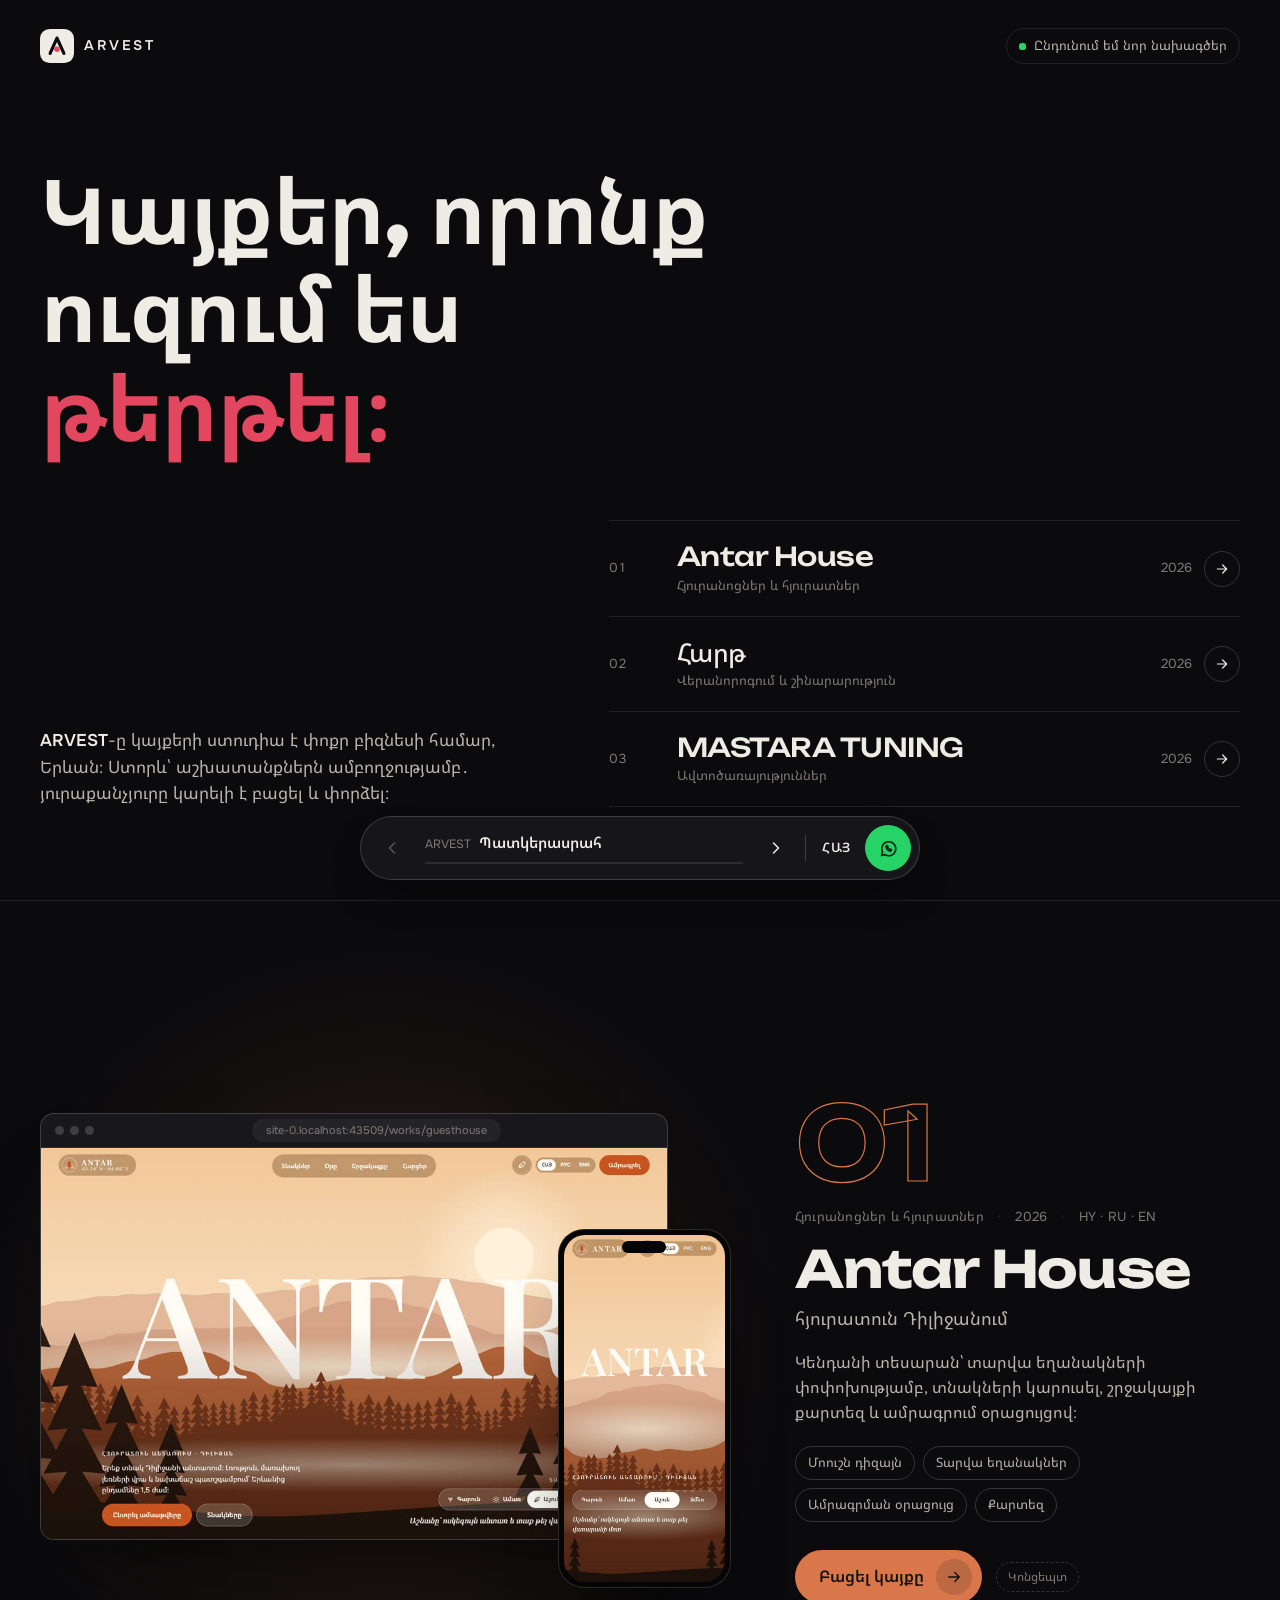
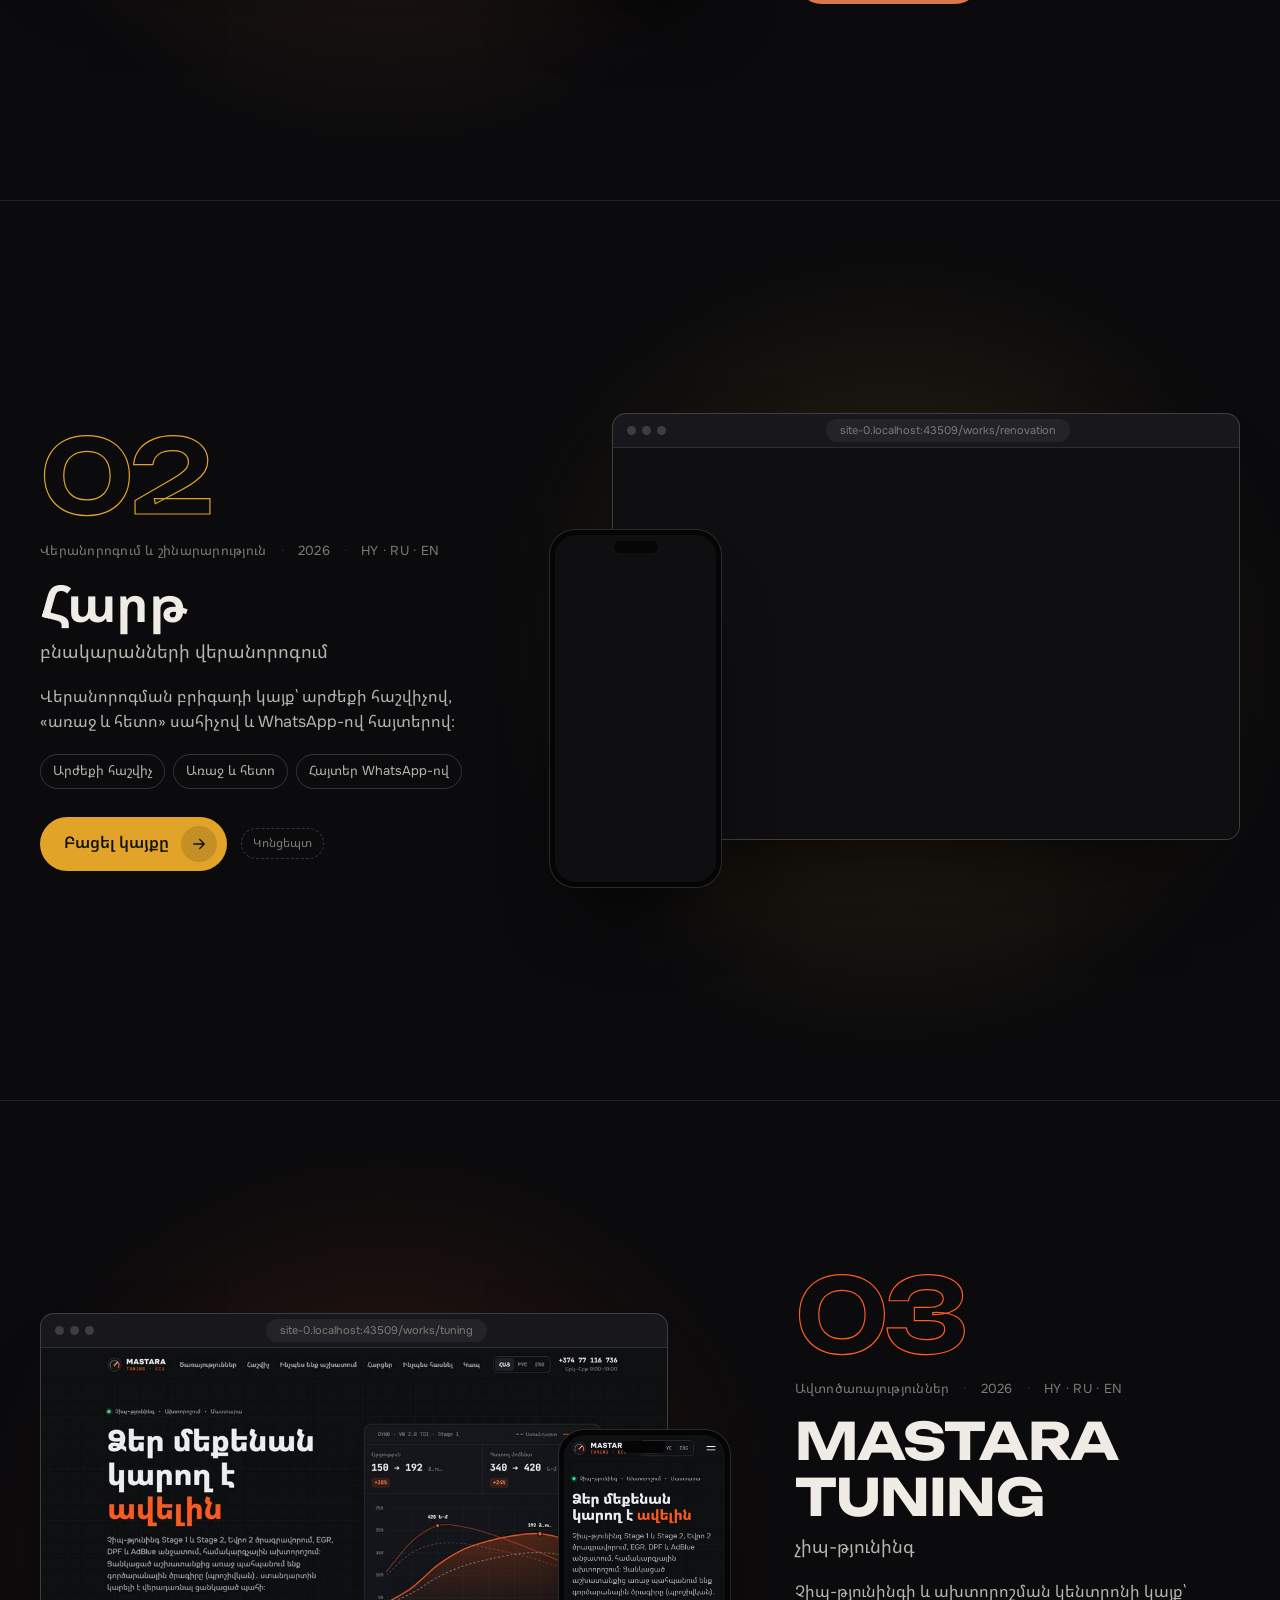
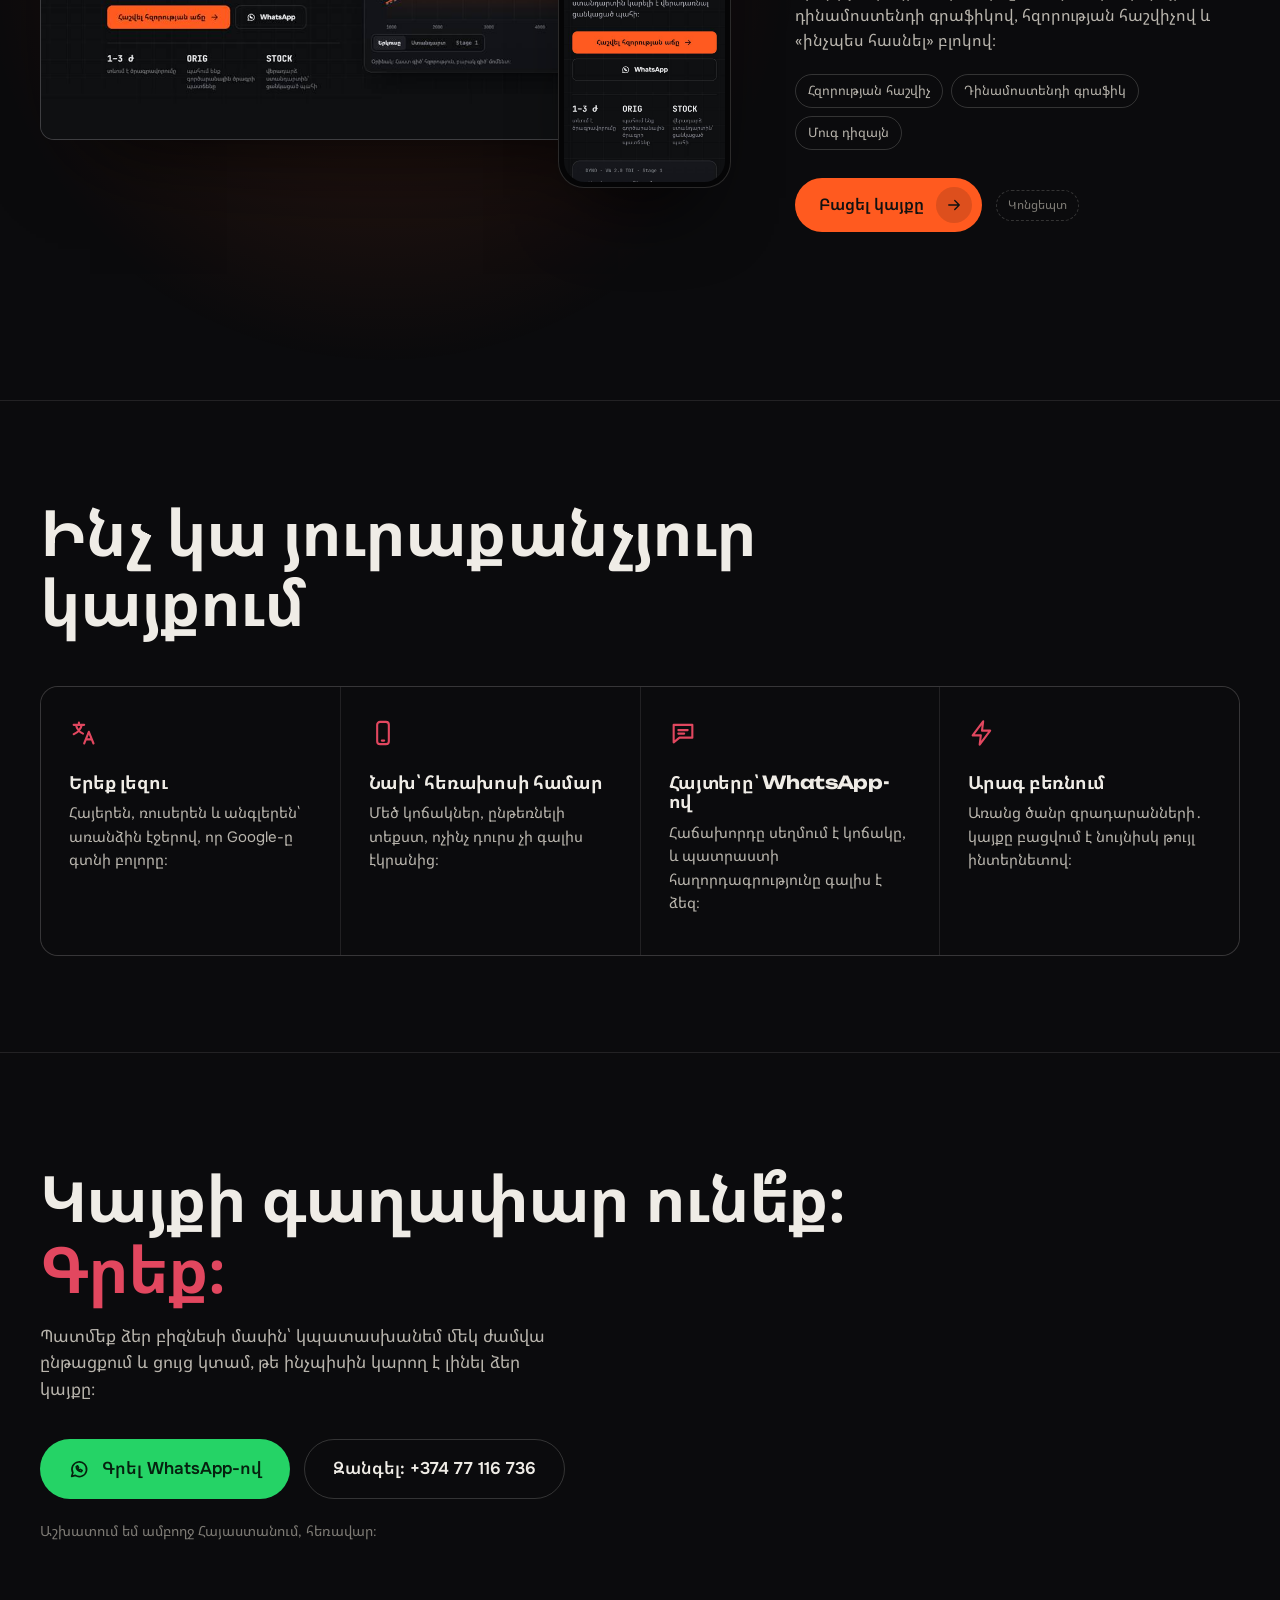
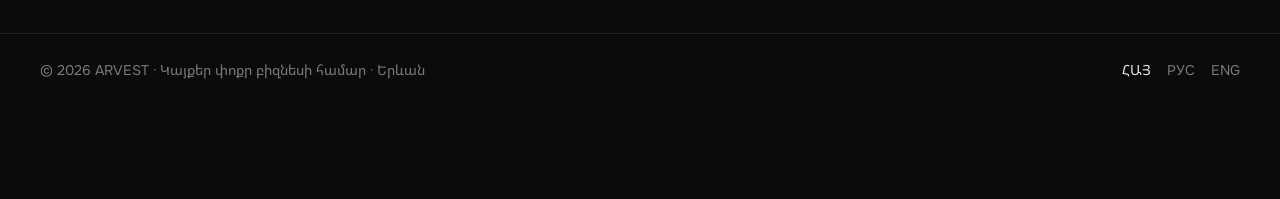
<file: index.html>
<!doctype html>
<html lang="hy">
<head>
  <meta charset="utf-8">
  <meta name="viewport" content="width=device-width, initial-scale=1, viewport-fit=cover">
  <title>ARVEST — կայքերի ստուդիա · աշխատանքներ</title>
  <meta name="description" content="ARVEST ստուդիայի աշխատանքները՝ կայքեր փոքր բիզնեսի համար Հայաստանում։ Յուրաքանչյուր նախագիծ կարելի է բացել և փորձել։">
  <meta name="theme-color" content="#0B0B0D">
  <meta property="og:title" content="ARVEST — կայքեր, որոնք ուզում ես թերթել">
  <meta property="og:description" content="Աշխատանքների պատկերասրահ՝ 3 լեզվով, հեռախոսի համար, արագ։">
  <meta property="og:type" content="website">
  <meta property="og:url" content="https://razners.github.io/">
  <meta property="og:locale" content="hy_AM">
  <meta property="og:image" content="https://razners.github.io/og.png">
  <meta property="og:image:width" content="1200">
  <meta property="og:image:height" content="630">
  <meta name="twitter:card" content="summary_large_image">
  <link rel="canonical" href="https://razners.github.io/">
  <link rel="alternate" hreflang="hy" href="https://razners.github.io/">
  <link rel="alternate" hreflang="ru" href="https://razners.github.io/ru/">
  <link rel="alternate" hreflang="en" href="https://razners.github.io/en/">
  <link rel="alternate" hreflang="x-default" href="https://razners.github.io/">
  <link rel="icon" href="favicon.svg" type="image/svg+xml">
  <link rel="preconnect" href="https://fonts.googleapis.com">
  <link rel="preconnect" href="https://fonts.gstatic.com" crossorigin>
  <link href="https://fonts.googleapis.com/css2?family=Noto+Sans+Armenian:wght@400;600;700&family=Onest:wght@400;600&family=Unbounded:wght@500;600&display=swap" rel="stylesheet">
  <link rel="stylesheet" href="css/style.css">
  <script>(function (h) { var s = location.search.indexOf('noanim') > -1, r = window.matchMedia && matchMedia('(prefers-reduced-motion: reduce)').matches; h.classList.add('js', s ? 'static' : (r || !('IntersectionObserver' in window) ? 'calm' : 'anim')); })(document.documentElement);</script>
  <script type="application/ld+json">
  {
    "@context": "https://schema.org",
    "@type": "ProfessionalService",
    "name": "ARVEST",
    "description": "Կայքեր փոքր բիզնեսի համար · Երևան",
    "telephone": "+37477116736",
    "areaServed": "AM",
    "url": "https://razners.github.io/",
    "address": { "@type": "PostalAddress", "addressLocality": "Երևան", "addressCountry": "AM" }
  }
  </script>
</head>
<body>

<main id="top">
  <section class="intro" id="intro" data-tag="intro">
    <div class="container intro__top">
      <a class="mark" href="#top" aria-label="ARVEST — գլխավոր"><svg viewBox="0 0 32 32" aria-hidden="true"><rect width="32" height="32" rx="9" fill="#EFECE6"/><path d="M9.5 23 16 8.5 22.5 23" fill="none" stroke="#0B0B0D" stroke-width="3" stroke-linecap="round" stroke-linejoin="round"/><circle cx="16" cy="19" r="2.6" fill="#E2475F"/></svg><span>ARVEST</span></a>
      <span class="status"><i aria-hidden="true"></i>Ընդունում եմ նոր նախագծեր</span>
    </div>
    <div class="container intro__body">
      <h1 aria-label="Կայքեր, որոնք ուզում ես թերթել"><span aria-hidden="true"><span class="ln"><span style="--i:0">Կայքեր, որոնք</span></span><span class="ln"><span style="--i:1">ուզում ես</span></span><span class="ln"><span style="--i:2"><em>թերթել։</em></span></span></span></h1>
      <div class="intro__foot">
        <p class="intro__lead"><b>ARVEST</b>-ը կայքերի ստուդիա է փոքր բիզնեսի համար, Երևան։ Ստորև՝ աշխատանքներն ամբողջությամբ․ յուրաքանչյուրը կարելի է բացել և փորձել։</p>
        <!-- Указатель и галерея строятся из data/projects.json (админка: app.pagescms.org) -->
        <ol class="index" id="index" aria-label="Աշխատանքների ցանկ"><li><a href="works/guesthouse/"><span class="index__n">01</span><span><span class="index__t">Antar House</span></span><span class="index__go"><svg class="i" viewBox="0 0 24 24" aria-hidden="true"><path d="M5 12h14M13 6l6 6-6 6"/></svg></span></a></li><li><a href="works/renovation/"><span class="index__n">02</span><span><span class="index__t">Հարթ</span></span><span class="index__go"><svg class="i" viewBox="0 0 24 24" aria-hidden="true"><path d="M5 12h14M13 6l6 6-6 6"/></svg></span></a></li><li><a href="works/tuning/"><span class="index__n">03</span><span><span class="index__t">MASTARA TUNING</span></span><span class="index__go"><svg class="i" viewBox="0 0 24 24" aria-hidden="true"><path d="M5 12h14M13 6l6 6-6 6"/></svg></span></a></li></ol>
      </div>
    </div>
  </section>

  <section class="gallery" id="works" aria-label="Աշխատանքներ"></section>

  <section class="basics" id="basics" data-tag="basics">
    <div class="container">
      <h2 class="rv">Ինչ կա յուրաքանչյուր կայքում</h2>
      <div class="basics__grid"><div class="basic rv" style="--i:0"><svg class="i" viewBox="0 0 24 24" aria-hidden="true"><path d="M4 5h9M8.5 3v2M6 5c.6 3.4 2.8 6 6 7.5M11 5c-.8 3.6-3.4 6.6-7 8"/><path d="M13 21l4-10 4 10M14.4 17.5h5.2"/></svg><h3>Երեք լեզու</h3><p>Հայերեն, ռուսերեն և անգլերեն՝ առանձին էջերով, որ Google-ը գտնի բոլորը։</p></div><div class="basic rv" style="--i:1"><svg class="i" viewBox="0 0 24 24" aria-hidden="true"><rect x="7" y="2.5" width="10" height="19" rx="2.5"/><path d="M11 18.5h2"/></svg><h3>Նախ՝ հեռախոսի համար</h3><p>Մեծ կոճակներ, ընթեռնելի տեքստ, ոչինչ դուրս չի գալիս էկրանից։</p></div><div class="basic rv" style="--i:2"><svg class="i" viewBox="0 0 24 24" aria-hidden="true"><path d="M4 5h16v11H9l-5 4z"/><path d="M8 9.5h8M8 12.5h5"/></svg><h3>Հայտերը՝ WhatsApp-ով</h3><p>Հաճախորդը սեղմում է կոճակը, և պատրաստի հաղորդագրությունը գալիս է ձեզ։</p></div><div class="basic rv" style="--i:3"><svg class="i" viewBox="0 0 24 24" aria-hidden="true"><path d="M13 2L4 14h7l-1 8 9-12h-7z"/></svg><h3>Արագ բեռնում</h3><p>Առանց ծանր գրադարանների․ կայքը բացվում է նույնիսկ թույլ ինտերնետով։</p></div></div>
    </div>
  </section>

  <section class="contact" id="contact" data-tag="contact">
    <div class="container">
      <h2 class="rv">Կայքի գաղափար ունե՞ք։ <em>Գրեք։</em></h2>
      <p class="contact__lead rv">Պատմեք ձեր բիզնեսի մասին՝ կպատասխանեմ մեկ ժամվա ընթացքում և ցույց կտամ, թե ինչպիսին կարող է լինել ձեր կայքը։</p>
      <div class="contact__act rv">
        <a class="cta cta--wa" href="https://wa.me/37477116736?text=%D4%B2%D5%A1%D6%80%D6%87%20%D5%81%D5%A5%D5%A6%D6%89%20%D5%8F%D5%A5%D5%BD%D5%A1%20%D5%B1%D5%A5%D6%80%20%D5%A1%D5%B7%D5%AD%D5%A1%D5%BF%D5%A1%D5%B6%D6%84%D5%B6%D5%A5%D6%80%D5%A8%2C%20%D5%B8%D6%82%D5%A6%D5%B8%D6%82%D5%B4%20%D5%A5%D5%B4%20%D5%AF%D5%A1%D5%B5%D6%84%D6%89" target="_blank" rel="noopener"><svg class="i" viewBox="0 0 24 24" aria-hidden="true"><path d="M4 20l1.3-3.9A8 8 0 1 1 8 19z"/><path d="M9 9.5c0 3 2.5 5.5 5.5 5.5l1-1.5-2-1-1 .8a4 4 0 0 1-1.8-1.8l.8-1-1-2z"/></svg>Գրել WhatsApp-ով</a>
        <a class="cta cta--line" href="tel:+37477116736">Զանգել: +374 77 116 736</a>
      </div>
      <p class="contact__note rv">Աշխատում եմ ամբողջ Հայաստանում, հեռավար։</p>
    </div>
  </section>
</main>

<footer class="footer">
  <div class="container">
    <p>© <span id="year">2026</span> ARVEST · Կայքեր փոքր բիզնեսի համար · Երևան</p>
    <nav aria-label="Լեզու"><span aria-current="true">ՀԱՅ</span><a href="ru/" hreflang="ru" lang="ru" data-lang>РУС</a><a href="en/" hreflang="en" lang="en" data-lang>ENG</a></nav>
  </div>
</footer>

<nav class="tag" id="tag" aria-label="Պատկերասրահի նավիգացիա">
  <button class="tag__btn" type="button" data-step="-1" aria-label="Նախորդ աշխատանքը"><svg class="i" viewBox="0 0 24 24" aria-hidden="true"><path d="M15 6l-6 6 6 6"/></svg></button>
  <a class="tag__now" href="#top">
    <span class="tag__txt"><span class="tag__n">ARVEST</span><span class="tag__t">Պատկերասրահ</span></span>
    <span class="tag__bar" aria-hidden="true"><b></b></span>
  </a>
  <button class="tag__btn" type="button" data-step="1" aria-label="Հաջորդ աշխատանքը"><svg class="i" viewBox="0 0 24 24" aria-hidden="true"><path d="M9 6l6 6-6 6"/></svg></button>
  <i class="tag__sep" aria-hidden="true"></i>
  <details class="tag__lang">
    <summary aria-label="Լեզու">ՀԱՅ</summary>
    <ul><li><span aria-current="true">Հայերեն <small>ՀԱՅ</small></span></li><li><a href="ru/" hreflang="ru" lang="ru" data-lang>Русский <small>РУС</small></a></li><li><a href="en/" hreflang="en" lang="en" data-lang>English <small>ENG</small></a></li></ul>
  </details>
  <a class="tag__wa" href="https://wa.me/37477116736?text=%D4%B2%D5%A1%D6%80%D6%87%20%D5%81%D5%A5%D5%A6%D6%89%20%D5%8F%D5%A5%D5%BD%D5%A1%20%D5%B1%D5%A5%D6%80%20%D5%A1%D5%B7%D5%AD%D5%A1%D5%BF%D5%A1%D5%B6%D6%84%D5%B6%D5%A5%D6%80%D5%A8%2C%20%D5%B8%D6%82%D5%A6%D5%B8%D6%82%D5%B4%20%D5%A5%D5%B4%20%D5%AF%D5%A1%D5%B5%D6%84%D6%89" target="_blank" rel="noopener" aria-label="WhatsApp"><svg class="i" viewBox="0 0 24 24" aria-hidden="true"><path d="M4 20l1.3-3.9A8 8 0 1 1 8 19z"/><path d="M9 9.5c0 3 2.5 5.5 5.5 5.5l1-1.5-2-1-1 .8a4 4 0 0 1-1.8-1.8l.8-1-1-2z"/></svg></a>
</nav>

<script src="js/main.js"></script>
</body>
</html>
</file>
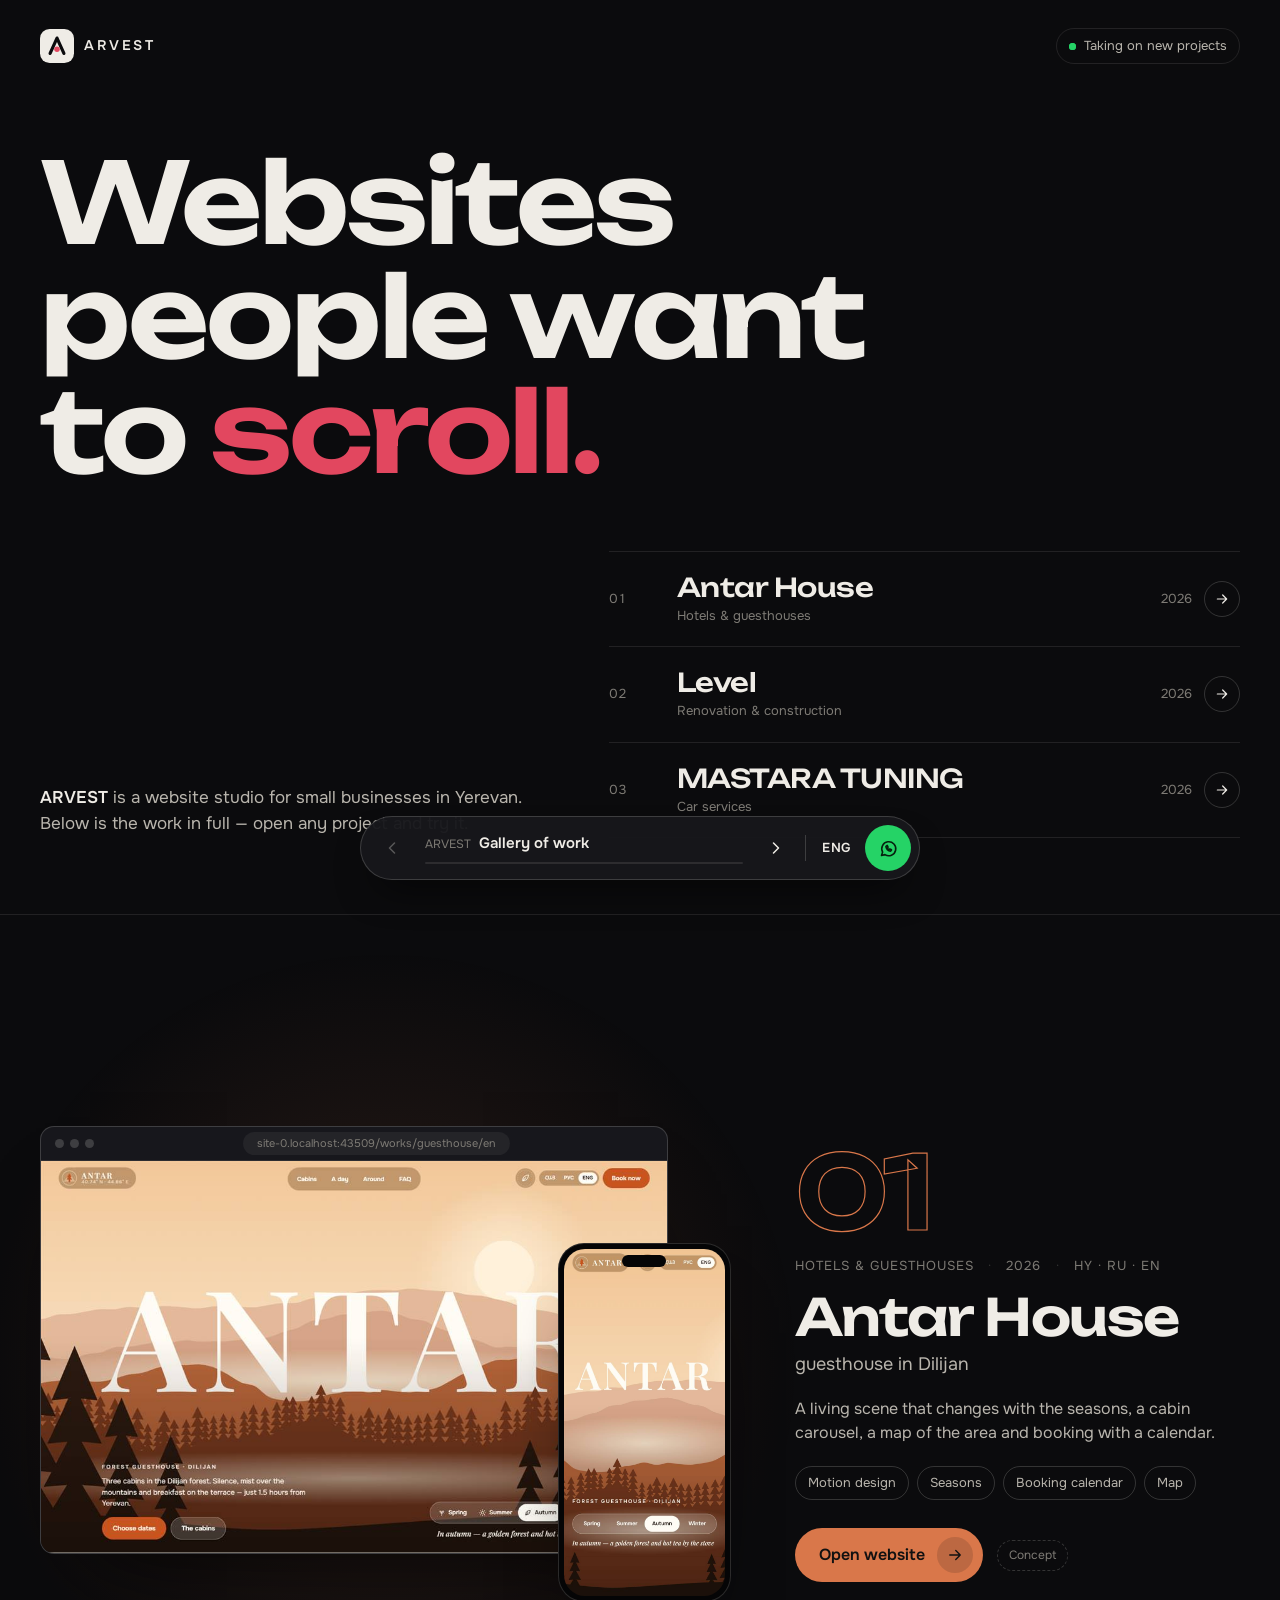
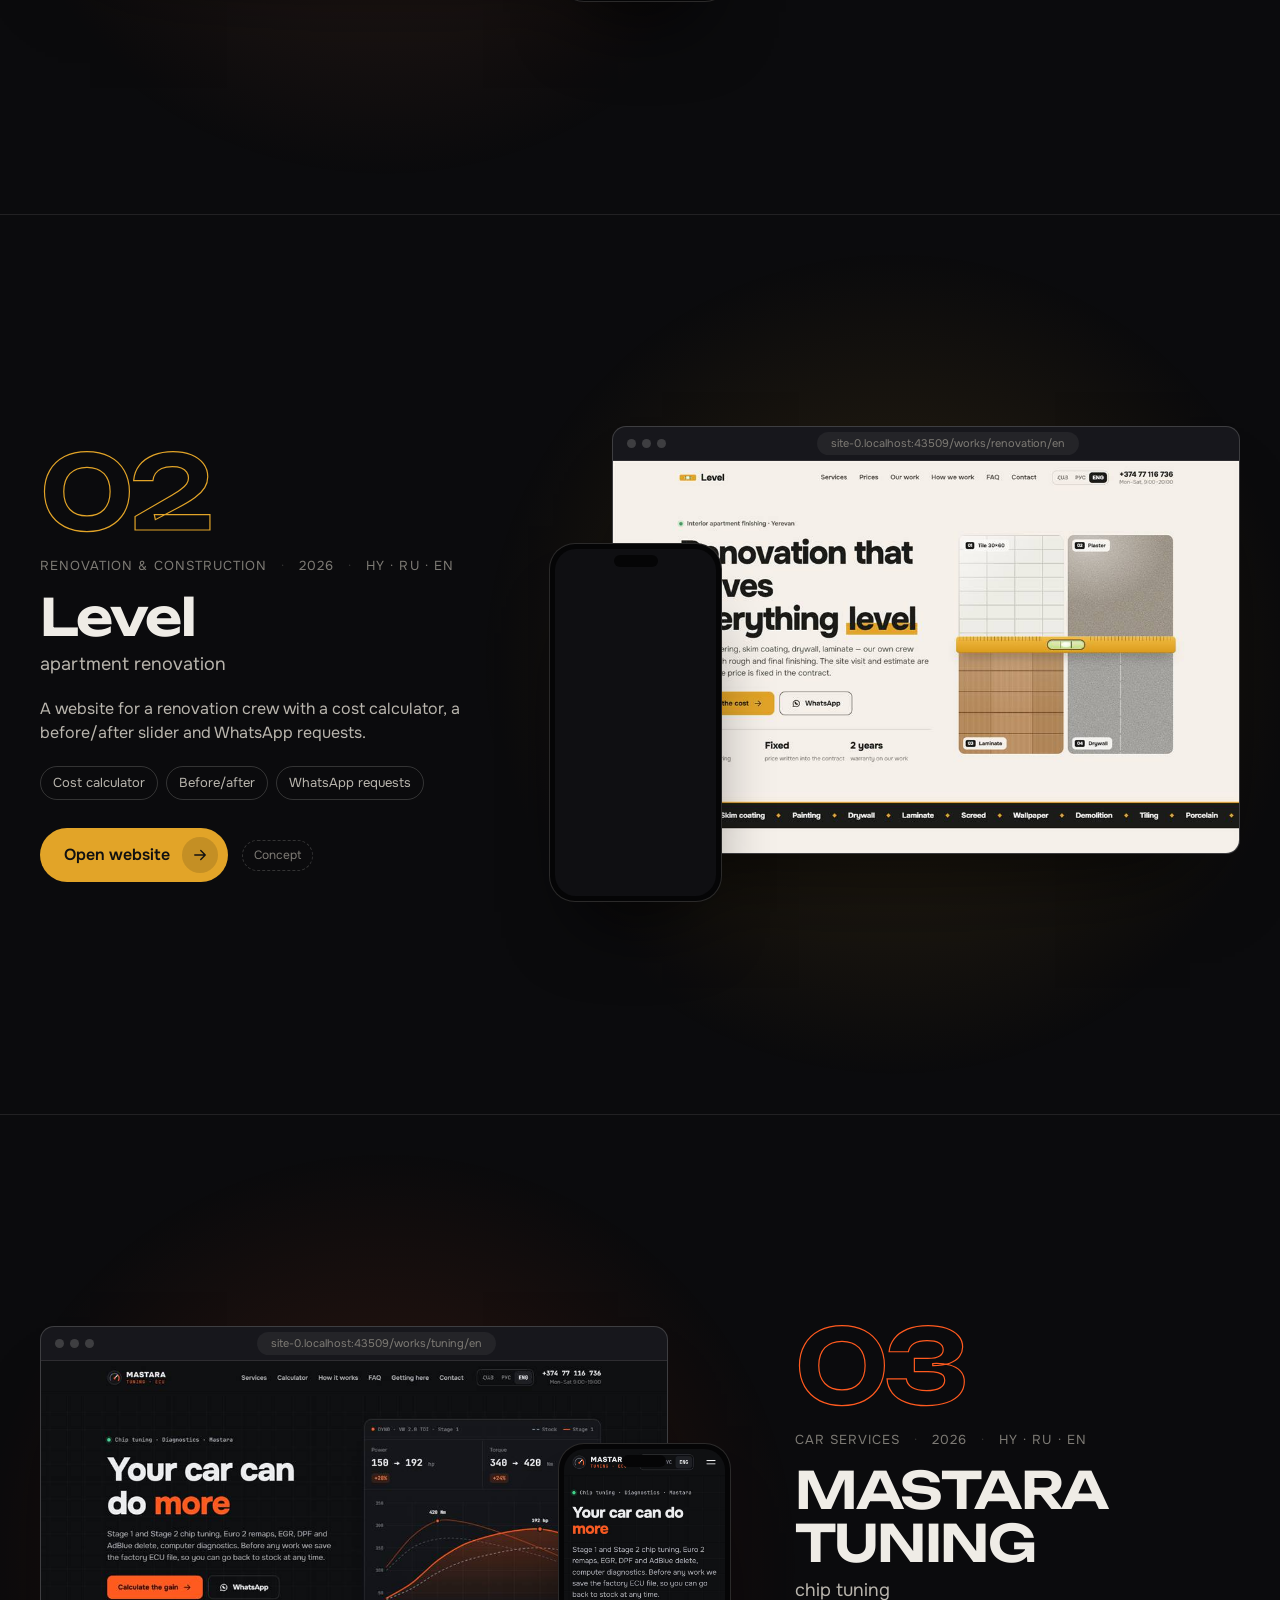
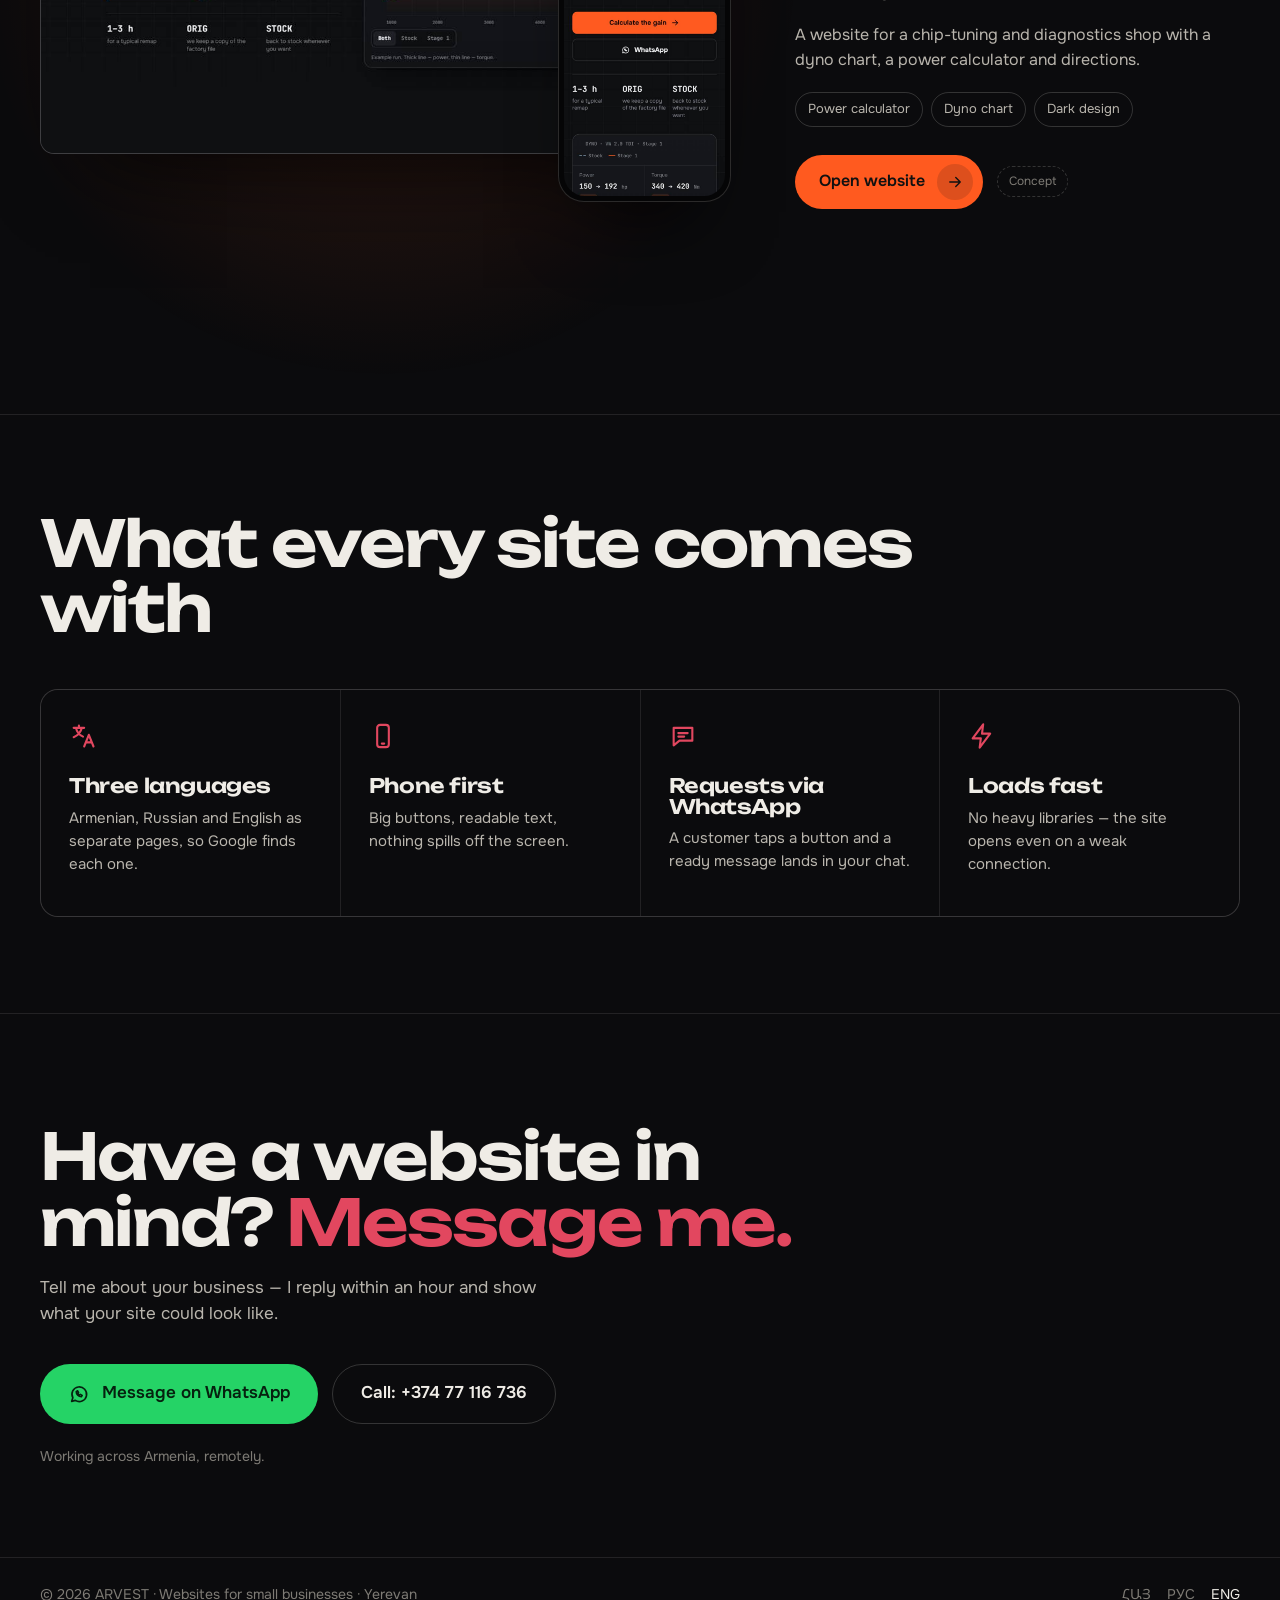
<file: en/index.html>
<!doctype html>
<html lang="en">
<head>
  <meta charset="utf-8">
  <meta name="viewport" content="width=device-width, initial-scale=1, viewport-fit=cover">
  <title>ARVEST — website studio · work</title>
  <meta name="description" content="Work by ARVEST: websites for small businesses in Armenia. Every project opens in full — try it yourself.">
  <meta name="theme-color" content="#0B0B0D">
  <meta property="og:title" content="ARVEST — websites people want to scroll">
  <meta property="og:description" content="A gallery of work: in 3 languages, made for phones, fast.">
  <meta property="og:type" content="website">
  <meta property="og:url" content="https://razners.github.io/en/">
  <meta property="og:locale" content="en_US">
  <meta property="og:image" content="https://razners.github.io/en/og.png">
  <meta property="og:image:width" content="1200">
  <meta property="og:image:height" content="630">
  <meta name="twitter:card" content="summary_large_image">
  <link rel="canonical" href="https://razners.github.io/en/">
  <link rel="alternate" hreflang="hy" href="https://razners.github.io/">
  <link rel="alternate" hreflang="ru" href="https://razners.github.io/ru/">
  <link rel="alternate" hreflang="en" href="https://razners.github.io/en/">
  <link rel="alternate" hreflang="x-default" href="https://razners.github.io/">
  <link rel="icon" href="../favicon.svg" type="image/svg+xml">
  <link rel="preconnect" href="https://fonts.googleapis.com">
  <link rel="preconnect" href="https://fonts.gstatic.com" crossorigin>
  <link href="https://fonts.googleapis.com/css2?family=Noto+Sans+Armenian:wght@400;600;700&family=Onest:wght@400;600&family=Unbounded:wght@500;600&display=swap" rel="stylesheet">
  <link rel="stylesheet" href="../css/style.css">
  <script>(function (h) { var s = location.search.indexOf('noanim') > -1, r = window.matchMedia && matchMedia('(prefers-reduced-motion: reduce)').matches; h.classList.add('js', s ? 'static' : (r || !('IntersectionObserver' in window) ? 'calm' : 'anim')); })(document.documentElement);</script>
  <script type="application/ld+json">
  {
    "@context": "https://schema.org",
    "@type": "ProfessionalService",
    "name": "ARVEST",
    "description": "Websites for small businesses · Yerevan",
    "telephone": "+37477116736",
    "areaServed": "AM",
    "url": "https://razners.github.io/en/",
    "address": { "@type": "PostalAddress", "addressLocality": "Yerevan", "addressCountry": "AM" }
  }
  </script>
</head>
<body>

<main id="top">
  <section class="intro" id="intro" data-tag="intro">
    <div class="container intro__top">
      <a class="mark" href="#top" aria-label="ARVEST — home"><svg viewBox="0 0 32 32" aria-hidden="true"><rect width="32" height="32" rx="9" fill="#EFECE6"/><path d="M9.5 23 16 8.5 22.5 23" fill="none" stroke="#0B0B0D" stroke-width="3" stroke-linecap="round" stroke-linejoin="round"/><circle cx="16" cy="19" r="2.6" fill="#E2475F"/></svg><span>ARVEST</span></a>
      <span class="status"><i aria-hidden="true"></i>Taking on new projects</span>
    </div>
    <div class="container intro__body">
      <h1 aria-label="Websites people want to scroll"><span aria-hidden="true"><span class="ln"><span style="--i:0">Websites</span></span><span class="ln"><span style="--i:1">people want</span></span><span class="ln"><span style="--i:2">to <em>scroll.</em></span></span></span></h1>
      <div class="intro__foot">
        <p class="intro__lead"><b>ARVEST</b> is a website studio for small businesses in Yerevan. Below is the work in full — open any project and try it.</p>
        <!-- Указатель и галерея строятся из data/projects.json (админка: app.pagescms.org) -->
        <ol class="index" id="index" aria-label="List of work"><li><a href="../works/guesthouse/en/"><span class="index__n">01</span><span><span class="index__t">Antar House</span></span><span class="index__go"><svg class="i" viewBox="0 0 24 24" aria-hidden="true"><path d="M5 12h14M13 6l6 6-6 6"/></svg></span></a></li><li><a href="../works/renovation/en/"><span class="index__n">02</span><span><span class="index__t">Level</span></span><span class="index__go"><svg class="i" viewBox="0 0 24 24" aria-hidden="true"><path d="M5 12h14M13 6l6 6-6 6"/></svg></span></a></li><li><a href="../works/tuning/en/"><span class="index__n">03</span><span><span class="index__t">MASTARA TUNING</span></span><span class="index__go"><svg class="i" viewBox="0 0 24 24" aria-hidden="true"><path d="M5 12h14M13 6l6 6-6 6"/></svg></span></a></li></ol>
      </div>
    </div>
  </section>

  <section class="gallery" id="works" aria-label="Work"></section>

  <section class="basics" id="basics" data-tag="basics">
    <div class="container">
      <h2 class="rv">What every site comes with</h2>
      <div class="basics__grid"><div class="basic rv" style="--i:0"><svg class="i" viewBox="0 0 24 24" aria-hidden="true"><path d="M4 5h9M8.5 3v2M6 5c.6 3.4 2.8 6 6 7.5M11 5c-.8 3.6-3.4 6.6-7 8"/><path d="M13 21l4-10 4 10M14.4 17.5h5.2"/></svg><h3>Three languages</h3><p>Armenian, Russian and English as separate pages, so Google finds each one.</p></div><div class="basic rv" style="--i:1"><svg class="i" viewBox="0 0 24 24" aria-hidden="true"><rect x="7" y="2.5" width="10" height="19" rx="2.5"/><path d="M11 18.5h2"/></svg><h3>Phone first</h3><p>Big buttons, readable text, nothing spills off the screen.</p></div><div class="basic rv" style="--i:2"><svg class="i" viewBox="0 0 24 24" aria-hidden="true"><path d="M4 5h16v11H9l-5 4z"/><path d="M8 9.5h8M8 12.5h5"/></svg><h3>Requests via WhatsApp</h3><p>A customer taps a button and a ready message lands in your chat.</p></div><div class="basic rv" style="--i:3"><svg class="i" viewBox="0 0 24 24" aria-hidden="true"><path d="M13 2L4 14h7l-1 8 9-12h-7z"/></svg><h3>Loads fast</h3><p>No heavy libraries — the site opens even on a weak connection.</p></div></div>
    </div>
  </section>

  <section class="contact" id="contact" data-tag="contact">
    <div class="container">
      <h2 class="rv">Have a website in mind? <em>Message me.</em></h2>
      <p class="contact__lead rv">Tell me about your business — I reply within an hour and show what your site could look like.</p>
      <div class="contact__act rv">
        <a class="cta cta--wa" href="https://wa.me/37477116736?text=Hello%21%20I%20saw%20your%20work%20and%20would%20like%20a%20website." target="_blank" rel="noopener"><svg class="i" viewBox="0 0 24 24" aria-hidden="true"><path d="M4 20l1.3-3.9A8 8 0 1 1 8 19z"/><path d="M9 9.5c0 3 2.5 5.5 5.5 5.5l1-1.5-2-1-1 .8a4 4 0 0 1-1.8-1.8l.8-1-1-2z"/></svg>Message on WhatsApp</a>
        <a class="cta cta--line" href="tel:+37477116736">Call: +374 77 116 736</a>
      </div>
      <p class="contact__note rv">Working across Armenia, remotely.</p>
    </div>
  </section>
</main>

<footer class="footer">
  <div class="container">
    <p>© <span id="year">2026</span> ARVEST · Websites for small businesses · Yerevan</p>
    <nav aria-label="Language"><a href="../" hreflang="hy" lang="hy" data-lang>ՀԱՅ</a><a href="../ru/" hreflang="ru" lang="ru" data-lang>РУС</a><span aria-current="true">ENG</span></nav>
  </div>
</footer>

<nav class="tag" id="tag" aria-label="Gallery navigation">
  <button class="tag__btn" type="button" data-step="-1" aria-label="Previous project"><svg class="i" viewBox="0 0 24 24" aria-hidden="true"><path d="M15 6l-6 6 6 6"/></svg></button>
  <a class="tag__now" href="#top">
    <span class="tag__txt"><span class="tag__n">ARVEST</span><span class="tag__t">Gallery of work</span></span>
    <span class="tag__bar" aria-hidden="true"><b></b></span>
  </a>
  <button class="tag__btn" type="button" data-step="1" aria-label="Next project"><svg class="i" viewBox="0 0 24 24" aria-hidden="true"><path d="M9 6l6 6-6 6"/></svg></button>
  <i class="tag__sep" aria-hidden="true"></i>
  <details class="tag__lang">
    <summary aria-label="Language">ENG</summary>
    <ul><li><a href="../" hreflang="hy" lang="hy" data-lang>Հայերեն <small>ՀԱՅ</small></a></li><li><a href="../ru/" hreflang="ru" lang="ru" data-lang>Русский <small>РУС</small></a></li><li><span aria-current="true">English <small>ENG</small></span></li></ul>
  </details>
  <a class="tag__wa" href="https://wa.me/37477116736?text=Hello%21%20I%20saw%20your%20work%20and%20would%20like%20a%20website." target="_blank" rel="noopener" aria-label="WhatsApp"><svg class="i" viewBox="0 0 24 24" aria-hidden="true"><path d="M4 20l1.3-3.9A8 8 0 1 1 8 19z"/><path d="M9 9.5c0 3 2.5 5.5 5.5 5.5l1-1.5-2-1-1 .8a4 4 0 0 1-1.8-1.8l.8-1-1-2z"/></svg></a>
</nav>

<script src="../js/main.js"></script>
</body>
</html>
</file>
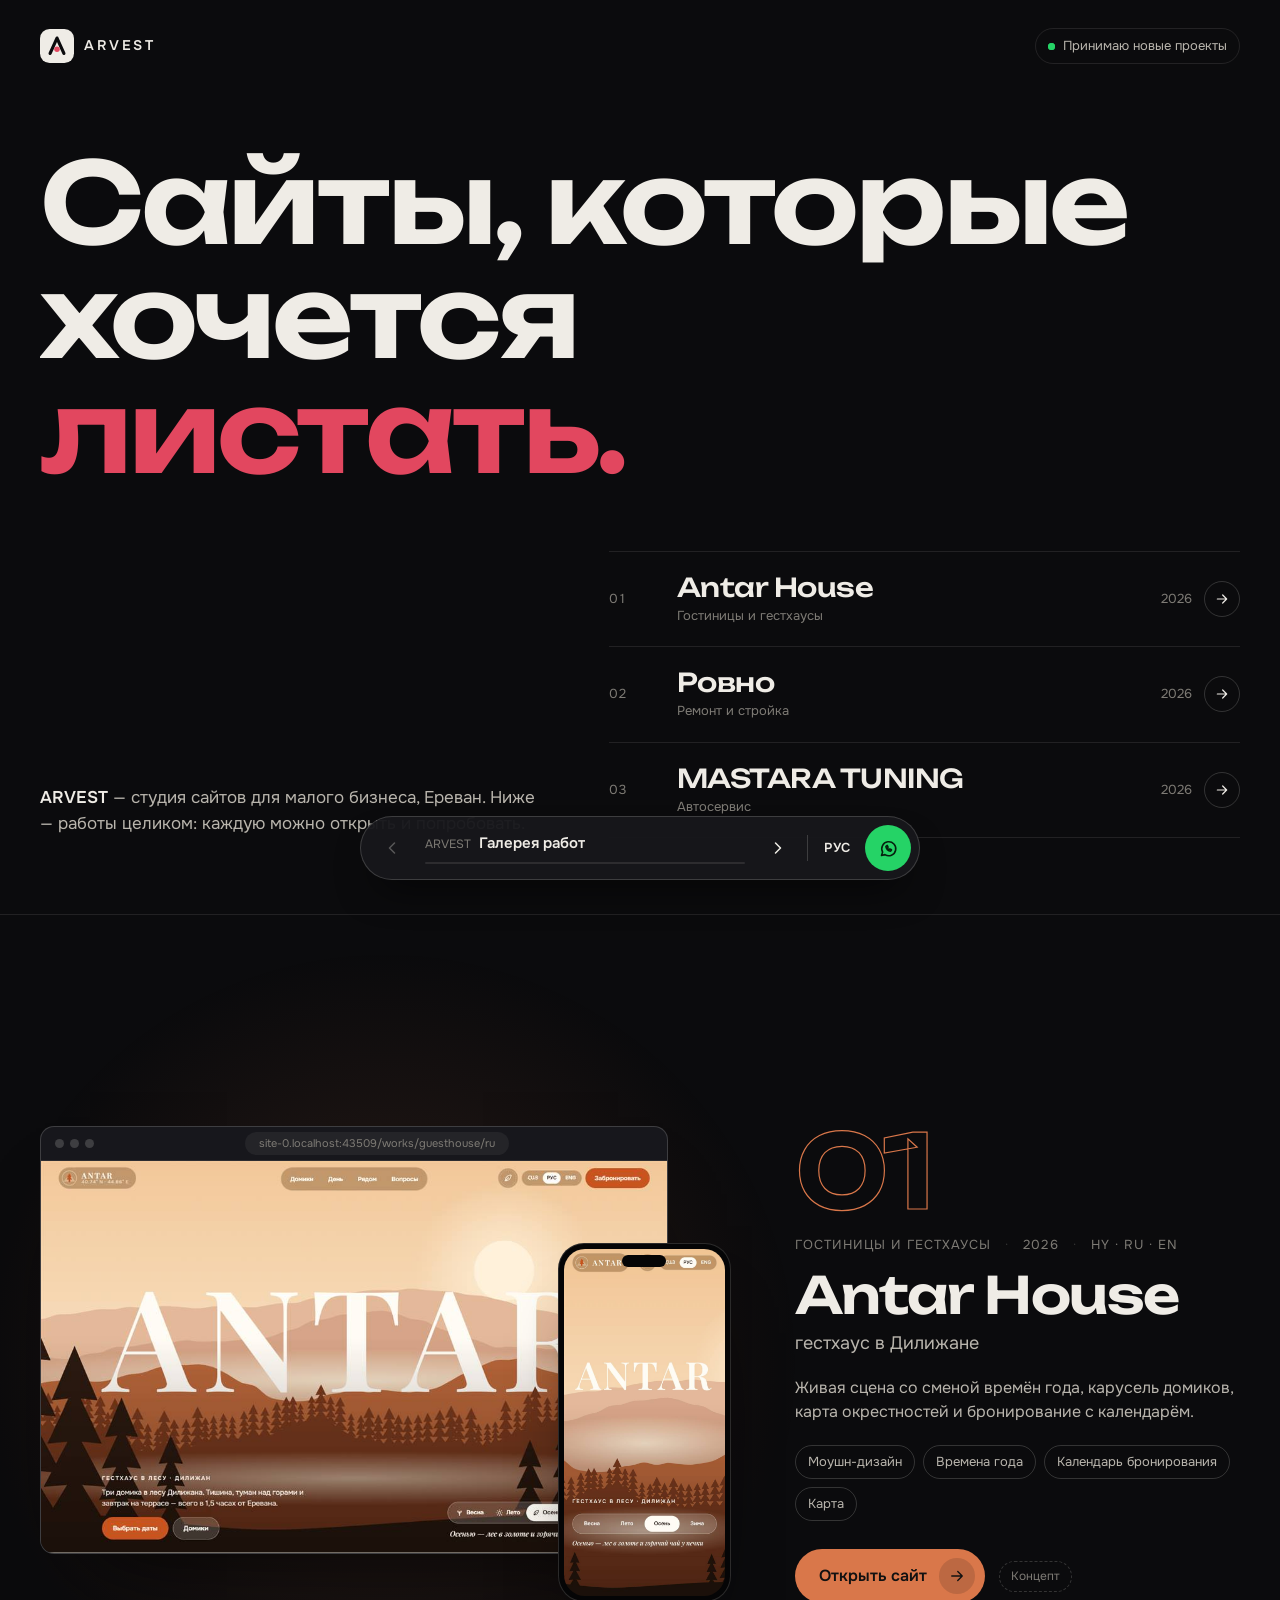
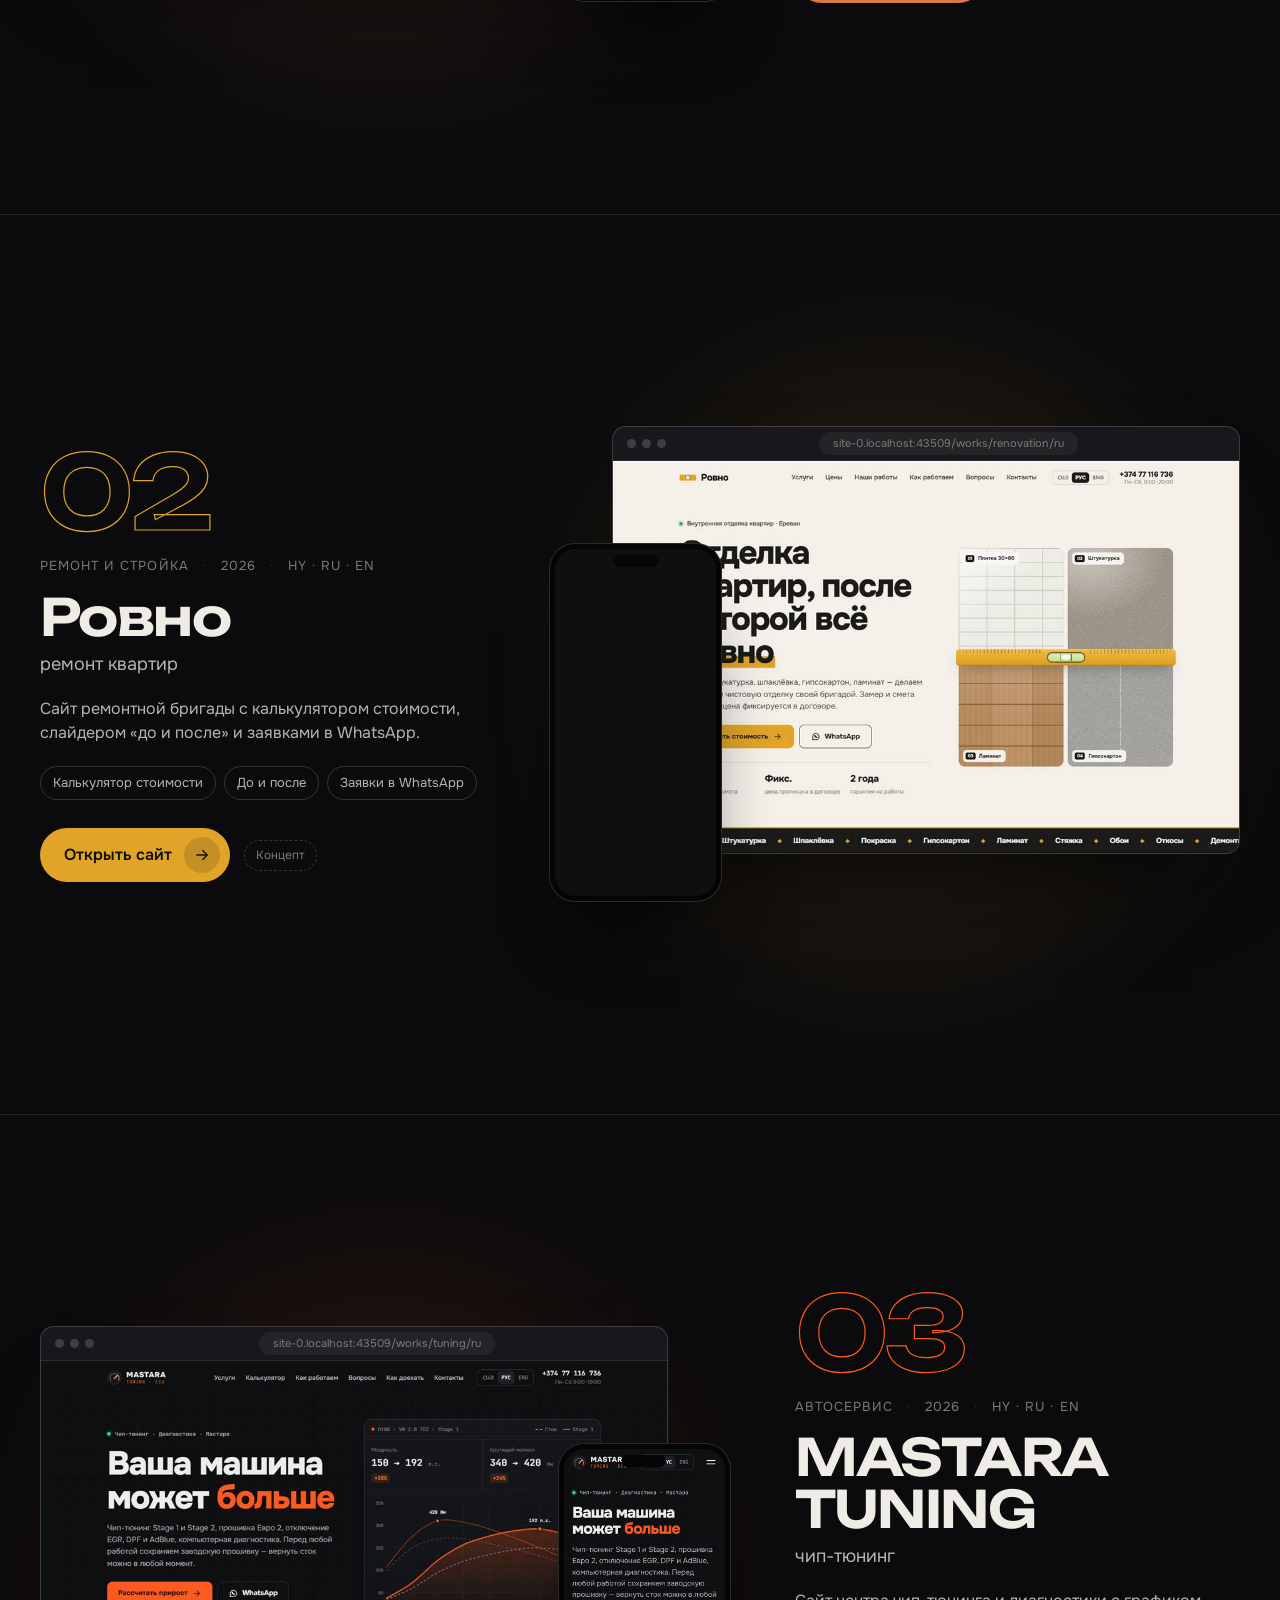
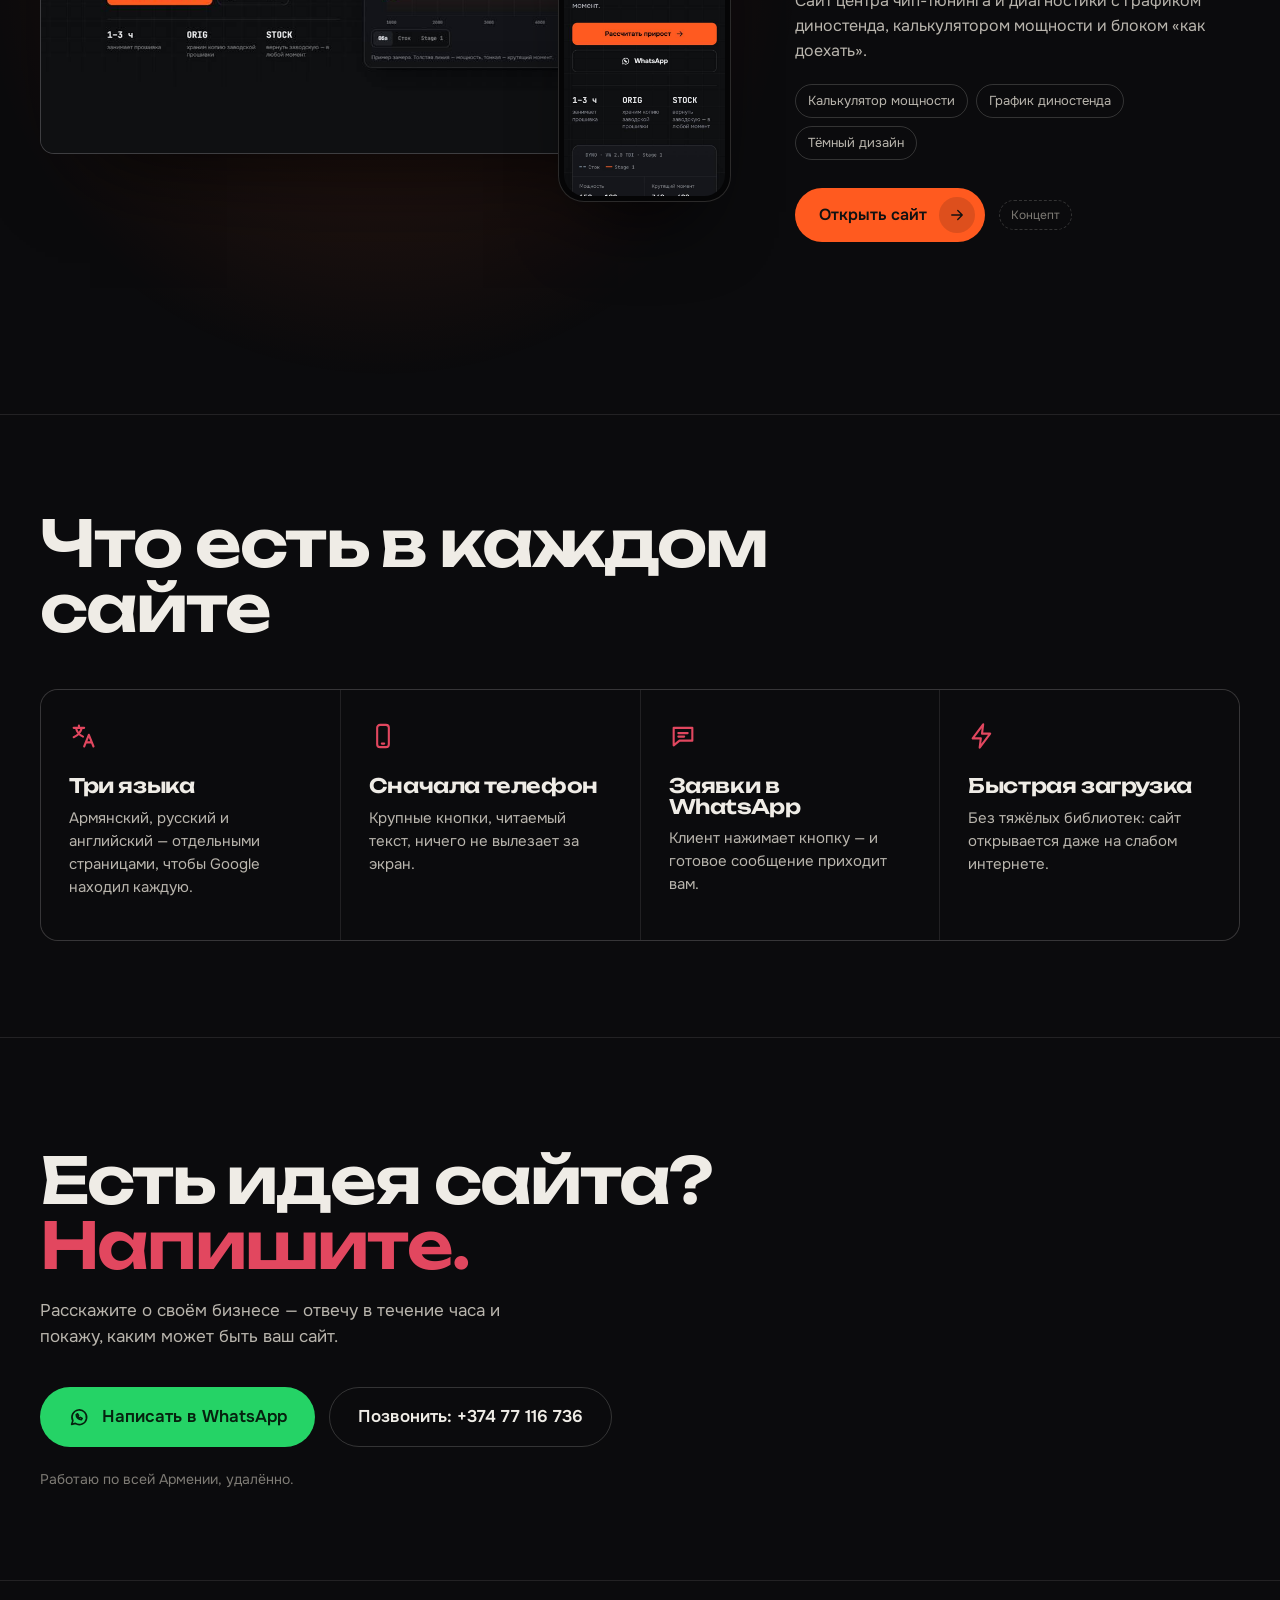
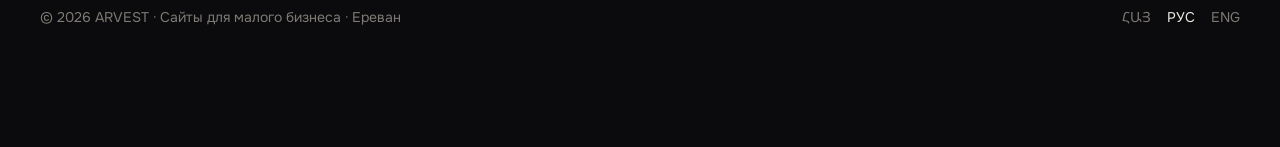
<file: ru/index.html>
<!doctype html>
<html lang="ru">
<head>
  <meta charset="utf-8">
  <meta name="viewport" content="width=device-width, initial-scale=1, viewport-fit=cover">
  <title>ARVEST — студия сайтов · работы</title>
  <meta name="description" content="Работы студии ARVEST: сайты для малого бизнеса в Армении. Каждый проект можно открыть и попробовать.">
  <meta name="theme-color" content="#0B0B0D">
  <meta property="og:title" content="ARVEST — сайты, которые хочется листать">
  <meta property="og:description" content="Галерея работ: на 3 языках, удобно с телефона, быстро.">
  <meta property="og:type" content="website">
  <meta property="og:url" content="https://razners.github.io/ru/">
  <meta property="og:locale" content="ru_RU">
  <meta property="og:image" content="https://razners.github.io/ru/og.png">
  <meta property="og:image:width" content="1200">
  <meta property="og:image:height" content="630">
  <meta name="twitter:card" content="summary_large_image">
  <link rel="canonical" href="https://razners.github.io/ru/">
  <link rel="alternate" hreflang="hy" href="https://razners.github.io/">
  <link rel="alternate" hreflang="ru" href="https://razners.github.io/ru/">
  <link rel="alternate" hreflang="en" href="https://razners.github.io/en/">
  <link rel="alternate" hreflang="x-default" href="https://razners.github.io/">
  <link rel="icon" href="../favicon.svg" type="image/svg+xml">
  <link rel="preconnect" href="https://fonts.googleapis.com">
  <link rel="preconnect" href="https://fonts.gstatic.com" crossorigin>
  <link href="https://fonts.googleapis.com/css2?family=Noto+Sans+Armenian:wght@400;600;700&family=Onest:wght@400;600&family=Unbounded:wght@500;600&display=swap" rel="stylesheet">
  <link rel="stylesheet" href="../css/style.css">
  <script>(function (h) { var s = location.search.indexOf('noanim') > -1, r = window.matchMedia && matchMedia('(prefers-reduced-motion: reduce)').matches; h.classList.add('js', s ? 'static' : (r || !('IntersectionObserver' in window) ? 'calm' : 'anim')); })(document.documentElement);</script>
  <script type="application/ld+json">
  {
    "@context": "https://schema.org",
    "@type": "ProfessionalService",
    "name": "ARVEST",
    "description": "Сайты для малого бизнеса · Ереван",
    "telephone": "+37477116736",
    "areaServed": "AM",
    "url": "https://razners.github.io/ru/",
    "address": { "@type": "PostalAddress", "addressLocality": "Ереван", "addressCountry": "AM" }
  }
  </script>
</head>
<body>

<main id="top">
  <section class="intro" id="intro" data-tag="intro">
    <div class="container intro__top">
      <a class="mark" href="#top" aria-label="ARVEST — на главную"><svg viewBox="0 0 32 32" aria-hidden="true"><rect width="32" height="32" rx="9" fill="#EFECE6"/><path d="M9.5 23 16 8.5 22.5 23" fill="none" stroke="#0B0B0D" stroke-width="3" stroke-linecap="round" stroke-linejoin="round"/><circle cx="16" cy="19" r="2.6" fill="#E2475F"/></svg><span>ARVEST</span></a>
      <span class="status"><i aria-hidden="true"></i>Принимаю новые проекты</span>
    </div>
    <div class="container intro__body">
      <h1 aria-label="Сайты, которые хочется листать"><span aria-hidden="true"><span class="ln"><span style="--i:0">Сайты, которые</span></span><span class="ln"><span style="--i:1">хочется</span></span><span class="ln"><span style="--i:2"><em>листать.</em></span></span></span></h1>
      <div class="intro__foot">
        <p class="intro__lead"><b>ARVEST</b> — студия сайтов для малого бизнеса, Ереван. Ниже — работы целиком: каждую можно открыть и попробовать.</p>
        <!-- Указатель и галерея строятся из data/projects.json (админка: app.pagescms.org) -->
        <ol class="index" id="index" aria-label="Список работ"><li><a href="../works/guesthouse/ru/"><span class="index__n">01</span><span><span class="index__t">Antar House</span></span><span class="index__go"><svg class="i" viewBox="0 0 24 24" aria-hidden="true"><path d="M5 12h14M13 6l6 6-6 6"/></svg></span></a></li><li><a href="../works/renovation/ru/"><span class="index__n">02</span><span><span class="index__t">Ровно</span></span><span class="index__go"><svg class="i" viewBox="0 0 24 24" aria-hidden="true"><path d="M5 12h14M13 6l6 6-6 6"/></svg></span></a></li><li><a href="../works/tuning/ru/"><span class="index__n">03</span><span><span class="index__t">MASTARA TUNING</span></span><span class="index__go"><svg class="i" viewBox="0 0 24 24" aria-hidden="true"><path d="M5 12h14M13 6l6 6-6 6"/></svg></span></a></li></ol>
      </div>
    </div>
  </section>

  <section class="gallery" id="works" aria-label="Работы"></section>

  <section class="basics" id="basics" data-tag="basics">
    <div class="container">
      <h2 class="rv">Что есть в каждом сайте</h2>
      <div class="basics__grid"><div class="basic rv" style="--i:0"><svg class="i" viewBox="0 0 24 24" aria-hidden="true"><path d="M4 5h9M8.5 3v2M6 5c.6 3.4 2.8 6 6 7.5M11 5c-.8 3.6-3.4 6.6-7 8"/><path d="M13 21l4-10 4 10M14.4 17.5h5.2"/></svg><h3>Три языка</h3><p>Армянский, русский и английский — отдельными страницами, чтобы Google находил каждую.</p></div><div class="basic rv" style="--i:1"><svg class="i" viewBox="0 0 24 24" aria-hidden="true"><rect x="7" y="2.5" width="10" height="19" rx="2.5"/><path d="M11 18.5h2"/></svg><h3>Сначала телефон</h3><p>Крупные кнопки, читаемый текст, ничего не вылезает за экран.</p></div><div class="basic rv" style="--i:2"><svg class="i" viewBox="0 0 24 24" aria-hidden="true"><path d="M4 5h16v11H9l-5 4z"/><path d="M8 9.5h8M8 12.5h5"/></svg><h3>Заявки в WhatsApp</h3><p>Клиент нажимает кнопку — и готовое сообщение приходит вам.</p></div><div class="basic rv" style="--i:3"><svg class="i" viewBox="0 0 24 24" aria-hidden="true"><path d="M13 2L4 14h7l-1 8 9-12h-7z"/></svg><h3>Быстрая загрузка</h3><p>Без тяжёлых библиотек: сайт открывается даже на слабом интернете.</p></div></div>
    </div>
  </section>

  <section class="contact" id="contact" data-tag="contact">
    <div class="container">
      <h2 class="rv">Есть идея сайта? <em>Напишите.</em></h2>
      <p class="contact__lead rv">Расскажите о своём бизнесе — отвечу в течение часа и покажу, каким может быть ваш сайт.</p>
      <div class="contact__act rv">
        <a class="cta cta--wa" href="https://wa.me/37477116736?text=%D0%97%D0%B4%D1%80%D0%B0%D0%B2%D1%81%D1%82%D0%B2%D1%83%D0%B9%D1%82%D0%B5%21%20%D0%9F%D0%BE%D1%81%D0%BC%D0%BE%D1%82%D1%80%D0%B5%D0%BB%20%D0%B2%D0%B0%D1%88%D0%B8%20%D1%80%D0%B0%D0%B1%D0%BE%D1%82%D1%8B%2C%20%D1%85%D0%BE%D1%87%D1%83%20%D1%81%D0%B0%D0%B9%D1%82." target="_blank" rel="noopener"><svg class="i" viewBox="0 0 24 24" aria-hidden="true"><path d="M4 20l1.3-3.9A8 8 0 1 1 8 19z"/><path d="M9 9.5c0 3 2.5 5.5 5.5 5.5l1-1.5-2-1-1 .8a4 4 0 0 1-1.8-1.8l.8-1-1-2z"/></svg>Написать в WhatsApp</a>
        <a class="cta cta--line" href="tel:+37477116736">Позвонить: +374 77 116 736</a>
      </div>
      <p class="contact__note rv">Работаю по всей Армении, удалённо.</p>
    </div>
  </section>
</main>

<footer class="footer">
  <div class="container">
    <p>© <span id="year">2026</span> ARVEST · Сайты для малого бизнеса · Ереван</p>
    <nav aria-label="Язык"><a href="../" hreflang="hy" lang="hy" data-lang>ՀԱՅ</a><span aria-current="true">РУС</span><a href="../en/" hreflang="en" lang="en" data-lang>ENG</a></nav>
  </div>
</footer>

<nav class="tag" id="tag" aria-label="Навигация по галерее">
  <button class="tag__btn" type="button" data-step="-1" aria-label="Предыдущая работа"><svg class="i" viewBox="0 0 24 24" aria-hidden="true"><path d="M15 6l-6 6 6 6"/></svg></button>
  <a class="tag__now" href="#top">
    <span class="tag__txt"><span class="tag__n">ARVEST</span><span class="tag__t">Галерея работ</span></span>
    <span class="tag__bar" aria-hidden="true"><b></b></span>
  </a>
  <button class="tag__btn" type="button" data-step="1" aria-label="Следующая работа"><svg class="i" viewBox="0 0 24 24" aria-hidden="true"><path d="M9 6l6 6-6 6"/></svg></button>
  <i class="tag__sep" aria-hidden="true"></i>
  <details class="tag__lang">
    <summary aria-label="Язык">РУС</summary>
    <ul><li><a href="../" hreflang="hy" lang="hy" data-lang>Հայերեն <small>ՀԱՅ</small></a></li><li><span aria-current="true">Русский <small>РУС</small></span></li><li><a href="../en/" hreflang="en" lang="en" data-lang>English <small>ENG</small></a></li></ul>
  </details>
  <a class="tag__wa" href="https://wa.me/37477116736?text=%D0%97%D0%B4%D1%80%D0%B0%D0%B2%D1%81%D1%82%D0%B2%D1%83%D0%B9%D1%82%D0%B5%21%20%D0%9F%D0%BE%D1%81%D0%BC%D0%BE%D1%82%D1%80%D0%B5%D0%BB%20%D0%B2%D0%B0%D1%88%D0%B8%20%D1%80%D0%B0%D0%B1%D0%BE%D1%82%D1%8B%2C%20%D1%85%D0%BE%D1%87%D1%83%20%D1%81%D0%B0%D0%B9%D1%82." target="_blank" rel="noopener" aria-label="WhatsApp"><svg class="i" viewBox="0 0 24 24" aria-hidden="true"><path d="M4 20l1.3-3.9A8 8 0 1 1 8 19z"/><path d="M9 9.5c0 3 2.5 5.5 5.5 5.5l1-1.5-2-1-1 .8a4 4 0 0 1-1.8-1.8l.8-1-1-2z"/></svg></a>
</nav>

<script src="../js/main.js"></script>
</body>
</html>
</file>
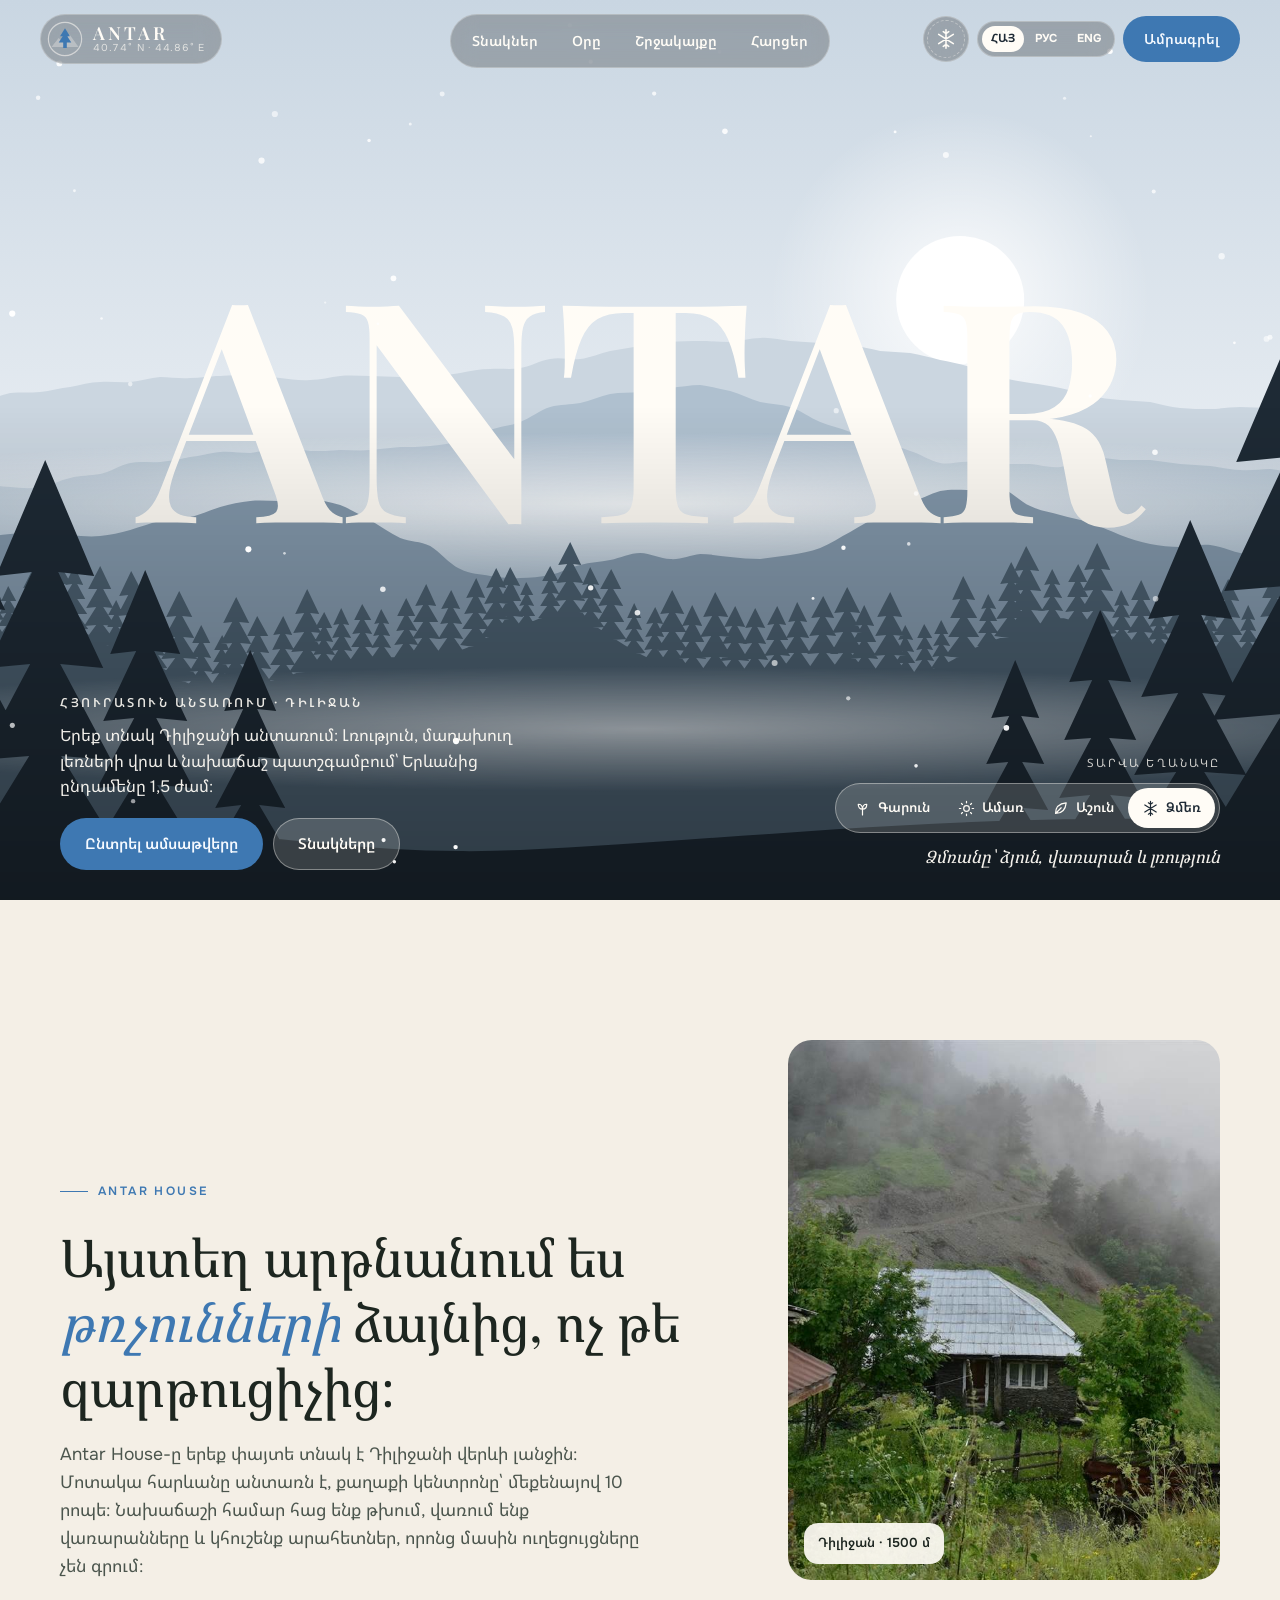
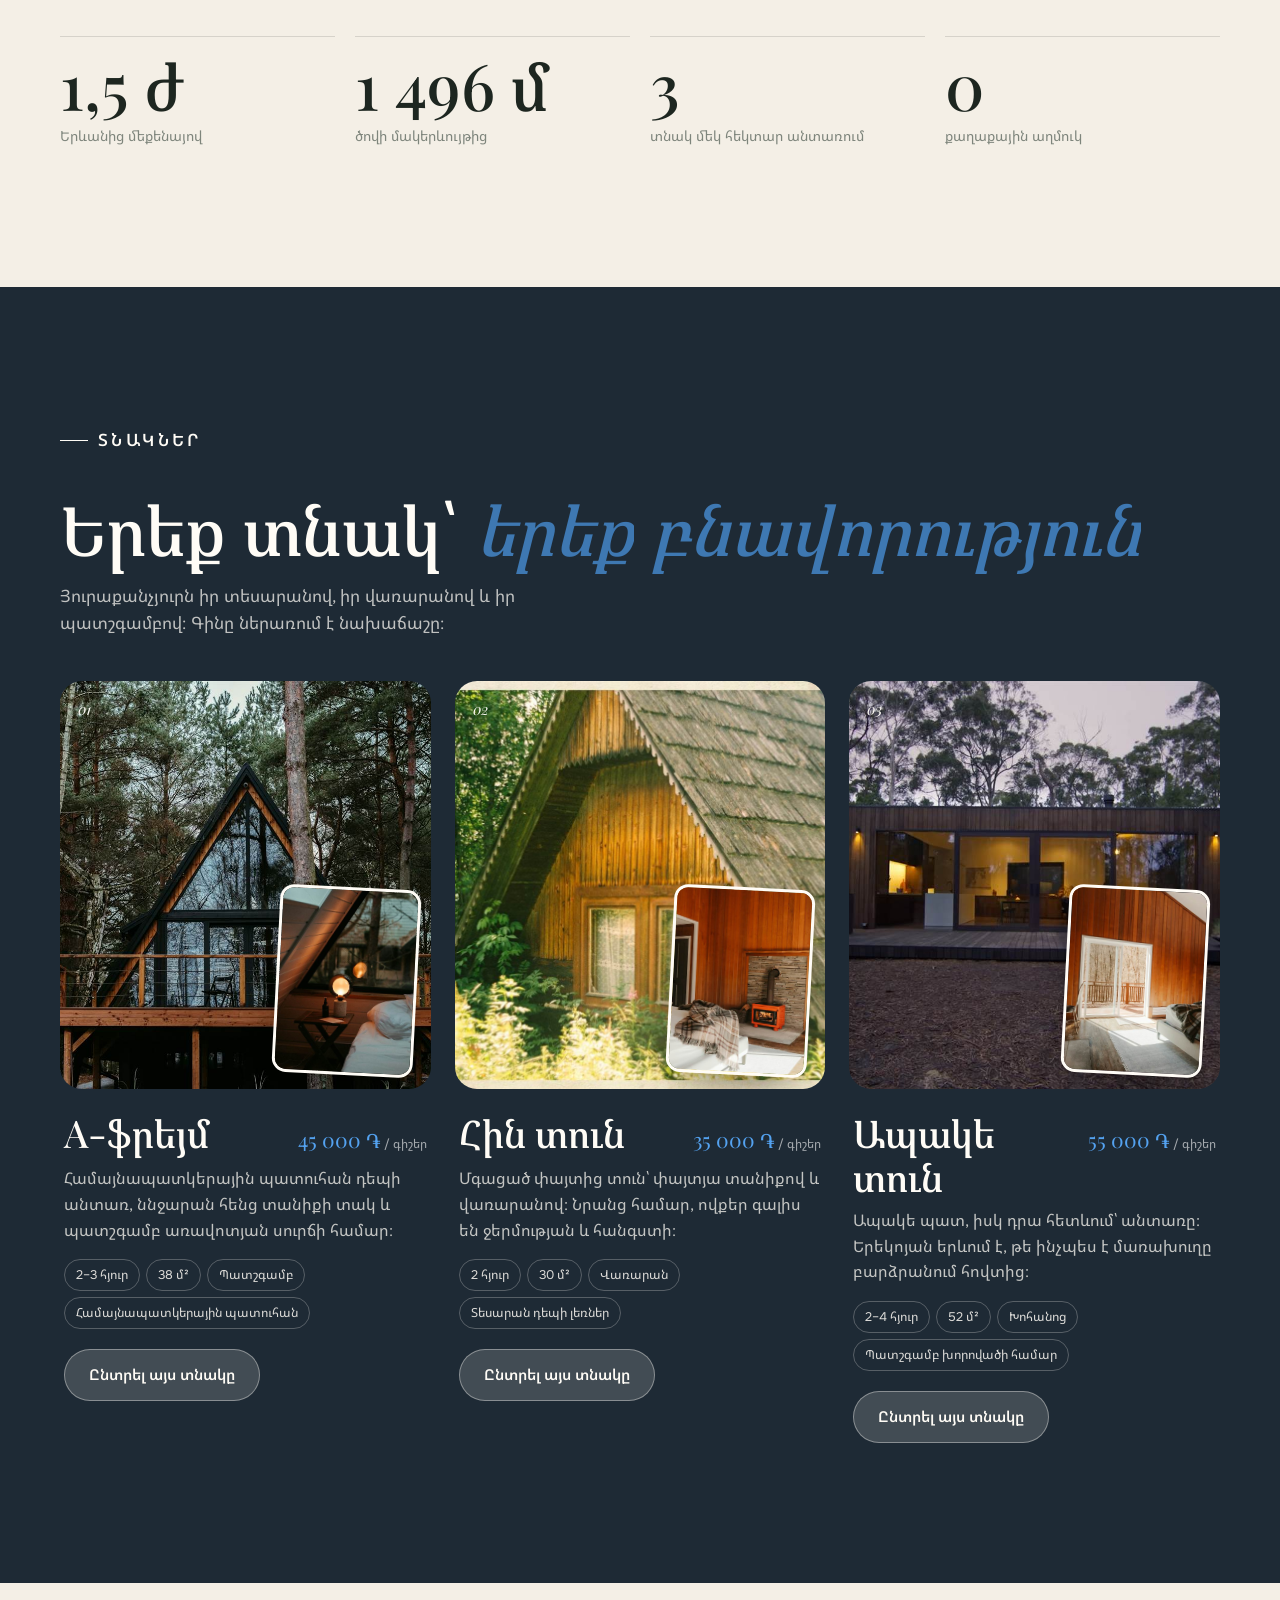
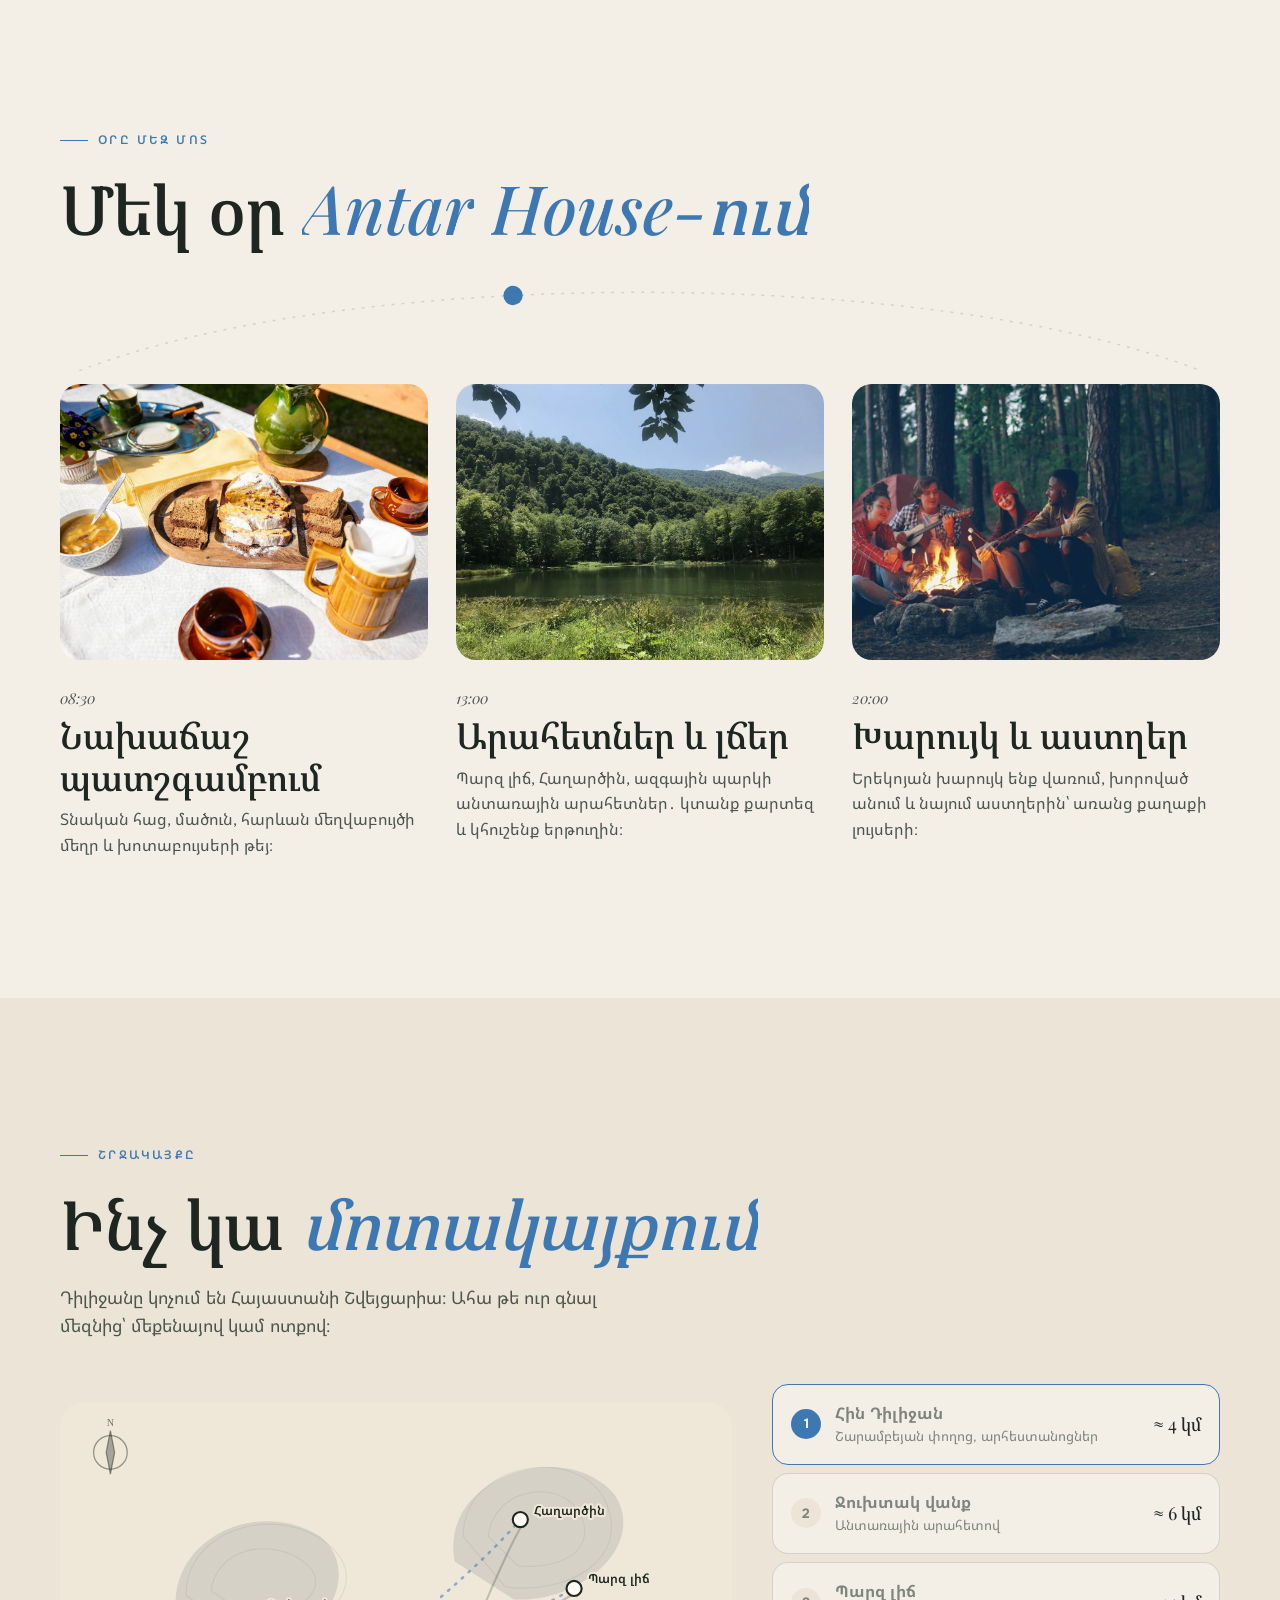
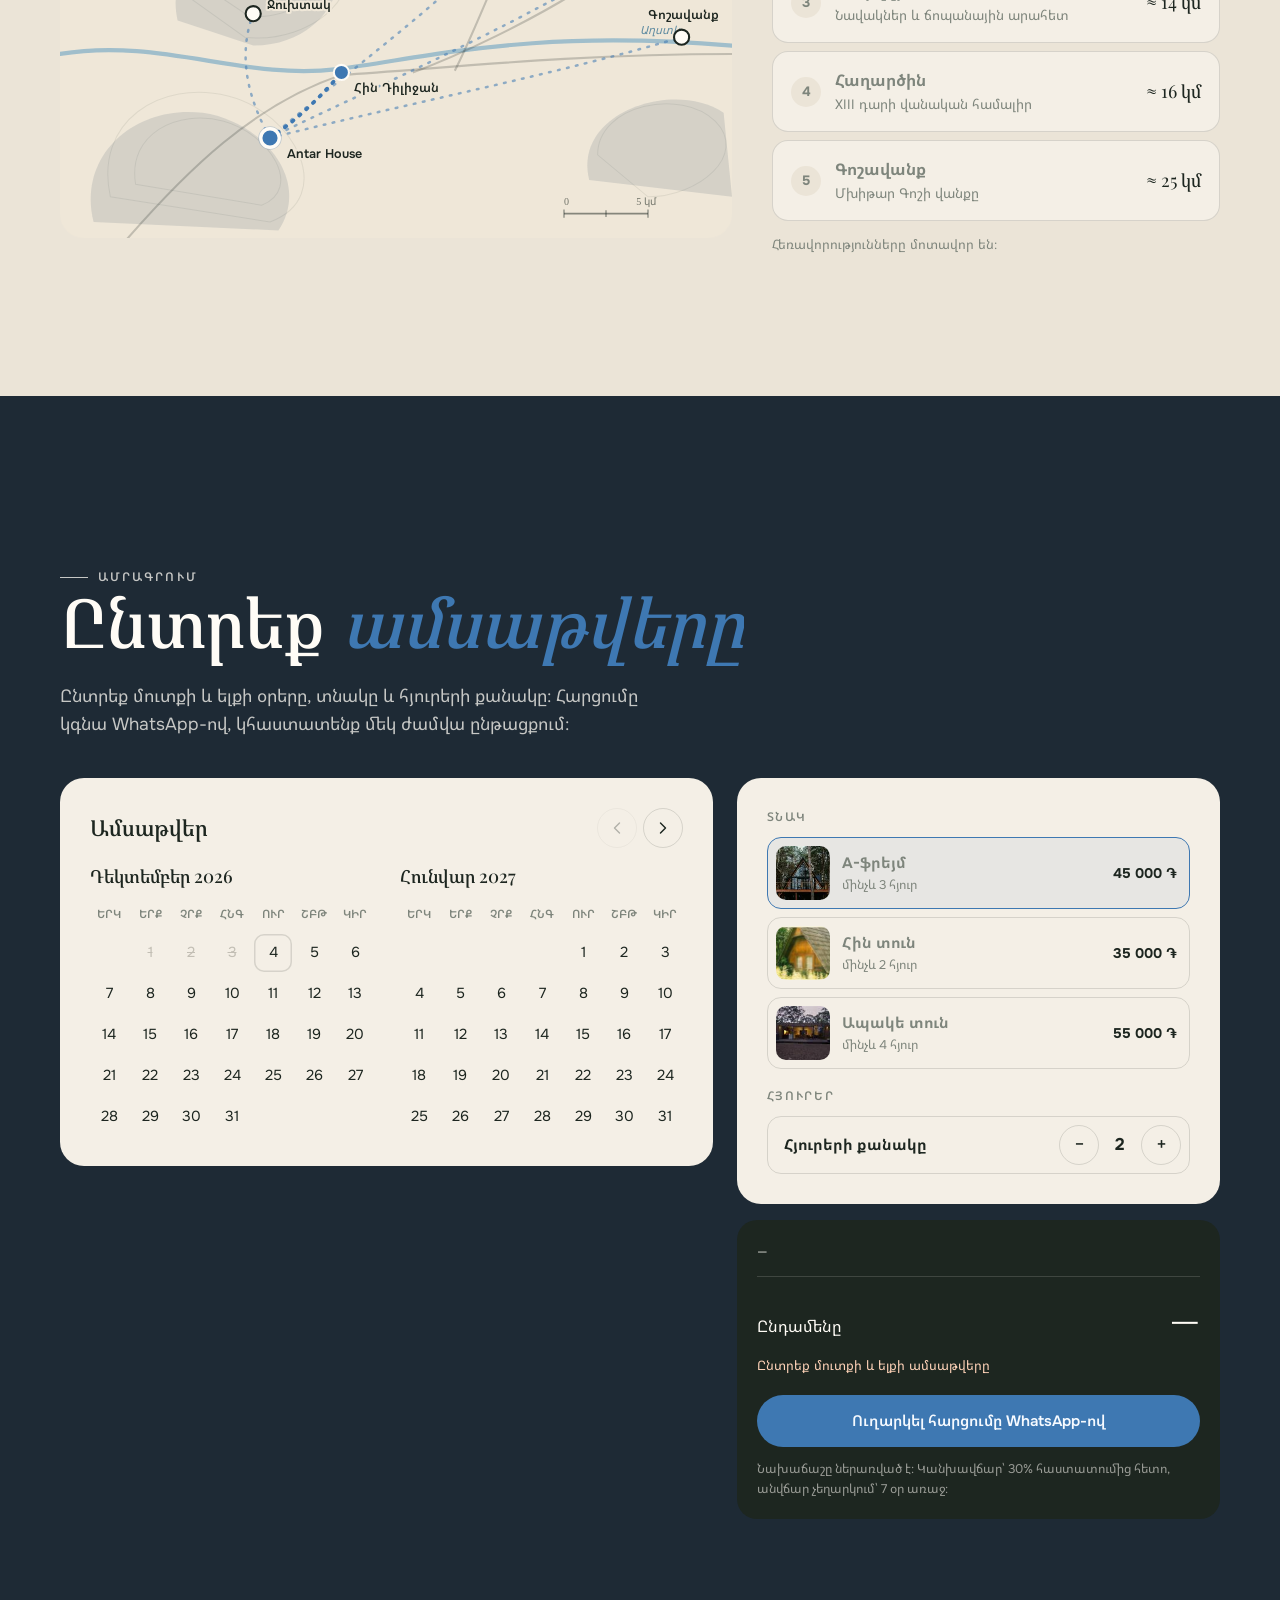
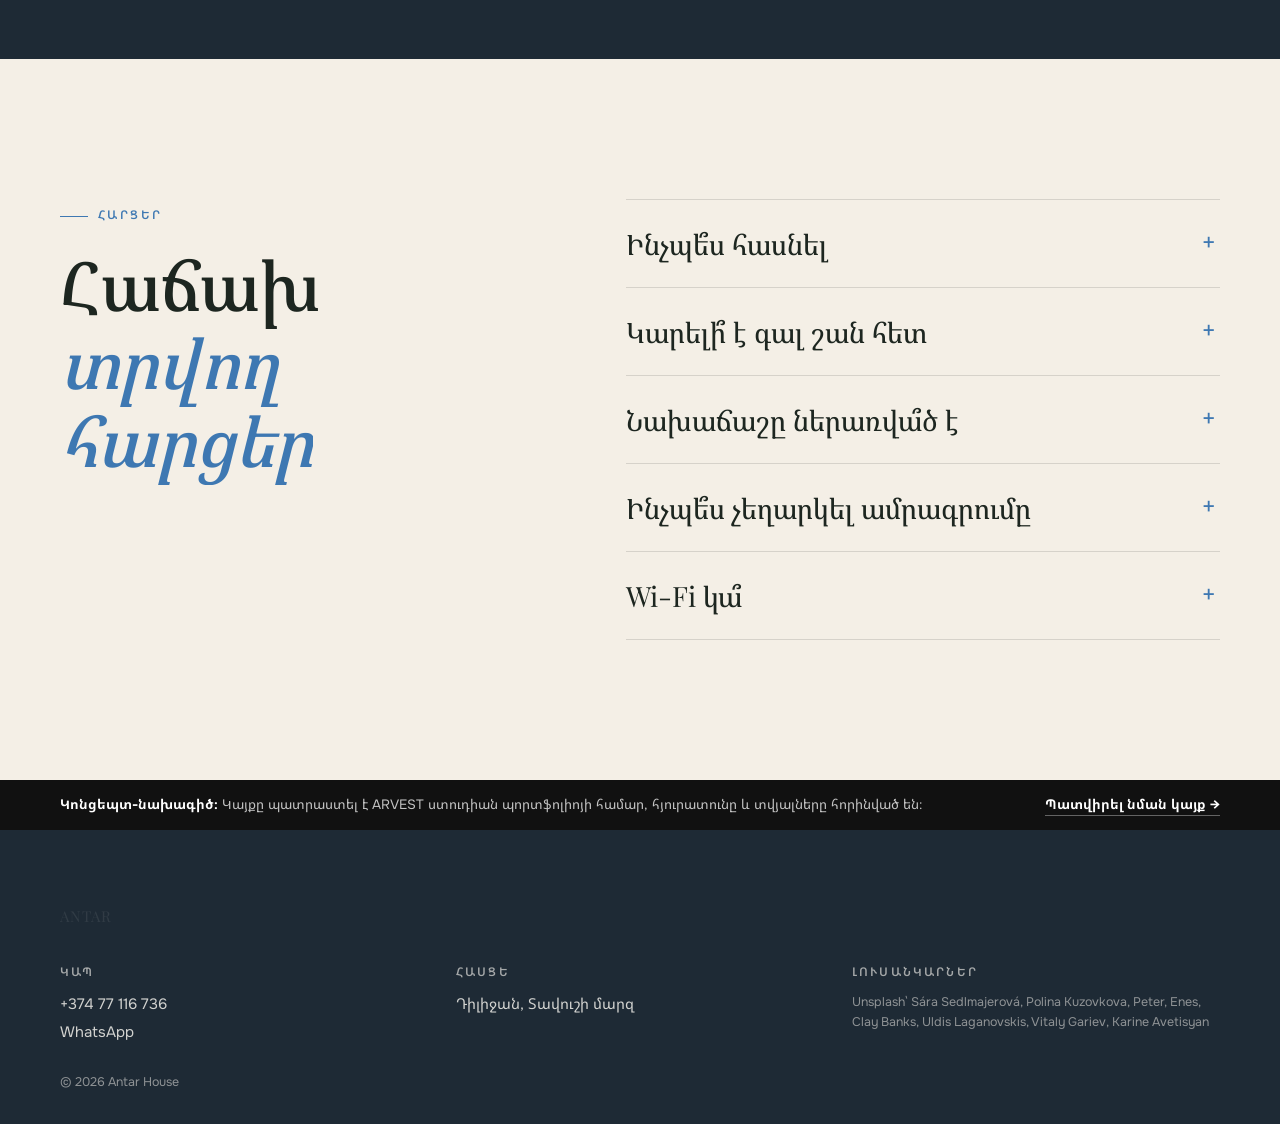
<file: works/guesthouse/index.html>
<!doctype html>
<html lang="hy" data-season="autumn">
<head>
  <meta charset="utf-8">
  <meta name="viewport" content="width=device-width, initial-scale=1, viewport-fit=cover">
  <title>Antar House — հյուրատուն Դիլիջանի անտառում</title>
  <meta name="description" content="Երեք փայտե տնակ Դիլիջանի անտառում՝ Երևանից 1,5 ժամ։ Տնական նախաճաշ, վառարան, արահետներ և Պարզ լիճ։ Ամրագրում WhatsApp-ով։">
  <meta name="theme-color" content="#2A1A12">
  <meta property="og:title" content="Antar House — հյուրատուն Դիլիջանի անտառում">
  <meta property="og:description" content="Երեք տնակ անտառում, տնական նախաճաշ և լռություն՝ Երևանից 1,5 ժամ։">
  <meta property="og:type" content="website">
  <meta property="og:url" content="https://razners.github.io/works/guesthouse/">
  <meta property="og:locale" content="hy_AM">
  <meta property="og:image" content="https://razners.github.io/works/guesthouse/og.png">
  <meta property="og:image:width" content="1200">
  <meta property="og:image:height" content="630">
  <meta name="twitter:card" content="summary_large_image">
  <link rel="canonical" href="https://razners.github.io/works/guesthouse/">
  <link rel="alternate" hreflang="hy" href="https://razners.github.io/works/guesthouse/">
  <link rel="alternate" hreflang="ru" href="https://razners.github.io/works/guesthouse/ru/">
  <link rel="alternate" hreflang="en" href="https://razners.github.io/works/guesthouse/en/">
  <link rel="alternate" hreflang="x-default" href="https://razners.github.io/works/guesthouse/">
  <link rel="icon" href="favicon.svg" type="image/svg+xml">
  <link rel="preconnect" href="https://fonts.googleapis.com">
  <link rel="preconnect" href="https://fonts.gstatic.com" crossorigin>
  <link href="https://fonts.googleapis.com/css2?family=Noto+Sans+Armenian:wght@400;600&family=Noto+Serif+Armenian:wght@500&family=Onest:wght@400;600&family=Playfair+Display:ital,wght@0,500;0,600;1,500&display=swap" rel="stylesheet">
  <link rel="stylesheet" href="css/style.css">
  <script type="application/ld+json">
  {
    "@context": "https://schema.org",
    "@type": "LodgingBusiness",
    "name": "Antar House",
    "telephone": "+37477116736",
    "address": { "@type": "PostalAddress", "addressLocality": "Դիլիջան", "addressRegion": "Տավուշ", "addressCountry": "AM" },
    "priceRange": "35 000–55 000 ֏"
  }
  </script>
</head>
<body>

<header class="topbar">
  <a class="brand island" href="#top" aria-label="Antar House — գլխավոր">
    <svg class="brand__mark" viewBox="0 0 40 40" aria-hidden="true"><circle cx="20" cy="20" r="18.5" fill="none" stroke="currentColor" stroke-width="1.3" opacity=".55"/><path class="ridge" d="M5 29 L13 19 L18 24 L25 15 L35 29 Z"/><path class="tree" d="M20 8 L25.5 17 H22.5 L27 24 H22 V30 H18 V24 H13 L17.5 17 H14.5 Z"/></svg>
    <span class="brand__txt"><b>ANTAR</b><small>40.74° N · 44.86° E</small></span>
  </a>
  <div class="topbar__right">
    <button class="season-badge island" type="button" aria-label="Փոխել տարվա եղանակը"><svg class="i s-spring" viewBox="0 0 24 24" aria-hidden="true"><path d="M12 21v-8M12 13c-4 0-6-3-6-7 4 0 6 3 6 7zM12 13c4 0 6-3 6-7-4 0-6 3-6 7z"/></svg><svg class="i s-summer" viewBox="0 0 24 24" aria-hidden="true"><circle cx="12" cy="12" r="4"/><path d="M12 2v2M12 20v2M2 12h2M20 12h2M4.9 4.9l1.4 1.4M17.7 17.7l1.4 1.4M4.9 19.1l1.4-1.4M17.7 6.3l1.4-1.4"/></svg><svg class="i s-autumn" viewBox="0 0 24 24" aria-hidden="true"><path d="M5 19c0-8 5-14 15-15-1 10-7 15-15 15zM5 19l8-8"/></svg><svg class="i s-winter" viewBox="0 0 24 24" aria-hidden="true"><path d="M12 2v20M4 7l16 10M4 17L20 7M9 4l3 2 3-2M9 20l3-2 3 2"/></svg></button>
    <div class="lang island" aria-label="Լեզու">
      <span class="is-active"><span>ՀԱՅ</span></span>
      <a href="ru/" hreflang="ru" lang="ru" data-lang>РУС</a>
      <a href="en/" hreflang="en" lang="en" data-lang>ENG</a>
    </div>
    <a class="btn btn--accent topbar__book" href="#book">Ամրագրել</a>
  </div>
</header>

<nav class="dock island" aria-label="Գլխավոր մենյու">
  <a href="#cabins" data-sec="cabins"><svg class="i" viewBox="0 0 24 24" aria-hidden="true"><path d="M3 11l9-7 9 7M5 9.5V20h14V9.5M10 20v-5h4v5"/></svg><span>Տնակներ</span></a>
  <a href="#day" data-sec="day"><svg class="i" viewBox="0 0 24 24" aria-hidden="true"><path d="M3 17h18M6 17a6 6 0 0 1 12 0M12 5V3M5.6 8.6L4.2 7.2M18.4 8.6l1.4-1.4"/></svg><span>Օրը</span></a>
  <a href="#around" data-sec="around"><svg class="i" viewBox="0 0 24 24" aria-hidden="true"><path d="M9 4L3 6v14l6-2 6 2 6-2V4l-6 2zM9 4v14M15 6v14"/></svg><span>Շրջակայքը</span></a>
  <a class="dock__faq" href="#faq" data-sec="faq"><span>Հարցեր</span></a>
  <a class="dock__book" href="#book" data-sec="book"><svg class="i" viewBox="0 0 24 24" aria-hidden="true"><rect x="3" y="5" width="18" height="16" rx="2"/><path d="M3 10h18M8 3v4M16 3v4"/></svg><span>Ամրագրել</span></a>
  <a class="dock__wa" href="https://wa.me/37477116736" target="_blank" rel="noopener" aria-label="WhatsApp"><svg class="i" viewBox="0 0 24 24" aria-hidden="true"><path d="M4 20l1.3-3.9A8 8 0 1 1 8 19z"/><path d="M9 9.5c0 3 2.5 5.5 5.5 5.5l1-1.5-2-1-1 .8a4 4 0 0 1-1.8-1.8l.8-1-1-2z"/></svg></a>
  <i class="dock__glider" aria-hidden="true"></i>
</nav>

<main id="top">

  <!-- ============ ԱՌԱՋԻՆ ԷԿՐԱՆ՝ կենդանի տեսարան ============ -->
  <section class="hero" aria-label="Antar House">
    <div class="hero__scene" aria-hidden="true">
      <div class="hero__layer" data-depth="0" style="--d:1">
        <svg viewBox="0 0 1440 900" preserveAspectRatio="xMidYMax slice">
          <defs>
            <linearGradient id="skyGrad" x1="0" y1="0" x2="0" y2="1">
              <stop offset="0" style="stop-color:var(--sky1)"/>
              <stop offset=".55" style="stop-color:var(--sky2)"/>
              <stop offset="1" style="stop-color:var(--sky3)"/>
            </linearGradient>
            <radialGradient id="sunGlow"><stop offset="0" style="stop-color:var(--sun)" stop-opacity=".9"/><stop offset="1" style="stop-color:var(--sun)" stop-opacity="0"/></radialGradient>
          </defs>
          <rect width="1440" height="900" fill="url(#skyGrad)"/>
          <circle cx="1040" cy="300" r="190" fill="url(#sunGlow)"/>
          <circle cx="1040" cy="300" r="64" style="fill:var(--sun)"/>
        </svg>
      </div>
      <div class="hero__layer" data-depth="0.08" style="--d:2">
        <svg viewBox="0 0 1440 900" preserveAspectRatio="xMidYMax slice"><path style="fill:var(--distant)" d="M-40 940 L-40 409 L0 409 C5 408 20 405 30 404 C40 402 50 403 60 402 C70 400 80 395 90 393 C100 392 110 393 120 392 C130 391 140 388 150 387 C160 385 170 382 180 382 C190 381 200 383 210 382 C220 381 230 378 240 377 C250 377 260 379 270 378 C280 378 290 376 300 376 C310 375 320 375 330 376 C340 376 350 377 360 378 C370 379 380 381 390 380 C400 380 410 377 420 376 C430 375 440 376 450 376 C460 376 470 377 480 377 C490 378 500 378 510 378 C520 377 530 374 540 373 C550 371 560 369 570 369 C580 368 590 370 600 368 C610 367 620 360 630 359 C640 357 650 360 660 359 C670 358 680 353 690 351 C700 349 710 348 720 346 C730 345 740 343 750 342 C760 341 770 341 780 341 C790 341 800 342 810 342 C820 341 830 338 840 338 C850 337 860 340 870 341 C880 342 890 342 900 343 C910 344 920 344 930 345 C940 346 950 349 960 351 C970 352 980 352 990 353 C1000 355 1010 357 1020 360 C1030 362 1040 364 1050 367 C1060 370 1070 375 1080 377 C1090 380 1100 381 1110 383 C1120 384 1130 386 1140 388 C1150 390 1160 394 1170 396 C1180 398 1190 399 1200 400 C1210 401 1220 401 1230 402 C1240 404 1250 407 1260 408 C1270 409 1280 409 1290 409 C1300 409 1310 407 1320 407 C1330 407 1340 408 1350 408 C1360 408 1370 407 1380 407 C1390 407 1400 408 1410 407 C1420 407 1435 405 1440 404 L1480 404 L1480 940 Z"/></svg>
      </div>
      <div class="hero__layer" data-depth="0.16" style="--d:3">
        <svg viewBox="0 0 1440 900" preserveAspectRatio="xMidYMax slice">
          <path style="fill:var(--far)" d="M-40 940 L-40 474 L0 474 C5 476 20 486 30 487 C40 489 50 484 60 484 C70 484 80 487 90 487 C100 488 110 489 120 487 C130 486 140 480 150 478 C160 475 170 476 180 474 C190 472 200 465 210 463 C220 461 230 463 240 462 C250 461 260 459 270 457 C280 456 290 453 300 452 C310 451 320 453 330 453 C340 452 350 448 360 448 C370 447 380 450 390 451 C400 451 410 451 420 450 C430 450 440 451 450 450 C460 449 470 448 480 447 C490 447 500 447 510 446 C520 445 530 444 540 441 C550 439 560 433 570 430 C580 426 590 426 600 422 C610 418 620 410 630 407 C640 404 650 405 660 403 C670 401 680 396 690 394 C700 392 710 393 720 392 C730 391 740 389 750 388 C760 387 770 385 780 385 C790 386 800 389 810 391 C820 394 830 399 840 402 C850 404 860 404 870 407 C880 410 890 418 900 422 C910 426 920 428 930 432 C940 435 950 439 960 442 C970 445 980 447 990 451 C1000 454 1010 461 1020 463 C1030 465 1040 461 1050 462 C1060 462 1070 463 1080 464 C1090 464 1100 464 1110 464 C1120 465 1130 468 1140 467 C1150 466 1160 459 1170 458 C1180 457 1190 459 1200 460 C1210 460 1220 460 1230 460 C1240 461 1250 463 1260 464 C1270 465 1280 465 1290 466 C1300 467 1310 470 1320 470 C1330 471 1340 469 1350 469 C1360 470 1370 473 1380 474 C1390 475 1400 475 1410 476 C1420 477 1435 480 1440 480 L1480 480 L1480 940 Z"/>
        </svg>
        <div class="fog fog--a"></div>
      </div>
      <div class="hero__layer" data-depth="0.26" style="--d:4">
        <svg viewBox="0 0 1440 900" preserveAspectRatio="xMidYMax slice"><path style="fill:var(--mid)" d="M-40 940 L-40 568 L0 568 C5 565 20 552 30 547 C40 542 50 541 60 538 C70 536 80 535 90 534 C100 533 110 532 120 532 C130 532 140 535 150 535 C160 536 170 537 180 536 C190 535 200 533 210 530 C220 527 230 523 240 521 C250 519 260 520 270 517 C280 515 290 510 300 507 C310 504 320 502 330 501 C340 500 350 501 360 501 C370 501 380 499 390 499 C400 500 410 502 420 505 C430 509 440 515 450 520 C460 526 470 533 480 538 C490 542 500 541 510 546 C520 552 530 565 540 569 C550 574 560 574 570 576 C580 577 590 579 600 578 C610 578 620 577 630 575 C640 573 650 567 660 565 C670 562 680 562 690 560 C700 558 710 553 720 553 C730 553 740 559 750 559 C760 560 770 555 780 554 C790 554 800 556 810 557 C820 558 830 559 840 559 C850 558 860 556 870 555 C880 553 890 552 900 548 C910 544 920 537 930 532 C940 526 950 520 960 516 C970 511 980 507 990 503 C1000 499 1010 494 1020 491 C1030 489 1040 490 1050 490 C1060 489 1070 485 1080 488 C1090 490 1100 502 1110 506 C1120 511 1130 512 1140 515 C1150 518 1160 519 1170 523 C1180 526 1190 531 1200 535 C1210 539 1220 542 1230 544 C1240 546 1250 547 1260 547 C1270 547 1280 544 1290 545 C1300 546 1310 551 1320 553 C1330 555 1340 555 1350 555 C1360 555 1370 552 1380 552 C1390 553 1400 557 1410 559 C1420 561 1435 562 1440 563 L1480 563 L1480 940 Z"/></svg>
      </div>
      <h1 class="hero__title" aria-label="Antar House — հյուրատուն Դիլիջանի անտառում"><span data-depth="0.3"><span class="rise">ANTAR</span></span></h1>
      <div class="hero__layer" data-depth="0.42" style="--d:5">
        <svg viewBox="0 0 1440 900" preserveAspectRatio="xMidYMax slice">
          <path style="fill:var(--woods)" d="M-40 940 L-40 636 L0 636 C5 637 20 640 30 639 C40 639 50 636 60 636 C70 635 80 638 90 636 C100 634 110 626 120 624 C130 622 140 621 150 624 C160 627 170 637 180 642 C190 647 200 649 210 654 C220 658 230 662 240 667 C250 672 260 681 270 684 C280 687 290 683 300 683 C310 683 320 684 330 684 C340 683 350 681 360 679 C370 676 380 671 390 668 C400 665 410 664 420 662 C430 660 440 657 450 656 C460 656 470 658 480 657 C490 657 500 654 510 653 C520 651 530 653 540 650 C550 648 560 640 570 636 C580 631 590 629 600 626 C610 623 620 617 630 616 C640 614 650 614 660 618 C670 621 680 630 690 636 C700 642 710 649 720 654 C730 659 740 664 750 667 C760 671 770 673 780 675 C790 676 800 677 810 676 C820 676 830 675 840 673 C850 671 860 666 870 665 C880 665 890 668 900 670 C910 671 920 672 930 672 C940 673 950 673 960 673 C970 673 980 673 990 672 C1000 671 1010 670 1020 666 C1030 662 1040 655 1050 650 C1060 646 1070 641 1080 638 C1090 634 1100 631 1110 628 C1120 624 1130 618 1140 618 C1150 618 1160 625 1170 628 C1180 632 1190 636 1200 639 C1210 643 1220 647 1230 649 C1240 651 1250 650 1260 650 C1270 650 1280 650 1290 650 C1300 650 1310 650 1320 650 C1330 650 1340 650 1350 652 C1360 653 1370 655 1380 659 C1390 663 1400 670 1410 674 C1420 679 1435 686 1440 688 L1480 688 L1480 940 Z M-20 555 L-20 555 L-8 580 L-17 579 L-6 599 L-16 599 L-4 619 L-16 618 L-2 638 L-18 640 L-22 640 L-38 638 L-24 618 L-36 619 L-24 599 L-34 599 L-23 579 L-32 580 L-20 555 Z M-0 564 L-0 564 L11 586 L3 585 L13 604 L3 603 L14 621 L3 620 L16 639 L2 640 L-2 640 L-17 639 L-4 620 L-15 621 L-3 603 L-13 604 L-3 585 L-11 586 L-0 564 Z M23 593 L23 593 L30 607 L25 607 L32 619 L25 618 L33 630 L26 630 L34 642 L25 643 L22 643 L12 642 L21 630 L14 630 L21 618 L15 619 L22 607 L16 607 L23 593 Z M45 554 L45 554 L58 579 L49 578 L60 599 L49 599 L62 620 L49 619 L64 640 L47 642 L43 642 L26 640 L41 619 L28 620 L42 599 L31 599 L42 578 L33 579 L45 554 Z M69 559 L69 559 L80 583 L72 582 L82 601 L72 600 L84 620 L73 619 L86 638 L71 640 L67 640 L51 638 L65 619 L53 620 L65 600 L55 601 L66 582 L57 583 L69 559 Z M88 586 L88 586 L96 601 L90 601 L98 614 L91 613 L99 626 L91 626 L100 639 L90 640 L87 640 L77 639 L86 626 L78 626 L86 613 L79 614 L86 601 L81 601 L88 586 Z M112 570 L112 570 L121 588 L114 587 L122 602 L114 601 L124 616 L115 615 L125 630 L113 631 L110 631 L98 630 L109 615 L100 616 L109 601 L102 602 L110 587 L103 588 L112 570 Z M135 537 L135 537 L148 564 L139 563 L151 584 L139 584 L153 605 L140 604 L155 626 L138 628 L133 628 L116 626 L131 604 L118 605 L132 584 L120 584 L132 563 L123 564 L135 537 Z M154 566 L154 566 L163 585 L157 584 L165 599 L157 599 L167 614 L157 614 L168 629 L156 630 L153 630 L140 629 L151 614 L142 614 L151 599 L143 599 L152 584 L145 585 L154 566 Z M180 566 L180 566 L191 589 L183 589 L193 608 L183 607 L195 626 L183 625 L197 644 L182 646 L178 646 L162 644 L176 625 L164 626 L176 607 L166 608 L177 589 L168 589 L180 566 Z M196 600 L196 600 L203 615 L198 615 L204 627 L198 627 L206 639 L198 639 L207 651 L197 652 L194 652 L184 651 L193 639 L186 639 L193 627 L187 627 L194 615 L188 615 L196 600 Z M211 571 L211 571 L224 596 L215 595 L226 616 L215 615 L228 636 L216 635 L231 656 L214 658 L209 658 L192 656 L207 635 L195 636 L208 615 L197 616 L208 595 L199 596 L211 571 Z M235 616 L235 616 L243 631 L237 631 L244 644 L237 643 L245 656 L238 655 L247 668 L236 669 L234 669 L224 668 L233 655 L225 656 L233 643 L226 644 L233 631 L228 631 L235 616 Z M259 591 L259 591 L272 617 L262 616 L274 638 L263 637 L277 659 L263 658 L279 680 L261 682 L257 682 L239 680 L255 658 L241 659 L255 637 L244 638 L256 616 L246 617 L259 591 Z M281 625 L281 625 L290 643 L283 643 L291 658 L284 657 L293 672 L284 671 L294 686 L282 688 L279 688 L267 686 L278 671 L269 672 L278 657 L270 658 L279 643 L272 643 L281 625 Z M302 635 L302 635 L309 650 L303 650 L310 662 L304 662 L312 674 L304 673 L313 686 L303 687 L300 687 L290 686 L299 673 L291 674 L299 662 L293 662 L300 650 L294 650 L302 635 Z M316 597 L316 597 L329 623 L319 622 L331 644 L320 643 L333 665 L320 664 L335 685 L318 687 L313 687 L296 685 L311 664 L298 665 L312 643 L300 644 L312 622 L303 623 L316 597 Z M337 616 L337 616 L348 636 L340 636 L349 653 L340 652 L351 669 L341 668 L353 685 L339 686 L336 686 L322 685 L334 668 L324 669 L334 652 L326 653 L335 636 L327 636 L337 616 Z M363 616 L363 616 L372 635 L365 634 L374 650 L365 649 L375 665 L366 665 L377 680 L364 682 L361 682 L348 680 L360 665 L350 665 L360 649 L352 650 L360 634 L353 635 L363 616 Z M387 589 L387 589 L399 614 L390 613 L401 633 L391 632 L403 652 L391 651 L405 672 L389 673 L385 673 L369 672 L383 651 L371 652 L384 632 L373 633 L384 613 L375 614 L387 589 Z M404 612 L404 612 L412 628 L406 628 L413 642 L406 641 L415 655 L406 654 L416 668 L405 669 L402 669 L391 668 L401 654 L393 655 L401 641 L394 642 L402 628 L395 628 L404 612 Z M421 608 L421 608 L429 625 L423 624 L431 638 L424 637 L432 651 L424 650 L434 664 L423 665 L420 665 L409 664 L418 650 L410 651 L419 637 L412 638 L419 624 L413 625 L421 608 Z M442 604 L442 604 L451 620 L444 620 L452 634 L445 633 L453 647 L445 647 L455 660 L444 662 L441 662 L430 660 L439 647 L431 647 L440 633 L432 634 L440 620 L434 620 L442 604 Z M461 609 L461 609 L469 624 L463 623 L470 636 L463 635 L471 648 L464 647 L473 660 L463 661 L460 661 L450 660 L459 647 L451 648 L459 635 L453 636 L459 623 L454 624 L461 609 Z M486 598 L486 598 L495 616 L488 616 L497 631 L489 630 L498 645 L489 644 L500 659 L488 660 L485 660 L473 659 L483 644 L474 645 L484 630 L476 631 L484 616 L477 616 L486 598 Z M506 584 L506 584 L516 606 L508 605 L518 622 L509 622 L520 639 L509 638 L522 656 L508 657 L504 657 L490 656 L502 638 L492 639 L503 622 L493 622 L503 605 L495 606 L506 584 Z M531 590 L531 590 L540 609 L533 608 L542 624 L533 623 L543 639 L534 638 L545 654 L532 655 L529 655 L516 654 L527 638 L518 639 L528 623 L520 624 L528 608 L521 609 L531 590 Z M556 578 L556 578 L565 598 L558 597 L567 614 L558 613 L569 629 L559 629 L571 645 L557 647 L554 647 L540 645 L552 629 L542 629 L553 613 L544 614 L553 597 L546 598 L556 578 Z M576 568 L576 568 L586 588 L579 587 L588 604 L579 603 L589 620 L579 619 L591 636 L578 638 L574 638 L561 636 L573 619 L562 620 L573 603 L564 604 L573 587 L566 588 L576 568 Z M590 567 L590 567 L600 586 L593 585 L601 601 L593 601 L603 617 L593 616 L605 632 L592 633 L588 633 L576 632 L587 616 L577 617 L587 601 L579 601 L588 585 L581 586 L590 567 Z M606 582 L606 582 L613 595 L608 595 L614 606 L608 605 L615 616 L609 616 L616 627 L608 628 L605 628 L596 627 L604 616 L597 616 L604 605 L599 606 L605 595 L600 595 L606 582 Z M630 566 L630 566 L638 581 L632 581 L639 594 L632 593 L640 606 L633 606 L642 618 L631 620 L629 620 L618 618 L627 606 L620 606 L628 593 L621 594 L628 581 L622 581 L630 566 Z M650 542 L650 542 L661 565 L653 564 L663 583 L653 582 L665 601 L653 600 L667 619 L652 621 L648 621 L632 619 L646 600 L634 601 L646 582 L636 583 L647 564 L638 565 L650 542 Z M670 567 L670 567 L679 585 L673 584 L681 599 L673 598 L682 613 L673 612 L684 627 L672 628 L669 628 L657 627 L667 612 L659 613 L668 598 L660 599 L668 584 L662 585 L670 567 Z M691 569 L691 569 L701 589 L693 589 L703 606 L694 605 L704 622 L694 622 L706 639 L692 640 L689 640 L675 639 L687 622 L677 622 L687 605 L678 606 L688 589 L680 589 L691 569 Z M714 603 L714 603 L721 618 L716 618 L722 630 L716 629 L724 642 L716 641 L725 653 L715 654 L713 654 L703 653 L711 641 L704 642 L712 629 L705 630 L712 618 L707 618 L714 603 Z M735 607 L735 607 L743 624 L737 623 L744 637 L737 636 L746 650 L737 649 L747 663 L736 664 L733 664 L722 663 L732 649 L724 650 L732 636 L725 637 L733 623 L726 624 L735 607 Z M752 590 L752 590 L764 614 L755 613 L766 632 L755 632 L768 651 L756 650 L770 670 L754 672 L750 672 L734 670 L748 650 L736 651 L749 632 L738 632 L749 613 L740 614 L752 590 Z M772 605 L772 605 L782 626 L775 625 L784 642 L775 642 L786 659 L776 658 L788 675 L774 677 L770 677 L756 675 L769 658 L758 659 L769 642 L760 642 L769 625 L762 626 L772 605 Z M795 592 L795 592 L808 617 L798 616 L810 637 L799 636 L812 658 L799 657 L814 678 L797 680 L793 680 L776 678 L791 657 L778 658 L791 636 L780 637 L792 616 L783 617 L795 592 Z M815 606 L815 606 L825 627 L817 626 L827 644 L818 643 L829 661 L818 660 L831 678 L816 680 L813 680 L798 678 L811 660 L800 661 L811 643 L802 644 L812 626 L804 627 L815 606 Z M835 608 L835 608 L845 628 L837 627 L846 644 L838 643 L848 660 L838 659 L850 676 L836 677 L833 677 L819 676 L831 659 L821 660 L832 643 L823 644 L832 627 L825 628 L835 608 Z M857 606 L857 606 L866 625 L859 624 L868 640 L860 640 L870 656 L860 655 L871 671 L859 673 L855 673 L842 671 L854 655 L844 656 L854 640 L846 640 L854 624 L847 625 L857 606 Z M877 602 L877 602 L887 622 L880 621 L889 638 L880 637 L890 653 L881 653 L892 669 L879 670 L876 670 L862 669 L874 653 L864 653 L874 637 L866 638 L875 621 L868 622 L877 602 Z M903 596 L903 596 L914 618 L905 617 L916 636 L906 635 L918 654 L906 653 L920 672 L905 674 L901 674 L886 672 L899 653 L887 654 L899 635 L889 636 L900 617 L891 618 L903 596 Z M927 587 L927 587 L940 613 L930 612 L942 633 L931 632 L944 654 L931 653 L947 674 L929 676 L925 676 L908 674 L923 653 L910 654 L923 632 L912 633 L924 612 L914 613 L927 587 Z M944 605 L944 605 L954 626 L947 625 L956 642 L947 642 L958 659 L948 658 L960 675 L946 677 L942 677 L929 675 L941 658 L930 659 L941 642 L932 642 L942 625 L934 626 L944 605 Z M970 592 L970 592 L982 617 L973 616 L984 636 L973 635 L986 656 L974 655 L988 675 L972 677 L967 677 L951 675 L965 655 L953 656 L966 635 L955 636 L966 616 L957 617 L970 592 Z M985 625 L985 625 L993 640 L987 639 L994 652 L987 651 L995 663 L988 663 L996 675 L986 676 L984 676 L974 675 L983 663 L975 663 L983 651 L977 652 L983 639 L978 640 L985 625 Z M1004 624 L1004 624 L1012 638 L1006 638 L1013 650 L1007 649 L1014 661 L1007 660 L1015 672 L1006 673 L1003 673 L994 672 L1002 660 L995 661 L1002 649 L996 650 L1003 638 L997 638 L1004 624 Z M1021 620 L1021 620 L1028 634 L1023 634 L1030 646 L1023 645 L1031 657 L1024 656 L1032 668 L1023 669 L1020 669 L1011 668 L1019 656 L1012 657 L1019 645 L1013 646 L1020 634 L1014 634 L1021 620 Z M1043 576 L1043 576 L1055 600 L1046 599 L1057 618 L1047 618 L1059 637 L1047 637 L1061 656 L1045 658 L1041 658 L1025 656 L1039 637 L1028 637 L1040 618 L1030 618 L1040 599 L1032 600 L1043 576 Z M1068 594 L1068 594 L1076 609 L1070 608 L1077 621 L1070 621 L1078 633 L1071 633 L1080 646 L1070 647 L1067 647 L1057 646 L1066 633 L1058 633 L1066 621 L1059 621 L1066 608 L1061 609 L1068 594 Z M1091 562 L1091 562 L1102 584 L1094 583 L1104 601 L1094 601 L1106 619 L1094 618 L1107 636 L1093 638 L1089 638 L1074 636 L1087 618 L1076 619 L1088 601 L1078 601 L1088 583 L1080 584 L1091 562 Z M1106 546 L1106 546 L1119 571 L1110 570 L1121 591 L1110 590 L1123 611 L1111 610 L1125 631 L1109 633 L1104 633 L1088 631 L1102 610 L1090 611 L1103 590 L1092 591 L1103 570 L1094 571 L1106 546 Z M1132 569 L1132 569 L1140 585 L1134 584 L1142 598 L1134 597 L1143 611 L1135 610 L1144 624 L1134 625 L1131 625 L1120 624 L1129 610 L1121 611 L1130 597 L1123 598 L1130 584 L1124 585 L1132 569 Z M1158 564 L1158 564 L1167 582 L1160 582 L1168 597 L1160 597 L1170 612 L1161 611 L1172 627 L1159 628 L1156 628 L1143 627 L1154 611 L1145 612 L1155 597 L1147 597 L1155 582 L1148 582 L1158 564 Z M1177 543 L1177 543 L1190 570 L1181 569 L1193 591 L1181 590 L1195 612 L1182 611 L1197 633 L1180 635 L1175 635 L1157 633 L1173 611 L1160 612 L1173 590 L1162 591 L1174 569 L1164 570 L1177 543 Z M1201 590 L1201 590 L1209 606 L1203 605 L1210 618 L1204 617 L1212 630 L1204 630 L1213 642 L1203 643 L1200 643 L1190 642 L1199 630 L1191 630 L1199 617 L1192 618 L1199 605 L1194 606 L1201 590 Z M1221 580 L1221 580 L1230 600 L1223 600 L1232 616 L1223 616 L1234 633 L1224 632 L1236 649 L1222 650 L1219 650 L1205 649 L1217 632 L1207 633 L1218 616 L1209 616 L1218 600 L1211 600 L1221 580 Z M1239 598 L1239 598 L1246 614 L1241 614 L1248 627 L1241 626 L1249 640 L1241 639 L1251 652 L1240 653 L1237 653 L1227 652 L1236 639 L1228 640 L1236 626 L1229 627 L1237 614 L1231 614 L1239 598 Z M1256 574 L1256 574 L1268 597 L1259 597 L1270 616 L1260 615 L1272 634 L1260 633 L1274 652 L1258 654 L1254 654 L1239 652 L1253 633 L1241 634 L1253 615 L1243 616 L1253 597 L1245 597 L1256 574 Z M1271 582 L1271 582 L1281 603 L1273 602 L1283 619 L1274 619 L1284 636 L1274 635 L1286 652 L1272 654 L1269 654 L1255 652 L1267 635 L1257 636 L1268 619 L1259 619 L1268 602 L1260 603 L1271 582 Z M1290 607 L1290 607 L1297 621 L1292 620 L1298 632 L1292 631 L1299 642 L1292 642 L1300 653 L1291 654 L1289 654 L1280 653 L1288 642 L1281 642 L1288 631 L1282 632 L1288 620 L1283 621 L1290 607 Z M1308 579 L1308 579 L1319 601 L1311 600 L1320 618 L1311 617 L1322 635 L1312 635 L1324 652 L1310 654 L1306 654 L1292 652 L1304 635 L1293 635 L1305 617 L1295 618 L1305 600 L1297 601 L1308 579 Z M1328 605 L1328 605 L1335 620 L1330 619 L1336 631 L1330 630 L1338 642 L1330 642 L1339 653 L1329 654 L1327 654 L1317 653 L1326 642 L1319 642 L1326 630 L1320 631 L1326 619 L1321 620 L1328 605 Z M1354 574 L1354 574 L1366 598 L1357 598 L1368 617 L1357 616 L1370 636 L1358 635 L1372 655 L1356 657 L1352 657 L1336 655 L1350 635 L1338 636 L1350 616 L1340 617 L1351 598 L1342 598 L1354 574 Z M1380 612 L1380 612 L1387 627 L1381 626 L1388 639 L1382 638 L1389 650 L1382 650 L1391 662 L1381 663 L1378 663 L1368 662 L1377 650 L1370 650 L1377 638 L1371 639 L1378 626 L1372 627 L1380 612 Z M1397 624 L1397 624 L1404 638 L1399 637 L1405 649 L1399 648 L1406 660 L1399 659 L1407 671 L1398 672 L1396 672 L1386 671 L1394 659 L1387 660 L1395 648 L1389 649 L1395 637 L1390 638 L1397 624 Z M1420 625 L1420 625 L1428 642 L1422 641 L1430 655 L1423 655 L1431 669 L1423 668 L1433 682 L1422 683 L1419 683 L1407 682 L1417 668 L1409 669 L1418 655 L1410 655 L1418 641 L1412 642 L1420 625 Z M1436 625 L1436 625 L1445 644 L1438 643 L1447 659 L1438 658 L1448 674 L1439 673 L1450 689 L1437 690 L1434 690 L1421 689 L1432 673 L1423 674 L1433 658 L1425 659 L1433 643 L1426 644 L1436 625 Z M1461 609 L1461 609 L1473 633 L1464 632 L1475 652 L1464 651 L1477 671 L1465 671 L1479 691 L1463 692 L1458 692 L1442 691 L1457 671 L1444 671 L1457 651 L1447 652 L1457 632 L1449 633 L1461 609 Z"/>
        </svg>
        <div class="fog fog--b"></div>
      </div>
      <div class="hero__layer hero__layer--front" data-depth="0.7" style="--d:6">
        <svg viewBox="0 0 1440 900" preserveAspectRatio="xMidYMax slice"><path style="fill:var(--front)" d="M-40 940 L-40 820 C 200 800 380 860 600 850 C 860 838 1120 800 1480 830 L1480 940 Z M10 340 L10 340 L74 491 L26 486 L85 610 L29 605 L96 730 L31 725 L107 850 L21 860 L-1 860 L-87 850 L-11 725 L-76 730 L-9 605 L-65 610 L-6 486 L-54 491 L10 340 Z M125 460 L125 460 L174 576 L138 572 L183 668 L140 664 L191 760 L141 756 L200 852 L134 860 L116 860 L50 852 L109 756 L59 760 L110 664 L67 668 L112 572 L76 576 L125 460 Z M-40 520 L-40 520 L2 619 L-29 615 L9 697 L-28 693 L16 775 L-26 772 L24 853 L-33 860 L-47 860 L-104 853 L-54 772 L-96 775 L-52 693 L-89 697 L-51 615 L-82 619 L-40 520 Z M225 570 L225 570 L260 654 L234 651 L267 721 L236 718 L273 788 L237 785 L279 854 L231 860 L219 860 L171 854 L213 785 L177 788 L214 718 L183 721 L216 651 L190 654 L225 570 Z M1385 300 L1385 300 L1454 462 L1403 457 L1466 591 L1405 586 L1478 720 L1408 714 L1490 849 L1397 860 L1373 860 L1280 849 L1362 714 L1292 720 L1365 586 L1304 591 L1367 457 L1316 462 L1385 300 Z M1470 430 L1470 430 L1523 555 L1484 550 L1532 654 L1486 649 L1541 752 L1488 748 L1550 851 L1479 860 L1461 860 L1390 851 L1452 748 L1399 752 L1454 649 L1408 654 L1456 550 L1417 555 L1470 430 Z M1270 520 L1270 520 L1312 619 L1281 615 L1319 697 L1282 693 L1326 775 L1284 772 L1334 853 L1277 860 L1263 860 L1206 853 L1256 772 L1214 775 L1258 693 L1221 697 L1259 615 L1228 619 L1270 520 Z M1180 610 L1180 610 L1211 682 L1188 680 L1216 740 L1189 738 L1221 798 L1190 795 L1227 855 L1185 860 L1175 860 L1133 855 L1170 795 L1139 798 L1171 738 L1144 740 L1172 680 L1149 682 L1180 610 Z M330 650 L330 650 L356 711 L337 709 L360 759 L338 757 L365 808 L339 805 L369 856 L335 860 L325 860 L291 856 L321 805 L295 808 L322 757 L300 759 L323 709 L304 711 L330 650 Z M1095 660 L1095 660 L1119 718 L1101 716 L1124 764 L1102 762 L1128 810 L1103 808 L1132 856 L1099 860 L1091 860 L1058 856 L1087 808 L1062 810 L1088 762 L1066 764 L1089 716 L1071 718 L1095 660 Z"/></svg>
      </div>
      <div class="hero__shade"></div>
      <canvas class="hero__particles"></canvas>
    </div>

    <div class="hero__ui">
      <div class="container">
        <div>
          <p class="hero__eyebrow">Հյուրատուն անտառում · Դիլիջան</p>
          <p class="hero__lead">Երեք տնակ Դիլիջանի անտառում։ Լռություն, մառախուղ լեռների վրա և նախաճաշ պատշգամբում՝ Երևանից ընդամենը 1,5 ժամ։</p>
          <div class="hero__actions" style="margin-top:18px">
            <a class="btn btn--accent" href="#book">Ընտրել ամսաթվերը</a>
            <a class="btn btn--glass" href="#cabins">Տնակները</a>
          </div>
        </div>
        <div class="seasons">
          <span class="seasons__label">Տարվա եղանակը</span>
          <div class="seasons__pills" role="group" aria-label="Տարվա եղանակը">
            <button type="button" data-season="spring" aria-pressed="false"><svg class="i" viewBox="0 0 24 24" aria-hidden="true"><path d="M12 21v-8M12 13c-4 0-6-3-6-7 4 0 6 3 6 7zM12 13c4 0 6-3 6-7-4 0-6 3-6 7z"/></svg>Գարուն</button>
            <button type="button" data-season="summer" aria-pressed="false"><svg class="i" viewBox="0 0 24 24" aria-hidden="true"><circle cx="12" cy="12" r="4"/><path d="M12 2v2M12 20v2M2 12h2M20 12h2M4.9 4.9l1.4 1.4M17.7 17.7l1.4 1.4M4.9 19.1l1.4-1.4M17.7 6.3l1.4-1.4"/></svg>Ամառ</button>
            <button type="button" data-season="autumn" aria-pressed="true"><svg class="i" viewBox="0 0 24 24" aria-hidden="true"><path d="M5 19c0-8 5-14 15-15-1 10-7 15-15 15zM5 19l8-8"/></svg>Աշուն</button>
            <button type="button" data-season="winter" aria-pressed="false"><svg class="i" viewBox="0 0 24 24" aria-hidden="true"><path d="M12 2v20M4 7l16 10M4 17L20 7M9 4l3 2 3-2M9 20l3-2 3 2"/></svg>Ձմեռ</button>
          </div>
          <p class="seasons__caption" aria-live="polite"></p>
        </div>
      </div>
    </div>
  </section>

  <!-- ============ ՆԵՐԱԾՈՒԹՅՈՒՆ ============ -->
  <section class="section intro" id="about">
    <div class="container">
      <div class="intro__grid">
        <div>
          <p class="kicker fade-up">Antar House</p>
          <p class="intro__statement split" style="margin-top:22px">Այստեղ արթնանում ես <em>թռչունների</em> ձայնից, ոչ թե զարթուցիչից։</p>
          <p class="lead-p fade-up">Antar House-ը երեք փայտե տնակ է Դիլիջանի վերևի լանջին։ Մոտակա հարևանը անտառն է, քաղաքի կենտրոնը՝ մեքենայով 10 րոպե։ Նախաճաշի համար հաց ենք թխում, վառում ենք վառարանները և կհուշենք արահետներ, որոնց մասին ուղեցույցները չեն գրում։</p>
        </div>
        <figure class="intro__photo reveal-img" style="margin:0">
          <img src="img/intro-fog-house.jpg" alt="Տուն մառախլապատ լանջին՝ կանաչ անտառի մեջ" width="1600" height="1067" loading="lazy" decoding="async">
          <figcaption class="intro__badge">Դիլիջան · 1500 մ</figcaption>
        </figure>
      </div>
      <ul class="stats">
        <li class="fade-up"><b data-count="1.5" data-dec="1" data-suffix=" ժ">1,5 ժ</b><span>Երևանից մեքենայով</span></li>
        <li class="fade-up"><b data-count="1500" data-suffix=" մ">1500 մ</b><span>ծովի մակերևույթից</span></li>
        <li class="fade-up"><b data-count="3">3</b><span>տնակ մեկ հեկտար անտառում</span></li>
        <li class="fade-up"><b data-count="0">0</b><span>քաղաքային աղմուկ</span></li>
      </ul>
    </div>
  </section>

  <!-- ============ ՏՆԱԿՆԵՐ ============ -->
  <section class="cabins" id="cabins">
    <div class="container cabins__head">
      <p class="kicker fade-up">Տնակներ</p>
      <h2 class="h2 split">Երեք տնակ՝ <em>երեք բնավորություն</em></h2>
      <p class="fade-up">Յուրաքանչյուրն իր տեսարանով, իր վառարանով և իր պատշգամբով։ Գինը ներառում է նախաճաշը։</p>
    </div>
    <div class="cabins__viewport">
      <div class="cabins__track">
        <article class="cabin">
          <div class="cabin__media">
            <img src="img/cabin-forest.jpg" alt="A-ֆրեյմ տնակ պատշգամբով՝ սոճիների մեջ" width="1600" height="1067" loading="lazy" decoding="async">
            <span class="cabin__num">01</span>
            <div class="cabin__inside"><img src="img/room-window.jpg" alt="Ննջարան տանիքի տակ՝ պատուհանով դեպի անտառ" width="1600" height="1067" loading="lazy" decoding="async"></div>
          </div>
          <div class="cabin__body">
            <div class="cabin__top"><h3>A-ֆրեյմ</h3><span class="cabin__price">45 000 ֏<small>/ գիշեր</small></span></div>
            <p>Համայնապատկերային պատուհան դեպի անտառ, ննջարան հենց տանիքի տակ և պատշգամբ առավոտյան սուրճի համար։</p>
            <div class="tags"><span class="tag">2–3 հյուր</span><span class="tag">38 մ²</span><span class="tag">Պատշգամբ</span><span class="tag">Համայնապատկերային պատուհան</span></div>
            <a class="btn btn--glass" href="#book" data-pick="aframe">Ընտրել այս տնակը</a>
          </div>
        </article>
        <article class="cabin">
          <div class="cabin__media">
            <img src="img/cabin-aframe.jpg" alt="Հին փայտե տուն՝ փայտյա տանիքով, կանաչի մեջ" width="1600" height="1096" loading="lazy" decoding="async">
            <span class="cabin__num">02</span>
            <div class="cabin__inside"><img src="img/room-fireplace.jpg" alt="Սենյակ վառարանով և փայտե պատերով" width="1600" height="1054" loading="lazy" decoding="async"></div>
          </div>
          <div class="cabin__body">
            <div class="cabin__top"><h3>Հին տուն</h3><span class="cabin__price">35 000 ֏<small>/ գիշեր</small></span></div>
            <p>Մգացած փայտից տուն՝ փայտյա տանիքով և վառարանով։ Նրանց համար, ովքեր գալիս են ջերմության և հանգստի։</p>
            <div class="tags"><span class="tag">2 հյուր</span><span class="tag">30 մ²</span><span class="tag">Վառարան</span><span class="tag">Տեսարան դեպի լեռներ</span></div>
            <a class="btn btn--glass" href="#book" data-pick="old">Ընտրել այս տնակը</a>
          </div>
        </article>
        <article class="cabin">
          <div class="cabin__media">
            <img src="img/cabin-deck.jpg" alt="Ապակե ճակատով տուն պատշգամբով՝ անտառում" width="1600" height="900" loading="lazy" decoding="async">
            <span class="cabin__num">03</span>
            <div class="cabin__inside"><img src="img/room-view.jpg" alt="Ննջարան՝ ելքով դեպի պատշգամբ" width="1600" height="1067" loading="lazy" decoding="async"></div>
          </div>
          <div class="cabin__body">
            <div class="cabin__top"><h3>Ապակե տուն</h3><span class="cabin__price">55 000 ֏<small>/ գիշեր</small></span></div>
            <p>Ապակե պատ, իսկ դրա հետևում՝ անտառը։ Երեկոյան երևում է, թե ինչպես է մառախուղը բարձրանում հովտից։</p>
            <div class="tags"><span class="tag">2–4 հյուր</span><span class="tag">52 մ²</span><span class="tag">Խոհանոց</span><span class="tag">Պատշգամբ խորովածի համար</span></div>
            <a class="btn btn--glass" href="#book" data-pick="glass">Ընտրել այս տնակը</a>
          </div>
        </article>
      </div>
    </div>
    <p class="cabins__hint">Թերթեք կողք →</p>
  </section>

  <!-- ============ ՕՐԸ ՄԵԶ ՄՈՏ ============ -->
  <section class="section day" id="day">
    <div class="container">
      <p class="kicker fade-up">Օրը մեզ մոտ</p>
      <h2 class="h2 split">Մեկ օր <em>Antar House-ում</em></h2>
      <div class="day__arc" aria-hidden="true">
        <svg viewBox="0 0 1200 90"><path class="path" d="M20 86 C 300 -22 900 -22 1180 86"/><circle class="day__sun" r="10" cx="20" cy="86"/></svg>
      </div>
      <div class="day__steps">
          <article class="step fade-up">
            <div><p class="step__time">08:30</p><h3>Նախաճաշ պատշգամբում</h3><p>Տնական հաց, մածուն, հարևան մեղվաբույծի մեղր և խոտաբույսերի թեյ։</p></div>
            <div class="step__photo"><img src="img/breakfast.jpg" alt="Նախաճաշ՝ հաց, ապուր և թեյ բացօթյա սեղանին" width="1600" height="1067" loading="lazy" decoding="async"></div>
          </article>
          <article class="step fade-up">
            <div><p class="step__time">13:00</p><h3>Արահետներ և լճեր</h3><p>Պարզ լիճ, Հաղարծին, ազգային պարկի անտառային արահետներ․ կտանք քարտեզ և կհուշենք երթուղին։</p></div>
            <div class="step__photo"><img src="img/lake-armenia.jpg" alt="Անտառային լիճ Հայաստանում" width="1600" height="1200" loading="lazy" decoding="async"></div>
          </article>
          <article class="step fade-up">
            <div><p class="step__time">20:00</p><h3>Խարույկ և աստղեր</h3><p>Երեկոյան խարույկ ենք վառում, խորոված անում և նայում աստղերին՝ առանց քաղաքի լույսերի։</p></div>
            <div class="step__photo"><img src="img/campfire.jpg" alt="Ընկերներ խարույկի շուրջ անտառում" width="1600" height="900" loading="lazy" decoding="async"></div>
          </article>
        </div>
    </div>
  </section>

  <!-- ============ ՇՐՋԱԿԱՅՔԸ ============ -->
  <section class="section map" id="around">
    <div class="container">
      <p class="kicker fade-up">Շրջակայքը</p>
      <h2 class="h2 split">Ինչ կա <em>մոտակայքում</em></h2>
      <p class="lead-p fade-up">Դիլիջանը կոչում են Հայաստանի Շվեյցարիա։ Ահա թե ուր գնալ մեզնից՝ մեքենայով կամ ոտքով։</p>
      <div class="map__wrap">
        <svg class="map__svg fade-up" viewBox="0 0 800 520" role="img" aria-label="Շրջակայքի քարտեզ">
          <g class="relief">
            <path d="M60 470 C 40 380 120 330 200 350 S 330 470 250 500 Z"/><path d="M90 455 C 80 395 140 365 195 380 S 290 460 240 480 Z"/>
            <path d="M150 230 C 150 150 260 120 320 170 S 300 290 220 280 Z"/><path d="M180 225 C 185 175 250 160 290 190 S 280 260 225 255 Z"/>
            <path d="M480 160 C 480 70 620 50 650 120 S 600 230 530 220 Z"/><path d="M510 160 C 515 100 600 90 620 135 S 590 200 545 195 Z"/>
            <path d="M640 420 C 640 360 740 340 780 380 S 760 470 700 470 Z"/>
          </g>
          <path class="forest-patch" d="M40 500 C 20 420 90 360 170 370 C 240 380 300 450 260 510 Z"/>
          <path class="forest-patch" d="M140 260 C 120 170 230 110 310 160 C 360 200 320 290 230 290 Z"/>
          <path class="forest-patch" d="M470 190 C 450 90 600 40 660 110 C 700 170 620 240 540 235 Z"/>
          <path class="forest-patch" d="M630 450 C 610 370 730 330 790 370 L 800 470 Z"/>
          <path class="river" d="M0 300 C 120 280 220 332 330 318 S 560 270 800 290"/>
          <text x="690" y="276" font-size="13" font-style="italic" fill="#5D8AA0" font-family="Georgia">Աղստև</text>
          <path class="road" d="M80 520 C 150 440 230 360 335 325"/>
          <path class="road" d="M335 325 C 450 318 600 300 800 300"/>
          <path class="road" d="M470 320 C 500 260 520 200 548 150"/>
          <path class="road" d="M420 322 C 480 300 560 260 612 228"/>
          <path class="route" data-route="oldtown" d="M250 400 C 280 380 312 350 335 322"/>
          <path class="route" data-route="jukhtak" d="M250 400 C 222 350 212 300 230 252"/>
          <path class="route" data-route="parz" d="M250 400 C 330 360 470 300 612 222"/>
          <path class="route" data-route="haghartsin" d="M250 400 C 330 330 470 230 548 140"/>
          <path class="route" data-route="goshavank" d="M250 400 C 400 362 600 322 740 280"/>
          <g class="pin" data-place="oldtown"><circle class="pin__dot" cx="335" cy="322" r="9"/><text x="350" y="345">Հին Դիլիջան</text></g>
          <g class="pin" data-place="jukhtak"><circle class="pin__dot" cx="230" cy="252" r="9"/><text x="246" y="246">Ջուխտակ</text></g>
          <g class="pin" data-place="parz"><circle class="pin__dot" cx="612" cy="222" r="9"/><text x="628" y="216">Պարզ լիճ</text></g>
          <g class="pin" data-place="haghartsin"><circle class="pin__dot" cx="548" cy="140" r="9"/><text x="564" y="134">Հաղարծին</text></g>
          <g class="pin" data-place="goshavank"><circle class="pin__dot" cx="740" cy="280" r="9"/><text x="700" y="258">Գոշավանք</text></g>
          <g class="pin pin--home"><circle class="halo" cx="250" cy="400" r="14"/><circle class="pin__dot" cx="250" cy="400" r="11"/><text x="270" y="424">Antar House</text></g>
          <g transform="translate(60 60)" fill="none" stroke="rgba(29,38,32,.45)" stroke-width="1.5"><circle r="20"/><path d="M0 -26 L5 0 L0 26 L-5 0 Z" fill="rgba(29,38,32,.35)"/><text y="-32" text-anchor="middle" font-size="12" font-family="Georgia" fill="rgba(29,38,32,.6)" stroke="none">N</text></g>
          <g transform="translate(600 490)" font-family="Georgia" font-size="12" fill="rgba(29,38,32,.6)"><path d="M0 0 H100" stroke="rgba(29,38,32,.5)" stroke-width="2"/><path d="M0 -5 V5 M50 -4 V4 M100 -5 V5" stroke="rgba(29,38,32,.5)" stroke-width="1.5"/><text x="0" y="-10">0</text><text x="86" y="-10">5 կմ</text></g>
        </svg>
        <div>
          <div class="places">
            <button type="button" class="place fade-up" data-place="oldtown"><span class="place__n">1</span><span><b>Հին Դիլիջան</b><span>Շարամբեյան փողոց, արհեստանոցներ</span></span><em>≈ 4 կմ</em></button>
            <button type="button" class="place fade-up" data-place="jukhtak"><span class="place__n">2</span><span><b>Ջուխտակ վանք</b><span>Անտառային արահետով</span></span><em>≈ 6 կմ</em></button>
            <button type="button" class="place fade-up" data-place="parz"><span class="place__n">3</span><span><b>Պարզ լիճ</b><span>Նավակներ և ճոպանային արահետ</span></span><em>≈ 14 կմ</em></button>
            <button type="button" class="place fade-up" data-place="haghartsin"><span class="place__n">4</span><span><b>Հաղարծին</b><span>XIII դարի վանական համալիր</span></span><em>≈ 16 կմ</em></button>
            <button type="button" class="place fade-up" data-place="goshavank"><span class="place__n">5</span><span><b>Գոշավանք</b><span>Մխիթար Գոշի վանքը</span></span><em>≈ 25 կմ</em></button>
          </div>
          <p class="map__note" style="margin-top:14px">Հեռավորությունները մոտավոր են։</p>
        </div>
      </div>
    </div>
  </section>

  <!-- ============ ԱՄՐԱԳՐՈՒՄ ============ -->
  <section class="section book" id="book">
    <div class="container">
      <p class="kicker fade-up">Ամրագրում</p>
      <h2 class="h2 split">Ընտրեք <em>ամսաթվերը</em></h2>
      <p class="lead-p fade-up" style="color:rgba(255,252,246,.75)">Ընտրեք մուտքի և ելքի օրերը, տնակը և հյուրերի քանակը։ Հարցումը կգնա WhatsApp-ով, կհաստատենք մեկ ժամվա ընթացքում։</p>
      <form class="book__grid" id="bookForm" onsubmit="return false">
        <div class="panel" id="calendar">
          <div class="cal__head"><b>Ամսաթվեր</b><div class="cal__nav"><button type="button" data-cal="prev" aria-label="Նախորդ ամիս"><svg class="i" viewBox="0 0 24 24"><path d="M15 6l-6 6 6 6"/></svg></button><button type="button" data-cal="next" aria-label="Հաջորդ ամիս"><svg class="i" viewBox="0 0 24 24"><path d="M9 6l6 6-6 6"/></svg></button></div></div>
          <div class="cal__months"></div>
        </div>
        <div class="book__side">
          <div class="panel">
            <span class="field-label">Տնակ</span>
            <div class="cabin-pick">
              <label><input type="radio" name="cabin" value="aframe" checked><img src="img/thumb-cabin-forest.jpg" alt="" loading="lazy" decoding="async"><span><b>A-ֆրեյմ</b><span>մինչև 3 հյուր</span></span><em>45 000 ֏</em></label>
              <label><input type="radio" name="cabin" value="old"><img src="img/thumb-cabin-aframe.jpg" alt="" loading="lazy" decoding="async"><span><b>Հին տուն</b><span>մինչև 2 հյուր</span></span><em>35 000 ֏</em></label>
              <label><input type="radio" name="cabin" value="glass"><img src="img/thumb-cabin-deck.jpg" alt="" loading="lazy" decoding="async"><span><b>Ապակե տուն</b><span>մինչև 4 հյուր</span></span><em>55 000 ֏</em></label>
            </div>
            <span class="field-label" style="margin-top:18px">Հյուրեր</span>
            <div class="guests"><b>Հյուրերի քանակը</b><div><button type="button" data-guests="-1" aria-label="Պակաս">−</button><output id="guestsOut">2</output><button type="button" data-guests="1" aria-label="Ավել">+</button></div></div>
          </div>
          <div class="summary" aria-live="polite">
            <p class="summary__dates" id="sumDates">—</p>
            <p class="summary__line"><span id="sumNights"></span></p>
            <div class="summary__total"><span>Ընդամենը</span><b id="sumTotal">—</b></div>
            <p class="summary__warn" id="sumWarn"></p>
            <a class="btn btn--accent btn--block" id="bookSend" href="https://wa.me/37477116736" target="_blank" rel="noopener">Ուղարկել հարցումը WhatsApp-ով</a>
            <p class="summary__note">Նախաճաշը ներառված է։ Կանխավճար՝ 30% հաստատումից հետո, անվճար չեղարկում՝ 7 օր առաջ։</p>
          </div>
        </div>
      </form>
    </div>
  </section>

  <!-- ============ ՀԱՐՑԵՐ ============ -->
  <section class="section" id="faq">
    <div class="container faq-wrap">
      <div>
        <p class="kicker fade-up">Հարցեր</p>
        <h2 class="h2 split">Հաճախ <em>տրվող հարցեր</em></h2>
      </div>
      <div class="faq">
        <details class="fade-up"><summary>Ինչպե՞ս հասնել</summary><p>Երևանից՝ մոտ 1,5 ժամ M4 մայրուղով Սևանի կողմով։ Կարելի է տաքսիով (GG, Yandex Go) կամ երթուղայինով մինչև Դիլիջան, որտեղից կվերցնենք ձեզ։</p></details>
        <details class="fade-up"><summary>Կարելի՞ է գալ շան հետ</summary><p>Այո, Հին տանը՝ նախնական պայմանավորվածությամբ։</p></details>
        <details class="fade-up"><summary>Նախաճաշը ներառվա՞ծ է</summary><p>Այո, տնական նախաճաշը ներառված է գնի մեջ։ Ընթրիքը՝ ըստ պահանջի։</p></details>
        <details class="fade-up"><summary>Ինչպե՞ս չեղարկել ամրագրումը</summary><p>Անվճար չեղարկում՝ մուտքից 7 օր առաջ։ Ավելի ուշ կանխավճարը չի վերադարձվում։</p></details>
        <details class="fade-up"><summary>Wi-Fi կա՞</summary><p>Այո, բոլոր տնակներում։ Բայց խորհուրդ ենք տալիս մի քիչ անջատվել։</p></details>
      </div>
    </div>
  </section>
</main>

<aside class="concept">
  <div class="container">
    <span><b>Կոնցեպտ-նախագիծ։</b> Կայքը պատրաստել է ARVEST ստուդիան պորտֆոլիոյի համար, հյուրատունը և տվյալները հորինված են։</span>
    <a href="../../">Պատվիրել նման կայք →</a>
  </div>
</aside>

<footer class="footer">
  <div class="container">
    <p class="footer__big" aria-hidden="true">ANTAR</p>
    <div class="footer__grid">
      <div><h4>Կապ</h4><ul><li><a href="tel:+37477116736">+374 77 116 736</a></li><li><a href="https://wa.me/37477116736" target="_blank" rel="noopener">WhatsApp</a></li></ul></div>
      <div><h4>Հասցե</h4><p>Դիլիջան, Տավուշի մարզ</p></div>
      <div><h4>Լուսանկարներ</h4><p class="credits">Unsplash՝ Sára Sedlmajerová, Polina Kuzovkova, Peter, Enes, Clay Banks, Uldis Laganovskis, Vitaly Gariev, Karine Avetisyan</p></div>
    </div>
    <p class="credits" style="margin-top:28px">© <span id="year">2026</span> Antar House</p>
  </div>
</footer>
<script src="js/main.js"></script>
</body>
</html>
</file>
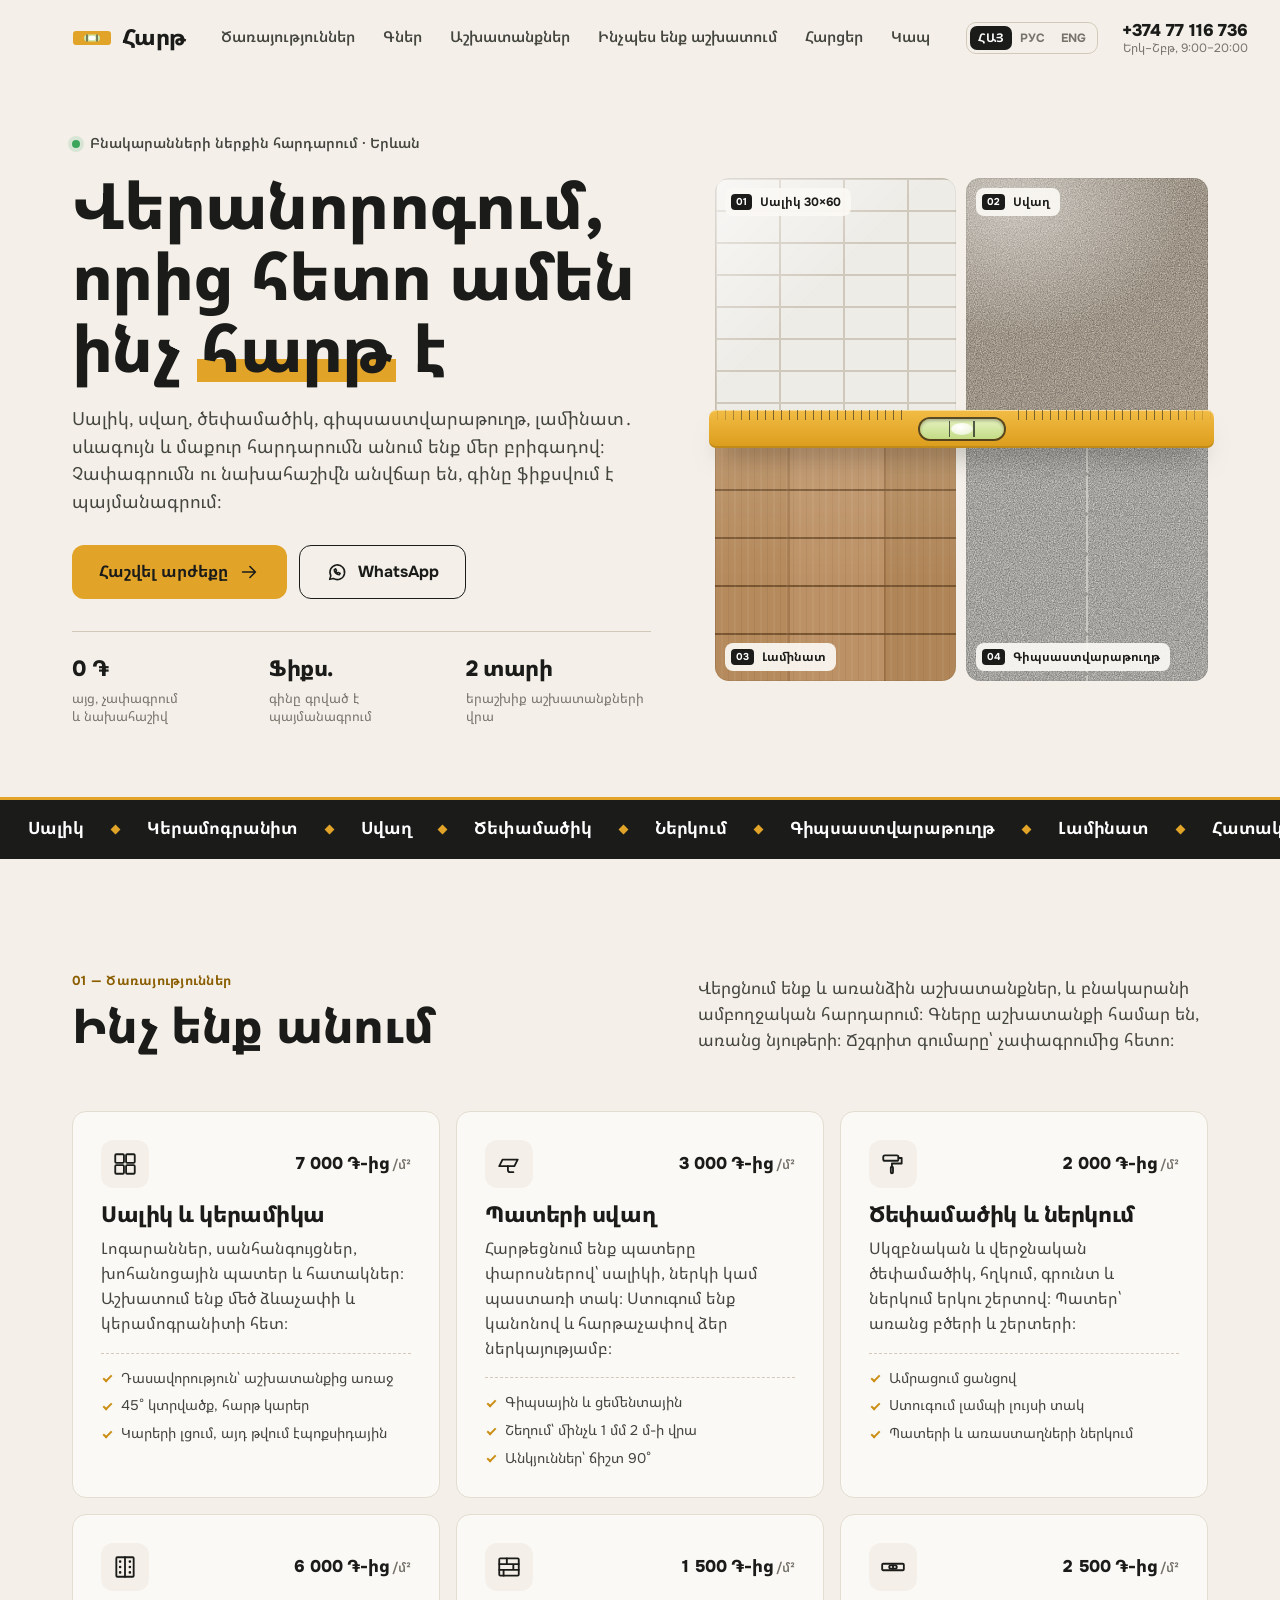
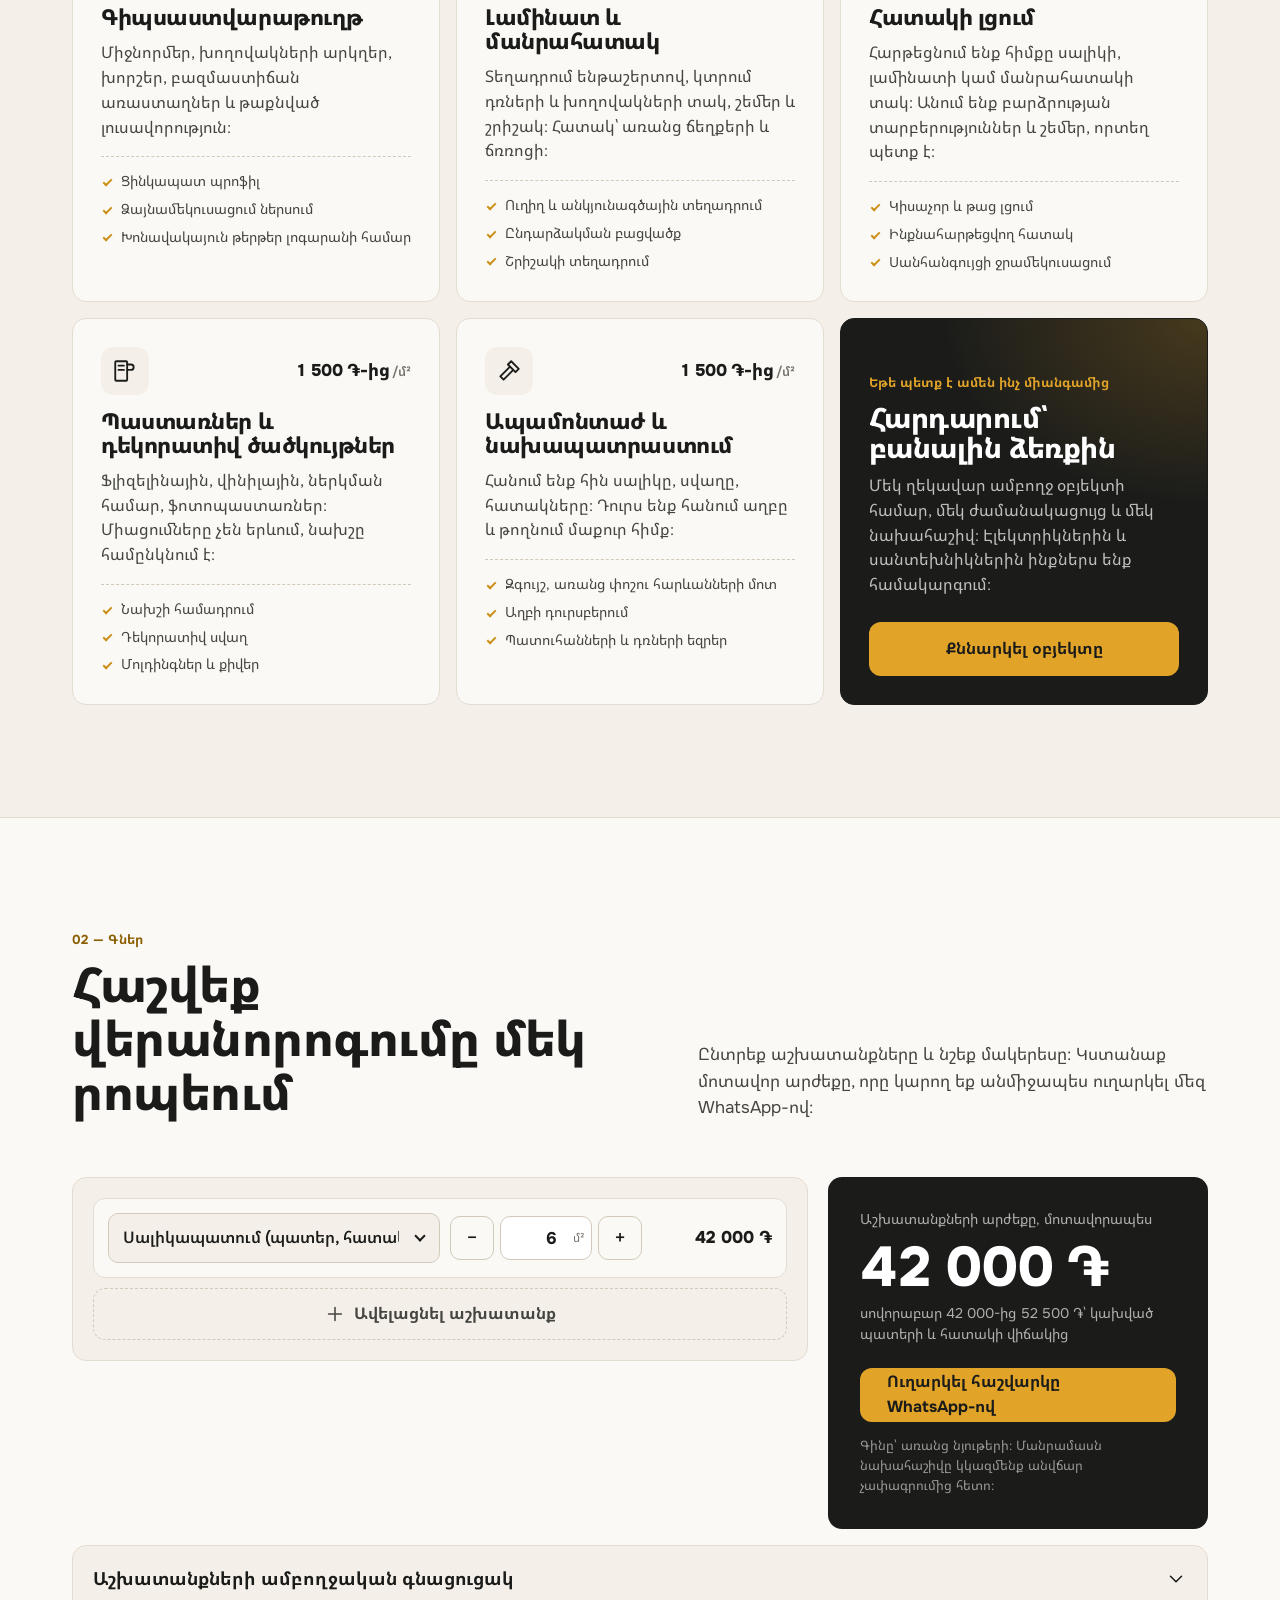
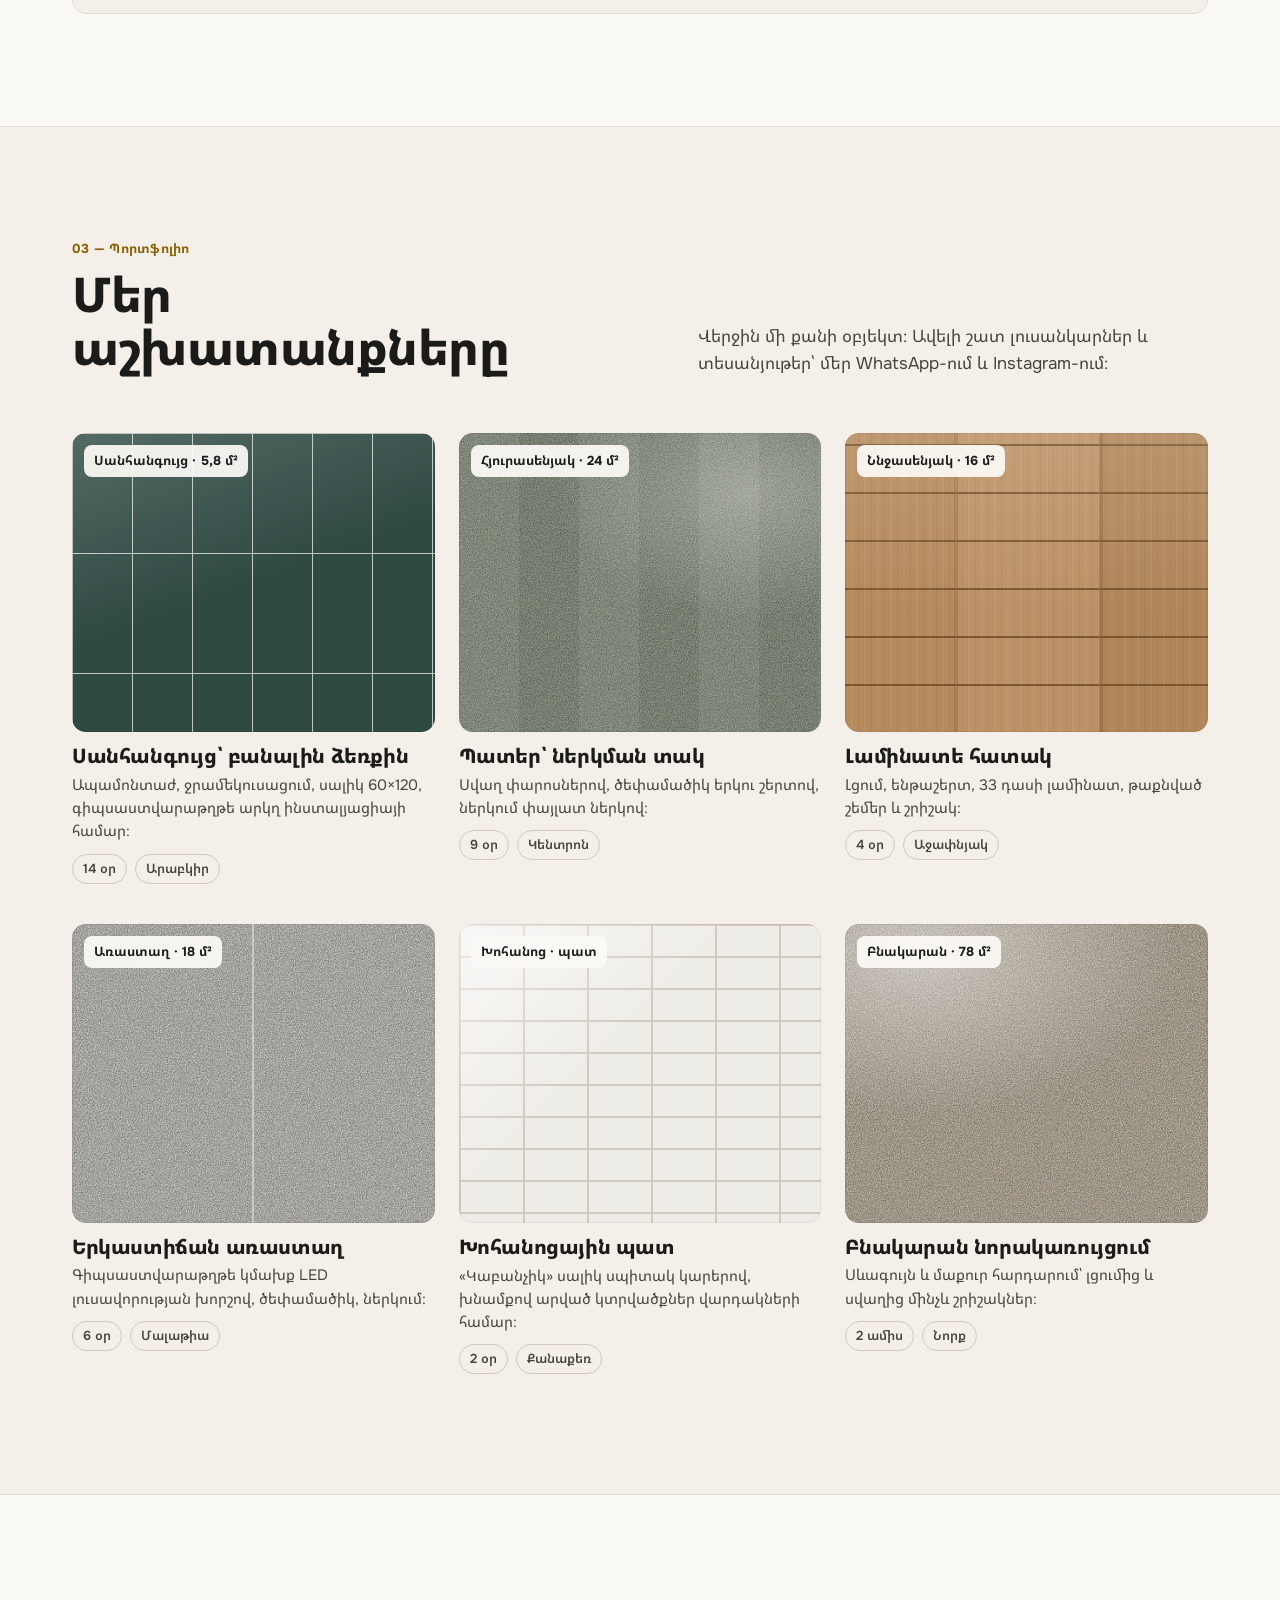
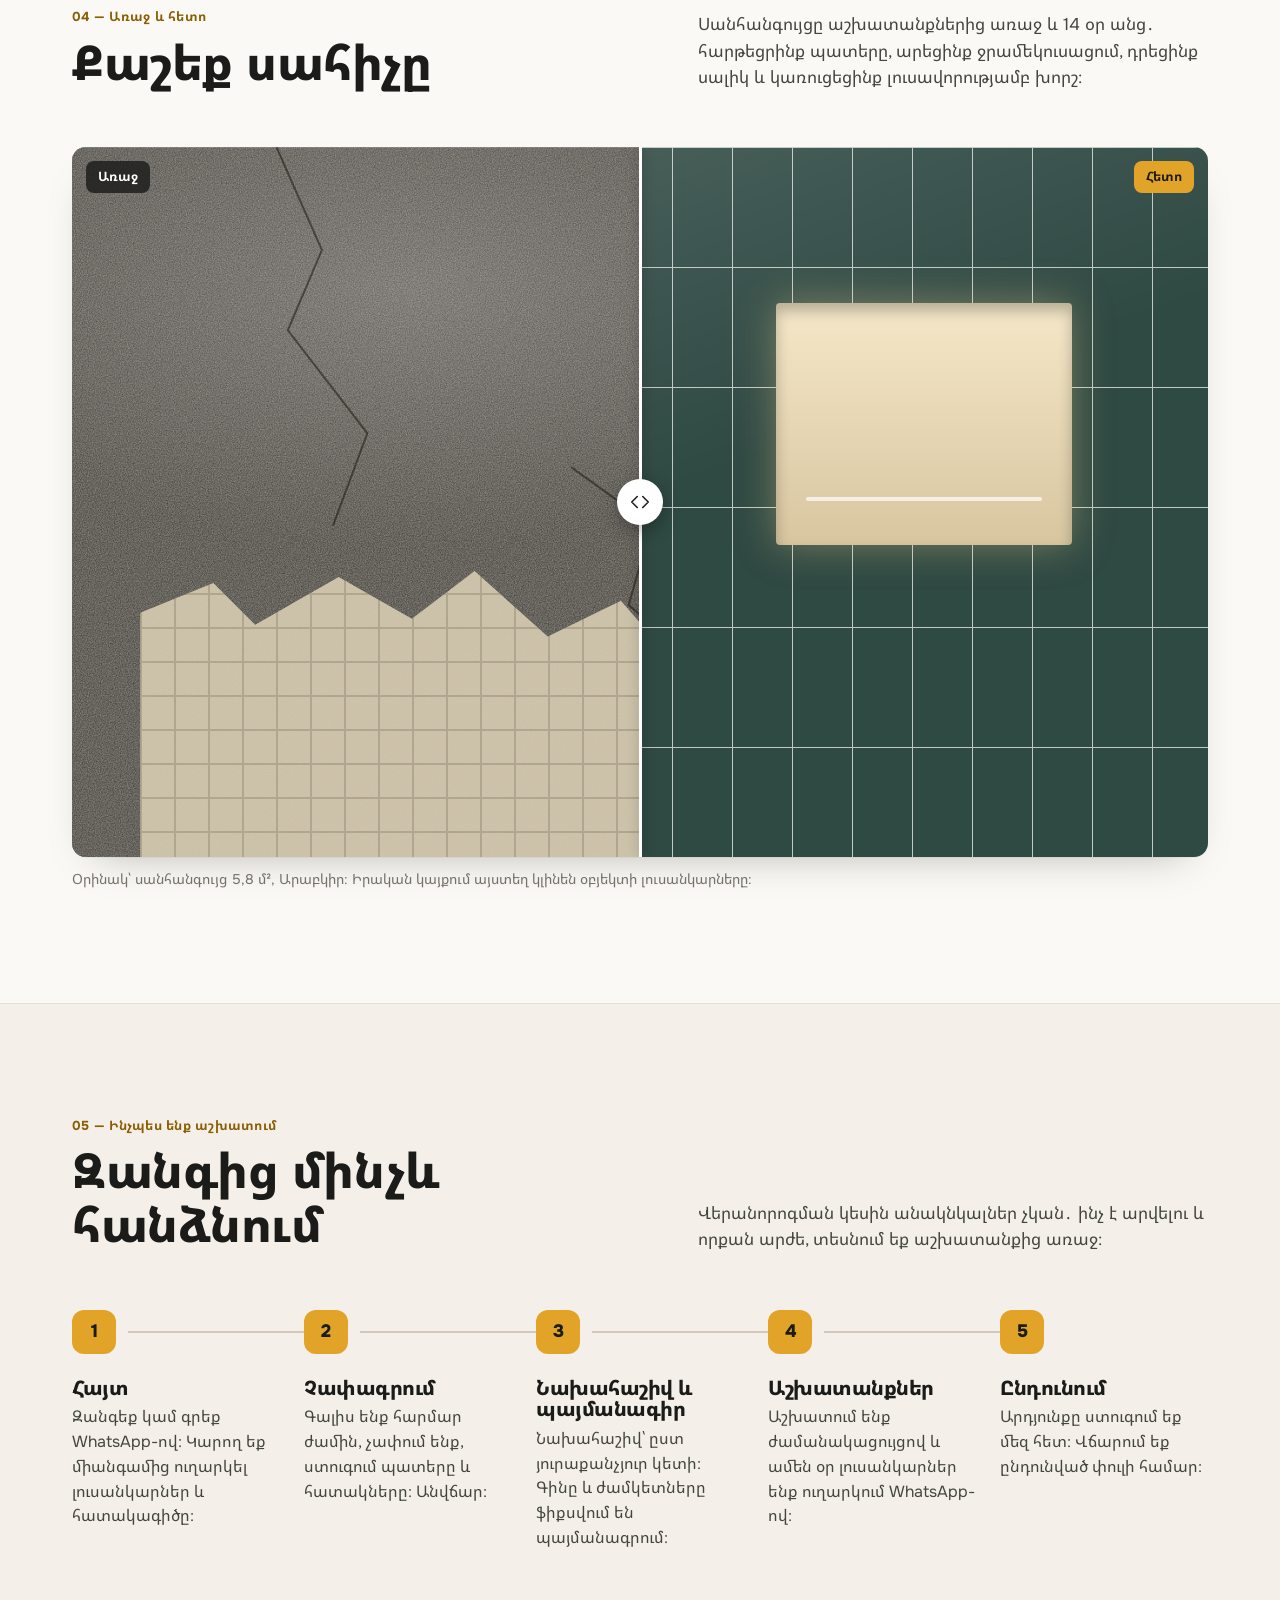
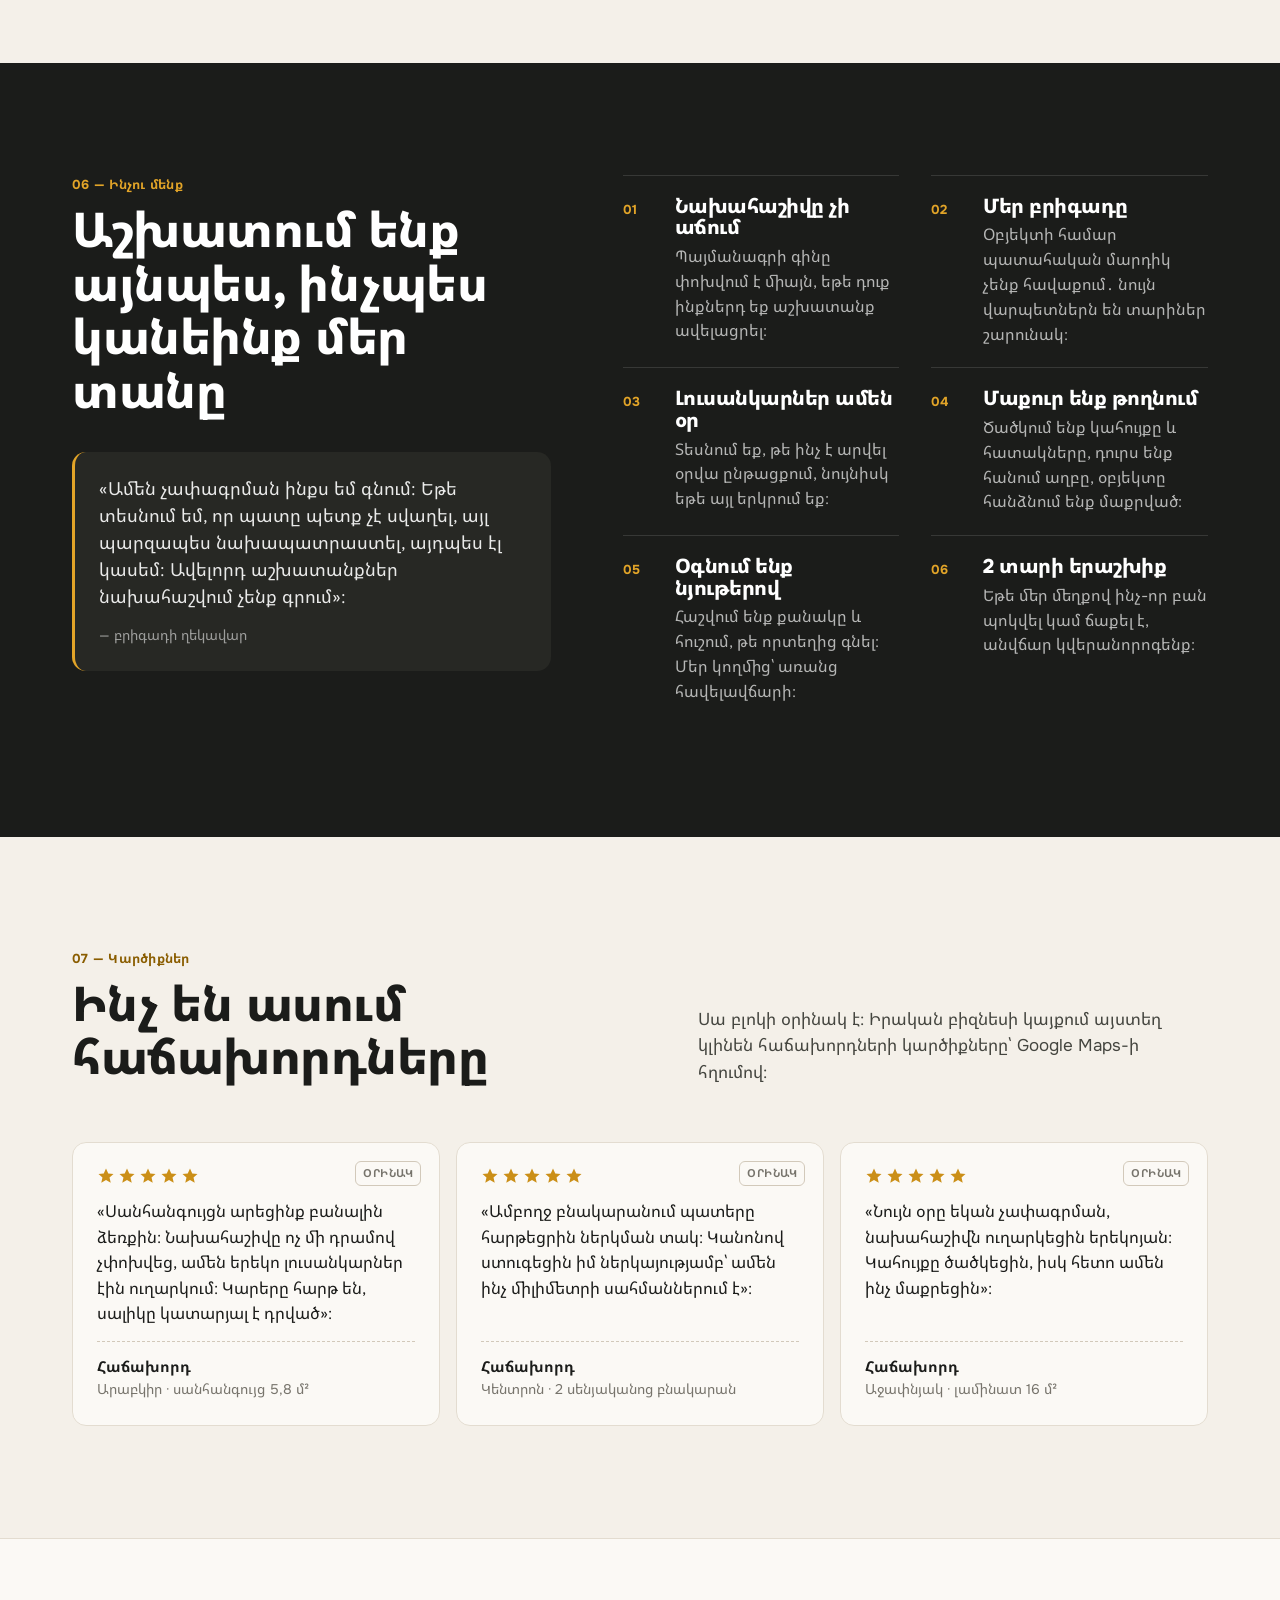
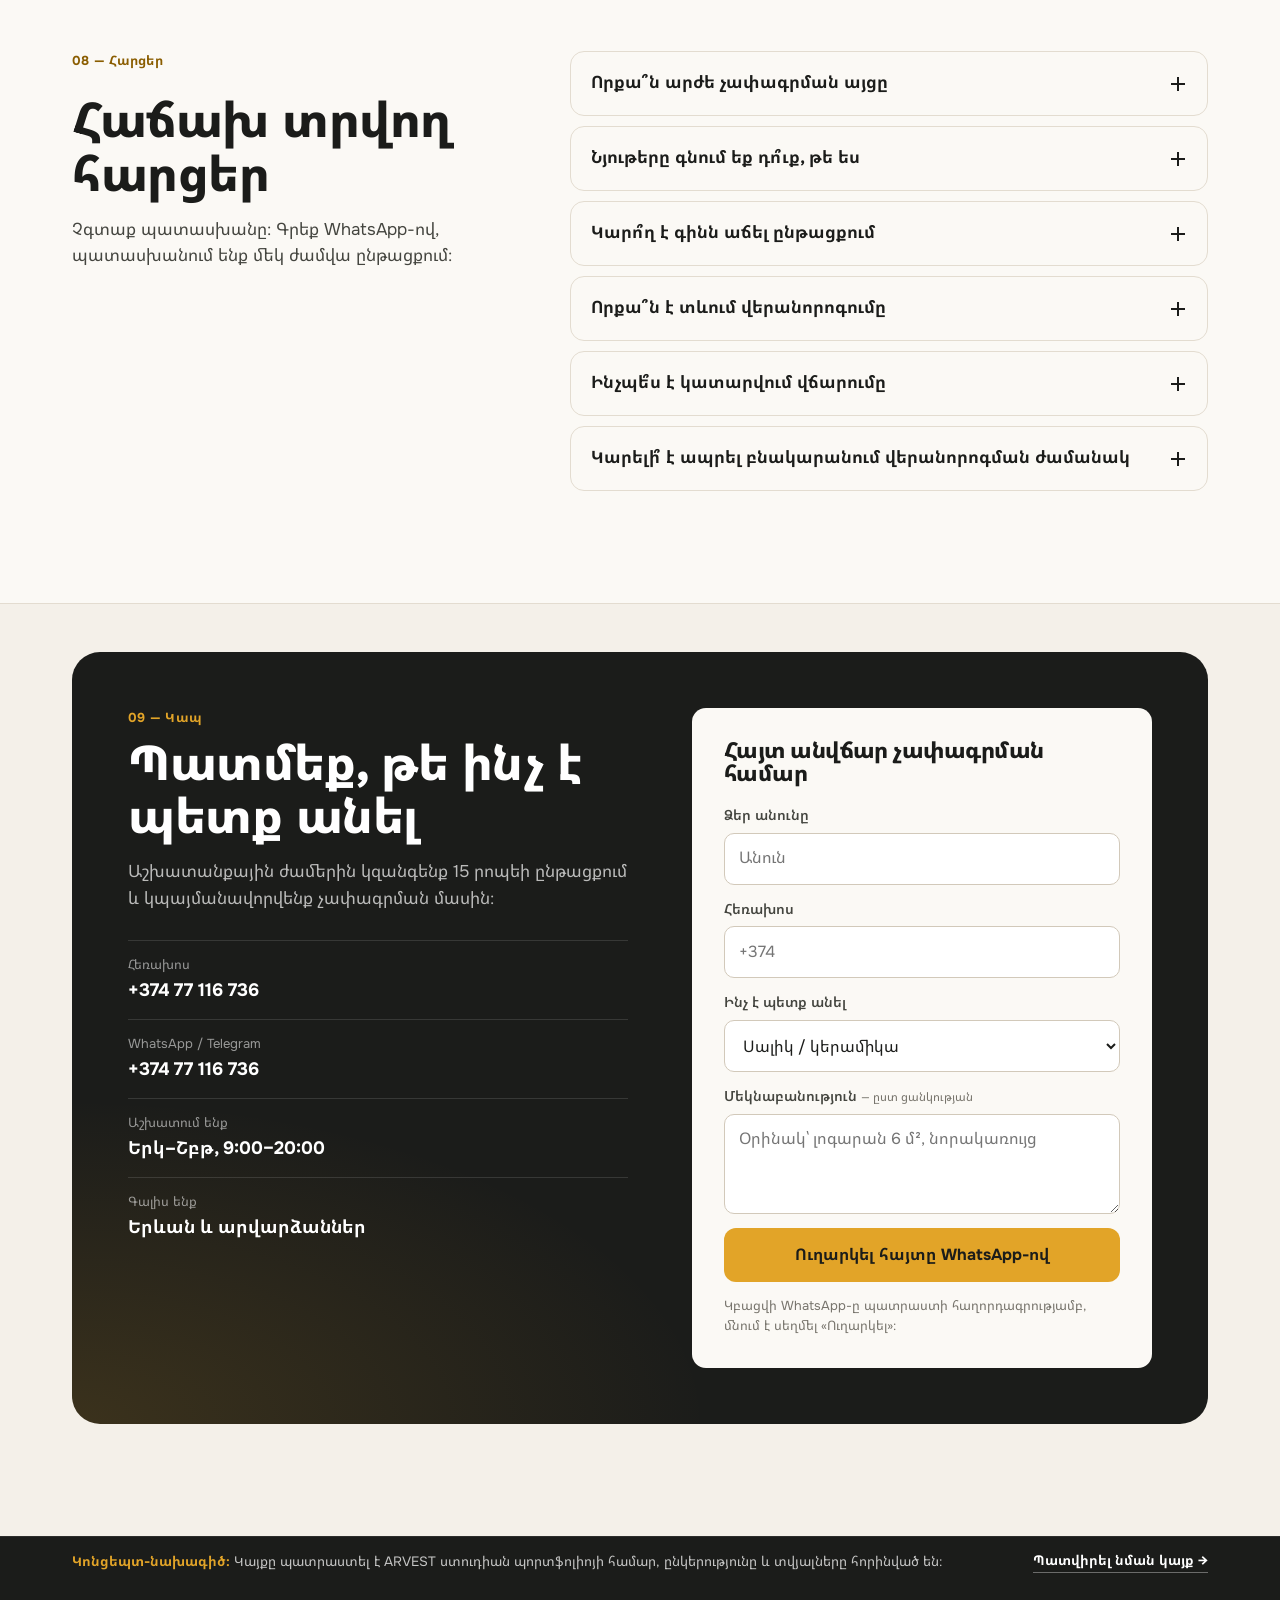
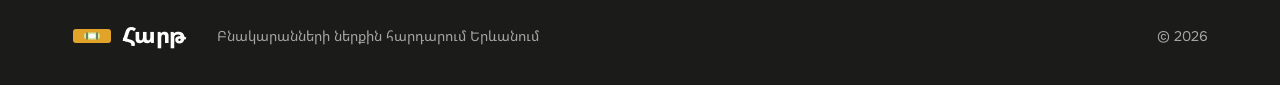
<file: works/renovation/index.html>
<!doctype html>
<html lang="hy">
<head>
  <meta charset="utf-8">
  <meta name="viewport" content="width=device-width, initial-scale=1, viewport-fit=cover">
  <title>Հարթ — բնակարանների վերանորոգում և հարդարում Երևանում</title>
  <meta name="description" content="Բնակարանների ներքին հարդարում Երևանում՝ սալիկապատում, սվաղ, ծեփամածիկ, գիպսաստվարաթուղթ, լամինատ, հատակի լցում։ Անվճար չափագրում, մանրամասն նախահաշիվ, ֆիքսված գին պայմանագրում։">
  <meta name="theme-color" content="#1B1C1A">
  <meta property="og:title" content="Հարթ — բնակարանների հարդարում Երևանում">
  <meta property="og:description" content="Սալիկ, սվաղ, ծեփամածիկ, գիպսաստվարաթուղթ, լամինատ։ Անվճար չափագրում և նախահաշիվ, արժեքի հաշվիչ։">
  <meta property="og:type" content="website">
  <meta property="og:url" content="https://razners.github.io/works/renovation/">
  <meta property="og:locale" content="hy_AM">
  <meta property="og:image" content="https://razners.github.io/works/renovation/og.png">
  <meta property="og:image:width" content="1200">
  <meta property="og:image:height" content="630">
  <meta name="twitter:card" content="summary_large_image">
  <link rel="canonical" href="https://razners.github.io/works/renovation/">
  <link rel="alternate" hreflang="hy" href="https://razners.github.io/works/renovation/">
  <link rel="alternate" hreflang="ru" href="https://razners.github.io/works/renovation/ru/">
  <link rel="alternate" hreflang="en" href="https://razners.github.io/works/renovation/en/">
  <link rel="alternate" hreflang="x-default" href="https://razners.github.io/works/renovation/">
  <link rel="icon" href="favicon.svg" type="image/svg+xml">
  <link rel="preconnect" href="https://fonts.googleapis.com">
  <link rel="preconnect" href="https://fonts.gstatic.com" crossorigin>
  <link href="https://fonts.googleapis.com/css2?family=Noto+Sans+Armenian:wght@400;500;600;700;800&family=Onest:wght@400;500;600;700;800&display=swap" rel="stylesheet">
  <link rel="stylesheet" href="css/style.css">

  <script type="application/ld+json">
  {
    "@context": "https://schema.org",
    "@type": "HomeAndConstructionBusiness",
    "name": "Հարթ — բնակարանների հարդարում",
    "telephone": "+37477116736",
    "areaServed": "Երևան",
    "address": { "@type": "PostalAddress", "addressLocality": "Երևան", "addressCountry": "AM" },
    "openingHours": "Mo-Sa 09:00-20:00",
    "priceRange": "֏֏"
  }
  </script>
</head>
<body>

<header class="header">
  <div class="container header__row">
    <a class="logo" href="#top" aria-label="Հարթ — գլխավոր">
      <svg class="logo__mark" viewBox="0 0 40 20" aria-hidden="true">
        <rect x="1" y="3" width="38" height="14" rx="3" fill="#E2A428"/>
        <rect x="12" y="6.5" width="16" height="7" rx="3.5" fill="#CFE3A3"/>
        <ellipse cx="20" cy="10" rx="3.6" ry="2.2" fill="#fff"/>
        <path d="M15 6.5v7M25 6.5v7" stroke="#1B1C1A" stroke-width="1"/>
      </svg>
      <span>Հարթ</span>
    </a>

    <nav class="nav" id="nav" aria-label="Գլխավոր մենյու">
      <a href="#services">Ծառայություններ</a>
      <a href="#calc">Գներ</a>
      <a href="#works">Աշխատանքներ</a>
      <a href="#process">Ինչպես ենք աշխատում</a>
      <a href="#faq">Հարցեր</a>
      <a href="#contacts">Կապ</a>
      <div class="nav__mobile-extra">
        <a class="btn btn--primary btn--block" href="tel:+37477116736">Զանգել՝ +374 77 116 736</a>
        <a class="btn btn--ghost btn--block" href="https://wa.me/37477116736" target="_blank" rel="noopener">Գրել WhatsApp-ով</a>
      </div>
    </nav>

    <div class="lang" aria-label="Լեզու">
      <span class="is-active">ՀԱՅ</span>
      <a href="ru/" hreflang="ru" lang="ru" data-lang>РУС</a>
      <a href="en/" hreflang="en" lang="en" data-lang>ENG</a>
    </div>

    <a class="header__phone" href="tel:+37477116736">
      <span class="header__phone-num">+374 77 116 736</span>
      <span class="header__phone-note">Երկ–Շբթ, 9:00–20:00</span>
    </a>

    <button class="burger" type="button" aria-label="Բացել մենյուն" aria-expanded="false" aria-controls="nav">
      <span></span><span></span>
    </button>
  </div>
</header>

<main id="top">

  <section class="hero">
    <div class="container hero__grid">
      <div class="hero__text">
        <p class="eyebrow"><span class="dot"></span>Բնակարանների ներքին հարդարում · Երևան</p>
        <h1>Վերանորոգում, որից հետո ամեն ինչ <em>հարթ</em> է</h1>
        <p class="lead">Սալիկ, սվաղ, ծեփամածիկ, գիպսաստվարաթուղթ, լամինատ․ սևագույն և մաքուր հարդարումն անում ենք մեր բրիգադով։ Չափագրումն ու նախահաշիվն անվճար են, գինը ֆիքսվում է պայմանագրում։</p>
        <div class="hero__cta">
          <a class="btn btn--primary" href="#calc">
            Հաշվել արժեքը
            <svg viewBox="0 0 24 24" class="i" aria-hidden="true"><path d="M5 12h14M13 6l6 6-6 6"/></svg>
          </a>
          <a class="btn btn--ghost" href="https://wa.me/37477116736" target="_blank" rel="noopener">
            <svg viewBox="0 0 24 24" class="i" aria-hidden="true"><path d="M4 20l1.3-3.9A8 8 0 1 1 8 19z"/><path d="M9 9.5c0 3 2.5 5.5 5.5 5.5l1-1.5-2-1-1 .8a4 4 0 0 1-1.8-1.8l.8-1-1-2z"/></svg>
            WhatsApp
          </a>
        </div>
        <ul class="hero__facts">
          <li><b>0 ֏</b><span>այց, չափագրում և&nbsp;նախահաշիվ</span></li>
          <li><b>Ֆիքս.</b><span>գինը գրված է պայմանագրում</span></li>
          <li><b>2 տարի</b><span>երաշխիք աշխատանքների վրա</span></li>
        </ul>
      </div>

      <div class="hero__board" aria-hidden="true">
        <div class="swatch tex-tile"><span class="swatch__label"><i>01</i>Սալիկ 30×60</span></div>
        <div class="swatch tex-plaster"><span class="swatch__label"><i>02</i>Սվաղ</span></div>
        <div class="swatch tex-wood"><span class="swatch__label"><i>03</i>Լամինատ</span></div>
        <div class="swatch tex-drywall"><span class="swatch__label"><i>04</i>Գիպսաստվարաթուղթ</span></div>
        <div class="level">
          <span class="level__ticks"></span>
          <span class="level__vial"><span class="level__bubble"></span></span>
          <span class="level__ticks level__ticks--r"></span>
        </div>
      </div>
    </div>

    <div class="ticker" aria-hidden="true">
      <div class="ticker__track">
        <span>Սալիկ</span><span>Կերամոգրանիտ</span><span>Սվաղ</span><span>Ծեփամածիկ</span><span>Ներկում</span><span>Գիպսաստվարաթուղթ</span><span>Լամինատ</span><span>Հատակի լցում</span><span>Պաստառ</span><span>Ապամոնտաժ</span>
        <span>Սալիկ</span><span>Կերամոգրանիտ</span><span>Սվաղ</span><span>Ծեփամածիկ</span><span>Ներկում</span><span>Գիպսաստվարաթուղթ</span><span>Լամինատ</span><span>Հատակի լցում</span><span>Պաստառ</span><span>Ապամոնտաժ</span>
      </div>
    </div>
  </section>

  <section class="section" id="services">
    <div class="container">
      <div class="sec-head reveal">
        <div>
          <p class="sec-head__num">01 — Ծառայություններ</p>
          <h2>Ինչ ենք անում</h2>
        </div>
        <p class="sec-head__text">Վերցնում ենք և առանձին աշխատանքներ, և բնակարանի ամբողջական հարդարում։ Գները աշխատանքի համար են, առանց նյութերի։ Ճշգրիտ գումարը՝ չափագրումից հետո։</p>
      </div>

      <div class="services">
        <article class="svc reveal">
          <div class="svc__top">
            <span class="svc__icon"><svg viewBox="0 0 24 24" class="i" aria-hidden="true"><rect x="3" y="3" width="8" height="8" rx="1"/><rect x="13" y="3" width="8" height="8" rx="1"/><rect x="3" y="13" width="8" height="8" rx="1"/><rect x="13" y="13" width="8" height="8" rx="1"/></svg></span>
            <span class="svc__price">7 000 ֏-ից<small>/մ²</small></span>
          </div>
          <h3>Սալիկ և կերամիկա</h3>
          <p>Լոգարաններ, սանհանգույցներ, խոհանոցային պատեր և հատակներ։ Աշխատում ենք մեծ ձևաչափի և կերամոգրանիտի հետ։</p>
          <ul class="svc__list"><li>Դասավորություն՝ աշխատանքից առաջ</li><li>45° կտրվածք, հարթ կարեր</li><li>Կարերի լցում, այդ թվում էպոքսիդային</li></ul>
        </article>

        <article class="svc reveal">
          <div class="svc__top">
            <span class="svc__icon"><svg viewBox="0 0 24 24" class="i" aria-hidden="true"><path d="M3 14h14l3-6H6z"/><path d="M11 14v3.5a2 2 0 0 0 2 2h3"/></svg></span>
            <span class="svc__price">3 000 ֏-ից<small>/մ²</small></span>
          </div>
          <h3>Պատերի սվաղ</h3>
          <p>Հարթեցնում ենք պատերը փարոսներով՝ սալիկի, ներկի կամ պաստառի տակ։ Ստուգում ենք կանոնով և հարթաչափով ձեր ներկայությամբ։</p>
          <ul class="svc__list"><li>Գիպսային և ցեմենտային</li><li>Շեղում՝ մինչև 1 մմ 2 մ-ի վրա</li><li>Անկյուններ՝ ճիշտ 90°</li></ul>
        </article>

        <article class="svc reveal">
          <div class="svc__top">
            <span class="svc__icon"><svg viewBox="0 0 24 24" class="i" aria-hidden="true"><rect x="3" y="4" width="14" height="5" rx="1.5"/><path d="M17 6.5h3v5h-9v3"/><rect x="10" y="14.5" width="2" height="6" rx="1"/></svg></span>
            <span class="svc__price">2 000 ֏-ից<small>/մ²</small></span>
          </div>
          <h3>Ծեփամածիկ և ներկում</h3>
          <p>Սկզբնական և վերջնական ծեփամածիկ, հղկում, գրունտ և ներկում երկու շերտով։ Պատեր՝ առանց բծերի և շերտերի։</p>
          <ul class="svc__list"><li>Ամրացում ցանցով</li><li>Ստուգում լամպի լույսի տակ</li><li>Պատերի և առաստաղների ներկում</li></ul>
        </article>

        <article class="svc reveal">
          <div class="svc__top">
            <span class="svc__icon"><svg viewBox="0 0 24 24" class="i" aria-hidden="true"><rect x="4" y="3" width="16" height="18" rx="1"/><path d="M12 3v18"/><path d="M7.5 7h.01M16.5 7h.01M7.5 12h.01M16.5 12h.01M7.5 17h.01M16.5 17h.01" stroke-width="2.4" stroke-linecap="round"/></svg></span>
            <span class="svc__price">6 000 ֏-ից<small>/մ²</small></span>
          </div>
          <h3>Գիպսաստվարաթուղթ</h3>
          <p>Միջնորմեր, խողովակների արկղեր, խորշեր, բազմաստիճան առաստաղներ և թաքնված լուսավորություն։</p>
          <ul class="svc__list"><li>Ցինկապատ պրոֆիլ</li><li>Ձայնամեկուսացում ներսում</li><li>Խոնավակայուն թերթեր լոգարանի համար</li></ul>
        </article>

        <article class="svc reveal">
          <div class="svc__top">
            <span class="svc__icon"><svg viewBox="0 0 24 24" class="i" aria-hidden="true"><rect x="3" y="4" width="18" height="16" rx="1"/><path d="M3 9.3h18M3 14.6h18M10 4v5.3M16 9.3v5.3M7 14.6V20"/></svg></span>
            <span class="svc__price">1 500 ֏-ից<small>/մ²</small></span>
          </div>
          <h3>Լամինատ և մանրահատակ</h3>
          <p>Տեղադրում ենթաշերտով, կտրում դռների և խողովակների տակ, շեմեր և շրիշակ։ Հատակ՝ առանց ճեղքերի և ճռռոցի։</p>
          <ul class="svc__list"><li>Ուղիղ և անկյունագծային տեղադրում</li><li>Ընդարձակման բացվածք</li><li>Շրիշակի տեղադրում</li></ul>
        </article>

        <article class="svc reveal">
          <div class="svc__top">
            <span class="svc__icon"><svg viewBox="0 0 24 24" class="i" aria-hidden="true"><rect x="2" y="9" width="20" height="6" rx="1"/><rect x="8.5" y="10.5" width="7" height="3" rx="1.5"/><path d="M12 10.5v3"/></svg></span>
            <span class="svc__price">2 500 ֏-ից<small>/մ²</small></span>
          </div>
          <h3>Հատակի լցում</h3>
          <p>Հարթեցնում ենք հիմքը սալիկի, լամինատի կամ մանրահատակի տակ։ Անում ենք բարձրության տարբերություններ և շեմեր, որտեղ պետք է։</p>
          <ul class="svc__list"><li>Կիսաչոր և թաց լցում</li><li>Ինքնահարթեցվող հատակ</li><li>Սանհանգույցի ջրամեկուսացում</li></ul>
        </article>

        <article class="svc reveal">
          <div class="svc__top">
            <span class="svc__icon"><svg viewBox="0 0 24 24" class="i" aria-hidden="true"><rect x="3" y="3" width="11" height="18" rx="1"/><path d="M14 6h3.5a2.5 2.5 0 0 1 0 5H14"/><path d="M6 7h5M6 11h5"/></svg></span>
            <span class="svc__price">1 500 ֏-ից<small>/մ²</small></span>
          </div>
          <h3>Պաստառներ և դեկորատիվ ծածկույթներ</h3>
          <p>Ֆլիզելինային, վինիլային, ներկման համար, ֆոտոպաստառներ։ Միացումները չեն երևում, նախշը համընկնում է։</p>
          <ul class="svc__list"><li>Նախշի համադրում</li><li>Դեկորատիվ սվաղ</li><li>Մոլդինգներ և քիվեր</li></ul>
        </article>

        <article class="svc reveal">
          <div class="svc__top">
            <span class="svc__icon"><svg viewBox="0 0 24 24" class="i" aria-hidden="true"><path d="M14 3l7 7-3 3-7-7z"/><path d="M12.5 8.5L4 17l3 3 8.5-8.5"/></svg></span>
            <span class="svc__price">1 500 ֏-ից<small>/մ²</small></span>
          </div>
          <h3>Ապամոնտաժ և նախապատրաստում</h3>
          <p>Հանում ենք հին սալիկը, սվաղը, հատակները։ Դուրս ենք հանում աղբը և թողնում մաքուր հիմք։</p>
          <ul class="svc__list"><li>Զգույշ, առանց փոշու հարևանների մոտ</li><li>Աղբի դուրսբերում</li><li>Պատուհանների և դռների եզրեր</li></ul>
        </article>

        <article class="svc svc--dark reveal">
          <p class="svc__kicker">Եթե պետք է ամեն ինչ միանգամից</p>
          <h3>Հարդարում՝ բանալին ձեռքին</h3>
          <p>Մեկ ղեկավար ամբողջ օբյեկտի համար, մեկ ժամանակացույց և մեկ նախահաշիվ։ Էլեկտրիկներին և սանտեխնիկներին ինքներս ենք համակարգում։</p>
          <a class="btn btn--primary btn--block" href="#contacts">Քննարկել օբյեկտը</a>
        </article>
      </div>
    </div>
  </section>

  <section class="section section--paper" id="calc">
    <div class="container">
      <div class="sec-head reveal">
        <div>
          <p class="sec-head__num">02 — Գներ</p>
          <h2>Հաշվեք վերանորոգումը մեկ րոպեում</h2>
        </div>
        <p class="sec-head__text">Ընտրեք աշխատանքները և նշեք մակերեսը։ Կստանաք մոտավոր արժեքը, որը կարող եք անմիջապես ուղարկել մեզ WhatsApp-ով։</p>
      </div>

      <div class="calc reveal">
        <div class="calc__form">
          <div class="calc__rows" id="calcRows"></div>
          <button class="calc__add" type="button" id="calcAdd">
            <svg viewBox="0 0 24 24" class="i" aria-hidden="true"><path d="M12 5v14M5 12h14"/></svg>
            Ավելացնել աշխատանք
          </button>
        </div>

        <aside class="calc__result" aria-live="polite">
          <p class="calc__label">Աշխատանքների արժեքը, մոտավորապես</p>
          <p class="calc__total"><span id="calcTotal">0</span> ֏</p>
          <p class="calc__range" id="calcRange">&nbsp;</p>
          <a class="btn btn--primary btn--block" id="calcSend" href="https://wa.me/37477116736" target="_blank" rel="noopener">Ուղարկել հաշվարկը WhatsApp-ով</a>
          <p class="calc__note">Գինը՝ առանց նյութերի։ Մանրամասն նախահաշիվը կկազմենք անվճար չափագրումից հետո։</p>
        </aside>
      </div>

      <!-- Գնացուցակ. հաշվիչը գները վերցնում է այս աղյուսակից -->
      <details class="pricelist reveal">
        <summary>
          <span>Աշխատանքների ամբողջական գնացուցակ</span>
          <svg viewBox="0 0 24 24" class="i" aria-hidden="true"><path d="M6 9l6 6 6-6"/></svg>
        </summary>
        <table id="priceTable">
          <tbody>
            <tr><td>Սալիկապատում (պատեր, հատակ)</td><td>7 000 ֏-ից/մ²</td></tr>
            <tr><td>Մեծ ձևաչափի սալիկ 60×120</td><td>9 000 ֏-ից/մ²</td></tr>
            <tr><td>Խոհանոցային պատի սալիկապատում</td><td>8 000 ֏-ից/մ²</td></tr>
            <tr><td>Պատերի սվաղ փարոսներով</td><td>3 000 ֏-ից/մ²</td></tr>
            <tr><td>Ծեփամածիկ ներկման տակ (2 շերտ)</td><td>2 000 ֏-ից/մ²</td></tr>
            <tr><td>Պատերի և առաստաղների ներկում (2 շերտ)</td><td>1 200 ֏-ից/մ²</td></tr>
            <tr><td>Գիպսաստվարաթղթե միջնորմ</td><td>6 000 ֏-ից/մ²</td></tr>
            <tr><td>Գիպսաստվարաթղթե առաստաղ</td><td>6 500 ֏-ից/մ²</td></tr>
            <tr><td>Լամինատի տեղադրում ենթաշերտով</td><td>1 500 ֏-ից/մ²</td></tr>
            <tr><td>Հատակի լցում</td><td>2 500 ֏-ից/մ²</td></tr>
            <tr><td>Պաստառապատում</td><td>1 500 ֏-ից/մ²</td></tr>
            <tr><td>Հին սալիկի ապամոնտաժ</td><td>1 500 ֏-ից/մ²</td></tr>
            <tr><td>Պատուհանների և դռների եզրեր</td><td>3 000 ֏-ից/գծ. մ</td></tr>
          </tbody>
        </table>
      </details>
    </div>
  </section>

  <section class="section" id="works">
    <div class="container">
      <div class="sec-head reveal">
        <div>
          <p class="sec-head__num">03 — Պորտֆոլիո</p>
          <h2>Մեր աշխատանքները</h2>
        </div>
        <p class="sec-head__text">Վերջին մի քանի օբյեկտ։ Ավելի շատ լուսանկարներ և տեսանյութեր՝ մեր WhatsApp-ում և Instagram-ում։</p>
      </div>
    </div>

    <div class="works">
      <article class="work reveal">
        <div class="work__media tex-tile-dark"><span class="work__tag">Սանհանգույց · 5,8 մ²</span></div>
        <h3>Սանհանգույց՝ բանալին ձեռքին</h3>
        <p>Ապամոնտաժ, ջրամեկուսացում, սալիկ 60×120, գիպսաստվարաթղթե արկղ ինստալյացիայի համար։</p>
        <p class="work__meta"><span>14 օր</span><span>Արաբկիր</span></p>
      </article>
      <article class="work reveal">
        <div class="work__media tex-paint"><span class="work__tag">Հյուրասենյակ · 24 մ²</span></div>
        <h3>Պատեր՝ ներկման տակ</h3>
        <p>Սվաղ փարոսներով, ծեփամածիկ երկու շերտով, ներկում փայլատ ներկով։</p>
        <p class="work__meta"><span>9 օր</span><span>Կենտրոն</span></p>
      </article>
      <article class="work reveal">
        <div class="work__media tex-wood"><span class="work__tag">Ննջասենյակ · 16 մ²</span></div>
        <h3>Լամինատե հատակ</h3>
        <p>Լցում, ենթաշերտ, 33 դասի լամինատ, թաքնված շեմեր և շրիշակ։</p>
        <p class="work__meta"><span>4 օր</span><span>Աջափնյակ</span></p>
      </article>
      <article class="work reveal">
        <div class="work__media tex-drywall"><span class="work__tag">Առաստաղ · 18 մ²</span></div>
        <h3>Երկաստիճան առաստաղ</h3>
        <p>Գիպսաստվարաթղթե կմախք LED լուսավորության խորշով, ծեփամածիկ, ներկում։</p>
        <p class="work__meta"><span>6 օր</span><span>Մալաթիա</span></p>
      </article>
      <article class="work reveal">
        <div class="work__media tex-tile"><span class="work__tag">Խոհանոց · պատ</span></div>
        <h3>Խոհանոցային պատ</h3>
        <p>«Կաբանչիկ» սալիկ սպիտակ կարերով, խնամքով արված կտրվածքներ վարդակների համար։</p>
        <p class="work__meta"><span>2 օր</span><span>Քանաքեռ</span></p>
      </article>
      <article class="work reveal">
        <div class="work__media tex-plaster"><span class="work__tag">Բնակարան · 78 մ²</span></div>
        <h3>Բնակարան նորակառույցում</h3>
        <p>Սևագույն և մաքուր հարդարում՝ լցումից և սվաղից մինչև շրիշակներ։</p>
        <p class="work__meta"><span>2 ամիս</span><span>Նորք</span></p>
      </article>
    </div>
    <p class="works__hint container">Թերթեք կողք →</p>
  </section>

  <section class="section section--paper" id="result">
    <div class="container">
      <div class="sec-head reveal">
        <div>
          <p class="sec-head__num">04 — Առաջ և հետո</p>
          <h2>Քաշեք սահիչը</h2>
        </div>
        <p class="sec-head__text">Սանհանգույցը աշխատանքներից առաջ և 14 օր անց․ հարթեցրինք պատերը, արեցինք ջրամեկուսացում, դրեցինք սալիկ և կառուցեցինք լուսավորությամբ խորշ։</p>
      </div>
      <figure class="reveal" style="margin:0">
        <div class="ba">
          <div class="ba__layer ba__after tex-tile-dark"><div class="ba__niche"></div><span class="ba__tag">Հետո</span></div>
          <div class="ba__layer ba__before tex-before">
            <div class="ba__oldtile"></div>
            <svg class="ba__cracks" viewBox="0 0 100 62" preserveAspectRatio="none" aria-hidden="true"><path d="M18 0 L22 9 L19 16 L26 25 L23 33"/><path d="M71 6 L66 15 L72 24 L68 32 L75 41"/><path d="M44 28 L51 33 L49 40 L55 45"/></svg>
            <span class="ba__tag">Առաջ</span>
          </div>
          <input class="ba__range" type="range" min="0" max="100" value="50" aria-label="Համեմատել՝ վերանորոգումից առաջ և հետո">
          <div class="ba__line"><span class="ba__knob"><svg class="i" viewBox="0 0 24 24" aria-hidden="true"><path d="M9 6l-6 6 6 6M15 6l6 6-6 6"/></svg></span></div>
        </div>
        <figcaption class="ba__cap">Օրինակ՝ սանհանգույց 5,8 մ², Արաբկիր։ Իրական կայքում այստեղ կլինեն օբյեկտի լուսանկարները։</figcaption>
      </figure>
    </div>
  </section>

  <section class="section" id="process">
    <div class="container">
      <div class="sec-head reveal">
        <div>
          <p class="sec-head__num">05 — Ինչպես ենք աշխատում</p>
          <h2>Զանգից մինչև հանձնում</h2>
        </div>
        <p class="sec-head__text">Վերանորոգման կեսին անակնկալներ չկան․ ինչ է արվելու և որքան արժե, տեսնում եք աշխատանքից առաջ։</p>
      </div>

      <ol class="steps">
        <li class="step reveal"><span class="step__n">1</span><h3>Հայտ</h3><p>Զանգեք կամ գրեք WhatsApp-ով։ Կարող եք միանգամից ուղարկել լուսանկարներ և հատակագիծը։</p></li>
        <li class="step reveal"><span class="step__n">2</span><h3>Չափագրում</h3><p>Գալիս ենք հարմար ժամին, չափում ենք, ստուգում պատերը և հատակները։ Անվճար։</p></li>
        <li class="step reveal"><span class="step__n">3</span><h3>Նախահաշիվ և պայմանագիր</h3><p>Նախահաշիվ՝ ըստ յուրաքանչյուր կետի։ Գինը և ժամկետները ֆիքսվում են պայմանագրում։</p></li>
        <li class="step reveal"><span class="step__n">4</span><h3>Աշխատանքներ</h3><p>Աշխատում ենք ժամանակացույցով և ամեն օր լուսանկարներ ենք ուղարկում WhatsApp-ով։</p></li>
        <li class="step reveal"><span class="step__n">5</span><h3>Ընդունում</h3><p>Արդյունքը ստուգում եք մեզ հետ։ Վճարում եք ընդունված փուլի համար։</p></li>
      </ol>
    </div>
  </section>

  <section class="section section--dark" id="why">
    <div class="container why">
      <div class="why__intro reveal">
        <p class="sec-head__num">06 — Ինչու մենք</p>
        <h2>Աշխատում ենք այնպես, ինչպես կանեինք մեր տանը</h2>
        <blockquote class="why__quote">
          <p>«Ամեն չափագրման ինքս եմ գնում։ Եթե տեսնում եմ, որ պատը պետք չէ սվաղել, այլ պարզապես նախապատրաստել, այդպես էլ կասեմ։ Ավելորդ աշխատանքներ նախահաշվում չենք գրում»։</p>
          <footer>— բրիգադի ղեկավար</footer>
        </blockquote>
      </div>

      <ul class="why__list">
        <li class="reveal"><span>01</span><div><h3>Նախահաշիվը չի աճում</h3><p>Պայմանագրի գինը փոխվում է միայն, եթե դուք ինքներդ եք աշխատանք ավելացրել։</p></div></li>
        <li class="reveal"><span>02</span><div><h3>Մեր բրիգադը</h3><p>Օբյեկտի համար պատահական մարդիկ չենք հավաքում․ նույն վարպետներն են տարիներ շարունակ։</p></div></li>
        <li class="reveal"><span>03</span><div><h3>Լուսանկարներ ամեն օր</h3><p>Տեսնում եք, թե ինչ է արվել օրվա ընթացքում, նույնիսկ եթե այլ երկրում եք։</p></div></li>
        <li class="reveal"><span>04</span><div><h3>Մաքուր ենք թողնում</h3><p>Ծածկում ենք կահույքը և հատակները, դուրս ենք հանում աղբը, օբյեկտը հանձնում ենք մաքրված։</p></div></li>
        <li class="reveal"><span>05</span><div><h3>Օգնում ենք նյութերով</h3><p>Հաշվում ենք քանակը և հուշում, թե որտեղից գնել։ Մեր կողմից՝ առանց հավելավճարի։</p></div></li>
        <li class="reveal"><span>06</span><div><h3>2 տարի երաշխիք</h3><p>Եթե մեր մեղքով ինչ-որ բան պոկվել կամ ճաքել է, անվճար կվերանորոգենք։</p></div></li>
      </ul>
    </div>
  </section>

  <section class="section" id="reviews">
    <div class="container">
      <div class="sec-head reveal">
        <div>
          <p class="sec-head__num">07 — Կարծիքներ</p>
          <h2>Ինչ են ասում հաճախորդները</h2>
        </div>
        <p class="sec-head__text">Սա բլոկի օրինակ է։ Իրական բիզնեսի կայքում այստեղ կլինեն հաճախորդների կարծիքները՝ Google Maps-ի հղումով։</p>
      </div>
      <div class="reviews">
        <figure class="review reveal" style="margin:0">
          <span class="review__tag">Օրինակ</span>
          <div class="review__stars" aria-label="5-ից 5"><svg class="i" viewBox="0 0 24 24"><path d="M12 2l3 6.6 7 .7-5.3 4.7 1.6 7L12 17.3 5.7 21l1.6-7L2 9.3l7-.7z"/></svg><svg class="i" viewBox="0 0 24 24"><path d="M12 2l3 6.6 7 .7-5.3 4.7 1.6 7L12 17.3 5.7 21l1.6-7L2 9.3l7-.7z"/></svg><svg class="i" viewBox="0 0 24 24"><path d="M12 2l3 6.6 7 .7-5.3 4.7 1.6 7L12 17.3 5.7 21l1.6-7L2 9.3l7-.7z"/></svg><svg class="i" viewBox="0 0 24 24"><path d="M12 2l3 6.6 7 .7-5.3 4.7 1.6 7L12 17.3 5.7 21l1.6-7L2 9.3l7-.7z"/></svg><svg class="i" viewBox="0 0 24 24"><path d="M12 2l3 6.6 7 .7-5.3 4.7 1.6 7L12 17.3 5.7 21l1.6-7L2 9.3l7-.7z"/></svg></div>
          <blockquote>«Սանհանգույցն արեցինք բանալին ձեռքին։ Նախահաշիվը ոչ մի դրամով չփոխվեց, ամեն երեկո լուսանկարներ էին ուղարկում։ Կարերը հարթ են, սալիկը կատարյալ է դրված»։</blockquote>
          <figcaption class="review__who"><b>Հաճախորդ</b>Արաբկիր · սանհանգույց 5,8 մ²</figcaption>
        </figure>
        <figure class="review reveal" style="margin:0">
          <span class="review__tag">Օրինակ</span>
          <div class="review__stars" aria-label="5-ից 5"><svg class="i" viewBox="0 0 24 24"><path d="M12 2l3 6.6 7 .7-5.3 4.7 1.6 7L12 17.3 5.7 21l1.6-7L2 9.3l7-.7z"/></svg><svg class="i" viewBox="0 0 24 24"><path d="M12 2l3 6.6 7 .7-5.3 4.7 1.6 7L12 17.3 5.7 21l1.6-7L2 9.3l7-.7z"/></svg><svg class="i" viewBox="0 0 24 24"><path d="M12 2l3 6.6 7 .7-5.3 4.7 1.6 7L12 17.3 5.7 21l1.6-7L2 9.3l7-.7z"/></svg><svg class="i" viewBox="0 0 24 24"><path d="M12 2l3 6.6 7 .7-5.3 4.7 1.6 7L12 17.3 5.7 21l1.6-7L2 9.3l7-.7z"/></svg><svg class="i" viewBox="0 0 24 24"><path d="M12 2l3 6.6 7 .7-5.3 4.7 1.6 7L12 17.3 5.7 21l1.6-7L2 9.3l7-.7z"/></svg></div>
          <blockquote>«Ամբողջ բնակարանում պատերը հարթեցրին ներկման տակ։ Կանոնով ստուգեցին իմ ներկայությամբ՝ ամեն ինչ միլիմետրի սահմաններում է»։</blockquote>
          <figcaption class="review__who"><b>Հաճախորդ</b>Կենտրոն · 2 սենյականոց բնակարան</figcaption>
        </figure>
        <figure class="review reveal" style="margin:0">
          <span class="review__tag">Օրինակ</span>
          <div class="review__stars" aria-label="5-ից 5"><svg class="i" viewBox="0 0 24 24"><path d="M12 2l3 6.6 7 .7-5.3 4.7 1.6 7L12 17.3 5.7 21l1.6-7L2 9.3l7-.7z"/></svg><svg class="i" viewBox="0 0 24 24"><path d="M12 2l3 6.6 7 .7-5.3 4.7 1.6 7L12 17.3 5.7 21l1.6-7L2 9.3l7-.7z"/></svg><svg class="i" viewBox="0 0 24 24"><path d="M12 2l3 6.6 7 .7-5.3 4.7 1.6 7L12 17.3 5.7 21l1.6-7L2 9.3l7-.7z"/></svg><svg class="i" viewBox="0 0 24 24"><path d="M12 2l3 6.6 7 .7-5.3 4.7 1.6 7L12 17.3 5.7 21l1.6-7L2 9.3l7-.7z"/></svg><svg class="i" viewBox="0 0 24 24"><path d="M12 2l3 6.6 7 .7-5.3 4.7 1.6 7L12 17.3 5.7 21l1.6-7L2 9.3l7-.7z"/></svg></div>
          <blockquote>«Նույն օրը եկան չափագրման, նախահաշիվն ուղարկեցին երեկոյան։ Կահույքը ծածկեցին, իսկ հետո ամեն ինչ մաքրեցին»։</blockquote>
          <figcaption class="review__who"><b>Հաճախորդ</b>Աջափնյակ · լամինատ 16 մ²</figcaption>
        </figure>
      </div>
    </div>
  </section>

  <section class="section section--paper" id="faq">
    <div class="container faq-wrap">
      <div class="sec-head sec-head--stack reveal">
        <p class="sec-head__num">08 — Հարցեր</p>
        <h2>Հաճախ տրվող հարցեր</h2>
        <p class="sec-head__text">Չգտաք պատասխանը։ Գրեք WhatsApp-ով, պատասխանում ենք մեկ ժամվա ընթացքում։</p>
      </div>

      <div class="faq">
        <details class="reveal">
          <summary>Որքա՞ն արժե չափագրման այցը</summary>
          <p>Ոչինչ։ Երևանում չափագրումն ու նախահաշիվն անվճար են, նույնիսկ եթե հետո որոշեք մեզ հետ չաշխատել։</p>
        </details>
        <details class="reveal">
          <summary>Նյութերը գնում եք դո՞ւք, թե ես</summary>
          <p>Ինչպես ձեզ հարմար է։ Կարող ենք տալ քանակներով ճշգրիտ ցուցակ, և դուք կգնեք ինքներդ։ Կամ կգնենք և կբերենք՝ կտրոններով, առանց հավելավճարի։</p>
        </details>
        <details class="reveal">
          <summary>Կարո՞ղ է գինն աճել ընթացքում</summary>
          <p>Ոչ, եթե աշխատանքների ծավալը չի փոխվում։ Գինը և աշխատանքների ցանկը գրված են պայմանագրում։ Եթե ցանկանաք ինչ-որ բան ավելացնել, նախ կհամաձայնեցնենք արժեքը, հետո կանենք։</p>
        </details>
        <details class="reveal">
          <summary>Որքա՞ն է տևում վերանորոգումը</summary>
          <p>Մոտավորապես՝ սանհանգույց՝ 10–14 օր, սենյակ՝ 1–3 շաբաթ, բնակարան բանալին ձեռքին՝ 1,5-ից 3 ամիս։ Ճշգրիտ ժամանակացույցը՝ պայմանագրում։</p>
        </details>
        <details class="reveal">
          <summary>Ինչպե՞ս է կատարվում վճարումը</summary>
          <p>Փուլերով։ Վճարում եք միայն այն փուլի համար, որն ընդունել եք։ Աշխատանքի համար մեծ կանխավճար չենք վերցնում։</p>
        </details>
        <details class="reveal">
          <summary>Կարելի՞ է ապրել բնակարանում վերանորոգման ժամանակ</summary>
          <p>Այո, եթե վերանորոգումն ըստ սենյակների է։ Աշխատանքային գոտին փակում ենք թաղանթով և ամեն օր մաքրում։ Ամբողջական հարդարման դեպքում ավելի լավ է ժամանակավորապես տեղափոխվել։</p>
        </details>
      </div>
    </div>
  </section>

  <section class="section section--tight" id="contacts">
    <div class="container">
      <div class="contact">
        <div class="contact__info">
          <p class="sec-head__num">09 — Կապ</p>
          <h2>Պատմեք, թե ինչ է պետք անել</h2>
          <p class="contact__lead">Աշխատանքային ժամերին կզանգենք 15 րոպեի ընթացքում և կպայմանավորվենք չափագրման մասին։</p>

          <ul class="contact__list">
            <li><span class="contact__k">Հեռախոս</span><a href="tel:+37477116736">+374 77 116 736</a></li>
            <li><span class="contact__k">WhatsApp / Telegram</span><a href="https://wa.me/37477116736" target="_blank" rel="noopener">+374 77 116 736</a></li>
            <li><span class="contact__k">Աշխատում ենք</span><span>Երկ–Շբթ, 9:00–20:00</span></li>
            <li><span class="contact__k">Գալիս ենք</span><span>Երևան և արվարձաններ</span></li>
          </ul>
        </div>

        <form class="form" id="leadForm" novalidate>
          <h3>Հայտ անվճար չափագրման համար</h3>
          <label class="field">
            <span>Ձեր անունը</span>
            <input name="name" type="text" autocomplete="name" placeholder="Անուն">
          </label>
          <label class="field">
            <span>Հեռախոս</span>
            <input name="phone" type="tel" autocomplete="tel" inputmode="tel" placeholder="+374" required>
            <em class="field__err">Նշեք հեռախոսահամարը, որպեսզի կարողանանք զանգել</em>
          </label>
          <label class="field">
            <span>Ինչ է պետք անել</span>
            <select name="work">
              <option>Սալիկ / կերամիկա</option>
              <option>Սվաղ, ծեփամածիկ, ներկում</option>
              <option>Գիպսաստվարաթուղթ</option>
              <option>Լամինատ / հատակներ</option>
              <option>Հարդարում՝ բանալին ձեռքին</option>
              <option>Այլ</option>
            </select>
          </label>
          <label class="field">
            <span>Մեկնաբանություն <small>— ըստ ցանկության</small></span>
            <textarea name="msg" rows="3" placeholder="Օրինակ՝ լոգարան 6 մ², նորակառույց"></textarea>
          </label>
          <button class="btn btn--primary btn--block" type="submit">Ուղարկել հայտը WhatsApp-ով</button>
          <p class="form__note">Կբացվի WhatsApp-ը պատրաստի հաղորդագրությամբ, մնում է սեղմել «Ուղարկել»։</p>
        </form>
      </div>
    </div>
  </section>
</main>

<aside class="concept">
  <div class="container">
    <span><b>Կոնցեպտ-նախագիծ։</b> Կայքը պատրաստել է ARVEST ստուդիան պորտֆոլիոյի համար, ընկերությունը և տվյալները հորինված են։</span>
    <a href="../../">Պատվիրել նման կայք →</a>
  </div>
</aside>

<footer class="footer">
  <div class="container footer__row">
    <a class="logo logo--light" href="#top">
      <svg class="logo__mark" viewBox="0 0 40 20" aria-hidden="true">
        <rect x="1" y="3" width="38" height="14" rx="3" fill="#E2A428"/>
        <rect x="12" y="6.5" width="16" height="7" rx="3.5" fill="#CFE3A3"/>
        <ellipse cx="20" cy="10" rx="3.6" ry="2.2" fill="#fff"/>
        <path d="M15 6.5v7M25 6.5v7" stroke="#1B1C1A" stroke-width="1"/>
      </svg>
      <span>Հարթ</span>
    </a>
    <p>Բնակարանների ներքին հարդարում Երևանում</p>
    <p class="footer__copy">© <span id="year">2026</span></p>
  </div>
</footer>

<div class="mbar">
  <a class="mbar__btn" href="tel:+37477116736">
    <svg viewBox="0 0 24 24" class="i" aria-hidden="true"><path d="M5 4h4l2 5-2.5 1.5a11 11 0 0 0 5 5L15 13l5 2v4a2 2 0 0 1-2 2A16 16 0 0 1 3 6a2 2 0 0 1 2-2"/></svg>
    Զանգել
  </a>
  <a class="mbar__btn mbar__btn--wa" href="https://wa.me/37477116736" target="_blank" rel="noopener">
    <svg viewBox="0 0 24 24" class="i" aria-hidden="true"><path d="M4 20l1.3-3.9A8 8 0 1 1 8 19z"/></svg>
    WhatsApp
  </a>
</div>

<script src="js/main.js"></script>
</body>
</html>
</file>
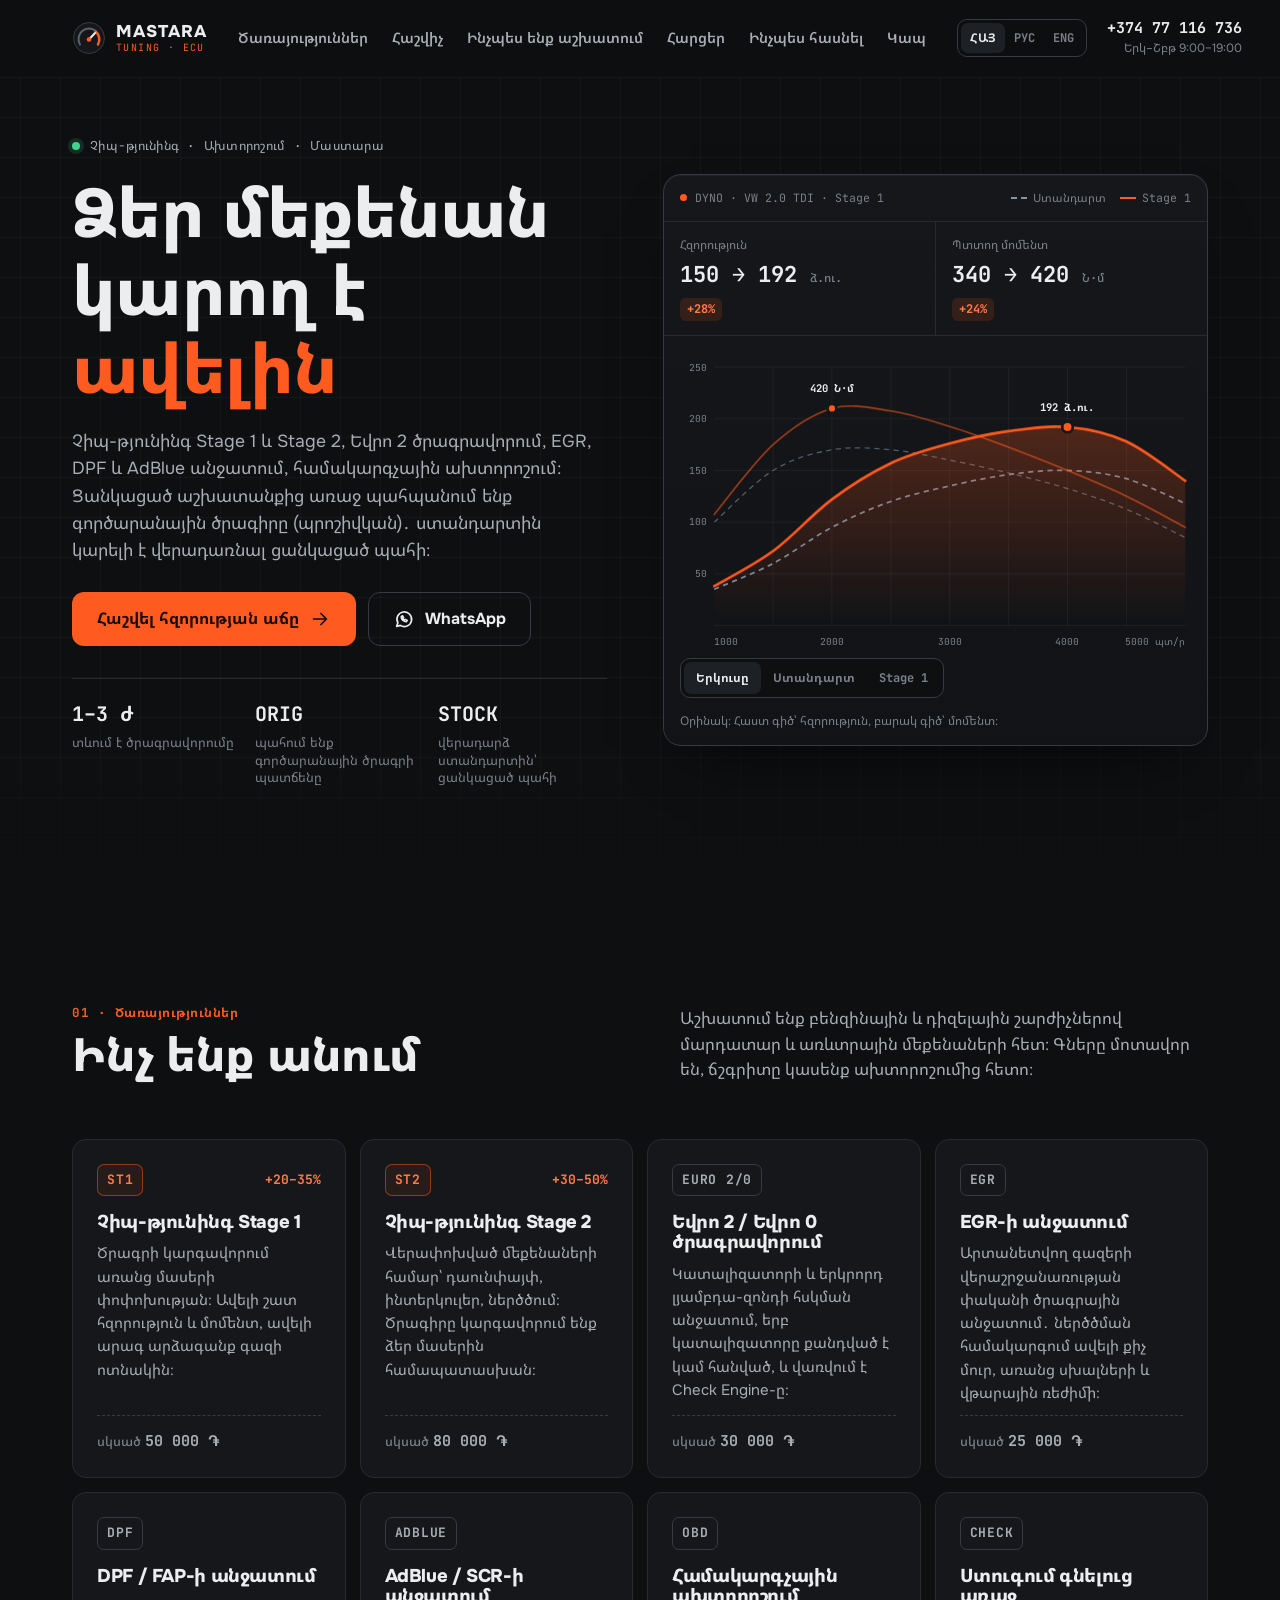
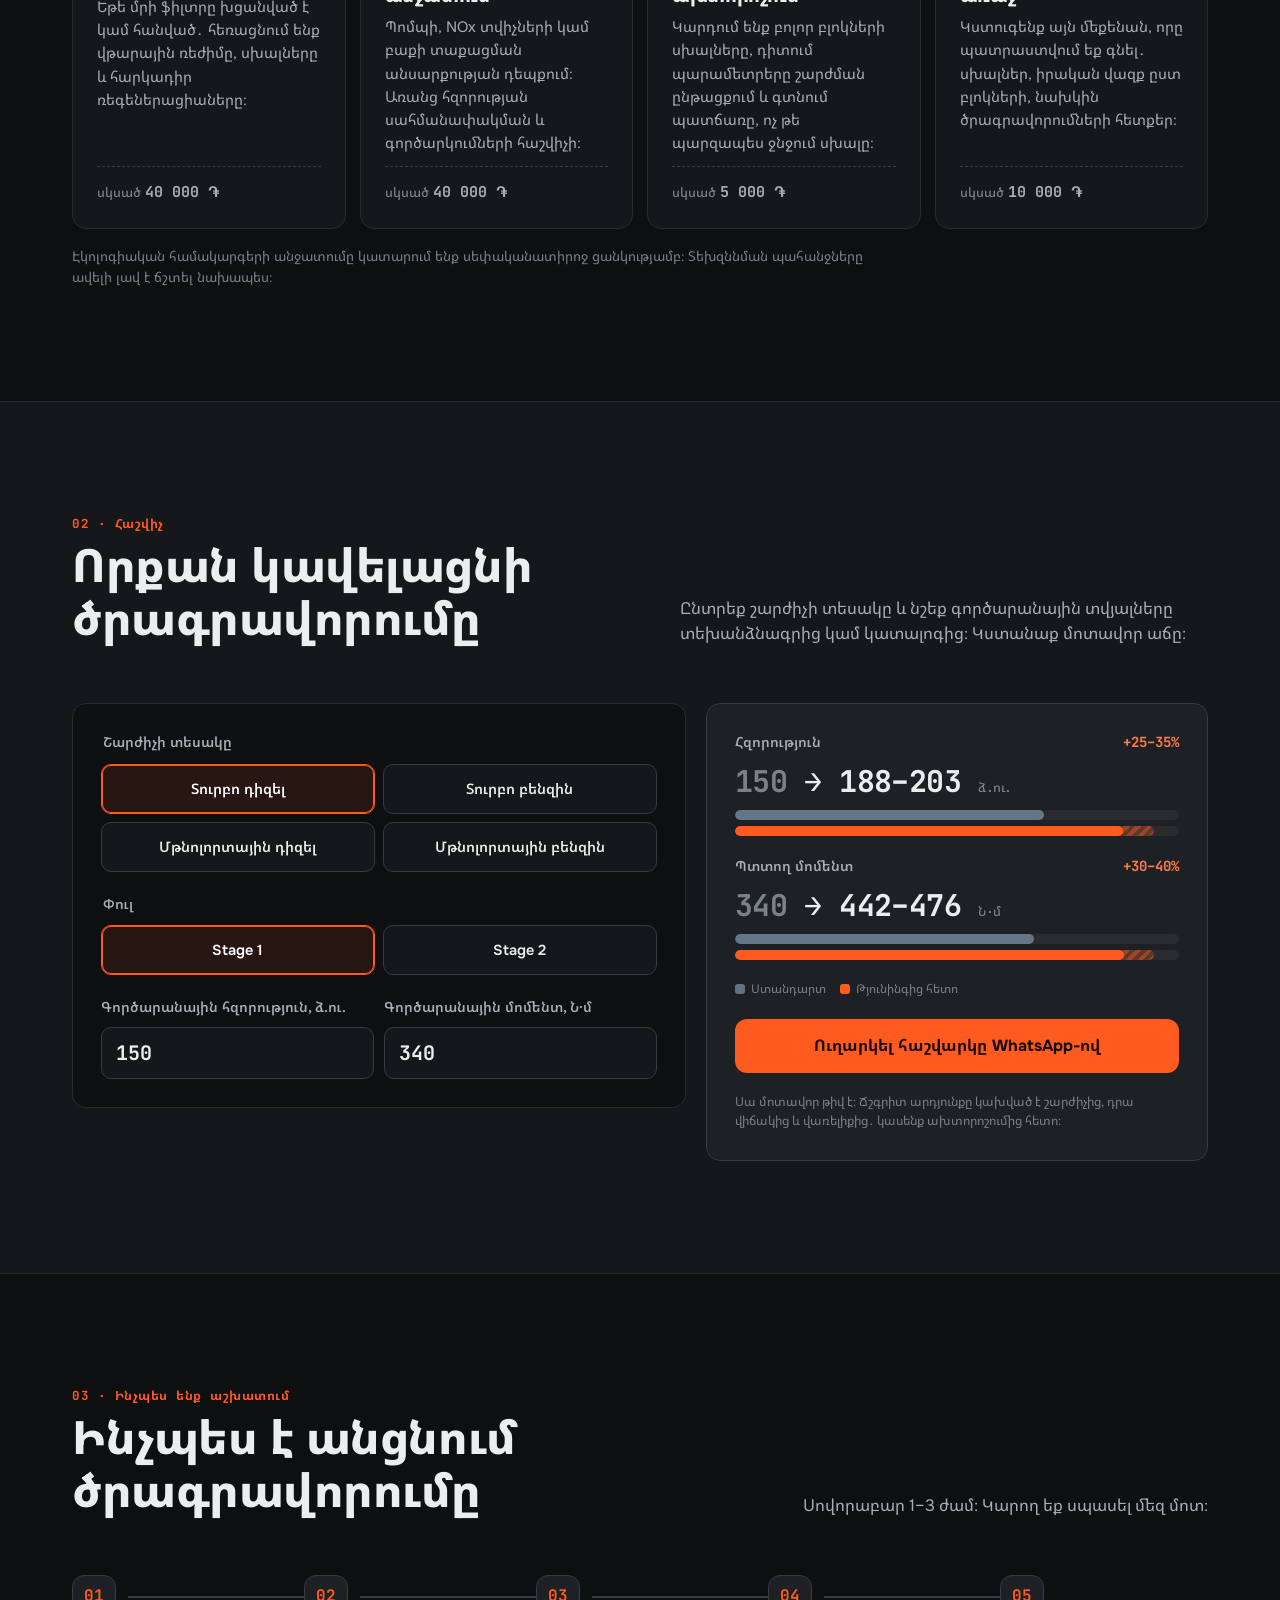
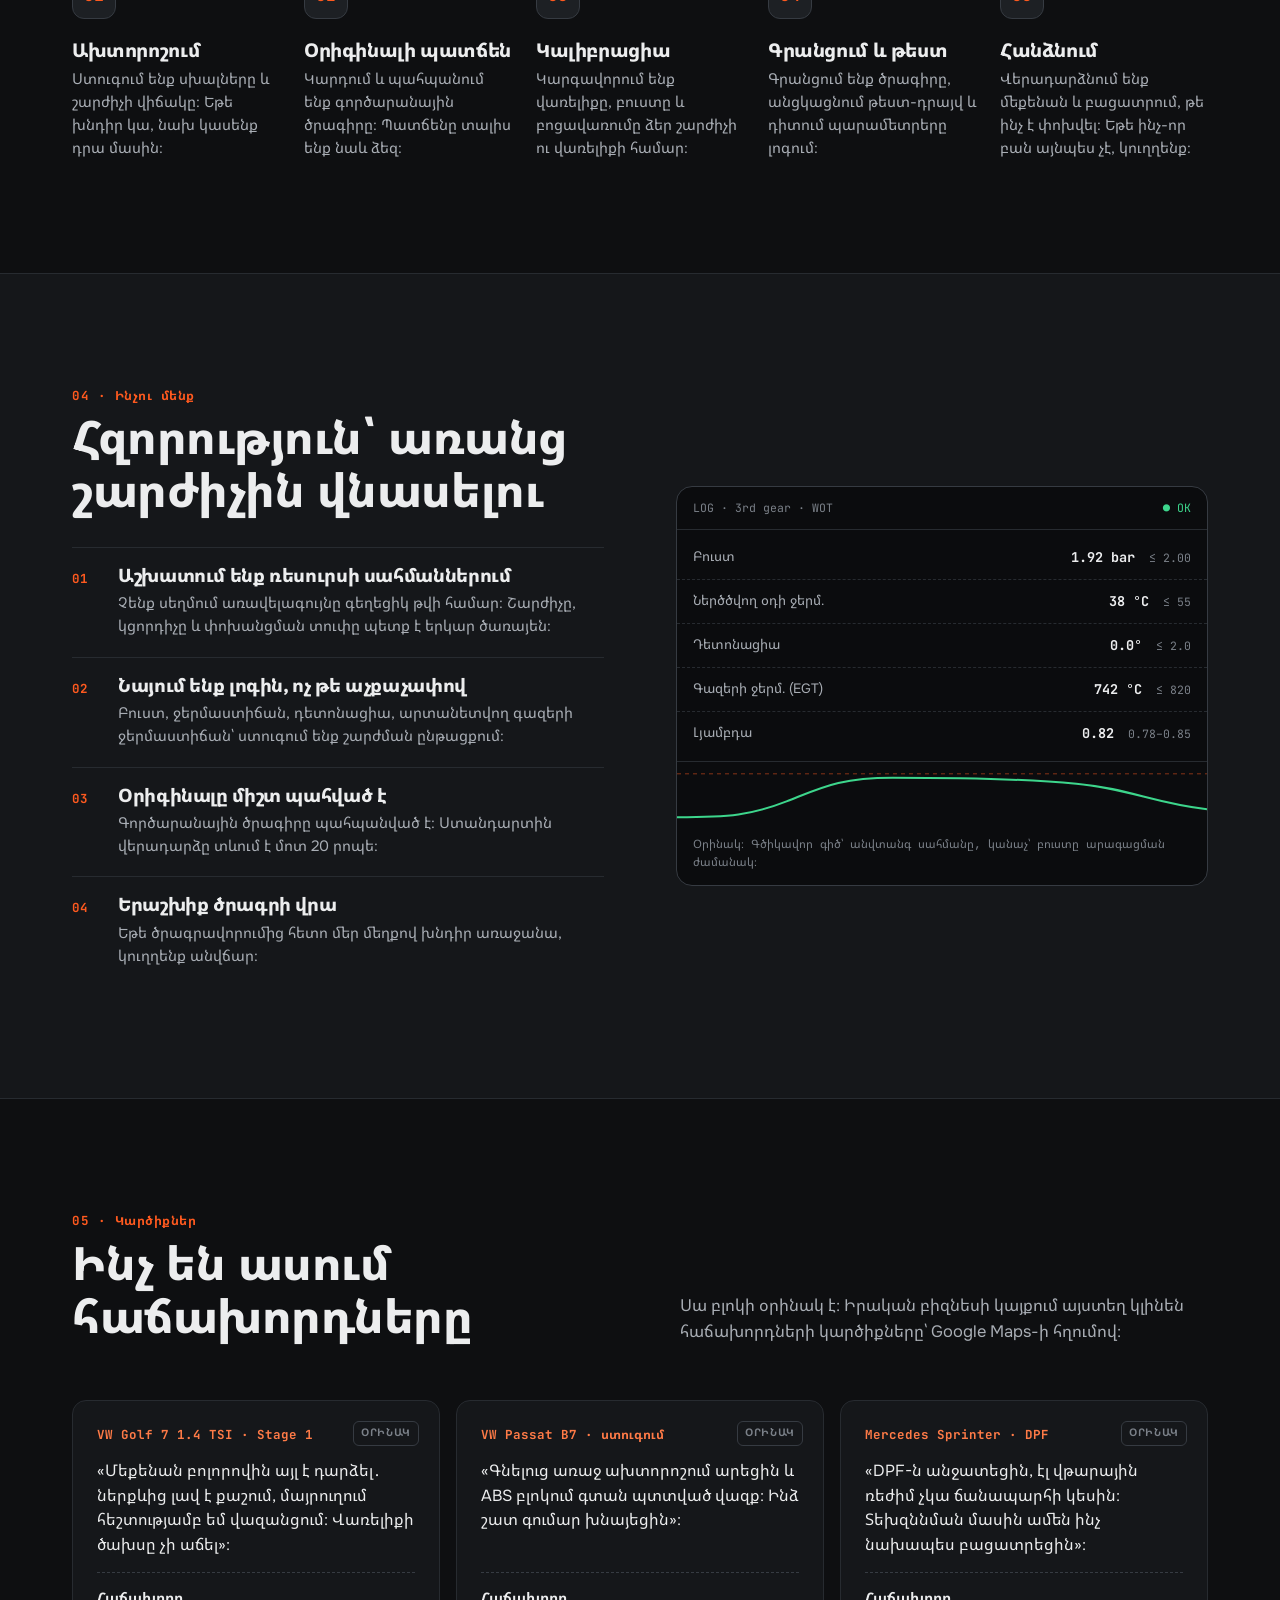
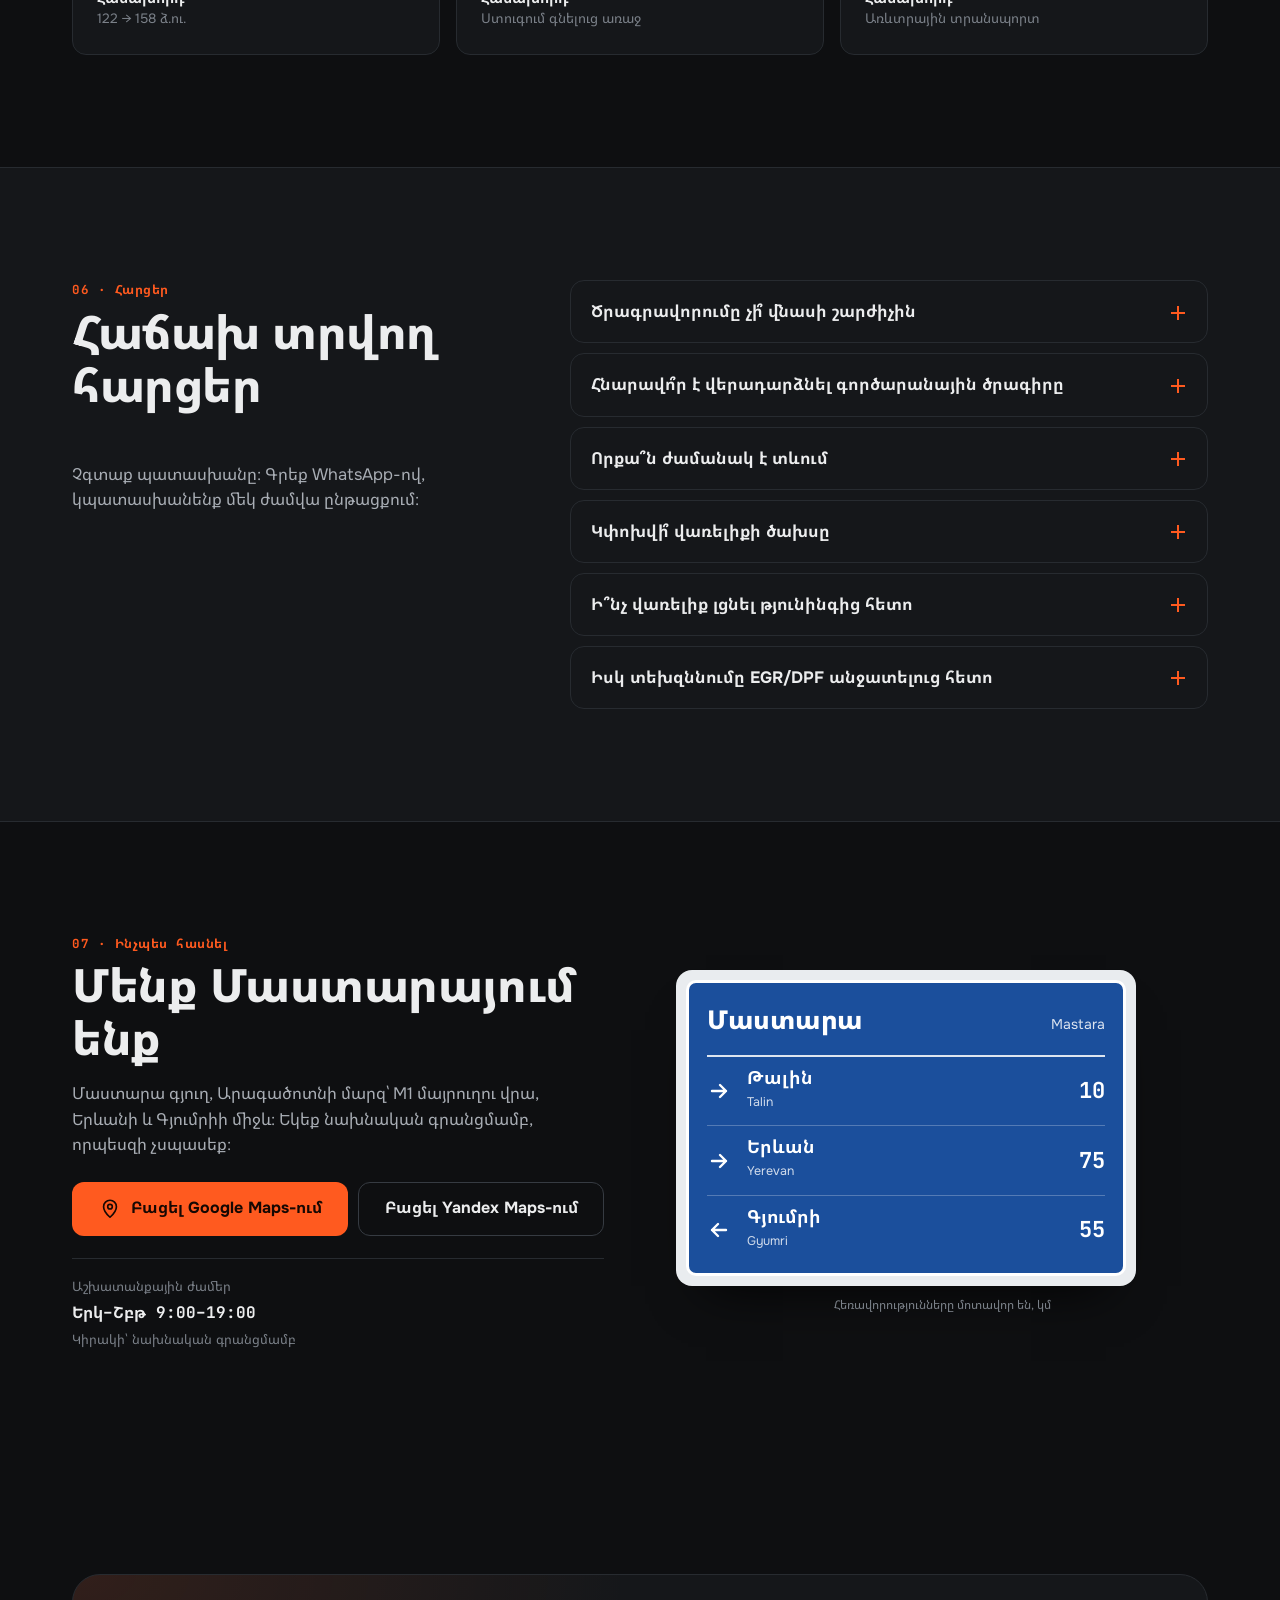
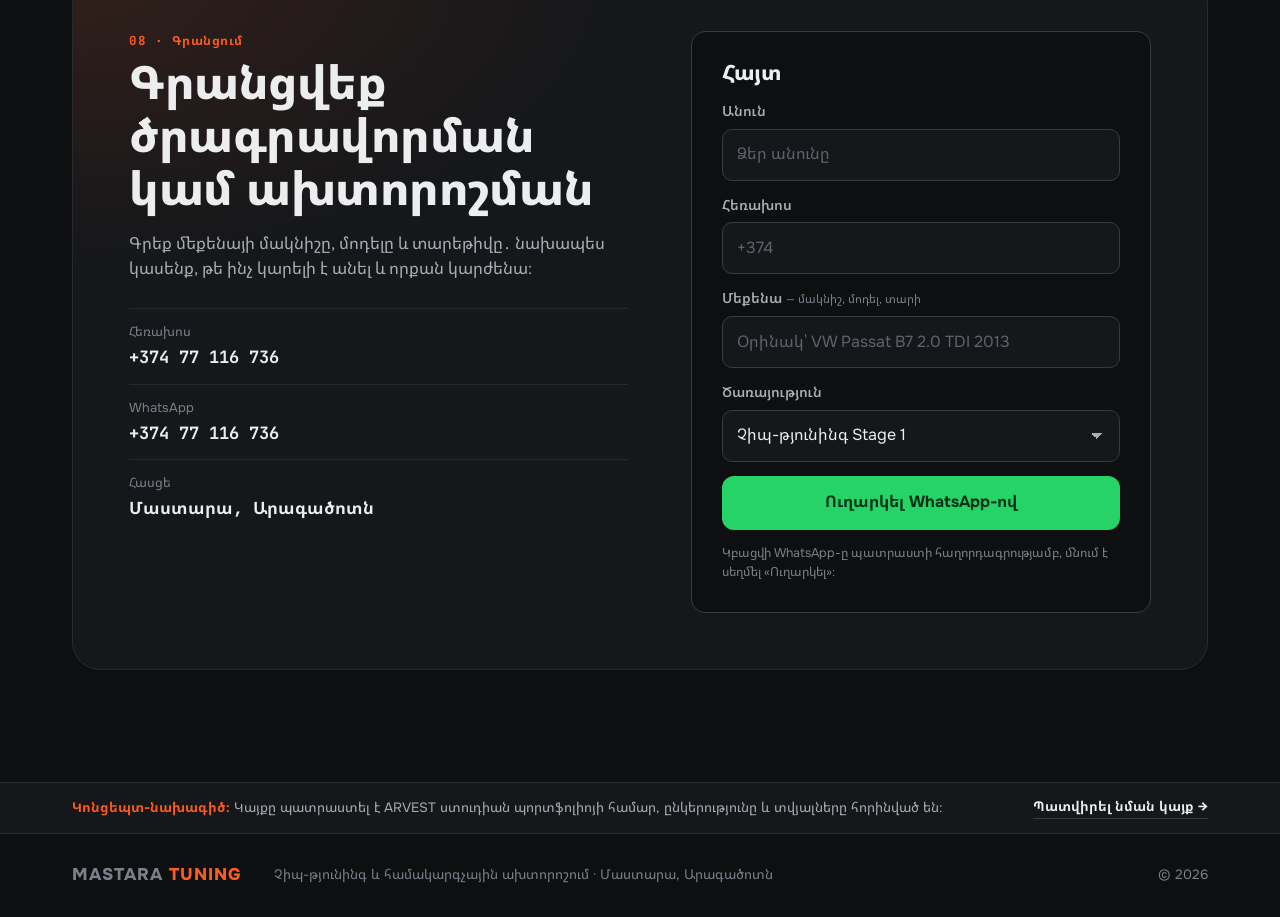
<file: works/tuning/index.html>
<!doctype html>
<html lang="hy">
<head>
  <meta charset="utf-8">
  <meta name="viewport" content="width=device-width, initial-scale=1, viewport-fit=cover">
  <title>Չիպ-թյունինգ և համակարգչային ախտորոշում Մաստարայում — MASTARA TUNING</title>
  <meta name="description" content="Չիպ-թյունինգ Stage 1 և Stage 2, Եվրո 2 / Եվրո 0 ծրագրավորում, EGR, DPF, AdBlue անջատում, մեքենայի համակարգչային ախտորոշում։ Մաստարա, Արագածոտնի մարզ։">
  <meta name="theme-color" content="#0E0F11">
  <meta property="og:title" content="MASTARA TUNING — չիպ-թյունինգ և ախտորոշում">
  <meta property="og:description" content="Stage 1/2, Եվրո 2, EGR/DPF/AdBlue, համակարգչային ախտորոշում։ Գործարանային ծրագիրը պահպանում ենք։">
  <meta property="og:type" content="website">
  <meta property="og:url" content="https://razners.github.io/works/tuning/">
  <meta property="og:locale" content="hy_AM">
  <meta property="og:image" content="https://razners.github.io/works/tuning/og.png">
  <meta property="og:image:width" content="1200">
  <meta property="og:image:height" content="630">
  <meta name="twitter:card" content="summary_large_image">
  <link rel="alternate" hreflang="hy" href="https://razners.github.io/works/tuning/">
  <link rel="alternate" hreflang="ru" href="https://razners.github.io/works/tuning/ru/">
  <link rel="alternate" hreflang="en" href="https://razners.github.io/works/tuning/en/">
  <link rel="alternate" hreflang="x-default" href="https://razners.github.io/works/tuning/">
  <link rel="canonical" href="https://razners.github.io/works/tuning/">
  <link rel="icon" href="favicon.svg" type="image/svg+xml">
  <link rel="preconnect" href="https://fonts.googleapis.com">
  <link rel="preconnect" href="https://fonts.gstatic.com" crossorigin>
  <link href="https://fonts.googleapis.com/css2?family=JetBrains+Mono:wght@500;700&family=Noto+Sans+Armenian:wght@400;500;600;700;800&family=Onest:wght@400;500;600;700;800&display=swap" rel="stylesheet">
  <link rel="stylesheet" href="css/style.css">

  <!-- Տվյալներ Google-ի համար. փոխեք հեռախոսը -->
  <script type="application/ld+json">
  {
    "@context": "https://schema.org",
    "@type": "AutoRepair",
    "name": "MASTARA TUNING",
    "telephone": "+37477116736",
    "address": { "@type": "PostalAddress", "addressLocality": "Մաստարա", "addressRegion": "Արագածոտն", "addressCountry": "AM" },
    "openingHours": "Mo-Sa 09:00-19:00",
    "priceRange": "֏֏"
  }
  </script>
</head>
<body>

<header class="header">
  <div class="container header__row">
    <a class="logo" href="#top" aria-label="MASTARA TUNING — գլխավոր">
      <svg class="logo__mark" viewBox="0 0 34 34" aria-hidden="true"><circle cx="17" cy="17" r="15.5" fill="#15171A" stroke="#363B42"/><path d="M8 23.5A10.5 10.5 0 1 1 26 23.5" fill="none" stroke="#5E646C" stroke-width="2" stroke-linecap="round"/><path d="M23.6 10.6A10.5 10.5 0 0 1 26 23.5" fill="none" stroke="#FF5A1F" stroke-width="2.4" stroke-linecap="round"/><path d="M17 18.5L23 12" stroke="#ECEDEE" stroke-width="2" stroke-linecap="round"/><circle cx="17" cy="18.5" r="2.3" fill="#FF5A1F"/></svg>
      <span class="logo__text"><span class="logo__name">MASTARA</span><span class="logo__sub">tuning · ecu</span></span>
    </a>

    <nav class="nav" id="nav" aria-label="Գլխավոր մենյու">
      <a href="#services">Ծառայություններ</a>
      <a href="#calc">Հաշվիչ</a>
      <a href="#process">Ինչպես ենք աշխատում</a>
      <a href="#faq">Հարցեր</a>
      <a href="#where">Ինչպես հասնել</a>
      <a href="#contacts">Կապ</a>
      <div class="nav__mobile-extra">
        <a class="btn btn--primary btn--block" href="tel:+37477116736">Զանգել՝ +374 77 116 736</a>
        <a class="btn btn--wa btn--block" href="https://wa.me/37477116736" target="_blank" rel="noopener">Գրել WhatsApp-ով</a>
      </div>
    </nav>

    <div class="lang" aria-label="Լեզու">
      <span class="is-active">ՀԱՅ</span>
      <a href="ru/" hreflang="ru" lang="ru" data-lang>РУС</a>
      <a href="en/" hreflang="en" lang="en" data-lang>ENG</a>
    </div>

    <a class="header__phone" href="tel:+37477116736"><b>+374 77 116 736</b><span>Երկ–Շբթ 9:00–19:00</span></a>

    <button class="burger" type="button" aria-label="Բացել մենյուն" data-open="Բացել մենյուն" data-close="Փակել մենյուն" aria-expanded="false" aria-controls="nav"><span></span><span></span></button>
  </div>
</header>

<main id="top">

  <!-- ============ ԱՌԱՋԻՆ ԷԿՐԱՆ ============ -->
  <section class="hero">
    <div class="container hero__grid">
      <div>
        <p class="eyebrow">Չիպ-թյունինգ · Ախտորոշում · Մաստարա</p>
        <h1>Ձեր մեքենան կարող է <em>ավելին</em></h1>
        <p class="lead">Չիպ-թյունինգ Stage 1 և Stage 2, Եվրո 2 ծրագրավորում, EGR, DPF և AdBlue անջատում, համակարգչային ախտորոշում։ Ցանկացած աշխատանքից առաջ պահպանում ենք գործարանային ծրագիրը (պրոշիվկան)․ ստանդարտին կարելի է վերադառնալ ցանկացած պահի։</p>
        <div class="hero__cta">
          <a class="btn btn--primary" href="#calc">
            Հաշվել հզորության աճը
            <svg viewBox="0 0 24 24" class="i" aria-hidden="true"><path d="M5 12h14M13 6l6 6-6 6"/></svg>
          </a>
          <a class="btn btn--ghost" href="https://wa.me/37477116736" target="_blank" rel="noopener">
            <svg viewBox="0 0 24 24" class="i" aria-hidden="true"><path d="M4 20l1.3-3.9A8 8 0 1 1 8 19z"/><path d="M9 9.5c0 3 2.5 5.5 5.5 5.5l1-1.5-2-1-1 .8a4 4 0 0 1-1.8-1.8l.8-1-1-2z"/></svg>
            WhatsApp
          </a>
        </div>
        <!-- Ստուգեք, որ այս խոստումները համապատասխանում են ձեր պայմաններին -->
        <ul class="hero__facts">
          <li><b>1–3 ժ</b><span>տևում է ծրագրավորումը</span></li>
          <li><b>ORIG</b><span>պահում ենք գործարանային ծրագրի պատճենը</span></li>
          <li><b>STOCK</b><span>վերադարձ ստանդարտին՝ ցանկացած պահի</span></li>
        </ul>
      </div>

      <figure class="dyno" style="margin:0">
        <div class="dyno__head">
          <span class="dyno__rec">DYNO · VW 2.0 TDI · Stage 1</span>
          <span class="dyno__legend"><span>Ստանդարտ</span><span class="is-tuned">Stage 1</span></span>
        </div>
        <div class="dyno__stats">
          <div class="dyno__stat">
            <span class="dyno__k">Հզորություն</span>
            <span class="dyno__v">150 → 192 <small>ձ.ու.</small></span>
            <span class="dyno__d">+28%</span>
          </div>
          <div class="dyno__stat">
            <span class="dyno__k">Պտտող մոմենտ</span>
            <span class="dyno__v">340 → 420 <small>Ն·մ</small></span>
            <span class="dyno__d">+24%</span>
          </div>
        </div>
        <div class="dyno__chart">
          <svg class="dyno__svg" viewBox="0 0 600 350" role="img" aria-label="Հզորության և մոմենտի գրաֆիկ մինչև և հետո Stage 1">
            <defs>
              <linearGradient id="dynoFill" x1="0" y1="0" x2="0" y2="1">
                <stop offset="0" stop-color="#FF5A1F" stop-opacity=".26"/>
                <stop offset="1" stop-color="#FF5A1F" stop-opacity="0"/>
              </linearGradient>
            </defs>
            <g class="grid">
              <line x1="48" x2="584" y1="24" y2="24"/><line x1="48" x2="584" y1="82.8" y2="82.8"/><line x1="48" x2="584" y1="141.6" y2="141.6"/><line x1="48" x2="584" y1="200.4" y2="200.4"/><line x1="48" x2="584" y1="259.2" y2="259.2"/><line x1="48" x2="584" y1="318" y2="318"/>
              <line y1="24" y2="318" x1="115" x2="115"/><line y1="24" y2="318" x1="182" x2="182"/><line y1="24" y2="318" x1="249" x2="249"/><line y1="24" y2="318" x1="316" x2="316"/><line y1="24" y2="318" x1="383" x2="383"/><line y1="24" y2="318" x1="450" x2="450"/><line y1="24" y2="318" x1="517" x2="517"/>
            </g>
            <g class="axis">
              <text x="40" y="28" text-anchor="end">250</text><text x="40" y="87" text-anchor="end">200</text><text x="40" y="146" text-anchor="end">150</text><text x="40" y="204" text-anchor="end">100</text><text x="40" y="263" text-anchor="end">50</text>
              <text x="48" y="340" text-anchor="start">1000</text><text x="182" y="340" text-anchor="middle">2000</text><text x="316" y="340" text-anchor="middle">3000</text><text x="450" y="340" text-anchor="middle">4000</text><text x="584" y="340" text-anchor="end">5000 պտ/ր</text>
            </g>
            <g class="g-stock">
            <path class="stock stock--nm" d="M48.0 200.4 C59.2 190.6 92.7 155.3 115.0 141.6 C137.3 127.9 159.7 122.0 182.0 118.1 C204.3 114.2 226.7 116.1 249.0 118.1 C271.3 120.0 293.7 125.4 316.0 129.8 C338.3 134.2 360.7 139.2 383.0 144.5 C405.3 149.9 427.7 155.3 450.0 162.2 C472.3 169.0 494.7 176.4 517.0 185.7 C539.3 195.0 572.8 212.6 584.0 218.0"/>
            <path class="stock" d="M48.0 276.8 C59.2 271.9 92.7 259.2 115.0 247.4 C137.3 235.7 159.7 218.0 182.0 206.3 C204.3 194.5 226.7 184.7 249.0 176.9 C271.3 169.0 293.7 164.3 316.0 159.2 C338.3 154.1 360.7 149.2 383.0 146.3 C405.3 143.4 427.7 140.8 450.0 141.6 C472.3 142.4 494.7 144.7 517.0 151.0 C539.3 157.3 572.8 174.5 584.0 179.2"/>
            </g>
            <g class="g-tuned">
            <path class="area" d="M48.0 273.3 C59.2 266.6 92.7 249.8 115.0 233.3 C137.3 216.9 159.7 191.2 182.0 174.5 C204.3 157.9 226.7 144.0 249.0 133.4 C271.3 122.8 293.7 117.1 316.0 111.0 C338.3 104.9 360.7 100.0 383.0 96.9 C405.3 93.8 427.7 90.2 450.0 92.2 C472.3 94.2 494.7 98.5 517.0 108.7 C539.3 118.9 572.8 145.9 584.0 153.4 L584 318 L48 318 Z"/>
            <path class="tuned tuned--nm" pathLength="1" d="M48.0 191.6 C59.2 178.3 92.7 132.3 115.0 112.2 C137.3 92.1 159.7 77.4 182.0 71.0 C204.3 64.7 226.7 70.6 249.0 74.0 C271.3 77.4 293.7 84.8 316.0 91.6 C338.3 98.5 360.7 106.8 383.0 115.1 C405.3 123.5 427.7 132.3 450.0 141.6 C472.3 150.9 494.7 160.2 517.0 171.0 C539.3 181.8 572.8 200.4 584.0 206.3"/>
            <path class="tuned" pathLength="1" d="M48.0 273.3 C59.2 266.6 92.7 249.8 115.0 233.3 C137.3 216.9 159.7 191.2 182.0 174.5 C204.3 157.9 226.7 144.0 249.0 133.4 C271.3 122.8 293.7 117.1 316.0 111.0 C338.3 104.9 360.7 100.0 383.0 96.9 C405.3 93.8 427.7 90.2 450.0 92.2 C472.3 94.2 494.7 98.5 517.0 108.7 C539.3 118.9 572.8 145.9 584.0 153.4"/>
            <g class="peak"><circle cx="450" cy="92.2" r="6"/><text x="450" y="74" text-anchor="middle">192 ձ.ու.</text></g>
            <g class="peak"><circle cx="182" cy="71" r="5"/><text x="182" y="52" text-anchor="middle">420 Ն·մ</text></g>
            </g>
          </svg>
        </div>
        <div class="dyno__toggle" role="group" aria-label="Ցույց տալ կորերը">
          <button type="button" data-view="both" aria-pressed="true">Երկուսը</button>
          <button type="button" data-view="stock" aria-pressed="false">Ստանդարտ</button>
          <button type="button" data-view="tuned" aria-pressed="false">Stage 1</button>
        </div>
        <figcaption class="dyno__foot">Օրինակ։ Հաստ գիծ՝ հզորություն, բարակ գիծ՝ մոմենտ։</figcaption>
      </figure>
    </div>
  </section>

  <!-- ============ ԾԱՌԱՅՈՒԹՅՈՒՆՆԵՐ ============ -->
  <section class="section" id="services">
    <div class="container">
      <div class="sec-head reveal">
        <div>
          <p class="sec-head__num">01 · Ծառայություններ</p>
          <h2>Ինչ ենք անում</h2>
        </div>
        <p class="sec-head__text">Աշխատում ենք բենզինային և դիզելային շարժիչներով մարդատար և առևտրային մեքենաների հետ։ Գները մոտավոր են, ճշգրիտը կասենք ախտորոշումից հետո։</p>
      </div>

      <!-- Գները փոխեք այստեղ -->
      <div class="services">
        <article class="svc svc--hot reveal">
          <div class="svc__top"><span class="svc__code">ST1</span><span class="svc__gain">+20–35%</span></div>
          <h3>Չիպ-թյունինգ Stage 1</h3>
          <p>Ծրագրի կարգավորում առանց մասերի փոփոխության։ Ավելի շատ հզորություն և մոմենտ, ավելի արագ արձագանք գազի ոտնակին։</p>
          <p class="svc__price"><small>սկսած</small>50 000 ֏</p>
        </article>
        <article class="svc svc--hot reveal">
          <div class="svc__top"><span class="svc__code">ST2</span><span class="svc__gain">+30–50%</span></div>
          <h3>Չիպ-թյունինգ Stage 2</h3>
          <p>Վերափոխված մեքենաների համար՝ դաունփայփ, ինտերկուլեր, ներծծում։ Ծրագիրը կարգավորում ենք ձեր մասերին համապատասխան։</p>
          <p class="svc__price"><small>սկսած</small>80 000 ֏</p>
        </article>
        <article class="svc reveal">
          <div class="svc__top"><span class="svc__code">EURO 2/0</span></div>
          <h3>Եվրո 2 / Եվրո 0 ծրագրավորում</h3>
          <p>Կատալիզատորի և երկրորդ լյամբդա-զոնդի հսկման անջատում, երբ կատալիզատորը քանդված է կամ հանված, և վառվում է Check Engine-ը։</p>
          <p class="svc__price"><small>սկսած</small>30 000 ֏</p>
        </article>
        <article class="svc reveal">
          <div class="svc__top"><span class="svc__code">EGR</span></div>
          <h3>EGR-ի անջատում</h3>
          <p>Արտանետվող գազերի վերաշրջանառության փականի ծրագրային անջատում․ ներծծման համակարգում ավելի քիչ մուր, առանց սխալների և վթարային ռեժիմի։</p>
          <p class="svc__price"><small>սկսած</small>25 000 ֏</p>
        </article>
        <article class="svc reveal">
          <div class="svc__top"><span class="svc__code">DPF</span></div>
          <h3>DPF / FAP-ի անջատում</h3>
          <p>Եթե մրի ֆիլտրը խցանված է կամ հանված․ հեռացնում ենք վթարային ռեժիմը, սխալները և հարկադիր ռեգեներացիաները։</p>
          <p class="svc__price"><small>սկսած</small>40 000 ֏</p>
        </article>
        <article class="svc reveal">
          <div class="svc__top"><span class="svc__code">ADBLUE</span></div>
          <h3>AdBlue / SCR-ի անջատում</h3>
          <p>Պոմպի, NOx տվիչների կամ բաքի տաքացման անսարքության դեպքում։ Առանց հզորության սահմանափակման և գործարկումների հաշվիչի։</p>
          <p class="svc__price"><small>սկսած</small>40 000 ֏</p>
        </article>
        <article class="svc reveal">
          <div class="svc__top"><span class="svc__code">OBD</span></div>
          <h3>Համակարգչային ախտորոշում</h3>
          <p>Կարդում ենք բոլոր բլոկների սխալները, դիտում պարամետրերը շարժման ընթացքում և գտնում պատճառը, ոչ թե պարզապես ջնջում սխալը։</p>
          <p class="svc__price"><small>սկսած</small>5 000 ֏</p>
        </article>
        <article class="svc reveal">
          <div class="svc__top"><span class="svc__code">CHECK</span></div>
          <h3>Ստուգում գնելուց առաջ</h3>
          <p>Կստուգենք այն մեքենան, որը պատրաստվում եք գնել․ սխալներ, իրական վազք ըստ բլոկների, նախկին ծրագրավորումների հետքեր։</p>
          <p class="svc__price"><small>սկսած</small>10 000 ֏</p>
        </article>
      </div>
      <p class="services__note">Էկոլոգիական համակարգերի անջատումը կատարում ենք սեփականատիրոջ ցանկությամբ։ Տեխզննման պահանջները ավելի լավ է ճշտել նախապես։</p>
    </div>
  </section>

  <!-- ============ ՀԱՇՎԻՉ ============ -->
  <section class="section section--alt" id="calc">
    <div class="container">
      <div class="sec-head reveal">
        <div>
          <p class="sec-head__num">02 · Հաշվիչ</p>
          <h2>Որքան կավելացնի ծրագրավորումը</h2>
        </div>
        <p class="sec-head__text">Ընտրեք շարժիչի տեսակը և նշեք գործարանային տվյալները տեխանձնագրից կամ կատալոգից։ Կստանաք մոտավոր աճը։</p>
      </div>

      <div class="calc reveal">
        <form class="calc__panel" id="calcForm" onsubmit="return false">
          <fieldset class="calc__group">
            <legend class="calc__label">Շարժիչի տեսակը</legend>
            <div class="seg seg--4">
              <label><input type="radio" name="engine" value="td" checked><span>Տուրբո դիզել</span></label>
              <label><input type="radio" name="engine" value="tp"><span>Տուրբո բենզին</span></label>
              <label><input type="radio" name="engine" value="nd"><span>Մթնոլորտային դիզել</span></label>
              <label><input type="radio" name="engine" value="np"><span>Մթնոլորտային բենզին</span></label>
            </div>
          </fieldset>
          <fieldset class="calc__group">
            <legend class="calc__label">Փուլ</legend>
            <div class="seg">
              <label><input type="radio" name="stage" value="s1" checked><span>Stage 1</span></label>
              <label><input type="radio" name="stage" value="s2"><span>Stage 2</span></label>
            </div>
          </fieldset>
          <div class="calc__nums">
            <label class="num"><span>Գործարանային հզորություն, ձ.ու.</span><input id="calcHp" type="number" inputmode="numeric" min="30" max="900" value="150"></label>
            <label class="num"><span>Գործարանային մոմենտ, Ն·մ</span><input id="calcNm" type="number" inputmode="numeric" min="50" max="1500" value="340"></label>
          </div>
        </form>

        <div class="calc__out" aria-live="polite">
          <div class="meter">
            <div class="meter__row"><span class="meter__title">Հզորություն</span><span class="meter__pct" id="hpPct"></span></div>
            <div class="meter__val"><span class="from" id="hpFrom"></span> → <span id="hpTo"></span> <small>ձ.ու.</small></div>
            <div class="bars">
              <div class="bar bar--stock"><i id="hpBarStock"></i></div>
              <div class="bar bar--tuned"><i class="hi" id="hpBarHi"></i><i class="lo" id="hpBarLo"></i></div>
            </div>
          </div>
          <div class="meter">
            <div class="meter__row"><span class="meter__title">Պտտող մոմենտ</span><span class="meter__pct" id="nmPct"></span></div>
            <div class="meter__val"><span class="from" id="nmFrom"></span> → <span id="nmTo"></span> <small>Ն·մ</small></div>
            <div class="bars">
              <div class="bar bar--stock"><i id="nmBarStock"></i></div>
              <div class="bar bar--tuned"><i class="hi" id="nmBarHi"></i><i class="lo" id="nmBarLo"></i></div>
            </div>
          </div>
          <div class="bars__legend"><span>Ստանդարտ</span><span>Թյունինգից հետո</span></div>
          <p class="calc__warn" id="calcWarn"></p>
          <a class="btn btn--primary btn--block" id="calcSend" href="https://wa.me/37477116736" target="_blank" rel="noopener">Ուղարկել հաշվարկը WhatsApp-ով</a>
          <p class="calc__note">Սա մոտավոր թիվ է։ Ճշգրիտ արդյունքը կախված է շարժիչից, դրա վիճակից և վառելիքից․ կասենք ախտորոշումից հետո։</p>
        </div>
      </div>
    </div>
  </section>

  <!-- ============ ԻՆՉՊԵՍ ԵՆՔ ԱՇԽԱՏՈՒՄ ============ -->
  <section class="section" id="process">
    <div class="container">
      <div class="sec-head reveal">
        <div>
          <p class="sec-head__num">03 · Ինչպես ենք աշխատում</p>
          <h2>Ինչպես է անցնում ծրագրավորումը</h2>
        </div>
        <p class="sec-head__text">Սովորաբար 1–3 ժամ։ Կարող եք սպասել մեզ մոտ։</p>
      </div>
      <ol class="steps">
        <li class="step reveal"><span class="step__n">01</span><h3>Ախտորոշում</h3><p>Ստուգում ենք սխալները և շարժիչի վիճակը։ Եթե խնդիր կա, նախ կասենք դրա մասին։</p></li>
        <li class="step reveal"><span class="step__n">02</span><h3>Օրիգինալի պատճեն</h3><p>Կարդում և պահպանում ենք գործարանային ծրագիրը։ Պատճենը տալիս ենք նաև ձեզ։</p></li>
        <li class="step reveal"><span class="step__n">03</span><h3>Կալիբրացիա</h3><p>Կարգավորում ենք վառելիքը, բուստը և բոցավառումը ձեր շարժիչի ու վառելիքի համար։</p></li>
        <li class="step reveal"><span class="step__n">04</span><h3>Գրանցում և թեստ</h3><p>Գրանցում ենք ծրագիրը, անցկացնում թեստ-դրայվ և դիտում պարամետրերը լոգում։</p></li>
        <li class="step reveal"><span class="step__n">05</span><h3>Հանձնում</h3><p>Վերադարձնում ենք մեքենան և բացատրում, թե ինչ է փոխվել։ Եթե ինչ-որ բան այնպես չէ, կուղղենք։</p></li>
      </ol>
    </div>
  </section>

  <!-- ============ ԻՆՉՈՒ ՄԵՆՔ ============ -->
  <section class="section section--alt" id="why">
    <div class="container why">
      <div class="reveal">
        <p class="sec-head__num">04 · Ինչու մենք</p>
        <h2 class="h2">Հզորություն՝ առանց շարժիչին վնասելու</h2>
        <ul class="why__list">
          <li><span>01</span><div><h3>Աշխատում ենք ռեսուրսի սահմաններում</h3><p>Չենք սեղմում առավելագույնը գեղեցիկ թվի համար։ Շարժիչը, կցորդիչը և փոխանցման տուփը պետք է երկար ծառայեն։</p></div></li>
          <li><span>02</span><div><h3>Նայում ենք լոգին, ոչ թե աչքաչափով</h3><p>Բուստ, ջերմաստիճան, դետոնացիա, արտանետվող գազերի ջերմաստիճան՝ ստուգում ենք շարժման ընթացքում։</p></div></li>
          <li><span>03</span><div><h3>Օրիգինալը միշտ պահված է</h3><p>Գործարանային ծրագիրը պահպանված է։ Ստանդարտին վերադարձը տևում է մոտ 20 րոպե։</p></div></li>
          <li><span>04</span><div><h3>Երաշխիք ծրագրի վրա</h3><p>Եթե ծրագրավորումից հետո մեր մեղքով խնդիր առաջանա, կուղղենք անվճար։</p></div></li>
        </ul>
      </div>

      <div class="log reveal" aria-label="Պարամետրերի լոգի օրինակ">
        <div class="log__head"><span>LOG · 3rd gear · WOT</span><span class="log__ok">● OK</span></div>
        <ul class="log__rows">
          <li><span class="k">Բուստ</span><span class="v">1.92 bar</span><span class="lim">≤ 2.00</span></li>
          <li><span class="k">Ներծծվող օդի ջերմ.</span><span class="v">38 °C</span><span class="lim">≤ 55</span></li>
          <li><span class="k">Դետոնացիա</span><span class="v">0.0°</span><span class="lim">≤ 2.0</span></li>
          <li><span class="k">Գազերի ջերմ. (EGT)</span><span class="v">742 °C</span><span class="lim">≤ 820</span></li>
          <li><span class="k">Լյամբդա</span><span class="v">0.82</span><span class="lim">0.78–0.85</span></li>
        </ul>
        <div class="log__spark" aria-hidden="true">
          <svg viewBox="0 0 300 64" preserveAspectRatio="none">
            <line x1="0" x2="300" y1="12" y2="12" stroke="#FF5A1F" stroke-opacity=".5" stroke-dasharray="4 4" vector-effect="non-scaling-stroke"/>
            <path d="M0 56 C30 56 42 54 62 40 S92 16 122 16 S196 17 226 22 S270 42 300 48" fill="none" stroke="#3DD68C" stroke-width="2" vector-effect="non-scaling-stroke"/>
          </svg>
        </div>
        <p class="log__foot">Օրինակ։ Գծիկավոր գիծ՝ անվտանգ սահմանը, կանաչ՝ բուստը արագացման ժամանակ։</p>
      </div>
    </div>
  </section>

    <section class="section" id="reviews">
    <div class="container">
      <div class="sec-head reveal">
        <div>
          <p class="sec-head__num">05 · Կարծիքներ</p>
          <h2>Ինչ են ասում հաճախորդները</h2>
        </div>
        <p class="sec-head__text">Սա բլոկի օրինակ է։ Իրական բիզնեսի կայքում այստեղ կլինեն հաճախորդների կարծիքները՝ Google Maps-ի հղումով։</p>
      </div>
      <div class="reviews">
        <figure class="review reveal">
          <span class="review__tag">Օրինակ</span>
          <p class="review__car">VW Golf 7 1.4 TSI · Stage 1</p>
          <blockquote>«Մեքենան բոլորովին այլ է դարձել․ ներքևից լավ է քաշում, մայրուղում հեշտությամբ եմ վազանցում։ Վառելիքի ծախսը չի աճել»։</blockquote>
          <figcaption class="review__who"><b>Հաճախորդ</b>122 → 158 ձ.ու.</figcaption>
        </figure>
        <figure class="review reveal">
          <span class="review__tag">Օրինակ</span>
          <p class="review__car">VW Passat B7 · ստուգում</p>
          <blockquote>«Գնելուց առաջ ախտորոշում արեցին և ABS բլոկում գտան պտտված վազք։ Ինձ շատ գումար խնայեցին»։</blockquote>
          <figcaption class="review__who"><b>Հաճախորդ</b>Ստուգում գնելուց առաջ</figcaption>
        </figure>
        <figure class="review reveal">
          <span class="review__tag">Օրինակ</span>
          <p class="review__car">Mercedes Sprinter · DPF</p>
          <blockquote>«DPF-ն անջատեցին, էլ վթարային ռեժիմ չկա ճանապարհի կեսին։ Տեխզննման մասին ամեն ինչ նախապես բացատրեցին»։</blockquote>
          <figcaption class="review__who"><b>Հաճախորդ</b>Առևտրային տրանսպորտ</figcaption>
        </figure>
      </div>
    </div>
  </section>

  <!-- ============ ՀԱՐՑԵՐ ============ -->
  <section class="section section--alt" id="faq">
    <div class="container faq-wrap">
      <div class="sec-head reveal">
        <div>
          <p class="sec-head__num">06 · Հարցեր</p>
          <h2>Հաճախ տրվող հարցեր</h2>
        </div>
        <p class="sec-head__text">Չգտաք պատասխանը։ Գրեք WhatsApp-ով, կպատասխանենք մեկ ժամվա ընթացքում։</p>
      </div>
      <div class="faq">
        <details class="reveal">
          <summary>Ծրագրավորումը չի՞ վնասի շարժիչին</summary>
          <p>Եթե արվում է ամրության պաշարի սահմաններում՝ ոչ։ Չենք բարձրացնում բուստը և ջերմաստիճանը անվտանգ արժեքներից վեր, իսկ գրանցումից հետո ամեն ինչ ստուգում ենք լոգում։</p>
        </details>
        <details class="reveal">
          <summary>Հնարավո՞ր է վերադարձնել գործարանային ծրագիրը</summary>
          <p>Այո։ Ցանկացած աշխատանքից առաջ պահպանում ենք օրիգինալը։ Ստանդարտին կարելի է վերադառնալ ցանկացած ժամանակ, տևում է մոտ 20 րոպե։</p>
        </details>
        <details class="reveal">
          <summary>Որքա՞ն ժամանակ է տևում</summary>
          <p>Stage 1-ը և անջատումները՝ սովորաբար 1–3 ժամ։ Ախտորոշումը՝ 30–60 րոպե։ Բարդ դեպքերում, երբ բլոկը պետք է հանել, մինչև մեկ օր։</p>
        </details>
        <details class="reveal">
          <summary>Կփոխվի՞ վառելիքի ծախսը</summary>
          <p>Հանգիստ վարելու դեպքում ծախսը սովորաբար չի աճում, իսկ դիզելային շարժիչներում հաճախ նվազում է 5–10%-ով։ Եթե մշտապես օգտագործեք հավելյալ հզորությունը, ծախսը կաճի։</p>
        </details>
        <details class="reveal">
          <summary>Ի՞նչ վառելիք լցնել թյունինգից հետո</summary>
          <p>Ծրագիրը կարգավորում ենք այն վառելիքի համար, որը դուք օգտագործում եք։ Տուրբո բենզինային շարժիչների համար Stage 1-ից սկսած խորհուրդ ենք տալիս 95 կամ 98։</p>
        </details>
        <details class="reveal">
          <summary>Իսկ տեխզննումը EGR/DPF անջատելուց հետո</summary>
          <p>Պահանջները կախված են տեխզննման տեսակից և մեքենայի տարեթվից։ Աշխատանքից առաջ կպատմենք, թե ինչ է փոխվում, իսկ որոշումը ձերն է։</p>
        </details>
      </div>
    </div>
  </section>

  <!-- ============ ԻՆՉՊԵՍ ՀԱՍՆԵԼ ============ -->
  <!-- Փոխեք քարտեզի հղումները ձեր ճշգրիտ կետով -->
  <section class="section" id="where">
    <div class="container where">
      <div class="where__text reveal">
        <p class="sec-head__num">07 · Ինչպես հասնել</p>
        <h2 class="h2">Մենք Մաստարայում ենք</h2>
        <p class="where__lead">Մաստարա գյուղ, Արագածոտնի մարզ՝ M1 մայրուղու վրա, Երևանի և Գյումրիի միջև։ Եկեք նախնական գրանցմամբ, որպեսզի չսպասեք։</p>
        <div class="where__btns">
          <a class="btn btn--primary" href="https://www.google.com/maps/search/?api=1&amp;query=Mastara%2C%20Armenia" target="_blank" rel="noopener">
            <svg viewBox="0 0 24 24" class="i" aria-hidden="true"><path d="M12 21s-7-6.2-7-11.5A7 7 0 0 1 19 9.5C19 14.8 12 21 12 21z"/><circle cx="12" cy="9.5" r="2.5"/></svg>
            Բացել Google Maps-ում
          </a>
          <a class="btn btn--ghost" href="https://yandex.com/maps/?text=Mastara%2C%20Armenia" target="_blank" rel="noopener">Բացել Yandex Maps-ում</a>
        </div>
        <div class="where__hours">
          <span>Աշխատանքային ժամեր</span>
          <b>Երկ–Շբթ 9:00–19:00</b>
          <span>Կիրակի՝ նախնական գրանցմամբ</span>
        </div>
      </div>

      <div class="reveal">
        <div class="sign" aria-label="Ճանապարհային ցուցանակ՝ Մաստարա">
          <div class="sign__inner">
            <div class="sign__here"><b>Մաստարա</b><span>Mastara</span></div>
            <div class="sign__row">
              <svg viewBox="0 0 24 24" class="i" aria-hidden="true"><path d="M5 12h14M13 6l6 6-6 6"/></svg>
              <div><b>Թալին</b><small>Talin</small></div><span class="sign__km">10</span>
            </div>
            <div class="sign__row">
              <svg viewBox="0 0 24 24" class="i" aria-hidden="true"><path d="M5 12h14M13 6l6 6-6 6"/></svg>
              <div><b>Երևան</b><small>Yerevan</small></div><span class="sign__km">75</span>
            </div>
            <div class="sign__row">
              <svg viewBox="0 0 24 24" class="i" aria-hidden="true"><path d="M19 12H5M11 6l-6 6 6 6"/></svg>
              <div><b>Գյումրի</b><small>Gyumri</small></div><span class="sign__km">55</span>
            </div>
          </div>
        </div>
        <p class="sign__note">Հեռավորությունները մոտավոր են, կմ</p>
      </div>
    </div>
  </section>

  <!-- ============ ԳՐԱՆՑՈՒՄ ============ -->
  <section class="section" id="contacts">
    <div class="container">
      <div class="contact">
        <div>
          <p class="sec-head__num">08 · Գրանցում</p>
          <h2 class="h2">Գրանցվեք ծրագրավորման կամ ախտորոշման</h2>
          <p class="contact__lead">Գրեք մեքենայի մակնիշը, մոդելը և տարեթիվը․ նախապես կասենք, թե ինչ կարելի է անել և որքան կարժենա։</p>
          <ul class="contact__list">
            <li><span class="contact__k">Հեռախոս</span><a href="tel:+37477116736">+374 77 116 736</a></li>
            <li><span class="contact__k">WhatsApp</span><a href="https://wa.me/37477116736" target="_blank" rel="noopener">+374 77 116 736</a></li>
            <li><span class="contact__k">Հասցե</span><b>Մաստարա, Արագածոտն</b></li>
          </ul>
        </div>

        <form class="form" id="leadForm" novalidate>
          <h3>Հայտ</h3>
          <label class="field"><span>Անուն</span><input name="name" type="text" autocomplete="name" placeholder="Ձեր անունը"></label>
          <label class="field">
            <span>Հեռախոս</span>
            <input name="phone" type="tel" autocomplete="tel" inputmode="tel" placeholder="+374" required>
            <em class="field__err">Նշեք հեռախոսահամարը, որպեսզի կարողանանք զանգահարել</em>
          </label>
          <label class="field"><span>Մեքենա <small>— մակնիշ, մոդել, տարի</small></span><input name="car" type="text" placeholder="Օրինակ՝ VW Passat B7 2.0 TDI 2013"></label>
          <label class="field">
            <span>Ծառայություն</span>
            <select name="work">
              <option>Չիպ-թյունինգ Stage 1</option>
              <option>Չիպ-թյունինգ Stage 2</option>
              <option>Եվրո 2 / Եվրո 0</option>
              <option>EGR / DPF / AdBlue անջատում</option>
              <option>Համակարգչային ախտորոշում</option>
              <option>Ստուգում գնելուց առաջ</option>
              <option>Այլ</option>
            </select>
          </label>
          <button class="btn btn--wa btn--block" type="submit">Ուղարկել WhatsApp-ով</button>
          <p class="form__note">Կբացվի WhatsApp-ը պատրաստի հաղորդագրությամբ, մնում է սեղմել «Ուղարկել»։</p>
        </form>
      </div>
    </div>
  </section>
</main>

<aside class="concept">
  <div class="container">
    <span><b>Կոնցեպտ-նախագիծ։</b> Կայքը պատրաստել է ARVEST ստուդիան պորտֆոլիոյի համար, ընկերությունը և տվյալները հորինված են։</span>
    <a href="../../">Պատվիրել նման կայք →</a>
  </div>
</aside>

<footer class="footer">
  <div class="container footer__row">
    <span class="logo__name">MASTARA <span style="color:var(--accent)">TUNING</span></span>
    <p>Չիպ-թյունինգ և համակարգչային ախտորոշում · Մաստարա, Արագածոտն</p>
    <p>© <span id="year">2026</span></p>
  </div>
</footer>

<div class="mbar">
  <a class="btn btn--primary" href="tel:+37477116736">
    <svg viewBox="0 0 24 24" class="i" aria-hidden="true"><path d="M5 4h4l2 5-2.5 1.5a11 11 0 0 0 5 5L15 13l5 2v4a2 2 0 0 1-2 2A16 16 0 0 1 3 6a2 2 0 0 1 2-2"/></svg>
    Զանգել
  </a>
  <a class="btn btn--wa" href="https://wa.me/37477116736" target="_blank" rel="noopener">
    <svg viewBox="0 0 24 24" class="i" aria-hidden="true"><path d="M4 20l1.3-3.9A8 8 0 1 1 8 19z"/></svg>
    WhatsApp
  </a>
</div>

<script src="js/main.js"></script>
</body>
</html>
</file>
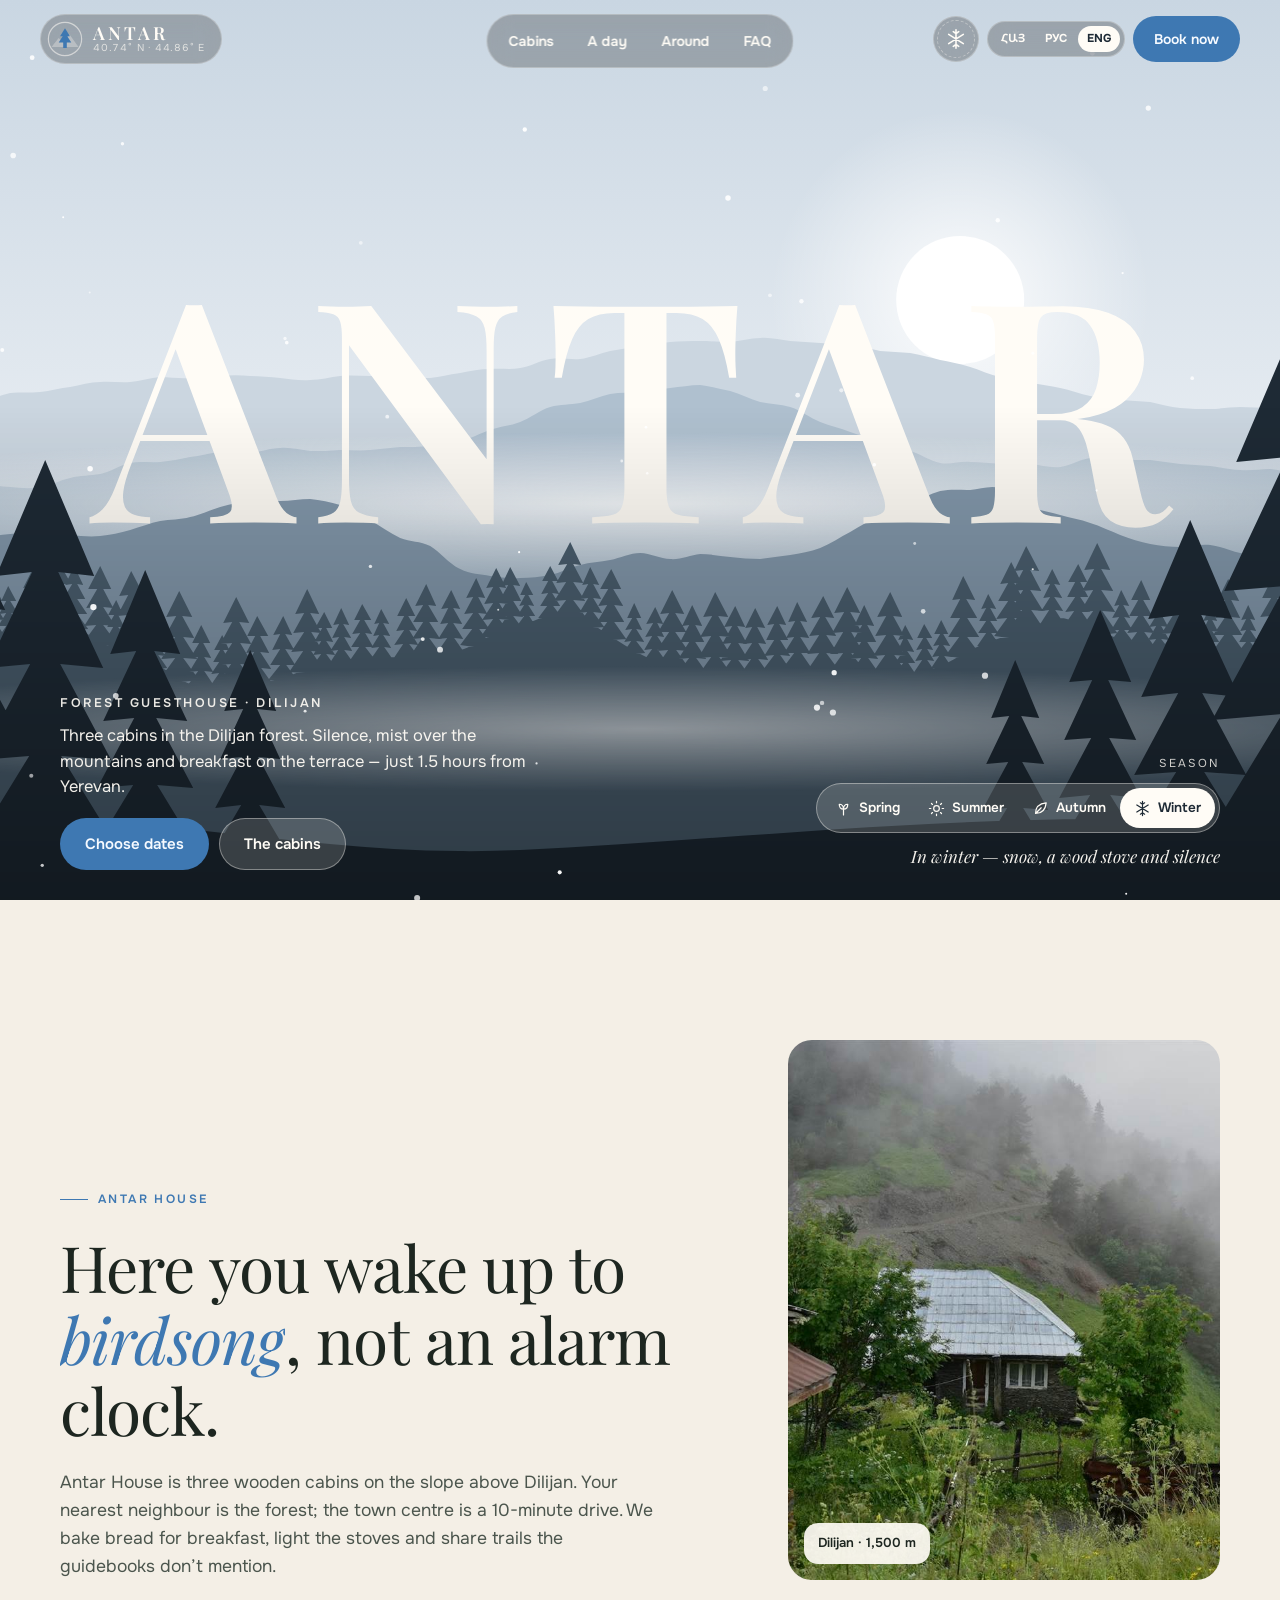
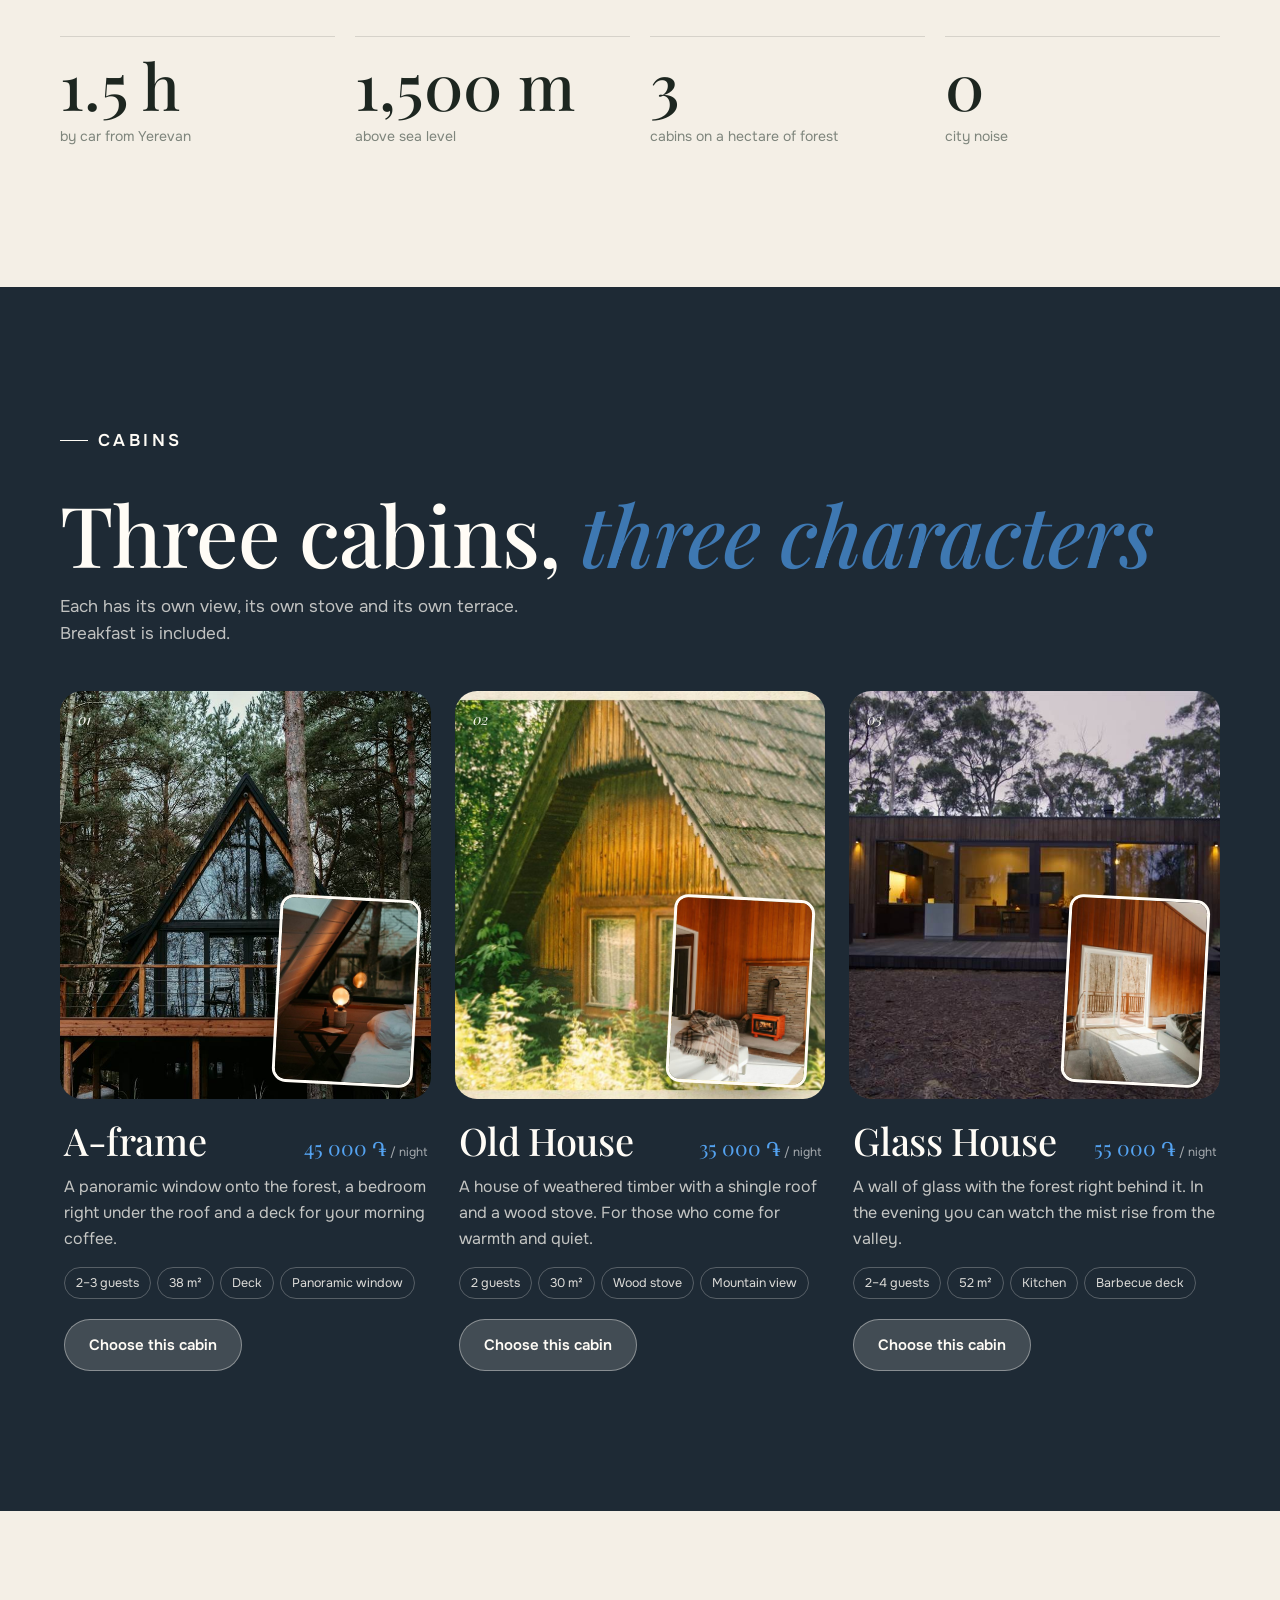
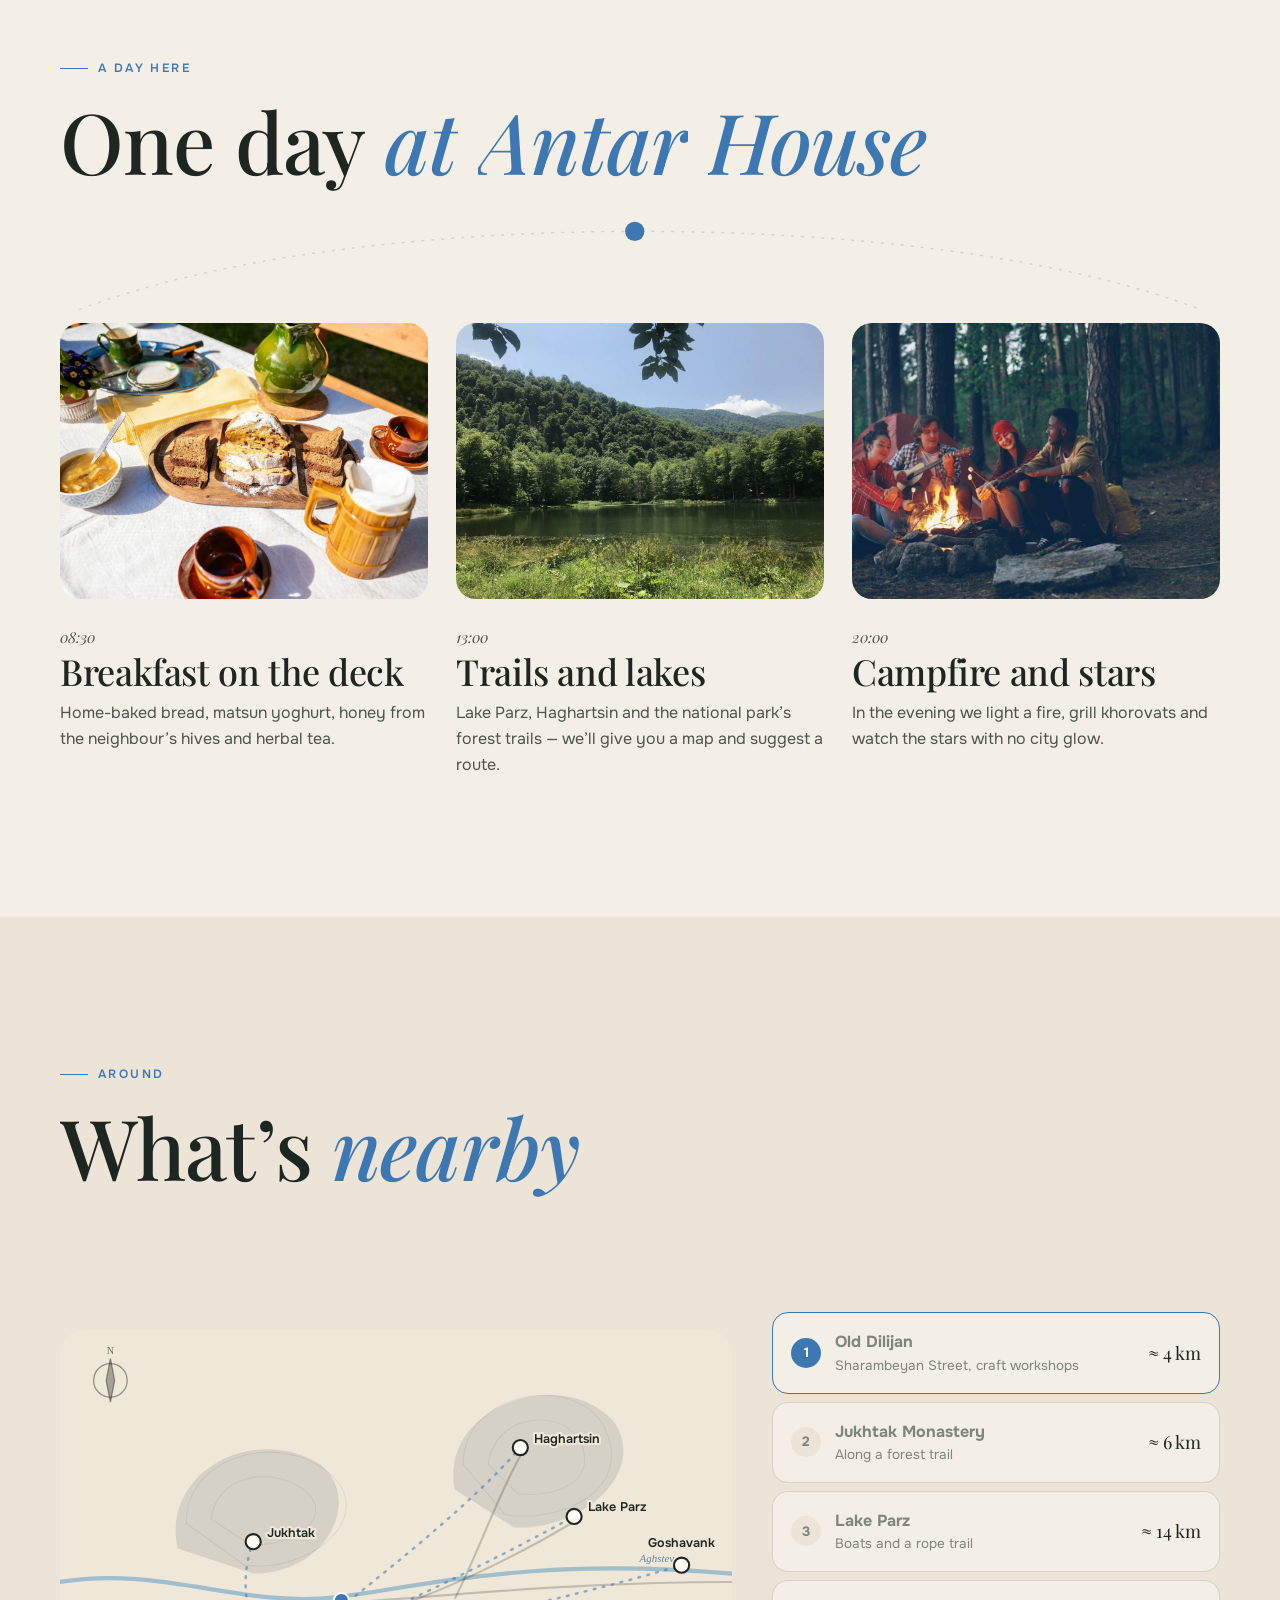
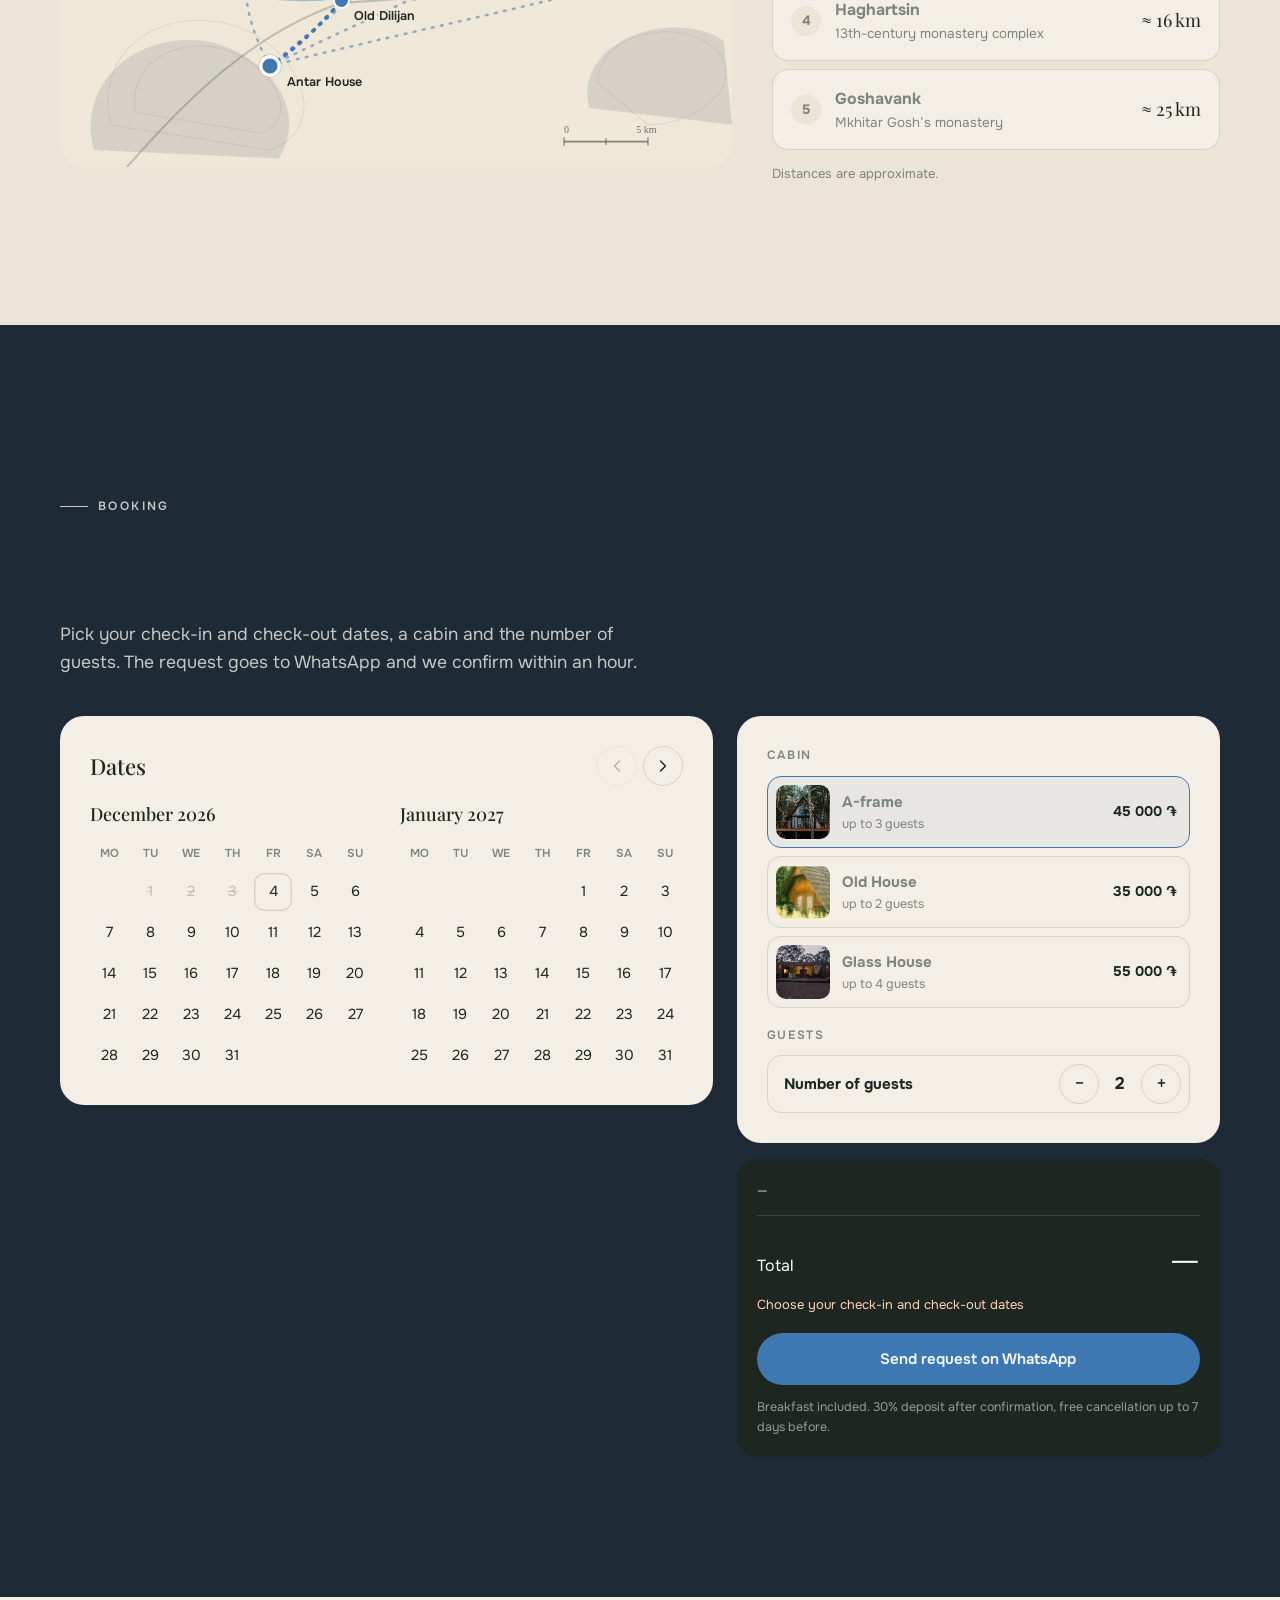
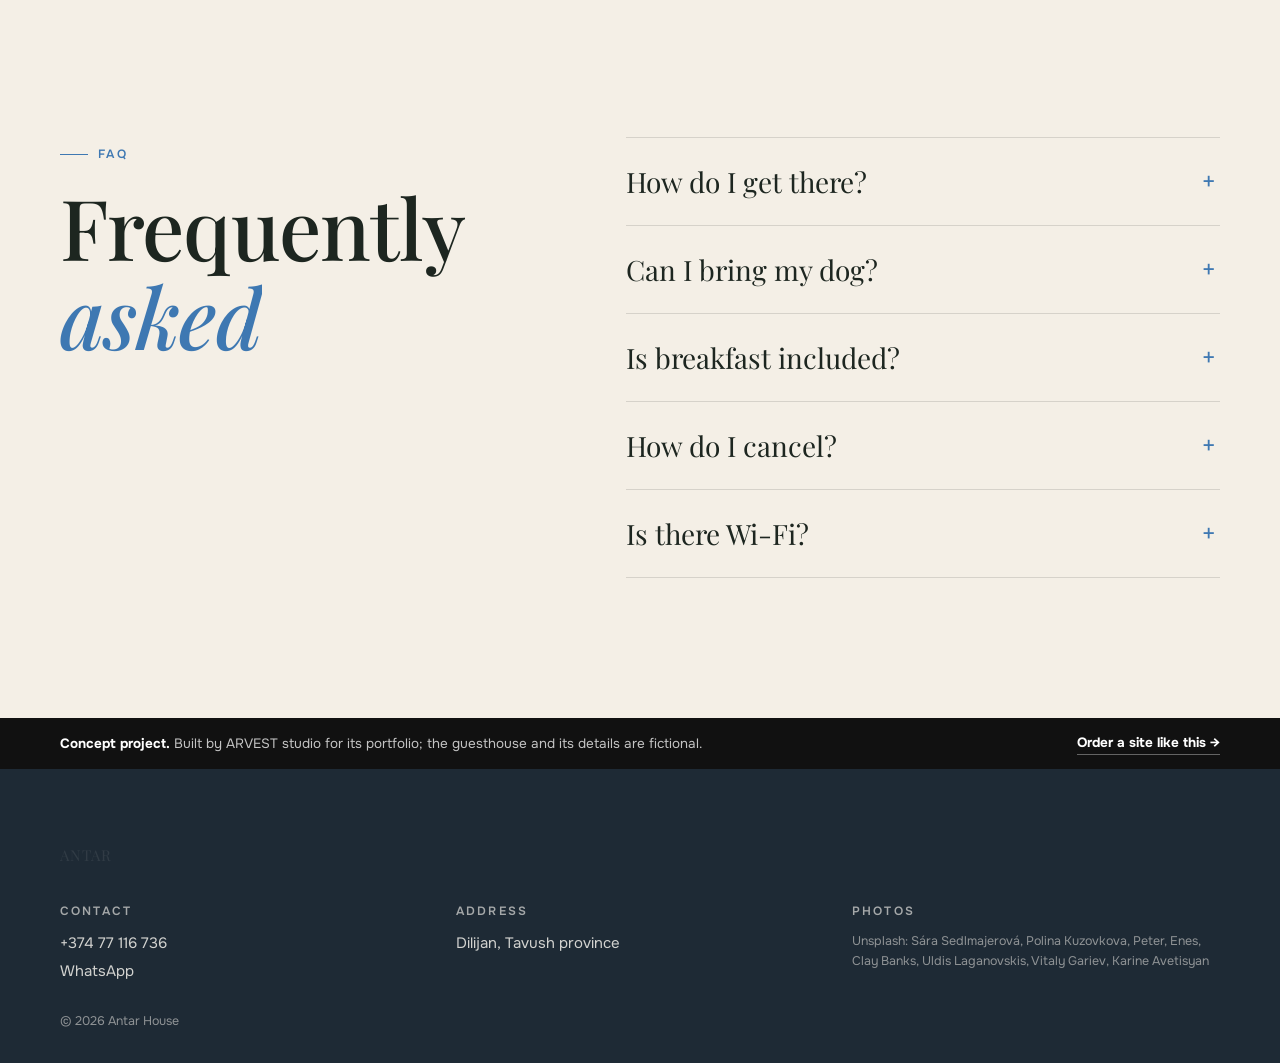
<file: works/guesthouse/en/index.html>
<!doctype html>
<html lang="en" data-season="autumn">
<head>
  <meta charset="utf-8">
  <meta name="viewport" content="width=device-width, initial-scale=1, viewport-fit=cover">
  <title>Antar House — a guesthouse in the Dilijan forest</title>
  <meta name="description" content="Three wooden cabins in the Dilijan forest, 1.5 hours from Yerevan. Home-made breakfast, a wood stove, hiking trails and Lake Parz. Book via WhatsApp.">
  <meta name="theme-color" content="#2A1A12">
  <meta property="og:title" content="Antar House — a guesthouse in the Dilijan forest">
  <meta property="og:description" content="Three cabins in the forest, home-made breakfast and silence — 1.5 hours from Yerevan.">
  <meta property="og:type" content="website">
  <meta property="og:url" content="https://razners.github.io/works/guesthouse/en/">
  <meta property="og:locale" content="en_US">
  <meta property="og:image" content="https://razners.github.io/works/guesthouse/en/og.png">
  <meta property="og:image:width" content="1200">
  <meta property="og:image:height" content="630">
  <meta name="twitter:card" content="summary_large_image">
  <link rel="canonical" href="https://razners.github.io/works/guesthouse/en/">
  <link rel="alternate" hreflang="hy" href="https://razners.github.io/works/guesthouse/">
  <link rel="alternate" hreflang="ru" href="https://razners.github.io/works/guesthouse/ru/">
  <link rel="alternate" hreflang="en" href="https://razners.github.io/works/guesthouse/en/">
  <link rel="alternate" hreflang="x-default" href="https://razners.github.io/works/guesthouse/">
  <link rel="icon" href="../favicon.svg" type="image/svg+xml">
  <link rel="preconnect" href="https://fonts.googleapis.com">
  <link rel="preconnect" href="https://fonts.gstatic.com" crossorigin>
  <link href="https://fonts.googleapis.com/css2?family=Noto+Sans+Armenian:wght@400;600&family=Noto+Serif+Armenian:wght@500&family=Onest:wght@400;600&family=Playfair+Display:ital,wght@0,500;0,600;1,500&display=swap" rel="stylesheet">
  <link rel="stylesheet" href="../css/style.css">
  <script type="application/ld+json">
  {
    "@context": "https://schema.org",
    "@type": "LodgingBusiness",
    "name": "Antar House",
    "telephone": "+37477116736",
    "address": { "@type": "PostalAddress", "addressLocality": "Dilijan", "addressRegion": "Tavush", "addressCountry": "AM" },
    "priceRange": "35 000–55 000 ֏"
  }
  </script>
</head>
<body>

<header class="topbar">
  <a class="brand island" href="#top" aria-label="Antar House — home">
    <svg class="brand__mark" viewBox="0 0 40 40" aria-hidden="true"><circle cx="20" cy="20" r="18.5" fill="none" stroke="currentColor" stroke-width="1.3" opacity=".55"/><path class="ridge" d="M5 29 L13 19 L18 24 L25 15 L35 29 Z"/><path class="tree" d="M20 8 L25.5 17 H22.5 L27 24 H22 V30 H18 V24 H13 L17.5 17 H14.5 Z"/></svg>
    <span class="brand__txt"><b>ANTAR</b><small>40.74° N · 44.86° E</small></span>
  </a>
  <div class="topbar__right">
    <button class="season-badge island" type="button" aria-label="Change the season"><svg class="i s-spring" viewBox="0 0 24 24" aria-hidden="true"><path d="M12 21v-8M12 13c-4 0-6-3-6-7 4 0 6 3 6 7zM12 13c4 0 6-3 6-7-4 0-6 3-6 7z"/></svg><svg class="i s-summer" viewBox="0 0 24 24" aria-hidden="true"><circle cx="12" cy="12" r="4"/><path d="M12 2v2M12 20v2M2 12h2M20 12h2M4.9 4.9l1.4 1.4M17.7 17.7l1.4 1.4M4.9 19.1l1.4-1.4M17.7 6.3l1.4-1.4"/></svg><svg class="i s-autumn" viewBox="0 0 24 24" aria-hidden="true"><path d="M5 19c0-8 5-14 15-15-1 10-7 15-15 15zM5 19l8-8"/></svg><svg class="i s-winter" viewBox="0 0 24 24" aria-hidden="true"><path d="M12 2v20M4 7l16 10M4 17L20 7M9 4l3 2 3-2M9 20l3-2 3 2"/></svg></button>
    <div class="lang island" aria-label="Language">
      <a href="../" hreflang="hy" lang="hy" data-lang>ՀԱՅ</a>
      <a href="../ru/" hreflang="ru" lang="ru" data-lang>РУС</a>
      <span class="is-active"><span>ENG</span></span>
    </div>
    <a class="btn btn--accent topbar__book" href="#book">Book now</a>
  </div>
</header>

<nav class="dock island" aria-label="Main menu">
  <a href="#cabins" data-sec="cabins"><svg class="i" viewBox="0 0 24 24" aria-hidden="true"><path d="M3 11l9-7 9 7M5 9.5V20h14V9.5M10 20v-5h4v5"/></svg><span>Cabins</span></a>
  <a href="#day" data-sec="day"><svg class="i" viewBox="0 0 24 24" aria-hidden="true"><path d="M3 17h18M6 17a6 6 0 0 1 12 0M12 5V3M5.6 8.6L4.2 7.2M18.4 8.6l1.4-1.4"/></svg><span>A day</span></a>
  <a href="#around" data-sec="around"><svg class="i" viewBox="0 0 24 24" aria-hidden="true"><path d="M9 4L3 6v14l6-2 6 2 6-2V4l-6 2zM9 4v14M15 6v14"/></svg><span>Around</span></a>
  <a class="dock__faq" href="#faq" data-sec="faq"><span>FAQ</span></a>
  <a class="dock__book" href="#book" data-sec="book"><svg class="i" viewBox="0 0 24 24" aria-hidden="true"><rect x="3" y="5" width="18" height="16" rx="2"/><path d="M3 10h18M8 3v4M16 3v4"/></svg><span>Book</span></a>
  <a class="dock__wa" href="https://wa.me/37477116736" target="_blank" rel="noopener" aria-label="WhatsApp"><svg class="i" viewBox="0 0 24 24" aria-hidden="true"><path d="M4 20l1.3-3.9A8 8 0 1 1 8 19z"/><path d="M9 9.5c0 3 2.5 5.5 5.5 5.5l1-1.5-2-1-1 .8a4 4 0 0 1-1.8-1.8l.8-1-1-2z"/></svg></a>
  <i class="dock__glider" aria-hidden="true"></i>
</nav>

<main id="top">

  <!-- ============ HERO: live scene ============ -->
  <section class="hero" aria-label="Antar House">
    <div class="hero__scene" aria-hidden="true">
      <div class="hero__layer" data-depth="0" style="--d:1">
        <svg viewBox="0 0 1440 900" preserveAspectRatio="xMidYMax slice">
          <defs>
            <linearGradient id="skyGrad" x1="0" y1="0" x2="0" y2="1">
              <stop offset="0" style="stop-color:var(--sky1)"/>
              <stop offset=".55" style="stop-color:var(--sky2)"/>
              <stop offset="1" style="stop-color:var(--sky3)"/>
            </linearGradient>
            <radialGradient id="sunGlow"><stop offset="0" style="stop-color:var(--sun)" stop-opacity=".9"/><stop offset="1" style="stop-color:var(--sun)" stop-opacity="0"/></radialGradient>
          </defs>
          <rect width="1440" height="900" fill="url(#skyGrad)"/>
          <circle cx="1040" cy="300" r="190" fill="url(#sunGlow)"/>
          <circle cx="1040" cy="300" r="64" style="fill:var(--sun)"/>
        </svg>
      </div>
      <div class="hero__layer" data-depth="0.08" style="--d:2">
        <svg viewBox="0 0 1440 900" preserveAspectRatio="xMidYMax slice"><path style="fill:var(--distant)" d="M-40 940 L-40 409 L0 409 C5 408 20 405 30 404 C40 402 50 403 60 402 C70 400 80 395 90 393 C100 392 110 393 120 392 C130 391 140 388 150 387 C160 385 170 382 180 382 C190 381 200 383 210 382 C220 381 230 378 240 377 C250 377 260 379 270 378 C280 378 290 376 300 376 C310 375 320 375 330 376 C340 376 350 377 360 378 C370 379 380 381 390 380 C400 380 410 377 420 376 C430 375 440 376 450 376 C460 376 470 377 480 377 C490 378 500 378 510 378 C520 377 530 374 540 373 C550 371 560 369 570 369 C580 368 590 370 600 368 C610 367 620 360 630 359 C640 357 650 360 660 359 C670 358 680 353 690 351 C700 349 710 348 720 346 C730 345 740 343 750 342 C760 341 770 341 780 341 C790 341 800 342 810 342 C820 341 830 338 840 338 C850 337 860 340 870 341 C880 342 890 342 900 343 C910 344 920 344 930 345 C940 346 950 349 960 351 C970 352 980 352 990 353 C1000 355 1010 357 1020 360 C1030 362 1040 364 1050 367 C1060 370 1070 375 1080 377 C1090 380 1100 381 1110 383 C1120 384 1130 386 1140 388 C1150 390 1160 394 1170 396 C1180 398 1190 399 1200 400 C1210 401 1220 401 1230 402 C1240 404 1250 407 1260 408 C1270 409 1280 409 1290 409 C1300 409 1310 407 1320 407 C1330 407 1340 408 1350 408 C1360 408 1370 407 1380 407 C1390 407 1400 408 1410 407 C1420 407 1435 405 1440 404 L1480 404 L1480 940 Z"/></svg>
      </div>
      <div class="hero__layer" data-depth="0.16" style="--d:3">
        <svg viewBox="0 0 1440 900" preserveAspectRatio="xMidYMax slice">
          <path style="fill:var(--far)" d="M-40 940 L-40 474 L0 474 C5 476 20 486 30 487 C40 489 50 484 60 484 C70 484 80 487 90 487 C100 488 110 489 120 487 C130 486 140 480 150 478 C160 475 170 476 180 474 C190 472 200 465 210 463 C220 461 230 463 240 462 C250 461 260 459 270 457 C280 456 290 453 300 452 C310 451 320 453 330 453 C340 452 350 448 360 448 C370 447 380 450 390 451 C400 451 410 451 420 450 C430 450 440 451 450 450 C460 449 470 448 480 447 C490 447 500 447 510 446 C520 445 530 444 540 441 C550 439 560 433 570 430 C580 426 590 426 600 422 C610 418 620 410 630 407 C640 404 650 405 660 403 C670 401 680 396 690 394 C700 392 710 393 720 392 C730 391 740 389 750 388 C760 387 770 385 780 385 C790 386 800 389 810 391 C820 394 830 399 840 402 C850 404 860 404 870 407 C880 410 890 418 900 422 C910 426 920 428 930 432 C940 435 950 439 960 442 C970 445 980 447 990 451 C1000 454 1010 461 1020 463 C1030 465 1040 461 1050 462 C1060 462 1070 463 1080 464 C1090 464 1100 464 1110 464 C1120 465 1130 468 1140 467 C1150 466 1160 459 1170 458 C1180 457 1190 459 1200 460 C1210 460 1220 460 1230 460 C1240 461 1250 463 1260 464 C1270 465 1280 465 1290 466 C1300 467 1310 470 1320 470 C1330 471 1340 469 1350 469 C1360 470 1370 473 1380 474 C1390 475 1400 475 1410 476 C1420 477 1435 480 1440 480 L1480 480 L1480 940 Z"/>
        </svg>
        <div class="fog fog--a"></div>
      </div>
      <div class="hero__layer" data-depth="0.26" style="--d:4">
        <svg viewBox="0 0 1440 900" preserveAspectRatio="xMidYMax slice"><path style="fill:var(--mid)" d="M-40 940 L-40 568 L0 568 C5 565 20 552 30 547 C40 542 50 541 60 538 C70 536 80 535 90 534 C100 533 110 532 120 532 C130 532 140 535 150 535 C160 536 170 537 180 536 C190 535 200 533 210 530 C220 527 230 523 240 521 C250 519 260 520 270 517 C280 515 290 510 300 507 C310 504 320 502 330 501 C340 500 350 501 360 501 C370 501 380 499 390 499 C400 500 410 502 420 505 C430 509 440 515 450 520 C460 526 470 533 480 538 C490 542 500 541 510 546 C520 552 530 565 540 569 C550 574 560 574 570 576 C580 577 590 579 600 578 C610 578 620 577 630 575 C640 573 650 567 660 565 C670 562 680 562 690 560 C700 558 710 553 720 553 C730 553 740 559 750 559 C760 560 770 555 780 554 C790 554 800 556 810 557 C820 558 830 559 840 559 C850 558 860 556 870 555 C880 553 890 552 900 548 C910 544 920 537 930 532 C940 526 950 520 960 516 C970 511 980 507 990 503 C1000 499 1010 494 1020 491 C1030 489 1040 490 1050 490 C1060 489 1070 485 1080 488 C1090 490 1100 502 1110 506 C1120 511 1130 512 1140 515 C1150 518 1160 519 1170 523 C1180 526 1190 531 1200 535 C1210 539 1220 542 1230 544 C1240 546 1250 547 1260 547 C1270 547 1280 544 1290 545 C1300 546 1310 551 1320 553 C1330 555 1340 555 1350 555 C1360 555 1370 552 1380 552 C1390 553 1400 557 1410 559 C1420 561 1435 562 1440 563 L1480 563 L1480 940 Z"/></svg>
      </div>
      <h1 class="hero__title" aria-label="Antar House — a guesthouse in the Dilijan forest"><span data-depth="0.3"><span class="rise">ANTAR</span></span></h1>
      <div class="hero__layer" data-depth="0.42" style="--d:5">
        <svg viewBox="0 0 1440 900" preserveAspectRatio="xMidYMax slice">
          <path style="fill:var(--woods)" d="M-40 940 L-40 636 L0 636 C5 637 20 640 30 639 C40 639 50 636 60 636 C70 635 80 638 90 636 C100 634 110 626 120 624 C130 622 140 621 150 624 C160 627 170 637 180 642 C190 647 200 649 210 654 C220 658 230 662 240 667 C250 672 260 681 270 684 C280 687 290 683 300 683 C310 683 320 684 330 684 C340 683 350 681 360 679 C370 676 380 671 390 668 C400 665 410 664 420 662 C430 660 440 657 450 656 C460 656 470 658 480 657 C490 657 500 654 510 653 C520 651 530 653 540 650 C550 648 560 640 570 636 C580 631 590 629 600 626 C610 623 620 617 630 616 C640 614 650 614 660 618 C670 621 680 630 690 636 C700 642 710 649 720 654 C730 659 740 664 750 667 C760 671 770 673 780 675 C790 676 800 677 810 676 C820 676 830 675 840 673 C850 671 860 666 870 665 C880 665 890 668 900 670 C910 671 920 672 930 672 C940 673 950 673 960 673 C970 673 980 673 990 672 C1000 671 1010 670 1020 666 C1030 662 1040 655 1050 650 C1060 646 1070 641 1080 638 C1090 634 1100 631 1110 628 C1120 624 1130 618 1140 618 C1150 618 1160 625 1170 628 C1180 632 1190 636 1200 639 C1210 643 1220 647 1230 649 C1240 651 1250 650 1260 650 C1270 650 1280 650 1290 650 C1300 650 1310 650 1320 650 C1330 650 1340 650 1350 652 C1360 653 1370 655 1380 659 C1390 663 1400 670 1410 674 C1420 679 1435 686 1440 688 L1480 688 L1480 940 Z M-20 555 L-20 555 L-8 580 L-17 579 L-6 599 L-16 599 L-4 619 L-16 618 L-2 638 L-18 640 L-22 640 L-38 638 L-24 618 L-36 619 L-24 599 L-34 599 L-23 579 L-32 580 L-20 555 Z M-0 564 L-0 564 L11 586 L3 585 L13 604 L3 603 L14 621 L3 620 L16 639 L2 640 L-2 640 L-17 639 L-4 620 L-15 621 L-3 603 L-13 604 L-3 585 L-11 586 L-0 564 Z M23 593 L23 593 L30 607 L25 607 L32 619 L25 618 L33 630 L26 630 L34 642 L25 643 L22 643 L12 642 L21 630 L14 630 L21 618 L15 619 L22 607 L16 607 L23 593 Z M45 554 L45 554 L58 579 L49 578 L60 599 L49 599 L62 620 L49 619 L64 640 L47 642 L43 642 L26 640 L41 619 L28 620 L42 599 L31 599 L42 578 L33 579 L45 554 Z M69 559 L69 559 L80 583 L72 582 L82 601 L72 600 L84 620 L73 619 L86 638 L71 640 L67 640 L51 638 L65 619 L53 620 L65 600 L55 601 L66 582 L57 583 L69 559 Z M88 586 L88 586 L96 601 L90 601 L98 614 L91 613 L99 626 L91 626 L100 639 L90 640 L87 640 L77 639 L86 626 L78 626 L86 613 L79 614 L86 601 L81 601 L88 586 Z M112 570 L112 570 L121 588 L114 587 L122 602 L114 601 L124 616 L115 615 L125 630 L113 631 L110 631 L98 630 L109 615 L100 616 L109 601 L102 602 L110 587 L103 588 L112 570 Z M135 537 L135 537 L148 564 L139 563 L151 584 L139 584 L153 605 L140 604 L155 626 L138 628 L133 628 L116 626 L131 604 L118 605 L132 584 L120 584 L132 563 L123 564 L135 537 Z M154 566 L154 566 L163 585 L157 584 L165 599 L157 599 L167 614 L157 614 L168 629 L156 630 L153 630 L140 629 L151 614 L142 614 L151 599 L143 599 L152 584 L145 585 L154 566 Z M180 566 L180 566 L191 589 L183 589 L193 608 L183 607 L195 626 L183 625 L197 644 L182 646 L178 646 L162 644 L176 625 L164 626 L176 607 L166 608 L177 589 L168 589 L180 566 Z M196 600 L196 600 L203 615 L198 615 L204 627 L198 627 L206 639 L198 639 L207 651 L197 652 L194 652 L184 651 L193 639 L186 639 L193 627 L187 627 L194 615 L188 615 L196 600 Z M211 571 L211 571 L224 596 L215 595 L226 616 L215 615 L228 636 L216 635 L231 656 L214 658 L209 658 L192 656 L207 635 L195 636 L208 615 L197 616 L208 595 L199 596 L211 571 Z M235 616 L235 616 L243 631 L237 631 L244 644 L237 643 L245 656 L238 655 L247 668 L236 669 L234 669 L224 668 L233 655 L225 656 L233 643 L226 644 L233 631 L228 631 L235 616 Z M259 591 L259 591 L272 617 L262 616 L274 638 L263 637 L277 659 L263 658 L279 680 L261 682 L257 682 L239 680 L255 658 L241 659 L255 637 L244 638 L256 616 L246 617 L259 591 Z M281 625 L281 625 L290 643 L283 643 L291 658 L284 657 L293 672 L284 671 L294 686 L282 688 L279 688 L267 686 L278 671 L269 672 L278 657 L270 658 L279 643 L272 643 L281 625 Z M302 635 L302 635 L309 650 L303 650 L310 662 L304 662 L312 674 L304 673 L313 686 L303 687 L300 687 L290 686 L299 673 L291 674 L299 662 L293 662 L300 650 L294 650 L302 635 Z M316 597 L316 597 L329 623 L319 622 L331 644 L320 643 L333 665 L320 664 L335 685 L318 687 L313 687 L296 685 L311 664 L298 665 L312 643 L300 644 L312 622 L303 623 L316 597 Z M337 616 L337 616 L348 636 L340 636 L349 653 L340 652 L351 669 L341 668 L353 685 L339 686 L336 686 L322 685 L334 668 L324 669 L334 652 L326 653 L335 636 L327 636 L337 616 Z M363 616 L363 616 L372 635 L365 634 L374 650 L365 649 L375 665 L366 665 L377 680 L364 682 L361 682 L348 680 L360 665 L350 665 L360 649 L352 650 L360 634 L353 635 L363 616 Z M387 589 L387 589 L399 614 L390 613 L401 633 L391 632 L403 652 L391 651 L405 672 L389 673 L385 673 L369 672 L383 651 L371 652 L384 632 L373 633 L384 613 L375 614 L387 589 Z M404 612 L404 612 L412 628 L406 628 L413 642 L406 641 L415 655 L406 654 L416 668 L405 669 L402 669 L391 668 L401 654 L393 655 L401 641 L394 642 L402 628 L395 628 L404 612 Z M421 608 L421 608 L429 625 L423 624 L431 638 L424 637 L432 651 L424 650 L434 664 L423 665 L420 665 L409 664 L418 650 L410 651 L419 637 L412 638 L419 624 L413 625 L421 608 Z M442 604 L442 604 L451 620 L444 620 L452 634 L445 633 L453 647 L445 647 L455 660 L444 662 L441 662 L430 660 L439 647 L431 647 L440 633 L432 634 L440 620 L434 620 L442 604 Z M461 609 L461 609 L469 624 L463 623 L470 636 L463 635 L471 648 L464 647 L473 660 L463 661 L460 661 L450 660 L459 647 L451 648 L459 635 L453 636 L459 623 L454 624 L461 609 Z M486 598 L486 598 L495 616 L488 616 L497 631 L489 630 L498 645 L489 644 L500 659 L488 660 L485 660 L473 659 L483 644 L474 645 L484 630 L476 631 L484 616 L477 616 L486 598 Z M506 584 L506 584 L516 606 L508 605 L518 622 L509 622 L520 639 L509 638 L522 656 L508 657 L504 657 L490 656 L502 638 L492 639 L503 622 L493 622 L503 605 L495 606 L506 584 Z M531 590 L531 590 L540 609 L533 608 L542 624 L533 623 L543 639 L534 638 L545 654 L532 655 L529 655 L516 654 L527 638 L518 639 L528 623 L520 624 L528 608 L521 609 L531 590 Z M556 578 L556 578 L565 598 L558 597 L567 614 L558 613 L569 629 L559 629 L571 645 L557 647 L554 647 L540 645 L552 629 L542 629 L553 613 L544 614 L553 597 L546 598 L556 578 Z M576 568 L576 568 L586 588 L579 587 L588 604 L579 603 L589 620 L579 619 L591 636 L578 638 L574 638 L561 636 L573 619 L562 620 L573 603 L564 604 L573 587 L566 588 L576 568 Z M590 567 L590 567 L600 586 L593 585 L601 601 L593 601 L603 617 L593 616 L605 632 L592 633 L588 633 L576 632 L587 616 L577 617 L587 601 L579 601 L588 585 L581 586 L590 567 Z M606 582 L606 582 L613 595 L608 595 L614 606 L608 605 L615 616 L609 616 L616 627 L608 628 L605 628 L596 627 L604 616 L597 616 L604 605 L599 606 L605 595 L600 595 L606 582 Z M630 566 L630 566 L638 581 L632 581 L639 594 L632 593 L640 606 L633 606 L642 618 L631 620 L629 620 L618 618 L627 606 L620 606 L628 593 L621 594 L628 581 L622 581 L630 566 Z M650 542 L650 542 L661 565 L653 564 L663 583 L653 582 L665 601 L653 600 L667 619 L652 621 L648 621 L632 619 L646 600 L634 601 L646 582 L636 583 L647 564 L638 565 L650 542 Z M670 567 L670 567 L679 585 L673 584 L681 599 L673 598 L682 613 L673 612 L684 627 L672 628 L669 628 L657 627 L667 612 L659 613 L668 598 L660 599 L668 584 L662 585 L670 567 Z M691 569 L691 569 L701 589 L693 589 L703 606 L694 605 L704 622 L694 622 L706 639 L692 640 L689 640 L675 639 L687 622 L677 622 L687 605 L678 606 L688 589 L680 589 L691 569 Z M714 603 L714 603 L721 618 L716 618 L722 630 L716 629 L724 642 L716 641 L725 653 L715 654 L713 654 L703 653 L711 641 L704 642 L712 629 L705 630 L712 618 L707 618 L714 603 Z M735 607 L735 607 L743 624 L737 623 L744 637 L737 636 L746 650 L737 649 L747 663 L736 664 L733 664 L722 663 L732 649 L724 650 L732 636 L725 637 L733 623 L726 624 L735 607 Z M752 590 L752 590 L764 614 L755 613 L766 632 L755 632 L768 651 L756 650 L770 670 L754 672 L750 672 L734 670 L748 650 L736 651 L749 632 L738 632 L749 613 L740 614 L752 590 Z M772 605 L772 605 L782 626 L775 625 L784 642 L775 642 L786 659 L776 658 L788 675 L774 677 L770 677 L756 675 L769 658 L758 659 L769 642 L760 642 L769 625 L762 626 L772 605 Z M795 592 L795 592 L808 617 L798 616 L810 637 L799 636 L812 658 L799 657 L814 678 L797 680 L793 680 L776 678 L791 657 L778 658 L791 636 L780 637 L792 616 L783 617 L795 592 Z M815 606 L815 606 L825 627 L817 626 L827 644 L818 643 L829 661 L818 660 L831 678 L816 680 L813 680 L798 678 L811 660 L800 661 L811 643 L802 644 L812 626 L804 627 L815 606 Z M835 608 L835 608 L845 628 L837 627 L846 644 L838 643 L848 660 L838 659 L850 676 L836 677 L833 677 L819 676 L831 659 L821 660 L832 643 L823 644 L832 627 L825 628 L835 608 Z M857 606 L857 606 L866 625 L859 624 L868 640 L860 640 L870 656 L860 655 L871 671 L859 673 L855 673 L842 671 L854 655 L844 656 L854 640 L846 640 L854 624 L847 625 L857 606 Z M877 602 L877 602 L887 622 L880 621 L889 638 L880 637 L890 653 L881 653 L892 669 L879 670 L876 670 L862 669 L874 653 L864 653 L874 637 L866 638 L875 621 L868 622 L877 602 Z M903 596 L903 596 L914 618 L905 617 L916 636 L906 635 L918 654 L906 653 L920 672 L905 674 L901 674 L886 672 L899 653 L887 654 L899 635 L889 636 L900 617 L891 618 L903 596 Z M927 587 L927 587 L940 613 L930 612 L942 633 L931 632 L944 654 L931 653 L947 674 L929 676 L925 676 L908 674 L923 653 L910 654 L923 632 L912 633 L924 612 L914 613 L927 587 Z M944 605 L944 605 L954 626 L947 625 L956 642 L947 642 L958 659 L948 658 L960 675 L946 677 L942 677 L929 675 L941 658 L930 659 L941 642 L932 642 L942 625 L934 626 L944 605 Z M970 592 L970 592 L982 617 L973 616 L984 636 L973 635 L986 656 L974 655 L988 675 L972 677 L967 677 L951 675 L965 655 L953 656 L966 635 L955 636 L966 616 L957 617 L970 592 Z M985 625 L985 625 L993 640 L987 639 L994 652 L987 651 L995 663 L988 663 L996 675 L986 676 L984 676 L974 675 L983 663 L975 663 L983 651 L977 652 L983 639 L978 640 L985 625 Z M1004 624 L1004 624 L1012 638 L1006 638 L1013 650 L1007 649 L1014 661 L1007 660 L1015 672 L1006 673 L1003 673 L994 672 L1002 660 L995 661 L1002 649 L996 650 L1003 638 L997 638 L1004 624 Z M1021 620 L1021 620 L1028 634 L1023 634 L1030 646 L1023 645 L1031 657 L1024 656 L1032 668 L1023 669 L1020 669 L1011 668 L1019 656 L1012 657 L1019 645 L1013 646 L1020 634 L1014 634 L1021 620 Z M1043 576 L1043 576 L1055 600 L1046 599 L1057 618 L1047 618 L1059 637 L1047 637 L1061 656 L1045 658 L1041 658 L1025 656 L1039 637 L1028 637 L1040 618 L1030 618 L1040 599 L1032 600 L1043 576 Z M1068 594 L1068 594 L1076 609 L1070 608 L1077 621 L1070 621 L1078 633 L1071 633 L1080 646 L1070 647 L1067 647 L1057 646 L1066 633 L1058 633 L1066 621 L1059 621 L1066 608 L1061 609 L1068 594 Z M1091 562 L1091 562 L1102 584 L1094 583 L1104 601 L1094 601 L1106 619 L1094 618 L1107 636 L1093 638 L1089 638 L1074 636 L1087 618 L1076 619 L1088 601 L1078 601 L1088 583 L1080 584 L1091 562 Z M1106 546 L1106 546 L1119 571 L1110 570 L1121 591 L1110 590 L1123 611 L1111 610 L1125 631 L1109 633 L1104 633 L1088 631 L1102 610 L1090 611 L1103 590 L1092 591 L1103 570 L1094 571 L1106 546 Z M1132 569 L1132 569 L1140 585 L1134 584 L1142 598 L1134 597 L1143 611 L1135 610 L1144 624 L1134 625 L1131 625 L1120 624 L1129 610 L1121 611 L1130 597 L1123 598 L1130 584 L1124 585 L1132 569 Z M1158 564 L1158 564 L1167 582 L1160 582 L1168 597 L1160 597 L1170 612 L1161 611 L1172 627 L1159 628 L1156 628 L1143 627 L1154 611 L1145 612 L1155 597 L1147 597 L1155 582 L1148 582 L1158 564 Z M1177 543 L1177 543 L1190 570 L1181 569 L1193 591 L1181 590 L1195 612 L1182 611 L1197 633 L1180 635 L1175 635 L1157 633 L1173 611 L1160 612 L1173 590 L1162 591 L1174 569 L1164 570 L1177 543 Z M1201 590 L1201 590 L1209 606 L1203 605 L1210 618 L1204 617 L1212 630 L1204 630 L1213 642 L1203 643 L1200 643 L1190 642 L1199 630 L1191 630 L1199 617 L1192 618 L1199 605 L1194 606 L1201 590 Z M1221 580 L1221 580 L1230 600 L1223 600 L1232 616 L1223 616 L1234 633 L1224 632 L1236 649 L1222 650 L1219 650 L1205 649 L1217 632 L1207 633 L1218 616 L1209 616 L1218 600 L1211 600 L1221 580 Z M1239 598 L1239 598 L1246 614 L1241 614 L1248 627 L1241 626 L1249 640 L1241 639 L1251 652 L1240 653 L1237 653 L1227 652 L1236 639 L1228 640 L1236 626 L1229 627 L1237 614 L1231 614 L1239 598 Z M1256 574 L1256 574 L1268 597 L1259 597 L1270 616 L1260 615 L1272 634 L1260 633 L1274 652 L1258 654 L1254 654 L1239 652 L1253 633 L1241 634 L1253 615 L1243 616 L1253 597 L1245 597 L1256 574 Z M1271 582 L1271 582 L1281 603 L1273 602 L1283 619 L1274 619 L1284 636 L1274 635 L1286 652 L1272 654 L1269 654 L1255 652 L1267 635 L1257 636 L1268 619 L1259 619 L1268 602 L1260 603 L1271 582 Z M1290 607 L1290 607 L1297 621 L1292 620 L1298 632 L1292 631 L1299 642 L1292 642 L1300 653 L1291 654 L1289 654 L1280 653 L1288 642 L1281 642 L1288 631 L1282 632 L1288 620 L1283 621 L1290 607 Z M1308 579 L1308 579 L1319 601 L1311 600 L1320 618 L1311 617 L1322 635 L1312 635 L1324 652 L1310 654 L1306 654 L1292 652 L1304 635 L1293 635 L1305 617 L1295 618 L1305 600 L1297 601 L1308 579 Z M1328 605 L1328 605 L1335 620 L1330 619 L1336 631 L1330 630 L1338 642 L1330 642 L1339 653 L1329 654 L1327 654 L1317 653 L1326 642 L1319 642 L1326 630 L1320 631 L1326 619 L1321 620 L1328 605 Z M1354 574 L1354 574 L1366 598 L1357 598 L1368 617 L1357 616 L1370 636 L1358 635 L1372 655 L1356 657 L1352 657 L1336 655 L1350 635 L1338 636 L1350 616 L1340 617 L1351 598 L1342 598 L1354 574 Z M1380 612 L1380 612 L1387 627 L1381 626 L1388 639 L1382 638 L1389 650 L1382 650 L1391 662 L1381 663 L1378 663 L1368 662 L1377 650 L1370 650 L1377 638 L1371 639 L1378 626 L1372 627 L1380 612 Z M1397 624 L1397 624 L1404 638 L1399 637 L1405 649 L1399 648 L1406 660 L1399 659 L1407 671 L1398 672 L1396 672 L1386 671 L1394 659 L1387 660 L1395 648 L1389 649 L1395 637 L1390 638 L1397 624 Z M1420 625 L1420 625 L1428 642 L1422 641 L1430 655 L1423 655 L1431 669 L1423 668 L1433 682 L1422 683 L1419 683 L1407 682 L1417 668 L1409 669 L1418 655 L1410 655 L1418 641 L1412 642 L1420 625 Z M1436 625 L1436 625 L1445 644 L1438 643 L1447 659 L1438 658 L1448 674 L1439 673 L1450 689 L1437 690 L1434 690 L1421 689 L1432 673 L1423 674 L1433 658 L1425 659 L1433 643 L1426 644 L1436 625 Z M1461 609 L1461 609 L1473 633 L1464 632 L1475 652 L1464 651 L1477 671 L1465 671 L1479 691 L1463 692 L1458 692 L1442 691 L1457 671 L1444 671 L1457 651 L1447 652 L1457 632 L1449 633 L1461 609 Z"/>
        </svg>
        <div class="fog fog--b"></div>
      </div>
      <div class="hero__layer hero__layer--front" data-depth="0.7" style="--d:6">
        <svg viewBox="0 0 1440 900" preserveAspectRatio="xMidYMax slice"><path style="fill:var(--front)" d="M-40 940 L-40 820 C 200 800 380 860 600 850 C 860 838 1120 800 1480 830 L1480 940 Z M10 340 L10 340 L74 491 L26 486 L85 610 L29 605 L96 730 L31 725 L107 850 L21 860 L-1 860 L-87 850 L-11 725 L-76 730 L-9 605 L-65 610 L-6 486 L-54 491 L10 340 Z M125 460 L125 460 L174 576 L138 572 L183 668 L140 664 L191 760 L141 756 L200 852 L134 860 L116 860 L50 852 L109 756 L59 760 L110 664 L67 668 L112 572 L76 576 L125 460 Z M-40 520 L-40 520 L2 619 L-29 615 L9 697 L-28 693 L16 775 L-26 772 L24 853 L-33 860 L-47 860 L-104 853 L-54 772 L-96 775 L-52 693 L-89 697 L-51 615 L-82 619 L-40 520 Z M225 570 L225 570 L260 654 L234 651 L267 721 L236 718 L273 788 L237 785 L279 854 L231 860 L219 860 L171 854 L213 785 L177 788 L214 718 L183 721 L216 651 L190 654 L225 570 Z M1385 300 L1385 300 L1454 462 L1403 457 L1466 591 L1405 586 L1478 720 L1408 714 L1490 849 L1397 860 L1373 860 L1280 849 L1362 714 L1292 720 L1365 586 L1304 591 L1367 457 L1316 462 L1385 300 Z M1470 430 L1470 430 L1523 555 L1484 550 L1532 654 L1486 649 L1541 752 L1488 748 L1550 851 L1479 860 L1461 860 L1390 851 L1452 748 L1399 752 L1454 649 L1408 654 L1456 550 L1417 555 L1470 430 Z M1270 520 L1270 520 L1312 619 L1281 615 L1319 697 L1282 693 L1326 775 L1284 772 L1334 853 L1277 860 L1263 860 L1206 853 L1256 772 L1214 775 L1258 693 L1221 697 L1259 615 L1228 619 L1270 520 Z M1180 610 L1180 610 L1211 682 L1188 680 L1216 740 L1189 738 L1221 798 L1190 795 L1227 855 L1185 860 L1175 860 L1133 855 L1170 795 L1139 798 L1171 738 L1144 740 L1172 680 L1149 682 L1180 610 Z M330 650 L330 650 L356 711 L337 709 L360 759 L338 757 L365 808 L339 805 L369 856 L335 860 L325 860 L291 856 L321 805 L295 808 L322 757 L300 759 L323 709 L304 711 L330 650 Z M1095 660 L1095 660 L1119 718 L1101 716 L1124 764 L1102 762 L1128 810 L1103 808 L1132 856 L1099 860 L1091 860 L1058 856 L1087 808 L1062 810 L1088 762 L1066 764 L1089 716 L1071 718 L1095 660 Z"/></svg>
      </div>
      <div class="hero__shade"></div>
      <canvas class="hero__particles"></canvas>
    </div>

    <div class="hero__ui">
      <div class="container">
        <div>
          <p class="hero__eyebrow">Forest guesthouse · Dilijan</p>
          <p class="hero__lead">Three cabins in the Dilijan forest. Silence, mist over the mountains and breakfast on the terrace — just 1.5 hours from Yerevan.</p>
          <div class="hero__actions" style="margin-top:18px">
            <a class="btn btn--accent" href="#book">Choose dates</a>
            <a class="btn btn--glass" href="#cabins">The cabins</a>
          </div>
        </div>
        <div class="seasons">
          <span class="seasons__label">Season</span>
          <div class="seasons__pills" role="group" aria-label="Season">
            <button type="button" data-season="spring" aria-pressed="false"><svg class="i" viewBox="0 0 24 24" aria-hidden="true"><path d="M12 21v-8M12 13c-4 0-6-3-6-7 4 0 6 3 6 7zM12 13c4 0 6-3 6-7-4 0-6 3-6 7z"/></svg>Spring</button>
            <button type="button" data-season="summer" aria-pressed="false"><svg class="i" viewBox="0 0 24 24" aria-hidden="true"><circle cx="12" cy="12" r="4"/><path d="M12 2v2M12 20v2M2 12h2M20 12h2M4.9 4.9l1.4 1.4M17.7 17.7l1.4 1.4M4.9 19.1l1.4-1.4M17.7 6.3l1.4-1.4"/></svg>Summer</button>
            <button type="button" data-season="autumn" aria-pressed="true"><svg class="i" viewBox="0 0 24 24" aria-hidden="true"><path d="M5 19c0-8 5-14 15-15-1 10-7 15-15 15zM5 19l8-8"/></svg>Autumn</button>
            <button type="button" data-season="winter" aria-pressed="false"><svg class="i" viewBox="0 0 24 24" aria-hidden="true"><path d="M12 2v20M4 7l16 10M4 17L20 7M9 4l3 2 3-2M9 20l3-2 3 2"/></svg>Winter</button>
          </div>
          <p class="seasons__caption" aria-live="polite"></p>
        </div>
      </div>
    </div>
  </section>

  <!-- ============ INTRO ============ -->
  <section class="section intro" id="about">
    <div class="container">
      <div class="intro__grid">
        <div>
          <p class="kicker fade-up">Antar House</p>
          <p class="intro__statement split" style="margin-top:22px">Here you wake up to <em>birdsong</em>, not an alarm clock.</p>
          <p class="lead-p fade-up">Antar House is three wooden cabins on the slope above Dilijan. Your nearest neighbour is the forest; the town centre is a 10-minute drive. We bake bread for breakfast, light the stoves and share trails the guidebooks don’t mention.</p>
        </div>
        <figure class="intro__photo reveal-img" style="margin:0">
          <img src="../img/intro-fog-house.jpg" alt="A house on a misty slope in a green forest" width="1600" height="1067" loading="lazy" decoding="async">
          <figcaption class="intro__badge">Dilijan · 1,500 m</figcaption>
        </figure>
      </div>
      <ul class="stats">
        <li class="fade-up"><b data-count="1.5" data-dec="1" data-suffix=" h">1.5 h</b><span>by car from Yerevan</span></li>
        <li class="fade-up"><b data-count="1500" data-suffix=" m">1,500 m</b><span>above sea level</span></li>
        <li class="fade-up"><b data-count="3">3</b><span>cabins on a hectare of forest</span></li>
        <li class="fade-up"><b data-count="0">0</b><span>city noise</span></li>
      </ul>
    </div>
  </section>

  <!-- ============ CABINS ============ -->
  <section class="cabins" id="cabins">
    <div class="container cabins__head">
      <p class="kicker fade-up">Cabins</p>
      <h2 class="h2 split">Three cabins, <em>three characters</em></h2>
      <p class="fade-up">Each has its own view, its own stove and its own terrace. Breakfast is included.</p>
    </div>
    <div class="cabins__viewport">
      <div class="cabins__track">
        <article class="cabin">
          <div class="cabin__media">
            <img src="../img/cabin-forest.jpg" alt="An A-frame cabin with a deck among the pines" width="1600" height="1067" loading="lazy" decoding="async">
            <span class="cabin__num">01</span>
            <div class="cabin__inside"><img src="../img/room-window.jpg" alt="A bedroom under the roof with a window to the forest" width="1600" height="1067" loading="lazy" decoding="async"></div>
          </div>
          <div class="cabin__body">
            <div class="cabin__top"><h3>A-frame</h3><span class="cabin__price">45 000 ֏<small>/ night</small></span></div>
            <p>A panoramic window onto the forest, a bedroom right under the roof and a deck for your morning coffee.</p>
            <div class="tags"><span class="tag">2–3 guests</span><span class="tag">38 m²</span><span class="tag">Deck</span><span class="tag">Panoramic window</span></div>
            <a class="btn btn--glass" href="#book" data-pick="aframe">Choose this cabin</a>
          </div>
        </article>
        <article class="cabin">
          <div class="cabin__media">
            <img src="../img/cabin-aframe.jpg" alt="An old wooden house with a shingle roof among the greenery" width="1600" height="1096" loading="lazy" decoding="async">
            <span class="cabin__num">02</span>
            <div class="cabin__inside"><img src="../img/room-fireplace.jpg" alt="A room with a wood stove and wooden walls" width="1600" height="1054" loading="lazy" decoding="async"></div>
          </div>
          <div class="cabin__body">
            <div class="cabin__top"><h3>Old House</h3><span class="cabin__price">35 000 ֏<small>/ night</small></span></div>
            <p>A house of weathered timber with a shingle roof and a wood stove. For those who come for warmth and quiet.</p>
            <div class="tags"><span class="tag">2 guests</span><span class="tag">30 m²</span><span class="tag">Wood stove</span><span class="tag">Mountain view</span></div>
            <a class="btn btn--glass" href="#book" data-pick="old">Choose this cabin</a>
          </div>
        </article>
        <article class="cabin">
          <div class="cabin__media">
            <img src="../img/cabin-deck.jpg" alt="A glass-fronted house with a deck in the forest" width="1600" height="900" loading="lazy" decoding="async">
            <span class="cabin__num">03</span>
            <div class="cabin__inside"><img src="../img/room-view.jpg" alt="A bedroom opening onto the deck" width="1600" height="1067" loading="lazy" decoding="async"></div>
          </div>
          <div class="cabin__body">
            <div class="cabin__top"><h3>Glass House</h3><span class="cabin__price">55 000 ֏<small>/ night</small></span></div>
            <p>A wall of glass with the forest right behind it. In the evening you can watch the mist rise from the valley.</p>
            <div class="tags"><span class="tag">2–4 guests</span><span class="tag">52 m²</span><span class="tag">Kitchen</span><span class="tag">Barbecue deck</span></div>
            <a class="btn btn--glass" href="#book" data-pick="glass">Choose this cabin</a>
          </div>
        </article>
      </div>
    </div>
    <p class="cabins__hint">Swipe sideways →</p>
  </section>

  <!-- ============ A DAY HERE ============ -->
  <section class="section day" id="day">
    <div class="container">
      <p class="kicker fade-up">A day here</p>
      <h2 class="h2 split">One day <em>at Antar House</em></h2>
      <div class="day__arc" aria-hidden="true">
        <svg viewBox="0 0 1200 90"><path class="path" d="M20 86 C 300 -22 900 -22 1180 86"/><circle class="day__sun" r="10" cx="20" cy="86"/></svg>
      </div>
      <div class="day__steps">
          <article class="step fade-up">
            <div><p class="step__time">08:30</p><h3>Breakfast on the deck</h3><p>Home-baked bread, matsun yoghurt, honey from the neighbour’s hives and herbal tea.</p></div>
            <div class="step__photo"><img src="../img/breakfast.jpg" alt="Breakfast outdoors: bread, soup and tea" width="1600" height="1067" loading="lazy" decoding="async"></div>
          </article>
          <article class="step fade-up">
            <div><p class="step__time">13:00</p><h3>Trails and lakes</h3><p>Lake Parz, Haghartsin and the national park’s forest trails — we’ll give you a map and suggest a route.</p></div>
            <div class="step__photo"><img src="../img/lake-armenia.jpg" alt="A forest lake in Armenia" width="1600" height="1200" loading="lazy" decoding="async"></div>
          </article>
          <article class="step fade-up">
            <div><p class="step__time">20:00</p><h3>Campfire and stars</h3><p>In the evening we light a fire, grill khorovats and watch the stars with no city glow.</p></div>
            <div class="step__photo"><img src="../img/campfire.jpg" alt="Friends around a campfire in the forest" width="1600" height="900" loading="lazy" decoding="async"></div>
          </article>
        </div>
    </div>
  </section>

  <!-- ============ AROUND ============ -->
  <section class="section map" id="around">
    <div class="container">
      <p class="kicker fade-up">Around</p>
      <h2 class="h2 split">What’s <em>nearby</em></h2>
      <p class="lead-p fade-up">Dilijan is called the Switzerland of Armenia. Here’s where to go from us, by car or on foot.</p>
      <div class="map__wrap">
        <svg class="map__svg fade-up" viewBox="0 0 800 520" role="img" aria-label="Map of the area">
          <g class="relief">
            <path d="M60 470 C 40 380 120 330 200 350 S 330 470 250 500 Z"/><path d="M90 455 C 80 395 140 365 195 380 S 290 460 240 480 Z"/>
            <path d="M150 230 C 150 150 260 120 320 170 S 300 290 220 280 Z"/><path d="M180 225 C 185 175 250 160 290 190 S 280 260 225 255 Z"/>
            <path d="M480 160 C 480 70 620 50 650 120 S 600 230 530 220 Z"/><path d="M510 160 C 515 100 600 90 620 135 S 590 200 545 195 Z"/>
            <path d="M640 420 C 640 360 740 340 780 380 S 760 470 700 470 Z"/>
          </g>
          <path class="forest-patch" d="M40 500 C 20 420 90 360 170 370 C 240 380 300 450 260 510 Z"/>
          <path class="forest-patch" d="M140 260 C 120 170 230 110 310 160 C 360 200 320 290 230 290 Z"/>
          <path class="forest-patch" d="M470 190 C 450 90 600 40 660 110 C 700 170 620 240 540 235 Z"/>
          <path class="forest-patch" d="M630 450 C 610 370 730 330 790 370 L 800 470 Z"/>
          <path class="river" d="M0 300 C 120 280 220 332 330 318 S 560 270 800 290"/>
          <text x="690" y="276" font-size="13" font-style="italic" fill="#5D8AA0" font-family="Georgia">Aghstev</text>
          <path class="road" d="M80 520 C 150 440 230 360 335 325"/>
          <path class="road" d="M335 325 C 450 318 600 300 800 300"/>
          <path class="road" d="M470 320 C 500 260 520 200 548 150"/>
          <path class="road" d="M420 322 C 480 300 560 260 612 228"/>
          <path class="route" data-route="oldtown" d="M250 400 C 280 380 312 350 335 322"/>
          <path class="route" data-route="jukhtak" d="M250 400 C 222 350 212 300 230 252"/>
          <path class="route" data-route="parz" d="M250 400 C 330 360 470 300 612 222"/>
          <path class="route" data-route="haghartsin" d="M250 400 C 330 330 470 230 548 140"/>
          <path class="route" data-route="goshavank" d="M250 400 C 400 362 600 322 740 280"/>
          <g class="pin" data-place="oldtown"><circle class="pin__dot" cx="335" cy="322" r="9"/><text x="350" y="345">Old Dilijan</text></g>
          <g class="pin" data-place="jukhtak"><circle class="pin__dot" cx="230" cy="252" r="9"/><text x="246" y="246">Jukhtak</text></g>
          <g class="pin" data-place="parz"><circle class="pin__dot" cx="612" cy="222" r="9"/><text x="628" y="216">Lake Parz</text></g>
          <g class="pin" data-place="haghartsin"><circle class="pin__dot" cx="548" cy="140" r="9"/><text x="564" y="134">Haghartsin</text></g>
          <g class="pin" data-place="goshavank"><circle class="pin__dot" cx="740" cy="280" r="9"/><text x="700" y="258">Goshavank</text></g>
          <g class="pin pin--home"><circle class="halo" cx="250" cy="400" r="14"/><circle class="pin__dot" cx="250" cy="400" r="11"/><text x="270" y="424">Antar House</text></g>
          <g transform="translate(60 60)" fill="none" stroke="rgba(29,38,32,.45)" stroke-width="1.5"><circle r="20"/><path d="M0 -26 L5 0 L0 26 L-5 0 Z" fill="rgba(29,38,32,.35)"/><text y="-32" text-anchor="middle" font-size="12" font-family="Georgia" fill="rgba(29,38,32,.6)" stroke="none">N</text></g>
          <g transform="translate(600 490)" font-family="Georgia" font-size="12" fill="rgba(29,38,32,.6)"><path d="M0 0 H100" stroke="rgba(29,38,32,.5)" stroke-width="2"/><path d="M0 -5 V5 M50 -4 V4 M100 -5 V5" stroke="rgba(29,38,32,.5)" stroke-width="1.5"/><text x="0" y="-10">0</text><text x="86" y="-10">5 km</text></g>
        </svg>
        <div>
          <div class="places">
            <button type="button" class="place fade-up" data-place="oldtown"><span class="place__n">1</span><span><b>Old Dilijan</b><span>Sharambeyan Street, craft workshops</span></span><em>≈ 4 km</em></button>
            <button type="button" class="place fade-up" data-place="jukhtak"><span class="place__n">2</span><span><b>Jukhtak Monastery</b><span>Along a forest trail</span></span><em>≈ 6 km</em></button>
            <button type="button" class="place fade-up" data-place="parz"><span class="place__n">3</span><span><b>Lake Parz</b><span>Boats and a rope trail</span></span><em>≈ 14 km</em></button>
            <button type="button" class="place fade-up" data-place="haghartsin"><span class="place__n">4</span><span><b>Haghartsin</b><span>13th-century monastery complex</span></span><em>≈ 16 km</em></button>
            <button type="button" class="place fade-up" data-place="goshavank"><span class="place__n">5</span><span><b>Goshavank</b><span>Mkhitar Gosh’s monastery</span></span><em>≈ 25 km</em></button>
          </div>
          <p class="map__note" style="margin-top:14px">Distances are approximate.</p>
        </div>
      </div>
    </div>
  </section>

  <!-- ============ BOOKING ============ -->
  <section class="section book" id="book">
    <div class="container">
      <p class="kicker fade-up">Booking</p>
      <h2 class="h2 split">Choose <em>your dates</em></h2>
      <p class="lead-p fade-up" style="color:rgba(255,252,246,.75)">Pick your check-in and check-out dates, a cabin and the number of guests. The request goes to WhatsApp and we confirm within an hour.</p>
      <form class="book__grid" id="bookForm" onsubmit="return false">
        <div class="panel" id="calendar">
          <div class="cal__head"><b>Dates</b><div class="cal__nav"><button type="button" data-cal="prev" aria-label="Previous month"><svg class="i" viewBox="0 0 24 24"><path d="M15 6l-6 6 6 6"/></svg></button><button type="button" data-cal="next" aria-label="Next month"><svg class="i" viewBox="0 0 24 24"><path d="M9 6l6 6-6 6"/></svg></button></div></div>
          <div class="cal__months"></div>
        </div>
        <div class="book__side">
          <div class="panel">
            <span class="field-label">Cabin</span>
            <div class="cabin-pick">
              <label><input type="radio" name="cabin" value="aframe" checked><img src="../img/thumb-cabin-forest.jpg" alt="" loading="lazy" decoding="async"><span><b>A-frame</b><span>up to 3 guests</span></span><em>45 000 ֏</em></label>
              <label><input type="radio" name="cabin" value="old"><img src="../img/thumb-cabin-aframe.jpg" alt="" loading="lazy" decoding="async"><span><b>Old House</b><span>up to 2 guests</span></span><em>35 000 ֏</em></label>
              <label><input type="radio" name="cabin" value="glass"><img src="../img/thumb-cabin-deck.jpg" alt="" loading="lazy" decoding="async"><span><b>Glass House</b><span>up to 4 guests</span></span><em>55 000 ֏</em></label>
            </div>
            <span class="field-label" style="margin-top:18px">Guests</span>
            <div class="guests"><b>Number of guests</b><div><button type="button" data-guests="-1" aria-label="Fewer">−</button><output id="guestsOut">2</output><button type="button" data-guests="1" aria-label="More">+</button></div></div>
          </div>
          <div class="summary" aria-live="polite">
            <p class="summary__dates" id="sumDates">—</p>
            <p class="summary__line"><span id="sumNights"></span></p>
            <div class="summary__total"><span>Total</span><b id="sumTotal">—</b></div>
            <p class="summary__warn" id="sumWarn"></p>
            <a class="btn btn--accent btn--block" id="bookSend" href="https://wa.me/37477116736" target="_blank" rel="noopener">Send request on WhatsApp</a>
            <p class="summary__note">Breakfast included. 30% deposit after confirmation, free cancellation up to 7 days before.</p>
          </div>
        </div>
      </form>
    </div>
  </section>

  <!-- ============ FAQ ============ -->
  <section class="section" id="faq">
    <div class="container faq-wrap">
      <div>
        <p class="kicker fade-up">FAQ</p>
        <h2 class="h2 split">Frequently <em>asked</em></h2>
      </div>
      <div class="faq">
        <details class="fade-up"><summary>How do I get there?</summary><p>About 1.5 hours from Yerevan along the M4 via Sevan. You can take a taxi (GG, Yandex Go) or a minibus to Dilijan, and we’ll pick you up there.</p></details>
        <details class="fade-up"><summary>Can I bring my dog?</summary><p>Yes, in the Old House — please let us know in advance.</p></details>
        <details class="fade-up"><summary>Is breakfast included?</summary><p>Yes, a home-made breakfast is included. Dinner is available on request.</p></details>
        <details class="fade-up"><summary>How do I cancel?</summary><p>Free cancellation up to 7 days before arrival. After that the deposit is non-refundable.</p></details>
        <details class="fade-up"><summary>Is there Wi-Fi?</summary><p>Yes, in every cabin. But we recommend disconnecting a little.</p></details>
      </div>
    </div>
  </section>
</main>

<aside class="concept">
  <div class="container">
    <span><b>Concept project.</b> Built by ARVEST studio for its portfolio; the guesthouse and its details are fictional.</span>
    <a href="../../../en/">Order a site like this →</a>
  </div>
</aside>

<footer class="footer">
  <div class="container">
    <p class="footer__big" aria-hidden="true">ANTAR</p>
    <div class="footer__grid">
      <div><h4>Contact</h4><ul><li><a href="tel:+37477116736">+374 77 116 736</a></li><li><a href="https://wa.me/37477116736" target="_blank" rel="noopener">WhatsApp</a></li></ul></div>
      <div><h4>Address</h4><p>Dilijan, Tavush province</p></div>
      <div><h4>Photos</h4><p class="credits">Unsplash: Sára Sedlmajerová, Polina Kuzovkova, Peter, Enes, Clay Banks, Uldis Laganovskis, Vitaly Gariev, Karine Avetisyan</p></div>
    </div>
    <p class="credits" style="margin-top:28px">© <span id="year">2026</span> Antar House</p>
  </div>
</footer>
<script src="../js/main.js"></script>
</body>
</html>
</file>
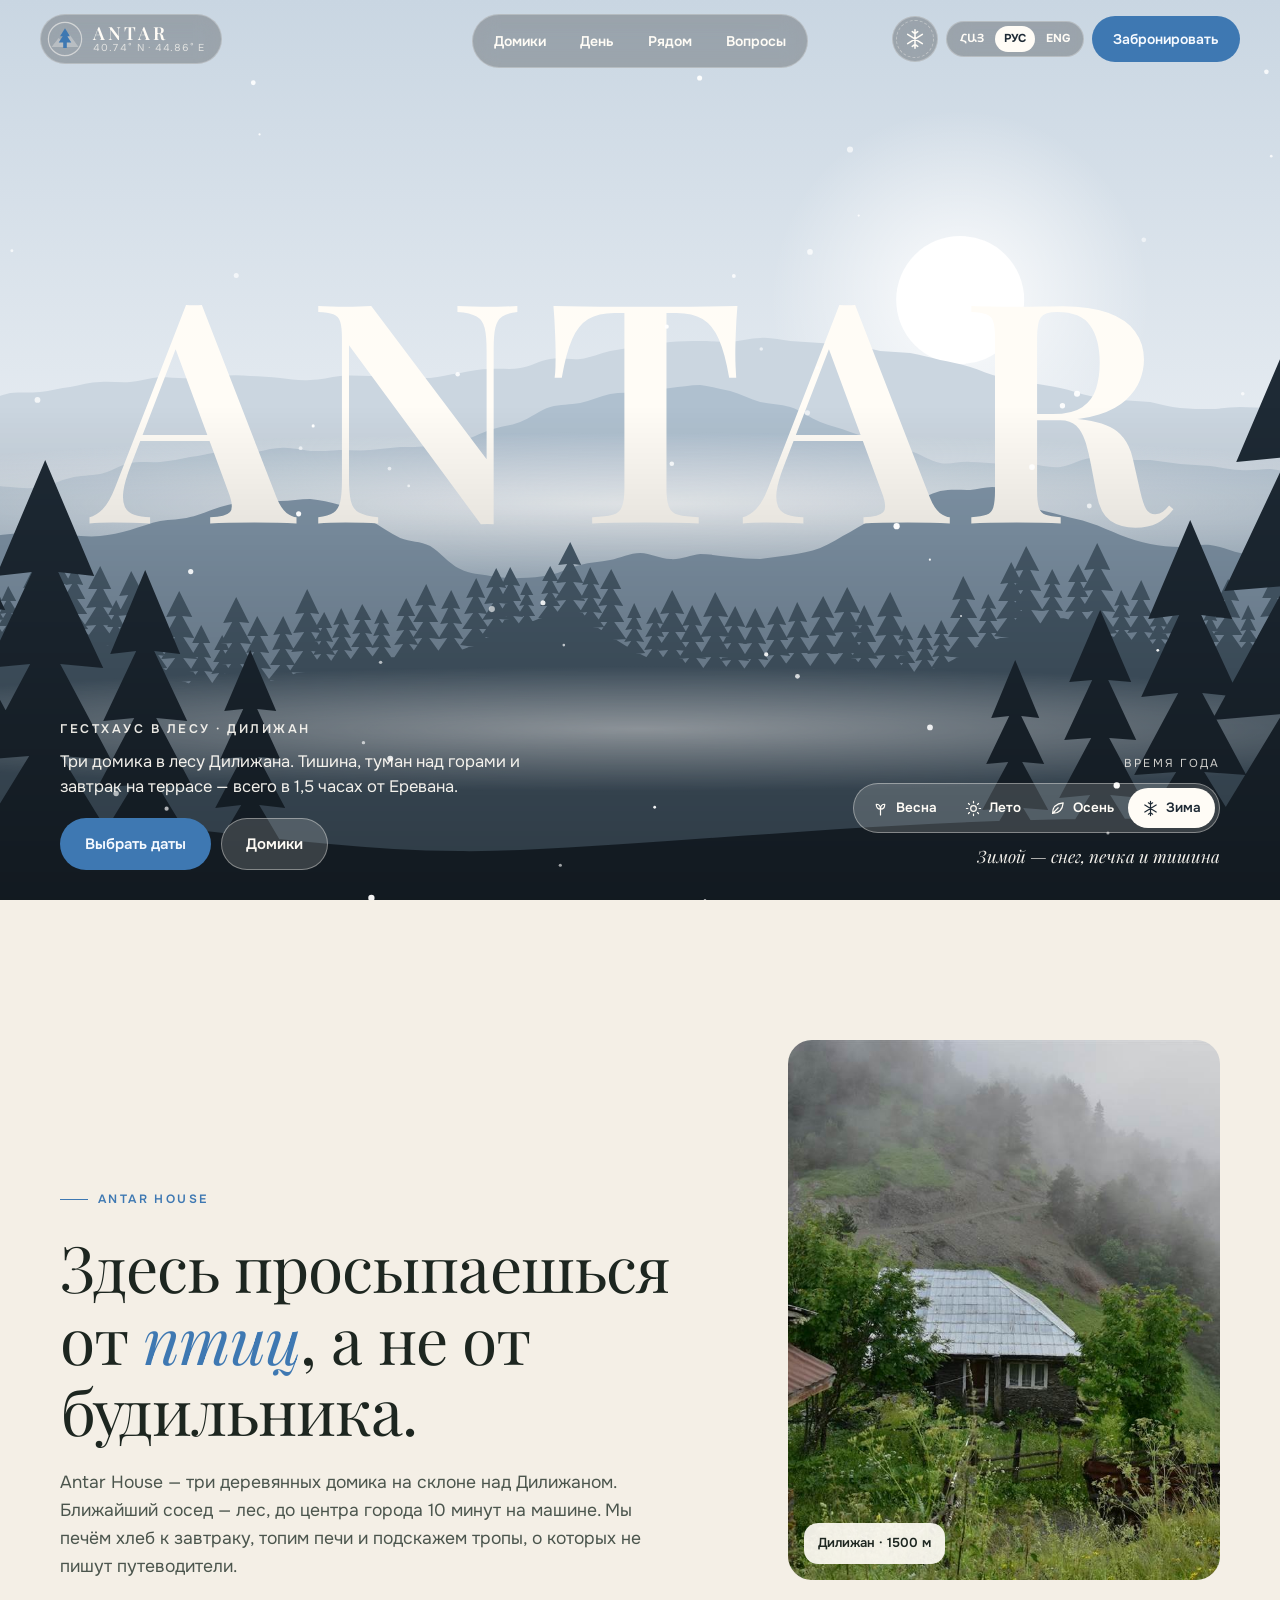
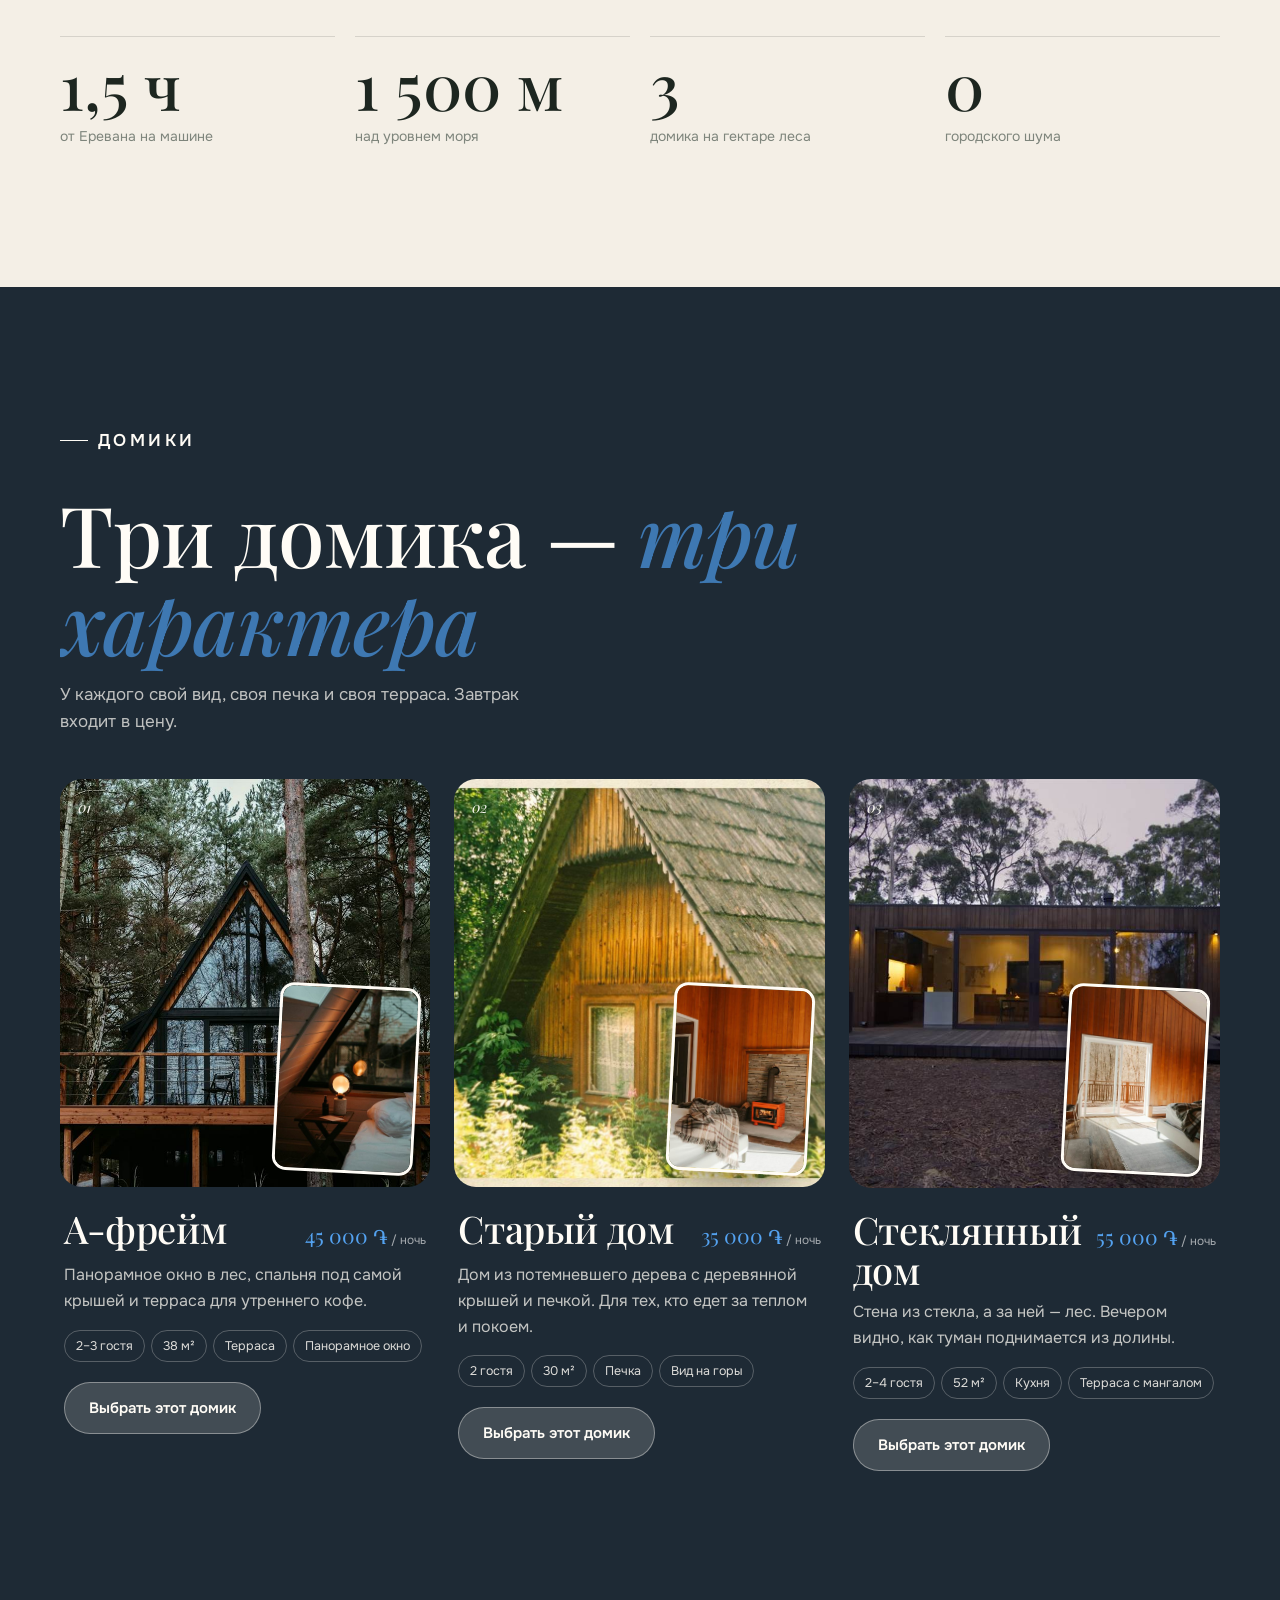
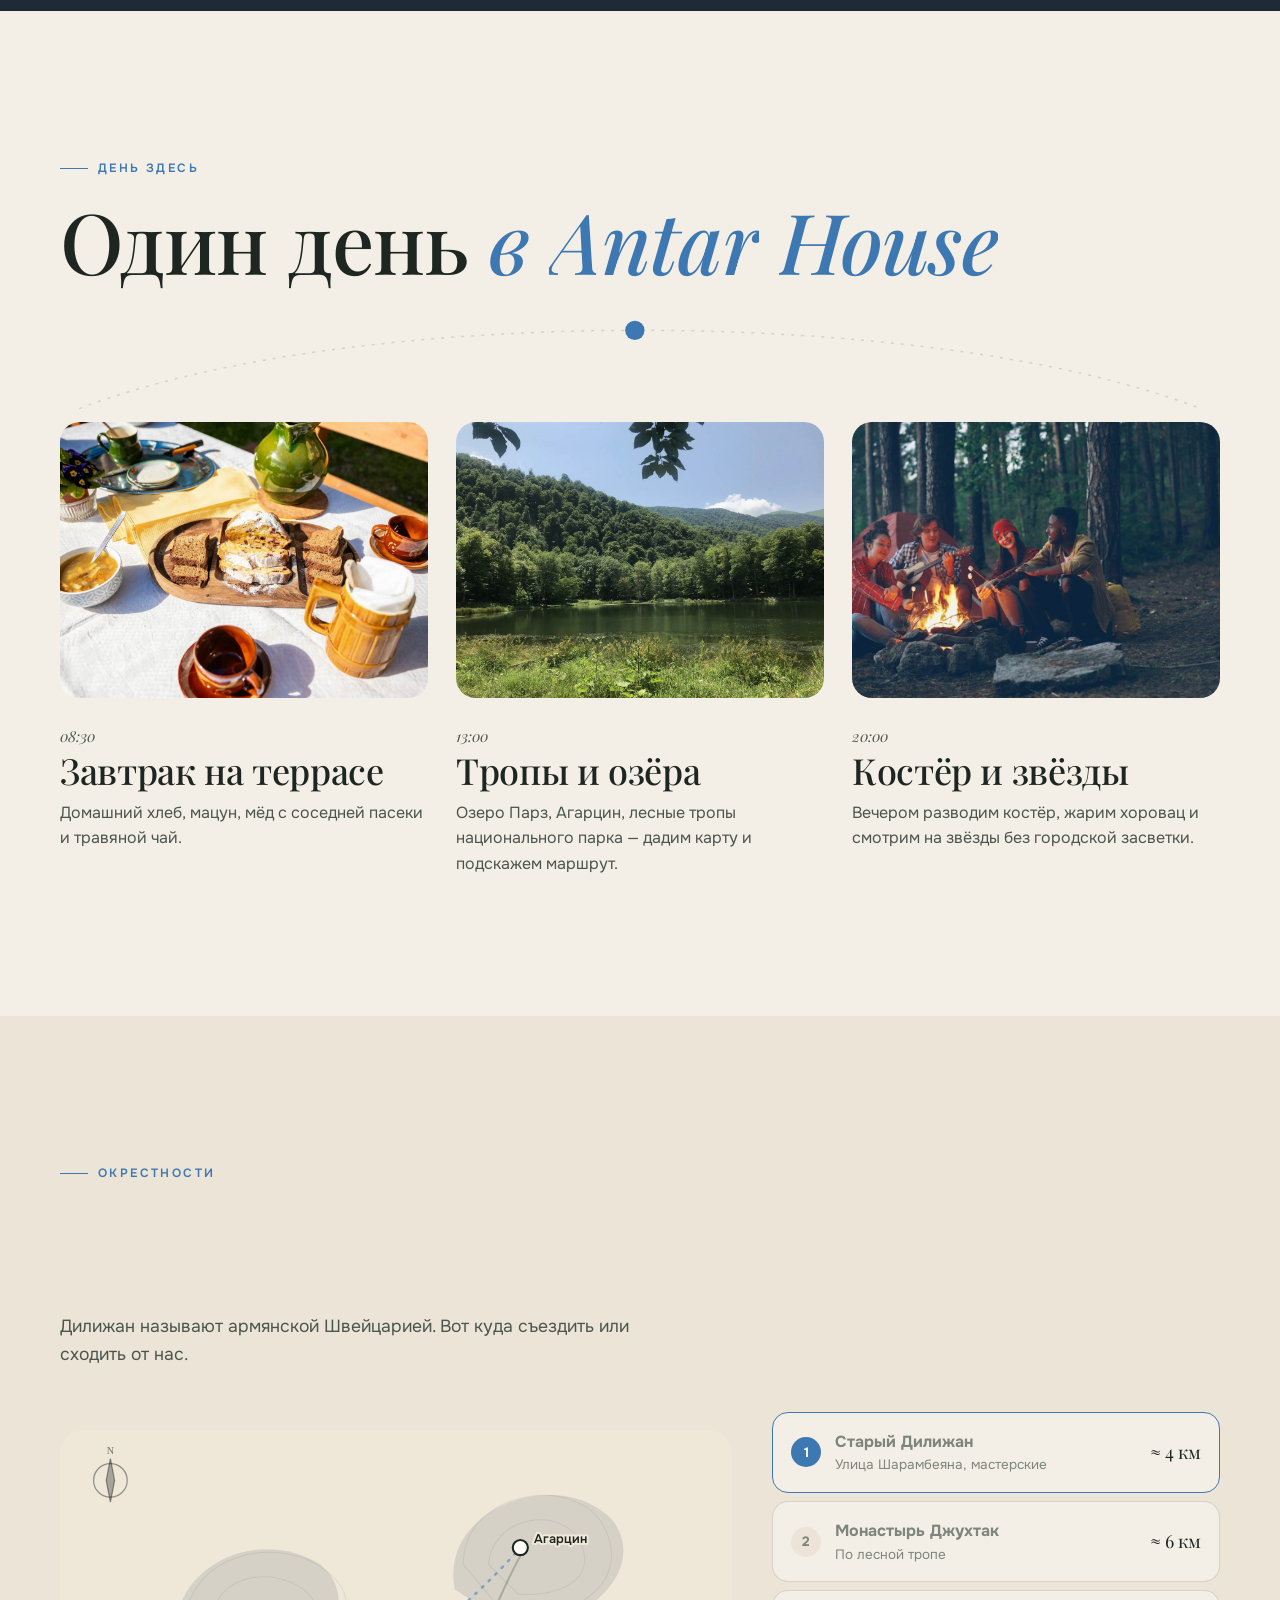
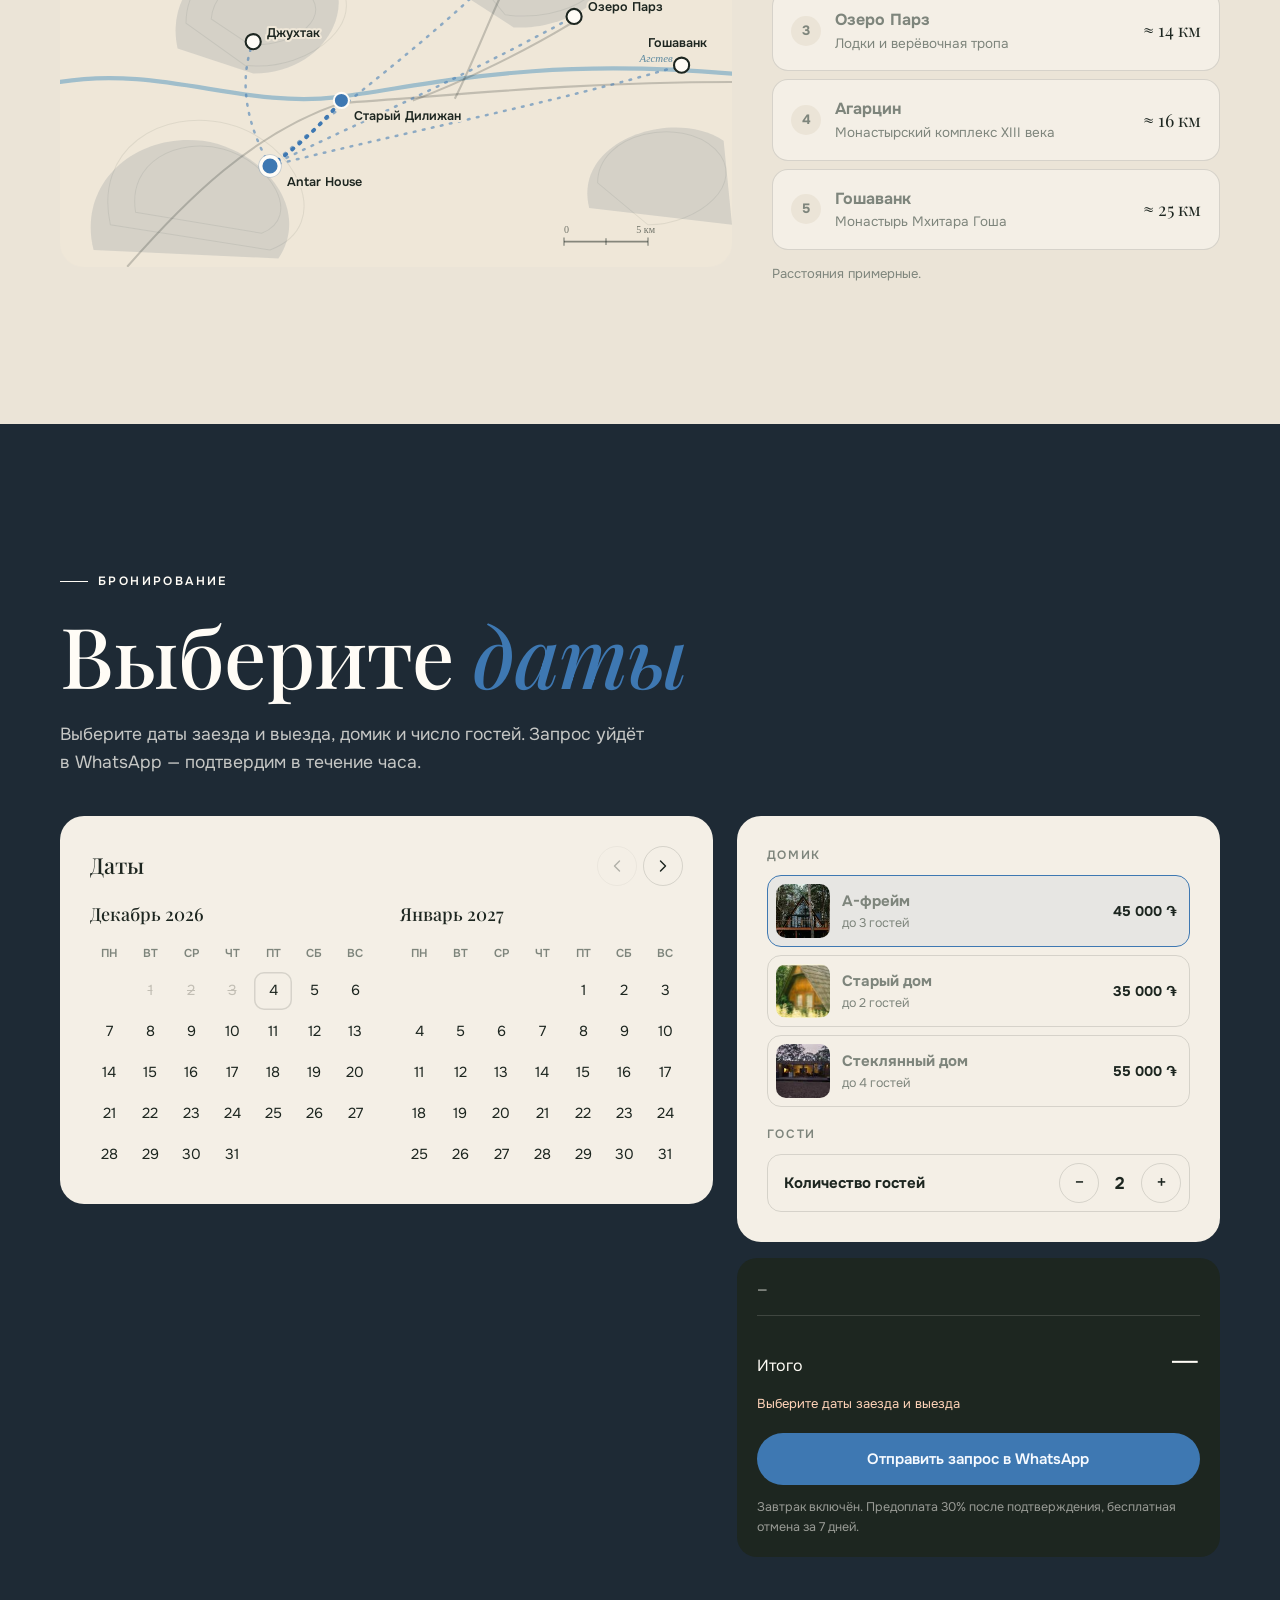
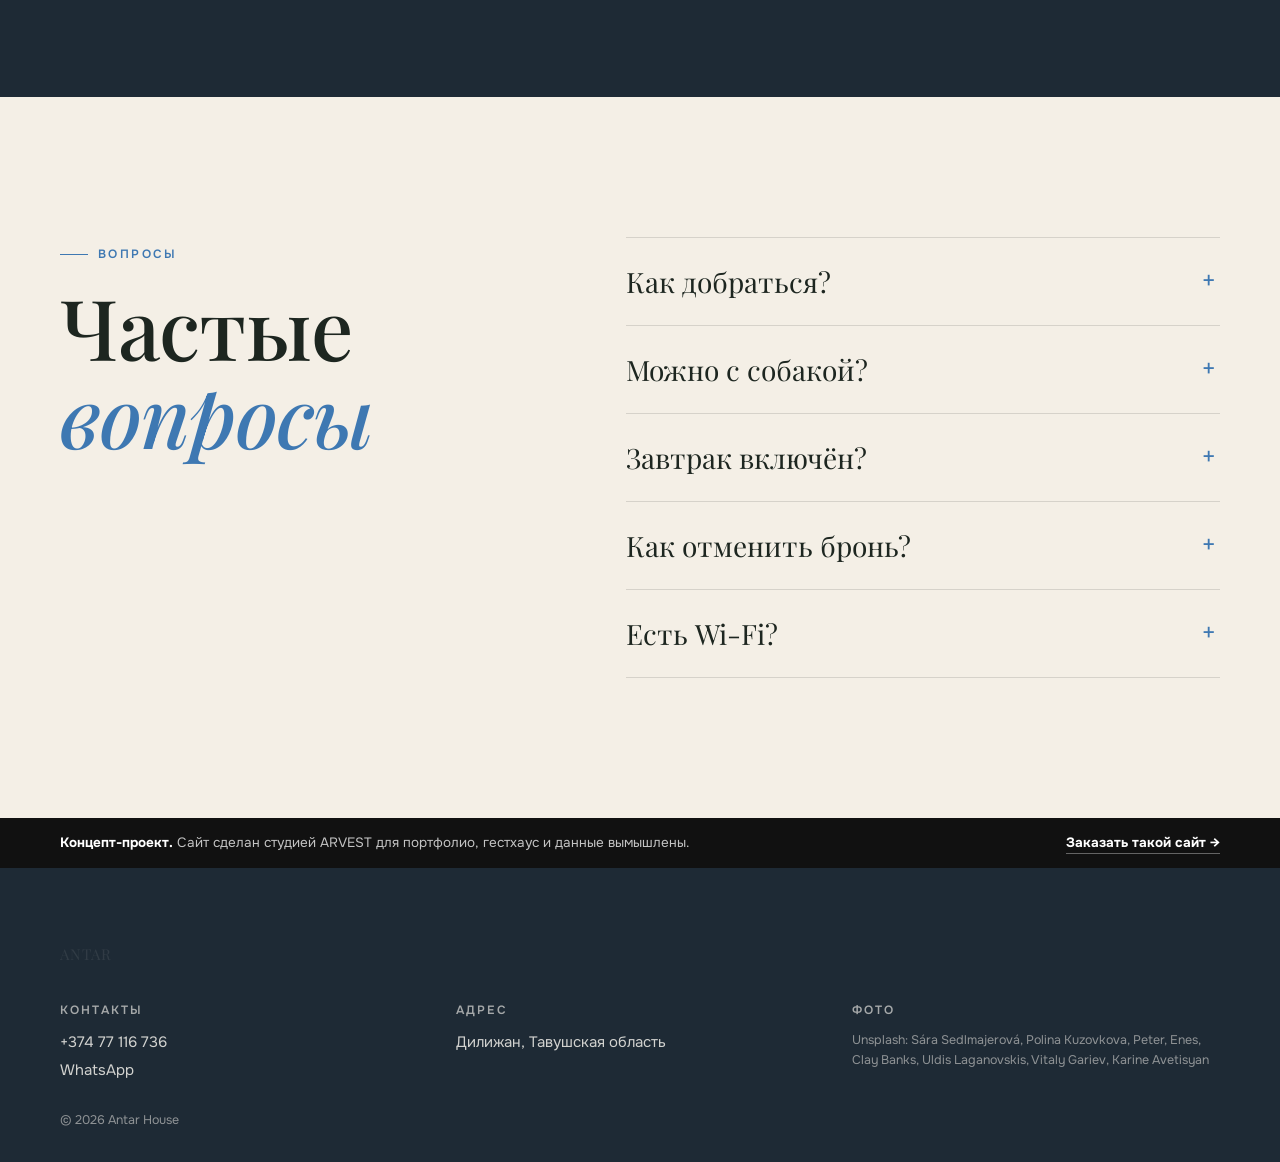
<file: works/guesthouse/ru/index.html>
<!doctype html>
<html lang="ru" data-season="autumn">
<head>
  <meta charset="utf-8">
  <meta name="viewport" content="width=device-width, initial-scale=1, viewport-fit=cover">
  <title>Antar House — гестхаус в лесу Дилижана</title>
  <meta name="description" content="Три деревянных домика в лесу Дилижана, в 1,5 часах от Еревана. Домашний завтрак, печка, тропы и озеро Парз. Бронирование через WhatsApp.">
  <meta name="theme-color" content="#2A1A12">
  <meta property="og:title" content="Antar House — гестхаус в лесу Дилижана">
  <meta property="og:description" content="Три домика в лесу, домашний завтрак и тишина — в 1,5 часах от Еревана.">
  <meta property="og:type" content="website">
  <meta property="og:url" content="https://razners.github.io/works/guesthouse/ru/">
  <meta property="og:locale" content="ru_RU">
  <meta property="og:image" content="https://razners.github.io/works/guesthouse/ru/og.png">
  <meta property="og:image:width" content="1200">
  <meta property="og:image:height" content="630">
  <meta name="twitter:card" content="summary_large_image">
  <link rel="canonical" href="https://razners.github.io/works/guesthouse/ru/">
  <link rel="alternate" hreflang="hy" href="https://razners.github.io/works/guesthouse/">
  <link rel="alternate" hreflang="ru" href="https://razners.github.io/works/guesthouse/ru/">
  <link rel="alternate" hreflang="en" href="https://razners.github.io/works/guesthouse/en/">
  <link rel="alternate" hreflang="x-default" href="https://razners.github.io/works/guesthouse/">
  <link rel="icon" href="../favicon.svg" type="image/svg+xml">
  <link rel="preconnect" href="https://fonts.googleapis.com">
  <link rel="preconnect" href="https://fonts.gstatic.com" crossorigin>
  <link href="https://fonts.googleapis.com/css2?family=Noto+Sans+Armenian:wght@400;600&family=Noto+Serif+Armenian:wght@500&family=Onest:wght@400;600&family=Playfair+Display:ital,wght@0,500;0,600;1,500&display=swap" rel="stylesheet">
  <link rel="stylesheet" href="../css/style.css">
  <script type="application/ld+json">
  {
    "@context": "https://schema.org",
    "@type": "LodgingBusiness",
    "name": "Antar House",
    "telephone": "+37477116736",
    "address": { "@type": "PostalAddress", "addressLocality": "Дилижан", "addressRegion": "Тавуш", "addressCountry": "AM" },
    "priceRange": "35 000–55 000 ֏"
  }
  </script>
</head>
<body>

<header class="topbar">
  <a class="brand island" href="#top" aria-label="Antar House — на главную">
    <svg class="brand__mark" viewBox="0 0 40 40" aria-hidden="true"><circle cx="20" cy="20" r="18.5" fill="none" stroke="currentColor" stroke-width="1.3" opacity=".55"/><path class="ridge" d="M5 29 L13 19 L18 24 L25 15 L35 29 Z"/><path class="tree" d="M20 8 L25.5 17 H22.5 L27 24 H22 V30 H18 V24 H13 L17.5 17 H14.5 Z"/></svg>
    <span class="brand__txt"><b>ANTAR</b><small>40.74° N · 44.86° E</small></span>
  </a>
  <div class="topbar__right">
    <button class="season-badge island" type="button" aria-label="Сменить время года"><svg class="i s-spring" viewBox="0 0 24 24" aria-hidden="true"><path d="M12 21v-8M12 13c-4 0-6-3-6-7 4 0 6 3 6 7zM12 13c4 0 6-3 6-7-4 0-6 3-6 7z"/></svg><svg class="i s-summer" viewBox="0 0 24 24" aria-hidden="true"><circle cx="12" cy="12" r="4"/><path d="M12 2v2M12 20v2M2 12h2M20 12h2M4.9 4.9l1.4 1.4M17.7 17.7l1.4 1.4M4.9 19.1l1.4-1.4M17.7 6.3l1.4-1.4"/></svg><svg class="i s-autumn" viewBox="0 0 24 24" aria-hidden="true"><path d="M5 19c0-8 5-14 15-15-1 10-7 15-15 15zM5 19l8-8"/></svg><svg class="i s-winter" viewBox="0 0 24 24" aria-hidden="true"><path d="M12 2v20M4 7l16 10M4 17L20 7M9 4l3 2 3-2M9 20l3-2 3 2"/></svg></button>
    <div class="lang island" aria-label="Язык">
      <a href="../" hreflang="hy" lang="hy" data-lang>ՀԱՅ</a>
      <span class="is-active"><span>РУС</span></span>
      <a href="../en/" hreflang="en" lang="en" data-lang>ENG</a>
    </div>
    <a class="btn btn--accent topbar__book" href="#book">Забронировать</a>
  </div>
</header>

<nav class="dock island" aria-label="Основное меню">
  <a href="#cabins" data-sec="cabins"><svg class="i" viewBox="0 0 24 24" aria-hidden="true"><path d="M3 11l9-7 9 7M5 9.5V20h14V9.5M10 20v-5h4v5"/></svg><span>Домики</span></a>
  <a href="#day" data-sec="day"><svg class="i" viewBox="0 0 24 24" aria-hidden="true"><path d="M3 17h18M6 17a6 6 0 0 1 12 0M12 5V3M5.6 8.6L4.2 7.2M18.4 8.6l1.4-1.4"/></svg><span>День</span></a>
  <a href="#around" data-sec="around"><svg class="i" viewBox="0 0 24 24" aria-hidden="true"><path d="M9 4L3 6v14l6-2 6 2 6-2V4l-6 2zM9 4v14M15 6v14"/></svg><span>Рядом</span></a>
  <a class="dock__faq" href="#faq" data-sec="faq"><span>Вопросы</span></a>
  <a class="dock__book" href="#book" data-sec="book"><svg class="i" viewBox="0 0 24 24" aria-hidden="true"><rect x="3" y="5" width="18" height="16" rx="2"/><path d="M3 10h18M8 3v4M16 3v4"/></svg><span>Бронь</span></a>
  <a class="dock__wa" href="https://wa.me/37477116736" target="_blank" rel="noopener" aria-label="WhatsApp"><svg class="i" viewBox="0 0 24 24" aria-hidden="true"><path d="M4 20l1.3-3.9A8 8 0 1 1 8 19z"/><path d="M9 9.5c0 3 2.5 5.5 5.5 5.5l1-1.5-2-1-1 .8a4 4 0 0 1-1.8-1.8l.8-1-1-2z"/></svg></a>
  <i class="dock__glider" aria-hidden="true"></i>
</nav>

<main id="top">

  <!-- ============ ПЕРВЫЙ ЭКРАН: живая сцена ============ -->
  <section class="hero" aria-label="Antar House">
    <div class="hero__scene" aria-hidden="true">
      <div class="hero__layer" data-depth="0" style="--d:1">
        <svg viewBox="0 0 1440 900" preserveAspectRatio="xMidYMax slice">
          <defs>
            <linearGradient id="skyGrad" x1="0" y1="0" x2="0" y2="1">
              <stop offset="0" style="stop-color:var(--sky1)"/>
              <stop offset=".55" style="stop-color:var(--sky2)"/>
              <stop offset="1" style="stop-color:var(--sky3)"/>
            </linearGradient>
            <radialGradient id="sunGlow"><stop offset="0" style="stop-color:var(--sun)" stop-opacity=".9"/><stop offset="1" style="stop-color:var(--sun)" stop-opacity="0"/></radialGradient>
          </defs>
          <rect width="1440" height="900" fill="url(#skyGrad)"/>
          <circle cx="1040" cy="300" r="190" fill="url(#sunGlow)"/>
          <circle cx="1040" cy="300" r="64" style="fill:var(--sun)"/>
        </svg>
      </div>
      <div class="hero__layer" data-depth="0.08" style="--d:2">
        <svg viewBox="0 0 1440 900" preserveAspectRatio="xMidYMax slice"><path style="fill:var(--distant)" d="M-40 940 L-40 409 L0 409 C5 408 20 405 30 404 C40 402 50 403 60 402 C70 400 80 395 90 393 C100 392 110 393 120 392 C130 391 140 388 150 387 C160 385 170 382 180 382 C190 381 200 383 210 382 C220 381 230 378 240 377 C250 377 260 379 270 378 C280 378 290 376 300 376 C310 375 320 375 330 376 C340 376 350 377 360 378 C370 379 380 381 390 380 C400 380 410 377 420 376 C430 375 440 376 450 376 C460 376 470 377 480 377 C490 378 500 378 510 378 C520 377 530 374 540 373 C550 371 560 369 570 369 C580 368 590 370 600 368 C610 367 620 360 630 359 C640 357 650 360 660 359 C670 358 680 353 690 351 C700 349 710 348 720 346 C730 345 740 343 750 342 C760 341 770 341 780 341 C790 341 800 342 810 342 C820 341 830 338 840 338 C850 337 860 340 870 341 C880 342 890 342 900 343 C910 344 920 344 930 345 C940 346 950 349 960 351 C970 352 980 352 990 353 C1000 355 1010 357 1020 360 C1030 362 1040 364 1050 367 C1060 370 1070 375 1080 377 C1090 380 1100 381 1110 383 C1120 384 1130 386 1140 388 C1150 390 1160 394 1170 396 C1180 398 1190 399 1200 400 C1210 401 1220 401 1230 402 C1240 404 1250 407 1260 408 C1270 409 1280 409 1290 409 C1300 409 1310 407 1320 407 C1330 407 1340 408 1350 408 C1360 408 1370 407 1380 407 C1390 407 1400 408 1410 407 C1420 407 1435 405 1440 404 L1480 404 L1480 940 Z"/></svg>
      </div>
      <div class="hero__layer" data-depth="0.16" style="--d:3">
        <svg viewBox="0 0 1440 900" preserveAspectRatio="xMidYMax slice">
          <path style="fill:var(--far)" d="M-40 940 L-40 474 L0 474 C5 476 20 486 30 487 C40 489 50 484 60 484 C70 484 80 487 90 487 C100 488 110 489 120 487 C130 486 140 480 150 478 C160 475 170 476 180 474 C190 472 200 465 210 463 C220 461 230 463 240 462 C250 461 260 459 270 457 C280 456 290 453 300 452 C310 451 320 453 330 453 C340 452 350 448 360 448 C370 447 380 450 390 451 C400 451 410 451 420 450 C430 450 440 451 450 450 C460 449 470 448 480 447 C490 447 500 447 510 446 C520 445 530 444 540 441 C550 439 560 433 570 430 C580 426 590 426 600 422 C610 418 620 410 630 407 C640 404 650 405 660 403 C670 401 680 396 690 394 C700 392 710 393 720 392 C730 391 740 389 750 388 C760 387 770 385 780 385 C790 386 800 389 810 391 C820 394 830 399 840 402 C850 404 860 404 870 407 C880 410 890 418 900 422 C910 426 920 428 930 432 C940 435 950 439 960 442 C970 445 980 447 990 451 C1000 454 1010 461 1020 463 C1030 465 1040 461 1050 462 C1060 462 1070 463 1080 464 C1090 464 1100 464 1110 464 C1120 465 1130 468 1140 467 C1150 466 1160 459 1170 458 C1180 457 1190 459 1200 460 C1210 460 1220 460 1230 460 C1240 461 1250 463 1260 464 C1270 465 1280 465 1290 466 C1300 467 1310 470 1320 470 C1330 471 1340 469 1350 469 C1360 470 1370 473 1380 474 C1390 475 1400 475 1410 476 C1420 477 1435 480 1440 480 L1480 480 L1480 940 Z"/>
        </svg>
        <div class="fog fog--a"></div>
      </div>
      <div class="hero__layer" data-depth="0.26" style="--d:4">
        <svg viewBox="0 0 1440 900" preserveAspectRatio="xMidYMax slice"><path style="fill:var(--mid)" d="M-40 940 L-40 568 L0 568 C5 565 20 552 30 547 C40 542 50 541 60 538 C70 536 80 535 90 534 C100 533 110 532 120 532 C130 532 140 535 150 535 C160 536 170 537 180 536 C190 535 200 533 210 530 C220 527 230 523 240 521 C250 519 260 520 270 517 C280 515 290 510 300 507 C310 504 320 502 330 501 C340 500 350 501 360 501 C370 501 380 499 390 499 C400 500 410 502 420 505 C430 509 440 515 450 520 C460 526 470 533 480 538 C490 542 500 541 510 546 C520 552 530 565 540 569 C550 574 560 574 570 576 C580 577 590 579 600 578 C610 578 620 577 630 575 C640 573 650 567 660 565 C670 562 680 562 690 560 C700 558 710 553 720 553 C730 553 740 559 750 559 C760 560 770 555 780 554 C790 554 800 556 810 557 C820 558 830 559 840 559 C850 558 860 556 870 555 C880 553 890 552 900 548 C910 544 920 537 930 532 C940 526 950 520 960 516 C970 511 980 507 990 503 C1000 499 1010 494 1020 491 C1030 489 1040 490 1050 490 C1060 489 1070 485 1080 488 C1090 490 1100 502 1110 506 C1120 511 1130 512 1140 515 C1150 518 1160 519 1170 523 C1180 526 1190 531 1200 535 C1210 539 1220 542 1230 544 C1240 546 1250 547 1260 547 C1270 547 1280 544 1290 545 C1300 546 1310 551 1320 553 C1330 555 1340 555 1350 555 C1360 555 1370 552 1380 552 C1390 553 1400 557 1410 559 C1420 561 1435 562 1440 563 L1480 563 L1480 940 Z"/></svg>
      </div>
      <h1 class="hero__title" aria-label="Antar House — гестхаус в лесу Дилижана"><span data-depth="0.3"><span class="rise">ANTAR</span></span></h1>
      <div class="hero__layer" data-depth="0.42" style="--d:5">
        <svg viewBox="0 0 1440 900" preserveAspectRatio="xMidYMax slice">
          <path style="fill:var(--woods)" d="M-40 940 L-40 636 L0 636 C5 637 20 640 30 639 C40 639 50 636 60 636 C70 635 80 638 90 636 C100 634 110 626 120 624 C130 622 140 621 150 624 C160 627 170 637 180 642 C190 647 200 649 210 654 C220 658 230 662 240 667 C250 672 260 681 270 684 C280 687 290 683 300 683 C310 683 320 684 330 684 C340 683 350 681 360 679 C370 676 380 671 390 668 C400 665 410 664 420 662 C430 660 440 657 450 656 C460 656 470 658 480 657 C490 657 500 654 510 653 C520 651 530 653 540 650 C550 648 560 640 570 636 C580 631 590 629 600 626 C610 623 620 617 630 616 C640 614 650 614 660 618 C670 621 680 630 690 636 C700 642 710 649 720 654 C730 659 740 664 750 667 C760 671 770 673 780 675 C790 676 800 677 810 676 C820 676 830 675 840 673 C850 671 860 666 870 665 C880 665 890 668 900 670 C910 671 920 672 930 672 C940 673 950 673 960 673 C970 673 980 673 990 672 C1000 671 1010 670 1020 666 C1030 662 1040 655 1050 650 C1060 646 1070 641 1080 638 C1090 634 1100 631 1110 628 C1120 624 1130 618 1140 618 C1150 618 1160 625 1170 628 C1180 632 1190 636 1200 639 C1210 643 1220 647 1230 649 C1240 651 1250 650 1260 650 C1270 650 1280 650 1290 650 C1300 650 1310 650 1320 650 C1330 650 1340 650 1350 652 C1360 653 1370 655 1380 659 C1390 663 1400 670 1410 674 C1420 679 1435 686 1440 688 L1480 688 L1480 940 Z M-20 555 L-20 555 L-8 580 L-17 579 L-6 599 L-16 599 L-4 619 L-16 618 L-2 638 L-18 640 L-22 640 L-38 638 L-24 618 L-36 619 L-24 599 L-34 599 L-23 579 L-32 580 L-20 555 Z M-0 564 L-0 564 L11 586 L3 585 L13 604 L3 603 L14 621 L3 620 L16 639 L2 640 L-2 640 L-17 639 L-4 620 L-15 621 L-3 603 L-13 604 L-3 585 L-11 586 L-0 564 Z M23 593 L23 593 L30 607 L25 607 L32 619 L25 618 L33 630 L26 630 L34 642 L25 643 L22 643 L12 642 L21 630 L14 630 L21 618 L15 619 L22 607 L16 607 L23 593 Z M45 554 L45 554 L58 579 L49 578 L60 599 L49 599 L62 620 L49 619 L64 640 L47 642 L43 642 L26 640 L41 619 L28 620 L42 599 L31 599 L42 578 L33 579 L45 554 Z M69 559 L69 559 L80 583 L72 582 L82 601 L72 600 L84 620 L73 619 L86 638 L71 640 L67 640 L51 638 L65 619 L53 620 L65 600 L55 601 L66 582 L57 583 L69 559 Z M88 586 L88 586 L96 601 L90 601 L98 614 L91 613 L99 626 L91 626 L100 639 L90 640 L87 640 L77 639 L86 626 L78 626 L86 613 L79 614 L86 601 L81 601 L88 586 Z M112 570 L112 570 L121 588 L114 587 L122 602 L114 601 L124 616 L115 615 L125 630 L113 631 L110 631 L98 630 L109 615 L100 616 L109 601 L102 602 L110 587 L103 588 L112 570 Z M135 537 L135 537 L148 564 L139 563 L151 584 L139 584 L153 605 L140 604 L155 626 L138 628 L133 628 L116 626 L131 604 L118 605 L132 584 L120 584 L132 563 L123 564 L135 537 Z M154 566 L154 566 L163 585 L157 584 L165 599 L157 599 L167 614 L157 614 L168 629 L156 630 L153 630 L140 629 L151 614 L142 614 L151 599 L143 599 L152 584 L145 585 L154 566 Z M180 566 L180 566 L191 589 L183 589 L193 608 L183 607 L195 626 L183 625 L197 644 L182 646 L178 646 L162 644 L176 625 L164 626 L176 607 L166 608 L177 589 L168 589 L180 566 Z M196 600 L196 600 L203 615 L198 615 L204 627 L198 627 L206 639 L198 639 L207 651 L197 652 L194 652 L184 651 L193 639 L186 639 L193 627 L187 627 L194 615 L188 615 L196 600 Z M211 571 L211 571 L224 596 L215 595 L226 616 L215 615 L228 636 L216 635 L231 656 L214 658 L209 658 L192 656 L207 635 L195 636 L208 615 L197 616 L208 595 L199 596 L211 571 Z M235 616 L235 616 L243 631 L237 631 L244 644 L237 643 L245 656 L238 655 L247 668 L236 669 L234 669 L224 668 L233 655 L225 656 L233 643 L226 644 L233 631 L228 631 L235 616 Z M259 591 L259 591 L272 617 L262 616 L274 638 L263 637 L277 659 L263 658 L279 680 L261 682 L257 682 L239 680 L255 658 L241 659 L255 637 L244 638 L256 616 L246 617 L259 591 Z M281 625 L281 625 L290 643 L283 643 L291 658 L284 657 L293 672 L284 671 L294 686 L282 688 L279 688 L267 686 L278 671 L269 672 L278 657 L270 658 L279 643 L272 643 L281 625 Z M302 635 L302 635 L309 650 L303 650 L310 662 L304 662 L312 674 L304 673 L313 686 L303 687 L300 687 L290 686 L299 673 L291 674 L299 662 L293 662 L300 650 L294 650 L302 635 Z M316 597 L316 597 L329 623 L319 622 L331 644 L320 643 L333 665 L320 664 L335 685 L318 687 L313 687 L296 685 L311 664 L298 665 L312 643 L300 644 L312 622 L303 623 L316 597 Z M337 616 L337 616 L348 636 L340 636 L349 653 L340 652 L351 669 L341 668 L353 685 L339 686 L336 686 L322 685 L334 668 L324 669 L334 652 L326 653 L335 636 L327 636 L337 616 Z M363 616 L363 616 L372 635 L365 634 L374 650 L365 649 L375 665 L366 665 L377 680 L364 682 L361 682 L348 680 L360 665 L350 665 L360 649 L352 650 L360 634 L353 635 L363 616 Z M387 589 L387 589 L399 614 L390 613 L401 633 L391 632 L403 652 L391 651 L405 672 L389 673 L385 673 L369 672 L383 651 L371 652 L384 632 L373 633 L384 613 L375 614 L387 589 Z M404 612 L404 612 L412 628 L406 628 L413 642 L406 641 L415 655 L406 654 L416 668 L405 669 L402 669 L391 668 L401 654 L393 655 L401 641 L394 642 L402 628 L395 628 L404 612 Z M421 608 L421 608 L429 625 L423 624 L431 638 L424 637 L432 651 L424 650 L434 664 L423 665 L420 665 L409 664 L418 650 L410 651 L419 637 L412 638 L419 624 L413 625 L421 608 Z M442 604 L442 604 L451 620 L444 620 L452 634 L445 633 L453 647 L445 647 L455 660 L444 662 L441 662 L430 660 L439 647 L431 647 L440 633 L432 634 L440 620 L434 620 L442 604 Z M461 609 L461 609 L469 624 L463 623 L470 636 L463 635 L471 648 L464 647 L473 660 L463 661 L460 661 L450 660 L459 647 L451 648 L459 635 L453 636 L459 623 L454 624 L461 609 Z M486 598 L486 598 L495 616 L488 616 L497 631 L489 630 L498 645 L489 644 L500 659 L488 660 L485 660 L473 659 L483 644 L474 645 L484 630 L476 631 L484 616 L477 616 L486 598 Z M506 584 L506 584 L516 606 L508 605 L518 622 L509 622 L520 639 L509 638 L522 656 L508 657 L504 657 L490 656 L502 638 L492 639 L503 622 L493 622 L503 605 L495 606 L506 584 Z M531 590 L531 590 L540 609 L533 608 L542 624 L533 623 L543 639 L534 638 L545 654 L532 655 L529 655 L516 654 L527 638 L518 639 L528 623 L520 624 L528 608 L521 609 L531 590 Z M556 578 L556 578 L565 598 L558 597 L567 614 L558 613 L569 629 L559 629 L571 645 L557 647 L554 647 L540 645 L552 629 L542 629 L553 613 L544 614 L553 597 L546 598 L556 578 Z M576 568 L576 568 L586 588 L579 587 L588 604 L579 603 L589 620 L579 619 L591 636 L578 638 L574 638 L561 636 L573 619 L562 620 L573 603 L564 604 L573 587 L566 588 L576 568 Z M590 567 L590 567 L600 586 L593 585 L601 601 L593 601 L603 617 L593 616 L605 632 L592 633 L588 633 L576 632 L587 616 L577 617 L587 601 L579 601 L588 585 L581 586 L590 567 Z M606 582 L606 582 L613 595 L608 595 L614 606 L608 605 L615 616 L609 616 L616 627 L608 628 L605 628 L596 627 L604 616 L597 616 L604 605 L599 606 L605 595 L600 595 L606 582 Z M630 566 L630 566 L638 581 L632 581 L639 594 L632 593 L640 606 L633 606 L642 618 L631 620 L629 620 L618 618 L627 606 L620 606 L628 593 L621 594 L628 581 L622 581 L630 566 Z M650 542 L650 542 L661 565 L653 564 L663 583 L653 582 L665 601 L653 600 L667 619 L652 621 L648 621 L632 619 L646 600 L634 601 L646 582 L636 583 L647 564 L638 565 L650 542 Z M670 567 L670 567 L679 585 L673 584 L681 599 L673 598 L682 613 L673 612 L684 627 L672 628 L669 628 L657 627 L667 612 L659 613 L668 598 L660 599 L668 584 L662 585 L670 567 Z M691 569 L691 569 L701 589 L693 589 L703 606 L694 605 L704 622 L694 622 L706 639 L692 640 L689 640 L675 639 L687 622 L677 622 L687 605 L678 606 L688 589 L680 589 L691 569 Z M714 603 L714 603 L721 618 L716 618 L722 630 L716 629 L724 642 L716 641 L725 653 L715 654 L713 654 L703 653 L711 641 L704 642 L712 629 L705 630 L712 618 L707 618 L714 603 Z M735 607 L735 607 L743 624 L737 623 L744 637 L737 636 L746 650 L737 649 L747 663 L736 664 L733 664 L722 663 L732 649 L724 650 L732 636 L725 637 L733 623 L726 624 L735 607 Z M752 590 L752 590 L764 614 L755 613 L766 632 L755 632 L768 651 L756 650 L770 670 L754 672 L750 672 L734 670 L748 650 L736 651 L749 632 L738 632 L749 613 L740 614 L752 590 Z M772 605 L772 605 L782 626 L775 625 L784 642 L775 642 L786 659 L776 658 L788 675 L774 677 L770 677 L756 675 L769 658 L758 659 L769 642 L760 642 L769 625 L762 626 L772 605 Z M795 592 L795 592 L808 617 L798 616 L810 637 L799 636 L812 658 L799 657 L814 678 L797 680 L793 680 L776 678 L791 657 L778 658 L791 636 L780 637 L792 616 L783 617 L795 592 Z M815 606 L815 606 L825 627 L817 626 L827 644 L818 643 L829 661 L818 660 L831 678 L816 680 L813 680 L798 678 L811 660 L800 661 L811 643 L802 644 L812 626 L804 627 L815 606 Z M835 608 L835 608 L845 628 L837 627 L846 644 L838 643 L848 660 L838 659 L850 676 L836 677 L833 677 L819 676 L831 659 L821 660 L832 643 L823 644 L832 627 L825 628 L835 608 Z M857 606 L857 606 L866 625 L859 624 L868 640 L860 640 L870 656 L860 655 L871 671 L859 673 L855 673 L842 671 L854 655 L844 656 L854 640 L846 640 L854 624 L847 625 L857 606 Z M877 602 L877 602 L887 622 L880 621 L889 638 L880 637 L890 653 L881 653 L892 669 L879 670 L876 670 L862 669 L874 653 L864 653 L874 637 L866 638 L875 621 L868 622 L877 602 Z M903 596 L903 596 L914 618 L905 617 L916 636 L906 635 L918 654 L906 653 L920 672 L905 674 L901 674 L886 672 L899 653 L887 654 L899 635 L889 636 L900 617 L891 618 L903 596 Z M927 587 L927 587 L940 613 L930 612 L942 633 L931 632 L944 654 L931 653 L947 674 L929 676 L925 676 L908 674 L923 653 L910 654 L923 632 L912 633 L924 612 L914 613 L927 587 Z M944 605 L944 605 L954 626 L947 625 L956 642 L947 642 L958 659 L948 658 L960 675 L946 677 L942 677 L929 675 L941 658 L930 659 L941 642 L932 642 L942 625 L934 626 L944 605 Z M970 592 L970 592 L982 617 L973 616 L984 636 L973 635 L986 656 L974 655 L988 675 L972 677 L967 677 L951 675 L965 655 L953 656 L966 635 L955 636 L966 616 L957 617 L970 592 Z M985 625 L985 625 L993 640 L987 639 L994 652 L987 651 L995 663 L988 663 L996 675 L986 676 L984 676 L974 675 L983 663 L975 663 L983 651 L977 652 L983 639 L978 640 L985 625 Z M1004 624 L1004 624 L1012 638 L1006 638 L1013 650 L1007 649 L1014 661 L1007 660 L1015 672 L1006 673 L1003 673 L994 672 L1002 660 L995 661 L1002 649 L996 650 L1003 638 L997 638 L1004 624 Z M1021 620 L1021 620 L1028 634 L1023 634 L1030 646 L1023 645 L1031 657 L1024 656 L1032 668 L1023 669 L1020 669 L1011 668 L1019 656 L1012 657 L1019 645 L1013 646 L1020 634 L1014 634 L1021 620 Z M1043 576 L1043 576 L1055 600 L1046 599 L1057 618 L1047 618 L1059 637 L1047 637 L1061 656 L1045 658 L1041 658 L1025 656 L1039 637 L1028 637 L1040 618 L1030 618 L1040 599 L1032 600 L1043 576 Z M1068 594 L1068 594 L1076 609 L1070 608 L1077 621 L1070 621 L1078 633 L1071 633 L1080 646 L1070 647 L1067 647 L1057 646 L1066 633 L1058 633 L1066 621 L1059 621 L1066 608 L1061 609 L1068 594 Z M1091 562 L1091 562 L1102 584 L1094 583 L1104 601 L1094 601 L1106 619 L1094 618 L1107 636 L1093 638 L1089 638 L1074 636 L1087 618 L1076 619 L1088 601 L1078 601 L1088 583 L1080 584 L1091 562 Z M1106 546 L1106 546 L1119 571 L1110 570 L1121 591 L1110 590 L1123 611 L1111 610 L1125 631 L1109 633 L1104 633 L1088 631 L1102 610 L1090 611 L1103 590 L1092 591 L1103 570 L1094 571 L1106 546 Z M1132 569 L1132 569 L1140 585 L1134 584 L1142 598 L1134 597 L1143 611 L1135 610 L1144 624 L1134 625 L1131 625 L1120 624 L1129 610 L1121 611 L1130 597 L1123 598 L1130 584 L1124 585 L1132 569 Z M1158 564 L1158 564 L1167 582 L1160 582 L1168 597 L1160 597 L1170 612 L1161 611 L1172 627 L1159 628 L1156 628 L1143 627 L1154 611 L1145 612 L1155 597 L1147 597 L1155 582 L1148 582 L1158 564 Z M1177 543 L1177 543 L1190 570 L1181 569 L1193 591 L1181 590 L1195 612 L1182 611 L1197 633 L1180 635 L1175 635 L1157 633 L1173 611 L1160 612 L1173 590 L1162 591 L1174 569 L1164 570 L1177 543 Z M1201 590 L1201 590 L1209 606 L1203 605 L1210 618 L1204 617 L1212 630 L1204 630 L1213 642 L1203 643 L1200 643 L1190 642 L1199 630 L1191 630 L1199 617 L1192 618 L1199 605 L1194 606 L1201 590 Z M1221 580 L1221 580 L1230 600 L1223 600 L1232 616 L1223 616 L1234 633 L1224 632 L1236 649 L1222 650 L1219 650 L1205 649 L1217 632 L1207 633 L1218 616 L1209 616 L1218 600 L1211 600 L1221 580 Z M1239 598 L1239 598 L1246 614 L1241 614 L1248 627 L1241 626 L1249 640 L1241 639 L1251 652 L1240 653 L1237 653 L1227 652 L1236 639 L1228 640 L1236 626 L1229 627 L1237 614 L1231 614 L1239 598 Z M1256 574 L1256 574 L1268 597 L1259 597 L1270 616 L1260 615 L1272 634 L1260 633 L1274 652 L1258 654 L1254 654 L1239 652 L1253 633 L1241 634 L1253 615 L1243 616 L1253 597 L1245 597 L1256 574 Z M1271 582 L1271 582 L1281 603 L1273 602 L1283 619 L1274 619 L1284 636 L1274 635 L1286 652 L1272 654 L1269 654 L1255 652 L1267 635 L1257 636 L1268 619 L1259 619 L1268 602 L1260 603 L1271 582 Z M1290 607 L1290 607 L1297 621 L1292 620 L1298 632 L1292 631 L1299 642 L1292 642 L1300 653 L1291 654 L1289 654 L1280 653 L1288 642 L1281 642 L1288 631 L1282 632 L1288 620 L1283 621 L1290 607 Z M1308 579 L1308 579 L1319 601 L1311 600 L1320 618 L1311 617 L1322 635 L1312 635 L1324 652 L1310 654 L1306 654 L1292 652 L1304 635 L1293 635 L1305 617 L1295 618 L1305 600 L1297 601 L1308 579 Z M1328 605 L1328 605 L1335 620 L1330 619 L1336 631 L1330 630 L1338 642 L1330 642 L1339 653 L1329 654 L1327 654 L1317 653 L1326 642 L1319 642 L1326 630 L1320 631 L1326 619 L1321 620 L1328 605 Z M1354 574 L1354 574 L1366 598 L1357 598 L1368 617 L1357 616 L1370 636 L1358 635 L1372 655 L1356 657 L1352 657 L1336 655 L1350 635 L1338 636 L1350 616 L1340 617 L1351 598 L1342 598 L1354 574 Z M1380 612 L1380 612 L1387 627 L1381 626 L1388 639 L1382 638 L1389 650 L1382 650 L1391 662 L1381 663 L1378 663 L1368 662 L1377 650 L1370 650 L1377 638 L1371 639 L1378 626 L1372 627 L1380 612 Z M1397 624 L1397 624 L1404 638 L1399 637 L1405 649 L1399 648 L1406 660 L1399 659 L1407 671 L1398 672 L1396 672 L1386 671 L1394 659 L1387 660 L1395 648 L1389 649 L1395 637 L1390 638 L1397 624 Z M1420 625 L1420 625 L1428 642 L1422 641 L1430 655 L1423 655 L1431 669 L1423 668 L1433 682 L1422 683 L1419 683 L1407 682 L1417 668 L1409 669 L1418 655 L1410 655 L1418 641 L1412 642 L1420 625 Z M1436 625 L1436 625 L1445 644 L1438 643 L1447 659 L1438 658 L1448 674 L1439 673 L1450 689 L1437 690 L1434 690 L1421 689 L1432 673 L1423 674 L1433 658 L1425 659 L1433 643 L1426 644 L1436 625 Z M1461 609 L1461 609 L1473 633 L1464 632 L1475 652 L1464 651 L1477 671 L1465 671 L1479 691 L1463 692 L1458 692 L1442 691 L1457 671 L1444 671 L1457 651 L1447 652 L1457 632 L1449 633 L1461 609 Z"/>
        </svg>
        <div class="fog fog--b"></div>
      </div>
      <div class="hero__layer hero__layer--front" data-depth="0.7" style="--d:6">
        <svg viewBox="0 0 1440 900" preserveAspectRatio="xMidYMax slice"><path style="fill:var(--front)" d="M-40 940 L-40 820 C 200 800 380 860 600 850 C 860 838 1120 800 1480 830 L1480 940 Z M10 340 L10 340 L74 491 L26 486 L85 610 L29 605 L96 730 L31 725 L107 850 L21 860 L-1 860 L-87 850 L-11 725 L-76 730 L-9 605 L-65 610 L-6 486 L-54 491 L10 340 Z M125 460 L125 460 L174 576 L138 572 L183 668 L140 664 L191 760 L141 756 L200 852 L134 860 L116 860 L50 852 L109 756 L59 760 L110 664 L67 668 L112 572 L76 576 L125 460 Z M-40 520 L-40 520 L2 619 L-29 615 L9 697 L-28 693 L16 775 L-26 772 L24 853 L-33 860 L-47 860 L-104 853 L-54 772 L-96 775 L-52 693 L-89 697 L-51 615 L-82 619 L-40 520 Z M225 570 L225 570 L260 654 L234 651 L267 721 L236 718 L273 788 L237 785 L279 854 L231 860 L219 860 L171 854 L213 785 L177 788 L214 718 L183 721 L216 651 L190 654 L225 570 Z M1385 300 L1385 300 L1454 462 L1403 457 L1466 591 L1405 586 L1478 720 L1408 714 L1490 849 L1397 860 L1373 860 L1280 849 L1362 714 L1292 720 L1365 586 L1304 591 L1367 457 L1316 462 L1385 300 Z M1470 430 L1470 430 L1523 555 L1484 550 L1532 654 L1486 649 L1541 752 L1488 748 L1550 851 L1479 860 L1461 860 L1390 851 L1452 748 L1399 752 L1454 649 L1408 654 L1456 550 L1417 555 L1470 430 Z M1270 520 L1270 520 L1312 619 L1281 615 L1319 697 L1282 693 L1326 775 L1284 772 L1334 853 L1277 860 L1263 860 L1206 853 L1256 772 L1214 775 L1258 693 L1221 697 L1259 615 L1228 619 L1270 520 Z M1180 610 L1180 610 L1211 682 L1188 680 L1216 740 L1189 738 L1221 798 L1190 795 L1227 855 L1185 860 L1175 860 L1133 855 L1170 795 L1139 798 L1171 738 L1144 740 L1172 680 L1149 682 L1180 610 Z M330 650 L330 650 L356 711 L337 709 L360 759 L338 757 L365 808 L339 805 L369 856 L335 860 L325 860 L291 856 L321 805 L295 808 L322 757 L300 759 L323 709 L304 711 L330 650 Z M1095 660 L1095 660 L1119 718 L1101 716 L1124 764 L1102 762 L1128 810 L1103 808 L1132 856 L1099 860 L1091 860 L1058 856 L1087 808 L1062 810 L1088 762 L1066 764 L1089 716 L1071 718 L1095 660 Z"/></svg>
      </div>
      <div class="hero__shade"></div>
      <canvas class="hero__particles"></canvas>
    </div>

    <div class="hero__ui">
      <div class="container">
        <div>
          <p class="hero__eyebrow">Гестхаус в лесу · Дилижан</p>
          <p class="hero__lead">Три домика в лесу Дилижана. Тишина, туман над горами и завтрак на террасе — всего в 1,5 часах от Еревана.</p>
          <div class="hero__actions" style="margin-top:18px">
            <a class="btn btn--accent" href="#book">Выбрать даты</a>
            <a class="btn btn--glass" href="#cabins">Домики</a>
          </div>
        </div>
        <div class="seasons">
          <span class="seasons__label">Время года</span>
          <div class="seasons__pills" role="group" aria-label="Время года">
            <button type="button" data-season="spring" aria-pressed="false"><svg class="i" viewBox="0 0 24 24" aria-hidden="true"><path d="M12 21v-8M12 13c-4 0-6-3-6-7 4 0 6 3 6 7zM12 13c4 0 6-3 6-7-4 0-6 3-6 7z"/></svg>Весна</button>
            <button type="button" data-season="summer" aria-pressed="false"><svg class="i" viewBox="0 0 24 24" aria-hidden="true"><circle cx="12" cy="12" r="4"/><path d="M12 2v2M12 20v2M2 12h2M20 12h2M4.9 4.9l1.4 1.4M17.7 17.7l1.4 1.4M4.9 19.1l1.4-1.4M17.7 6.3l1.4-1.4"/></svg>Лето</button>
            <button type="button" data-season="autumn" aria-pressed="true"><svg class="i" viewBox="0 0 24 24" aria-hidden="true"><path d="M5 19c0-8 5-14 15-15-1 10-7 15-15 15zM5 19l8-8"/></svg>Осень</button>
            <button type="button" data-season="winter" aria-pressed="false"><svg class="i" viewBox="0 0 24 24" aria-hidden="true"><path d="M12 2v20M4 7l16 10M4 17L20 7M9 4l3 2 3-2M9 20l3-2 3 2"/></svg>Зима</button>
          </div>
          <p class="seasons__caption" aria-live="polite"></p>
        </div>
      </div>
    </div>
  </section>

  <!-- ============ ВСТУПЛЕНИЕ ============ -->
  <section class="section intro" id="about">
    <div class="container">
      <div class="intro__grid">
        <div>
          <p class="kicker fade-up">Antar House</p>
          <p class="intro__statement split" style="margin-top:22px">Здесь просыпаешься от <em>птиц</em>, а не от будильника.</p>
          <p class="lead-p fade-up">Antar House — три деревянных домика на склоне над Дилижаном. Ближайший сосед — лес, до центра города 10 минут на машине. Мы печём хлеб к завтраку, топим печи и подскажем тропы, о которых не пишут путеводители.</p>
        </div>
        <figure class="intro__photo reveal-img" style="margin:0">
          <img src="../img/intro-fog-house.jpg" alt="Дом на склоне в тумане среди зелёного леса" width="1600" height="1067" loading="lazy" decoding="async">
          <figcaption class="intro__badge">Дилижан · 1500 м</figcaption>
        </figure>
      </div>
      <ul class="stats">
        <li class="fade-up"><b data-count="1.5" data-dec="1" data-suffix=" ч">1,5 ч</b><span>от Еревана на машине</span></li>
        <li class="fade-up"><b data-count="1500" data-suffix=" м">1500 м</b><span>над уровнем моря</span></li>
        <li class="fade-up"><b data-count="3">3</b><span>домика на гектаре леса</span></li>
        <li class="fade-up"><b data-count="0">0</b><span>городского шума</span></li>
      </ul>
    </div>
  </section>

  <!-- ============ ДОМИКИ ============ -->
  <section class="cabins" id="cabins">
    <div class="container cabins__head">
      <p class="kicker fade-up">Домики</p>
      <h2 class="h2 split">Три домика — <em>три характера</em></h2>
      <p class="fade-up">У каждого свой вид, своя печка и своя терраса. Завтрак входит в цену.</p>
    </div>
    <div class="cabins__viewport">
      <div class="cabins__track">
        <article class="cabin">
          <div class="cabin__media">
            <img src="../img/cabin-forest.jpg" alt="А-фрейм с террасой среди сосен" width="1600" height="1067" loading="lazy" decoding="async">
            <span class="cabin__num">01</span>
            <div class="cabin__inside"><img src="../img/room-window.jpg" alt="Спальня под крышей с окном в лес" width="1600" height="1067" loading="lazy" decoding="async"></div>
          </div>
          <div class="cabin__body">
            <div class="cabin__top"><h3>А-фрейм</h3><span class="cabin__price">45 000 ֏<small>/ ночь</small></span></div>
            <p>Панорамное окно в лес, спальня под самой крышей и терраса для утреннего кофе.</p>
            <div class="tags"><span class="tag">2–3 гостя</span><span class="tag">38 м²</span><span class="tag">Терраса</span><span class="tag">Панорамное окно</span></div>
            <a class="btn btn--glass" href="#book" data-pick="aframe">Выбрать этот домик</a>
          </div>
        </article>
        <article class="cabin">
          <div class="cabin__media">
            <img src="../img/cabin-aframe.jpg" alt="Старый деревянный дом с деревянной крышей среди зелени" width="1600" height="1096" loading="lazy" decoding="async">
            <span class="cabin__num">02</span>
            <div class="cabin__inside"><img src="../img/room-fireplace.jpg" alt="Комната с печкой и деревянными стенами" width="1600" height="1054" loading="lazy" decoding="async"></div>
          </div>
          <div class="cabin__body">
            <div class="cabin__top"><h3>Старый дом</h3><span class="cabin__price">35 000 ֏<small>/ ночь</small></span></div>
            <p>Дом из потемневшего дерева с деревянной крышей и печкой. Для тех, кто едет за теплом и покоем.</p>
            <div class="tags"><span class="tag">2 гостя</span><span class="tag">30 м²</span><span class="tag">Печка</span><span class="tag">Вид на горы</span></div>
            <a class="btn btn--glass" href="#book" data-pick="old">Выбрать этот домик</a>
          </div>
        </article>
        <article class="cabin">
          <div class="cabin__media">
            <img src="../img/cabin-deck.jpg" alt="Дом со стеклянным фасадом и террасой в лесу" width="1600" height="900" loading="lazy" decoding="async">
            <span class="cabin__num">03</span>
            <div class="cabin__inside"><img src="../img/room-view.jpg" alt="Спальня с выходом на террасу" width="1600" height="1067" loading="lazy" decoding="async"></div>
          </div>
          <div class="cabin__body">
            <div class="cabin__top"><h3>Стеклянный дом</h3><span class="cabin__price">55 000 ֏<small>/ ночь</small></span></div>
            <p>Стена из стекла, а за ней — лес. Вечером видно, как туман поднимается из долины.</p>
            <div class="tags"><span class="tag">2–4 гостя</span><span class="tag">52 м²</span><span class="tag">Кухня</span><span class="tag">Терраса с мангалом</span></div>
            <a class="btn btn--glass" href="#book" data-pick="glass">Выбрать этот домик</a>
          </div>
        </article>
      </div>
    </div>
    <p class="cabins__hint">Листайте вбок →</p>
  </section>

  <!-- ============ ДЕНЬ ЗДЕСЬ ============ -->
  <section class="section day" id="day">
    <div class="container">
      <p class="kicker fade-up">День здесь</p>
      <h2 class="h2 split">Один день <em>в Antar House</em></h2>
      <div class="day__arc" aria-hidden="true">
        <svg viewBox="0 0 1200 90"><path class="path" d="M20 86 C 300 -22 900 -22 1180 86"/><circle class="day__sun" r="10" cx="20" cy="86"/></svg>
      </div>
      <div class="day__steps">
          <article class="step fade-up">
            <div><p class="step__time">08:30</p><h3>Завтрак на террасе</h3><p>Домашний хлеб, мацун, мёд с соседней пасеки и травяной чай.</p></div>
            <div class="step__photo"><img src="../img/breakfast.jpg" alt="Завтрак на улице: хлеб, суп и чай" width="1600" height="1067" loading="lazy" decoding="async"></div>
          </article>
          <article class="step fade-up">
            <div><p class="step__time">13:00</p><h3>Тропы и озёра</h3><p>Озеро Парз, Агарцин, лесные тропы национального парка — дадим карту и подскажем маршрут.</p></div>
            <div class="step__photo"><img src="../img/lake-armenia.jpg" alt="Лесное озеро в Армении" width="1600" height="1200" loading="lazy" decoding="async"></div>
          </article>
          <article class="step fade-up">
            <div><p class="step__time">20:00</p><h3>Костёр и звёзды</h3><p>Вечером разводим костёр, жарим хоровац и смотрим на звёзды без городской засветки.</p></div>
            <div class="step__photo"><img src="../img/campfire.jpg" alt="Друзья у костра в лесу" width="1600" height="900" loading="lazy" decoding="async"></div>
          </article>
        </div>
    </div>
  </section>

  <!-- ============ ОКРЕСТНОСТИ ============ -->
  <section class="section map" id="around">
    <div class="container">
      <p class="kicker fade-up">Окрестности</p>
      <h2 class="h2 split">Что <em>рядом</em></h2>
      <p class="lead-p fade-up">Дилижан называют армянской Швейцарией. Вот куда съездить или сходить от нас.</p>
      <div class="map__wrap">
        <svg class="map__svg fade-up" viewBox="0 0 800 520" role="img" aria-label="Карта окрестностей">
          <g class="relief">
            <path d="M60 470 C 40 380 120 330 200 350 S 330 470 250 500 Z"/><path d="M90 455 C 80 395 140 365 195 380 S 290 460 240 480 Z"/>
            <path d="M150 230 C 150 150 260 120 320 170 S 300 290 220 280 Z"/><path d="M180 225 C 185 175 250 160 290 190 S 280 260 225 255 Z"/>
            <path d="M480 160 C 480 70 620 50 650 120 S 600 230 530 220 Z"/><path d="M510 160 C 515 100 600 90 620 135 S 590 200 545 195 Z"/>
            <path d="M640 420 C 640 360 740 340 780 380 S 760 470 700 470 Z"/>
          </g>
          <path class="forest-patch" d="M40 500 C 20 420 90 360 170 370 C 240 380 300 450 260 510 Z"/>
          <path class="forest-patch" d="M140 260 C 120 170 230 110 310 160 C 360 200 320 290 230 290 Z"/>
          <path class="forest-patch" d="M470 190 C 450 90 600 40 660 110 C 700 170 620 240 540 235 Z"/>
          <path class="forest-patch" d="M630 450 C 610 370 730 330 790 370 L 800 470 Z"/>
          <path class="river" d="M0 300 C 120 280 220 332 330 318 S 560 270 800 290"/>
          <text x="690" y="276" font-size="13" font-style="italic" fill="#5D8AA0" font-family="Georgia">Агстев</text>
          <path class="road" d="M80 520 C 150 440 230 360 335 325"/>
          <path class="road" d="M335 325 C 450 318 600 300 800 300"/>
          <path class="road" d="M470 320 C 500 260 520 200 548 150"/>
          <path class="road" d="M420 322 C 480 300 560 260 612 228"/>
          <path class="route" data-route="oldtown" d="M250 400 C 280 380 312 350 335 322"/>
          <path class="route" data-route="jukhtak" d="M250 400 C 222 350 212 300 230 252"/>
          <path class="route" data-route="parz" d="M250 400 C 330 360 470 300 612 222"/>
          <path class="route" data-route="haghartsin" d="M250 400 C 330 330 470 230 548 140"/>
          <path class="route" data-route="goshavank" d="M250 400 C 400 362 600 322 740 280"/>
          <g class="pin" data-place="oldtown"><circle class="pin__dot" cx="335" cy="322" r="9"/><text x="350" y="345">Старый Дилижан</text></g>
          <g class="pin" data-place="jukhtak"><circle class="pin__dot" cx="230" cy="252" r="9"/><text x="246" y="246">Джухтак</text></g>
          <g class="pin" data-place="parz"><circle class="pin__dot" cx="612" cy="222" r="9"/><text x="628" y="216">Озеро Парз</text></g>
          <g class="pin" data-place="haghartsin"><circle class="pin__dot" cx="548" cy="140" r="9"/><text x="564" y="134">Агарцин</text></g>
          <g class="pin" data-place="goshavank"><circle class="pin__dot" cx="740" cy="280" r="9"/><text x="700" y="258">Гошаванк</text></g>
          <g class="pin pin--home"><circle class="halo" cx="250" cy="400" r="14"/><circle class="pin__dot" cx="250" cy="400" r="11"/><text x="270" y="424">Antar House</text></g>
          <g transform="translate(60 60)" fill="none" stroke="rgba(29,38,32,.45)" stroke-width="1.5"><circle r="20"/><path d="M0 -26 L5 0 L0 26 L-5 0 Z" fill="rgba(29,38,32,.35)"/><text y="-32" text-anchor="middle" font-size="12" font-family="Georgia" fill="rgba(29,38,32,.6)" stroke="none">N</text></g>
          <g transform="translate(600 490)" font-family="Georgia" font-size="12" fill="rgba(29,38,32,.6)"><path d="M0 0 H100" stroke="rgba(29,38,32,.5)" stroke-width="2"/><path d="M0 -5 V5 M50 -4 V4 M100 -5 V5" stroke="rgba(29,38,32,.5)" stroke-width="1.5"/><text x="0" y="-10">0</text><text x="86" y="-10">5 км</text></g>
        </svg>
        <div>
          <div class="places">
            <button type="button" class="place fade-up" data-place="oldtown"><span class="place__n">1</span><span><b>Старый Дилижан</b><span>Улица Шарамбеяна, мастерские</span></span><em>≈ 4 км</em></button>
            <button type="button" class="place fade-up" data-place="jukhtak"><span class="place__n">2</span><span><b>Монастырь Джухтак</b><span>По лесной тропе</span></span><em>≈ 6 км</em></button>
            <button type="button" class="place fade-up" data-place="parz"><span class="place__n">3</span><span><b>Озеро Парз</b><span>Лодки и верёвочная тропа</span></span><em>≈ 14 км</em></button>
            <button type="button" class="place fade-up" data-place="haghartsin"><span class="place__n">4</span><span><b>Агарцин</b><span>Монастырский комплекс XIII века</span></span><em>≈ 16 км</em></button>
            <button type="button" class="place fade-up" data-place="goshavank"><span class="place__n">5</span><span><b>Гошаванк</b><span>Монастырь Мхитара Гоша</span></span><em>≈ 25 км</em></button>
          </div>
          <p class="map__note" style="margin-top:14px">Расстояния примерные.</p>
        </div>
      </div>
    </div>
  </section>

  <!-- ============ БРОНИРОВАНИЕ ============ -->
  <section class="section book" id="book">
    <div class="container">
      <p class="kicker fade-up">Бронирование</p>
      <h2 class="h2 split">Выберите <em>даты</em></h2>
      <p class="lead-p fade-up" style="color:rgba(255,252,246,.75)">Выберите даты заезда и выезда, домик и число гостей. Запрос уйдёт в WhatsApp — подтвердим в течение часа.</p>
      <form class="book__grid" id="bookForm" onsubmit="return false">
        <div class="panel" id="calendar">
          <div class="cal__head"><b>Даты</b><div class="cal__nav"><button type="button" data-cal="prev" aria-label="Предыдущий месяц"><svg class="i" viewBox="0 0 24 24"><path d="M15 6l-6 6 6 6"/></svg></button><button type="button" data-cal="next" aria-label="Следующий месяц"><svg class="i" viewBox="0 0 24 24"><path d="M9 6l6 6-6 6"/></svg></button></div></div>
          <div class="cal__months"></div>
        </div>
        <div class="book__side">
          <div class="panel">
            <span class="field-label">Домик</span>
            <div class="cabin-pick">
              <label><input type="radio" name="cabin" value="aframe" checked><img src="../img/thumb-cabin-forest.jpg" alt="" loading="lazy" decoding="async"><span><b>А-фрейм</b><span>до 3 гостей</span></span><em>45 000 ֏</em></label>
              <label><input type="radio" name="cabin" value="old"><img src="../img/thumb-cabin-aframe.jpg" alt="" loading="lazy" decoding="async"><span><b>Старый дом</b><span>до 2 гостей</span></span><em>35 000 ֏</em></label>
              <label><input type="radio" name="cabin" value="glass"><img src="../img/thumb-cabin-deck.jpg" alt="" loading="lazy" decoding="async"><span><b>Стеклянный дом</b><span>до 4 гостей</span></span><em>55 000 ֏</em></label>
            </div>
            <span class="field-label" style="margin-top:18px">Гости</span>
            <div class="guests"><b>Количество гостей</b><div><button type="button" data-guests="-1" aria-label="Меньше">−</button><output id="guestsOut">2</output><button type="button" data-guests="1" aria-label="Больше">+</button></div></div>
          </div>
          <div class="summary" aria-live="polite">
            <p class="summary__dates" id="sumDates">—</p>
            <p class="summary__line"><span id="sumNights"></span></p>
            <div class="summary__total"><span>Итого</span><b id="sumTotal">—</b></div>
            <p class="summary__warn" id="sumWarn"></p>
            <a class="btn btn--accent btn--block" id="bookSend" href="https://wa.me/37477116736" target="_blank" rel="noopener">Отправить запрос в WhatsApp</a>
            <p class="summary__note">Завтрак включён. Предоплата 30% после подтверждения, бесплатная отмена за 7 дней.</p>
          </div>
        </div>
      </form>
    </div>
  </section>

  <!-- ============ ВОПРОСЫ ============ -->
  <section class="section" id="faq">
    <div class="container faq-wrap">
      <div>
        <p class="kicker fade-up">Вопросы</p>
        <h2 class="h2 split">Частые <em>вопросы</em></h2>
      </div>
      <div class="faq">
        <details class="fade-up"><summary>Как добраться?</summary><p>Из Еревана — около 1,5 часа по трассе M4 через Севан. Можно на такси (GG, Yandex Go) или маршруткой до Дилижана — оттуда мы вас заберём.</p></details>
        <details class="fade-up"><summary>Можно с собакой?</summary><p>Да, в Старом доме — по предварительной договорённости.</p></details>
        <details class="fade-up"><summary>Завтрак включён?</summary><p>Да, домашний завтрак входит в цену. Ужин — по запросу.</p></details>
        <details class="fade-up"><summary>Как отменить бронь?</summary><p>Бесплатная отмена — за 7 дней до заезда. Позже предоплата не возвращается.</p></details>
        <details class="fade-up"><summary>Есть Wi-Fi?</summary><p>Да, во всех домиках. Но советуем немного отключиться.</p></details>
      </div>
    </div>
  </section>
</main>

<aside class="concept">
  <div class="container">
    <span><b>Концепт-проект.</b> Сайт сделан студией ARVEST для портфолио, гестхаус и данные вымышлены.</span>
    <a href="../../../ru/">Заказать такой сайт →</a>
  </div>
</aside>

<footer class="footer">
  <div class="container">
    <p class="footer__big" aria-hidden="true">ANTAR</p>
    <div class="footer__grid">
      <div><h4>Контакты</h4><ul><li><a href="tel:+37477116736">+374 77 116 736</a></li><li><a href="https://wa.me/37477116736" target="_blank" rel="noopener">WhatsApp</a></li></ul></div>
      <div><h4>Адрес</h4><p>Дилижан, Тавушская область</p></div>
      <div><h4>Фото</h4><p class="credits">Unsplash: Sára Sedlmajerová, Polina Kuzovkova, Peter, Enes, Clay Banks, Uldis Laganovskis, Vitaly Gariev, Karine Avetisyan</p></div>
    </div>
    <p class="credits" style="margin-top:28px">© <span id="year">2026</span> Antar House</p>
  </div>
</footer>
<script src="../js/main.js"></script>
</body>
</html>
</file>
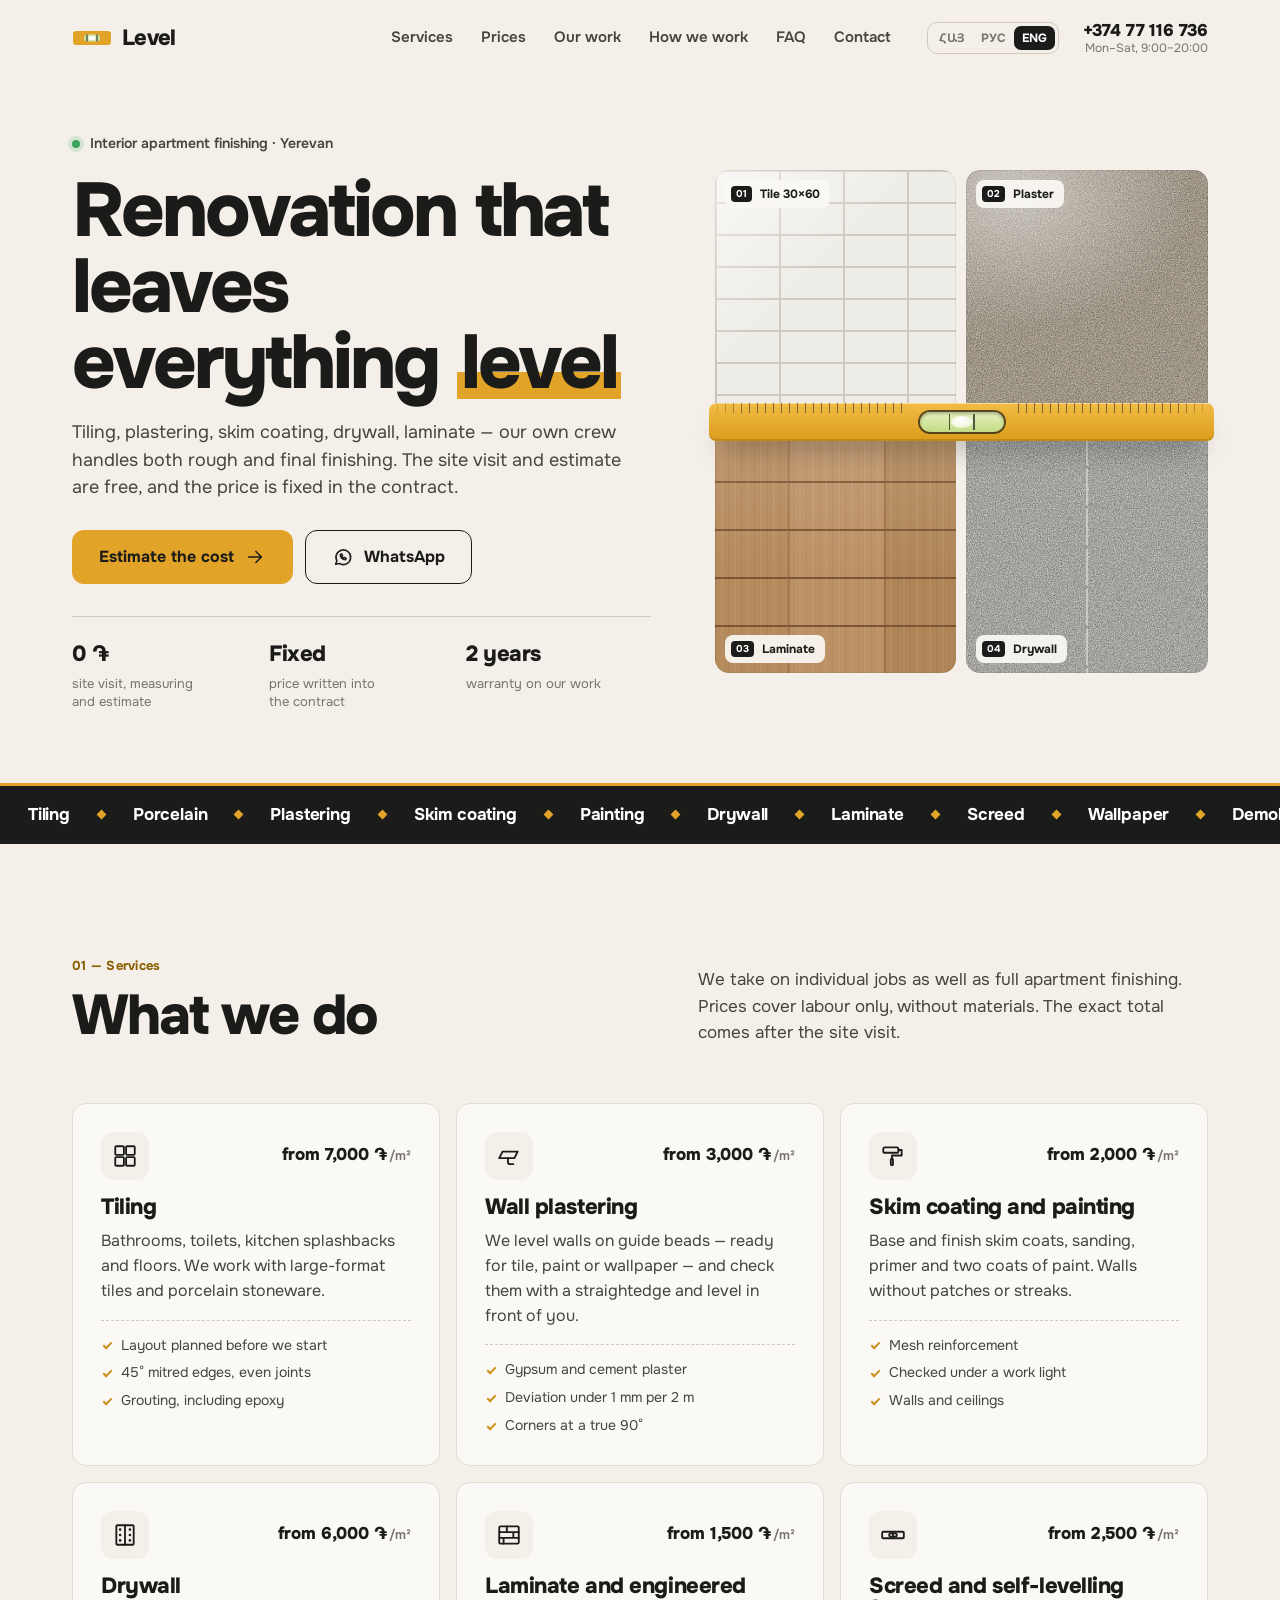
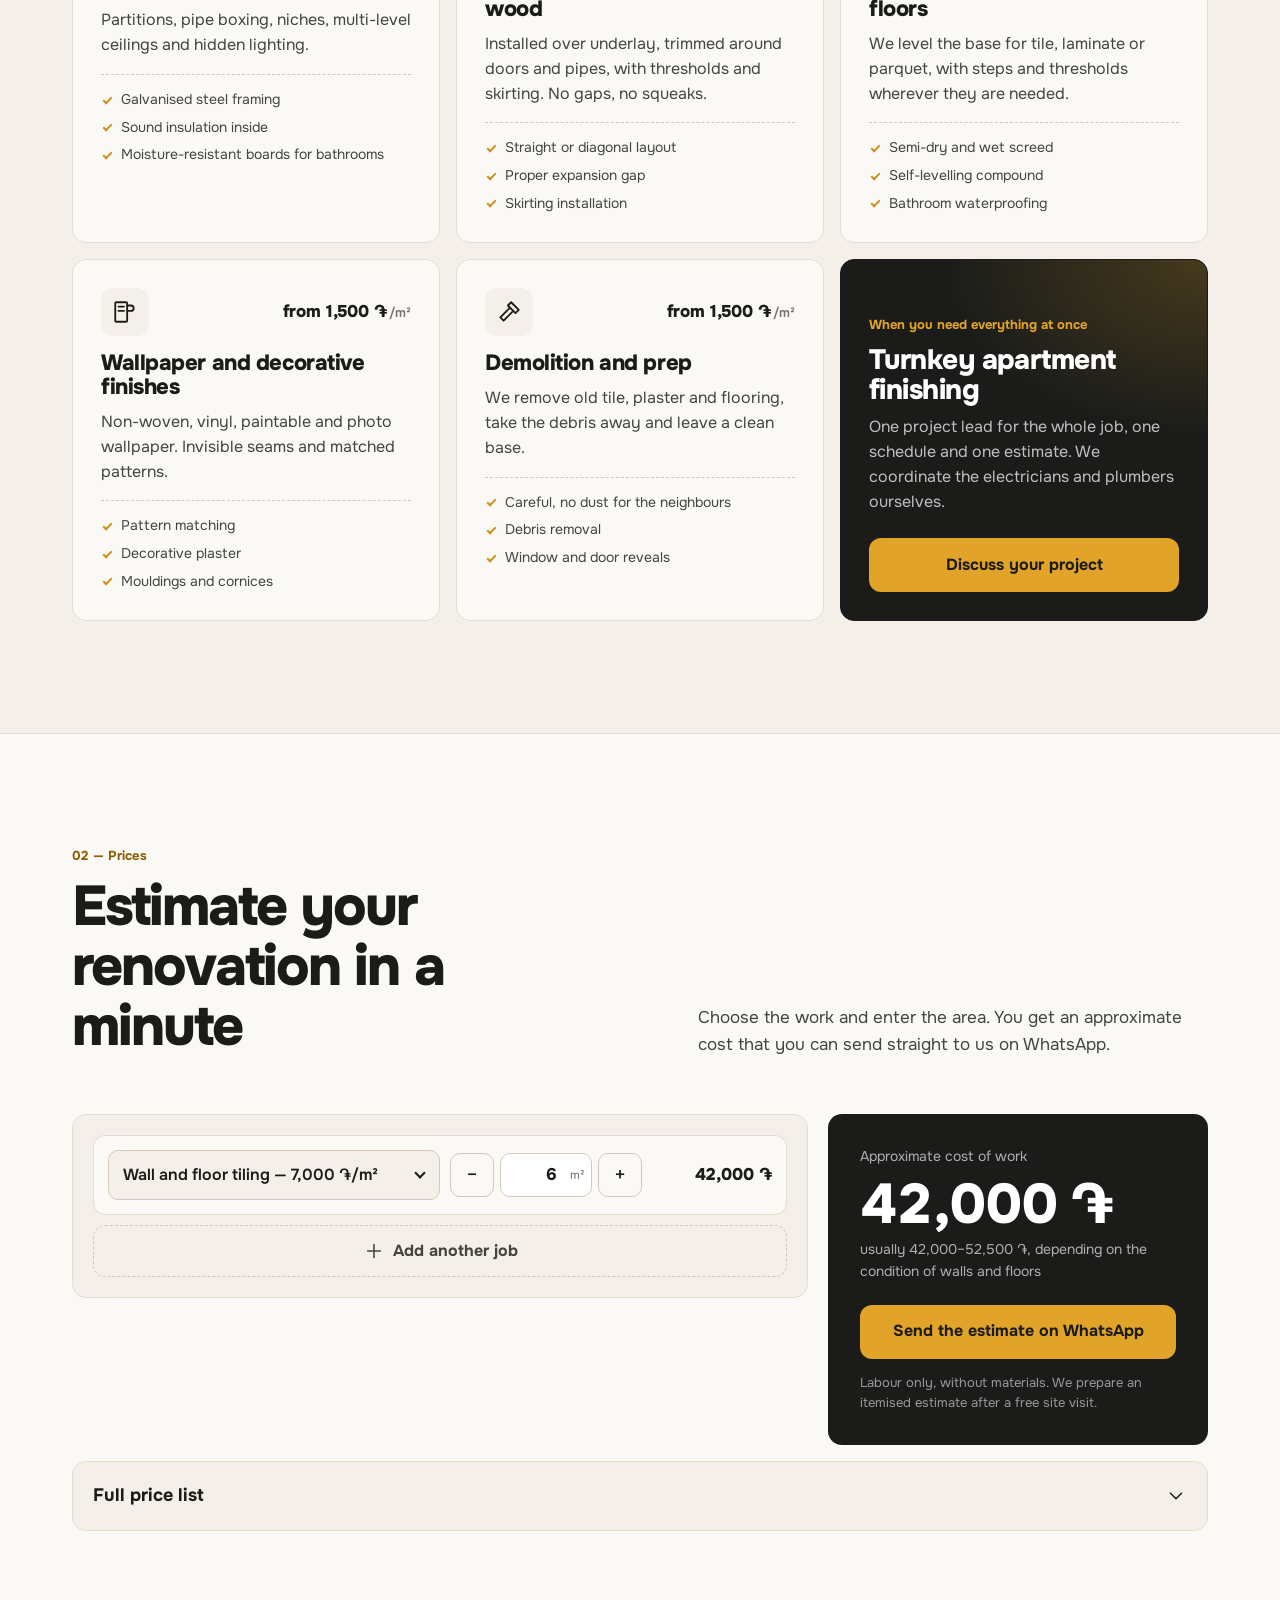
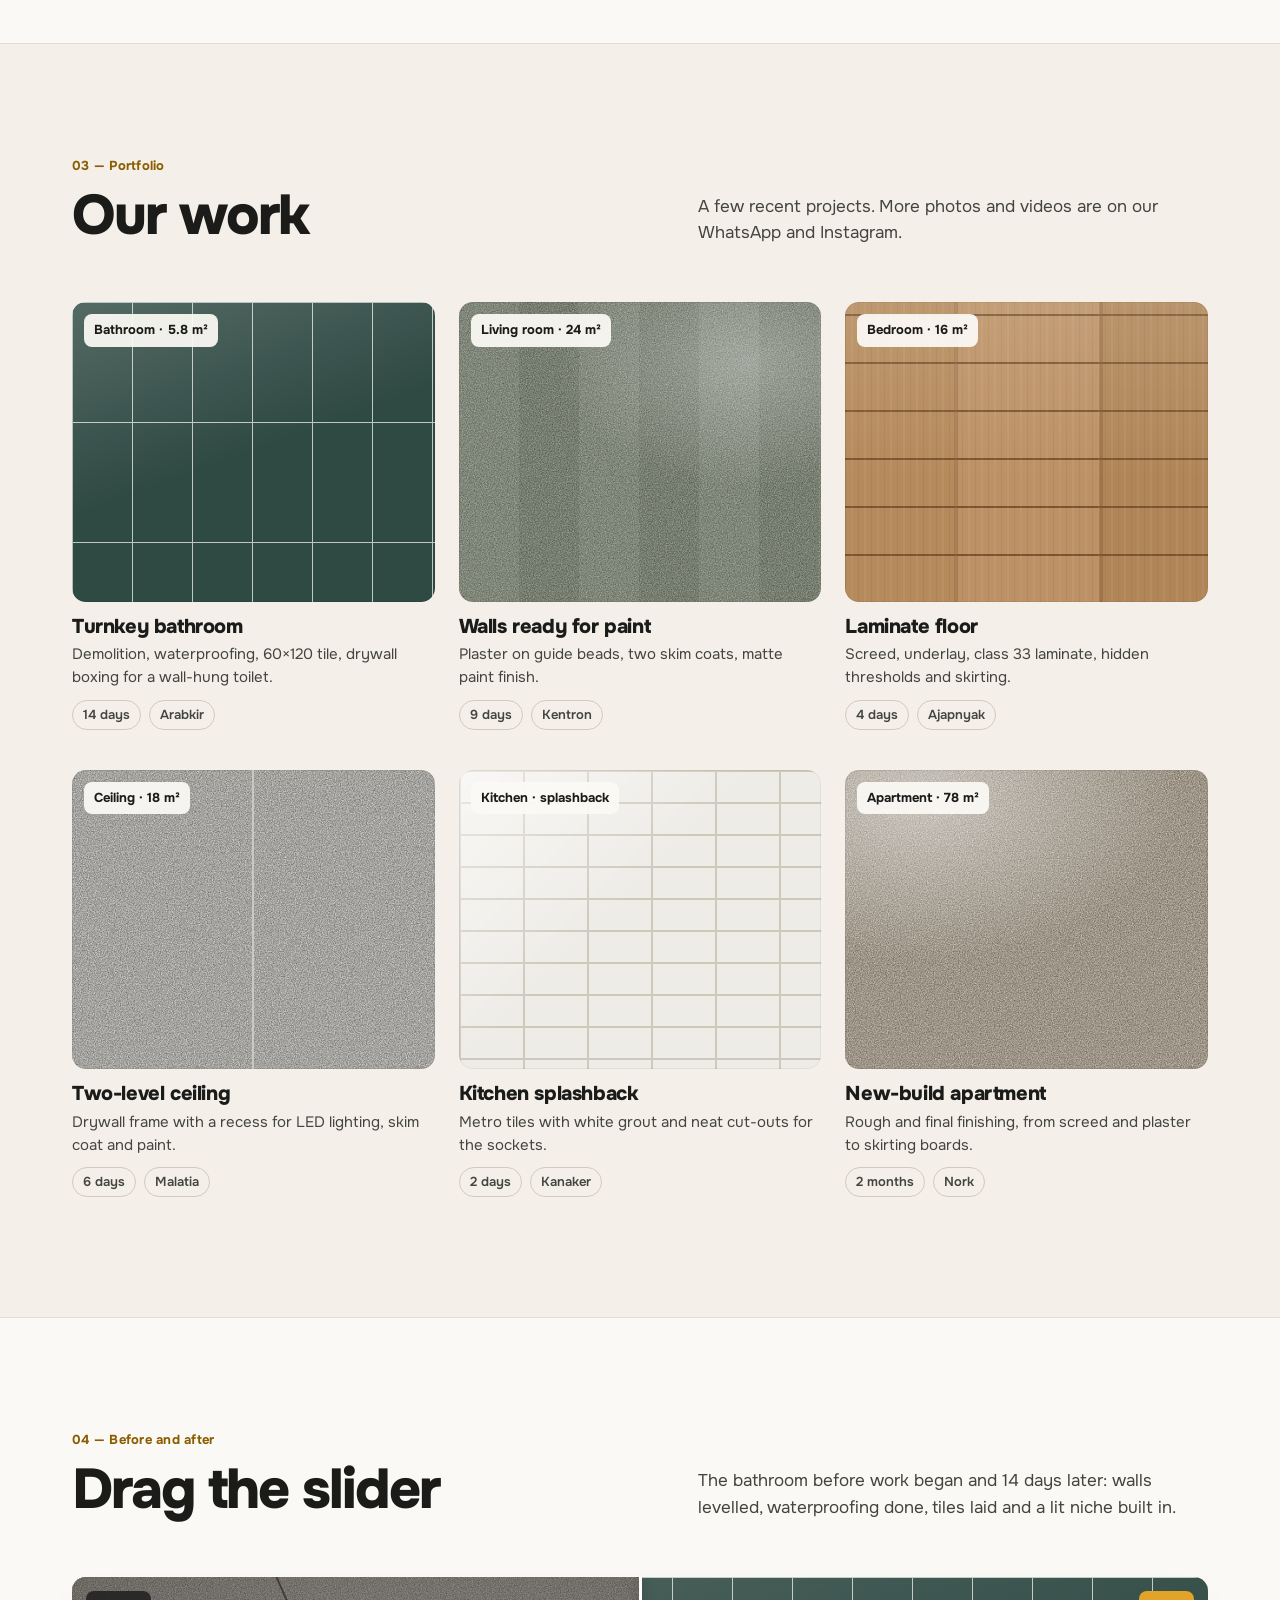
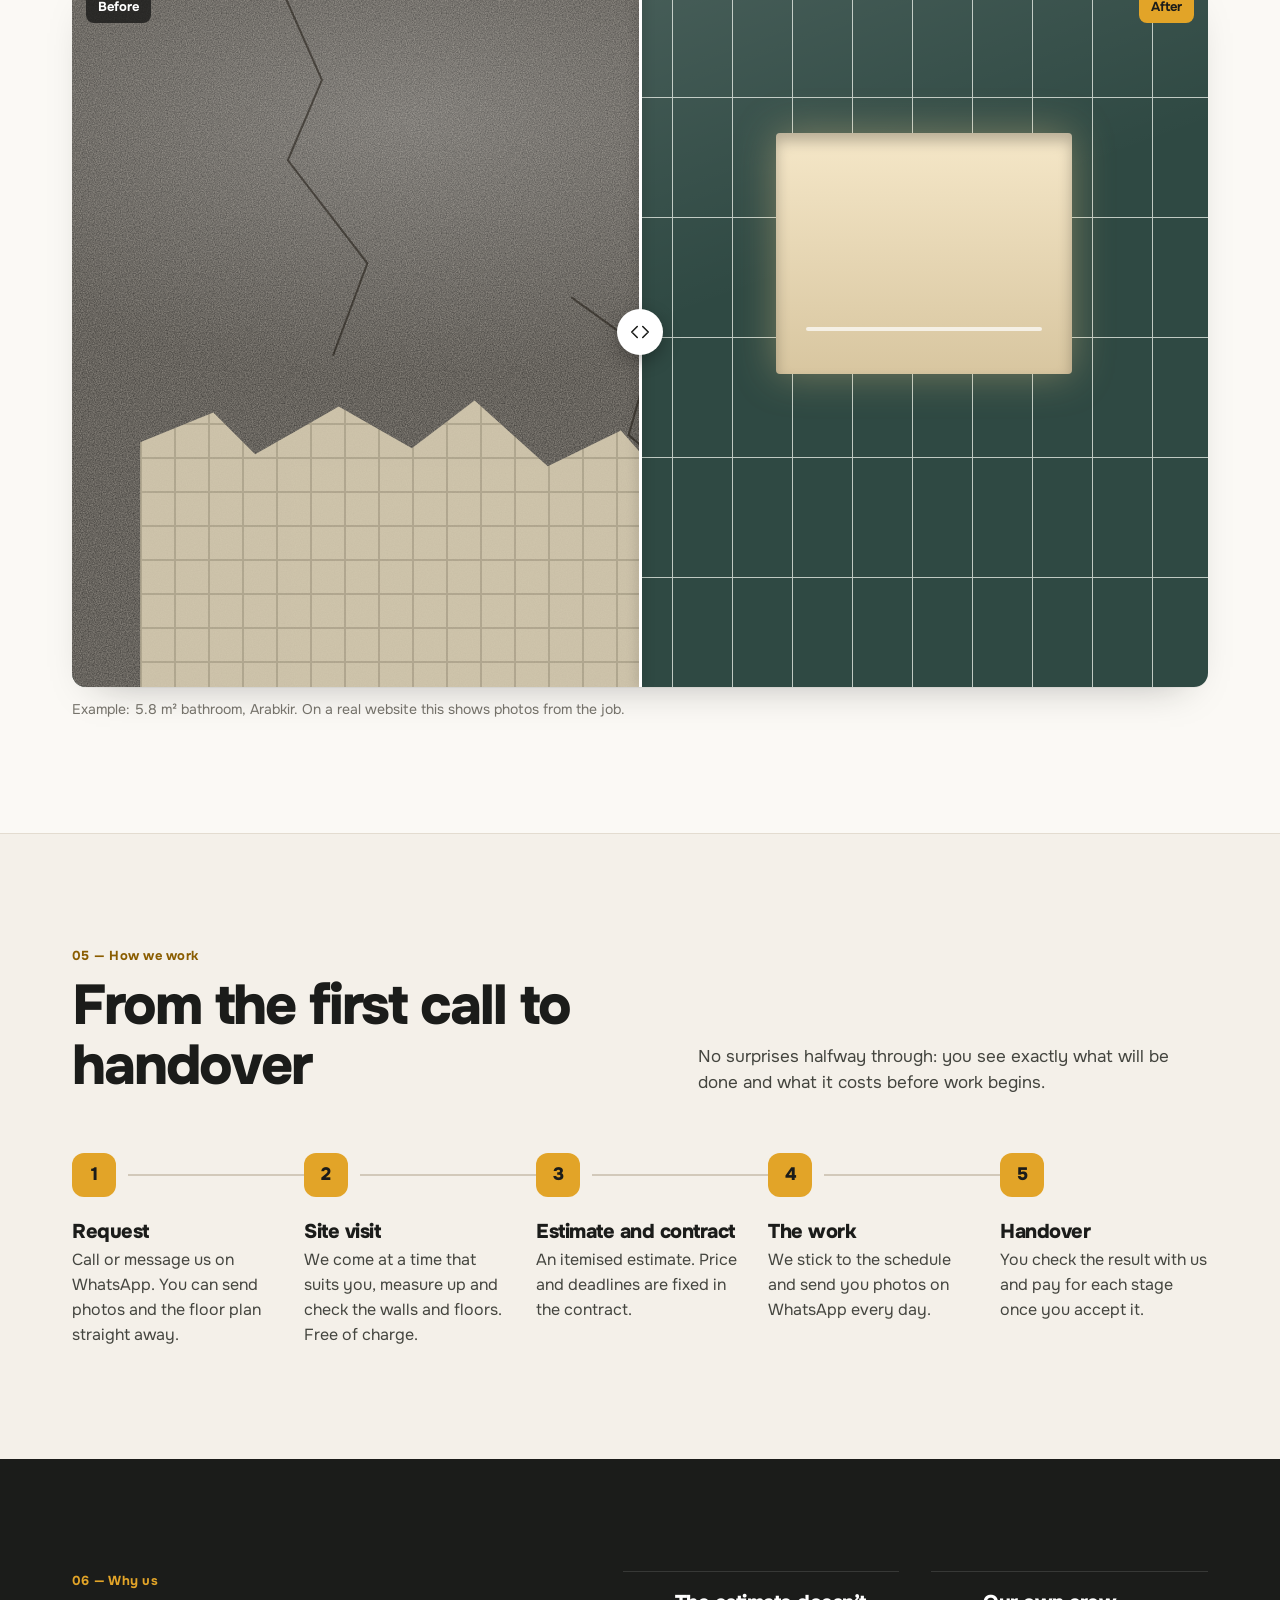
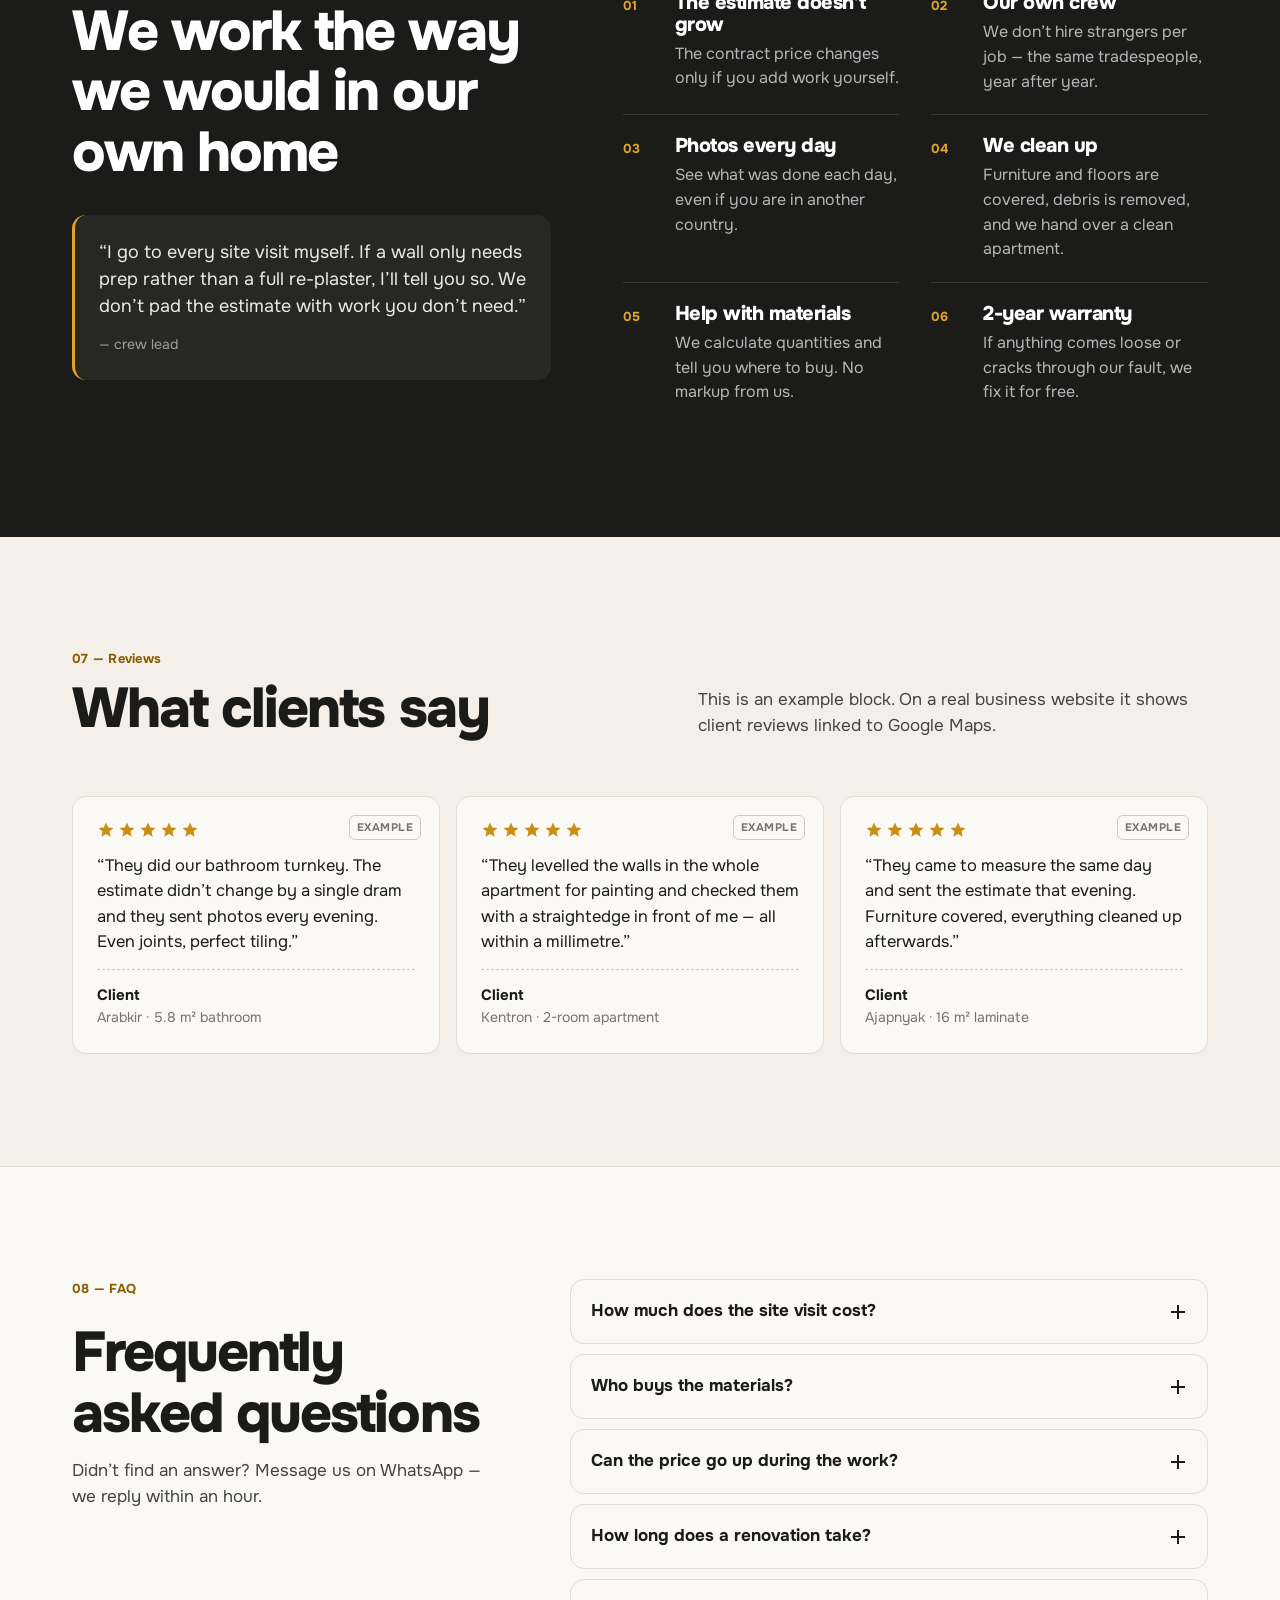
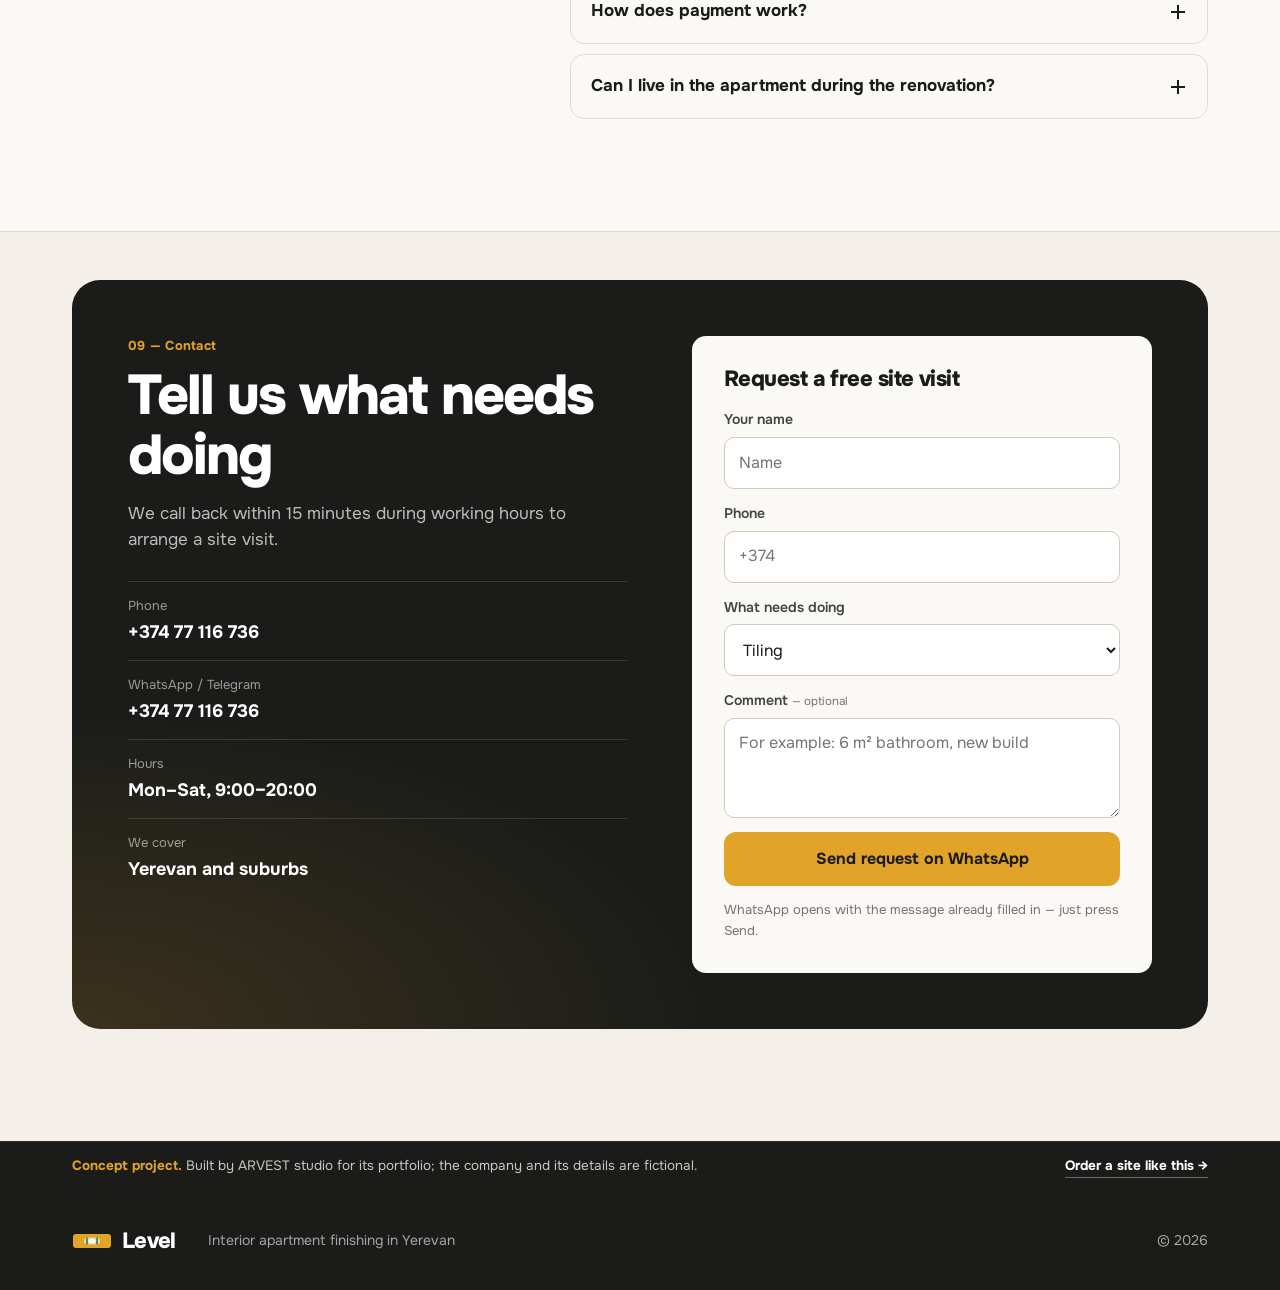
<file: works/renovation/en/index.html>
<!doctype html>
<html lang="en">
<head>
  <meta charset="utf-8">
  <meta name="viewport" content="width=device-width, initial-scale=1, viewport-fit=cover">
  <title>Level — apartment renovation and finishing in Yerevan</title>
  <meta name="description" content="Interior apartment finishing in Yerevan: tiling, plastering, skim coating, drywall, laminate, floor screed. Free site visit, itemised estimate, fixed price in the contract.">
  <meta name="theme-color" content="#1B1C1A">
  <meta property="og:title" content="Level — apartment finishing in Yerevan">
  <meta property="og:description" content="Tiling, plastering, skim coating, drywall, laminate. Free site visit and estimate, online cost calculator.">
  <meta property="og:type" content="website">
  <meta property="og:url" content="https://razners.github.io/works/renovation/en/">
  <meta property="og:locale" content="en_US">
  <meta property="og:image" content="https://razners.github.io/works/renovation/en/og.png">
  <meta property="og:image:width" content="1200">
  <meta property="og:image:height" content="630">
  <meta name="twitter:card" content="summary_large_image">
  <link rel="canonical" href="https://razners.github.io/works/renovation/en/">
  <link rel="alternate" hreflang="hy" href="https://razners.github.io/works/renovation/">
  <link rel="alternate" hreflang="ru" href="https://razners.github.io/works/renovation/ru/">
  <link rel="alternate" hreflang="en" href="https://razners.github.io/works/renovation/en/">
  <link rel="alternate" hreflang="x-default" href="https://razners.github.io/works/renovation/">
  <link rel="icon" href="../favicon.svg" type="image/svg+xml">
  <link rel="preconnect" href="https://fonts.googleapis.com">
  <link rel="preconnect" href="https://fonts.gstatic.com" crossorigin>
  <link href="https://fonts.googleapis.com/css2?family=Onest:wght@400;500;600;700;800&display=swap" rel="stylesheet">
  <link href="https://fonts.googleapis.com/css2?family=Noto+Sans+Armenian:wght@700&text=%D5%80%D4%B1%D5%85&display=swap" rel="stylesheet">
  <link rel="stylesheet" href="../css/style.css">

  <script type="application/ld+json">
  {
    "@context": "https://schema.org",
    "@type": "HomeAndConstructionBusiness",
    "name": "Level — apartment finishing",
    "telephone": "+37477116736",
    "areaServed": "Yerevan",
    "address": { "@type": "PostalAddress", "addressLocality": "Yerevan", "addressCountry": "AM" },
    "openingHours": "Mo-Sa 09:00-20:00",
    "priceRange": "֏֏"
  }
  </script>
</head>
<body>

<header class="header">
  <div class="container header__row">
    <a class="logo" href="#top" aria-label="Level — home">
      <svg class="logo__mark" viewBox="0 0 40 20" aria-hidden="true">
        <rect x="1" y="3" width="38" height="14" rx="3" fill="#E2A428"/>
        <rect x="12" y="6.5" width="16" height="7" rx="3.5" fill="#CFE3A3"/>
        <ellipse cx="20" cy="10" rx="3.6" ry="2.2" fill="#fff"/>
        <path d="M15 6.5v7M25 6.5v7" stroke="#1B1C1A" stroke-width="1"/>
      </svg>
      <span>Level</span>
    </a>

    <nav class="nav" id="nav" aria-label="Main menu">
      <a href="#services">Services</a>
      <a href="#calc">Prices</a>
      <a href="#works">Our work</a>
      <a href="#process">How we work</a>
      <a href="#faq">FAQ</a>
      <a href="#contacts">Contact</a>
      <div class="nav__mobile-extra">
        <a class="btn btn--primary btn--block" href="tel:+37477116736">Call: +374 77 116 736</a>
        <a class="btn btn--ghost btn--block" href="https://wa.me/37477116736" target="_blank" rel="noopener">Message on WhatsApp</a>
      </div>
    </nav>

    <div class="lang" aria-label="Language">
      <a href="../" hreflang="hy" lang="hy" data-lang>ՀԱՅ</a>
      <a href="../ru/" hreflang="ru" lang="ru" data-lang>РУС</a>
      <span class="is-active">ENG</span>
    </div>

    <a class="header__phone" href="tel:+37477116736">
      <span class="header__phone-num">+374 77 116 736</span>
      <span class="header__phone-note">Mon–Sat, 9:00–20:00</span>
    </a>

    <button class="burger" type="button" aria-label="Open menu" aria-expanded="false" aria-controls="nav">
      <span></span><span></span>
    </button>
  </div>
</header>

<main id="top">

  <section class="hero">
    <div class="container hero__grid">
      <div class="hero__text">
        <p class="eyebrow"><span class="dot"></span>Interior apartment finishing · Yerevan</p>
        <h1>Renovation that leaves everything <em>level</em></h1>
        <p class="lead">Tiling, plastering, skim coating, drywall, laminate — our own crew handles both rough and final finishing. The site visit and estimate are free, and the price is fixed in the&nbsp;contract.</p>
        <div class="hero__cta">
          <a class="btn btn--primary" href="#calc">
            Estimate the cost
            <svg viewBox="0 0 24 24" class="i" aria-hidden="true"><path d="M5 12h14M13 6l6 6-6 6"/></svg>
          </a>
          <a class="btn btn--ghost" href="https://wa.me/37477116736" target="_blank" rel="noopener">
            <svg viewBox="0 0 24 24" class="i" aria-hidden="true"><path d="M4 20l1.3-3.9A8 8 0 1 1 8 19z"/><path d="M9 9.5c0 3 2.5 5.5 5.5 5.5l1-1.5-2-1-1 .8a4 4 0 0 1-1.8-1.8l.8-1-1-2z"/></svg>
            WhatsApp
          </a>
        </div>
        <ul class="hero__facts">
          <li><b>0 ֏</b><span>site visit, measuring and&nbsp;estimate</span></li>
          <li><b>Fixed</b><span>price written into the&nbsp;contract</span></li>
          <li><b>2 years</b><span>warranty on our&nbsp;work</span></li>
        </ul>
      </div>

      <div class="hero__board" aria-hidden="true">
        <div class="swatch tex-tile"><span class="swatch__label"><i>01</i>Tile 30×60</span></div>
        <div class="swatch tex-plaster"><span class="swatch__label"><i>02</i>Plaster</span></div>
        <div class="swatch tex-wood"><span class="swatch__label"><i>03</i>Laminate</span></div>
        <div class="swatch tex-drywall"><span class="swatch__label"><i>04</i>Drywall</span></div>
        <div class="level">
          <span class="level__ticks"></span>
          <span class="level__vial"><span class="level__bubble"></span></span>
          <span class="level__ticks level__ticks--r"></span>
        </div>
      </div>
    </div>

    <div class="ticker" aria-hidden="true">
      <div class="ticker__track">
        <span>Tiling</span><span>Porcelain</span><span>Plastering</span><span>Skim coating</span><span>Painting</span><span>Drywall</span><span>Laminate</span><span>Screed</span><span>Wallpaper</span><span>Demolition</span>
        <span>Tiling</span><span>Porcelain</span><span>Plastering</span><span>Skim coating</span><span>Painting</span><span>Drywall</span><span>Laminate</span><span>Screed</span><span>Wallpaper</span><span>Demolition</span>
      </div>
    </div>
  </section>

  <section class="section" id="services">
    <div class="container">
      <div class="sec-head reveal">
        <div>
          <p class="sec-head__num">01 — Services</p>
          <h2>What we do</h2>
        </div>
        <p class="sec-head__text">We take on individual jobs as well as full apartment finishing. Prices cover labour only, without materials. The exact total comes after the site visit.</p>
      </div>

      <div class="services">
        <article class="svc reveal">
          <div class="svc__top">
            <span class="svc__icon"><svg viewBox="0 0 24 24" class="i" aria-hidden="true"><rect x="3" y="3" width="8" height="8" rx="1"/><rect x="13" y="3" width="8" height="8" rx="1"/><rect x="3" y="13" width="8" height="8" rx="1"/><rect x="13" y="13" width="8" height="8" rx="1"/></svg></span>
            <span class="svc__price">from 7,000 ֏<small>/m²</small></span>
          </div>
          <h3>Tiling</h3>
          <p>Bathrooms, toilets, kitchen splashbacks and floors. We work with large-format tiles and porcelain stoneware.</p>
          <ul class="svc__list"><li>Layout planned before we start</li><li>45° mitred edges, even joints</li><li>Grouting, including epoxy</li></ul>
        </article>

        <article class="svc reveal">
          <div class="svc__top">
            <span class="svc__icon"><svg viewBox="0 0 24 24" class="i" aria-hidden="true"><path d="M3 14h14l3-6H6z"/><path d="M11 14v3.5a2 2 0 0 0 2 2h3"/></svg></span>
            <span class="svc__price">from 3,000 ֏<small>/m²</small></span>
          </div>
          <h3>Wall plastering</h3>
          <p>We level walls on guide beads — ready for tile, paint or wallpaper — and check them with a straightedge and level in front of you.</p>
          <ul class="svc__list"><li>Gypsum and cement plaster</li><li>Deviation under 1 mm per 2 m</li><li>Corners at a true 90°</li></ul>
        </article>

        <article class="svc reveal">
          <div class="svc__top">
            <span class="svc__icon"><svg viewBox="0 0 24 24" class="i" aria-hidden="true"><rect x="3" y="4" width="14" height="5" rx="1.5"/><path d="M17 6.5h3v5h-9v3"/><rect x="10" y="14.5" width="2" height="6" rx="1"/></svg></span>
            <span class="svc__price">from 2,000 ֏<small>/m²</small></span>
          </div>
          <h3>Skim coating and painting</h3>
          <p>Base and finish skim coats, sanding, primer and two coats of paint. Walls without patches or streaks.</p>
          <ul class="svc__list"><li>Mesh reinforcement</li><li>Checked under a work light</li><li>Walls and ceilings</li></ul>
        </article>

        <article class="svc reveal">
          <div class="svc__top">
            <span class="svc__icon"><svg viewBox="0 0 24 24" class="i" aria-hidden="true"><rect x="4" y="3" width="16" height="18" rx="1"/><path d="M12 3v18"/><path d="M7.5 7h.01M16.5 7h.01M7.5 12h.01M16.5 12h.01M7.5 17h.01M16.5 17h.01" stroke-width="2.4" stroke-linecap="round"/></svg></span>
            <span class="svc__price">from 6,000 ֏<small>/m²</small></span>
          </div>
          <h3>Drywall</h3>
          <p>Partitions, pipe boxing, niches, multi-level ceilings and hidden lighting.</p>
          <ul class="svc__list"><li>Galvanised steel framing</li><li>Sound insulation inside</li><li>Moisture-resistant boards for bathrooms</li></ul>
        </article>

        <article class="svc reveal">
          <div class="svc__top">
            <span class="svc__icon"><svg viewBox="0 0 24 24" class="i" aria-hidden="true"><rect x="3" y="4" width="18" height="16" rx="1"/><path d="M3 9.3h18M3 14.6h18M10 4v5.3M16 9.3v5.3M7 14.6V20"/></svg></span>
            <span class="svc__price">from 1,500 ֏<small>/m²</small></span>
          </div>
          <h3>Laminate and engineered wood</h3>
          <p>Installed over underlay, trimmed around doors and pipes, with thresholds and skirting. No gaps, no squeaks.</p>
          <ul class="svc__list"><li>Straight or diagonal layout</li><li>Proper expansion gap</li><li>Skirting installation</li></ul>
        </article>

        <article class="svc reveal">
          <div class="svc__top">
            <span class="svc__icon"><svg viewBox="0 0 24 24" class="i" aria-hidden="true"><rect x="2" y="9" width="20" height="6" rx="1"/><rect x="8.5" y="10.5" width="7" height="3" rx="1.5"/><path d="M12 10.5v3"/></svg></span>
            <span class="svc__price">from 2,500 ֏<small>/m²</small></span>
          </div>
          <h3>Screed and self-levelling floors</h3>
          <p>We level the base for tile, laminate or parquet, with steps and thresholds wherever they are needed.</p>
          <ul class="svc__list"><li>Semi-dry and wet screed</li><li>Self-levelling compound</li><li>Bathroom waterproofing</li></ul>
        </article>

        <article class="svc reveal">
          <div class="svc__top">
            <span class="svc__icon"><svg viewBox="0 0 24 24" class="i" aria-hidden="true"><rect x="3" y="3" width="11" height="18" rx="1"/><path d="M14 6h3.5a2.5 2.5 0 0 1 0 5H14"/><path d="M6 7h5M6 11h5"/></svg></span>
            <span class="svc__price">from 1,500 ֏<small>/m²</small></span>
          </div>
          <h3>Wallpaper and decorative finishes</h3>
          <p>Non-woven, vinyl, paintable and photo wallpaper. Invisible seams and matched patterns.</p>
          <ul class="svc__list"><li>Pattern matching</li><li>Decorative plaster</li><li>Mouldings and cornices</li></ul>
        </article>

        <article class="svc reveal">
          <div class="svc__top">
            <span class="svc__icon"><svg viewBox="0 0 24 24" class="i" aria-hidden="true"><path d="M14 3l7 7-3 3-7-7z"/><path d="M12.5 8.5L4 17l3 3 8.5-8.5"/></svg></span>
            <span class="svc__price">from 1,500 ֏<small>/m²</small></span>
          </div>
          <h3>Demolition and prep</h3>
          <p>We remove old tile, plaster and flooring, take the debris away and leave a clean base.</p>
          <ul class="svc__list"><li>Careful, no dust for the neighbours</li><li>Debris removal</li><li>Window and door reveals</li></ul>
        </article>

        <article class="svc svc--dark reveal">
          <p class="svc__kicker">When you need everything at once</p>
          <h3>Turnkey apartment finishing</h3>
          <p>One project lead for the whole job, one schedule and one estimate. We coordinate the electricians and plumbers ourselves.</p>
          <a class="btn btn--primary btn--block" href="#contacts">Discuss your project</a>
        </article>
      </div>
    </div>
  </section>

  <section class="section section--paper" id="calc">
    <div class="container">
      <div class="sec-head reveal">
        <div>
          <p class="sec-head__num">02 — Prices</p>
          <h2>Estimate your renovation in a minute</h2>
        </div>
        <p class="sec-head__text">Choose the work and enter the area. You get an approximate cost that you can send straight to us on WhatsApp.</p>
      </div>

      <div class="calc reveal">
        <div class="calc__form">
          <div class="calc__rows" id="calcRows"></div>
          <button class="calc__add" type="button" id="calcAdd">
            <svg viewBox="0 0 24 24" class="i" aria-hidden="true"><path d="M12 5v14M5 12h14"/></svg>
            Add another job
          </button>
        </div>

        <aside class="calc__result" aria-live="polite">
          <p class="calc__label">Approximate cost of work</p>
          <p class="calc__total"><span id="calcTotal">0</span> ֏</p>
          <p class="calc__range" id="calcRange">&nbsp;</p>
          <a class="btn btn--primary btn--block" id="calcSend" href="https://wa.me/37477116736" target="_blank" rel="noopener">Send the estimate on WhatsApp</a>
          <p class="calc__note">Labour only, without materials. We prepare an itemised estimate after a free site visit.</p>
        </aside>
      </div>

      <!-- Price list. The calculator reads prices from this table -->
      <details class="pricelist reveal">
        <summary>
          <span>Full price list</span>
          <svg viewBox="0 0 24 24" class="i" aria-hidden="true"><path d="M6 9l6 6 6-6"/></svg>
        </summary>
        <table id="priceTable">
          <tbody>
            <tr><td>Wall and floor tiling</td><td>from 7,000 ֏/m²</td></tr>
            <tr><td>Large-format tiles 60×120</td><td>from 9,000 ֏/m²</td></tr>
            <tr><td>Kitchen splashback tiling</td><td>from 8,000 ֏/m²</td></tr>
            <tr><td>Wall plastering on guide beads</td><td>from 3,000 ֏/m²</td></tr>
            <tr><td>Skim coat for painting (2 coats)</td><td>from 2,000 ֏/m²</td></tr>
            <tr><td>Painting walls and ceilings (2 coats)</td><td>from 1,200 ֏/m²</td></tr>
            <tr><td>Drywall partition</td><td>from 6,000 ֏/m²</td></tr>
            <tr><td>Drywall ceiling</td><td>from 6,500 ֏/m²</td></tr>
            <tr><td>Laminate with underlay</td><td>from 1,500 ֏/m²</td></tr>
            <tr><td>Floor screed</td><td>from 2,500 ֏/m²</td></tr>
            <tr><td>Wallpapering</td><td>from 1,500 ֏/m²</td></tr>
            <tr><td>Removing old tile</td><td>from 1,500 ֏/m²</td></tr>
            <tr><td>Window and door reveals</td><td>from 3,000 ֏/lin. m</td></tr>
          </tbody>
        </table>
      </details>
    </div>
  </section>

  <section class="section" id="works">
    <div class="container">
      <div class="sec-head reveal">
        <div>
          <p class="sec-head__num">03 — Portfolio</p>
          <h2>Our work</h2>
        </div>
        <p class="sec-head__text">A few recent projects. More photos and videos are on our WhatsApp and Instagram.</p>
      </div>
    </div>

    <div class="works">
      <article class="work reveal">
        <div class="work__media tex-tile-dark"><span class="work__tag">Bathroom · 5.8 m²</span></div>
        <h3>Turnkey bathroom</h3>
        <p>Demolition, waterproofing, 60×120 tile, drywall boxing for a wall-hung toilet.</p>
        <p class="work__meta"><span>14 days</span><span>Arabkir</span></p>
      </article>
      <article class="work reveal">
        <div class="work__media tex-paint"><span class="work__tag">Living room · 24 m²</span></div>
        <h3>Walls ready for paint</h3>
        <p>Plaster on guide beads, two skim coats, matte paint finish.</p>
        <p class="work__meta"><span>9 days</span><span>Kentron</span></p>
      </article>
      <article class="work reveal">
        <div class="work__media tex-wood"><span class="work__tag">Bedroom · 16 m²</span></div>
        <h3>Laminate floor</h3>
        <p>Screed, underlay, class 33 laminate, hidden thresholds and skirting.</p>
        <p class="work__meta"><span>4 days</span><span>Ajapnyak</span></p>
      </article>
      <article class="work reveal">
        <div class="work__media tex-drywall"><span class="work__tag">Ceiling · 18 m²</span></div>
        <h3>Two-level ceiling</h3>
        <p>Drywall frame with a recess for LED lighting, skim coat and paint.</p>
        <p class="work__meta"><span>6 days</span><span>Malatia</span></p>
      </article>
      <article class="work reveal">
        <div class="work__media tex-tile"><span class="work__tag">Kitchen · splashback</span></div>
        <h3>Kitchen splashback</h3>
        <p>Metro tiles with white grout and neat cut-outs for the sockets.</p>
        <p class="work__meta"><span>2 days</span><span>Kanaker</span></p>
      </article>
      <article class="work reveal">
        <div class="work__media tex-plaster"><span class="work__tag">Apartment · 78 m²</span></div>
        <h3>New-build apartment</h3>
        <p>Rough and final finishing, from screed and plaster to skirting boards.</p>
        <p class="work__meta"><span>2 months</span><span>Nork</span></p>
      </article>
    </div>
    <p class="works__hint container">Swipe sideways →</p>
  </section>

  <section class="section section--paper" id="result">
    <div class="container">
      <div class="sec-head reveal">
        <div>
          <p class="sec-head__num">04 — Before and after</p>
          <h2>Drag the slider</h2>
        </div>
        <p class="sec-head__text">The bathroom before work began and 14 days later: walls levelled, waterproofing done, tiles laid and a lit niche built in.</p>
      </div>
      <figure class="reveal" style="margin:0">
        <div class="ba">
          <div class="ba__layer ba__after tex-tile-dark"><div class="ba__niche"></div><span class="ba__tag">After</span></div>
          <div class="ba__layer ba__before tex-before">
            <div class="ba__oldtile"></div>
            <svg class="ba__cracks" viewBox="0 0 100 62" preserveAspectRatio="none" aria-hidden="true"><path d="M18 0 L22 9 L19 16 L26 25 L23 33"/><path d="M71 6 L66 15 L72 24 L68 32 L75 41"/><path d="M44 28 L51 33 L49 40 L55 45"/></svg>
            <span class="ba__tag">Before</span>
          </div>
          <input class="ba__range" type="range" min="0" max="100" value="50" aria-label="Compare before and after the renovation">
          <div class="ba__line"><span class="ba__knob"><svg class="i" viewBox="0 0 24 24" aria-hidden="true"><path d="M9 6l-6 6 6 6M15 6l6 6-6 6"/></svg></span></div>
        </div>
        <figcaption class="ba__cap">Example: 5.8 m² bathroom, Arabkir. On a real website this shows photos from the job.</figcaption>
      </figure>
    </div>
  </section>

  <section class="section" id="process">
    <div class="container">
      <div class="sec-head reveal">
        <div>
          <p class="sec-head__num">05 — How we work</p>
          <h2>From the first call to handover</h2>
        </div>
        <p class="sec-head__text">No surprises halfway through: you see exactly what will be done and what it costs before work begins.</p>
      </div>

      <ol class="steps">
        <li class="step reveal"><span class="step__n">1</span><h3>Request</h3><p>Call or message us on WhatsApp. You can send photos and the floor plan straight away.</p></li>
        <li class="step reveal"><span class="step__n">2</span><h3>Site visit</h3><p>We come at a time that suits you, measure up and check the walls and floors. Free of charge.</p></li>
        <li class="step reveal"><span class="step__n">3</span><h3>Estimate and contract</h3><p>An itemised estimate. Price and deadlines are fixed in the contract.</p></li>
        <li class="step reveal"><span class="step__n">4</span><h3>The work</h3><p>We stick to the schedule and send you photos on WhatsApp every day.</p></li>
        <li class="step reveal"><span class="step__n">5</span><h3>Handover</h3><p>You check the result with us and pay for each stage once you accept it.</p></li>
      </ol>
    </div>
  </section>

  <section class="section section--dark" id="why">
    <div class="container why">
      <div class="why__intro reveal">
        <p class="sec-head__num">06 — Why us</p>
        <h2>We work the way we would in our own home</h2>
        <blockquote class="why__quote">
          <p>“I go to every site visit myself. If a wall only needs prep rather than a full re-plaster, I’ll tell you so. We don’t pad the estimate with work you don’t need.”</p>
          <footer>— crew lead</footer>
        </blockquote>
      </div>

      <ul class="why__list">
        <li class="reveal"><span>01</span><div><h3>The estimate doesn’t grow</h3><p>The contract price changes only if you add work yourself.</p></div></li>
        <li class="reveal"><span>02</span><div><h3>Our own crew</h3><p>We don’t hire strangers per job — the same tradespeople, year after year.</p></div></li>
        <li class="reveal"><span>03</span><div><h3>Photos every day</h3><p>See what was done each day, even if you are in another country.</p></div></li>
        <li class="reveal"><span>04</span><div><h3>We clean up</h3><p>Furniture and floors are covered, debris is removed, and we hand over a clean apartment.</p></div></li>
        <li class="reveal"><span>05</span><div><h3>Help with materials</h3><p>We calculate quantities and tell you where to buy. No markup from us.</p></div></li>
        <li class="reveal"><span>06</span><div><h3>2-year warranty</h3><p>If anything comes loose or cracks through our fault, we fix it for free.</p></div></li>
      </ul>
    </div>
  </section>

  <section class="section" id="reviews">
    <div class="container">
      <div class="sec-head reveal">
        <div>
          <p class="sec-head__num">07 — Reviews</p>
          <h2>What clients say</h2>
        </div>
        <p class="sec-head__text">This is an example block. On a real business website it shows client reviews linked to Google Maps.</p>
      </div>
      <div class="reviews">
        <figure class="review reveal" style="margin:0">
          <span class="review__tag">Example</span>
          <div class="review__stars" aria-label="5 out of 5"><svg class="i" viewBox="0 0 24 24"><path d="M12 2l3 6.6 7 .7-5.3 4.7 1.6 7L12 17.3 5.7 21l1.6-7L2 9.3l7-.7z"/></svg><svg class="i" viewBox="0 0 24 24"><path d="M12 2l3 6.6 7 .7-5.3 4.7 1.6 7L12 17.3 5.7 21l1.6-7L2 9.3l7-.7z"/></svg><svg class="i" viewBox="0 0 24 24"><path d="M12 2l3 6.6 7 .7-5.3 4.7 1.6 7L12 17.3 5.7 21l1.6-7L2 9.3l7-.7z"/></svg><svg class="i" viewBox="0 0 24 24"><path d="M12 2l3 6.6 7 .7-5.3 4.7 1.6 7L12 17.3 5.7 21l1.6-7L2 9.3l7-.7z"/></svg><svg class="i" viewBox="0 0 24 24"><path d="M12 2l3 6.6 7 .7-5.3 4.7 1.6 7L12 17.3 5.7 21l1.6-7L2 9.3l7-.7z"/></svg></div>
          <blockquote>“They did our bathroom turnkey. The estimate didn’t change by a single dram and they sent photos every evening. Even joints, perfect tiling.”</blockquote>
          <figcaption class="review__who"><b>Client</b>Arabkir · 5.8 m² bathroom</figcaption>
        </figure>
        <figure class="review reveal" style="margin:0">
          <span class="review__tag">Example</span>
          <div class="review__stars" aria-label="5 out of 5"><svg class="i" viewBox="0 0 24 24"><path d="M12 2l3 6.6 7 .7-5.3 4.7 1.6 7L12 17.3 5.7 21l1.6-7L2 9.3l7-.7z"/></svg><svg class="i" viewBox="0 0 24 24"><path d="M12 2l3 6.6 7 .7-5.3 4.7 1.6 7L12 17.3 5.7 21l1.6-7L2 9.3l7-.7z"/></svg><svg class="i" viewBox="0 0 24 24"><path d="M12 2l3 6.6 7 .7-5.3 4.7 1.6 7L12 17.3 5.7 21l1.6-7L2 9.3l7-.7z"/></svg><svg class="i" viewBox="0 0 24 24"><path d="M12 2l3 6.6 7 .7-5.3 4.7 1.6 7L12 17.3 5.7 21l1.6-7L2 9.3l7-.7z"/></svg><svg class="i" viewBox="0 0 24 24"><path d="M12 2l3 6.6 7 .7-5.3 4.7 1.6 7L12 17.3 5.7 21l1.6-7L2 9.3l7-.7z"/></svg></div>
          <blockquote>“They levelled the walls in the whole apartment for painting and checked them with a straightedge in front of me — all within a millimetre.”</blockquote>
          <figcaption class="review__who"><b>Client</b>Kentron · 2-room apartment</figcaption>
        </figure>
        <figure class="review reveal" style="margin:0">
          <span class="review__tag">Example</span>
          <div class="review__stars" aria-label="5 out of 5"><svg class="i" viewBox="0 0 24 24"><path d="M12 2l3 6.6 7 .7-5.3 4.7 1.6 7L12 17.3 5.7 21l1.6-7L2 9.3l7-.7z"/></svg><svg class="i" viewBox="0 0 24 24"><path d="M12 2l3 6.6 7 .7-5.3 4.7 1.6 7L12 17.3 5.7 21l1.6-7L2 9.3l7-.7z"/></svg><svg class="i" viewBox="0 0 24 24"><path d="M12 2l3 6.6 7 .7-5.3 4.7 1.6 7L12 17.3 5.7 21l1.6-7L2 9.3l7-.7z"/></svg><svg class="i" viewBox="0 0 24 24"><path d="M12 2l3 6.6 7 .7-5.3 4.7 1.6 7L12 17.3 5.7 21l1.6-7L2 9.3l7-.7z"/></svg><svg class="i" viewBox="0 0 24 24"><path d="M12 2l3 6.6 7 .7-5.3 4.7 1.6 7L12 17.3 5.7 21l1.6-7L2 9.3l7-.7z"/></svg></div>
          <blockquote>“They came to measure the same day and sent the estimate that evening. Furniture covered, everything cleaned up afterwards.”</blockquote>
          <figcaption class="review__who"><b>Client</b>Ajapnyak · 16 m² laminate</figcaption>
        </figure>
      </div>
    </div>
  </section>

  <section class="section section--paper" id="faq">
    <div class="container faq-wrap">
      <div class="sec-head sec-head--stack reveal">
        <p class="sec-head__num">08 — FAQ</p>
        <h2>Frequently asked questions</h2>
        <p class="sec-head__text">Didn’t find an answer? Message us on WhatsApp — we reply within an hour.</p>
      </div>

      <div class="faq">
        <details class="reveal">
          <summary>How much does the site visit cost?</summary>
          <p>Nothing. The site visit and estimate are free within Yerevan, even if you decide not to work with us.</p>
        </details>
        <details class="reveal">
          <summary>Who buys the materials?</summary>
          <p>Whatever suits you. We can give you an exact shopping list with quantities, or buy and deliver everything ourselves — with receipts and no markup.</p>
        </details>
        <details class="reveal">
          <summary>Can the price go up during the work?</summary>
          <p>Not if the scope stays the same. The price and the list of work are in the contract. If you want to add something, we agree the cost first and then do it.</p>
        </details>
        <details class="reveal">
          <summary>How long does a renovation take?</summary>
          <p>Roughly: a bathroom takes 10–14 days, a room 1–3 weeks, a turnkey apartment 1.5 to 3 months. The exact schedule is in the contract.</p>
        </details>
        <details class="reveal">
          <summary>How does payment work?</summary>
          <p>In stages. You pay only for the stage you have accepted. We don’t take a large upfront payment for labour.</p>
        </details>
        <details class="reveal">
          <summary>Can I live in the apartment during the renovation?</summary>
          <p>Yes, if we work room by room. We seal off the work area with film and clean up every day. For a full renovation it is better to move out for a while.</p>
        </details>
      </div>
    </div>
  </section>

  <section class="section section--tight" id="contacts">
    <div class="container">
      <div class="contact">
        <div class="contact__info">
          <p class="sec-head__num">09 — Contact</p>
          <h2>Tell us what needs doing</h2>
          <p class="contact__lead">We call back within 15 minutes during working hours to arrange a site visit.</p>

          <ul class="contact__list">
            <li><span class="contact__k">Phone</span><a href="tel:+37477116736">+374 77 116 736</a></li>
            <li><span class="contact__k">WhatsApp / Telegram</span><a href="https://wa.me/37477116736" target="_blank" rel="noopener">+374 77 116 736</a></li>
            <li><span class="contact__k">Hours</span><span>Mon–Sat, 9:00–20:00</span></li>
            <li><span class="contact__k">We cover</span><span>Yerevan and suburbs</span></li>
          </ul>
        </div>

        <form class="form" id="leadForm" novalidate>
          <h3>Request a free site visit</h3>
          <label class="field">
            <span>Your name</span>
            <input name="name" type="text" autocomplete="name" placeholder="Name">
          </label>
          <label class="field">
            <span>Phone</span>
            <input name="phone" type="tel" autocomplete="tel" inputmode="tel" placeholder="+374" required>
            <em class="field__err">Please enter a phone number so we can call you back</em>
          </label>
          <label class="field">
            <span>What needs doing</span>
            <select name="work">
              <option>Tiling</option>
              <option>Plastering, skim coating, painting</option>
              <option>Drywall</option>
              <option>Laminate / floors</option>
              <option>Turnkey finishing</option>
              <option>Something else</option>
            </select>
          </label>
          <label class="field">
            <span>Comment <small>— optional</small></span>
            <textarea name="msg" rows="3" placeholder="For example: 6 m² bathroom, new build"></textarea>
          </label>
          <button class="btn btn--primary btn--block" type="submit">Send request on WhatsApp</button>
          <p class="form__note">WhatsApp opens with the message already filled in — just press Send.</p>
        </form>
      </div>
    </div>
  </section>
</main>

<aside class="concept">
  <div class="container">
    <span><b>Concept project.</b> Built by ARVEST studio for its portfolio; the company and its details are fictional.</span>
    <a href="../../../en/">Order a site like this →</a>
  </div>
</aside>

<footer class="footer">
  <div class="container footer__row">
    <a class="logo logo--light" href="#top">
      <svg class="logo__mark" viewBox="0 0 40 20" aria-hidden="true">
        <rect x="1" y="3" width="38" height="14" rx="3" fill="#E2A428"/>
        <rect x="12" y="6.5" width="16" height="7" rx="3.5" fill="#CFE3A3"/>
        <ellipse cx="20" cy="10" rx="3.6" ry="2.2" fill="#fff"/>
        <path d="M15 6.5v7M25 6.5v7" stroke="#1B1C1A" stroke-width="1"/>
      </svg>
      <span>Level</span>
    </a>
    <p>Interior apartment finishing in Yerevan</p>
    <p class="footer__copy">© <span id="year">2026</span></p>
  </div>
</footer>

<div class="mbar">
  <a class="mbar__btn" href="tel:+37477116736">
    <svg viewBox="0 0 24 24" class="i" aria-hidden="true"><path d="M5 4h4l2 5-2.5 1.5a11 11 0 0 0 5 5L15 13l5 2v4a2 2 0 0 1-2 2A16 16 0 0 1 3 6a2 2 0 0 1 2-2"/></svg>
    Call
  </a>
  <a class="mbar__btn mbar__btn--wa" href="https://wa.me/37477116736" target="_blank" rel="noopener">
    <svg viewBox="0 0 24 24" class="i" aria-hidden="true"><path d="M4 20l1.3-3.9A8 8 0 1 1 8 19z"/></svg>
    WhatsApp
  </a>
</div>

<script src="../js/main.js"></script>
</body>
</html>
</file>
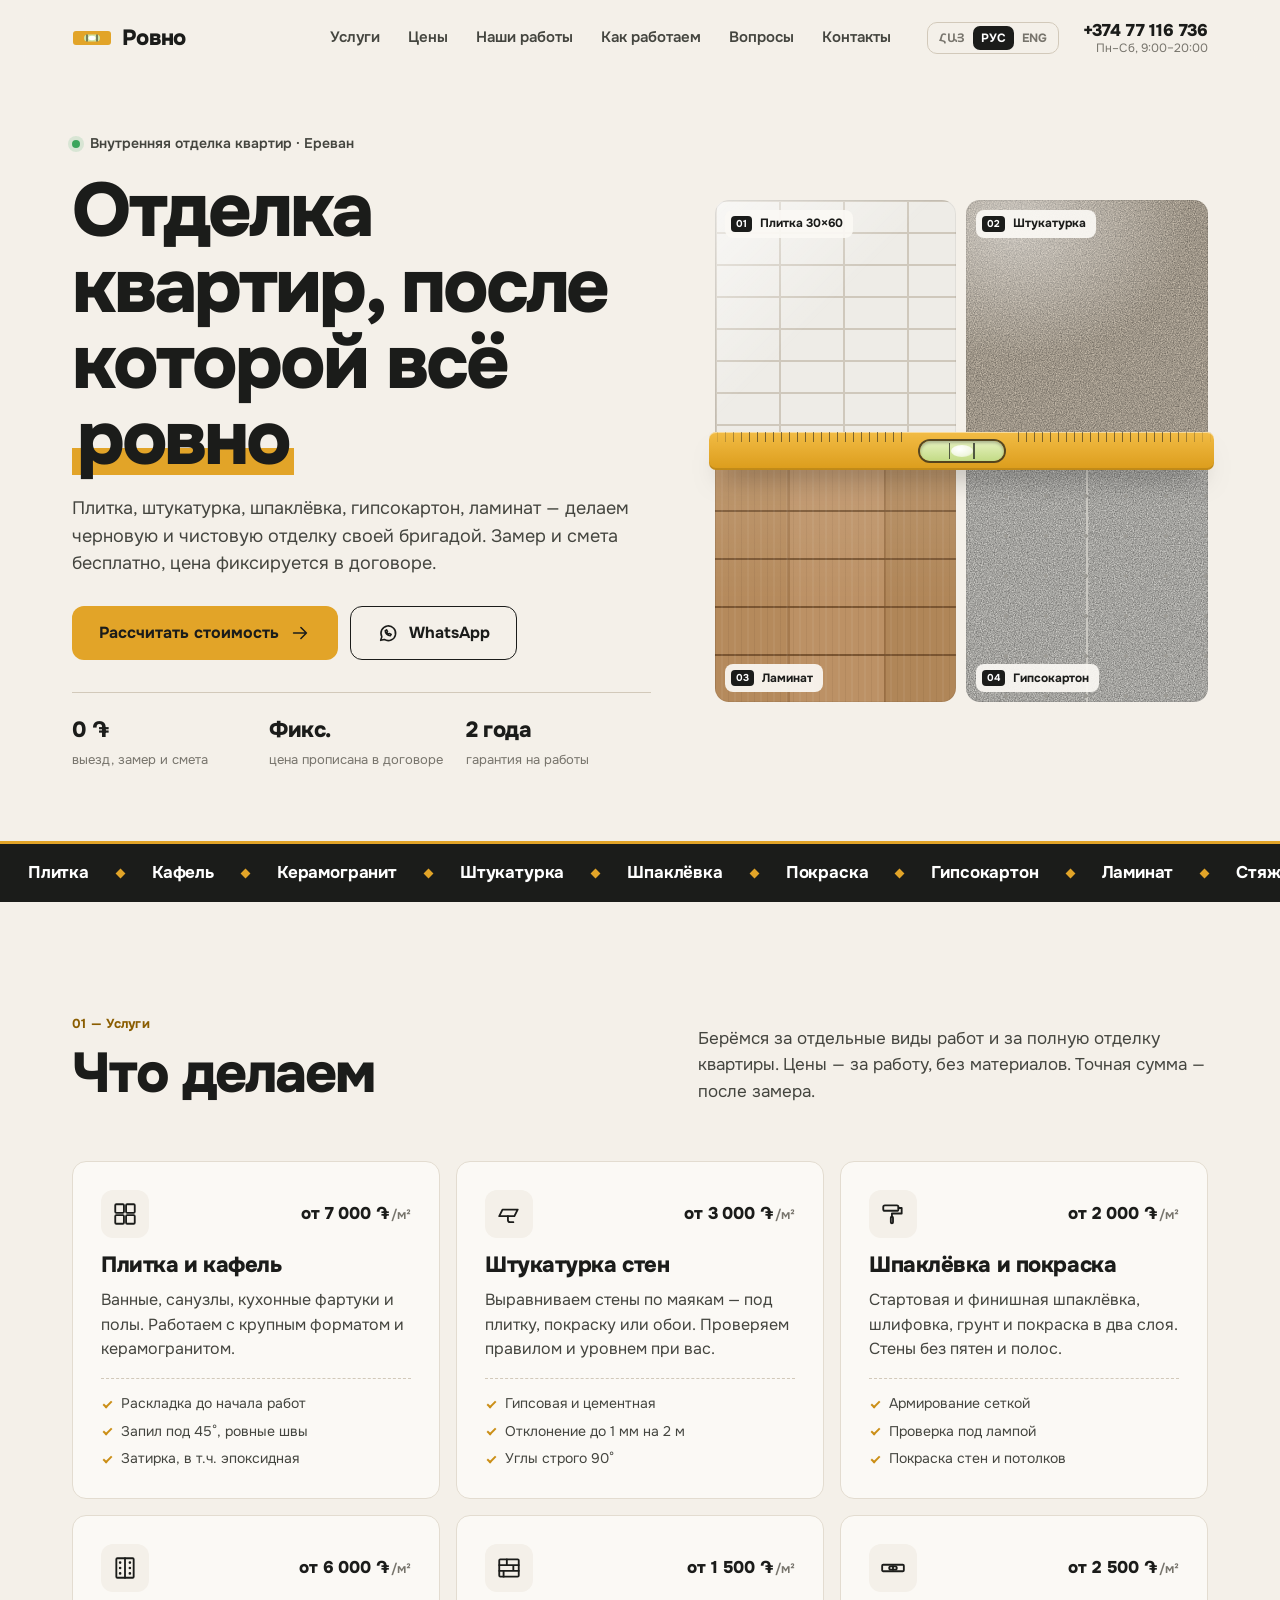
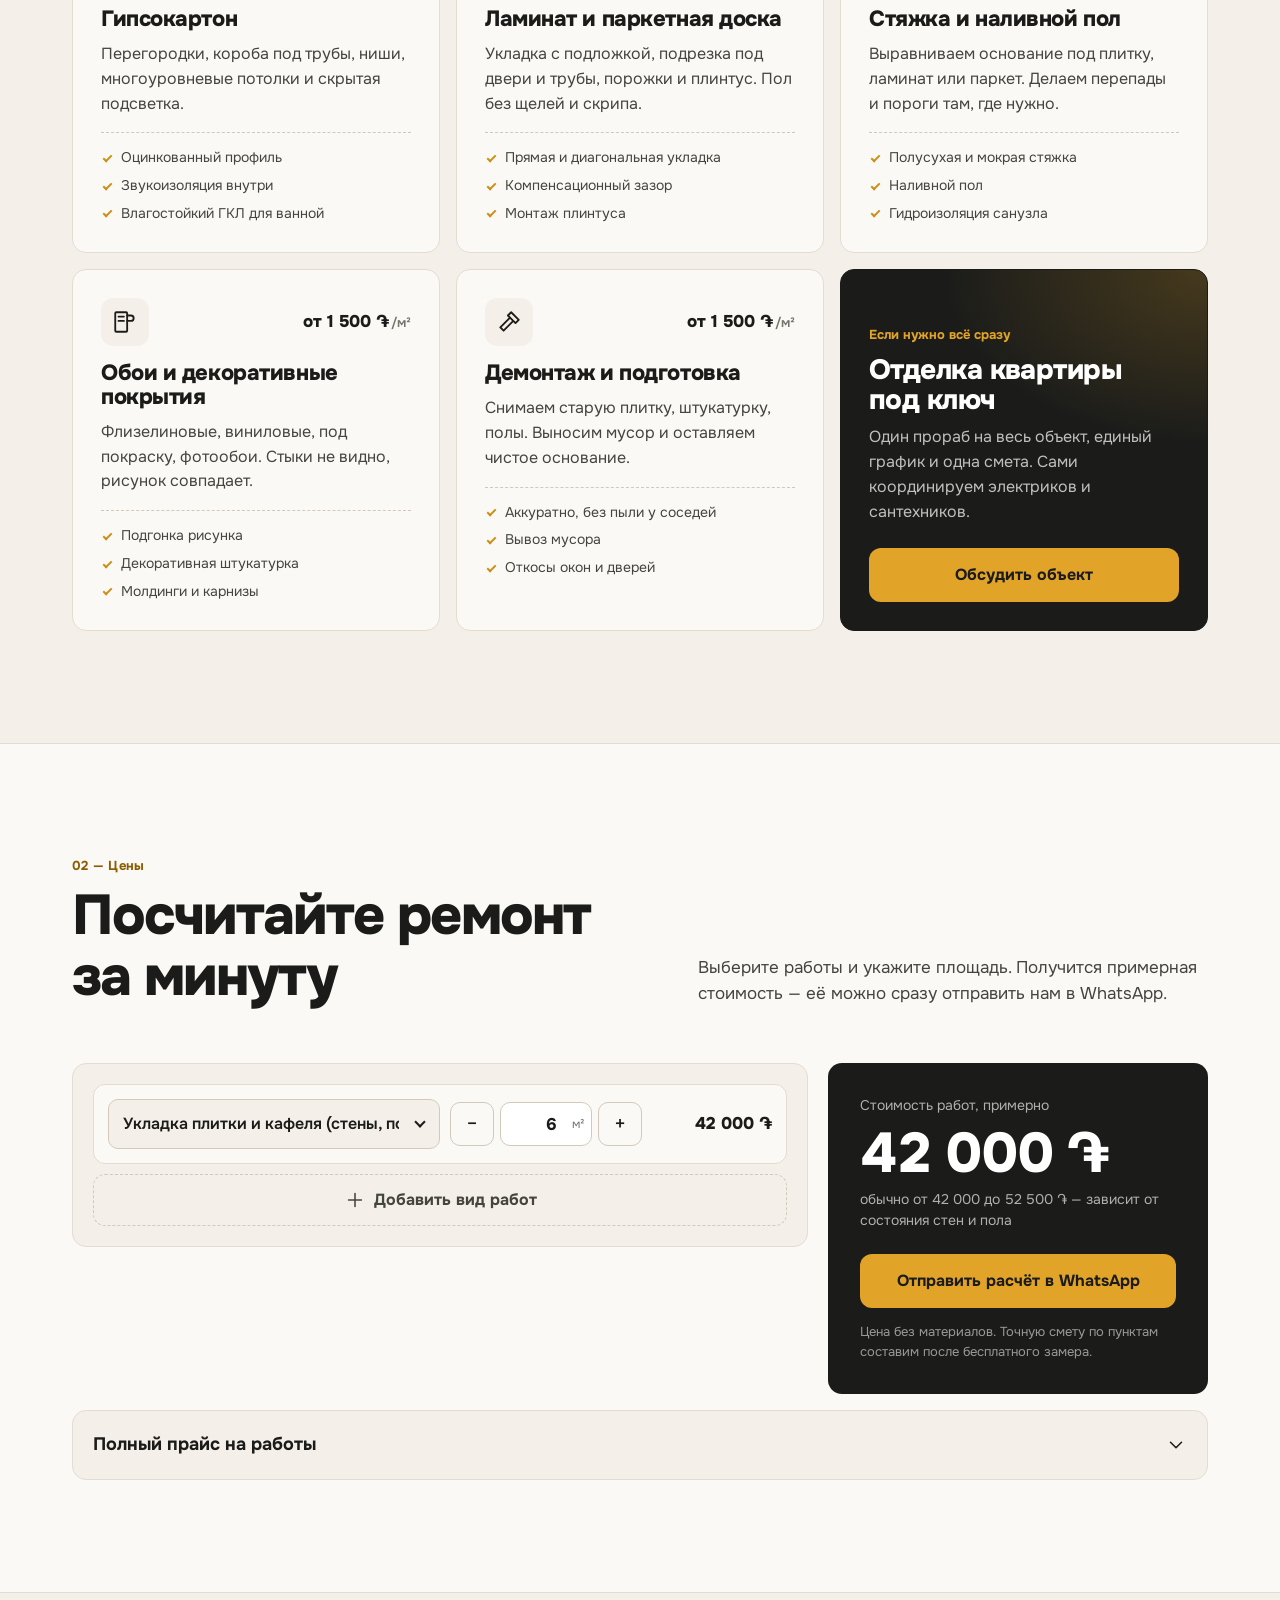
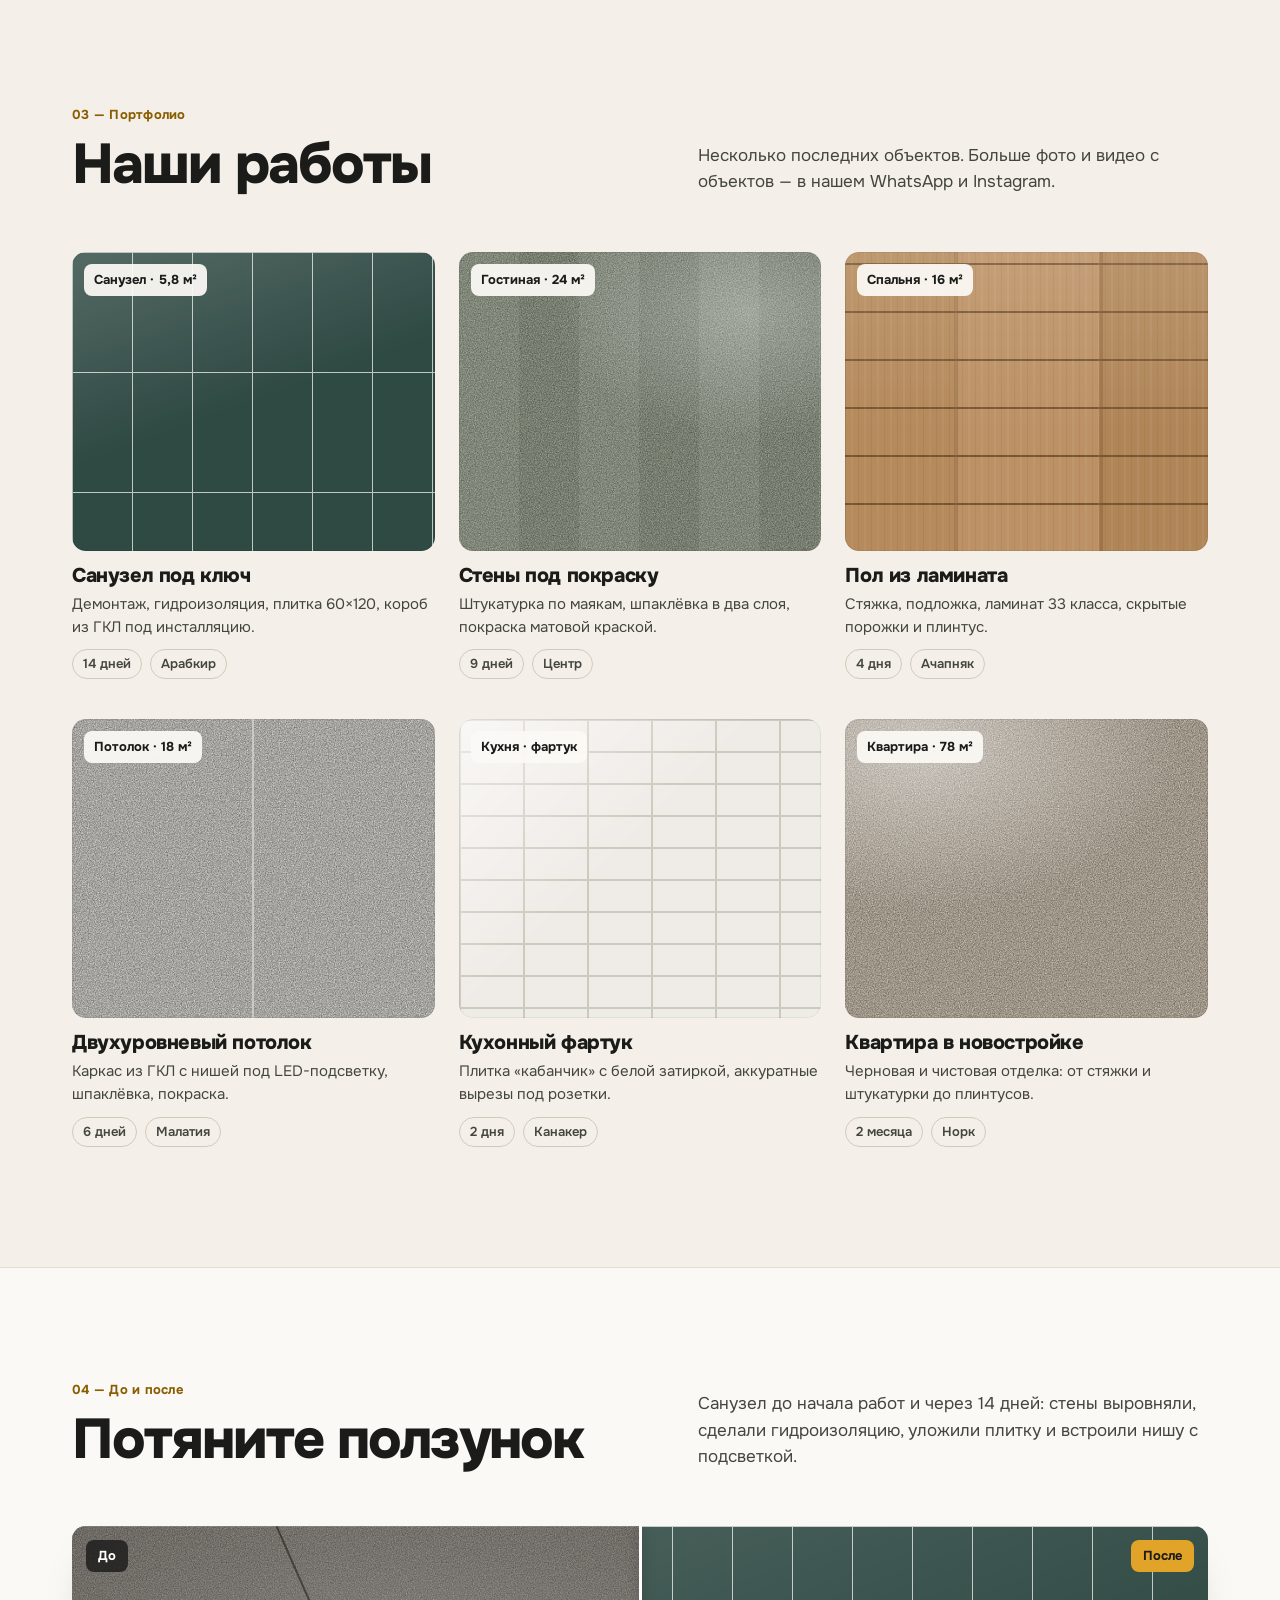
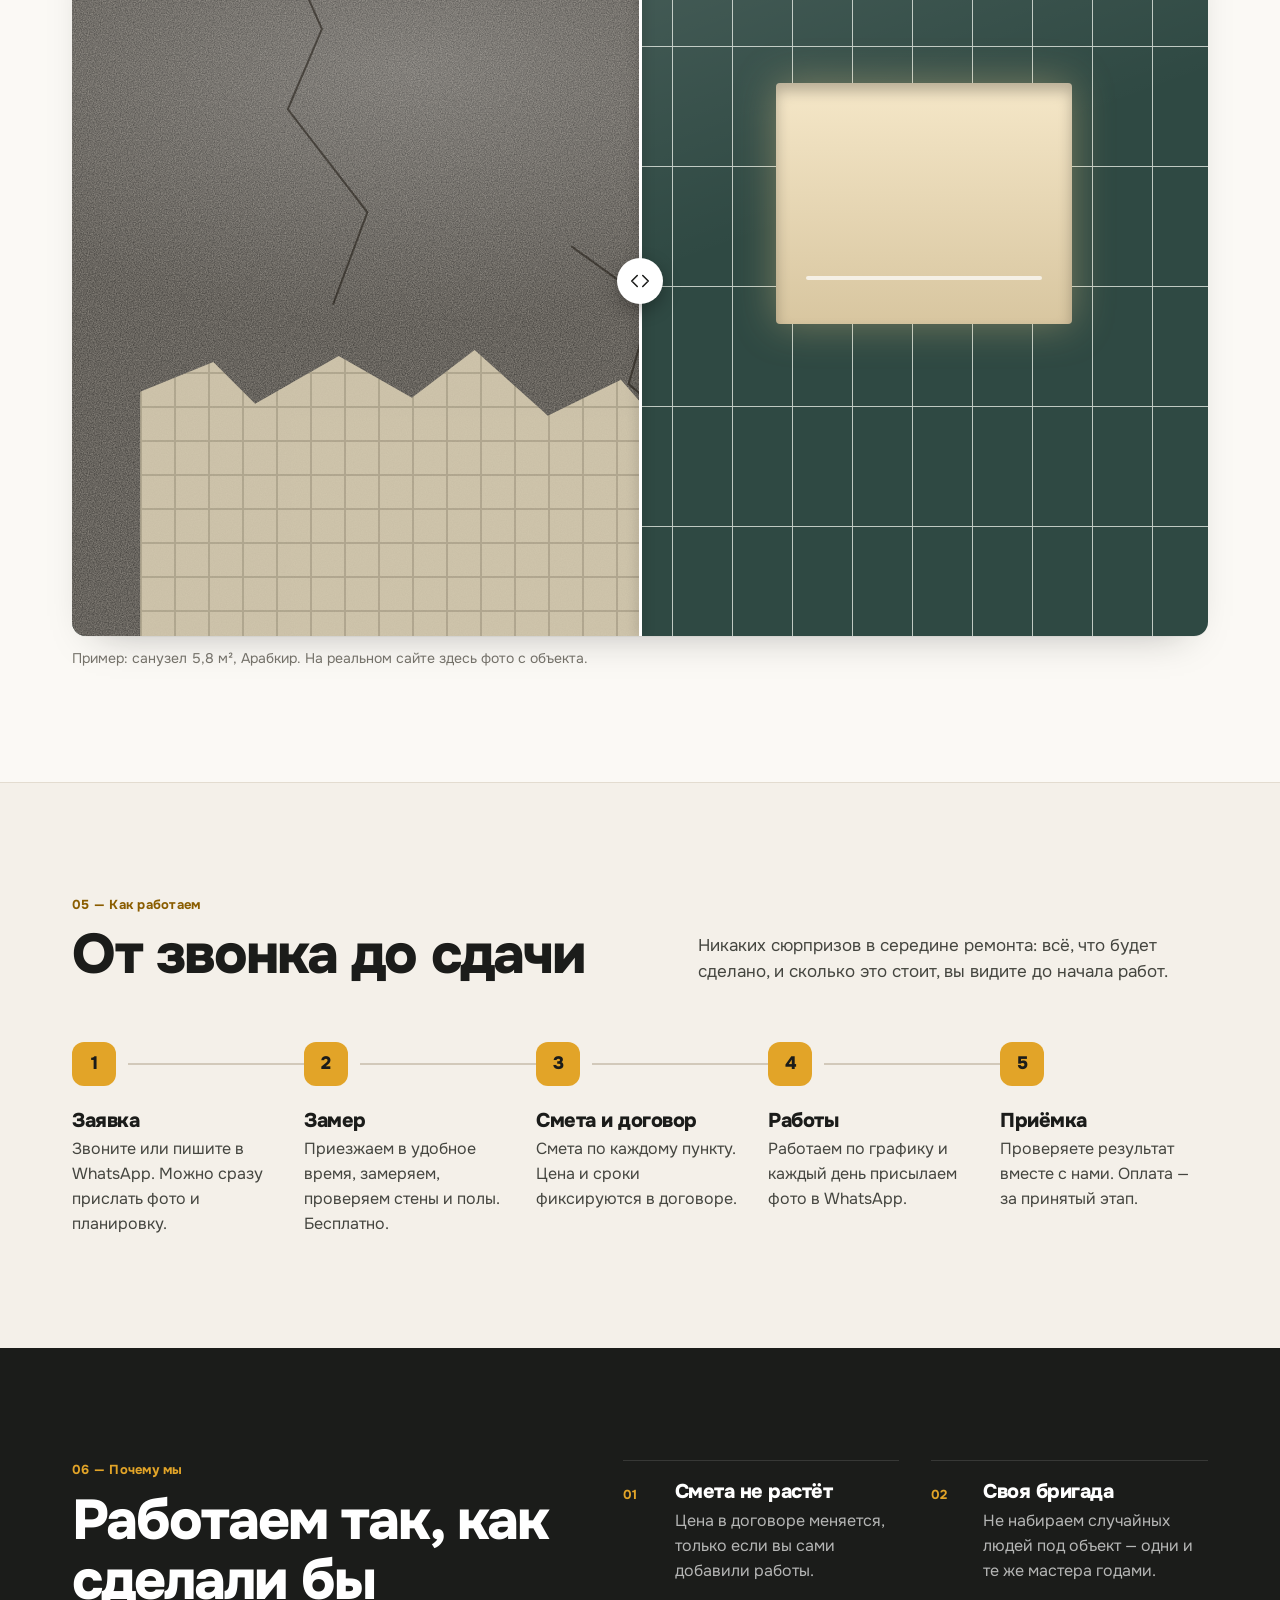
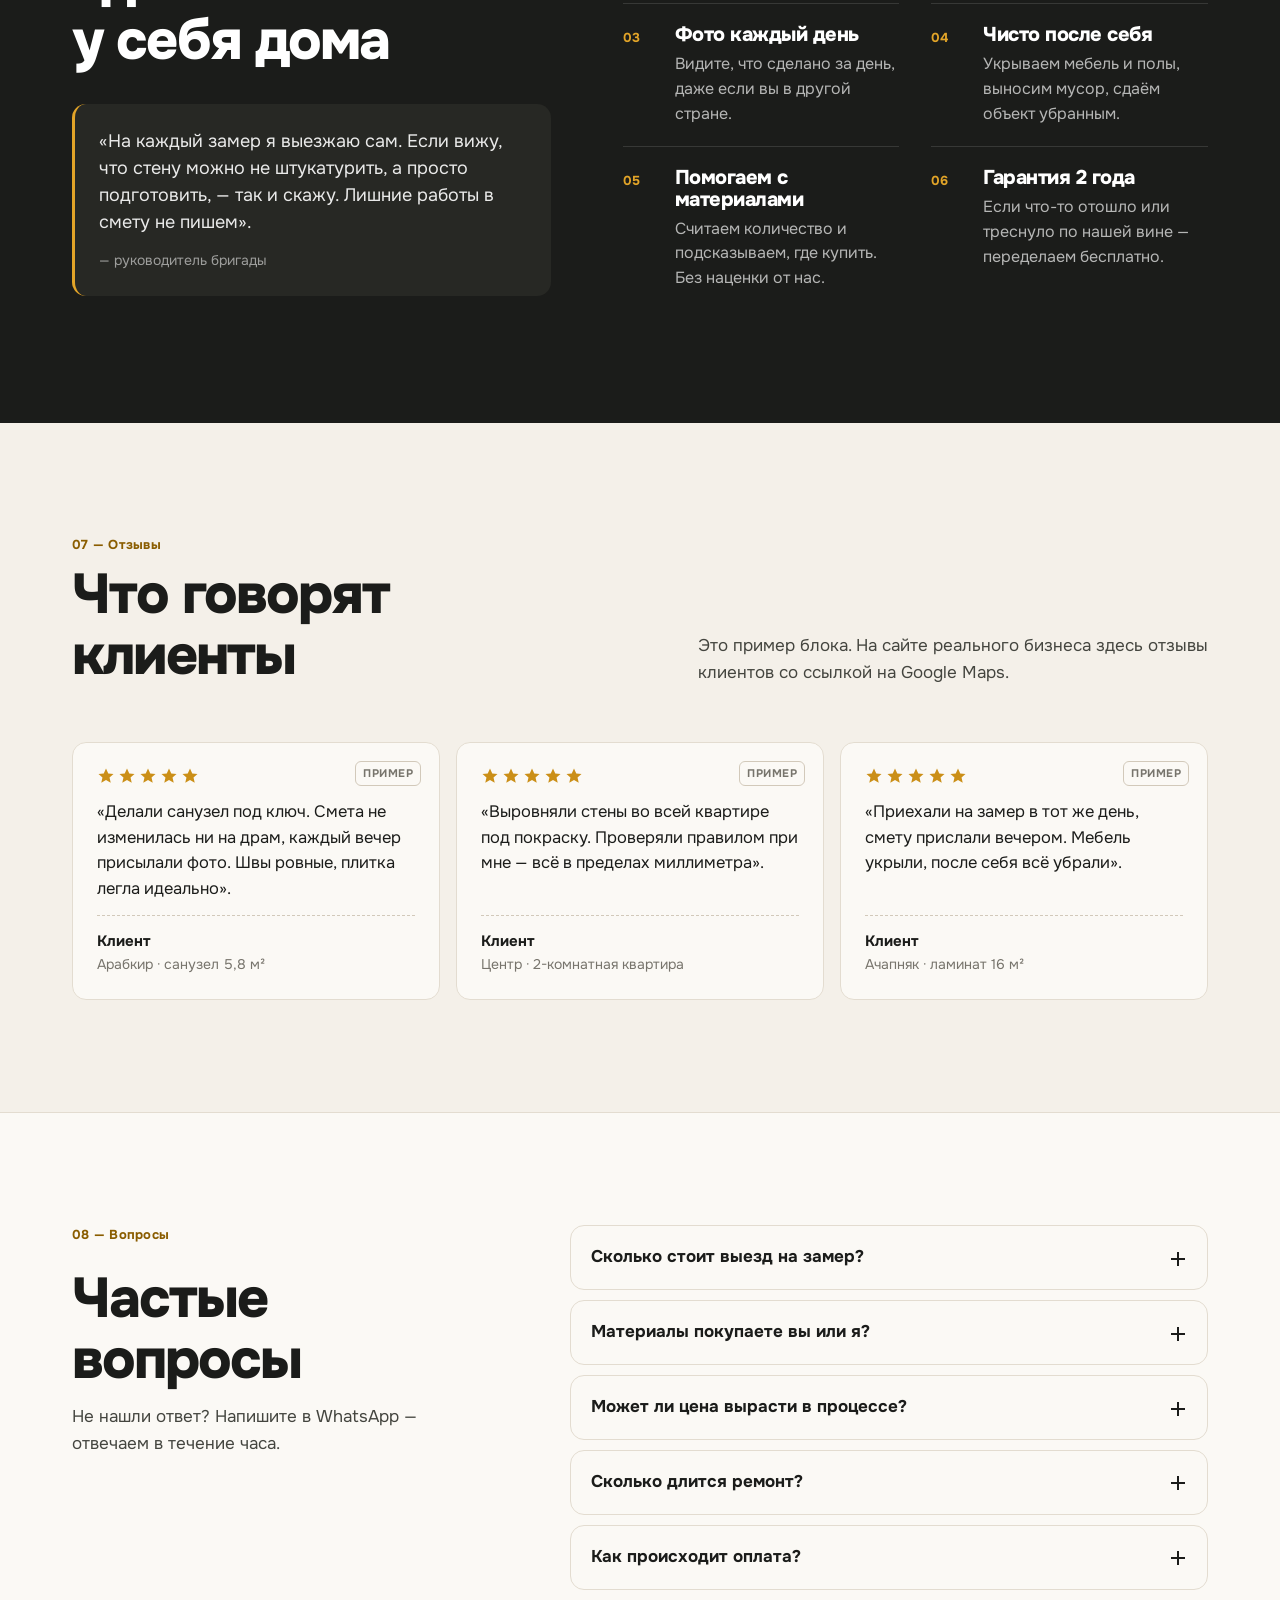
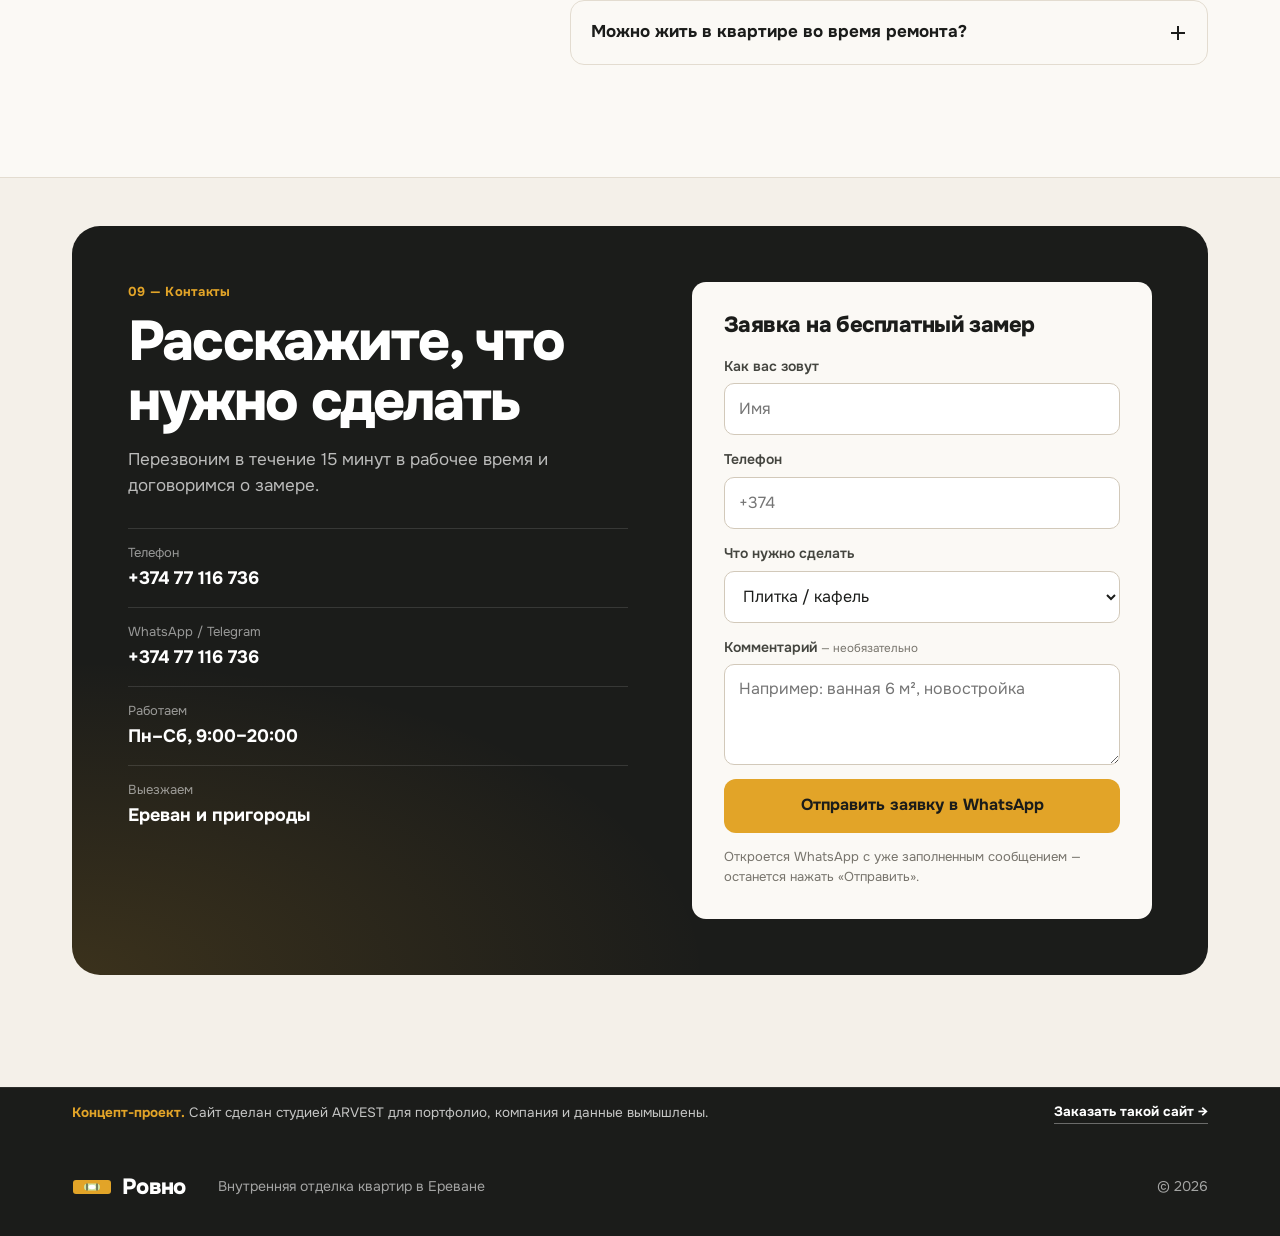
<file: works/renovation/ru/index.html>
<!doctype html>
<html lang="ru">
<head>
  <meta charset="utf-8">
  <meta name="viewport" content="width=device-width, initial-scale=1, viewport-fit=cover">
  <title>Ровно — отделка и ремонт квартир в Ереване</title>
  <meta name="description" content="Внутренняя отделка квартир в Ереване: укладка плитки и кафеля, штукатурка, шпаклёвка, гипсокартон, ламинат, стяжка. Бесплатный замер, смета по пунктам, фиксированная цена в договоре.">
  <meta name="theme-color" content="#1B1C1A">
  <meta property="og:title" content="Ровно — отделка квартир в Ереване">
  <meta property="og:description" content="Плитка, штукатурка, шпаклёвка, гипсокартон, ламинат. Бесплатный замер и смета, калькулятор стоимости.">
  <meta property="og:type" content="website">
  <meta property="og:url" content="https://razners.github.io/works/renovation/ru/">
  <meta property="og:locale" content="ru_RU">
  <meta property="og:image" content="https://razners.github.io/works/renovation/ru/og.png">
  <meta property="og:image:width" content="1200">
  <meta property="og:image:height" content="630">
  <meta name="twitter:card" content="summary_large_image">
  <link rel="canonical" href="https://razners.github.io/works/renovation/ru/">
  <link rel="alternate" hreflang="hy" href="https://razners.github.io/works/renovation/">
  <link rel="alternate" hreflang="ru" href="https://razners.github.io/works/renovation/ru/">
  <link rel="alternate" hreflang="en" href="https://razners.github.io/works/renovation/en/">
  <link rel="alternate" hreflang="x-default" href="https://razners.github.io/works/renovation/">
  <link rel="icon" href="../favicon.svg" type="image/svg+xml">
  <link rel="preconnect" href="https://fonts.googleapis.com">
  <link rel="preconnect" href="https://fonts.gstatic.com" crossorigin>
  <link href="https://fonts.googleapis.com/css2?family=Onest:wght@400;500;600;700;800&display=swap" rel="stylesheet">
  <link href="https://fonts.googleapis.com/css2?family=Noto+Sans+Armenian:wght@700&text=%D5%80%D4%B1%D5%85&display=swap" rel="stylesheet">
  <link rel="stylesheet" href="../css/style.css">

  <!-- Данные для Google. Замените телефон и адрес на свои. -->
  <script type="application/ld+json">
  {
    "@context": "https://schema.org",
    "@type": "HomeAndConstructionBusiness",
    "name": "Ровно — отделка квартир",
    "telephone": "+37477116736",
    "areaServed": "Ереван",
    "address": { "@type": "PostalAddress", "addressLocality": "Ереван", "addressCountry": "AM" },
    "openingHours": "Mo-Sa 09:00-20:00",
    "priceRange": "֏֏"
  }
  </script>
</head>
<body>

<!-- ============ ШАПКА ============ -->
<header class="header">
  <div class="container header__row">
    <a class="logo" href="#top" aria-label="Ровно — на главную">
      <svg class="logo__mark" viewBox="0 0 40 20" aria-hidden="true">
        <rect x="1" y="3" width="38" height="14" rx="3" fill="#E2A428"/>
        <rect x="12" y="6.5" width="16" height="7" rx="3.5" fill="#CFE3A3"/>
        <ellipse cx="20" cy="10" rx="3.6" ry="2.2" fill="#fff"/>
        <path d="M15 6.5v7M25 6.5v7" stroke="#1B1C1A" stroke-width="1"/>
      </svg>
      <span>Ровно</span>
    </a>

    <nav class="nav" id="nav" aria-label="Основное меню">
      <a href="#services">Услуги</a>
      <a href="#calc">Цены</a>
      <a href="#works">Наши работы</a>
      <a href="#process">Как работаем</a>
      <a href="#faq">Вопросы</a>
      <a href="#contacts">Контакты</a>
      <div class="nav__mobile-extra">
        <a class="btn btn--primary btn--block" href="tel:+37477116736">Позвонить: +374 77 116 736</a>
        <a class="btn btn--ghost btn--block" href="https://wa.me/37477116736" target="_blank" rel="noopener">Написать в WhatsApp</a>
      </div>
    </nav>

    <div class="lang" aria-label="Язык">
      <a href="../" hreflang="hy" lang="hy" data-lang>ՀԱՅ</a>
      <span class="is-active">РУС</span>
      <a href="../en/" hreflang="en" lang="en" data-lang>ENG</a>
    </div>

    <a class="header__phone" href="tel:+37477116736">
      <span class="header__phone-num">+374 77 116 736</span>
      <span class="header__phone-note">Пн–Сб, 9:00–20:00</span>
    </a>

    <button class="burger" type="button" aria-label="Открыть меню" aria-expanded="false" aria-controls="nav">
      <span></span><span></span>
    </button>
  </div>
</header>

<main id="top">

  <!-- ============ ПЕРВЫЙ ЭКРАН ============ -->
  <section class="hero">
    <div class="container hero__grid">
      <div class="hero__text">
        <p class="eyebrow"><span class="dot"></span>Внутренняя отделка квартир · Ереван</p>
        <h1>Отделка квартир, после которой всё <em>ровно</em></h1>
        <p class="lead">Плитка, штукатурка, шпаклёвка, гипсокартон, ламинат — делаем черновую и&nbsp;чистовую отделку своей бригадой. Замер и смета бесплатно, цена фиксируется в&nbsp;договоре.</p>
        <div class="hero__cta">
          <a class="btn btn--primary" href="#calc">
            Рассчитать стоимость
            <svg viewBox="0 0 24 24" class="i" aria-hidden="true"><path d="M5 12h14M13 6l6 6-6 6"/></svg>
          </a>
          <a class="btn btn--ghost" href="https://wa.me/37477116736" target="_blank" rel="noopener">
            <svg viewBox="0 0 24 24" class="i" aria-hidden="true"><path d="M4 20l1.3-3.9A8 8 0 1 1 8 19z"/><path d="M9 9.5c0 3 2.5 5.5 5.5 5.5l1-1.5-2-1-1 .8a4 4 0 0 1-1.8-1.8l.8-1-1-2z"/></svg>
            WhatsApp
          </a>
        </div>
        <ul class="hero__facts">
          <li><b>0 ֏</b><span>выезд, замер и&nbsp;смета</span></li>
          <li><b>Фикс.</b><span>цена прописана в&nbsp;договоре</span></li>
          <li><b>2 года</b><span>гарантия на&nbsp;работы</span></li>
        </ul>
      </div>

      <div class="hero__board" aria-hidden="true">
        <div class="swatch tex-tile"><span class="swatch__label"><i>01</i>Плитка 30×60</span></div>
        <div class="swatch tex-plaster"><span class="swatch__label"><i>02</i>Штукатурка</span></div>
        <div class="swatch tex-wood"><span class="swatch__label"><i>03</i>Ламинат</span></div>
        <div class="swatch tex-drywall"><span class="swatch__label"><i>04</i>Гипсокартон</span></div>
        <div class="level">
          <span class="level__ticks"></span>
          <span class="level__vial"><span class="level__bubble"></span></span>
          <span class="level__ticks level__ticks--r"></span>
        </div>
      </div>
    </div>

    <div class="ticker" aria-hidden="true">
      <div class="ticker__track">
        <span>Плитка</span><span>Кафель</span><span>Керамогранит</span><span>Штукатурка</span><span>Шпаклёвка</span><span>Покраска</span><span>Гипсокартон</span><span>Ламинат</span><span>Стяжка</span><span>Обои</span><span>Откосы</span><span>Демонтаж</span>
        <span>Плитка</span><span>Кафель</span><span>Керамогранит</span><span>Штукатурка</span><span>Шпаклёвка</span><span>Покраска</span><span>Гипсокартон</span><span>Ламинат</span><span>Стяжка</span><span>Обои</span><span>Откосы</span><span>Демонтаж</span>
      </div>
    </div>
  </section>

  <!-- ============ УСЛУГИ ============ -->
  <section class="section" id="services">
    <div class="container">
      <div class="sec-head reveal">
        <div>
          <p class="sec-head__num">01 — Услуги</p>
          <h2>Что делаем</h2>
        </div>
        <p class="sec-head__text">Берёмся за отдельные виды работ и за полную отделку квартиры. Цены — за работу, без материалов. Точная сумма — после замера.</p>
      </div>

      <div class="services">
        <article class="svc reveal">
          <div class="svc__top">
            <span class="svc__icon"><svg viewBox="0 0 24 24" class="i" aria-hidden="true"><rect x="3" y="3" width="8" height="8" rx="1"/><rect x="13" y="3" width="8" height="8" rx="1"/><rect x="3" y="13" width="8" height="8" rx="1"/><rect x="13" y="13" width="8" height="8" rx="1"/></svg></span>
            <span class="svc__price">от 7 000 ֏<small>/м²</small></span>
          </div>
          <h3>Плитка и кафель</h3>
          <p>Ванные, санузлы, кухонные фартуки и полы. Работаем с крупным форматом и керамогранитом.</p>
          <ul class="svc__list"><li>Раскладка до начала работ</li><li>Запил под 45°, ровные швы</li><li>Затирка, в т.ч. эпоксидная</li></ul>
        </article>

        <article class="svc reveal">
          <div class="svc__top">
            <span class="svc__icon"><svg viewBox="0 0 24 24" class="i" aria-hidden="true"><path d="M3 14h14l3-6H6z"/><path d="M11 14v3.5a2 2 0 0 0 2 2h3"/></svg></span>
            <span class="svc__price">от 3 000 ֏<small>/м²</small></span>
          </div>
          <h3>Штукатурка стен</h3>
          <p>Выравниваем стены по маякам — под плитку, покраску или обои. Проверяем правилом и уровнем при вас.</p>
          <ul class="svc__list"><li>Гипсовая и цементная</li><li>Отклонение до 1 мм на 2 м</li><li>Углы строго 90°</li></ul>
        </article>

        <article class="svc reveal">
          <div class="svc__top">
            <span class="svc__icon"><svg viewBox="0 0 24 24" class="i" aria-hidden="true"><rect x="3" y="4" width="14" height="5" rx="1.5"/><path d="M17 6.5h3v5h-9v3"/><rect x="10" y="14.5" width="2" height="6" rx="1"/></svg></span>
            <span class="svc__price">от 2 000 ֏<small>/м²</small></span>
          </div>
          <h3>Шпаклёвка и покраска</h3>
          <p>Стартовая и финишная шпаклёвка, шлифовка, грунт и покраска в два слоя. Стены без пятен и полос.</p>
          <ul class="svc__list"><li>Армирование сеткой</li><li>Проверка под лампой</li><li>Покраска стен и потолков</li></ul>
        </article>

        <article class="svc reveal">
          <div class="svc__top">
            <span class="svc__icon"><svg viewBox="0 0 24 24" class="i" aria-hidden="true"><rect x="4" y="3" width="16" height="18" rx="1"/><path d="M12 3v18"/><path d="M7.5 7h.01M16.5 7h.01M7.5 12h.01M16.5 12h.01M7.5 17h.01M16.5 17h.01" stroke-width="2.4" stroke-linecap="round"/></svg></span>
            <span class="svc__price">от 6 000 ֏<small>/м²</small></span>
          </div>
          <h3>Гипсокартон</h3>
          <p>Перегородки, короба под трубы, ниши, многоуровневые потолки и скрытая подсветка.</p>
          <ul class="svc__list"><li>Оцинкованный профиль</li><li>Звукоизоляция внутри</li><li>Влагостойкий ГКЛ для ванной</li></ul>
        </article>

        <article class="svc reveal">
          <div class="svc__top">
            <span class="svc__icon"><svg viewBox="0 0 24 24" class="i" aria-hidden="true"><rect x="3" y="4" width="18" height="16" rx="1"/><path d="M3 9.3h18M3 14.6h18M10 4v5.3M16 9.3v5.3M7 14.6V20"/></svg></span>
            <span class="svc__price">от 1 500 ֏<small>/м²</small></span>
          </div>
          <h3>Ламинат и паркетная доска</h3>
          <p>Укладка с подложкой, подрезка под двери и трубы, порожки и плинтус. Пол без щелей и скрипа.</p>
          <ul class="svc__list"><li>Прямая и диагональная укладка</li><li>Компенсационный зазор</li><li>Монтаж плинтуса</li></ul>
        </article>

        <article class="svc reveal">
          <div class="svc__top">
            <span class="svc__icon"><svg viewBox="0 0 24 24" class="i" aria-hidden="true"><rect x="2" y="9" width="20" height="6" rx="1"/><rect x="8.5" y="10.5" width="7" height="3" rx="1.5"/><path d="M12 10.5v3"/></svg></span>
            <span class="svc__price">от 2 500 ֏<small>/м²</small></span>
          </div>
          <h3>Стяжка и наливной пол</h3>
          <p>Выравниваем основание под плитку, ламинат или паркет. Делаем перепады и пороги там, где нужно.</p>
          <ul class="svc__list"><li>Полусухая и мокрая стяжка</li><li>Наливной пол</li><li>Гидроизоляция санузла</li></ul>
        </article>

        <article class="svc reveal">
          <div class="svc__top">
            <span class="svc__icon"><svg viewBox="0 0 24 24" class="i" aria-hidden="true"><rect x="3" y="3" width="11" height="18" rx="1"/><path d="M14 6h3.5a2.5 2.5 0 0 1 0 5H14"/><path d="M6 7h5M6 11h5"/></svg></span>
            <span class="svc__price">от 1 500 ֏<small>/м²</small></span>
          </div>
          <h3>Обои и декоративные покрытия</h3>
          <p>Флизелиновые, виниловые, под покраску, фотообои. Стыки не видно, рисунок совпадает.</p>
          <ul class="svc__list"><li>Подгонка рисунка</li><li>Декоративная штукатурка</li><li>Молдинги и карнизы</li></ul>
        </article>

        <article class="svc reveal">
          <div class="svc__top">
            <span class="svc__icon"><svg viewBox="0 0 24 24" class="i" aria-hidden="true"><path d="M14 3l7 7-3 3-7-7z"/><path d="M12.5 8.5L4 17l3 3 8.5-8.5"/></svg></span>
            <span class="svc__price">от 1 500 ֏<small>/м²</small></span>
          </div>
          <h3>Демонтаж и подготовка</h3>
          <p>Снимаем старую плитку, штукатурку, полы. Выносим мусор и оставляем чистое основание.</p>
          <ul class="svc__list"><li>Аккуратно, без пыли у соседей</li><li>Вывоз мусора</li><li>Откосы окон и дверей</li></ul>
        </article>

        <article class="svc svc--dark reveal">
          <p class="svc__kicker">Если нужно всё сразу</p>
          <h3>Отделка квартиры под&nbsp;ключ</h3>
          <p>Один прораб на весь объект, единый график и одна смета. Сами координируем электриков и сантехников.</p>
          <a class="btn btn--primary btn--block" href="#contacts">Обсудить объект</a>
        </article>
      </div>
    </div>
  </section>

  <!-- ============ КАЛЬКУЛЯТОР + ПРАЙС ============ -->
  <section class="section section--paper" id="calc">
    <div class="container">
      <div class="sec-head reveal">
        <div>
          <p class="sec-head__num">02 — Цены</p>
          <h2>Посчитайте ремонт за минуту</h2>
        </div>
        <p class="sec-head__text">Выберите работы и укажите площадь. Получится примерная стоимость — её можно сразу отправить нам в WhatsApp.</p>
      </div>

      <div class="calc reveal">
        <div class="calc__form">
          <div class="calc__rows" id="calcRows"></div>
          <button class="calc__add" type="button" id="calcAdd">
            <svg viewBox="0 0 24 24" class="i" aria-hidden="true"><path d="M12 5v14M5 12h14"/></svg>
            Добавить вид работ
          </button>
        </div>

        <aside class="calc__result" aria-live="polite">
          <p class="calc__label">Стоимость работ, примерно</p>
          <p class="calc__total"><span id="calcTotal">0</span> ֏</p>
          <p class="calc__range" id="calcRange">&nbsp;</p>
          <a class="btn btn--primary btn--block" id="calcSend" href="https://wa.me/37477116736" target="_blank" rel="noopener">Отправить расчёт в WhatsApp</a>
          <p class="calc__note">Цена без материалов. Точную смету по пунктам составим после бесплатного замера.</p>
        </aside>
      </div>

      <!-- Прайс. Калькулятор берёт цены прямо из этой таблицы:
           меняете цифру здесь — меняется и в калькуляторе. -->
      <details class="pricelist reveal">
        <summary>
          <span>Полный прайс на работы</span>
          <svg viewBox="0 0 24 24" class="i" aria-hidden="true"><path d="M6 9l6 6 6-6"/></svg>
        </summary>
        <table id="priceTable">
          <tbody>
            <tr><td>Укладка плитки и кафеля (стены, пол)</td><td>от 7 000 ֏/м²</td></tr>
            <tr><td>Укладка крупноформатной плитки 60×120</td><td>от 9 000 ֏/м²</td></tr>
            <tr><td>Кухонный фартук из плитки</td><td>от 8 000 ֏/м²</td></tr>
            <tr><td>Штукатурка стен по маякам</td><td>от 3 000 ֏/м²</td></tr>
            <tr><td>Шпаклёвка под покраску (2 слоя)</td><td>от 2 000 ֏/м²</td></tr>
            <tr><td>Покраска стен и потолков (2 слоя)</td><td>от 1 200 ֏/м²</td></tr>
            <tr><td>Перегородка из гипсокартона</td><td>от 6 000 ֏/м²</td></tr>
            <tr><td>Потолок из гипсокартона</td><td>от 6 500 ֏/м²</td></tr>
            <tr><td>Укладка ламината с подложкой</td><td>от 1 500 ֏/м²</td></tr>
            <tr><td>Стяжка пола</td><td>от 2 500 ֏/м²</td></tr>
            <tr><td>Поклейка обоев</td><td>от 1 500 ֏/м²</td></tr>
            <tr><td>Демонтаж старой плитки</td><td>от 1 500 ֏/м²</td></tr>
            <tr><td>Откосы окон и дверей</td><td>от 3 000 ֏/пог. м</td></tr>
          </tbody>
        </table>
      </details>
    </div>
  </section>

  <!-- ============ РАБОТЫ ============ -->
  <section class="section" id="works">
    <div class="container">
      <div class="sec-head reveal">
        <div>
          <p class="sec-head__num">03 — Портфолио</p>
          <h2>Наши работы</h2>
        </div>
        <p class="sec-head__text">Несколько последних объектов. Больше фото и видео с объектов — в нашем WhatsApp и Instagram.</p>
      </div>
    </div>

    <div class="works">
      <article class="work reveal">
        <div class="work__media tex-tile-dark"><span class="work__tag">Санузел · 5,8 м²</span></div>
        <h3>Санузел под ключ</h3>
        <p>Демонтаж, гидроизоляция, плитка 60×120, короб из ГКЛ под инсталляцию.</p>
        <p class="work__meta"><span>14 дней</span><span>Арабкир</span></p>
      </article>
      <article class="work reveal">
        <div class="work__media tex-paint"><span class="work__tag">Гостиная · 24 м²</span></div>
        <h3>Стены под покраску</h3>
        <p>Штукатурка по маякам, шпаклёвка в два слоя, покраска матовой краской.</p>
        <p class="work__meta"><span>9 дней</span><span>Центр</span></p>
      </article>
      <article class="work reveal">
        <div class="work__media tex-wood"><span class="work__tag">Спальня · 16 м²</span></div>
        <h3>Пол из ламината</h3>
        <p>Стяжка, подложка, ламинат 33 класса, скрытые порожки и плинтус.</p>
        <p class="work__meta"><span>4 дня</span><span>Ачапняк</span></p>
      </article>
      <article class="work reveal">
        <div class="work__media tex-drywall"><span class="work__tag">Потолок · 18 м²</span></div>
        <h3>Двухуровневый потолок</h3>
        <p>Каркас из ГКЛ с нишей под LED-подсветку, шпаклёвка, покраска.</p>
        <p class="work__meta"><span>6 дней</span><span>Малатия</span></p>
      </article>
      <article class="work reveal">
        <div class="work__media tex-tile"><span class="work__tag">Кухня · фартук</span></div>
        <h3>Кухонный фартук</h3>
        <p>Плитка «кабанчик» с белой затиркой, аккуратные вырезы под розетки.</p>
        <p class="work__meta"><span>2 дня</span><span>Канакер</span></p>
      </article>
      <article class="work reveal">
        <div class="work__media tex-plaster"><span class="work__tag">Квартира · 78 м²</span></div>
        <h3>Квартира в новостройке</h3>
        <p>Черновая и чистовая отделка: от стяжки и штукатурки до плинтусов.</p>
        <p class="work__meta"><span>2 месяца</span><span>Норк</span></p>
      </article>
    </div>
    <p class="works__hint container">Листайте вбок →</p>
  </section>

  <!-- ============ ДО / ПОСЛЕ ============ -->
  <section class="section section--paper" id="result">
    <div class="container">
      <div class="sec-head reveal">
        <div>
          <p class="sec-head__num">04 — До и после</p>
          <h2>Потяните ползунок</h2>
        </div>
        <p class="sec-head__text">Санузел до начала работ и через 14 дней: стены выровняли, сделали гидроизоляцию, уложили плитку и встроили нишу с подсветкой.</p>
      </div>
      <figure class="reveal" style="margin:0">
        <div class="ba">
          <div class="ba__layer ba__after tex-tile-dark"><div class="ba__niche"></div><span class="ba__tag">После</span></div>
          <div class="ba__layer ba__before tex-before">
            <div class="ba__oldtile"></div>
            <svg class="ba__cracks" viewBox="0 0 100 62" preserveAspectRatio="none" aria-hidden="true"><path d="M18 0 L22 9 L19 16 L26 25 L23 33"/><path d="M71 6 L66 15 L72 24 L68 32 L75 41"/><path d="M44 28 L51 33 L49 40 L55 45"/></svg>
            <span class="ba__tag">До</span>
          </div>
          <input class="ba__range" type="range" min="0" max="100" value="50" aria-label="Сравнить: до и после ремонта">
          <div class="ba__line"><span class="ba__knob"><svg class="i" viewBox="0 0 24 24" aria-hidden="true"><path d="M9 6l-6 6 6 6M15 6l6 6-6 6"/></svg></span></div>
        </div>
        <figcaption class="ba__cap">Пример: санузел 5,8 м², Арабкир. На реальном сайте здесь фото с объекта.</figcaption>
      </figure>
    </div>
  </section>

  <!-- ============ ПРОЦЕСС ============ -->
  <section class="section" id="process">
    <div class="container">
      <div class="sec-head reveal">
        <div>
          <p class="sec-head__num">05 — Как работаем</p>
          <h2>От звонка до&nbsp;сдачи</h2>
        </div>
        <p class="sec-head__text">Никаких сюрпризов в середине ремонта: всё, что будет сделано, и сколько это стоит, вы видите до начала работ.</p>
      </div>

      <ol class="steps">
        <li class="step reveal"><span class="step__n">1</span><h3>Заявка</h3><p>Звоните или пишите в WhatsApp. Можно сразу прислать фото и планировку.</p></li>
        <li class="step reveal"><span class="step__n">2</span><h3>Замер</h3><p>Приезжаем в удобное время, замеряем, проверяем стены и полы. Бесплатно.</p></li>
        <li class="step reveal"><span class="step__n">3</span><h3>Смета и договор</h3><p>Смета по каждому пункту. Цена и сроки фиксируются в договоре.</p></li>
        <li class="step reveal"><span class="step__n">4</span><h3>Работы</h3><p>Работаем по графику и каждый день присылаем фото в WhatsApp.</p></li>
        <li class="step reveal"><span class="step__n">5</span><h3>Приёмка</h3><p>Проверяете результат вместе с нами. Оплата — за принятый этап.</p></li>
      </ol>
    </div>
  </section>

  <!-- ============ ПОЧЕМУ МЫ ============ -->
  <section class="section section--dark" id="why">
    <div class="container why">
      <div class="why__intro reveal">
        <p class="sec-head__num">06 — Почему мы</p>
        <h2>Работаем так, как сделали бы у&nbsp;себя дома</h2>
        <blockquote class="why__quote">
          <p>«На каждый замер я выезжаю сам. Если вижу, что стену можно не штукатурить, а&nbsp;просто подготовить, — так и скажу. Лишние работы в смету не пишем».</p>
          <footer>— руководитель бригады</footer>
        </blockquote>
      </div>

      <ul class="why__list">
        <li class="reveal"><span>01</span><div><h3>Смета не растёт</h3><p>Цена в договоре меняется, только если вы сами добавили работы.</p></div></li>
        <li class="reveal"><span>02</span><div><h3>Своя бригада</h3><p>Не набираем случайных людей под объект — одни и те же мастера годами.</p></div></li>
        <li class="reveal"><span>03</span><div><h3>Фото каждый день</h3><p>Видите, что сделано за день, даже если вы в другой стране.</p></div></li>
        <li class="reveal"><span>04</span><div><h3>Чисто после себя</h3><p>Укрываем мебель и полы, выносим мусор, сдаём объект убранным.</p></div></li>
        <li class="reveal"><span>05</span><div><h3>Помогаем с материалами</h3><p>Считаем количество и подсказываем, где купить. Без наценки от нас.</p></div></li>
        <li class="reveal"><span>06</span><div><h3>Гарантия 2 года</h3><p>Если что-то отошло или треснуло по нашей вине — переделаем бесплатно.</p></div></li>
      </ul>
    </div>
  </section>

  <!-- ============ ОТЗЫВЫ ============ -->
  <section class="section" id="reviews">
    <div class="container">
      <div class="sec-head reveal">
        <div>
          <p class="sec-head__num">07 — Отзывы</p>
          <h2>Что говорят клиенты</h2>
        </div>
        <p class="sec-head__text">Это пример блока. На сайте реального бизнеса здесь отзывы клиентов со ссылкой на Google Maps.</p>
      </div>
      <div class="reviews">
        <figure class="review reveal" style="margin:0">
          <span class="review__tag">Пример</span>
          <div class="review__stars" aria-label="5 из 5"><svg class="i" viewBox="0 0 24 24"><path d="M12 2l3 6.6 7 .7-5.3 4.7 1.6 7L12 17.3 5.7 21l1.6-7L2 9.3l7-.7z"/></svg><svg class="i" viewBox="0 0 24 24"><path d="M12 2l3 6.6 7 .7-5.3 4.7 1.6 7L12 17.3 5.7 21l1.6-7L2 9.3l7-.7z"/></svg><svg class="i" viewBox="0 0 24 24"><path d="M12 2l3 6.6 7 .7-5.3 4.7 1.6 7L12 17.3 5.7 21l1.6-7L2 9.3l7-.7z"/></svg><svg class="i" viewBox="0 0 24 24"><path d="M12 2l3 6.6 7 .7-5.3 4.7 1.6 7L12 17.3 5.7 21l1.6-7L2 9.3l7-.7z"/></svg><svg class="i" viewBox="0 0 24 24"><path d="M12 2l3 6.6 7 .7-5.3 4.7 1.6 7L12 17.3 5.7 21l1.6-7L2 9.3l7-.7z"/></svg></div>
          <blockquote>«Делали санузел под ключ. Смета не изменилась ни на драм, каждый вечер присылали фото. Швы ровные, плитка легла идеально».</blockquote>
          <figcaption class="review__who"><b>Клиент</b>Арабкир · санузел 5,8 м²</figcaption>
        </figure>
        <figure class="review reveal" style="margin:0">
          <span class="review__tag">Пример</span>
          <div class="review__stars" aria-label="5 из 5"><svg class="i" viewBox="0 0 24 24"><path d="M12 2l3 6.6 7 .7-5.3 4.7 1.6 7L12 17.3 5.7 21l1.6-7L2 9.3l7-.7z"/></svg><svg class="i" viewBox="0 0 24 24"><path d="M12 2l3 6.6 7 .7-5.3 4.7 1.6 7L12 17.3 5.7 21l1.6-7L2 9.3l7-.7z"/></svg><svg class="i" viewBox="0 0 24 24"><path d="M12 2l3 6.6 7 .7-5.3 4.7 1.6 7L12 17.3 5.7 21l1.6-7L2 9.3l7-.7z"/></svg><svg class="i" viewBox="0 0 24 24"><path d="M12 2l3 6.6 7 .7-5.3 4.7 1.6 7L12 17.3 5.7 21l1.6-7L2 9.3l7-.7z"/></svg><svg class="i" viewBox="0 0 24 24"><path d="M12 2l3 6.6 7 .7-5.3 4.7 1.6 7L12 17.3 5.7 21l1.6-7L2 9.3l7-.7z"/></svg></div>
          <blockquote>«Выровняли стены во всей квартире под покраску. Проверяли правилом при мне — всё в пределах миллиметра».</blockquote>
          <figcaption class="review__who"><b>Клиент</b>Центр · 2-комнатная квартира</figcaption>
        </figure>
        <figure class="review reveal" style="margin:0">
          <span class="review__tag">Пример</span>
          <div class="review__stars" aria-label="5 из 5"><svg class="i" viewBox="0 0 24 24"><path d="M12 2l3 6.6 7 .7-5.3 4.7 1.6 7L12 17.3 5.7 21l1.6-7L2 9.3l7-.7z"/></svg><svg class="i" viewBox="0 0 24 24"><path d="M12 2l3 6.6 7 .7-5.3 4.7 1.6 7L12 17.3 5.7 21l1.6-7L2 9.3l7-.7z"/></svg><svg class="i" viewBox="0 0 24 24"><path d="M12 2l3 6.6 7 .7-5.3 4.7 1.6 7L12 17.3 5.7 21l1.6-7L2 9.3l7-.7z"/></svg><svg class="i" viewBox="0 0 24 24"><path d="M12 2l3 6.6 7 .7-5.3 4.7 1.6 7L12 17.3 5.7 21l1.6-7L2 9.3l7-.7z"/></svg><svg class="i" viewBox="0 0 24 24"><path d="M12 2l3 6.6 7 .7-5.3 4.7 1.6 7L12 17.3 5.7 21l1.6-7L2 9.3l7-.7z"/></svg></div>
          <blockquote>«Приехали на замер в тот же день, смету прислали вечером. Мебель укрыли, после себя всё убрали».</blockquote>
          <figcaption class="review__who"><b>Клиент</b>Ачапняк · ламинат 16 м²</figcaption>
        </figure>
      </div>
    </div>
  </section>

  <!-- ============ FAQ ============ -->
  <section class="section section--paper" id="faq">
    <div class="container faq-wrap">
      <div class="sec-head sec-head--stack reveal">
        <p class="sec-head__num">08 — Вопросы</p>
        <h2>Частые вопросы</h2>
        <p class="sec-head__text">Не нашли ответ? Напишите в WhatsApp — отвечаем в течение часа.</p>
      </div>

      <div class="faq">
        <details class="reveal">
          <summary>Сколько стоит выезд на замер?</summary>
          <p>Нисколько. Замер и смета по Еревану бесплатные, даже если вы потом решите не работать с нами.</p>
        </details>
        <details class="reveal">
          <summary>Материалы покупаете вы или я?</summary>
          <p>Как удобнее. Можем дать точный список с количеством, и вы купите сами. Или закупим и привезём — по чекам, без наценки.</p>
        </details>
        <details class="reveal">
          <summary>Может ли цена вырасти в процессе?</summary>
          <p>Нет, если объём работ не меняется. Цена и список работ прописаны в договоре. Если вы захотите что-то добавить, мы сначала согласуем стоимость, а потом делаем.</p>
        </details>
        <details class="reveal">
          <summary>Сколько длится ремонт?</summary>
          <p>Ориентиры: санузел — 10–14 дней, комната — 1–3 недели, квартира под ключ — от 1,5 до 3 месяцев. Точный график — в договоре.</p>
        </details>
        <details class="reveal">
          <summary>Как происходит оплата?</summary>
          <p>Поэтапно. Вы оплачиваете только тот этап, который приняли. Большой предоплаты за работу не берём.</p>
        </details>
        <details class="reveal">
          <summary>Можно жить в квартире во время ремонта?</summary>
          <p>Да, если ремонт идёт по комнатам. Закрываем рабочую зону плёнкой и убираем каждый день. При полной отделке лучше на время переехать.</p>
        </details>
      </div>
    </div>
  </section>

  <!-- ============ КОНТАКТЫ ============ -->
  <section class="section section--tight" id="contacts">
    <div class="container">
      <div class="contact">
        <div class="contact__info">
          <p class="sec-head__num">09 — Контакты</p>
          <h2>Расскажите, что нужно сделать</h2>
          <p class="contact__lead">Перезвоним в течение 15 минут в рабочее время и договоримся о замере.</p>

          <ul class="contact__list">
            <li><span class="contact__k">Телефон</span><a href="tel:+37477116736">+374 77 116 736</a></li>
            <li><span class="contact__k">WhatsApp / Telegram</span><a href="https://wa.me/37477116736" target="_blank" rel="noopener">+374 77 116 736</a></li>
            <li><span class="contact__k">Работаем</span><span>Пн–Сб, 9:00–20:00</span></li>
            <li><span class="contact__k">Выезжаем</span><span>Ереван и пригороды</span></li>
          </ul>
        </div>

        <form class="form" id="leadForm" novalidate>
          <h3>Заявка на бесплатный замер</h3>
          <label class="field">
            <span>Как вас зовут</span>
            <input name="name" type="text" autocomplete="name" placeholder="Имя">
          </label>
          <label class="field">
            <span>Телефон</span>
            <input name="phone" type="tel" autocomplete="tel" inputmode="tel" placeholder="+374" required>
            <em class="field__err">Укажите телефон, чтобы мы могли перезвонить</em>
          </label>
          <label class="field">
            <span>Что нужно сделать</span>
            <select name="work">
              <option>Плитка / кафель</option>
              <option>Штукатурка, шпаклёвка, покраска</option>
              <option>Гипсокартон</option>
              <option>Ламинат / полы</option>
              <option>Отделка под ключ</option>
              <option>Другое</option>
            </select>
          </label>
          <label class="field">
            <span>Комментарий <small>— необязательно</small></span>
            <textarea name="msg" rows="3" placeholder="Например: ванная 6 м², новостройка"></textarea>
          </label>
          <button class="btn btn--primary btn--block" type="submit">Отправить заявку в WhatsApp</button>
          <p class="form__note">Откроется WhatsApp с уже заполненным сообщением — останется нажать «Отправить».</p>
        </form>
      </div>
    </div>
  </section>
</main>

<aside class="concept">
  <div class="container">
    <span><b>Концепт-проект.</b> Сайт сделан студией ARVEST для портфолио, компания и данные вымышлены.</span>
    <a href="../../../ru/">Заказать такой сайт →</a>
  </div>
</aside>

<footer class="footer">
  <div class="container footer__row">
    <a class="logo logo--light" href="#top">
      <svg class="logo__mark" viewBox="0 0 40 20" aria-hidden="true">
        <rect x="1" y="3" width="38" height="14" rx="3" fill="#E2A428"/>
        <rect x="12" y="6.5" width="16" height="7" rx="3.5" fill="#CFE3A3"/>
        <ellipse cx="20" cy="10" rx="3.6" ry="2.2" fill="#fff"/>
        <path d="M15 6.5v7M25 6.5v7" stroke="#1B1C1A" stroke-width="1"/>
      </svg>
      <span>Ровно</span>
    </a>
    <p>Внутренняя отделка квартир в Ереване</p>
    <p class="footer__copy">© <span id="year">2026</span></p>
  </div>
</footer>

<!-- Нижняя панель на телефоне -->
<div class="mbar">
  <a class="mbar__btn" href="tel:+37477116736">
    <svg viewBox="0 0 24 24" class="i" aria-hidden="true"><path d="M5 4h4l2 5-2.5 1.5a11 11 0 0 0 5 5L15 13l5 2v4a2 2 0 0 1-2 2A16 16 0 0 1 3 6a2 2 0 0 1 2-2"/></svg>
    Позвонить
  </a>
  <a class="mbar__btn mbar__btn--wa" href="https://wa.me/37477116736" target="_blank" rel="noopener">
    <svg viewBox="0 0 24 24" class="i" aria-hidden="true"><path d="M4 20l1.3-3.9A8 8 0 1 1 8 19z"/></svg>
    WhatsApp
  </a>
</div>

<script src="../js/main.js"></script>
</body>
</html>
</file>
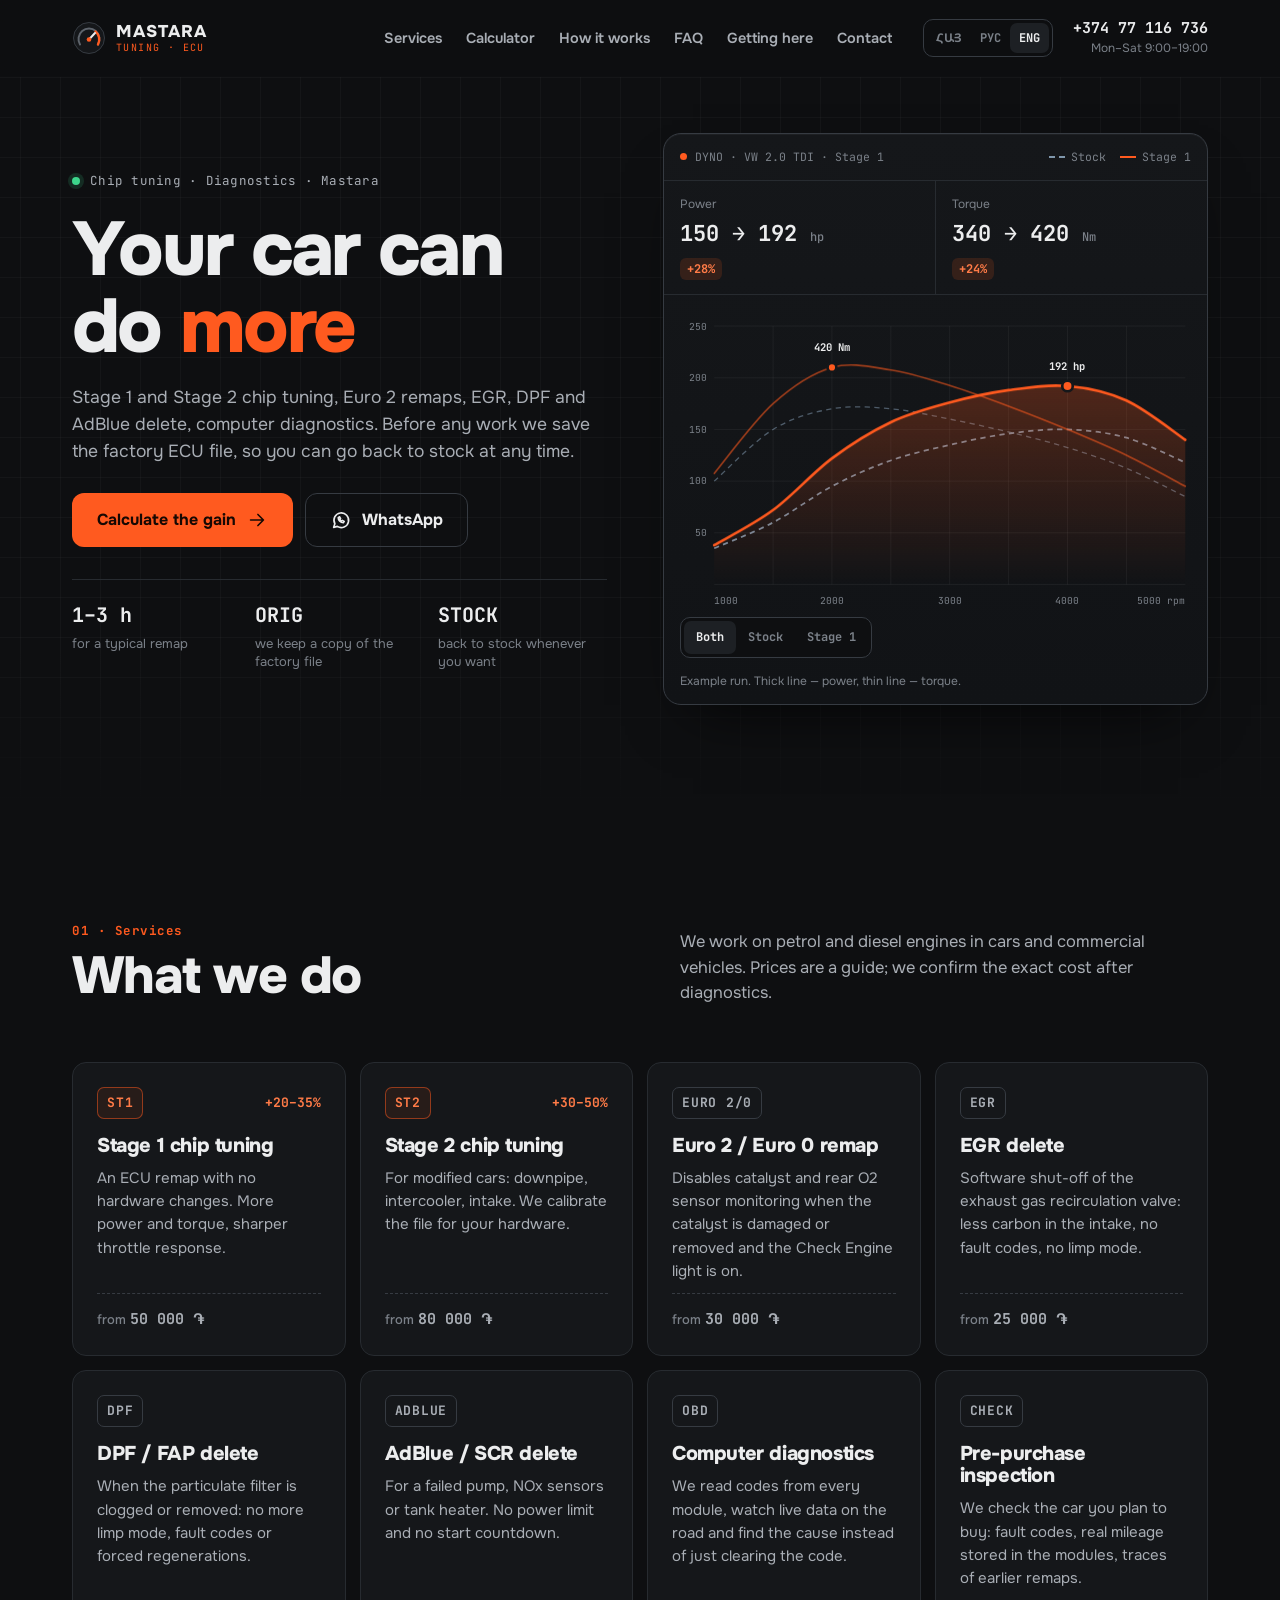
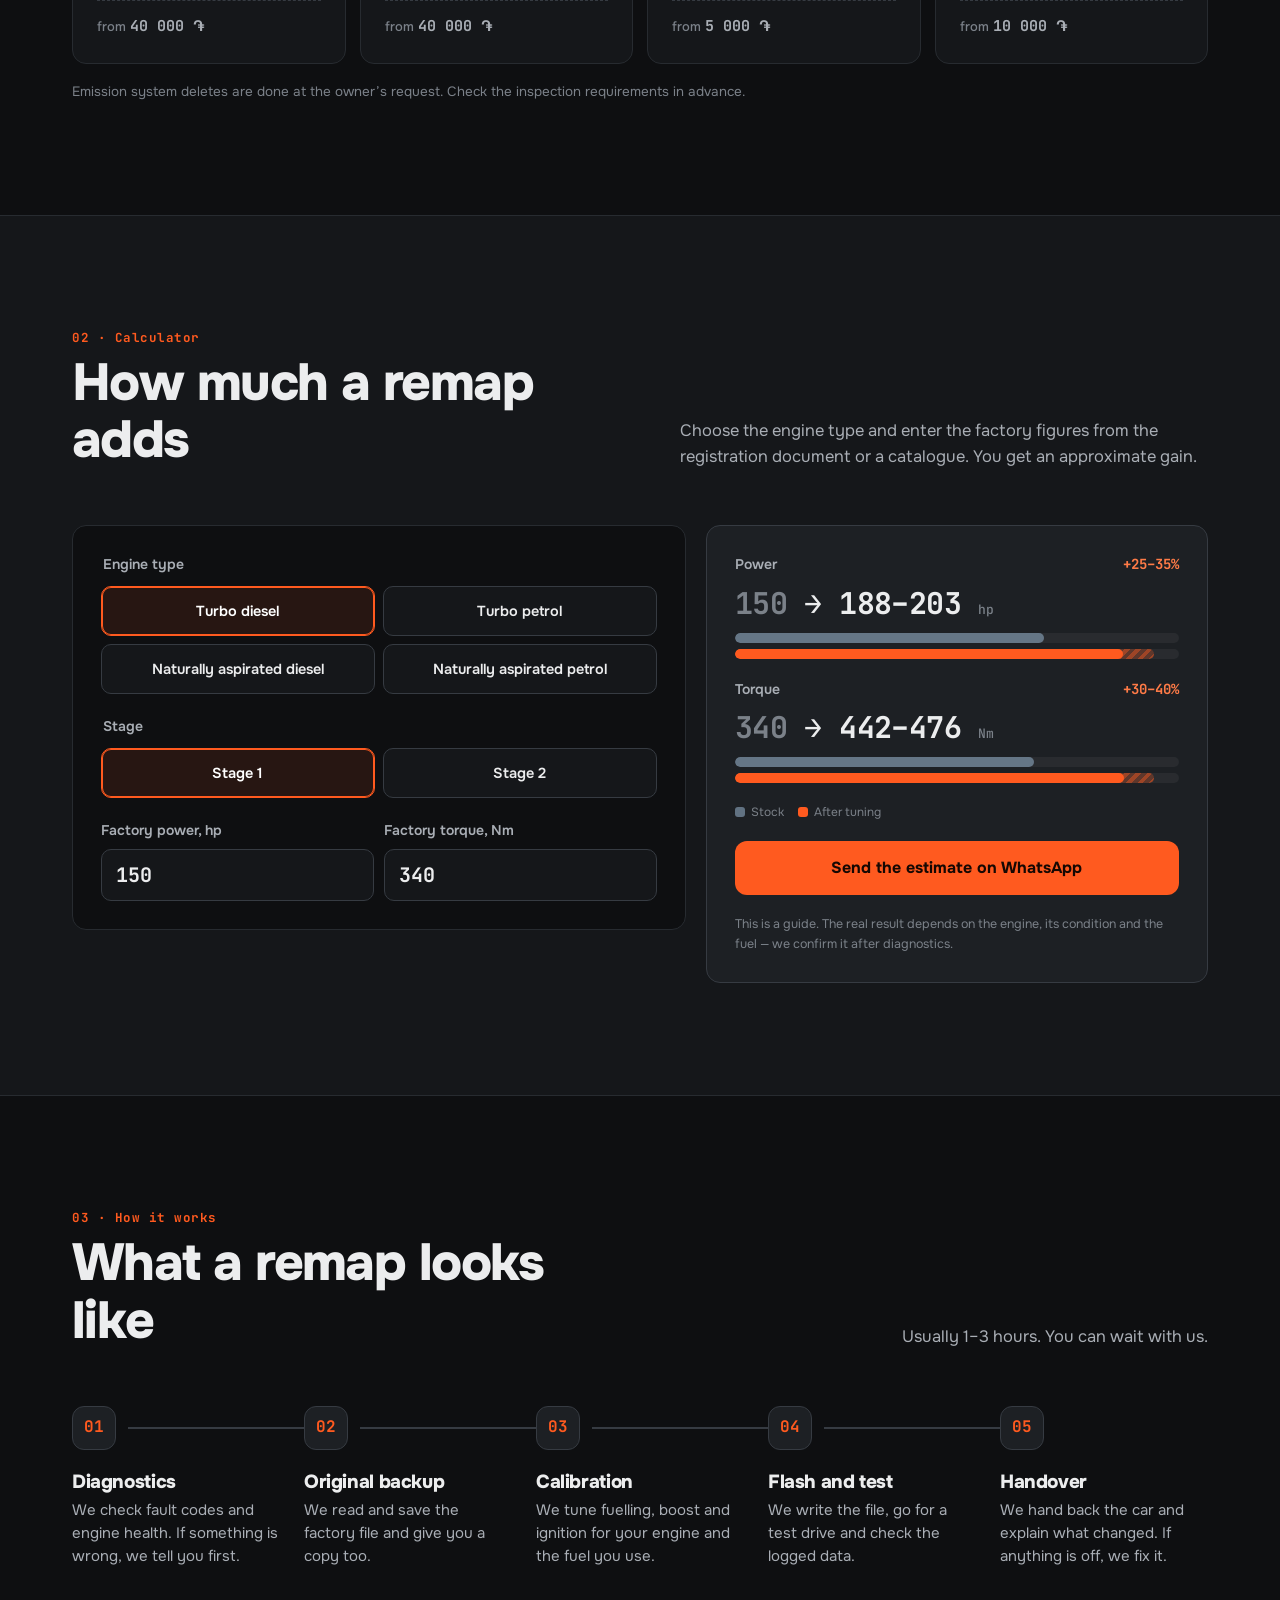
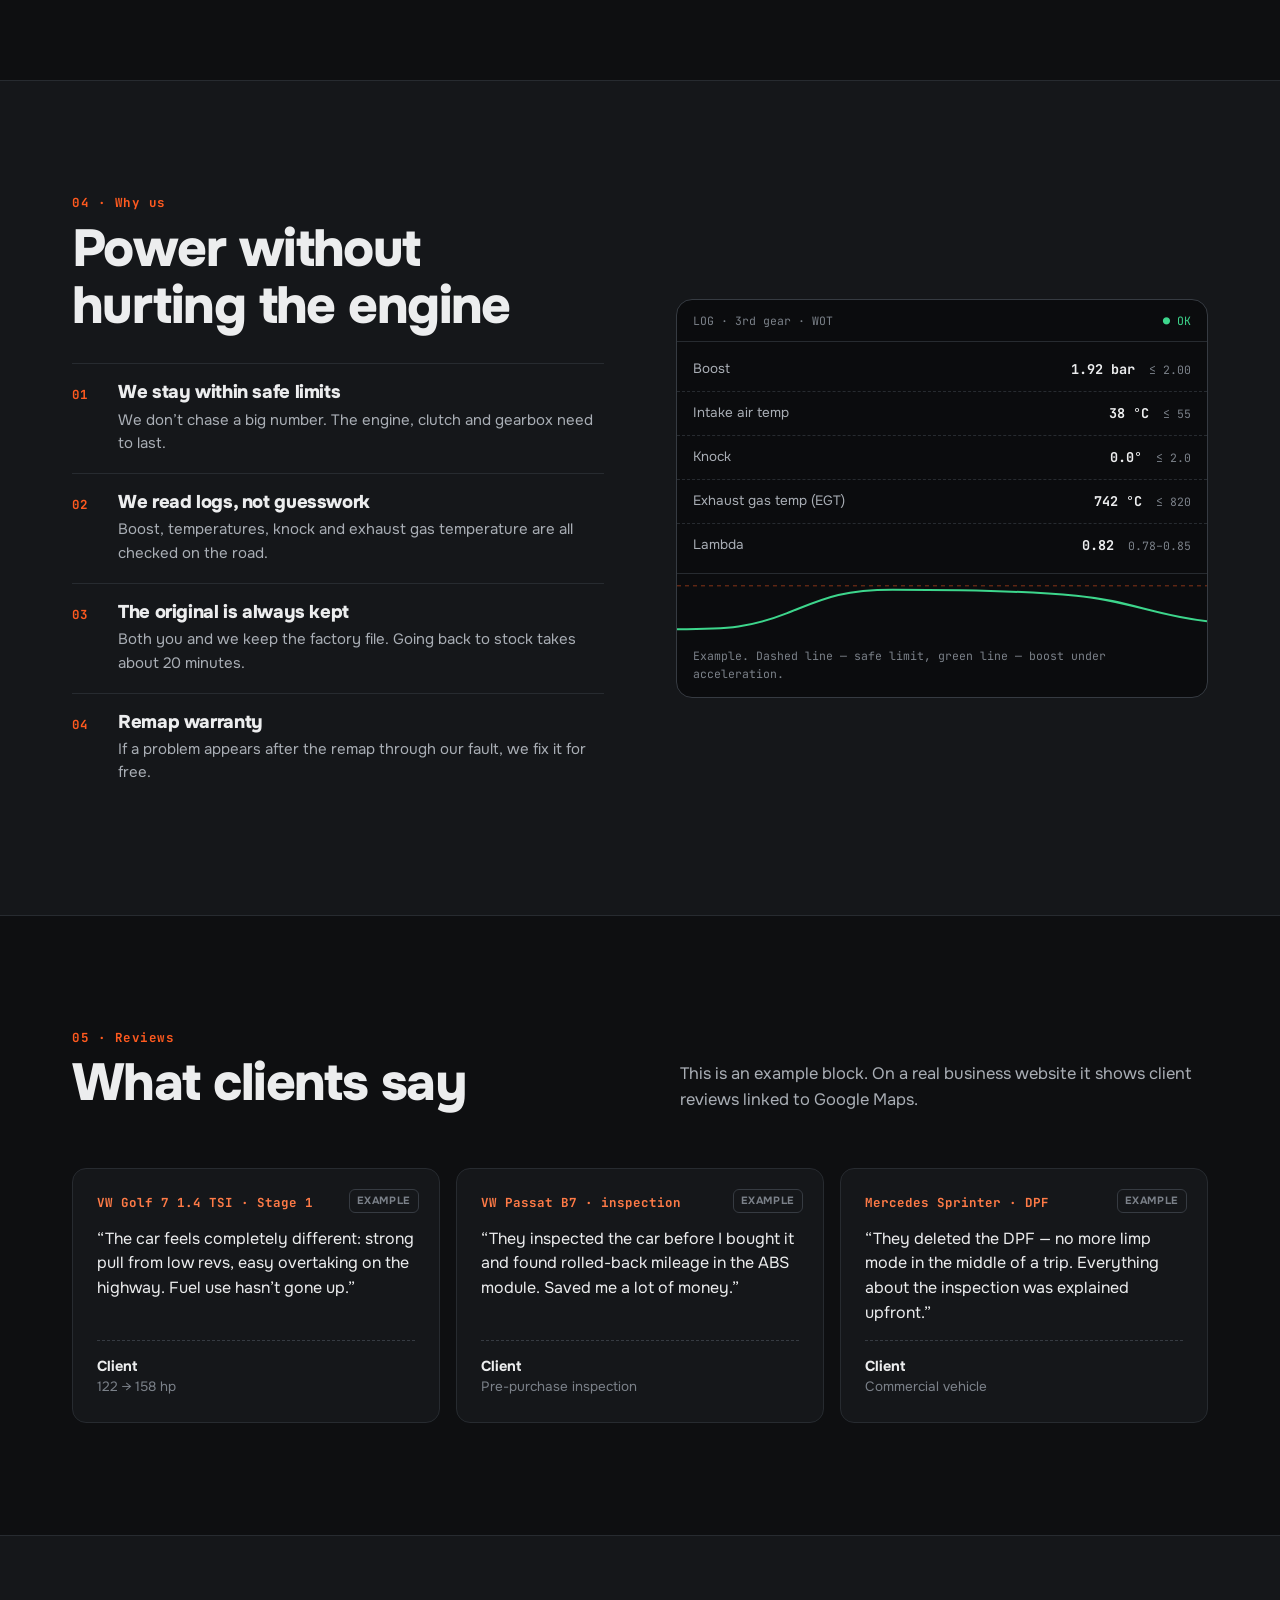
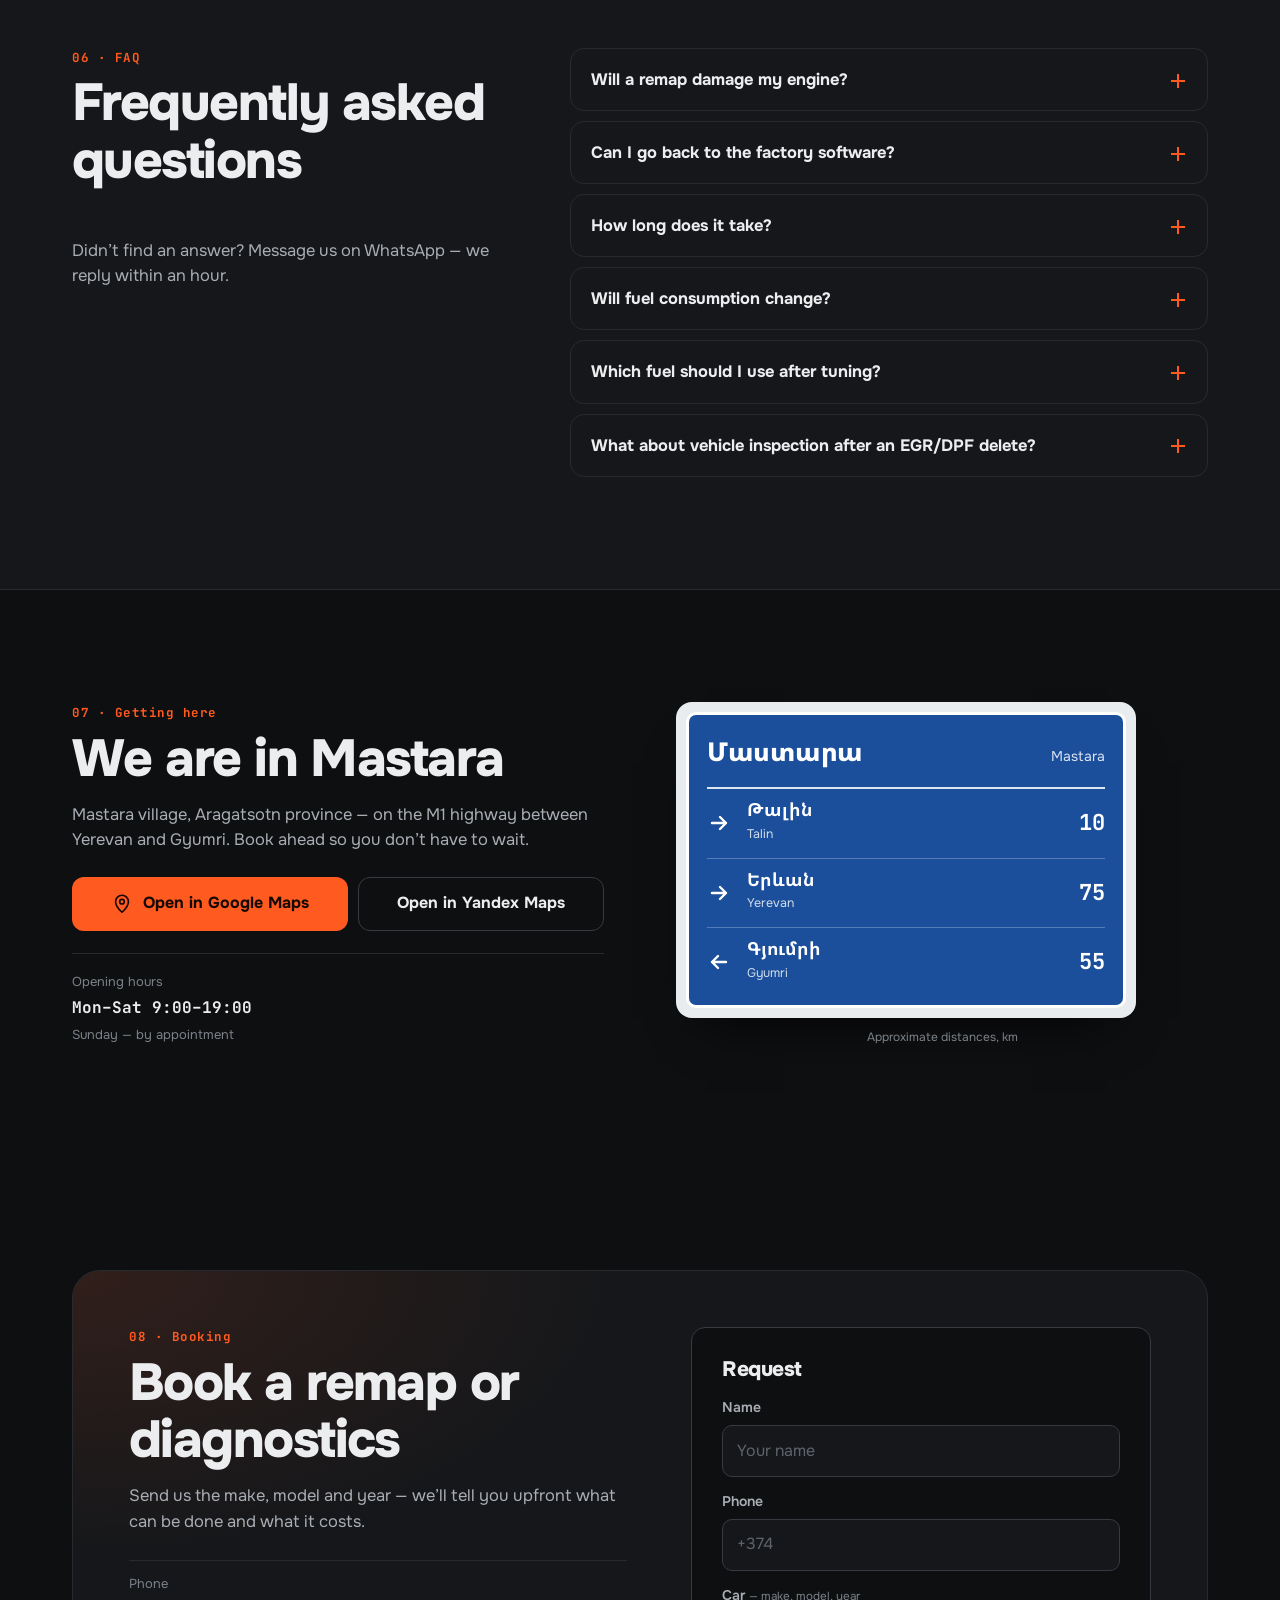
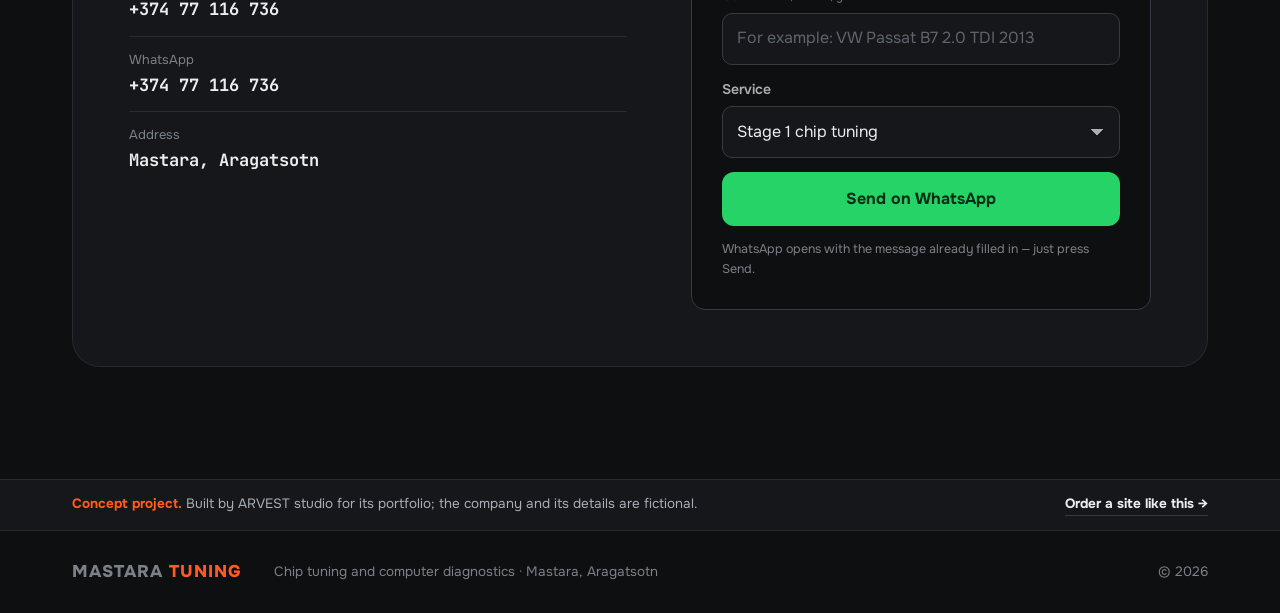
<file: works/tuning/en/index.html>
<!doctype html>
<html lang="en">
<head>
  <meta charset="utf-8">
  <meta name="viewport" content="width=device-width, initial-scale=1, viewport-fit=cover">
  <title>Chip tuning and car diagnostics in Mastara — MASTARA TUNING</title>
  <meta name="description" content="Stage 1 and Stage 2 chip tuning, Euro 2 / Euro 0 remaps, EGR, DPF and AdBlue delete, computer diagnostics. Mastara, Aragatsotn province. We always keep your original ECU file.">
  <meta name="theme-color" content="#0E0F11">
  <meta property="og:title" content="MASTARA TUNING — chip tuning and diagnostics">
  <meta property="og:description" content="Stage 1/2, Euro 2, EGR/DPF/AdBlue, computer diagnostics. We always keep your original ECU file.">
  <meta property="og:type" content="website">
  <meta property="og:url" content="https://razners.github.io/works/tuning/en/">
  <meta property="og:locale" content="en_US">
  <meta property="og:image" content="https://razners.github.io/works/tuning/en/og.png">
  <meta property="og:image:width" content="1200">
  <meta property="og:image:height" content="630">
  <meta name="twitter:card" content="summary_large_image">
  <link rel="alternate" hreflang="hy" href="https://razners.github.io/works/tuning/">
  <link rel="alternate" hreflang="ru" href="https://razners.github.io/works/tuning/ru/">
  <link rel="alternate" hreflang="en" href="https://razners.github.io/works/tuning/en/">
  <link rel="alternate" hreflang="x-default" href="https://razners.github.io/works/tuning/">
  <link rel="canonical" href="https://razners.github.io/works/tuning/en/">
  <link rel="icon" href="../favicon.svg" type="image/svg+xml">
  <link rel="preconnect" href="https://fonts.googleapis.com">
  <link rel="preconnect" href="https://fonts.gstatic.com" crossorigin>
  <link href="https://fonts.googleapis.com/css2?family=JetBrains+Mono:wght@500;700&family=Noto+Sans+Armenian:wght@400;500;600;700;800&family=Onest:wght@400;500;600;700;800&display=swap" rel="stylesheet">
  <link rel="stylesheet" href="../css/style.css">

  <!-- Data for Google. Replace the phone number -->
  <script type="application/ld+json">
  {
    "@context": "https://schema.org",
    "@type": "AutoRepair",
    "name": "MASTARA TUNING",
    "telephone": "+37477116736",
    "address": { "@type": "PostalAddress", "addressLocality": "Mastara", "addressRegion": "Aragatsotn", "addressCountry": "AM" },
    "openingHours": "Mo-Sa 09:00-19:00",
    "priceRange": "֏֏"
  }
  </script>
</head>
<body>

<header class="header">
  <div class="container header__row">
    <a class="logo" href="#top" aria-label="MASTARA TUNING — home">
      <svg class="logo__mark" viewBox="0 0 34 34" aria-hidden="true"><circle cx="17" cy="17" r="15.5" fill="#15171A" stroke="#363B42"/><path d="M8 23.5A10.5 10.5 0 1 1 26 23.5" fill="none" stroke="#5E646C" stroke-width="2" stroke-linecap="round"/><path d="M23.6 10.6A10.5 10.5 0 0 1 26 23.5" fill="none" stroke="#FF5A1F" stroke-width="2.4" stroke-linecap="round"/><path d="M17 18.5L23 12" stroke="#ECEDEE" stroke-width="2" stroke-linecap="round"/><circle cx="17" cy="18.5" r="2.3" fill="#FF5A1F"/></svg>
      <span class="logo__text"><span class="logo__name">MASTARA</span><span class="logo__sub">tuning · ecu</span></span>
    </a>

    <nav class="nav" id="nav" aria-label="Main menu">
      <a href="#services">Services</a>
      <a href="#calc">Calculator</a>
      <a href="#process">How it works</a>
      <a href="#faq">FAQ</a>
      <a href="#where">Getting here</a>
      <a href="#contacts">Contact</a>
      <div class="nav__mobile-extra">
        <a class="btn btn--primary btn--block" href="tel:+37477116736">Call: +374 77 116 736</a>
        <a class="btn btn--wa btn--block" href="https://wa.me/37477116736" target="_blank" rel="noopener">Message on WhatsApp</a>
      </div>
    </nav>

    <div class="lang" aria-label="Language">
      <a href="../" hreflang="hy" lang="hy" data-lang>ՀԱՅ</a>
      <a href="../ru/" hreflang="ru" lang="ru" data-lang>РУС</a>
      <span class="is-active">ENG</span>
    </div>

    <a class="header__phone" href="tel:+37477116736"><b>+374 77 116 736</b><span>Mon–Sat 9:00–19:00</span></a>

    <button class="burger" type="button" aria-label="Open menu" data-open="Open menu" data-close="Close menu" aria-expanded="false" aria-controls="nav"><span></span><span></span></button>
  </div>
</header>

<main id="top">

  <!-- ============ HERO ============ -->
  <section class="hero">
    <div class="container hero__grid">
      <div>
        <p class="eyebrow">Chip tuning · Diagnostics · Mastara</p>
        <h1>Your car can do <em>more</em></h1>
        <p class="lead">Stage 1 and Stage 2 chip tuning, Euro 2 remaps, EGR, DPF and AdBlue delete, computer diagnostics. Before any work we save the factory ECU file, so you can go back to stock at any time.</p>
        <div class="hero__cta">
          <a class="btn btn--primary" href="#calc">
            Calculate the gain
            <svg viewBox="0 0 24 24" class="i" aria-hidden="true"><path d="M5 12h14M13 6l6 6-6 6"/></svg>
          </a>
          <a class="btn btn--ghost" href="https://wa.me/37477116736" target="_blank" rel="noopener">
            <svg viewBox="0 0 24 24" class="i" aria-hidden="true"><path d="M4 20l1.3-3.9A8 8 0 1 1 8 19z"/><path d="M9 9.5c0 3 2.5 5.5 5.5 5.5l1-1.5-2-1-1 .8a4 4 0 0 1-1.8-1.8l.8-1-1-2z"/></svg>
            WhatsApp
          </a>
        </div>
        <!-- Make sure these promises match your actual terms -->
        <ul class="hero__facts">
          <li><b>1–3 h</b><span>for a typical remap</span></li>
          <li><b>ORIG</b><span>we keep a copy of the factory file</span></li>
          <li><b>STOCK</b><span>back to stock whenever you want</span></li>
        </ul>
      </div>

      <figure class="dyno" style="margin:0">
        <div class="dyno__head">
          <span class="dyno__rec">DYNO · VW 2.0 TDI · Stage 1</span>
          <span class="dyno__legend"><span>Stock</span><span class="is-tuned">Stage 1</span></span>
        </div>
        <div class="dyno__stats">
          <div class="dyno__stat">
            <span class="dyno__k">Power</span>
            <span class="dyno__v">150 → 192 <small>hp</small></span>
            <span class="dyno__d">+28%</span>
          </div>
          <div class="dyno__stat">
            <span class="dyno__k">Torque</span>
            <span class="dyno__v">340 → 420 <small>Nm</small></span>
            <span class="dyno__d">+24%</span>
          </div>
        </div>
        <div class="dyno__chart">
          <svg class="dyno__svg" viewBox="0 0 600 350" role="img" aria-label="Power and torque before and after Stage 1">
            <defs>
              <linearGradient id="dynoFill" x1="0" y1="0" x2="0" y2="1">
                <stop offset="0" stop-color="#FF5A1F" stop-opacity=".26"/>
                <stop offset="1" stop-color="#FF5A1F" stop-opacity="0"/>
              </linearGradient>
            </defs>
            <g class="grid">
              <line x1="48" x2="584" y1="24" y2="24"/><line x1="48" x2="584" y1="82.8" y2="82.8"/><line x1="48" x2="584" y1="141.6" y2="141.6"/><line x1="48" x2="584" y1="200.4" y2="200.4"/><line x1="48" x2="584" y1="259.2" y2="259.2"/><line x1="48" x2="584" y1="318" y2="318"/>
              <line y1="24" y2="318" x1="115" x2="115"/><line y1="24" y2="318" x1="182" x2="182"/><line y1="24" y2="318" x1="249" x2="249"/><line y1="24" y2="318" x1="316" x2="316"/><line y1="24" y2="318" x1="383" x2="383"/><line y1="24" y2="318" x1="450" x2="450"/><line y1="24" y2="318" x1="517" x2="517"/>
            </g>
            <g class="axis">
              <text x="40" y="28" text-anchor="end">250</text><text x="40" y="87" text-anchor="end">200</text><text x="40" y="146" text-anchor="end">150</text><text x="40" y="204" text-anchor="end">100</text><text x="40" y="263" text-anchor="end">50</text>
              <text x="48" y="340" text-anchor="start">1000</text><text x="182" y="340" text-anchor="middle">2000</text><text x="316" y="340" text-anchor="middle">3000</text><text x="450" y="340" text-anchor="middle">4000</text><text x="584" y="340" text-anchor="end">5000 rpm</text>
            </g>
            <g class="g-stock">
            <path class="stock stock--nm" d="M48.0 200.4 C59.2 190.6 92.7 155.3 115.0 141.6 C137.3 127.9 159.7 122.0 182.0 118.1 C204.3 114.2 226.7 116.1 249.0 118.1 C271.3 120.0 293.7 125.4 316.0 129.8 C338.3 134.2 360.7 139.2 383.0 144.5 C405.3 149.9 427.7 155.3 450.0 162.2 C472.3 169.0 494.7 176.4 517.0 185.7 C539.3 195.0 572.8 212.6 584.0 218.0"/>
            <path class="stock" d="M48.0 276.8 C59.2 271.9 92.7 259.2 115.0 247.4 C137.3 235.7 159.7 218.0 182.0 206.3 C204.3 194.5 226.7 184.7 249.0 176.9 C271.3 169.0 293.7 164.3 316.0 159.2 C338.3 154.1 360.7 149.2 383.0 146.3 C405.3 143.4 427.7 140.8 450.0 141.6 C472.3 142.4 494.7 144.7 517.0 151.0 C539.3 157.3 572.8 174.5 584.0 179.2"/>
            </g>
            <g class="g-tuned">
            <path class="area" d="M48.0 273.3 C59.2 266.6 92.7 249.8 115.0 233.3 C137.3 216.9 159.7 191.2 182.0 174.5 C204.3 157.9 226.7 144.0 249.0 133.4 C271.3 122.8 293.7 117.1 316.0 111.0 C338.3 104.9 360.7 100.0 383.0 96.9 C405.3 93.8 427.7 90.2 450.0 92.2 C472.3 94.2 494.7 98.5 517.0 108.7 C539.3 118.9 572.8 145.9 584.0 153.4 L584 318 L48 318 Z"/>
            <path class="tuned tuned--nm" pathLength="1" d="M48.0 191.6 C59.2 178.3 92.7 132.3 115.0 112.2 C137.3 92.1 159.7 77.4 182.0 71.0 C204.3 64.7 226.7 70.6 249.0 74.0 C271.3 77.4 293.7 84.8 316.0 91.6 C338.3 98.5 360.7 106.8 383.0 115.1 C405.3 123.5 427.7 132.3 450.0 141.6 C472.3 150.9 494.7 160.2 517.0 171.0 C539.3 181.8 572.8 200.4 584.0 206.3"/>
            <path class="tuned" pathLength="1" d="M48.0 273.3 C59.2 266.6 92.7 249.8 115.0 233.3 C137.3 216.9 159.7 191.2 182.0 174.5 C204.3 157.9 226.7 144.0 249.0 133.4 C271.3 122.8 293.7 117.1 316.0 111.0 C338.3 104.9 360.7 100.0 383.0 96.9 C405.3 93.8 427.7 90.2 450.0 92.2 C472.3 94.2 494.7 98.5 517.0 108.7 C539.3 118.9 572.8 145.9 584.0 153.4"/>
            <g class="peak"><circle cx="450" cy="92.2" r="6"/><text x="450" y="74" text-anchor="middle">192 hp</text></g>
            <g class="peak"><circle cx="182" cy="71" r="5"/><text x="182" y="52" text-anchor="middle">420 Nm</text></g>
            </g>
          </svg>
        </div>
        <div class="dyno__toggle" role="group" aria-label="Show curves">
          <button type="button" data-view="both" aria-pressed="true">Both</button>
          <button type="button" data-view="stock" aria-pressed="false">Stock</button>
          <button type="button" data-view="tuned" aria-pressed="false">Stage 1</button>
        </div>
        <figcaption class="dyno__foot">Example run. Thick line — power, thin line — torque.</figcaption>
      </figure>
    </div>
  </section>

  <!-- ============ SERVICES ============ -->
  <section class="section" id="services">
    <div class="container">
      <div class="sec-head reveal">
        <div>
          <p class="sec-head__num">01 · Services</p>
          <h2>What we do</h2>
        </div>
        <p class="sec-head__text">We work on petrol and diesel engines in cars and commercial vehicles. Prices are a guide; we confirm the exact cost after diagnostics.</p>
      </div>

      <!-- Change prices here -->
      <div class="services">
        <article class="svc svc--hot reveal">
          <div class="svc__top"><span class="svc__code">ST1</span><span class="svc__gain">+20–35%</span></div>
          <h3>Stage 1 chip tuning</h3>
          <p>An ECU remap with no hardware changes. More power and torque, sharper throttle response.</p>
          <p class="svc__price"><small>from</small>50 000 ֏</p>
        </article>
        <article class="svc svc--hot reveal">
          <div class="svc__top"><span class="svc__code">ST2</span><span class="svc__gain">+30–50%</span></div>
          <h3>Stage 2 chip tuning</h3>
          <p>For modified cars: downpipe, intercooler, intake. We calibrate the file for your hardware.</p>
          <p class="svc__price"><small>from</small>80 000 ֏</p>
        </article>
        <article class="svc reveal">
          <div class="svc__top"><span class="svc__code">EURO 2/0</span></div>
          <h3>Euro 2 / Euro 0 remap</h3>
          <p>Disables catalyst and rear O2 sensor monitoring when the catalyst is damaged or removed and the Check Engine light is on.</p>
          <p class="svc__price"><small>from</small>30 000 ֏</p>
        </article>
        <article class="svc reveal">
          <div class="svc__top"><span class="svc__code">EGR</span></div>
          <h3>EGR delete</h3>
          <p>Software shut-off of the exhaust gas recirculation valve: less carbon in the intake, no fault codes, no limp mode.</p>
          <p class="svc__price"><small>from</small>25 000 ֏</p>
        </article>
        <article class="svc reveal">
          <div class="svc__top"><span class="svc__code">DPF</span></div>
          <h3>DPF / FAP delete</h3>
          <p>When the particulate filter is clogged or removed: no more limp mode, fault codes or forced regenerations.</p>
          <p class="svc__price"><small>from</small>40 000 ֏</p>
        </article>
        <article class="svc reveal">
          <div class="svc__top"><span class="svc__code">ADBLUE</span></div>
          <h3>AdBlue / SCR delete</h3>
          <p>For a failed pump, NOx sensors or tank heater. No power limit and no start countdown.</p>
          <p class="svc__price"><small>from</small>40 000 ֏</p>
        </article>
        <article class="svc reveal">
          <div class="svc__top"><span class="svc__code">OBD</span></div>
          <h3>Computer diagnostics</h3>
          <p>We read codes from every module, watch live data on the road and find the cause instead of just clearing the code.</p>
          <p class="svc__price"><small>from</small>5 000 ֏</p>
        </article>
        <article class="svc reveal">
          <div class="svc__top"><span class="svc__code">CHECK</span></div>
          <h3>Pre-purchase inspection</h3>
          <p>We check the car you plan to buy: fault codes, real mileage stored in the modules, traces of earlier remaps.</p>
          <p class="svc__price"><small>from</small>10 000 ֏</p>
        </article>
      </div>
      <p class="services__note">Emission system deletes are done at the owner’s request. Check the inspection requirements in advance.</p>
    </div>
  </section>

  <!-- ============ CALCULATOR ============ -->
  <section class="section section--alt" id="calc">
    <div class="container">
      <div class="sec-head reveal">
        <div>
          <p class="sec-head__num">02 · Calculator</p>
          <h2>How much a remap adds</h2>
        </div>
        <p class="sec-head__text">Choose the engine type and enter the factory figures from the registration document or a catalogue. You get an approximate gain.</p>
      </div>

      <div class="calc reveal">
        <form class="calc__panel" id="calcForm" onsubmit="return false">
          <fieldset class="calc__group">
            <legend class="calc__label">Engine type</legend>
            <div class="seg seg--4">
              <label><input type="radio" name="engine" value="td" checked><span>Turbo diesel</span></label>
              <label><input type="radio" name="engine" value="tp"><span>Turbo petrol</span></label>
              <label><input type="radio" name="engine" value="nd"><span>Naturally aspirated diesel</span></label>
              <label><input type="radio" name="engine" value="np"><span>Naturally aspirated petrol</span></label>
            </div>
          </fieldset>
          <fieldset class="calc__group">
            <legend class="calc__label">Stage</legend>
            <div class="seg">
              <label><input type="radio" name="stage" value="s1" checked><span>Stage 1</span></label>
              <label><input type="radio" name="stage" value="s2"><span>Stage 2</span></label>
            </div>
          </fieldset>
          <div class="calc__nums">
            <label class="num"><span>Factory power, hp</span><input id="calcHp" type="number" inputmode="numeric" min="30" max="900" value="150"></label>
            <label class="num"><span>Factory torque, Nm</span><input id="calcNm" type="number" inputmode="numeric" min="50" max="1500" value="340"></label>
          </div>
        </form>

        <div class="calc__out" aria-live="polite">
          <div class="meter">
            <div class="meter__row"><span class="meter__title">Power</span><span class="meter__pct" id="hpPct"></span></div>
            <div class="meter__val"><span class="from" id="hpFrom"></span> → <span id="hpTo"></span> <small>hp</small></div>
            <div class="bars">
              <div class="bar bar--stock"><i id="hpBarStock"></i></div>
              <div class="bar bar--tuned"><i class="hi" id="hpBarHi"></i><i class="lo" id="hpBarLo"></i></div>
            </div>
          </div>
          <div class="meter">
            <div class="meter__row"><span class="meter__title">Torque</span><span class="meter__pct" id="nmPct"></span></div>
            <div class="meter__val"><span class="from" id="nmFrom"></span> → <span id="nmTo"></span> <small>Nm</small></div>
            <div class="bars">
              <div class="bar bar--stock"><i id="nmBarStock"></i></div>
              <div class="bar bar--tuned"><i class="hi" id="nmBarHi"></i><i class="lo" id="nmBarLo"></i></div>
            </div>
          </div>
          <div class="bars__legend"><span>Stock</span><span>After tuning</span></div>
          <p class="calc__warn" id="calcWarn"></p>
          <a class="btn btn--primary btn--block" id="calcSend" href="https://wa.me/37477116736" target="_blank" rel="noopener">Send the estimate on WhatsApp</a>
          <p class="calc__note">This is a guide. The real result depends on the engine, its condition and the fuel — we confirm it after diagnostics.</p>
        </div>
      </div>
    </div>
  </section>

  <!-- ============ PROCESS ============ -->
  <section class="section" id="process">
    <div class="container">
      <div class="sec-head reveal">
        <div>
          <p class="sec-head__num">03 · How it works</p>
          <h2>What a remap looks like</h2>
        </div>
        <p class="sec-head__text">Usually 1–3 hours. You can wait with us.</p>
      </div>
      <ol class="steps">
        <li class="step reveal"><span class="step__n">01</span><h3>Diagnostics</h3><p>We check fault codes and engine health. If something is wrong, we tell you first.</p></li>
        <li class="step reveal"><span class="step__n">02</span><h3>Original backup</h3><p>We read and save the factory file and give you a copy too.</p></li>
        <li class="step reveal"><span class="step__n">03</span><h3>Calibration</h3><p>We tune fuelling, boost and ignition for your engine and the fuel you use.</p></li>
        <li class="step reveal"><span class="step__n">04</span><h3>Flash and test</h3><p>We write the file, go for a test drive and check the logged data.</p></li>
        <li class="step reveal"><span class="step__n">05</span><h3>Handover</h3><p>We hand back the car and explain what changed. If anything is off, we fix it.</p></li>
      </ol>
    </div>
  </section>

  <!-- ============ WHY US ============ -->
  <section class="section section--alt" id="why">
    <div class="container why">
      <div class="reveal">
        <p class="sec-head__num">04 · Why us</p>
        <h2 class="h2">Power without hurting the engine</h2>
        <ul class="why__list">
          <li><span>01</span><div><h3>We stay within safe limits</h3><p>We don’t chase a big number. The engine, clutch and gearbox need to last.</p></div></li>
          <li><span>02</span><div><h3>We read logs, not guesswork</h3><p>Boost, temperatures, knock and exhaust gas temperature are all checked on the road.</p></div></li>
          <li><span>03</span><div><h3>The original is always kept</h3><p>Both you and we keep the factory file. Going back to stock takes about 20 minutes.</p></div></li>
          <li><span>04</span><div><h3>Remap warranty</h3><p>If a problem appears after the remap through our fault, we fix it for free.</p></div></li>
        </ul>
      </div>

      <div class="log reveal" aria-label="Example data log">
        <div class="log__head"><span>LOG · 3rd gear · WOT</span><span class="log__ok">● OK</span></div>
        <ul class="log__rows">
          <li><span class="k">Boost</span><span class="v">1.92 bar</span><span class="lim">≤ 2.00</span></li>
          <li><span class="k">Intake air temp</span><span class="v">38 °C</span><span class="lim">≤ 55</span></li>
          <li><span class="k">Knock</span><span class="v">0.0°</span><span class="lim">≤ 2.0</span></li>
          <li><span class="k">Exhaust gas temp (EGT)</span><span class="v">742 °C</span><span class="lim">≤ 820</span></li>
          <li><span class="k">Lambda</span><span class="v">0.82</span><span class="lim">0.78–0.85</span></li>
        </ul>
        <div class="log__spark" aria-hidden="true">
          <svg viewBox="0 0 300 64" preserveAspectRatio="none">
            <line x1="0" x2="300" y1="12" y2="12" stroke="#FF5A1F" stroke-opacity=".5" stroke-dasharray="4 4" vector-effect="non-scaling-stroke"/>
            <path d="M0 56 C30 56 42 54 62 40 S92 16 122 16 S196 17 226 22 S270 42 300 48" fill="none" stroke="#3DD68C" stroke-width="2" vector-effect="non-scaling-stroke"/>
          </svg>
        </div>
        <p class="log__foot">Example. Dashed line — safe limit, green line — boost under acceleration.</p>
      </div>
    </div>
  </section>

    <section class="section" id="reviews">
    <div class="container">
      <div class="sec-head reveal">
        <div>
          <p class="sec-head__num">05 · Reviews</p>
          <h2>What clients say</h2>
        </div>
        <p class="sec-head__text">This is an example block. On a real business website it shows client reviews linked to Google Maps.</p>
      </div>
      <div class="reviews">
        <figure class="review reveal">
          <span class="review__tag">Example</span>
          <p class="review__car">VW Golf 7 1.4 TSI · Stage 1</p>
          <blockquote>“The car feels completely different: strong pull from low revs, easy overtaking on the highway. Fuel use hasn’t gone up.”</blockquote>
          <figcaption class="review__who"><b>Client</b>122 → 158 hp</figcaption>
        </figure>
        <figure class="review reveal">
          <span class="review__tag">Example</span>
          <p class="review__car">VW Passat B7 · inspection</p>
          <blockquote>“They inspected the car before I bought it and found rolled-back mileage in the ABS module. Saved me a lot of money.”</blockquote>
          <figcaption class="review__who"><b>Client</b>Pre-purchase inspection</figcaption>
        </figure>
        <figure class="review reveal">
          <span class="review__tag">Example</span>
          <p class="review__car">Mercedes Sprinter · DPF</p>
          <blockquote>“They deleted the DPF — no more limp mode in the middle of a trip. Everything about the inspection was explained upfront.”</blockquote>
          <figcaption class="review__who"><b>Client</b>Commercial vehicle</figcaption>
        </figure>
      </div>
    </div>
  </section>

  <!-- ============ FAQ ============ -->
  <section class="section section--alt" id="faq">
    <div class="container faq-wrap">
      <div class="sec-head reveal">
        <div>
          <p class="sec-head__num">06 · FAQ</p>
          <h2>Frequently asked questions</h2>
        </div>
        <p class="sec-head__text">Didn’t find an answer? Message us on WhatsApp — we reply within an hour.</p>
      </div>
      <div class="faq">
        <details class="reveal">
          <summary>Will a remap damage my engine?</summary>
          <p>Not if it stays within the engine’s safety margin. We never push boost or temperatures beyond safe values, and we check everything in the log after flashing.</p>
        </details>
        <details class="reveal">
          <summary>Can I go back to the factory software?</summary>
          <p>Yes. We save the original before any work. You can return to stock at any time; it takes about 20 minutes.</p>
        </details>
        <details class="reveal">
          <summary>How long does it take?</summary>
          <p>Stage 1 and deletes usually take 1–3 hours, diagnostics 30–60 minutes. Complex cases where the ECU has to come out take up to a day.</p>
        </details>
        <details class="reveal">
          <summary>Will fuel consumption change?</summary>
          <p>With normal driving it usually doesn’t rise, and diesels often use 5–10% less. If you use the extra power all the time, consumption will go up.</p>
        </details>
        <details class="reveal">
          <summary>Which fuel should I use after tuning?</summary>
          <p>We calibrate for the fuel you actually use. For turbo petrol engines from Stage 1 up we recommend 95 or 98 octane.</p>
        </details>
        <details class="reveal">
          <summary>What about vehicle inspection after an EGR/DPF delete?</summary>
          <p>Requirements depend on the inspection type and the car’s year. We explain what changes before we start — the decision is yours.</p>
        </details>
      </div>
    </div>
  </section>

  <!-- ============ GETTING HERE ============ -->
  <!-- Replace the map links with your exact pin -->
  <section class="section" id="where">
    <div class="container where">
      <div class="where__text reveal">
        <p class="sec-head__num">07 · Getting here</p>
        <h2 class="h2">We are in Mastara</h2>
        <p class="where__lead">Mastara village, Aragatsotn province — on the M1 highway between Yerevan and Gyumri. Book ahead so you don’t have to wait.</p>
        <div class="where__btns">
          <a class="btn btn--primary" href="https://www.google.com/maps/search/?api=1&amp;query=Mastara%2C%20Armenia" target="_blank" rel="noopener">
            <svg viewBox="0 0 24 24" class="i" aria-hidden="true"><path d="M12 21s-7-6.2-7-11.5A7 7 0 0 1 19 9.5C19 14.8 12 21 12 21z"/><circle cx="12" cy="9.5" r="2.5"/></svg>
            Open in Google Maps
          </a>
          <a class="btn btn--ghost" href="https://yandex.com/maps/?text=Mastara%2C%20Armenia" target="_blank" rel="noopener">Open in Yandex Maps</a>
        </div>
        <div class="where__hours">
          <span>Opening hours</span>
          <b>Mon–Sat 9:00–19:00</b>
          <span>Sunday — by appointment</span>
        </div>
      </div>

      <div class="reveal">
        <div class="sign" aria-label="Road sign: Mastara">
          <div class="sign__inner">
            <div class="sign__here"><b>Մաստարա</b><span>Mastara</span></div>
            <div class="sign__row">
              <svg viewBox="0 0 24 24" class="i" aria-hidden="true"><path d="M5 12h14M13 6l6 6-6 6"/></svg>
              <div><b>Թալին</b><small>Talin</small></div><span class="sign__km">10</span>
            </div>
            <div class="sign__row">
              <svg viewBox="0 0 24 24" class="i" aria-hidden="true"><path d="M5 12h14M13 6l6 6-6 6"/></svg>
              <div><b>Երևան</b><small>Yerevan</small></div><span class="sign__km">75</span>
            </div>
            <div class="sign__row">
              <svg viewBox="0 0 24 24" class="i" aria-hidden="true"><path d="M19 12H5M11 6l-6 6 6 6"/></svg>
              <div><b>Գյումրի</b><small>Gyumri</small></div><span class="sign__km">55</span>
            </div>
          </div>
        </div>
        <p class="sign__note">Approximate distances, km</p>
      </div>
    </div>
  </section>

  <!-- ============ BOOKING ============ -->
  <section class="section" id="contacts">
    <div class="container">
      <div class="contact">
        <div>
          <p class="sec-head__num">08 · Booking</p>
          <h2 class="h2">Book a remap or diagnostics</h2>
          <p class="contact__lead">Send us the make, model and year — we’ll tell you upfront what can be done and what it costs.</p>
          <ul class="contact__list">
            <li><span class="contact__k">Phone</span><a href="tel:+37477116736">+374 77 116 736</a></li>
            <li><span class="contact__k">WhatsApp</span><a href="https://wa.me/37477116736" target="_blank" rel="noopener">+374 77 116 736</a></li>
            <li><span class="contact__k">Address</span><b>Mastara, Aragatsotn</b></li>
          </ul>
        </div>

        <form class="form" id="leadForm" novalidate>
          <h3>Request</h3>
          <label class="field"><span>Name</span><input name="name" type="text" autocomplete="name" placeholder="Your name"></label>
          <label class="field">
            <span>Phone</span>
            <input name="phone" type="tel" autocomplete="tel" inputmode="tel" placeholder="+374" required>
            <em class="field__err">Please enter a phone number so we can call you back</em>
          </label>
          <label class="field"><span>Car <small>— make, model, year</small></span><input name="car" type="text" placeholder="For example: VW Passat B7 2.0 TDI 2013"></label>
          <label class="field">
            <span>Service</span>
            <select name="work">
              <option>Stage 1 chip tuning</option>
              <option>Stage 2 chip tuning</option>
              <option>Euro 2 / Euro 0</option>
              <option>EGR / DPF / AdBlue delete</option>
              <option>Computer diagnostics</option>
              <option>Pre-purchase inspection</option>
              <option>Something else</option>
            </select>
          </label>
          <button class="btn btn--wa btn--block" type="submit">Send on WhatsApp</button>
          <p class="form__note">WhatsApp opens with the message already filled in — just press Send.</p>
        </form>
      </div>
    </div>
  </section>
</main>

<aside class="concept">
  <div class="container">
    <span><b>Concept project.</b> Built by ARVEST studio for its portfolio; the company and its details are fictional.</span>
    <a href="../../../en/">Order a site like this →</a>
  </div>
</aside>

<footer class="footer">
  <div class="container footer__row">
    <span class="logo__name">MASTARA <span style="color:var(--accent)">TUNING</span></span>
    <p>Chip tuning and computer diagnostics · Mastara, Aragatsotn</p>
    <p>© <span id="year">2026</span></p>
  </div>
</footer>

<div class="mbar">
  <a class="btn btn--primary" href="tel:+37477116736">
    <svg viewBox="0 0 24 24" class="i" aria-hidden="true"><path d="M5 4h4l2 5-2.5 1.5a11 11 0 0 0 5 5L15 13l5 2v4a2 2 0 0 1-2 2A16 16 0 0 1 3 6a2 2 0 0 1 2-2"/></svg>
    Call
  </a>
  <a class="btn btn--wa" href="https://wa.me/37477116736" target="_blank" rel="noopener">
    <svg viewBox="0 0 24 24" class="i" aria-hidden="true"><path d="M4 20l1.3-3.9A8 8 0 1 1 8 19z"/></svg>
    WhatsApp
  </a>
</div>

<script src="../js/main.js"></script>
</body>
</html>
</file>
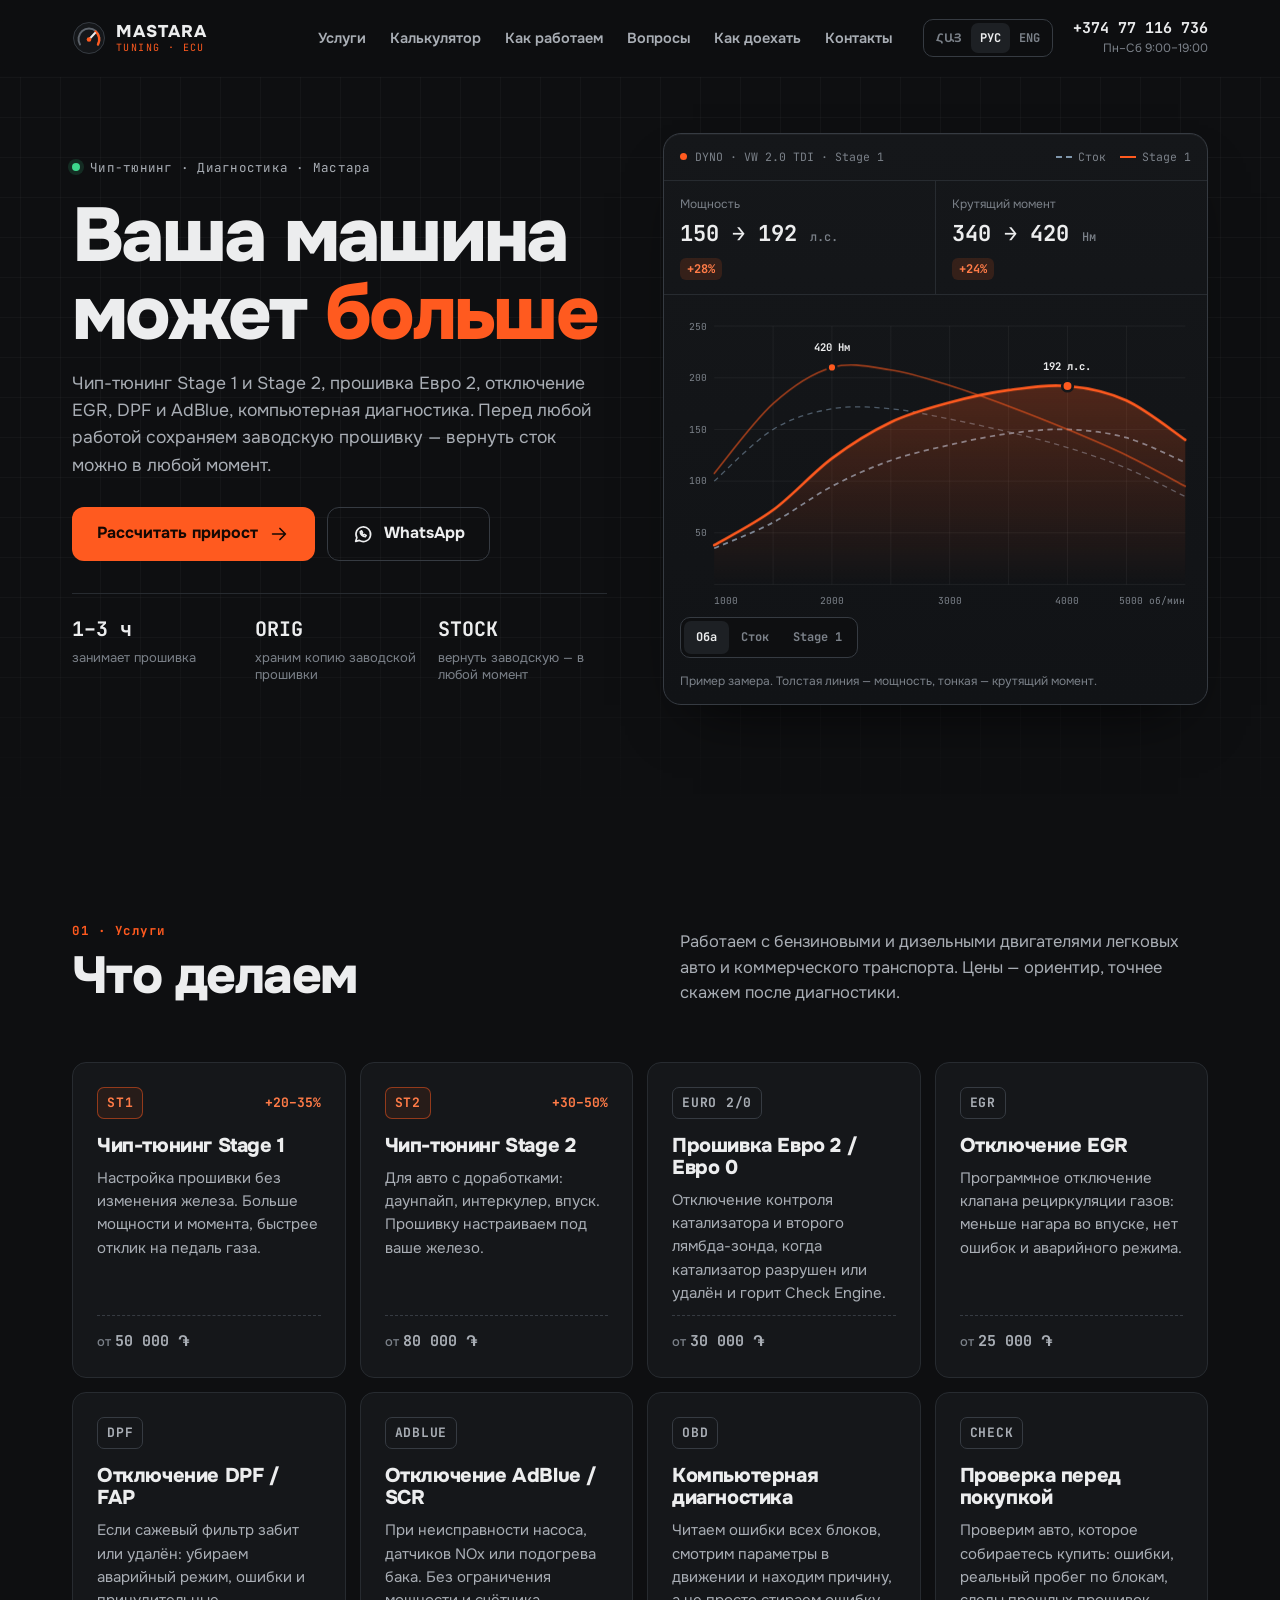
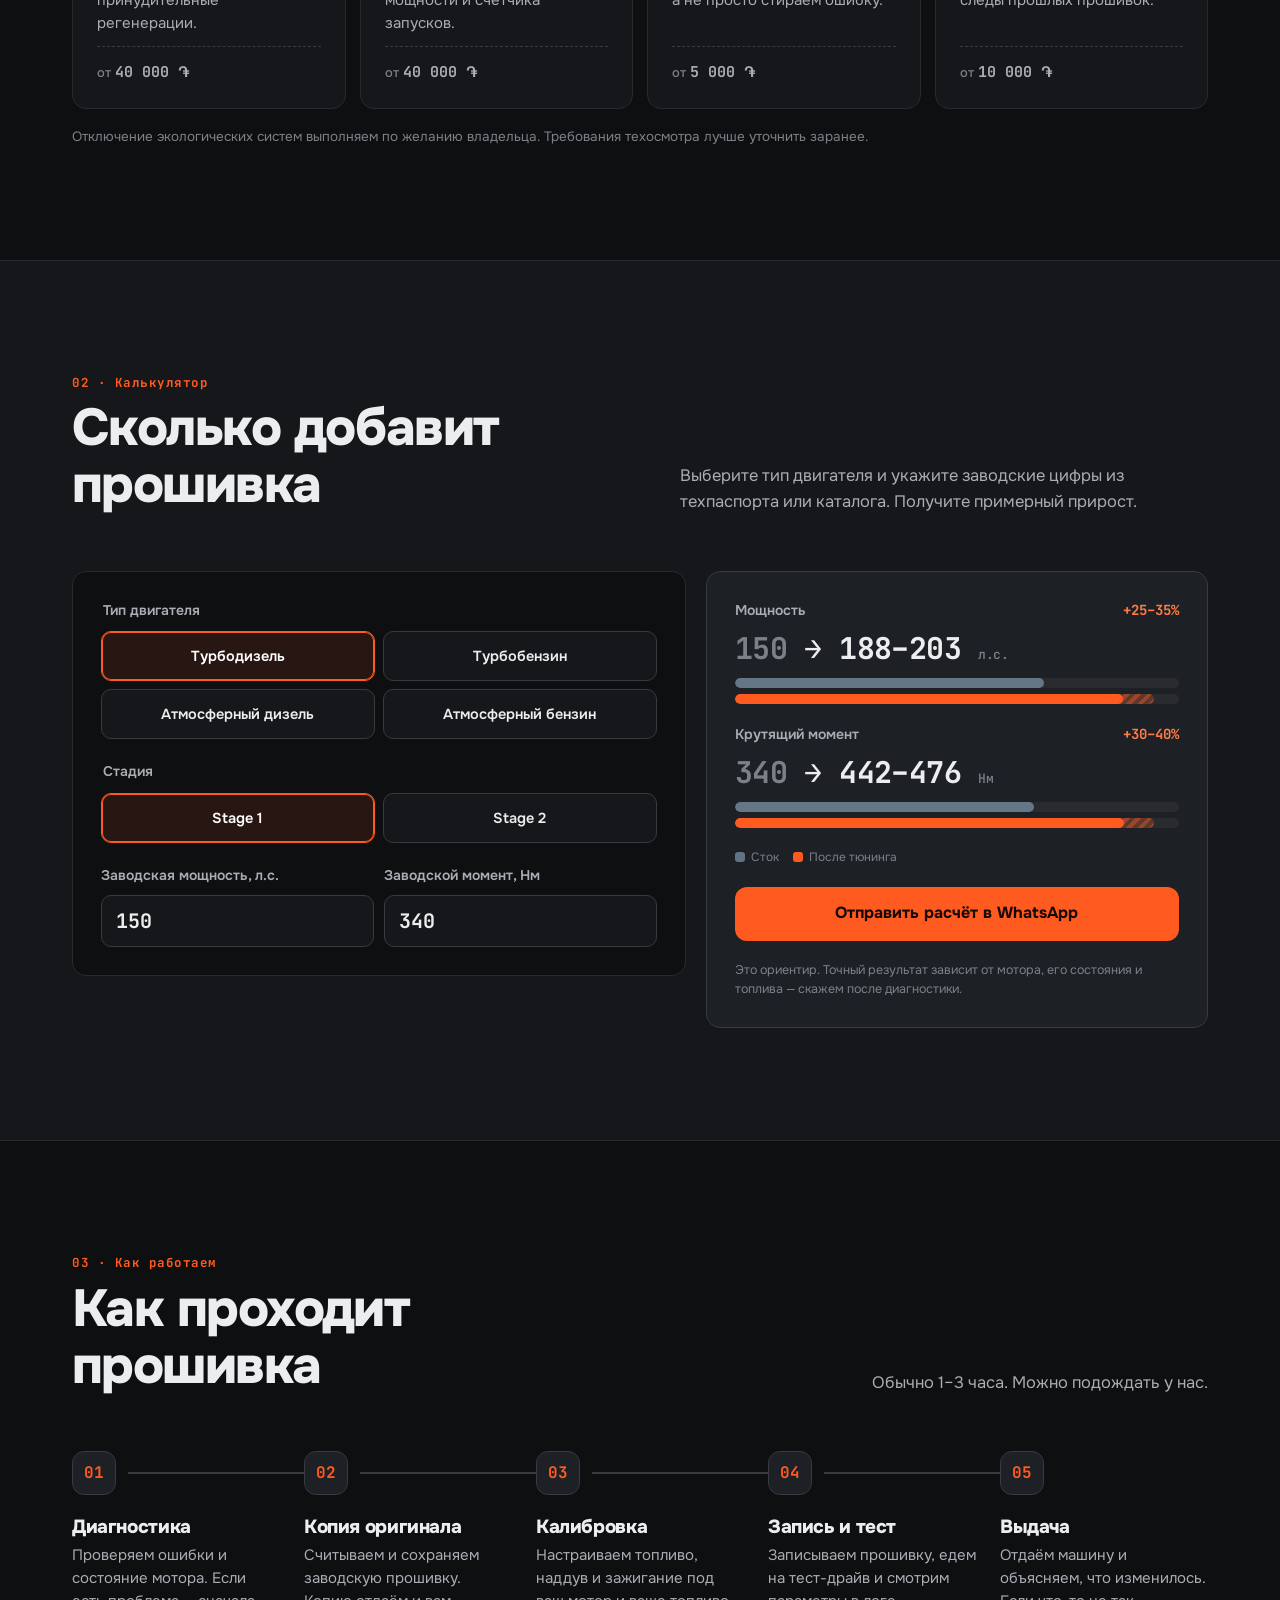
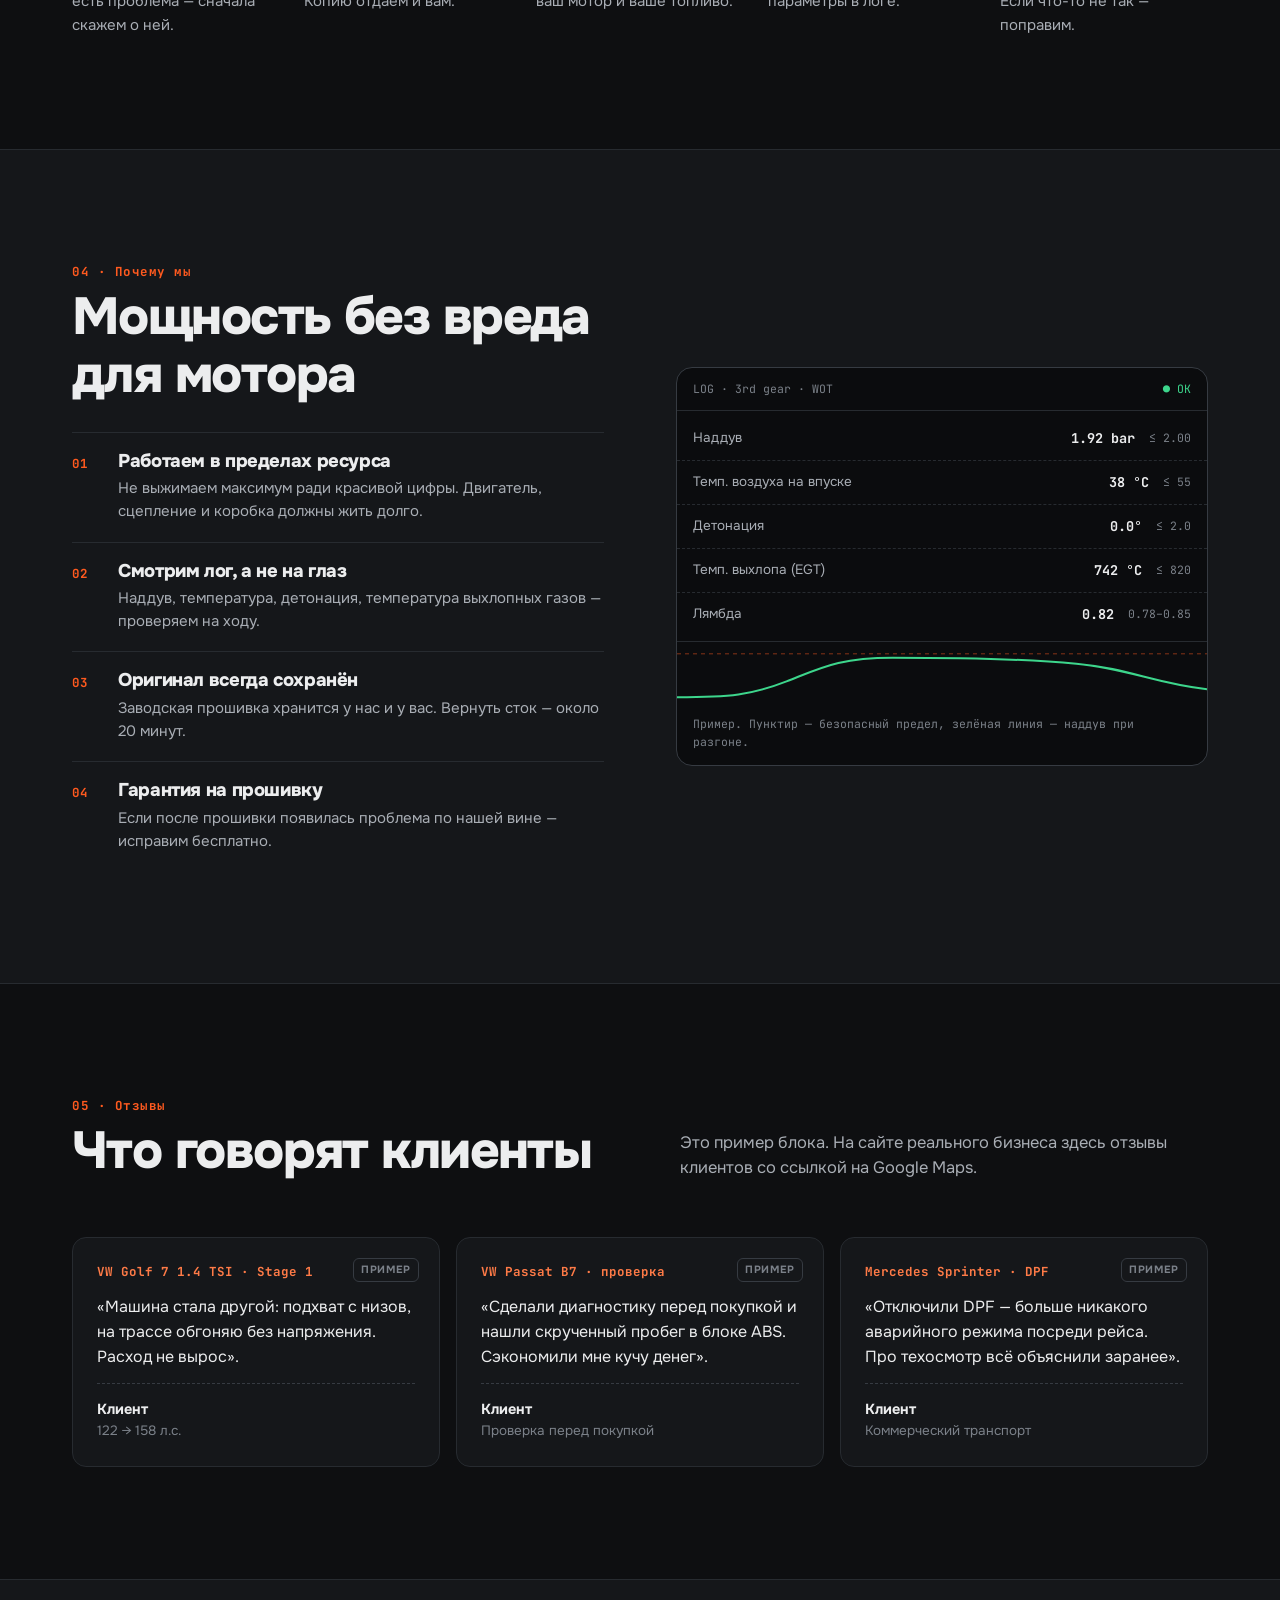
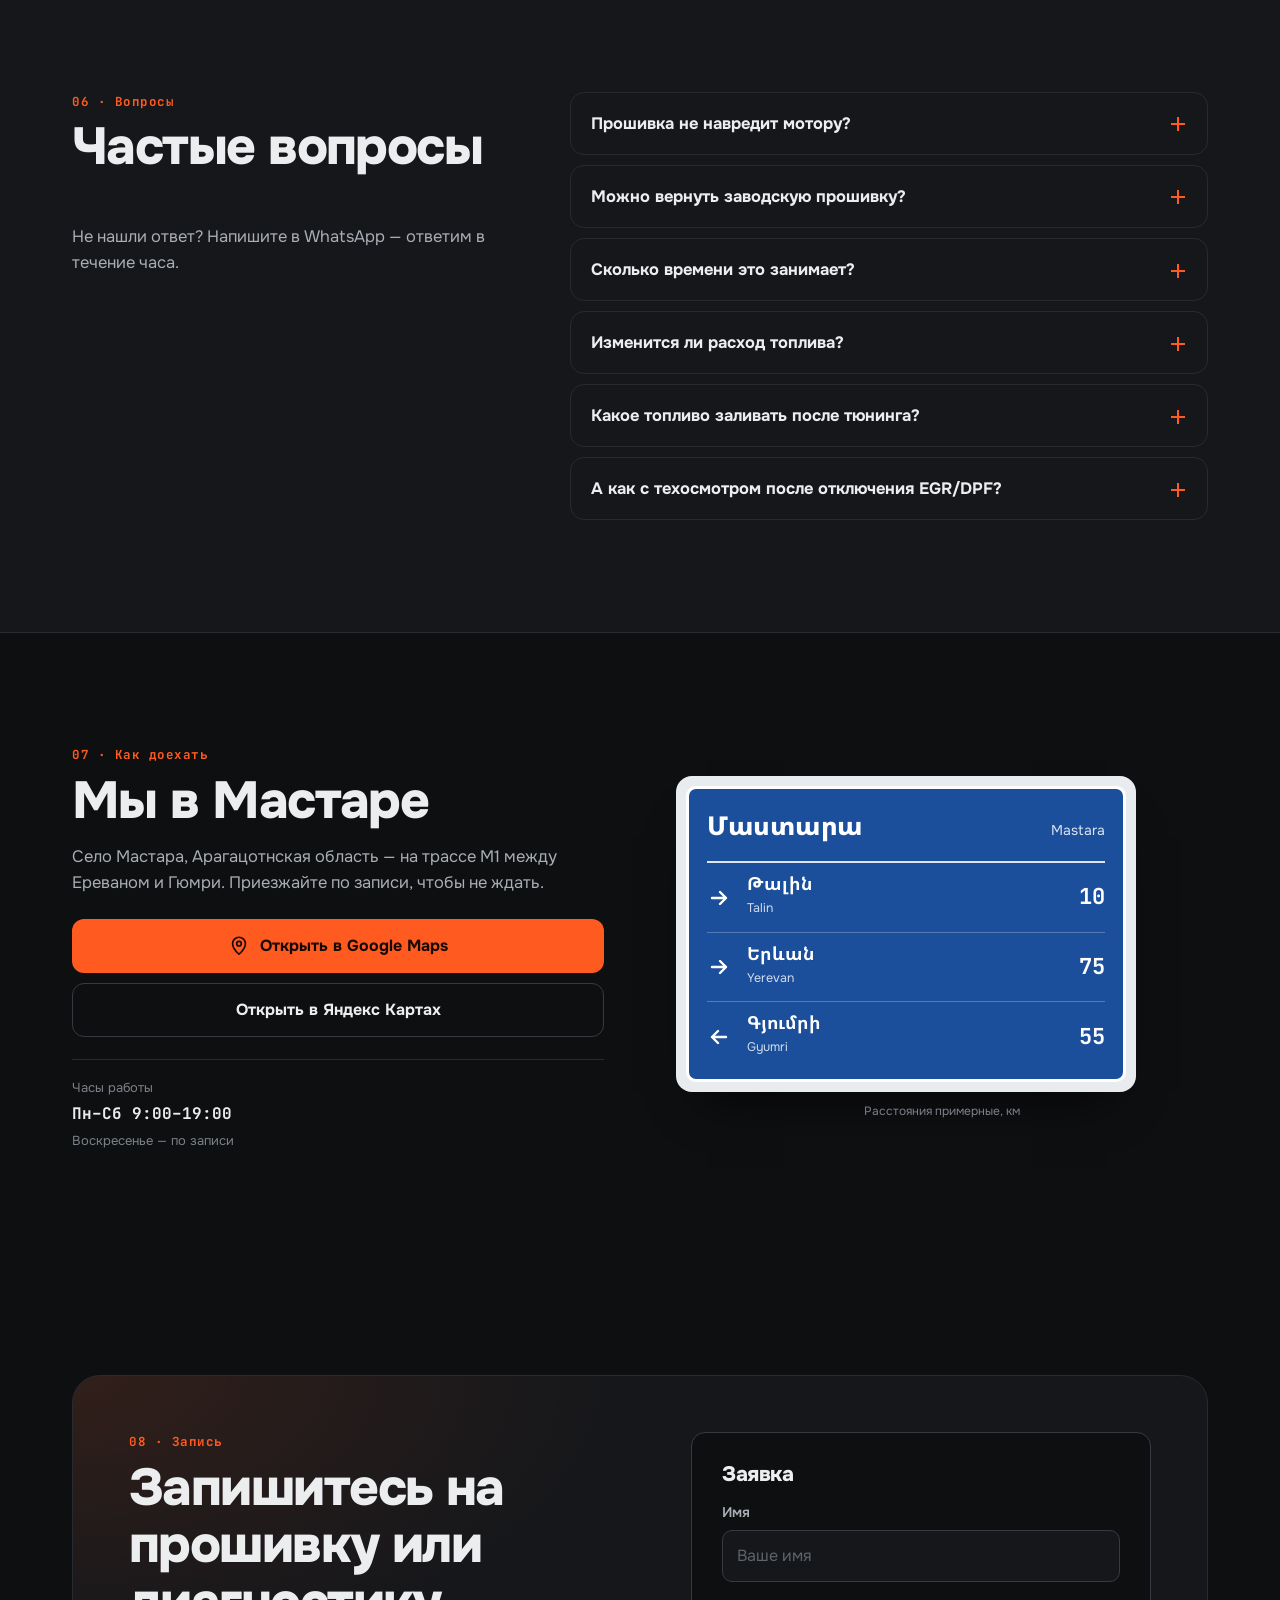
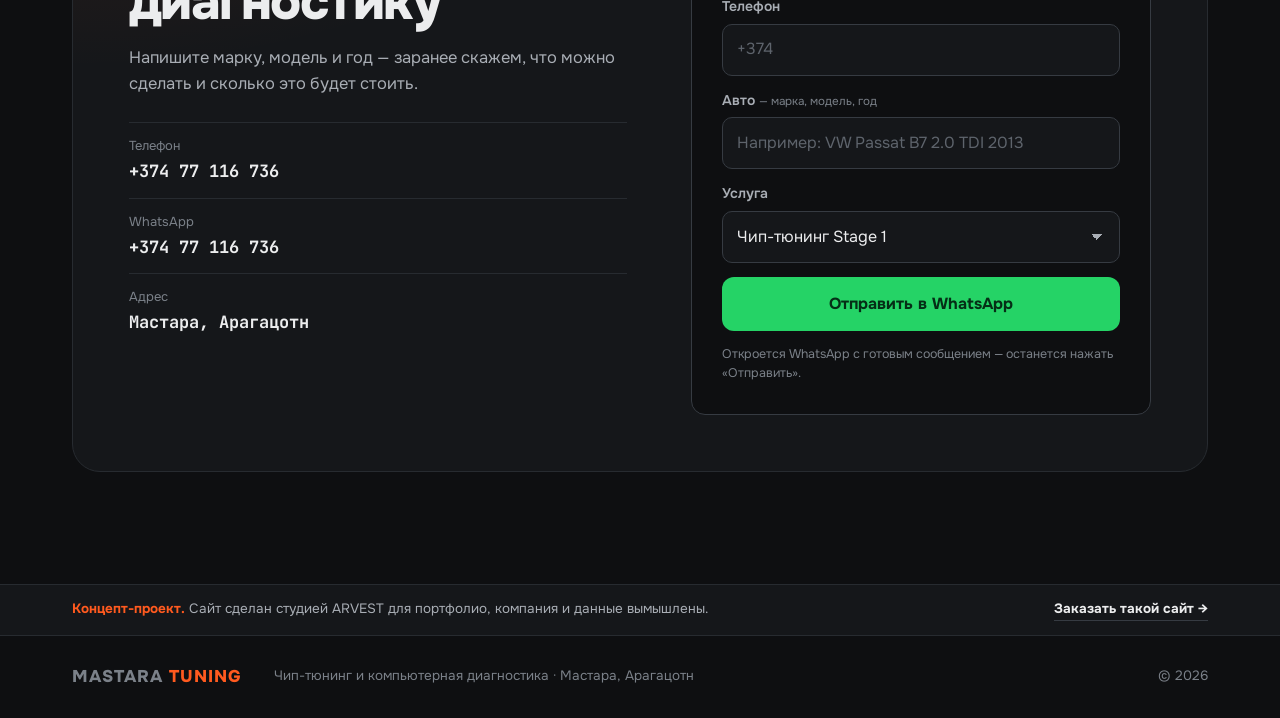
<file: works/tuning/ru/index.html>
<!doctype html>
<html lang="ru">
<head>
  <meta charset="utf-8">
  <meta name="viewport" content="width=device-width, initial-scale=1, viewport-fit=cover">
  <title>Чип-тюнинг и компьютерная диагностика в Мастаре — MASTARA TUNING</title>
  <meta name="description" content="Чип-тюнинг Stage 1 и Stage 2, прошивка Евро 2 / Евро 0, отключение EGR, DPF, AdBlue, компьютерная диагностика авто. Мастара, Арагацотнская область. Сохраняем заводскую прошивку.">
  <meta name="theme-color" content="#0E0F11">
  <meta property="og:title" content="MASTARA TUNING — чип-тюнинг и диагностика">
  <meta property="og:description" content="Stage 1/2, Евро 2, EGR/DPF/AdBlue, компьютерная диагностика. Сохраняем заводскую прошивку.">
  <meta property="og:type" content="website">
  <meta property="og:url" content="https://razners.github.io/works/tuning/ru/">
  <meta property="og:locale" content="ru_RU">
  <meta property="og:image" content="https://razners.github.io/works/tuning/ru/og.png">
  <meta property="og:image:width" content="1200">
  <meta property="og:image:height" content="630">
  <meta name="twitter:card" content="summary_large_image">
  <link rel="alternate" hreflang="hy" href="https://razners.github.io/works/tuning/">
  <link rel="alternate" hreflang="ru" href="https://razners.github.io/works/tuning/ru/">
  <link rel="alternate" hreflang="en" href="https://razners.github.io/works/tuning/en/">
  <link rel="alternate" hreflang="x-default" href="https://razners.github.io/works/tuning/">
  <link rel="canonical" href="https://razners.github.io/works/tuning/ru/">
  <link rel="icon" href="../favicon.svg" type="image/svg+xml">
  <link rel="preconnect" href="https://fonts.googleapis.com">
  <link rel="preconnect" href="https://fonts.gstatic.com" crossorigin>
  <link href="https://fonts.googleapis.com/css2?family=JetBrains+Mono:wght@500;700&family=Noto+Sans+Armenian:wght@400;500;600;700;800&family=Onest:wght@400;500;600;700;800&display=swap" rel="stylesheet">
  <link rel="stylesheet" href="../css/style.css">

  <!-- Данные для Google/Яндекс. Замените телефон -->
  <script type="application/ld+json">
  {
    "@context": "https://schema.org",
    "@type": "AutoRepair",
    "name": "MASTARA TUNING",
    "telephone": "+37477116736",
    "address": { "@type": "PostalAddress", "addressLocality": "Мастара", "addressRegion": "Арагацотн", "addressCountry": "AM" },
    "openingHours": "Mo-Sa 09:00-19:00",
    "priceRange": "֏֏"
  }
  </script>
</head>
<body>

<header class="header">
  <div class="container header__row">
    <a class="logo" href="#top" aria-label="MASTARA TUNING — на главную">
      <svg class="logo__mark" viewBox="0 0 34 34" aria-hidden="true"><circle cx="17" cy="17" r="15.5" fill="#15171A" stroke="#363B42"/><path d="M8 23.5A10.5 10.5 0 1 1 26 23.5" fill="none" stroke="#5E646C" stroke-width="2" stroke-linecap="round"/><path d="M23.6 10.6A10.5 10.5 0 0 1 26 23.5" fill="none" stroke="#FF5A1F" stroke-width="2.4" stroke-linecap="round"/><path d="M17 18.5L23 12" stroke="#ECEDEE" stroke-width="2" stroke-linecap="round"/><circle cx="17" cy="18.5" r="2.3" fill="#FF5A1F"/></svg>
      <span class="logo__text"><span class="logo__name">MASTARA</span><span class="logo__sub">tuning · ecu</span></span>
    </a>

    <nav class="nav" id="nav" aria-label="Основное меню">
      <a href="#services">Услуги</a>
      <a href="#calc">Калькулятор</a>
      <a href="#process">Как работаем</a>
      <a href="#faq">Вопросы</a>
      <a href="#where">Как доехать</a>
      <a href="#contacts">Контакты</a>
      <div class="nav__mobile-extra">
        <a class="btn btn--primary btn--block" href="tel:+37477116736">Позвонить: +374 77 116 736</a>
        <a class="btn btn--wa btn--block" href="https://wa.me/37477116736" target="_blank" rel="noopener">Написать в WhatsApp</a>
      </div>
    </nav>

    <div class="lang" aria-label="Язык">
      <a href="../" hreflang="hy" lang="hy" data-lang>ՀԱՅ</a>
      <span class="is-active">РУС</span>
      <a href="../en/" hreflang="en" lang="en" data-lang>ENG</a>
    </div>

    <a class="header__phone" href="tel:+37477116736"><b>+374 77 116 736</b><span>Пн–Сб 9:00–19:00</span></a>

    <button class="burger" type="button" aria-label="Открыть меню" data-open="Открыть меню" data-close="Закрыть меню" aria-expanded="false" aria-controls="nav"><span></span><span></span></button>
  </div>
</header>

<main id="top">

  <!-- ============ ПЕРВЫЙ ЭКРАН ============ -->
  <section class="hero">
    <div class="container hero__grid">
      <div>
        <p class="eyebrow">Чип-тюнинг · Диагностика · Мастара</p>
        <h1>Ваша машина может <em>больше</em></h1>
        <p class="lead">Чип-тюнинг Stage 1 и Stage 2, прошивка Евро 2, отключение EGR, DPF и AdBlue, компьютерная диагностика. Перед любой работой сохраняем заводскую прошивку — вернуть сток можно в любой момент.</p>
        <div class="hero__cta">
          <a class="btn btn--primary" href="#calc">
            Рассчитать прирост
            <svg viewBox="0 0 24 24" class="i" aria-hidden="true"><path d="M5 12h14M13 6l6 6-6 6"/></svg>
          </a>
          <a class="btn btn--ghost" href="https://wa.me/37477116736" target="_blank" rel="noopener">
            <svg viewBox="0 0 24 24" class="i" aria-hidden="true"><path d="M4 20l1.3-3.9A8 8 0 1 1 8 19z"/><path d="M9 9.5c0 3 2.5 5.5 5.5 5.5l1-1.5-2-1-1 .8a4 4 0 0 1-1.8-1.8l.8-1-1-2z"/></svg>
            WhatsApp
          </a>
        </div>
        <!-- Проверьте, что эти обещания соответствуют вашим условиям -->
        <ul class="hero__facts">
          <li><b>1–3 ч</b><span>занимает прошивка</span></li>
          <li><b>ORIG</b><span>храним копию заводской прошивки</span></li>
          <li><b>STOCK</b><span>вернуть заводскую — в любой момент</span></li>
        </ul>
      </div>

      <figure class="dyno" style="margin:0">
        <div class="dyno__head">
          <span class="dyno__rec">DYNO · VW 2.0 TDI · Stage 1</span>
          <span class="dyno__legend"><span>Сток</span><span class="is-tuned">Stage 1</span></span>
        </div>
        <div class="dyno__stats">
          <div class="dyno__stat">
            <span class="dyno__k">Мощность</span>
            <span class="dyno__v">150 → 192 <small>л.с.</small></span>
            <span class="dyno__d">+28%</span>
          </div>
          <div class="dyno__stat">
            <span class="dyno__k">Крутящий момент</span>
            <span class="dyno__v">340 → 420 <small>Нм</small></span>
            <span class="dyno__d">+24%</span>
          </div>
        </div>
        <div class="dyno__chart">
          <svg class="dyno__svg" viewBox="0 0 600 350" role="img" aria-label="График мощности и момента до и после Stage 1">
            <defs>
              <linearGradient id="dynoFill" x1="0" y1="0" x2="0" y2="1">
                <stop offset="0" stop-color="#FF5A1F" stop-opacity=".26"/>
                <stop offset="1" stop-color="#FF5A1F" stop-opacity="0"/>
              </linearGradient>
            </defs>
            <g class="grid">
              <line x1="48" x2="584" y1="24" y2="24"/><line x1="48" x2="584" y1="82.8" y2="82.8"/><line x1="48" x2="584" y1="141.6" y2="141.6"/><line x1="48" x2="584" y1="200.4" y2="200.4"/><line x1="48" x2="584" y1="259.2" y2="259.2"/><line x1="48" x2="584" y1="318" y2="318"/>
              <line y1="24" y2="318" x1="115" x2="115"/><line y1="24" y2="318" x1="182" x2="182"/><line y1="24" y2="318" x1="249" x2="249"/><line y1="24" y2="318" x1="316" x2="316"/><line y1="24" y2="318" x1="383" x2="383"/><line y1="24" y2="318" x1="450" x2="450"/><line y1="24" y2="318" x1="517" x2="517"/>
            </g>
            <g class="axis">
              <text x="40" y="28" text-anchor="end">250</text><text x="40" y="87" text-anchor="end">200</text><text x="40" y="146" text-anchor="end">150</text><text x="40" y="204" text-anchor="end">100</text><text x="40" y="263" text-anchor="end">50</text>
              <text x="48" y="340" text-anchor="start">1000</text><text x="182" y="340" text-anchor="middle">2000</text><text x="316" y="340" text-anchor="middle">3000</text><text x="450" y="340" text-anchor="middle">4000</text><text x="584" y="340" text-anchor="end">5000 об/мин</text>
            </g>
            <g class="g-stock">
            <path class="stock stock--nm" d="M48.0 200.4 C59.2 190.6 92.7 155.3 115.0 141.6 C137.3 127.9 159.7 122.0 182.0 118.1 C204.3 114.2 226.7 116.1 249.0 118.1 C271.3 120.0 293.7 125.4 316.0 129.8 C338.3 134.2 360.7 139.2 383.0 144.5 C405.3 149.9 427.7 155.3 450.0 162.2 C472.3 169.0 494.7 176.4 517.0 185.7 C539.3 195.0 572.8 212.6 584.0 218.0"/>
            <path class="stock" d="M48.0 276.8 C59.2 271.9 92.7 259.2 115.0 247.4 C137.3 235.7 159.7 218.0 182.0 206.3 C204.3 194.5 226.7 184.7 249.0 176.9 C271.3 169.0 293.7 164.3 316.0 159.2 C338.3 154.1 360.7 149.2 383.0 146.3 C405.3 143.4 427.7 140.8 450.0 141.6 C472.3 142.4 494.7 144.7 517.0 151.0 C539.3 157.3 572.8 174.5 584.0 179.2"/>
            </g>
            <g class="g-tuned">
            <path class="area" d="M48.0 273.3 C59.2 266.6 92.7 249.8 115.0 233.3 C137.3 216.9 159.7 191.2 182.0 174.5 C204.3 157.9 226.7 144.0 249.0 133.4 C271.3 122.8 293.7 117.1 316.0 111.0 C338.3 104.9 360.7 100.0 383.0 96.9 C405.3 93.8 427.7 90.2 450.0 92.2 C472.3 94.2 494.7 98.5 517.0 108.7 C539.3 118.9 572.8 145.9 584.0 153.4 L584 318 L48 318 Z"/>
            <path class="tuned tuned--nm" pathLength="1" d="M48.0 191.6 C59.2 178.3 92.7 132.3 115.0 112.2 C137.3 92.1 159.7 77.4 182.0 71.0 C204.3 64.7 226.7 70.6 249.0 74.0 C271.3 77.4 293.7 84.8 316.0 91.6 C338.3 98.5 360.7 106.8 383.0 115.1 C405.3 123.5 427.7 132.3 450.0 141.6 C472.3 150.9 494.7 160.2 517.0 171.0 C539.3 181.8 572.8 200.4 584.0 206.3"/>
            <path class="tuned" pathLength="1" d="M48.0 273.3 C59.2 266.6 92.7 249.8 115.0 233.3 C137.3 216.9 159.7 191.2 182.0 174.5 C204.3 157.9 226.7 144.0 249.0 133.4 C271.3 122.8 293.7 117.1 316.0 111.0 C338.3 104.9 360.7 100.0 383.0 96.9 C405.3 93.8 427.7 90.2 450.0 92.2 C472.3 94.2 494.7 98.5 517.0 108.7 C539.3 118.9 572.8 145.9 584.0 153.4"/>
            <g class="peak"><circle cx="450" cy="92.2" r="6"/><text x="450" y="74" text-anchor="middle">192 л.с.</text></g>
            <g class="peak"><circle cx="182" cy="71" r="5"/><text x="182" y="52" text-anchor="middle">420 Нм</text></g>
            </g>
          </svg>
        </div>
        <div class="dyno__toggle" role="group" aria-label="Показать кривые">
          <button type="button" data-view="both" aria-pressed="true">Оба</button>
          <button type="button" data-view="stock" aria-pressed="false">Сток</button>
          <button type="button" data-view="tuned" aria-pressed="false">Stage 1</button>
        </div>
        <figcaption class="dyno__foot">Пример замера. Толстая линия — мощность, тонкая — крутящий момент.</figcaption>
      </figure>
    </div>
  </section>

  <!-- ============ УСЛУГИ ============ -->
  <section class="section" id="services">
    <div class="container">
      <div class="sec-head reveal">
        <div>
          <p class="sec-head__num">01 · Услуги</p>
          <h2>Что делаем</h2>
        </div>
        <p class="sec-head__text">Работаем с бензиновыми и дизельными двигателями легковых авто и коммерческого транспорта. Цены — ориентир, точнее скажем после диагностики.</p>
      </div>

      <!-- Цены меняйте здесь -->
      <div class="services">
        <article class="svc svc--hot reveal">
          <div class="svc__top"><span class="svc__code">ST1</span><span class="svc__gain">+20–35%</span></div>
          <h3>Чип-тюнинг Stage 1</h3>
          <p>Настройка прошивки без изменения железа. Больше мощности и момента, быстрее отклик на педаль газа.</p>
          <p class="svc__price"><small>от</small>50 000 ֏</p>
        </article>
        <article class="svc svc--hot reveal">
          <div class="svc__top"><span class="svc__code">ST2</span><span class="svc__gain">+30–50%</span></div>
          <h3>Чип-тюнинг Stage 2</h3>
          <p>Для авто с доработками: даунпайп, интеркулер, впуск. Прошивку настраиваем под ваше железо.</p>
          <p class="svc__price"><small>от</small>80 000 ֏</p>
        </article>
        <article class="svc reveal">
          <div class="svc__top"><span class="svc__code">EURO 2/0</span></div>
          <h3>Прошивка Евро 2 / Евро 0</h3>
          <p>Отключение контроля катализатора и второго лямбда-зонда, когда катализатор разрушен или удалён и горит Check Engine.</p>
          <p class="svc__price"><small>от</small>30 000 ֏</p>
        </article>
        <article class="svc reveal">
          <div class="svc__top"><span class="svc__code">EGR</span></div>
          <h3>Отключение EGR</h3>
          <p>Программное отключение клапана рециркуляции газов: меньше нагара во впуске, нет ошибок и аварийного режима.</p>
          <p class="svc__price"><small>от</small>25 000 ֏</p>
        </article>
        <article class="svc reveal">
          <div class="svc__top"><span class="svc__code">DPF</span></div>
          <h3>Отключение DPF / FAP</h3>
          <p>Если сажевый фильтр забит или удалён: убираем аварийный режим, ошибки и принудительные регенерации.</p>
          <p class="svc__price"><small>от</small>40 000 ֏</p>
        </article>
        <article class="svc reveal">
          <div class="svc__top"><span class="svc__code">ADBLUE</span></div>
          <h3>Отключение AdBlue / SCR</h3>
          <p>При неисправности насоса, датчиков NOx или подогрева бака. Без ограничения мощности и счётчика запусков.</p>
          <p class="svc__price"><small>от</small>40 000 ֏</p>
        </article>
        <article class="svc reveal">
          <div class="svc__top"><span class="svc__code">OBD</span></div>
          <h3>Компьютерная диагностика</h3>
          <p>Читаем ошибки всех блоков, смотрим параметры в движении и находим причину, а не просто стираем ошибку.</p>
          <p class="svc__price"><small>от</small>5 000 ֏</p>
        </article>
        <article class="svc reveal">
          <div class="svc__top"><span class="svc__code">CHECK</span></div>
          <h3>Проверка перед покупкой</h3>
          <p>Проверим авто, которое собираетесь купить: ошибки, реальный пробег по блокам, следы прошлых прошивок.</p>
          <p class="svc__price"><small>от</small>10 000 ֏</p>
        </article>
      </div>
      <p class="services__note">Отключение экологических систем выполняем по желанию владельца. Требования техосмотра лучше уточнить заранее.</p>
    </div>
  </section>

  <!-- ============ КАЛЬКУЛЯТОР ============ -->
  <section class="section section--alt" id="calc">
    <div class="container">
      <div class="sec-head reveal">
        <div>
          <p class="sec-head__num">02 · Калькулятор</p>
          <h2>Сколько добавит прошивка</h2>
        </div>
        <p class="sec-head__text">Выберите тип двигателя и укажите заводские цифры из техпаспорта или каталога. Получите примерный прирост.</p>
      </div>

      <div class="calc reveal">
        <form class="calc__panel" id="calcForm" onsubmit="return false">
          <fieldset class="calc__group">
            <legend class="calc__label">Тип двигателя</legend>
            <div class="seg seg--4">
              <label><input type="radio" name="engine" value="td" checked><span>Турбодизель</span></label>
              <label><input type="radio" name="engine" value="tp"><span>Турбобензин</span></label>
              <label><input type="radio" name="engine" value="nd"><span>Атмосферный дизель</span></label>
              <label><input type="radio" name="engine" value="np"><span>Атмосферный бензин</span></label>
            </div>
          </fieldset>
          <fieldset class="calc__group">
            <legend class="calc__label">Стадия</legend>
            <div class="seg">
              <label><input type="radio" name="stage" value="s1" checked><span>Stage 1</span></label>
              <label><input type="radio" name="stage" value="s2"><span>Stage 2</span></label>
            </div>
          </fieldset>
          <div class="calc__nums">
            <label class="num"><span>Заводская мощность, л.с.</span><input id="calcHp" type="number" inputmode="numeric" min="30" max="900" value="150"></label>
            <label class="num"><span>Заводской момент, Нм</span><input id="calcNm" type="number" inputmode="numeric" min="50" max="1500" value="340"></label>
          </div>
        </form>

        <div class="calc__out" aria-live="polite">
          <div class="meter">
            <div class="meter__row"><span class="meter__title">Мощность</span><span class="meter__pct" id="hpPct"></span></div>
            <div class="meter__val"><span class="from" id="hpFrom"></span> → <span id="hpTo"></span> <small>л.с.</small></div>
            <div class="bars">
              <div class="bar bar--stock"><i id="hpBarStock"></i></div>
              <div class="bar bar--tuned"><i class="hi" id="hpBarHi"></i><i class="lo" id="hpBarLo"></i></div>
            </div>
          </div>
          <div class="meter">
            <div class="meter__row"><span class="meter__title">Крутящий момент</span><span class="meter__pct" id="nmPct"></span></div>
            <div class="meter__val"><span class="from" id="nmFrom"></span> → <span id="nmTo"></span> <small>Нм</small></div>
            <div class="bars">
              <div class="bar bar--stock"><i id="nmBarStock"></i></div>
              <div class="bar bar--tuned"><i class="hi" id="nmBarHi"></i><i class="lo" id="nmBarLo"></i></div>
            </div>
          </div>
          <div class="bars__legend"><span>Сток</span><span>После тюнинга</span></div>
          <p class="calc__warn" id="calcWarn"></p>
          <a class="btn btn--primary btn--block" id="calcSend" href="https://wa.me/37477116736" target="_blank" rel="noopener">Отправить расчёт в WhatsApp</a>
          <p class="calc__note">Это ориентир. Точный результат зависит от мотора, его состояния и топлива — скажем после диагностики.</p>
        </div>
      </div>
    </div>
  </section>

  <!-- ============ КАК РАБОТАЕМ ============ -->
  <section class="section" id="process">
    <div class="container">
      <div class="sec-head reveal">
        <div>
          <p class="sec-head__num">03 · Как работаем</p>
          <h2>Как проходит прошивка</h2>
        </div>
        <p class="sec-head__text">Обычно 1–3 часа. Можно подождать у нас.</p>
      </div>
      <ol class="steps">
        <li class="step reveal"><span class="step__n">01</span><h3>Диагностика</h3><p>Проверяем ошибки и состояние мотора. Если есть проблема — сначала скажем о ней.</p></li>
        <li class="step reveal"><span class="step__n">02</span><h3>Копия оригинала</h3><p>Считываем и сохраняем заводскую прошивку. Копию отдаём и вам.</p></li>
        <li class="step reveal"><span class="step__n">03</span><h3>Калибровка</h3><p>Настраиваем топливо, наддув и зажигание под ваш мотор и ваше топливо.</p></li>
        <li class="step reveal"><span class="step__n">04</span><h3>Запись и тест</h3><p>Записываем прошивку, едем на тест-драйв и смотрим параметры в логе.</p></li>
        <li class="step reveal"><span class="step__n">05</span><h3>Выдача</h3><p>Отдаём машину и объясняем, что изменилось. Если что-то не так — поправим.</p></li>
      </ol>
    </div>
  </section>

  <!-- ============ ПОЧЕМУ МЫ ============ -->
  <section class="section section--alt" id="why">
    <div class="container why">
      <div class="reveal">
        <p class="sec-head__num">04 · Почему мы</p>
        <h2 class="h2">Мощность без вреда для мотора</h2>
        <ul class="why__list">
          <li><span>01</span><div><h3>Работаем в пределах ресурса</h3><p>Не выжимаем максимум ради красивой цифры. Двигатель, сцепление и коробка должны жить долго.</p></div></li>
          <li><span>02</span><div><h3>Смотрим лог, а не на глаз</h3><p>Наддув, температура, детонация, температура выхлопных газов — проверяем на ходу.</p></div></li>
          <li><span>03</span><div><h3>Оригинал всегда сохранён</h3><p>Заводская прошивка хранится у нас и у вас. Вернуть сток — около 20 минут.</p></div></li>
          <li><span>04</span><div><h3>Гарантия на прошивку</h3><p>Если после прошивки появилась проблема по нашей вине — исправим бесплатно.</p></div></li>
        </ul>
      </div>

      <div class="log reveal" aria-label="Пример лога параметров">
        <div class="log__head"><span>LOG · 3rd gear · WOT</span><span class="log__ok">● OK</span></div>
        <ul class="log__rows">
          <li><span class="k">Наддув</span><span class="v">1.92 bar</span><span class="lim">≤ 2.00</span></li>
          <li><span class="k">Темп. воздуха на впуске</span><span class="v">38 °C</span><span class="lim">≤ 55</span></li>
          <li><span class="k">Детонация</span><span class="v">0.0°</span><span class="lim">≤ 2.0</span></li>
          <li><span class="k">Темп. выхлопа (EGT)</span><span class="v">742 °C</span><span class="lim">≤ 820</span></li>
          <li><span class="k">Лямбда</span><span class="v">0.82</span><span class="lim">0.78–0.85</span></li>
        </ul>
        <div class="log__spark" aria-hidden="true">
          <svg viewBox="0 0 300 64" preserveAspectRatio="none">
            <line x1="0" x2="300" y1="12" y2="12" stroke="#FF5A1F" stroke-opacity=".5" stroke-dasharray="4 4" vector-effect="non-scaling-stroke"/>
            <path d="M0 56 C30 56 42 54 62 40 S92 16 122 16 S196 17 226 22 S270 42 300 48" fill="none" stroke="#3DD68C" stroke-width="2" vector-effect="non-scaling-stroke"/>
          </svg>
        </div>
        <p class="log__foot">Пример. Пунктир — безопасный предел, зелёная линия — наддув при разгоне.</p>
      </div>
    </div>
  </section>

    <section class="section" id="reviews">
    <div class="container">
      <div class="sec-head reveal">
        <div>
          <p class="sec-head__num">05 · Отзывы</p>
          <h2>Что говорят клиенты</h2>
        </div>
        <p class="sec-head__text">Это пример блока. На сайте реального бизнеса здесь отзывы клиентов со ссылкой на Google Maps.</p>
      </div>
      <div class="reviews">
        <figure class="review reveal">
          <span class="review__tag">Пример</span>
          <p class="review__car">VW Golf 7 1.4 TSI · Stage 1</p>
          <blockquote>«Машина стала другой: подхват с низов, на трассе обгоняю без напряжения. Расход не вырос».</blockquote>
          <figcaption class="review__who"><b>Клиент</b>122 → 158 л.с.</figcaption>
        </figure>
        <figure class="review reveal">
          <span class="review__tag">Пример</span>
          <p class="review__car">VW Passat B7 · проверка</p>
          <blockquote>«Сделали диагностику перед покупкой и нашли скрученный пробег в блоке ABS. Сэкономили мне кучу денег».</blockquote>
          <figcaption class="review__who"><b>Клиент</b>Проверка перед покупкой</figcaption>
        </figure>
        <figure class="review reveal">
          <span class="review__tag">Пример</span>
          <p class="review__car">Mercedes Sprinter · DPF</p>
          <blockquote>«Отключили DPF — больше никакого аварийного режима посреди рейса. Про техосмотр всё объяснили заранее».</blockquote>
          <figcaption class="review__who"><b>Клиент</b>Коммерческий транспорт</figcaption>
        </figure>
      </div>
    </div>
  </section>

  <!-- ============ ВОПРОСЫ ============ -->
  <section class="section section--alt" id="faq">
    <div class="container faq-wrap">
      <div class="sec-head reveal">
        <div>
          <p class="sec-head__num">06 · Вопросы</p>
          <h2>Частые вопросы</h2>
        </div>
        <p class="sec-head__text">Не нашли ответ? Напишите в WhatsApp — ответим в течение часа.</p>
      </div>
      <div class="faq">
        <details class="reveal">
          <summary>Прошивка не навредит мотору?</summary>
          <p>Если делать в пределах запаса прочности — нет. Мы не поднимаем наддув и температуры выше безопасных значений, а после записи проверяем всё в логе.</p>
        </details>
        <details class="reveal">
          <summary>Можно вернуть заводскую прошивку?</summary>
          <p>Да. Перед любой работой мы сохраняем оригинал. Вернуть сток можно в любое время, это занимает около 20 минут.</p>
        </details>
        <details class="reveal">
          <summary>Сколько времени это занимает?</summary>
          <p>Stage 1 и отключения — обычно 1–3 часа. Диагностика — 30–60 минут. Сложные случаи, когда блок нужно снимать, — до одного дня.</p>
        </details>
        <details class="reveal">
          <summary>Изменится ли расход топлива?</summary>
          <p>При спокойной езде расход обычно не растёт, а на дизелях часто снижается на 5–10%. Если постоянно пользоваться прибавкой — расход вырастет.</p>
        </details>
        <details class="reveal">
          <summary>Какое топливо заливать после тюнинга?</summary>
          <p>Настраиваем прошивку под то топливо, на котором вы ездите. Для турбобензиновых моторов начиная со Stage 1 рекомендуем 95 или 98.</p>
        </details>
        <details class="reveal">
          <summary>А как с техосмотром после отключения EGR/DPF?</summary>
          <p>Требования зависят от вида техосмотра и года выпуска авто. До начала работы расскажем, что меняется, а решение принимаете вы.</p>
        </details>
      </div>
    </div>
  </section>

  <!-- ============ КАК ДОЕХАТЬ ============ -->
  <!-- Замените ссылки на карты своей точной точкой -->
  <section class="section" id="where">
    <div class="container where">
      <div class="where__text reveal">
        <p class="sec-head__num">07 · Как доехать</p>
        <h2 class="h2">Мы в Мастаре</h2>
        <p class="where__lead">Село Мастара, Арагацотнская область — на трассе M1 между Ереваном и Гюмри. Приезжайте по записи, чтобы не ждать.</p>
        <div class="where__btns">
          <a class="btn btn--primary" href="https://www.google.com/maps/search/?api=1&amp;query=Mastara%2C%20Armenia" target="_blank" rel="noopener">
            <svg viewBox="0 0 24 24" class="i" aria-hidden="true"><path d="M12 21s-7-6.2-7-11.5A7 7 0 0 1 19 9.5C19 14.8 12 21 12 21z"/><circle cx="12" cy="9.5" r="2.5"/></svg>
            Открыть в Google Maps
          </a>
          <a class="btn btn--ghost" href="https://yandex.ru/maps/?text=%D0%9C%D0%B0%D1%81%D1%82%D0%B0%D1%80%D0%B0%2C%20%D0%90%D1%80%D0%BC%D0%B5%D0%BD%D0%B8%D1%8F" target="_blank" rel="noopener">Открыть в Яндекс Картах</a>
        </div>
        <div class="where__hours">
          <span>Часы работы</span>
          <b>Пн–Сб 9:00–19:00</b>
          <span>Воскресенье — по записи</span>
        </div>
      </div>

      <div class="reveal">
        <div class="sign" aria-label="Дорожный указатель: Мастара">
          <div class="sign__inner">
            <div class="sign__here"><b>Մաստարա</b><span>Mastara</span></div>
            <div class="sign__row">
              <svg viewBox="0 0 24 24" class="i" aria-hidden="true"><path d="M5 12h14M13 6l6 6-6 6"/></svg>
              <div><b>Թալին</b><small>Talin</small></div><span class="sign__km">10</span>
            </div>
            <div class="sign__row">
              <svg viewBox="0 0 24 24" class="i" aria-hidden="true"><path d="M5 12h14M13 6l6 6-6 6"/></svg>
              <div><b>Երևան</b><small>Yerevan</small></div><span class="sign__km">75</span>
            </div>
            <div class="sign__row">
              <svg viewBox="0 0 24 24" class="i" aria-hidden="true"><path d="M19 12H5M11 6l-6 6 6 6"/></svg>
              <div><b>Գյումրի</b><small>Gyumri</small></div><span class="sign__km">55</span>
            </div>
          </div>
        </div>
        <p class="sign__note">Расстояния примерные, км</p>
      </div>
    </div>
  </section>

  <!-- ============ ЗАПИСЬ ============ -->
  <section class="section" id="contacts">
    <div class="container">
      <div class="contact">
        <div>
          <p class="sec-head__num">08 · Запись</p>
          <h2 class="h2">Запишитесь на прошивку или диагностику</h2>
          <p class="contact__lead">Напишите марку, модель и год — заранее скажем, что можно сделать и сколько это будет стоить.</p>
          <ul class="contact__list">
            <li><span class="contact__k">Телефон</span><a href="tel:+37477116736">+374 77 116 736</a></li>
            <li><span class="contact__k">WhatsApp</span><a href="https://wa.me/37477116736" target="_blank" rel="noopener">+374 77 116 736</a></li>
            <li><span class="contact__k">Адрес</span><b>Мастара, Арагацотн</b></li>
          </ul>
        </div>

        <form class="form" id="leadForm" novalidate>
          <h3>Заявка</h3>
          <label class="field"><span>Имя</span><input name="name" type="text" autocomplete="name" placeholder="Ваше имя"></label>
          <label class="field">
            <span>Телефон</span>
            <input name="phone" type="tel" autocomplete="tel" inputmode="tel" placeholder="+374" required>
            <em class="field__err">Укажите телефон, чтобы мы могли перезвонить</em>
          </label>
          <label class="field"><span>Авто <small>— марка, модель, год</small></span><input name="car" type="text" placeholder="Например: VW Passat B7 2.0 TDI 2013"></label>
          <label class="field">
            <span>Услуга</span>
            <select name="work">
              <option>Чип-тюнинг Stage 1</option>
              <option>Чип-тюнинг Stage 2</option>
              <option>Евро 2 / Евро 0</option>
              <option>Отключение EGR / DPF / AdBlue</option>
              <option>Компьютерная диагностика</option>
              <option>Проверка перед покупкой</option>
              <option>Другое</option>
            </select>
          </label>
          <button class="btn btn--wa btn--block" type="submit">Отправить в WhatsApp</button>
          <p class="form__note">Откроется WhatsApp с готовым сообщением — останется нажать «Отправить».</p>
        </form>
      </div>
    </div>
  </section>
</main>

<aside class="concept">
  <div class="container">
    <span><b>Концепт-проект.</b> Сайт сделан студией ARVEST для портфолио, компания и данные вымышлены.</span>
    <a href="../../../ru/">Заказать такой сайт →</a>
  </div>
</aside>

<footer class="footer">
  <div class="container footer__row">
    <span class="logo__name">MASTARA <span style="color:var(--accent)">TUNING</span></span>
    <p>Чип-тюнинг и компьютерная диагностика · Мастара, Арагацотн</p>
    <p>© <span id="year">2026</span></p>
  </div>
</footer>

<div class="mbar">
  <a class="btn btn--primary" href="tel:+37477116736">
    <svg viewBox="0 0 24 24" class="i" aria-hidden="true"><path d="M5 4h4l2 5-2.5 1.5a11 11 0 0 0 5 5L15 13l5 2v4a2 2 0 0 1-2 2A16 16 0 0 1 3 6a2 2 0 0 1 2-2"/></svg>
    Позвонить
  </a>
  <a class="btn btn--wa" href="https://wa.me/37477116736" target="_blank" rel="noopener">
    <svg viewBox="0 0 24 24" class="i" aria-hidden="true"><path d="M4 20l1.3-3.9A8 8 0 1 1 8 19z"/></svg>
    WhatsApp
  </a>
</div>

<script src="../js/main.js"></script>
</body>
</html>
</file>
<file: css/style.css>
/* =========================================================
   ARVEST — галерея работ. Тёмная сцена, работы как экспонаты.
   Только transform/opacity, никаких фильтров на прокрутке.
   ========================================================= */
:root {
  --bg: #0B0B0D;
  --bg-2: #121216;
  --surface: #17171C;
  --ink: #EFECE6;
  --ink-2: #B9B5AD;
  --muted: #7E7B75;
  --line: rgba(239, 236, 230, .1);
  --line-2: rgba(239, 236, 230, .18);
  --brand: #E2475F;          /* гранат, осветлённый для тёмного фона */
  --wa: #25D366;
  --acc: var(--brand);

  --gutter: 20px;
  --container: 1280px;
  --tag-h: 64px;
  --ease: cubic-bezier(.2, .7, .2, 1);
  --font: "Onest", "Noto Sans Armenian", system-ui, -apple-system, "Segoe UI", sans-serif;
  --display: "Unbounded", "Noto Sans Armenian", "Onest", system-ui, sans-serif;
}
@media (min-width: 1024px) { :root { --gutter: 40px; } }

*, *::before, *::after { box-sizing: border-box; }
html { -webkit-text-size-adjust: 100%; background: var(--bg); color-scheme: dark; }
body { margin: 0; font-family: var(--font); font-size: 16px; line-height: 1.55; color: var(--ink); background: var(--bg); -webkit-font-smoothing: antialiased; -webkit-tap-highlight-color: transparent; padding-bottom: calc(var(--tag-h) + 28px + env(safe-area-inset-bottom)); }
main { overflow-x: clip; }
img { max-width: 100%; display: block; }
a { color: inherit; }
h1, h2, h3 { margin: 0; font-family: var(--display); font-weight: 600; line-height: 1.02; letter-spacing: -.03em; }
html[lang="hy"] h1, html[lang="hy"] h2, html[lang="hy"] h3 { font-weight: 700; letter-spacing: -.015em; line-height: 1.1; }
p, ul, ol { margin: 0; padding: 0; }
ul, ol { list-style: none; }
.container { max-width: var(--container); margin: 0 auto; padding: 0 var(--gutter); }
.i { width: 22px; height: 22px; flex: none; fill: none; stroke: currentColor; stroke-width: 1.8; stroke-linecap: round; stroke-linejoin: round; }
:focus-visible { outline: 2px solid var(--brand); outline-offset: 3px; border-radius: 6px; }
[id] { scroll-margin-top: 0; }
.sr { position: absolute; width: 1px; height: 1px; overflow: hidden; clip: rect(0 0 0 0); white-space: nowrap; }

/* ---------- Появление при прокрутке ---------- */
.anim .rv { opacity: 0; transform: translate3d(0, 28px, 0); transition: opacity .8s var(--ease), transform .9s var(--ease); transition-delay: calc(var(--i, 0) * 80ms); }
.anim .rv.is-in { opacity: 1; transform: none; }

/* ---------- Первый экран ---------- */
.intro { position: relative; min-height: 100vh; min-height: 100svh; display: flex; flex-direction: column; padding: 20px 0 40px; }
.intro > .container { width: 100%; }
.intro__top { display: flex; align-items: center; justify-content: space-between; gap: 12px; }
.mark { display: inline-flex; align-items: center; gap: 10px; text-decoration: none; font-weight: 600; letter-spacing: .18em; font-size: 14px; }
.mark svg { width: 34px; height: 34px; }
.status { display: inline-flex; align-items: center; gap: 8px; padding: 7px 12px; border: 1px solid var(--line); border-radius: 999px; font-size: 13px; color: var(--ink-2); white-space: nowrap; }
.status i { position: relative; width: 7px; height: 7px; border-radius: 50%; background: var(--wa); }
.status i::after { content: ""; position: absolute; inset: 0; border-radius: 50%; background: var(--wa); animation: ping 2.4s ease-out infinite; }
@keyframes ping { 0% { transform: scale(1); opacity: .6; } 70%, 100% { transform: scale(3.4); opacity: 0; } }

.intro__body { flex: 1; display: flex; flex-direction: column; justify-content: center; padding-top: 9vh; padding-bottom: 4vh; }
.intro h1 { font-size: clamp(34px, 9.4vw, 112px); }
html[lang="hy"] .intro h1 { font-size: clamp(28px, 7vw, 92px); }
.intro h1 .ln { display: block; overflow: hidden; padding-bottom: .08em; margin-bottom: -.08em; }
.intro h1 .ln > span { display: block; }
.intro h1 em { font-style: normal; color: var(--brand); }
.anim .intro h1 .ln > span { animation: rise 1.1s var(--ease) both; animation-delay: calc(.1s + var(--i, 0) * .12s); }
@keyframes rise { from { transform: translate3d(0, 105%, 0); } to { transform: none; } }

.intro__foot { position: relative; display: grid; gap: 36px; margin-top: 7vh; }
.intro__lead { max-width: 30em; font-size: 17px; color: var(--ink-2); }
.intro__lead b { color: var(--ink); font-weight: 600; }
.anim .intro__lead, .anim .index { animation: fadeUp .9s var(--ease) both .55s; }
.anim .index { animation-delay: .7s; }
@keyframes fadeUp { from { opacity: 0; transform: translate3d(0, 18px, 0); } to { opacity: 1; transform: none; } }

/* Указатель работ */
.index { position: relative; border-top: 1px solid var(--line); counter-reset: idx; }
.index li { border-bottom: 1px solid var(--line); }
.index a { display: grid; grid-template-columns: 40px minmax(0, 1fr) auto; align-items: center; gap: 12px; padding: 16px 0; text-decoration: none; }
.index__n { font-size: 13px; color: var(--muted); font-variant-numeric: tabular-nums; }
.index__t { display: block; font-family: var(--display); font-weight: 500; font-size: 20px; letter-spacing: -.02em; line-height: 1.2; transition: transform .45s var(--ease), color .3s; }
.index__c { display: block; margin-top: 3px; font-size: 13px; color: var(--muted); }
.index__go { display: grid; place-items: center; width: 36px; height: 36px; border-radius: 50%; border: 1px solid var(--line-2); transition: background .3s, border-color .3s, transform .45s var(--ease); }
.index__go .i { width: 16px; height: 16px; }
.index a:hover .index__t, .index a:focus-visible .index__t { transform: translate3d(10px, 0, 0); color: var(--acc); }
.index a:hover .index__go { background: var(--acc); border-color: var(--acc); color: #111; transform: rotate(90deg); }
.index__peek { display: none; }
@media (hover: hover) and (pointer: fine) and (min-width: 1024px) {
  .index__peek { display: block; position: absolute; z-index: 3; left: 0; top: 0; width: 320px; aspect-ratio: 16 / 10; border-radius: 12px; overflow: hidden; pointer-events: none; opacity: 0; transition: opacity .3s; background: var(--surface); box-shadow: 0 30px 60px -20px rgba(0, 0, 0, .7); }
  .index__peek img { position: absolute; inset: 0; width: 100%; height: 100%; object-fit: cover; object-position: top; opacity: 0; transition: opacity .3s; }
  .index__peek img.is-on { opacity: 1; }
  .intro__foot.is-peek .index__peek { opacity: 1; }
}
@media (min-width: 1024px) {
  .intro { padding-top: 28px; }
  .intro__foot { grid-template-columns: minmax(0, 1fr) minmax(0, 1.25fr); align-items: end; gap: 64px; }
  .index a { grid-template-columns: 56px minmax(0, 1fr) auto auto; padding: 20px 0; }
  .index__t { font-size: 26px; }
  .index__y { font-size: 13px; color: var(--muted); }
}
@media (max-width: 1023px) { .index__y { display: none; } }

/* ---------- Галерея ---------- */
.exhibit { --acc: var(--brand); position: relative; padding: 72px 0; border-top: 1px solid var(--line); }
.exhibit__in { display: grid; gap: 36px; align-items: center; }

.stage { position: relative; }
.stage__glow { position: absolute; left: 50%; top: 50%; width: 120%; aspect-ratio: 1; transform: translate(-50%, -50%); background: radial-gradient(closest-side, var(--acc), transparent); opacity: .16; pointer-events: none; }
.browser { position: relative; border-radius: 14px; overflow: hidden; background: var(--surface); border: 1px solid var(--line-2); box-shadow: 0 50px 90px -50px rgba(0, 0, 0, .9); }
.browser__bar { display: flex; align-items: center; gap: 6px; height: 34px; padding: 0 14px; border-bottom: 1px solid var(--line); }
.browser__bar i { width: 9px; height: 9px; border-radius: 50%; background: rgba(239, 236, 230, .18); }
.browser__bar span { margin: 0 auto; padding: 3px 14px; border-radius: 999px; background: rgba(239, 236, 230, .06); font-size: 11px; color: var(--muted); max-width: 60%; overflow: hidden; text-overflow: ellipsis; white-space: nowrap; }
.screen { position: relative; overflow: hidden; background: #0F0F12; }
.browser .screen { aspect-ratio: 16 / 10; }
.phone { position: relative; width: min(60vw, 270px); margin: 0 auto; padding: 7px; border-radius: 34px; background: #050506; border: 1px solid rgba(239, 236, 230, .16); box-shadow: 0 50px 80px -40px rgba(0, 0, 0, .95); }
.phone .screen { aspect-ratio: 390 / 844; border-radius: 27px; }
.phone::before { content: ""; position: absolute; z-index: 2; top: 15px; left: 50%; width: 26%; height: 18px; margin-left: -13%; border-radius: 999px; background: #050506; }

/* Длинный скриншот сам едет вниз и обратно — анимацию (Web Animations) запускает JS */
.scroller { width: 100%; height: auto; }
.still { position: absolute; inset: 0; width: 100%; height: 100%; object-fit: cover; object-position: top; }
.is-live .still { animation: zoom 14s ease-in-out infinite alternate; }
@keyframes zoom { to { transform: scale(1.08); } }

/* На телефоне показываем телефон; браузер — только если мобильного скриншота нет */
.stage .browser { display: none; }
.exhibit.no-phone .stage .browser { display: block; }
.exhibit.no-phone .stage .phone { display: none; }

.label { position: relative; }
.label__n { display: block; font-family: "Unbounded", var(--font); font-weight: 600; font-size: clamp(56px, 8vw, 120px); line-height: .9; letter-spacing: -.04em; color: transparent; -webkit-text-stroke: 1.2px var(--acc); margin-bottom: 18px; }
.label__meta { display: flex; flex-wrap: wrap; align-items: center; gap: 6px 14px; font-size: 13px; color: var(--muted); text-transform: uppercase; letter-spacing: .08em; }
html[lang="hy"] .label__meta { text-transform: none; letter-spacing: .02em; }
.label__meta span + span::before { content: "·"; margin-right: 14px; color: var(--line-2); }
.label h2 { margin-top: 14px; font-size: clamp(30px, 4vw, 56px); }
.label__sub { margin-top: 8px; font-size: 18px; color: var(--ink-2); }
.label__desc { margin-top: 18px; max-width: 32em; color: var(--ink-2); }
.chips { display: flex; flex-wrap: wrap; gap: 8px; margin-top: 20px; }
.chips span { padding: 6px 12px; border: 1px solid var(--line-2); border-radius: 999px; font-size: 13px; color: var(--ink-2); }
.label__act { display: flex; flex-wrap: wrap; align-items: center; gap: 14px; margin-top: 28px; }
.open { display: inline-flex; align-items: center; gap: 12px; min-height: 54px; padding: 0 10px 0 24px; border-radius: 999px; background: var(--acc); color: #111; font-weight: 600; text-decoration: none; transition: transform .3s var(--ease); }
.open b { display: grid; place-items: center; width: 36px; height: 36px; border-radius: 50%; background: rgba(17, 17, 17, .14); transition: transform .45s var(--ease); }
.open b .i { width: 18px; height: 18px; }
.open:hover { transform: translate3d(0, -2px, 0); }
.open:hover b { transform: rotate(-45deg); }
.concept { font-size: 12px; color: var(--muted); border: 1px dashed var(--line-2); border-radius: 999px; padding: 5px 11px; }

@media (min-width: 900px) {
  .exhibit { min-height: 100vh; min-height: 100svh; display: flex; align-items: center; padding: 96px 0; }
  .exhibit > .container { width: 100%; }
  .exhibit__in { grid-template-columns: minmax(0, 1.55fr) minmax(0, 1fr); gap: 64px; }
  .exhibit:nth-child(even) .exhibit__in { grid-template-columns: minmax(0, 1fr) minmax(0, 1.55fr); }
  .exhibit:nth-child(even) .stage { order: 2; }
  .stage { padding: 0 9% 7% 0; }
  .exhibit:nth-child(even) .stage { padding: 0 0 7% 9%; }
  .stage .browser { display: block; }
  .stage .phone { position: absolute; right: 0; bottom: 0; width: 25%; margin: 0; padding: 5px; border-radius: 26px; }
  .exhibit:nth-child(even) .stage .phone { right: auto; left: 0; }
  .stage .phone .screen { border-radius: 21px; }
  .stage .phone::before { top: 11px; height: 12px; }
  .exhibit.no-phone .stage { padding: 0; }
}

/* ---------- В каждом сайте ---------- */
.basics { padding: 96px 0; border-top: 1px solid var(--line); }
.basics h2, .contact h2 { font-size: clamp(30px, 5vw, 68px); max-width: 14em; }
.basics__grid { display: grid; gap: 1px; margin-top: 48px; background: var(--line); border: 1px solid var(--line); border-radius: 18px; overflow: hidden; }
.basic { padding: 22px 20px 26px; background: var(--bg); }
.basic .i { width: 28px; height: 28px; color: var(--brand); }
.basic h3 { margin-top: 18px; font-size: 20px; letter-spacing: -.02em; }
html[lang="hy"] .basic h3 { font-size: 18px; }
.basic p { margin-top: 10px; color: var(--ink-2); font-size: 15px; }
@media (min-width: 600px) { .basics__grid { grid-template-columns: repeat(2, minmax(0, 1fr)); } }
@media (min-width: 1024px) { .basics__grid { grid-template-columns: repeat(4, minmax(0, 1fr)); } .basic { padding: 32px 28px 40px; } }

/* ---------- Контакт ---------- */
.contact { padding: 110px 0 90px; border-top: 1px solid var(--line); text-align: left; }
.contact h2 em { font-style: normal; color: var(--brand); }
.contact__lead { margin-top: 20px; max-width: 30em; font-size: 17px; color: var(--ink-2); }
.contact__act { display: flex; flex-wrap: wrap; gap: 14px; margin-top: 36px; }
.cta { display: inline-flex; align-items: center; gap: 12px; min-height: 60px; padding: 0 28px; border-radius: 999px; font-weight: 600; font-size: 17px; text-decoration: none; transition: transform .3s var(--ease), background .3s; }
.cta--wa { background: var(--wa); color: #06210F; }
.cta--line { border: 1px solid var(--line-2); }
.cta--line:hover { background: rgba(239, 236, 230, .06); }
.cta:hover { transform: translate3d(0, -2px, 0); }
.contact__note { margin-top: 22px; font-size: 14px; color: var(--muted); }

.footer { border-top: 1px solid var(--line); padding: 26px 0; font-size: 14px; color: var(--muted); }
.footer .container { display: flex; flex-wrap: wrap; justify-content: space-between; gap: 10px 24px; }
.footer nav { display: flex; gap: 16px; }
.footer a { text-decoration: none; }
.footer a:hover { color: var(--ink); }
.footer [aria-current] { color: var(--ink); }

/* ---------- Этикетка экспоната (вместо шапки) ---------- */
.tag { position: fixed; z-index: 50; left: 10px; right: 10px; bottom: calc(10px + env(safe-area-inset-bottom)); display: flex; align-items: center; gap: 4px; height: var(--tag-h); padding: 8px; border-radius: 999px; background: rgba(23, 23, 28, .96); border: 1px solid var(--line-2); box-shadow: 0 20px 40px -18px rgba(0, 0, 0, .8); }
.tag__btn, .tag__wa, .tag__lang summary { display: grid; place-items: center; flex: none; width: 46px; height: 46px; border-radius: 50%; border: 0; background: transparent; color: var(--ink); cursor: pointer; text-decoration: none; transition: background .2s, opacity .2s; }
.tag__btn:hover, .tag__lang summary:hover { background: rgba(239, 236, 230, .08); }
.tag__btn:disabled { opacity: .3; cursor: default; background: transparent; }
.tag__btn .i { width: 20px; height: 20px; }
.tag__now { flex: 1; min-width: 0; padding: 0 6px; text-decoration: none; }
.tag__txt { display: flex; align-items: baseline; gap: 8px; min-width: 0; white-space: nowrap; }
.tag__txt.swap { animation: tagIn .45s var(--ease); }
@keyframes tagIn { from { opacity: 0; transform: translate3d(0, 8px, 0); } to { opacity: 1; transform: none; } }
.tag__n { flex: none; font-size: 12px; color: var(--muted); font-variant-numeric: tabular-nums; }
.tag__t { overflow: hidden; text-overflow: ellipsis; font-weight: 600; font-size: 15px; }
.tag__bar { display: block; height: 2px; margin-top: 7px; border-radius: 2px; background: var(--line); overflow: hidden; }
.tag__bar b { display: block; height: 100%; background: var(--acc); transform: scaleX(var(--p, 0)); transform-origin: left; transition: transform .6s var(--ease), background .4s; }
.tag__lang { position: relative; flex: none; }
.tag__lang summary { width: auto; min-width: 46px; padding: 0 10px; border-radius: 999px; font-size: 13px; font-weight: 600; letter-spacing: .04em; list-style: none; }
.tag__lang summary::-webkit-details-marker { display: none; }
.tag__lang ul { position: absolute; right: 0; bottom: calc(100% + 14px); min-width: 150px; padding: 6px; border-radius: 18px; background: rgba(23, 23, 28, .98); border: 1px solid var(--line-2); box-shadow: 0 20px 40px -18px rgba(0, 0, 0, .8); }
.tag__lang li a, .tag__lang li span { display: flex; justify-content: space-between; gap: 12px; padding: 10px 12px; border-radius: 12px; text-decoration: none; font-size: 15px; }
.tag__lang li a:hover { background: rgba(239, 236, 230, .08); }
.tag__lang li span { color: var(--muted); }
.tag__lang li small { color: var(--muted); }
.tag__wa { background: var(--wa); color: #06210F; }
.tag__wa .i { width: 21px; height: 21px; }
.tag__sep { width: 1px; height: 26px; background: var(--line-2); flex: none; margin: 0 2px; }
@media (min-width: 640px) {
  .tag { left: 50%; right: auto; width: 560px; transform: translateX(-50%); bottom: calc(20px + env(safe-area-inset-bottom)); }
}
@media (max-width: 639px) {
  .tag { gap: 2px; padding: 8px 8px 8px 4px; }
  .tag__btn { width: 40px; }
  .tag__sep { display: none; }
  .tag__txt { flex-direction: column; align-items: flex-start; gap: 1px; line-height: 1.25; }
  .tag__t { max-width: 100%; }
  .tag__bar { margin-top: 5px; }
  .tag__lang summary { min-width: 40px; padding: 0 6px; }
}

/* ---------- Режим проверки ?noanim и «меньше движения» ---------- */
.static *, .static *::before, .static *::after { animation: none !important; transition: none !important; }
.static .rv { opacity: 1 !important; transform: none !important; }
@media (prefers-reduced-motion: reduce) {
  *, *::before, *::after { animation: none !important; transition-duration: .01ms !important; }
  .anim .rv { opacity: 1; transform: none; }
}
</file>
<file: works/guesthouse/css/style.css>
/* =========================================================
   Antar House — гестхаус в лесу Дилижана
   Палитра меняется вместе со временем года: [data-season] на <html>
   Все анимации — на CSS (transform/opacity), без библиотек
   ========================================================= */
:root {
  --paper: #F4EFE6;
  --paper-2: #EBE4D7;
  --ink: #1D2620;
  --ink-2: #4B554D;
  --muted: #7E857C;
  --line: rgba(29, 38, 32, .14);
  --white: #FFFCF6;
  --glass: rgba(255, 252, 246, .16);
  --glass-line: rgba(255, 252, 246, .38);

  --serif: "Playfair Display", "Noto Serif Armenian", Georgia, serif;
  --sans: "Onest", "Noto Sans Armenian", system-ui, -apple-system, "Segoe UI", sans-serif;
  --ease: cubic-bezier(.22, .8, .22, 1);
  --container: 1240px;
  --gutter: 20px;

  /* Осень — по умолчанию */
  --sky1: #F1C493; --sky2: #F7DFBF; --sky3: #F2D3AE; --sun: #FFF1DA;
  --distant: #E3B999; --far: #D6A486; --mid: #B8663A; --woods: #7A3A1E; --front: #2C1A10;
  --fog: 248, 230, 207; --accent: #C8541F; --accent-ink: #FFF8F0; --deep: #2A1A12;
}
html[data-season="summer"] {
  --sky1: #BFD9C9; --sky2: #E8EFD9; --sky3: #F4E9CF; --sun: #FFF5D6;
  --distant: #B8CFC0; --far: #9DBBA8; --mid: #5E8C70; --woods: #31573F; --front: #16281D;
  --fog: 238, 243, 230; --accent: #C9811F; --accent-ink: #FFF9EE; --deep: #16281D;
}
html[data-season="winter"] {
  --sky1: #C9D6E2; --sky2: #E9EEF3; --sky3: #F6F7F9; --sun: #FFFFFF;
  --distant: #CBD6E0; --far: #AFC0CF; --mid: #8297AA; --woods: #4A5E6E; --front: #1E2A35;
  --fog: 244, 247, 250; --accent: #3E78B2; --accent-ink: #F6FAFF; --deep: #1E2A35;
}
html[data-season="spring"] {
  --sky1: #F2D9E0; --sky2: #F7EAE6; --sky3: #FADCE3; --sun: #FFF8EE;
  --distant: #D9D9C8; --far: #BDCFA8; --mid: #8DB176; --woods: #4F7D45; --front: #1F3A22;
  --fog: 247, 241, 234; --accent: #C9566F; --accent-ink: #FFF7F9; --deep: #1F3A22;
}
@media (min-width: 1024px) { :root { --gutter: 40px; } }

*, *::before, *::after { box-sizing: border-box; }
html { -webkit-text-size-adjust: 100%; scroll-behavior: smooth; }
body { margin: 0; font-family: var(--sans); font-size: 16px; line-height: 1.6; color: var(--ink); background: var(--paper); -webkit-font-smoothing: antialiased; -webkit-tap-highlight-color: transparent; }
main { overflow-x: clip; }
img { max-width: 100%; display: block; }
a { color: inherit; }
h1, h2, h3 { margin: 0; font-family: var(--serif); font-weight: 500; line-height: 1.05; letter-spacing: -.01em; }
p { margin: 0; }
[id] { scroll-margin-top: 90px; }
.container { max-width: var(--container); margin: 0 auto; padding: 0 var(--gutter); }
.i { width: 20px; height: 20px; flex: none; fill: none; stroke: currentColor; stroke-width: 1.7; stroke-linecap: round; stroke-linejoin: round; }
:focus-visible { outline: 2px solid var(--accent); outline-offset: 3px; border-radius: 6px; }
html[lang="hy"] h1, html[lang="hy"] h2, html[lang="hy"] h3 { letter-spacing: 0; line-height: 1.15; }
/* Цвета сцены перекрашиваются плавно только при смене сезона (не на каждом кадре) */
.hero__scene path, .hero__scene stop, .hero__scene circle { transition: fill 1s var(--ease), stop-color 1s var(--ease); }

/* ---------- Кнопки ---------- */
.btn { display: inline-flex; align-items: center; justify-content: center; gap: 10px; min-height: 52px; padding: 0 24px; border: 1.5px solid transparent; border-radius: 999px; font: inherit; font-weight: 600; font-size: 15px; text-decoration: none; cursor: pointer; transition: background-color .25s, color .25s, border-color .25s, transform .2s; }
.btn:active { transform: scale(.98); }
.btn--accent { background: var(--accent); color: var(--accent-ink); }
.btn--accent:hover { filter: brightness(1.08); }
.btn--glass { background: var(--glass); color: var(--white); border-color: var(--glass-line); }
.btn--glass:hover { background: rgba(255, 252, 246, .28); }
.btn--block { width: 100%; }
.btn--wa { background: #25D366; color: #052E16; }

/* =========================================================
   ШАПКА: «плавающие островки» вместо полосы
   слева знак и координаты · по центру капсула меню · справа сезон и язык
   ========================================================= */
.topbar { position: fixed; top: 14px; left: 0; right: 0; z-index: 60; display: flex; align-items: center; justify-content: space-between; gap: 12px; padding: 0 var(--gutter); pointer-events: none; }
.topbar > * { pointer-events: auto; }
.island { display: inline-flex; align-items: center; border-radius: 999px; background: var(--glass); border: 1px solid var(--glass-line); color: var(--white); backdrop-filter: blur(12px) saturate(1.3); -webkit-backdrop-filter: blur(12px) saturate(1.3); transition: background-color .35s, color .35s, border-color .35s, box-shadow .35s; }
/* После первого экрана островки становятся светлыми */
.is-past-hero .island { background: rgba(244, 239, 230, .9); border-color: rgba(29, 38, 32, .1); color: var(--ink); box-shadow: 0 10px 30px -14px rgba(0, 0, 0, .3); }

.brand { gap: 10px; padding: 6px 16px 6px 6px; text-decoration: none; }
.brand__mark { width: 36px; height: 36px; flex: none; color: inherit; }
.brand__mark .ridge { fill: currentColor; opacity: .3; }
.brand__mark .tree { fill: var(--accent); transition: fill 1s; }
.brand__txt { display: grid; line-height: 1.05; }
.brand__txt b { font-family: "Playfair Display", Georgia, serif; font-size: 18px; font-weight: 600; letter-spacing: .16em; }
.brand__txt small { font-size: 10px; letter-spacing: .08em; opacity: .7; font-variant-numeric: tabular-nums; }

.topbar__right { display: inline-flex; align-items: center; gap: 8px; }
.season-badge { position: relative; width: 46px; height: 46px; justify-content: center; padding: 0; cursor: pointer; font: inherit; }
.season-badge svg { position: absolute; width: 22px; height: 22px; opacity: 0; transform: rotate(-90deg) scale(.6); transition: opacity .4s, transform .5s var(--ease); }
html[data-season="spring"] .season-badge .s-spring, html[data-season="summer"] .season-badge .s-summer,
html[data-season="autumn"] .season-badge .s-autumn, html[data-season="winter"] .season-badge .s-winter { opacity: 1; transform: none; }
.season-badge::after { content: ""; position: absolute; inset: 3px; border-radius: 50%; border: 1.5px dashed currentColor; opacity: .35; }
.lang { padding: 4px; gap: 2px; font-size: 11.5px; font-weight: 700; }
.lang > * { padding: 7px 9px; border-radius: 999px; text-decoration: none; line-height: 1; }
.lang .is-active { background: currentColor; }
.lang .is-active > span { color: var(--deep); }
.is-past-hero .lang .is-active > span { color: var(--paper); }
.topbar__book { min-height: 46px; padding: 0 20px; font-size: 14px; }

/* Капсула меню: на десктопе — сверху по центру, с «бегунком» под активным пунктом */
.dock { position: fixed; z-index: 61; left: 50%; top: 14px; transform: translateX(-50%); gap: 2px; padding: 5px; }
.dock a { position: relative; z-index: 1; display: inline-flex; align-items: center; gap: 8px; padding: 10px 16px; border-radius: 999px; text-decoration: none; font-size: 14px; font-weight: 600; white-space: nowrap; transition: color .3s; }
.dock a .i { display: none; }
.dock a.is-active { color: var(--deep); }
.is-past-hero .dock a.is-active { color: var(--accent-ink); }
.dock__glider { position: absolute; z-index: 0; top: 5px; bottom: 5px; left: 0; width: 0; border-radius: 999px; background: var(--white); opacity: 0; transition: transform .45s var(--ease), width .45s var(--ease), opacity .3s, background-color .35s; }
.is-past-hero .dock__glider { background: var(--accent); }
.dock__book, .dock__wa { display: none !important; }

@media (max-width: 1180px) and (min-width: 1024px) { .brand__txt small { display: none; } .dock a { padding: 10px 12px; } }
/* Средние экраны: кнопка брони уходит внутрь капсулы, чтобы островки не наезжали друг на друга */
@media (min-width: 1024px) and (max-width: 1279px) {
  .topbar__book { display: none; }
  .dock__book { display: inline-flex !important; }
}
@media (min-width: 1024px) { .dock__book { background: var(--accent); color: var(--accent-ink) !important; margin-left: 4px; } .dock__book .i { display: none; } }
@media (max-width: 1023px) {
  .topbar { top: 10px; }
  .topbar__book { display: none; }
  .brand__txt small { display: none; }
  .brand { padding-right: 14px; }
  .brand__mark { width: 32px; height: 32px; }
  .season-badge { width: 42px; height: 42px; }
  /* Телефон: меню — нижний док под большой палец */
  .dock { top: auto; bottom: calc(10px + env(safe-area-inset-bottom)); left: 10px; right: 10px; transform: none; justify-content: space-between; padding: 6px; }
  .dock a { flex: 1; flex-direction: column; gap: 3px; padding: 7px 4px; font-size: 10.5px; font-weight: 600; }
  .dock a .i { display: block; width: 21px; height: 21px; }
  .dock__faq { display: none !important; }
  .dock__book { display: inline-flex !important; background: var(--accent); color: var(--accent-ink) !important; }
  .dock__wa { display: inline-flex !important; flex: 0 0 52px !important; }
  .dock__glider { display: none; }
  .dock a.is-active { color: inherit; }
  .dock a.is-active:not(.dock__book)::after { content: ""; position: absolute; bottom: 1px; left: 50%; width: 4px; height: 4px; margin-left: -2px; border-radius: 50%; background: currentColor; }
}
@media (max-width: 380px) { .brand__txt b { font-size: 16px; letter-spacing: .12em; } .lang > * { padding: 7px 6px; } }

/* =========================================================
   ПЕРВЫЙ ЭКРАН: сцена
   ========================================================= */
.hero { position: relative; height: 100vh; height: 100svh; min-height: 560px; overflow: hidden; background: var(--sky2); color: var(--white); contain: paint; }
.hero__scene, .hero__layer { position: absolute; inset: 0; }
.hero__layer { will-change: transform; }
.hero__layer svg { position: absolute; top: 0; left: -4%; width: 108%; height: 100%; }
.hero__title { position: absolute; left: 0; right: 0; top: 44%; margin: 0; transform: translateY(-50%); text-align: center; font-family: "Playfair Display", Georgia, serif; font-weight: 600; font-size: clamp(84px, min(24vw, 36vh), 330px); letter-spacing: .06em; line-height: 1; color: var(--white); pointer-events: none; user-select: none; }
.hero__title > span { display: block; will-change: transform; }
/* Туман — градиенты без фильтров: их двигает видеокарта, не процессор */
.fog { position: absolute; left: -20%; right: -20%; height: 16%; border-radius: 50%; background: radial-gradient(closest-side, rgba(var(--fog), .95), rgba(var(--fog), 0)); will-change: transform; }
.fog--a { top: 48%; animation: fogDrift 28s ease-in-out infinite alternate; }
.fog--b { top: 74%; height: 14%; opacity: .7; animation: fogDrift 36s ease-in-out infinite alternate-reverse; }
@keyframes fogDrift { from { transform: translate3d(-5%, 0, 0); } to { transform: translate3d(5%, 0, 0); } }
.hero__shade { position: absolute; inset: auto 0 0 0; height: 55%; background: linear-gradient(transparent, rgba(0, 0, 0, .38)); pointer-events: none; }
.hero__particles { position: absolute; inset: 0; width: 100%; height: 100%; pointer-events: none; }
.hero__ui { position: absolute; z-index: 5; left: 0; right: 0; bottom: 0; padding-bottom: calc(30px + env(safe-area-inset-bottom)); }
.hero__ui .container { display: grid; gap: 20px; align-items: end; }
.hero__eyebrow { font-size: 12.5px; letter-spacing: .2em; text-transform: uppercase; font-weight: 600; opacity: .9; }
.hero__lead { margin-top: 10px; max-width: 30em; font-size: 16.5px; line-height: 1.55; opacity: .94; }
.hero__actions { display: flex; flex-wrap: wrap; gap: 10px; margin-top: 18px; }
.seasons { display: grid; gap: 10px; justify-items: start; }
.seasons__label { font-size: 11.5px; letter-spacing: .18em; text-transform: uppercase; opacity: .8; }
.seasons__pills { display: inline-flex; padding: 4px; border-radius: 999px; background: var(--glass); border: 1px solid var(--glass-line); }
.seasons__pills button { display: inline-flex; align-items: center; gap: 7px; padding: 9px 14px; border: 0; border-radius: 999px; background: transparent; color: inherit; font: inherit; font-size: 13.5px; font-weight: 600; cursor: pointer; transition: background-color .3s, color .3s; }
.seasons__pills button[aria-pressed="true"] { background: var(--white); color: var(--deep); }
.seasons__pills .i { width: 17px; height: 17px; }
.seasons__caption { min-height: 1.5em; font-family: var(--serif); font-style: italic; font-size: 17px; opacity: .95; transition: opacity .3s; }
@media (min-width: 1024px) {
  .hero__ui .container { grid-template-columns: 1.2fr 1fr; gap: 40px; }
  .seasons { justify-items: end; text-align: right; }
}
@media (max-width: 1023px) {
  /* Над нижним доком */
  .hero__ui { padding-bottom: calc(96px + env(safe-area-inset-bottom)); }
  .hero__lead, .hero__actions, .seasons__label { display: none; }
  .seasons__pills { width: 100%; }
  .seasons__pills button { flex: 1; justify-content: center; padding: 9px 6px; font-size: 13px; }
  .seasons__pills .i { display: none; }
  .seasons__caption { font-size: 15px; }
}
@media (max-aspect-ratio: 1/1) {
  .hero__layer--front svg { top: auto; bottom: 0; left: -30%; width: 160%; height: auto; aspect-ratio: 1440 / 900; }
  .hero__title { top: 36%; }
}

/* Появление сцены при загрузке — чистый CSS */
@media (prefers-reduced-motion: no-preference) {
  .hero__layer > svg { animation: rise 1.4s var(--ease) both; animation-delay: calc(var(--d, 0) * 90ms); }
  .hero__title .rise { display: block; animation: rise 1.4s var(--ease) .35s both; }
  .hero__ui .container > * { animation: fadeUp 1s var(--ease) .8s both; }
  .hero__ui .container > * + * { animation-delay: .95s; }
}
@keyframes rise { from { opacity: 0; transform: translate3d(0, 8%, 0); } }
@keyframes fadeUp { from { opacity: 0; transform: translate3d(0, 20px, 0); } }

/* =========================================================
   ОБЩЕЕ
   ========================================================= */
.section { padding: 96px 0; }
.kicker { display: inline-flex; align-items: center; gap: 10px; font-size: 12px; font-weight: 600; letter-spacing: .2em; text-transform: uppercase; color: var(--accent); }
.kicker::before { content: ""; width: 28px; height: 1px; background: currentColor; }
.h2 { margin-top: 18px; font-size: clamp(38px, 8.4vw, 84px); }
html[lang="hy"] .h2 { font-size: clamp(32px, 7vw, 68px); }
.h2 em { font-style: italic; color: var(--accent); }
.lead-p { margin-top: 22px; font-size: 17.5px; color: var(--ink-2); max-width: 34em; }
@media (min-width: 1024px) { .section { padding: 140px 0; } }

/* Появление при прокрутке: класс .is-in ставит IntersectionObserver */
.anim .fade-up { opacity: 0; transform: translate3d(0, 24px, 0); transition: opacity .8s var(--ease), transform .8s var(--ease); }
.anim .fade-up.is-in { opacity: 1; transform: none; }
.anim .split .w { display: inline-block; overflow: hidden; vertical-align: top; padding-bottom: .1em; margin-bottom: -.1em; }
.anim .split .w > span { display: inline-block; transform: translate3d(0, 105%, 0); transition: transform .9s var(--ease); transition-delay: calc(var(--i, 0) * 35ms); }
.anim .split.is-in .w > span { transform: none; }
.anim .reveal-img { opacity: 0; transform: scale(.96); transition: opacity 1s var(--ease), transform 1.2s var(--ease); }
.anim .reveal-img.is-in { opacity: 1; transform: none; }

/* ---------- Вступление ---------- */
.intro__grid { display: grid; gap: 48px; }
.intro__statement { font-family: var(--serif); font-size: clamp(30px, 6.4vw, 64px); line-height: 1.12; letter-spacing: -.015em; }
html[lang="hy"] .intro__statement { font-size: clamp(26px, 5.4vw, 52px); line-height: 1.25; letter-spacing: 0; }
.intro__statement em { font-style: italic; color: var(--accent); }
.intro__photo { position: relative; border-radius: 24px; overflow: hidden; aspect-ratio: 4 / 5; margin: 0; }
.intro__photo img { width: 100%; height: 100%; object-fit: cover; }
.intro__badge { position: absolute; left: 16px; bottom: 16px; padding: 10px 14px; border-radius: 14px; background: rgba(255, 252, 246, .92); font-size: 13px; font-weight: 600; }
.stats { list-style: none; margin: 56px 0 0; padding: 0; display: grid; grid-template-columns: 1fr 1fr; gap: 28px 20px; }
.stats li { padding-top: 16px; border-top: 1px solid var(--line); }
.stats b { display: block; font-family: var(--serif); font-size: clamp(40px, 9vw, 64px); font-weight: 500; line-height: 1; font-variant-numeric: tabular-nums; }
.stats span { display: block; margin-top: 8px; font-size: 14px; color: var(--muted); }
@media (min-width: 1024px) { .intro__grid { grid-template-columns: 1.2fr .8fr; gap: 80px; align-items: end; } .stats { grid-template-columns: repeat(4, 1fr); } }

/* ---------- Домики: сетка на десктопе, свайп на телефоне ---------- */
.cabins { background: var(--deep); color: var(--white); padding: 96px 0; transition: background-color 1s var(--ease); }
.cabins .kicker { color: var(--white); opacity: .75; }
.cabins__head { display: grid; gap: 16px; margin-bottom: 44px; }
.cabins__head p { color: rgba(255, 252, 246, .72); font-size: 17px; max-width: 30em; }
.cabins__viewport { overflow-x: auto; scroll-snap-type: x mandatory; scrollbar-width: none; padding: 0 var(--gutter); scroll-padding: 0 var(--gutter); overscroll-behavior-x: contain; }
.cabins__viewport::-webkit-scrollbar { display: none; }
.cabins__track { display: flex; gap: 16px; width: max-content; }
.cabin { scroll-snap-align: start; width: min(84vw, 420px); flex: none; }
.cabin__media { position: relative; border-radius: 22px; overflow: hidden; aspect-ratio: 4 / 4.4; }
.cabin__media > img { width: 100%; height: 100%; object-fit: cover; transition: transform .8s var(--ease); }
.cabin__inside { position: absolute; right: 14px; bottom: 14px; width: 38%; aspect-ratio: 3 / 4; border-radius: 14px; overflow: hidden; border: 3px solid var(--white); box-shadow: 0 18px 40px -16px rgba(0, 0, 0, .6); transform: rotate(3deg); transition: transform .6s var(--ease); }
.cabin__inside img { width: 100%; height: 100%; object-fit: cover; }
@media (hover: hover) {
  .cabin:hover .cabin__media > img { transform: scale(1.04); }
  .cabin:hover .cabin__inside { transform: rotate(0) translate3d(0, -6px, 0); }
}
.cabin__num { position: absolute; left: 18px; top: 16px; font-family: var(--serif); font-size: 15px; font-style: italic; color: var(--white); text-shadow: 0 2px 10px rgba(0, 0, 0, .4); }
.cabin__body { padding: 22px 4px 0; }
.cabin__top { display: flex; align-items: baseline; justify-content: space-between; gap: 14px; }
.cabin h3 { font-size: clamp(28px, 5vw, 38px); }
.cabin__price { font-family: var(--serif); font-size: 21px; color: var(--accent); white-space: nowrap; filter: brightness(1.35); }
.cabin__price small { font-family: var(--sans); font-size: 12px; color: rgba(255, 252, 246, .6); margin-left: 4px; }
.cabin p { margin-top: 10px; color: rgba(255, 252, 246, .74); }
.tags { display: flex; flex-wrap: wrap; gap: 6px; margin-top: 16px; }
.tag { padding: 5px 11px; border-radius: 999px; border: 1px solid rgba(255, 252, 246, .25); font-size: 12.5px; color: rgba(255, 252, 246, .85); }
.cabin .btn { margin-top: 20px; }
.cabins__hint { margin: 18px var(--gutter) 0; font-size: 13px; color: rgba(255, 252, 246, .55); }
@media (min-width: 1024px) {
  .cabins { padding: 140px 0; }
  .cabins__viewport { overflow: visible; max-width: var(--container); margin: 0 auto; padding: 0 var(--gutter); }
  .cabins__track { display: grid; grid-template-columns: repeat(3, 1fr); gap: 24px; width: auto; }
  .cabin { width: auto; }
  .cabins__hint { display: none; }
}

/* ---------- Один день: три карточки, солнце проходит дугу один раз ---------- */
.day__arc { position: relative; height: 90px; margin: 40px 0 8px; }
.day__arc svg { width: 100%; height: 100%; overflow: visible; }
.day__arc .path { fill: none; stroke: var(--line); stroke-width: 1.5; stroke-dasharray: 3 7; vector-effect: non-scaling-stroke; }
.day__arc .mark { fill: var(--paper); stroke: var(--accent); stroke-width: 2; vector-effect: non-scaling-stroke; }
.day__sun { fill: var(--accent); }
.day__steps { display: grid; gap: 40px; }
.step { display: grid; gap: 16px; align-content: start; }
.step__photo { border-radius: 20px; overflow: hidden; aspect-ratio: 4 / 3; order: -1; }
.step__photo img { width: 100%; height: 100%; object-fit: cover; }
.step__time { font-family: var(--serif); font-size: 15px; font-style: italic; color: var(--accent); }
.step h3 { margin-top: 4px; font-size: clamp(26px, 4.6vw, 36px); }
.step p { margin-top: 10px; color: var(--ink-2); }
.anim .step:nth-child(2) { transition-delay: .12s; }
.anim .step:nth-child(3) { transition-delay: .24s; }
@media (min-width: 1024px) { .day__steps { grid-template-columns: repeat(3, 1fr); gap: 28px; } }
@media (max-width: 1023px) { .day__arc { display: none; } }

/* ---------- Карта окрестностей ---------- */
.map { background: var(--paper-2); }
.map__wrap { display: grid; gap: 28px; margin-top: 44px; }
.map__svg { width: 100%; height: auto; border-radius: 24px; background: #EFE7D8; }
.map__svg .relief { fill: none; stroke: rgba(29, 38, 32, .08); stroke-width: 1.2; }
.map__svg .forest-patch { fill: var(--woods); opacity: .16; }
.map__svg .river { fill: none; stroke: #8DB4C8; stroke-width: 5; stroke-linecap: round; opacity: .8; }
.map__svg .road { fill: none; stroke: rgba(29, 38, 32, .22); stroke-width: 2.5; }
.map__svg .route { fill: none; stroke: var(--accent); stroke-width: 3; stroke-linecap: round; stroke-dasharray: 2 9; opacity: .55; transition: opacity .3s, stroke-width .3s; }
.map__svg .route.is-active { opacity: 1; stroke-width: 4.5; animation: march 1.2s linear infinite; }
@keyframes march { to { stroke-dashoffset: -22; } }
.pin { cursor: pointer; }
.pin__dot { fill: var(--white); stroke: var(--ink); stroke-width: 2.5; }
.pin.is-active .pin__dot, .pin:hover .pin__dot { fill: var(--accent); stroke: var(--white); }
.pin text { font-family: var(--sans); font-size: 15px; font-weight: 600; fill: var(--ink); paint-order: stroke; stroke: #EFE7D8; stroke-width: 5px; stroke-linejoin: round; }
.pin--home .pin__dot { fill: var(--accent); stroke: var(--white); stroke-width: 4; }
.pin--home .halo { fill: var(--accent); opacity: .25; transform-box: fill-box; transform-origin: center; animation: halo 2.4s ease-out infinite; }
@keyframes halo { from { transform: scale(.6); opacity: .45; } to { transform: scale(2.6); opacity: 0; } }
.places { display: grid; gap: 8px; }
.place { display: grid; grid-template-columns: auto 1fr auto; align-items: center; gap: 14px; padding: 16px 18px; border-radius: 16px; background: var(--paper); border: 1px solid var(--line); cursor: pointer; text-align: left; font: inherit; color: inherit; transition: border-color .25s, transform .25s; }
.place:hover, .place.is-active { border-color: var(--accent); transform: translate3d(4px, 0, 0); }
.place__n { width: 30px; height: 30px; display: grid; place-items: center; border-radius: 50%; background: var(--paper-2); font-size: 13px; font-weight: 700; }
.place.is-active .place__n { background: var(--accent); color: var(--accent-ink); }
.place b { display: block; font-size: 16px; }
.place span { font-size: 13.5px; color: var(--muted); }
.place em { font-style: normal; font-family: var(--serif); font-size: 18px; white-space: nowrap; }
.map__note { margin-top: 14px; font-size: 13px; color: var(--muted); }
@media (min-width: 1024px) { .map__wrap { grid-template-columns: 1.5fr 1fr; gap: 40px; align-items: center; } }

/* ---------- Бронирование ---------- */
.book { background: var(--deep); color: var(--white); transition: background-color 1s var(--ease); }
.book .kicker { color: var(--white); opacity: .75; }
.book .lead-p { color: rgba(255, 252, 246, .75); }
.book__grid { display: grid; gap: 20px; margin-top: 40px; }
.panel { padding: 22px; border-radius: 24px; background: var(--paper); color: var(--ink); }
.cal__head { display: flex; align-items: center; justify-content: space-between; margin-bottom: 14px; }
.cal__head b { font-family: var(--serif); font-size: 22px; font-weight: 500; }
.cal__nav { display: flex; gap: 6px; }
.cal__nav button { width: 40px; height: 40px; display: grid; place-items: center; border-radius: 50%; border: 1px solid var(--line); background: transparent; color: var(--ink); cursor: pointer; }
.cal__nav button:disabled { opacity: .3; cursor: default; }
.cal__months { display: grid; gap: 26px; }
.cal__month h4 { margin: 0 0 10px; font-family: var(--serif); font-weight: 500; font-size: 18px; }
.cal__grid { display: grid; grid-template-columns: repeat(7, 1fr); gap: 3px; }
.cal__dow { padding: 6px 0; text-align: center; font-size: 11.5px; font-weight: 600; color: var(--muted); text-transform: uppercase; }
.cal__day { aspect-ratio: 1; min-height: 38px; display: grid; place-items: center; border: 0; border-radius: 10px; background: transparent; font: inherit; font-size: 14.5px; color: var(--ink); cursor: pointer; }
.cal__day:hover:not(:disabled) { background: var(--paper-2); }
.cal__day:disabled { color: #C2BEB4; cursor: default; text-decoration: line-through; }
.cal__day.in-range { background: color-mix(in srgb, var(--accent) 18%, transparent); border-radius: 0; }
.cal__day.is-start, .cal__day.is-end { background: var(--accent); color: var(--accent-ink); font-weight: 700; }
.cal__day.is-start { border-radius: 10px 0 0 10px; }
.cal__day.is-end { border-radius: 0 10px 10px 0; }
.cal__day.is-start.is-end { border-radius: 10px; }
.cal__day.is-today { box-shadow: inset 0 0 0 1.5px var(--line); }
.cal__empty { aspect-ratio: 1; }
.book__side { display: grid; gap: 16px; align-content: start; }
.field-label { display: block; margin-bottom: 10px; font-size: 12px; font-weight: 600; letter-spacing: .14em; text-transform: uppercase; color: var(--muted); }
.cabin-pick { display: grid; gap: 8px; }
.cabin-pick label { position: relative; display: grid; grid-template-columns: 54px 1fr auto; align-items: center; gap: 12px; padding: 8px 12px 8px 8px; border-radius: 14px; border: 1.5px solid var(--line); cursor: pointer; transition: border-color .2s, background-color .2s; }
.cabin-pick input { position: absolute; opacity: 0; pointer-events: none; }
.cabin-pick img { width: 54px; height: 54px; border-radius: 10px; object-fit: cover; }
.cabin-pick b { display: block; font-size: 15px; }
.cabin-pick span { font-size: 12.5px; color: var(--muted); }
.cabin-pick em { font-style: normal; font-weight: 700; font-size: 14px; white-space: nowrap; }
.cabin-pick label:has(input:checked) { border-color: var(--accent); background: color-mix(in srgb, var(--accent) 7%, transparent); }
.cabin-pick label:has(input:focus-visible) { outline: 2px solid var(--accent); outline-offset: 2px; }
.guests { display: flex; align-items: center; justify-content: space-between; padding: 8px 8px 8px 16px; border-radius: 14px; border: 1.5px solid var(--line); }
.guests b { font-size: 15px; }
.guests div { display: flex; align-items: center; gap: 10px; }
.guests button { width: 40px; height: 40px; border-radius: 50%; border: 1px solid var(--line); background: transparent; font: inherit; font-size: 20px; cursor: pointer; color: var(--ink); }
.guests output { min-width: 22px; text-align: center; font-weight: 700; font-size: 17px; }
.summary { padding: 20px; border-radius: 20px; background: var(--ink); color: var(--white); }
.summary__dates { font-size: 14px; color: rgba(255, 252, 246, .7); }
.summary__line { margin-top: 10px; font-size: 15px; color: rgba(255, 252, 246, .85); }
.summary__total { display: flex; justify-content: space-between; align-items: baseline; gap: 12px; margin-top: 14px; padding-top: 14px; border-top: 1px solid rgba(255, 252, 246, .15); }
.summary__total b { font-family: var(--serif); font-size: 34px; font-weight: 500; }
.summary .btn { margin-top: 18px; }
.summary__note { margin-top: 12px; font-size: 12.5px; color: rgba(255, 252, 246, .55); }
.summary__warn { margin-top: 10px; font-size: 13px; color: #FFD3B8; }
.summary__warn:empty { display: none; }
@media (min-width: 760px) { .cal__months { grid-template-columns: 1fr 1fr; } }
@media (min-width: 1024px) { .book__grid { grid-template-columns: 1.35fr 1fr; gap: 24px; align-items: start; } .panel { padding: 30px; } }
@media (max-width: 479px) { .panel { padding: 16px; border-radius: 20px; } .cal__day { min-height: 0; font-size: 14px; } .cal__grid { gap: 2px; } }

/* ---------- FAQ ---------- */
.faq { display: grid; margin-top: 40px; border-top: 1px solid var(--line); }
.faq details { border-bottom: 1px solid var(--line); }
.faq summary { position: relative; padding: 26px 50px 26px 0; list-style: none; cursor: pointer; font-family: var(--serif); font-size: clamp(21px, 4vw, 28px); line-height: 1.25; }
.faq summary::-webkit-details-marker { display: none; }
.faq summary::after { content: "+"; position: absolute; right: 4px; top: 50%; transform: translateY(-50%); font-family: var(--sans); font-size: 28px; font-weight: 300; color: var(--accent); transition: transform .3s var(--ease); }
.faq details[open] summary::after { transform: translateY(-50%) rotate(45deg); }
.faq details p { padding: 0 0 26px; color: var(--ink-2); max-width: 44em; }
@media (min-width: 1024px) { .faq-wrap { display: grid; grid-template-columns: .9fr 1.1fr; gap: 80px; } .faq { margin-top: 0; } }

/* ---------- Подвал ---------- */
.footer { padding: 80px 0 32px; background: var(--deep); color: var(--white); overflow: hidden; transition: background-color 1s var(--ease); }
.footer__big { font-family: "Playfair Display", Georgia, serif; font-size: clamp(80px, 22vw, 300px); line-height: .85; letter-spacing: .06em; opacity: .1; white-space: nowrap; margin-bottom: 40px; }
.footer__grid { display: grid; gap: 28px; }
.footer h4 { margin: 0 0 10px; font-size: 12px; font-weight: 600; letter-spacing: .18em; text-transform: uppercase; opacity: .6; }
.footer a { text-decoration: none; }
.footer a:hover { text-decoration: underline; }
.footer p, .footer li { font-size: 15px; color: rgba(255, 252, 246, .8); }
.footer ul { list-style: none; margin: 0; padding: 0; display: grid; gap: 4px; }
.credits { font-size: 12.5px !important; color: rgba(255, 252, 246, .5) !important; }
@media (min-width: 1024px) { .footer__grid { grid-template-columns: repeat(3, 1fr); } }
@media (max-width: 1023px) { .footer { padding-bottom: calc(110px + env(safe-area-inset-bottom)); } }

/* Плашка «концепт» */
.concept { background: #111; color: rgba(255, 255, 255, .75); font-size: 13.5px; }
.concept .container { display: flex; flex-wrap: wrap; align-items: center; justify-content: space-between; gap: 8px 16px; padding-top: 14px; padding-bottom: 14px; }
.concept b { color: #fff; }
.concept a { color: #fff; font-weight: 700; text-decoration: none; border-bottom: 1px solid rgba(255, 255, 255, .35); }

/* Режим проверки ?noanim — первый экран фиксированной высоты */
.static .hero { height: 900px; min-height: 0; }
@media (max-width: 1023px) { .static .hero { height: 844px; } }

@media (prefers-reduced-motion: reduce) {
  html { scroll-behavior: auto; }
  *, *::before, *::after { animation: none !important; transition: none !important; }
}

/* Колонки бронирования могут сжиматься, а не распирать страницу */
.book__grid > * { min-width: 0; }
/* Самые узкие телефоны: у логотипа только знак */
@media (max-width: 360px) { .brand__txt { display: none; } .brand { padding: 5px; } .topbar__right { gap: 6px; } }
.static *, .static *::before, .static *::after { animation: none !important; transition: none !important; }
/* Над светлым небом островки — из тёмного стекла, чтобы белый текст читался */
.island { background: rgba(24, 16, 10, .26); border-color: rgba(255, 252, 246, .28); }
@media (max-width: 1023px) {
  .hero__ui { padding-bottom: calc(118px + env(safe-area-inset-bottom)); }
  .dock { background: rgba(24, 16, 10, .42); }
  .is-past-hero .dock { background: rgba(244, 239, 230, .94); }
}
</file>
<file: works/renovation/css/style.css>
/* =========================================================
   Ровно — отделка квартир
   Цвета и размеры задаются переменными ниже
   ========================================================= */
:root {
  --bg: #F4F0E9;          /* тёплый фон, как свежая штукатурка */
  --paper: #FBF9F5;
  --ink: #1B1C1A;
  --ink-2: #44453F;
  --muted: #77746C;
  --line: #E3DCD0;
  --line-2: #D2C9BA;
  --accent: #E2A428;      /* охра — цвет строительного уровня */
  --accent-d: #CB8F17;
  --accent-ink: #8A5D00;
  --dark: #1B1C1A;
  --dark-2: #272824;

  --radius: 14px;
  --radius-s: 9px;
  --container: 1200px;
  --gutter: 20px;
  --header-h: 64px;
  --shadow: 0 1px 0 rgba(27, 28, 26, .04), 0 18px 40px -24px rgba(27, 28, 26, .35);

  --noise: url("data:image/svg+xml,%3Csvg xmlns='http://www.w3.org/2000/svg' width='220' height='220'%3E%3Cfilter id='n'%3E%3CfeTurbulence type='fractalNoise' baseFrequency='.85' numOctaves='3' stitchTiles='stitch'/%3E%3CfeColorMatrix values='0 0 0 0 0 0 0 0 0 0 0 0 0 0 0 0 0 0 .55 0'/%3E%3C/filter%3E%3Crect width='100%25' height='100%25' filter='url(%23n)'/%3E%3C/svg%3E");
}

@media (min-width: 1024px) {
  :root { --gutter: 32px; --header-h: 76px; }
}

/* ---------- База ---------- */
*, *::before, *::after { box-sizing: border-box; }
html { scroll-behavior: smooth; -webkit-text-size-adjust: 100%; }
body {
  margin: 0;
  font-family: "Onest", "Noto Sans Armenian", system-ui, -apple-system, "Segoe UI", sans-serif;
  font-size: 16px;
  line-height: 1.55;
  color: var(--ink);
  background: var(--bg);
  -webkit-font-smoothing: antialiased;
  -webkit-tap-highlight-color: transparent;
}
main { overflow-x: clip; }
img { max-width: 100%; display: block; }
a { color: inherit; }
h1, h2, h3 { margin: 0; line-height: 1.08; letter-spacing: -.025em; font-weight: 800; }
p { margin: 0; }
[id] { scroll-margin-top: calc(var(--header-h) + 8px); }

.container { max-width: var(--container); margin: 0 auto; padding: 0 var(--gutter); }

.i { width: 22px; height: 22px; flex: none; fill: none; stroke: currentColor; stroke-width: 1.7; stroke-linecap: round; stroke-linejoin: round; }

:focus-visible { outline: 2px solid var(--accent-d); outline-offset: 3px; border-radius: 4px; }

/* ---------- Кнопки ---------- */
.btn {
  display: inline-flex; align-items: center; justify-content: center; gap: 10px;
  min-height: 54px; padding: 0 26px;
  border: 1.5px solid transparent; border-radius: 12px;
  font: inherit; font-weight: 700; font-size: 16px; text-decoration: none;
  cursor: pointer; transition: background .2s, border-color .2s, transform .15s, color .2s;
}
.btn:active { transform: translateY(1px); }
.btn--primary { background: var(--accent); color: var(--ink); }
.btn--primary:hover { background: var(--accent-d); }
.btn--ghost { border-color: var(--ink); color: var(--ink); background: transparent; }
.btn--ghost:hover { background: var(--ink); color: #fff; }
.btn--block { width: 100%; }

/* ---------- Шапка ---------- */
.header {
  position: sticky; top: 0; z-index: 50;
  border-bottom: 1px solid transparent;
  transition: border-color .2s;
}
/* Размытие фона вынесено в псевдоэлемент: backdrop-filter на самой шапке
   ломает position: fixed у мобильного меню */
.header::before {
  content: ""; position: absolute; inset: 0; z-index: -1;
  background: rgba(244, 240, 233, .9);
  backdrop-filter: saturate(1.4) blur(12px);
  -webkit-backdrop-filter: saturate(1.4) blur(12px);
}
.nav-open .header::before { background: var(--bg); }
.header.is-scrolled { border-bottom-color: var(--line); }
.header__row { display: flex; align-items: center; gap: 24px; height: var(--header-h); }

.logo { display: inline-flex; align-items: center; gap: 10px; text-decoration: none; font-weight: 800; font-size: 22px; letter-spacing: -.03em; }
.logo__mark { width: 40px; height: 20px; }
.logo--light { color: #fff; }

.nav { display: flex; gap: 4px; margin-left: auto; }
.nav > a {
  padding: 8px 12px; border-radius: 8px;
  font-weight: 600; font-size: 15px; text-decoration: none; color: var(--ink-2);
  transition: background .2s, color .2s;
}
.nav > a:hover { background: rgba(27, 28, 26, .06); color: var(--ink); }
.nav__mobile-extra { display: none; }

.header__phone { display: flex; flex-direction: column; text-decoration: none; line-height: 1.2; text-align: right; }
.header__phone-num { font-weight: 800; font-size: 17px; letter-spacing: -.01em; white-space: nowrap; }
.header__phone-note { font-size: 12px; color: var(--muted); }

.burger { display: none; }

@media (max-width: 1023px) {
  .header__phone { margin-left: auto; }
  .burger {
    display: grid; place-content: center; gap: 6px;
    width: 46px; height: 46px; margin-right: -8px;
    border: 0; background: transparent; cursor: pointer;
  }
  .burger span { display: block; width: 24px; height: 2px; background: var(--ink); border-radius: 2px; transition: transform .25s; }
  .nav-open .burger span:first-child { transform: translateY(4px) rotate(45deg); }
  .nav-open .burger span:last-child { transform: translateY(-4px) rotate(-45deg); }

  .nav {
    position: fixed; inset: var(--header-h) 0 0 0; z-index: 49;
    flex-direction: column; gap: 0; margin: 0;
    padding: 12px var(--gutter) calc(24px + env(safe-area-inset-bottom));
    background: var(--bg); overflow-y: auto;
    opacity: 0; visibility: hidden; transform: translateY(-8px);
    transition: opacity .2s, transform .2s, visibility 0s .2s;
  }
  .nav-open .nav { opacity: 1; visibility: visible; transform: none; transition: opacity .2s, transform .2s; }
  .nav-open { overflow: hidden; }
  .nav > a {
    padding: 16px 0; border-radius: 0; border-bottom: 1px solid var(--line);
    font-size: 24px; font-weight: 700; letter-spacing: -.02em; color: var(--ink);
  }
  .nav__mobile-extra { display: grid; gap: 10px; margin-top: auto; padding-top: 24px; }
}
@media (max-width: 559px) {
  .header__phone { display: none; }
  .burger { margin-left: auto; }
}

/* ---------- Первый экран ---------- */
.hero { padding-top: 28px; }
.hero__grid { display: grid; gap: 36px; }

.eyebrow {
  display: inline-flex; align-items: center; gap: 10px;
  font-size: 14px; font-weight: 600; color: var(--ink-2);
}
.dot { width: 8px; height: 8px; border-radius: 50%; background: #3BA55C; box-shadow: 0 0 0 4px rgba(59, 165, 92, .15); }

.hero h1 {
  margin: 18px 0 18px;
  font-size: clamp(38px, 9.4vw, 76px);
  letter-spacing: -.04em; line-height: 1;
}
.hero h1 em {
  font-style: normal;
  background: linear-gradient(transparent 60%, var(--accent) 60%, var(--accent) 88%, transparent 88%);
  padding: 0 .06em;
}
.lead { font-size: 18px; color: var(--ink-2); max-width: 34em; }

.hero__cta { display: flex; flex-wrap: wrap; gap: 12px; margin-top: 28px; }
.hero__cta .btn { flex: 1 1 auto; }

.hero__facts {
  list-style: none; margin: 32px 0 0; padding: 20px 0 0;
  display: grid; grid-template-columns: repeat(3, 1fr); gap: 12px;
  border-top: 1px solid var(--line-2);
}
.hero__facts b { display: block; font-size: 22px; font-weight: 800; letter-spacing: -.02em; }
.hero__facts span { display: block; font-size: 13px; line-height: 1.35; color: var(--muted); margin-top: 4px; }

/* Доска с образцами материалов */
.hero__board {
  position: relative;
  display: grid; grid-template-columns: 1fr 1fr; gap: 10px;
  aspect-ratio: 1 / .86;
}
.swatch { position: relative; border-radius: var(--radius); overflow: hidden; box-shadow: inset 0 0 0 1px rgba(0, 0, 0, .06); }
.swatch__label {
  position: absolute; left: 10px; bottom: 10px;
  display: inline-flex; align-items: center; gap: 8px;
  padding: 6px 10px 6px 6px; border-radius: 8px;
  background: rgba(251, 249, 245, .92); color: var(--ink);
  font-size: 12px; font-weight: 700; white-space: nowrap;
}
.swatch:nth-child(-n+2) .swatch__label { top: 10px; bottom: auto; }
.swatch__label i { font-style: normal; font-size: 10px; padding: 2px 5px; border-radius: 4px; background: var(--ink); color: #fff; }

/* Строительный уровень поверх образцов */
.level {
  position: absolute; left: -6px; right: -6px; top: 50%;
  height: 38px; margin-top: -19px;
  display: flex; align-items: center; justify-content: center; gap: 14px;
  background: linear-gradient(180deg, #F2BC45, #DB9C1B);
  border-radius: 7px;
  box-shadow: 0 16px 28px -14px rgba(0, 0, 0, .55), inset 0 1px 0 rgba(255, 255, 255, .45), inset 0 -2px 0 rgba(0, 0, 0, .12);
  animation: level-settle 1.8s cubic-bezier(.3, 1.4, .5, 1) .3s both;
}
.level__ticks {
  flex: 1; height: 10px; align-self: flex-start;
  background: repeating-linear-gradient(90deg, rgba(27, 28, 26, .55) 0 1px, transparent 1px 8px);
  -webkit-mask: linear-gradient(90deg, transparent, #000 20%);
          mask: linear-gradient(90deg, transparent, #000 20%);
}
.level__ticks--r { -webkit-mask: linear-gradient(-90deg, transparent, #000 20%); mask: linear-gradient(-90deg, transparent, #000 20%); }
.level__vial {
  position: relative; width: 84px; height: 20px; flex: none;
  border-radius: 10px;
  background: linear-gradient(180deg, #E6F2BF, #C3DB86);
  box-shadow: inset 0 2px 3px rgba(0, 0, 0, .25), 0 0 0 2px rgba(27, 28, 26, .7);
}
.level__vial::before, .level__vial::after {
  content: ""; position: absolute; top: 2px; bottom: 2px; width: 1.5px; background: rgba(27, 28, 26, .7);
}
.level__vial::before { left: 29px; }
.level__vial::after { right: 29px; }
.level__bubble {
  position: absolute; top: 4px; left: 50%; width: 22px; height: 12px; margin-left: -11px;
  border-radius: 50%;
  background: radial-gradient(ellipse at 40% 35%, #fff, rgba(255, 255, 255, .7) 60%, rgba(255, 255, 255, .3));
  animation: bubble-settle 1.8s cubic-bezier(.3, 1.4, .5, 1) .3s both;
}
@keyframes level-settle { from { transform: rotate(-4deg); } to { transform: rotate(0); } }
@keyframes bubble-settle { from { transform: translateX(-26px); } to { transform: translateX(0); } }

/* Бегущая строка */
.ticker {
  margin-top: 48px; overflow: hidden;
  background: var(--dark); color: #fff;
  border-top: 3px solid var(--accent);
}
.ticker__track { display: flex; width: max-content; animation: ticker 40s linear infinite; }
.ticker span {
  display: inline-flex; align-items: center; gap: 28px; padding: 16px 0 16px 28px;
  font-weight: 700; font-size: 17px; letter-spacing: -.01em; white-space: nowrap;
}
.ticker span::after { content: ""; width: 7px; height: 7px; background: var(--accent); transform: rotate(45deg); }
@keyframes ticker { to { transform: translateX(-50%); } }

@media (min-width: 720px) {
  .hero__cta .btn { flex: 0 0 auto; }
}
@media (min-width: 1024px) {
  .hero { padding-top: 56px; }
  .hero__grid { grid-template-columns: 1.08fr .92fr; gap: 64px; align-items: center; }
  .hero__board { aspect-ratio: 1 / 1.02; }
  .ticker { margin-top: 72px; }
}

/* ---------- Секции ---------- */
.section { padding: 64px 0; }
.section--tight { padding: 32px 0 64px; }
.section--paper { background: var(--paper); border-top: 1px solid var(--line); border-bottom: 1px solid var(--line); }
.section--dark { background: var(--dark); color: #fff; }

.sec-head { display: grid; gap: 14px; margin-bottom: 32px; }
.sec-head__num { font-size: 13px; font-weight: 700; color: var(--accent-ink); letter-spacing: .02em; margin-bottom: 10px; }
.section--dark .sec-head__num { color: var(--accent); }
.sec-head h2, .why h2, .contact h2 { font-size: clamp(32px, 7.2vw, 56px); letter-spacing: -.035em; }
.sec-head__text { color: var(--ink-2); font-size: 17px; max-width: 30em; }

@media (min-width: 1024px) {
  .section { padding: 112px 0; }
  .section--tight { padding: 48px 0 112px; }
  .sec-head { grid-template-columns: 1fr 1fr; align-items: end; gap: 48px; margin-bottom: 56px; }
  .sec-head__text { justify-self: end; }
  .sec-head--stack { grid-template-columns: 1fr; align-items: start; gap: 14px; }
  .sec-head--stack .sec-head__text { justify-self: start; }
}

/* ---------- Услуги ---------- */
.services { display: grid; gap: 12px; }
.svc {
  display: flex; flex-direction: column; gap: 10px;
  padding: 22px; border-radius: var(--radius);
  background: var(--paper); border: 1px solid var(--line);
  transition: border-color .2s, transform .2s, box-shadow .2s;
}
.svc:hover { border-color: var(--line-2); box-shadow: var(--shadow); }
.svc__top { display: flex; align-items: center; justify-content: space-between; margin-bottom: 6px; }
.svc__icon {
  display: grid; place-items: center; width: 48px; height: 48px;
  border-radius: 12px; background: var(--bg); color: var(--ink);
}
.svc__icon .i { width: 26px; height: 26px; }
.svc__price { font-weight: 800; font-size: 17px; letter-spacing: -.01em; white-space: nowrap; }
.svc__price small { font-weight: 600; font-size: 13px; color: var(--muted); margin-left: 2px; }
.svc h3 { font-size: 22px; letter-spacing: -.02em; }
.svc p { color: var(--ink-2); }
.svc__list { list-style: none; margin: 6px 0 0; padding: 14px 0 0; border-top: 1px dashed var(--line-2); display: grid; gap: 6px; font-size: 14px; color: var(--ink-2); }
.svc__list li { position: relative; padding-left: 20px; }
.svc__list li::before { content: ""; position: absolute; left: 2px; top: .55em; width: 9px; height: 5px; border-left: 2px solid var(--accent-d); border-bottom: 2px solid var(--accent-d); transform: rotate(-45deg); }

.svc--dark { background: var(--dark); color: #fff; border-color: var(--dark); justify-content: flex-end; min-height: 280px;
  background-image: radial-gradient(120% 80% at 100% 0%, rgba(226, 164, 40, .22), transparent 60%); }
.svc--dark p { color: rgba(255, 255, 255, .72); }
.svc--dark h3 { font-size: 28px; }
.svc--dark .btn { margin-top: 14px; }
.svc__kicker { font-size: 13px; font-weight: 700; color: var(--accent) !important; }

@media (max-width: 639px) {
  /* На телефоне карточки короче: без списка деталей */
  .svc__list { display: none; }
  .svc { padding: 20px; }
}
@media (min-width: 640px) { .services { grid-template-columns: 1fr 1fr; } }
@media (min-width: 1024px) { .services { grid-template-columns: repeat(3, 1fr); gap: 16px; } .svc { padding: 28px; } }

/* ---------- Калькулятор ---------- */
.calc { display: grid; gap: 16px; }
.calc__form {
  padding: 16px; border-radius: var(--radius);
  background: var(--bg); border: 1px solid var(--line);
}
.calc__rows { display: grid; gap: 10px; }
.crow {
  display: grid; gap: 10px; grid-template-columns: 1fr auto;
  padding: 14px; border-radius: 12px; background: var(--paper); border: 1px solid var(--line);
}
.crow__select { grid-column: 1 / -1; position: relative; }
.crow__select select {
  width: 100%; min-height: 50px; padding: 0 40px 0 14px;
  font: inherit; font-weight: 600; font-size: 16px; color: var(--ink);
  background: var(--bg); border: 1px solid var(--line-2); border-radius: 10px;
  -webkit-appearance: none; appearance: none; cursor: pointer;
}
.crow__select::after {
  content: ""; position: absolute; right: 16px; top: 50%; width: 8px; height: 8px; margin-top: -6px;
  border-right: 2px solid var(--ink); border-bottom: 2px solid var(--ink); transform: rotate(45deg); pointer-events: none;
}
.crow__qty { display: flex; align-items: center; gap: 6px; }
.crow__qty button {
  width: 44px; height: 44px; border-radius: 10px; flex: none;
  border: 1px solid var(--line-2); background: var(--paper);
  font: inherit; font-size: 22px; line-height: 1; cursor: pointer; color: var(--ink);
}
.crow__qty button:hover { background: var(--bg); }
.crow__qty label { position: relative; }
.crow__qty input {
  width: 92px; height: 44px; padding: 0 34px 0 12px; text-align: right;
  font: inherit; font-weight: 700; font-size: 17px; color: var(--ink);
  border: 1px solid var(--line-2); border-radius: 10px; background: #fff;
  -moz-appearance: textfield;
}
.crow__qty input::-webkit-outer-spin-button, .crow__qty input::-webkit-inner-spin-button { -webkit-appearance: none; margin: 0; }
.crow__unit { position: absolute; right: 8px; top: 50%; transform: translateY(-50%); font-size: 12px; color: var(--muted); pointer-events: none; }
.crow__sum { align-self: center; text-align: right; font-weight: 800; font-size: 17px; white-space: nowrap; }
.crow__del {
  grid-column: 1 / -1; justify-self: start;
  padding: 0; border: 0; background: none; font: inherit; font-size: 14px; color: var(--muted);
  text-decoration: underline; text-underline-offset: 3px; cursor: pointer;
}
.crow__del:hover { color: var(--ink); }

.calc__add {
  display: flex; align-items: center; justify-content: center; gap: 8px; width: 100%;
  margin-top: 10px; min-height: 52px; border-radius: 12px;
  border: 1.5px dashed var(--line-2); background: transparent;
  font: inherit; font-weight: 700; color: var(--ink-2); cursor: pointer;
}
.calc__add:hover { border-color: var(--ink); color: var(--ink); }

.calc__result {
  padding: 24px; border-radius: var(--radius);
  background: var(--dark); color: #fff;
  display: flex; flex-direction: column;
}
.calc__label { font-size: 14px; color: rgba(255, 255, 255, .65); }
.calc__total { font-size: clamp(40px, 11vw, 56px); font-weight: 800; letter-spacing: -.04em; line-height: 1.1; margin: 6px 0 4px; font-variant-numeric: tabular-nums; }
.calc__range { font-size: 14px; color: rgba(255, 255, 255, .65); margin-bottom: 22px; min-height: 1.5em; }
.calc__note { font-size: 13px; color: rgba(255, 255, 255, .55); margin-top: 14px; }

@media (min-width: 640px) {
  .crow { grid-template-columns: 1fr auto auto; align-items: center; }
  .crow__select { grid-column: auto; }
  .crow__sum { min-width: 120px; }
  .crow__del { grid-column: 1 / -1; }
}
@media (min-width: 1024px) {
  .calc { grid-template-columns: 1fr 380px; gap: 20px; align-items: start; }
  .calc__form { padding: 20px; }
  .calc__result { position: sticky; top: calc(var(--header-h) + 20px); padding: 32px; }
}

/* Прайс-лист */
.pricelist { margin-top: 16px; border-radius: var(--radius); border: 1px solid var(--line); background: var(--bg); }
.pricelist summary {
  display: flex; align-items: center; justify-content: space-between; gap: 16px;
  padding: 20px; cursor: pointer; list-style: none; font-weight: 700; font-size: 18px;
}
.pricelist summary::-webkit-details-marker { display: none; }
.pricelist summary .i { transition: transform .2s; }
.pricelist[open] summary .i { transform: rotate(180deg); }
.pricelist table { width: 100%; border-collapse: collapse; }
.pricelist td { padding: 14px 20px; border-top: 1px solid var(--line); vertical-align: top; }
.pricelist td:last-child { text-align: right; font-weight: 700; white-space: nowrap; }
.pricelist tr:nth-child(even) td { background: rgba(255, 255, 255, .45); }

/* ---------- Работы ---------- */
.works {
  display: grid; grid-auto-flow: column; grid-auto-columns: 82%;
  gap: 14px; overflow-x: auto; scroll-snap-type: x mandatory;
  padding: 0 var(--gutter) 8px; scroll-padding: 0 var(--gutter);
  scrollbar-width: none;
}
.works::-webkit-scrollbar { display: none; }
.work { scroll-snap-align: start; }
.work__media {
  position: relative; aspect-ratio: 4 / 3.3; border-radius: var(--radius); overflow: hidden; margin-bottom: 14px;
  box-shadow: inset 0 0 0 1px rgba(0, 0, 0, .06);
}
.work__media img { position: absolute; inset: 0; width: 100%; height: 100%; object-fit: cover; }
.work__tag {
  position: absolute; left: 12px; top: 12px; z-index: 1;
  padding: 6px 10px; border-radius: 8px; background: rgba(251, 249, 245, .94);
  font-size: 13px; font-weight: 700;
}
.work h3 { font-size: 20px; margin-bottom: 6px; letter-spacing: -.02em; }
.work p { color: var(--ink-2); font-size: 15px; }
.work__meta { display: flex; gap: 8px; margin-top: 10px; }
.work__meta span { font-size: 13px; font-weight: 600; padding: 4px 10px; border-radius: 99px; border: 1px solid var(--line-2); color: var(--ink-2) !important; }
.works__hint { margin-top: 12px; font-size: 13px; color: var(--muted); }

@media (min-width: 640px) { .works { grid-auto-columns: 46%; } }
@media (min-width: 1024px) {
  .works {
    max-width: var(--container); margin: 0 auto;
    grid-auto-flow: row; grid-template-columns: repeat(3, 1fr); grid-auto-columns: auto;
    gap: 40px 24px; overflow: visible;
  }
  .works__hint { display: none; }
}

/* ---------- Текстуры материалов (пока нет фото) ---------- */
.tex-tile {
  background-color: #EEECE7;
  background-image:
    linear-gradient(135deg, rgba(255, 255, 255, .6), transparent 45%),
    linear-gradient(#CFC8BC 2px, transparent 2px),
    linear-gradient(90deg, #CFC8BC 2px, transparent 2px);
  background-size: 100% 100%, 64px 32px, 64px 32px;
}
.tex-tile-dark {
  background-color: #2F4943;
  background-image:
    linear-gradient(160deg, rgba(255, 255, 255, .18), transparent 50%),
    linear-gradient(#BFC9C2 1.5px, transparent 1.5px),
    linear-gradient(90deg, #BFC9C2 1.5px, transparent 1.5px);
  background-size: 100% 100%, 60px 120px, 60px 120px;
}
.tex-plaster {
  background-color: #D9CDBB;
  background-image: radial-gradient(120% 90% at 20% 10%, rgba(255, 255, 255, .45), transparent 60%), var(--noise);
}
.tex-paint {
  background-color: #A9B3A0;
  background-image:
    radial-gradient(90% 70% at 80% 20%, rgba(255, 255, 255, .28), transparent 60%),
    repeating-linear-gradient(90deg, rgba(255, 255, 255, .04) 0 60px, rgba(0, 0, 0, .03) 60px 120px),
    var(--noise);
}
.tex-wood {
  background-color: #B58A5C;
  background-image:
    linear-gradient(180deg, rgba(255, 255, 255, .12), transparent 60%),
    repeating-linear-gradient(90deg, rgba(60, 35, 10, .07) 0 1px, transparent 1px 6px, rgba(255, 255, 255, .05) 6px 8px, transparent 8px 13px),
    repeating-linear-gradient(0deg, transparent 0 46px, #7A5531 46px 48px),
    linear-gradient(90deg, #B58A5C 0 30%, #A57A4E 30% 31%, #BC9165 31% 70%, #9F7448 70% 71%, #B08658 71%);
}
.tex-drywall {
  background-color: #E1E0DB;
  background-image:
    radial-gradient(circle, #9C9A94 1.6px, transparent 2px),
    linear-gradient(90deg, transparent calc(50% - 1px), #CAC8C2 calc(50% - 1px) calc(50% + 1px), transparent calc(50% + 1px)),
    var(--noise);
  background-size: 40px 40px, 100% 100%, auto;
  background-position: 20px 20px, 0 0, 0 0;
}

/* ---------- Этапы ---------- */
.steps { list-style: none; margin: 0; padding: 0; display: grid; gap: 0; counter-reset: s; }
.step { position: relative; padding: 0 0 28px 64px; }
.step::before { content: ""; position: absolute; left: 21px; top: 44px; bottom: 0; width: 2px; background: var(--line-2); }
.step:last-child { padding-bottom: 0; }
.step:last-child::before { display: none; }
.step__n {
  position: absolute; left: 0; top: 0;
  display: grid; place-items: center; width: 44px; height: 44px; border-radius: 12px;
  background: var(--accent); font-weight: 800; font-size: 18px;
}
.step h3 { font-size: 20px; padding-top: 9px; margin-bottom: 6px; }
.step p { color: var(--ink-2); }

@media (min-width: 1024px) {
  .steps { grid-template-columns: repeat(5, 1fr); gap: 24px; }
  .step { padding: 68px 0 0; }
  .step::before { left: 56px; right: -24px; top: 21px; bottom: auto; width: auto; height: 2px; }
  .step h3 { padding-top: 0; }
}

/* ---------- Почему мы ---------- */
.why { display: grid; gap: 40px; }
.why h2 { color: #fff; }
.why__quote { margin: 32px 0 0; padding: 24px; border-radius: var(--radius); background: var(--dark-2); border-left: 3px solid var(--accent); }
.why__quote p { font-size: 18px; line-height: 1.5; color: rgba(255, 255, 255, .9); }
.why__quote footer { margin-top: 14px; font-size: 14px; color: rgba(255, 255, 255, .55); }
.why__list { list-style: none; margin: 0; padding: 0; display: grid; }
.why__list li { display: grid; grid-template-columns: 40px 1fr; gap: 12px; padding: 20px 0; border-top: 1px solid rgba(255, 255, 255, .12); }
.why__list li > span { font-size: 13px; font-weight: 700; color: var(--accent); padding-top: 4px; }
.why__list h3 { font-size: 20px; margin-bottom: 6px; }
.why__list p { color: rgba(255, 255, 255, .68); }

@media (min-width: 720px) { .why__list { grid-template-columns: 1fr 1fr; column-gap: 32px; } }
@media (min-width: 1024px) { .why { grid-template-columns: .9fr 1.1fr; gap: 72px; align-items: start; } .why__intro { position: sticky; top: calc(var(--header-h) + 32px); } }

/* ---------- FAQ ---------- */
.faq { display: grid; gap: 10px; }
.faq details { border-radius: var(--radius); background: var(--paper); border: 1px solid var(--line); }
.faq summary {
  position: relative; padding: 20px 56px 20px 20px; cursor: pointer; list-style: none;
  font-weight: 700; font-size: 17px; line-height: 1.35;
}
.faq summary::-webkit-details-marker { display: none; }
.faq summary::before, .faq summary::after {
  content: ""; position: absolute; right: 22px; top: 50%; width: 14px; height: 2px; background: var(--ink); transition: transform .2s;
}
.faq summary::after { transform: rotate(90deg); }
.faq details[open] summary::after { transform: rotate(0); }
.faq details p { padding: 0 20px 20px; color: var(--ink-2); max-width: 44em; }

@media (min-width: 1024px) {
  .faq-wrap { display: grid; grid-template-columns: .8fr 1.2fr; gap: 72px; align-items: start; }
  .faq-wrap .sec-head { position: sticky; top: calc(var(--header-h) + 32px); }
}

/* ---------- Контакты ---------- */
.contact {
  display: grid; gap: 32px;
  padding: 28px 20px; border-radius: 20px;
  background: var(--dark); color: #fff;
  background-image: radial-gradient(80% 60% at 0% 100%, rgba(226, 164, 40, .16), transparent 70%);
}
.contact .sec-head__num { color: var(--accent); }
.contact__lead { margin-top: 14px; color: rgba(255, 255, 255, .7); font-size: 17px; }
.contact__list { list-style: none; margin: 28px 0 0; padding: 0; display: grid; gap: 0; }
.contact__list li { display: grid; gap: 2px; padding: 14px 0; border-top: 1px solid rgba(255, 255, 255, .12); }
.contact__k { font-size: 13px; color: rgba(255, 255, 255, .55); }
.contact__list a, .contact__list li > span:last-child { font-weight: 700; font-size: 18px; text-decoration: none; }
.contact__list a:hover { color: var(--accent); }

.form { padding: 22px; border-radius: var(--radius); background: var(--paper); color: var(--ink); display: grid; gap: 14px; }
.form h3 { font-size: 22px; margin-bottom: 4px; }
.field { display: grid; gap: 6px; }
.field > span { font-size: 14px; font-weight: 600; color: var(--ink-2); }
.field small { font-weight: 400; color: var(--muted); }
.field input, .field select, .field textarea {
  width: 100%; min-height: 52px; padding: 12px 14px;
  font: inherit; font-size: 16px; color: var(--ink);
  background: #fff; border: 1px solid var(--line-2); border-radius: 10px;
  transition: border-color .2s, box-shadow .2s;
}
.field textarea { resize: vertical; min-height: 88px; }
.field input:focus, .field select:focus, .field textarea:focus { outline: 0; border-color: var(--ink); box-shadow: 0 0 0 3px rgba(226, 164, 40, .35); }
.field__err { display: none; font-style: normal; font-size: 13px; color: #B3261E; }
.field.has-error input { border-color: #B3261E; }
.field.has-error .field__err { display: block; }
.form__note { font-size: 13px; color: var(--muted); }

@media (min-width: 1024px) {
  .contact { grid-template-columns: 1fr 460px; gap: 64px; padding: 56px; border-radius: 28px; }
  .form { padding: 32px; }
}

/* ---------- Подвал ---------- */
.footer { background: var(--dark); color: rgba(255, 255, 255, .6); padding: 32px 0 calc(32px + 76px + env(safe-area-inset-bottom)); font-size: 14px; }
.footer__row { display: grid; gap: 12px; }
@media (min-width: 720px) {
  .footer { padding-bottom: 32px; }
  .footer__row { grid-template-columns: auto 1fr auto; align-items: center; gap: 32px; }
}

/* ---------- Нижняя панель на телефоне ---------- */
.mbar {
  position: fixed; left: 0; right: 0; bottom: 0; z-index: 40;
  display: grid; grid-template-columns: 1fr 1fr; gap: 8px;
  padding: 10px 12px calc(10px + env(safe-area-inset-bottom));
  background: rgba(251, 249, 245, .94);
  backdrop-filter: blur(12px); -webkit-backdrop-filter: blur(12px);
  border-top: 1px solid var(--line);
  transform: translateY(110%); transition: transform .3s;
}
.mbar.is-visible { transform: none; }
.mbar__btn {
  display: flex; align-items: center; justify-content: center; gap: 8px;
  min-height: 52px; border-radius: 12px; font-weight: 700; text-decoration: none;
  background: var(--ink); color: #fff;
}
.mbar__btn--wa { background: #25D366; color: #08361A; }
@media (min-width: 720px) { .mbar { display: none; } }

/* ---------- Появление при прокрутке ---------- */
.js .reveal { opacity: 0; transform: translateY(18px); transition: opacity .6s ease, transform .6s ease; }
.js .reveal.is-in { opacity: 1; transform: none; }

@media (prefers-reduced-motion: reduce) {
  html { scroll-behavior: auto; }
  *, *::before, *::after { animation: none !important; transition: none !important; }
  .js .reveal { opacity: 1; transform: none; }
}

/* ---------- Переключатель языка ---------- */
.lang { display: inline-flex; padding: 3px; border-radius: 10px; border: 1px solid var(--line-2); font-size: 12px; font-weight: 700; flex: none; }
.lang > * { padding: 6px 8px; border-radius: 7px; text-decoration: none; color: var(--muted); line-height: 1; }
.lang > a:hover { color: var(--ink); }
.lang .is-active { background: var(--ink); color: #fff; }
@media (max-width: 1023px) { .lang { margin-left: auto; } .header__phone { margin-left: 0; } }
@media (max-width: 559px) { .burger { margin-left: 0; } }

/* Армянский текст длиннее — чуть мягче трекинг и размер заголовков */
html[lang="hy"] h1, html[lang="hy"] h2 { letter-spacing: -.01em; line-height: 1.12; }
html[lang="hy"] .hero h1 { font-size: clamp(32px, 8vw, 64px); }
html[lang="hy"] .sec-head h2, html[lang="hy"] .why h2, html[lang="hy"] .contact h2 { font-size: clamp(28px, 6.4vw, 48px); }

/* ---------- До / После ---------- */
.ba { position: relative; aspect-ratio: 16 / 10; border-radius: var(--radius); overflow: hidden; box-shadow: var(--shadow); --pos: 50%; user-select: none; }
.ba__layer { position: absolute; inset: 0; }
.ba__before { clip-path: inset(0 calc(100% - var(--pos)) 0 0); }
.ba__tag { position: absolute; top: 14px; z-index: 2; padding: 6px 12px; border-radius: 8px; font-size: 13px; font-weight: 700; background: rgba(27, 28, 26, .82); color: #fff; }
.ba__before .ba__tag { left: 14px; }
.ba__after .ba__tag { right: 14px; background: var(--accent); color: var(--ink); }
.ba__line { position: absolute; top: 0; bottom: 0; left: var(--pos); width: 3px; margin-left: -1.5px; background: #fff; z-index: 3; pointer-events: none; box-shadow: 0 0 12px rgba(0, 0, 0, .35); }
.ba__knob { position: absolute; top: 50%; left: 50%; width: 46px; height: 46px; margin: -23px 0 0 -23px; border-radius: 50%; background: #fff; display: grid; place-items: center; box-shadow: 0 6px 18px rgba(0, 0, 0, .3); }
.ba__knob .i { width: 22px; height: 22px; color: var(--ink); }
.ba__range { position: absolute; inset: 0; width: 100%; height: 100%; margin: 0; opacity: 0; cursor: ew-resize; z-index: 4; -webkit-appearance: none; appearance: none; touch-action: pan-y; }
.ba__range:focus-visible + .ba__line .ba__knob { outline: 3px solid var(--accent); outline-offset: 3px; }
.ba__cap { margin-top: 12px; font-size: 14px; color: var(--muted); }

/* «До»: голый бетон, трещины, остатки старой плитки */
.tex-before {
  background-color: #8F8A82;
  background-image:
    radial-gradient(80% 60% at 30% 20%, rgba(255, 255, 255, .18), transparent 60%),
    radial-gradient(40% 30% at 75% 80%, rgba(40, 30, 20, .25), transparent 70%),
    var(--noise);
}
.ba__oldtile {
  position: absolute; left: 6%; bottom: 0; width: 46%; height: 42%;
  background-color: #D8CDB2;
  background-image: linear-gradient(#B9AE95 2px, transparent 2px), linear-gradient(90deg, #B9AE95 2px, transparent 2px);
  background-size: 34px 34px;
  clip-path: polygon(0 18%, 14% 8%, 22% 22%, 38% 6%, 52% 20%, 64% 4%, 78% 26%, 92% 14%, 100% 30%, 100% 100%, 0 100%);
  opacity: .9;
}
.ba__cracks { position: absolute; inset: 0; width: 100%; height: 100%; }
.ba__cracks path { vector-effect: non-scaling-stroke; fill: none; stroke: rgba(30, 24, 18, .55); stroke-width: 2; stroke-linecap: round; }
/* «После»: готовая плитка и ниша с подсветкой */
.ba__niche { position: absolute; right: 12%; top: 22%; width: 26%; height: 34%; border-radius: 4px; background: linear-gradient(180deg, #F5E7C8, #D8C6A0); box-shadow: inset 0 8px 14px rgba(0, 0, 0, .25), 0 0 40px rgba(255, 220, 150, .35); }
.ba__niche::after { content: ""; position: absolute; left: 10%; right: 10%; bottom: 18%; height: 4px; border-radius: 2px; background: rgba(255, 255, 255, .7); }

/* ---------- Отзывы ---------- */
.reviews { display: grid; gap: 12px; }
.review { position: relative; display: flex; flex-direction: column; gap: 14px; padding: 24px; border-radius: var(--radius); background: var(--paper); border: 1px solid var(--line); }
.review__stars { display: flex; gap: 3px; color: var(--accent-d); }
.review__stars .i { width: 18px; height: 18px; fill: currentColor; stroke: none; }
.review blockquote { margin: 0; font-size: 16.5px; line-height: 1.55; }
.review__who { margin-top: auto; padding-top: 14px; border-top: 1px dashed var(--line-2); font-size: 14px; color: var(--muted); }
.review__who b { display: block; color: var(--ink); font-size: 15px; }
.review__tag { position: absolute; top: 18px; right: 18px; font-size: 11px; font-weight: 700; letter-spacing: .04em; text-transform: uppercase; color: var(--muted); border: 1px solid var(--line-2); padding: 3px 7px; border-radius: 6px; }
@media (min-width: 720px) { .reviews { grid-template-columns: repeat(3, 1fr); gap: 16px; } }

/* ---------- Плашка «концепт-проект» ---------- */
.concept { background: var(--ink); color: rgba(255, 255, 255, .75); font-size: 13.5px; border-top: 1px solid rgba(255, 255, 255, .08); }
.concept .container { display: flex; flex-wrap: wrap; align-items: center; justify-content: space-between; gap: 8px 16px; padding-top: 14px; padding-bottom: 14px; }
.concept a { color: #fff; font-weight: 700; text-decoration: none; border-bottom: 1px solid rgba(255, 255, 255, .35); }
.concept a:hover { border-bottom-color: var(--accent); }
.concept b { color: var(--accent); }

/* Телефон: прайс в две строки (название, под ним цена), чтобы цена не уезжала за экран */
@media (max-width: 559px) {
  .pricelist table, .pricelist tbody { display: block; }
  .pricelist tr { display: flex; flex-wrap: wrap; justify-content: space-between; gap: 2px 12px; padding: 12px 16px; border-top: 1px solid var(--line); }
  .pricelist td { padding: 0; border-top: 0; background: none !important; }
  .pricelist td:first-child { flex: 1 1 60%; }
  .pricelist td:last-child { margin-left: auto; }
  .pricelist tr:nth-child(even) { background: rgba(255, 255, 255, .45); }
}
/* Подписи образцов не шире самого образца */
.swatch__label { max-width: calc(100% - 20px); white-space: normal; line-height: 1.2; }

/* Совсем узкие телефоны (320–359 px) */
@media (max-width: 359px) {
  :root { --gutter: 14px; }
  .header__row { gap: 10px; }
  .logo { font-size: 19px; gap: 7px; }
  .logo__mark { width: 32px; }
  .lang > * { padding: 6px 6px; }
  .crow { grid-template-columns: 1fr; }
  .crow__sum { text-align: left; }
  html[lang="hy"] .hero h1 { font-size: 28px; }
}
/* Колонки первого экрана не растягиваются длинным текстом, подпись над заголовком переносится */
.hero__grid > * { min-width: 0; }
.eyebrow { display: flex; align-items: center; }
.eyebrow .dot { flex: none; }
.hero__facts li { min-width: 0; overflow-wrap: break-word; hyphens: auto; }
@media (max-width: 359px) { .hero__facts { gap: 8px; } .hero__facts b { font-size: 18px; } .hero__facts span { font-size: 12px; } }
/* Меню в одну строку; на средних экранах телефон в шапке уступает место меню */
.nav > a { white-space: nowrap; }
@media (min-width: 1024px) and (max-width: 1279px) {
  .header__phone { display: none; }
  .nav > a { padding: 8px 9px; font-size: 14px; }
}
</file>
<file: works/tuning/css/style.css>
/* =========================================================
   MASTARA TUNING — чип-тюнинг и диагностика
   Цвета и размеры задаются переменными ниже
   ========================================================= */
:root {
  --bg: #0E0F11;
  --bg-2: #15171A;
  --bg-3: #1D2024;
  --line: #272B30;
  --line-2: #363B42;
  --text: #ECEDEE;
  --text-2: #A9AEB5;
  --muted: #7B8189;
  --accent: #FF5A1F;      /* кривая после тюнинга */
  --accent-2: #FF7B47;
  --accent-ink: #160803;
  --stock: #7F96AB;       /* заводская кривая */
  --ok: #3DD68C;

  --radius: 14px;
  --container: 1200px;
  --gutter: 20px;
  --header-h: 64px;

  --font: "Onest", "Noto Sans Armenian", system-ui, -apple-system, "Segoe UI", sans-serif;
  /* В JetBrains Mono нет армянских букв — их берём из Noto Sans Armenian */
  --mono: "JetBrains Mono", "Noto Sans Armenian", ui-monospace, "Cascadia Mono", Consolas, monospace;
}
@media (min-width: 1024px) { :root { --gutter: 32px; --header-h: 76px; } }

/* ---------- База ---------- */
*, *::before, *::after { box-sizing: border-box; }
html { scroll-behavior: smooth; -webkit-text-size-adjust: 100%; color-scheme: dark; }
body {
  margin: 0; font-family: var(--font); font-size: 16px; line-height: 1.55;
  color: var(--text); background: var(--bg);
  -webkit-font-smoothing: antialiased; -webkit-tap-highlight-color: transparent;
}
main { overflow-x: clip; }
img { max-width: 100%; display: block; }
a { color: inherit; }
h1, h2, h3 { margin: 0; line-height: 1.1; letter-spacing: -.02em; font-weight: 800; }
p { margin: 0; }
[id] { scroll-margin-top: calc(var(--header-h) + 8px); }
.container { max-width: var(--container); margin: 0 auto; padding: 0 var(--gutter); }
.mono { font-family: var(--mono); font-feature-settings: "zero" 0; letter-spacing: -.01em; }
.i { width: 22px; height: 22px; flex: none; fill: none; stroke: currentColor; stroke-width: 1.8; stroke-linecap: round; stroke-linejoin: round; }
:focus-visible { outline: 2px solid var(--accent); outline-offset: 3px; border-radius: 4px; }

/* Армянский текст длиннее и выше — чуть меньше трекинг в заголовках */
html[lang="hy"] h1, html[lang="hy"] h2 { letter-spacing: -.01em; line-height: 1.15; }

/* ---------- Кнопки ---------- */
.btn {
  display: inline-flex; align-items: center; justify-content: center; gap: 10px;
  min-height: 54px; padding: 0 24px; border: 1.5px solid transparent; border-radius: 12px;
  font: inherit; font-weight: 700; font-size: 16px; text-decoration: none; text-align: center;
  cursor: pointer; transition: background .2s, border-color .2s, color .2s, transform .15s;
}
.btn:active { transform: translateY(1px); }
.btn--primary { background: var(--accent); color: var(--accent-ink); }
.btn--primary:hover { background: var(--accent-2); }
.btn--ghost { border-color: var(--line-2); color: var(--text); background: transparent; }
.btn--ghost:hover { border-color: var(--text); }
.btn--wa { background: #25D366; color: #052E16; }
.btn--wa:hover { background: #3BE07A; }
.btn--block { width: 100%; }

/* ---------- Шапка ---------- */
.header { position: sticky; top: 0; z-index: 50; border-bottom: 1px solid transparent; transition: border-color .2s; }
/* Размытие в псевдоэлементе: backdrop-filter на самой шапке ломает position: fixed у мобильного меню */
.header::before {
  content: ""; position: absolute; inset: 0; z-index: -1;
  background: rgba(14, 15, 17, .82);
  backdrop-filter: saturate(1.3) blur(14px); -webkit-backdrop-filter: saturate(1.3) blur(14px);
}
.header.is-scrolled { border-bottom-color: var(--line); }
.nav-open .header::before { background: var(--bg); }
.header__row { display: flex; align-items: center; gap: 20px; height: var(--header-h); }

.logo { display: inline-flex; align-items: center; gap: 10px; text-decoration: none; line-height: 1; }
.logo__mark { width: 34px; height: 34px; flex: none; }
.logo__text { display: grid; gap: 3px; }
.logo__name { font-weight: 800; font-size: 17px; letter-spacing: .06em; }
.logo__sub { font-family: var(--mono); font-size: 10px; letter-spacing: .14em; color: var(--accent); text-transform: uppercase; }

.nav { display: flex; gap: 2px; margin-left: auto; }
.nav > a {
  padding: 8px 11px; border-radius: 8px; font-weight: 600; font-size: 14.5px;
  text-decoration: none; color: var(--text-2); transition: color .2s, background .2s; white-space: nowrap;
}
.nav > a:hover { color: var(--text); background: rgba(255, 255, 255, .05); }
.nav__mobile-extra { display: none; }

.lang { display: inline-flex; padding: 3px; border-radius: 10px; border: 1px solid var(--line-2); font-family: var(--mono); font-size: 12px; font-weight: 700; }
.lang > * { padding: 6px 9px; border-radius: 7px; text-decoration: none; color: var(--muted); }
.lang > a:hover { color: var(--text); }
.lang .is-active { background: var(--bg-3); color: var(--text); }

.header__phone { text-decoration: none; text-align: right; line-height: 1.2; }
.header__phone b { display: block; font-family: var(--mono); font-size: 15px; white-space: nowrap; }
.header__phone span { font-size: 12px; color: var(--muted); }

.burger { display: none; }

@media (max-width: 1159px) {
  .header__phone { display: none; }
}
@media (max-width: 1023px) {
  .lang { margin-left: auto; }
  .burger {
    display: grid; place-content: center; gap: 6px; width: 44px; height: 44px; margin-right: -8px;
    border: 0; background: transparent; cursor: pointer;
  }
  .burger span { display: block; width: 22px; height: 2px; background: var(--text); border-radius: 2px; transition: transform .25s; }
  .nav-open .burger span:first-child { transform: translateY(4px) rotate(45deg); }
  .nav-open .burger span:last-child { transform: translateY(-4px) rotate(-45deg); }
  .nav {
    position: fixed; inset: var(--header-h) 0 0 0; z-index: 49; margin: 0;
    flex-direction: column; gap: 0; overflow-y: auto;
    padding: 8px var(--gutter) calc(24px + env(safe-area-inset-bottom));
    background: var(--bg);
    opacity: 0; visibility: hidden; transform: translateY(-8px);
    transition: opacity .2s, transform .2s, visibility 0s .2s;
  }
  .nav-open .nav { opacity: 1; visibility: visible; transform: none; transition: opacity .2s, transform .2s; }
  .nav-open { overflow: hidden; }
  .nav > a { padding: 16px 0; border-radius: 0; border-bottom: 1px solid var(--line); font-size: 22px; font-weight: 700; color: var(--text); }
  .nav__mobile-extra { display: grid; gap: 10px; margin-top: auto; padding-top: 24px; }
}

/* ---------- Первый экран ---------- */
.hero {
  position: relative; padding: 28px 0 56px;
  background-image:
    linear-gradient(rgba(255, 255, 255, .028) 1px, transparent 1px),
    linear-gradient(90deg, rgba(255, 255, 255, .028) 1px, transparent 1px);
  background-size: 40px 40px;
  background-position: center top;
}
.hero::after { /* затухание сетки книзу */
  content: ""; position: absolute; inset: auto 0 0 0; height: 160px; pointer-events: none;
  background: linear-gradient(transparent, var(--bg));
}
.hero__grid { position: relative; z-index: 1; display: grid; gap: 36px; }

.eyebrow { display: inline-flex; align-items: center; gap: 10px; font-family: var(--mono); font-size: 12.5px; color: var(--text-2); letter-spacing: .02em; }
.eyebrow::before { content: ""; width: 8px; height: 8px; border-radius: 50%; background: var(--ok); box-shadow: 0 0 0 4px rgba(61, 214, 140, .15); }

.hero h1 { margin: 18px 0; font-size: clamp(38px, 9.6vw, 76px); letter-spacing: -.035em; line-height: 1.02; }
html[lang="hy"] .hero h1 { font-size: clamp(34px, 8.6vw, 68px); }
.hero h1 em { font-style: normal; color: var(--accent); }
.lead { font-size: 17.5px; color: var(--text-2); max-width: 34em; }

.hero__cta { display: flex; flex-wrap: wrap; gap: 12px; margin-top: 28px; }
.hero__cta .btn { flex: 1 1 200px; }

.hero__facts {
  list-style: none; margin: 32px 0 0; padding: 20px 0 0; border-top: 1px solid var(--line);
  display: grid; grid-template-columns: repeat(3, 1fr); gap: 14px;
}
.hero__facts b { display: block; font-family: var(--mono); font-size: 20px; font-weight: 700; color: var(--text); }
.hero__facts span { display: block; margin-top: 4px; font-size: 13px; line-height: 1.35; color: var(--muted); }

@media (min-width: 720px) { .hero__cta .btn { flex: 0 0 auto; } }
@media (min-width: 1024px) {
  .hero { padding: 56px 0 104px; }
  .hero__grid { grid-template-columns: 1fr 1.02fr; gap: 56px; align-items: center; }
}

/* ---------- График с диностенда ---------- */
.dyno {
  border-radius: 18px; border: 1px solid var(--line-2);
  background: linear-gradient(180deg, var(--bg-2), #111316);
  box-shadow: 0 30px 60px -30px rgba(0, 0, 0, .8), inset 0 1px 0 rgba(255, 255, 255, .04);
  overflow: hidden;
}
.dyno__head {
  display: flex; align-items: center; justify-content: space-between; gap: 12px; flex-wrap: wrap;
  padding: 14px 16px; border-bottom: 1px solid var(--line);
  font-family: var(--mono); font-size: 11.5px; color: var(--muted);
}
.dyno__rec { display: inline-flex; align-items: center; gap: 8px; }
.dyno__rec::before { content: ""; width: 7px; height: 7px; border-radius: 50%; background: var(--accent); animation: blink 1.6s steps(2, start) infinite; }
@keyframes blink { to { visibility: hidden; } }
.dyno__legend { display: flex; gap: 14px; }
.dyno__legend span { display: inline-flex; align-items: center; gap: 6px; }
.dyno__legend span::before { content: ""; width: 16px; height: 0; border-top: 2px dashed var(--stock); }
.dyno__legend .is-tuned::before { border-top: 2.5px solid var(--accent); }

.dyno__stats { display: grid; grid-template-columns: 1fr 1fr; border-bottom: 1px solid var(--line); }
.dyno__stat { padding: 14px 16px; }
.dyno__stat + .dyno__stat { border-left: 1px solid var(--line); }
.dyno__k { display: block; font-size: 12px; color: var(--muted); margin-bottom: 4px; }
.dyno__v { display: block; font-family: var(--mono); font-size: clamp(16px, 4.4vw, 22px); font-weight: 700; white-space: nowrap; }
.dyno__v small { font-size: 12px; color: var(--muted); font-weight: 500; }
.dyno__d { display: inline-block; margin-top: 6px; padding: 2px 7px; border-radius: 6px; font-family: var(--mono); font-size: 12px; font-weight: 700; background: rgba(255, 90, 31, .14); color: var(--accent-2); }

.dyno__chart { padding: 10px 8px 4px; }
.dyno__svg { display: block; width: 100%; height: auto; }
.dyno__svg .grid line { stroke: rgba(255, 255, 255, .06); stroke-width: 1; }
.dyno__svg .axis text { font-family: var(--mono); font-size: 11px; fill: var(--muted); }
.dyno__svg .stock { fill: none; stroke: var(--stock); stroke-width: 2; stroke-dasharray: 6 5; opacity: .9; }
.dyno__svg .stock--nm { stroke-width: 1.5; opacity: .55; }
.dyno__svg .tuned { fill: none; stroke: var(--accent); stroke-width: 3; stroke-linecap: round;
  stroke-dasharray: 1; stroke-dashoffset: 1; animation: draw 2.2s cubic-bezier(.45, .05, .25, 1) .35s forwards; }
.dyno__svg .tuned--nm { stroke-width: 1.8; opacity: .6; animation-delay: .55s; }
.dyno__svg .area { fill: url(#dynoFill); opacity: 0; animation: fade 1s ease 1.8s forwards; }
.dyno__svg .peak { opacity: 0; animation: fade .5s ease 2.3s forwards; }
.dyno__svg .peak circle { fill: var(--accent); stroke: var(--bg-2); stroke-width: 3; }
.dyno__svg .peak text { font-family: var(--mono); font-size: 12px; font-weight: 700; fill: var(--text); }
@keyframes draw { to { stroke-dashoffset: 0; } }
@keyframes fade { to { opacity: 1; } }
.dyno__foot { padding: 0 16px 14px; font-size: 12px; color: var(--muted); }

/* ---------- Секции ---------- */
.section { padding: 64px 0; }
.section--alt { background: var(--bg-2); border-top: 1px solid var(--line); border-bottom: 1px solid var(--line); }
.sec-head { display: grid; gap: 14px; margin-bottom: 32px; }
.sec-head__num { font-family: var(--mono); font-size: 12.5px; font-weight: 700; color: var(--accent); letter-spacing: .04em; margin-bottom: 8px; }
.sec-head h2, .h2 { font-size: clamp(30px, 7vw, 52px); letter-spacing: -.03em; }
html[lang="hy"] .sec-head h2, html[lang="hy"] .h2 { font-size: clamp(27px, 6.2vw, 46px); }
.sec-head__text { color: var(--text-2); font-size: 16.5px; max-width: 32em; }

@media (min-width: 1024px) {
  .section { padding: 112px 0; }
  .sec-head { grid-template-columns: 1fr 1fr; align-items: end; gap: 48px; margin-bottom: 56px; }
  .sec-head__text { justify-self: end; }
}

/* ---------- Услуги ---------- */
.services { display: grid; gap: 12px; }
.svc {
  position: relative; display: flex; flex-direction: column; gap: 10px;
  padding: 20px; border-radius: var(--radius);
  background: var(--bg-2); border: 1px solid var(--line);
  transition: border-color .2s, background .2s;
}
.svc:hover { border-color: var(--line-2); background: #181A1E; }
.svc__top { display: flex; align-items: center; justify-content: space-between; gap: 12px; }
.svc__code {
  font-family: var(--mono); font-size: 13px; font-weight: 700; letter-spacing: .06em;
  padding: 5px 9px; border-radius: 7px; border: 1px solid var(--line-2); color: var(--text-2);
}
.svc--hot .svc__code { border-color: rgba(255, 90, 31, .5); color: var(--accent-2); background: rgba(255, 90, 31, .08); }
.svc__gain { font-family: var(--mono); font-size: 13px; font-weight: 700; color: var(--accent-2); white-space: nowrap; }
.svc h3 { font-size: 20px; margin-top: 6px; }
html[lang="hy"] .svc h3 { font-size: 18.5px; }
.svc p { color: var(--text-2); font-size: 15px; }
.svc__price { margin-top: auto; padding-top: 14px; border-top: 1px dashed var(--line-2); font-family: var(--mono); font-weight: 700; font-size: 16px; }
.svc__price small { font-family: var(--font); font-weight: 500; font-size: 13px; color: var(--muted); margin-right: 4px; }
.services__note { margin-top: 18px; font-size: 13.5px; color: var(--muted); max-width: 60em; }

@media (min-width: 640px) { .services { grid-template-columns: 1fr 1fr; } }
@media (min-width: 1024px) { .services { grid-template-columns: repeat(4, 1fr); gap: 14px; } .svc { padding: 24px; } }

/* ---------- Калькулятор ---------- */
.calc { display: grid; gap: 14px; }
.calc__panel { padding: 18px; border-radius: var(--radius); background: var(--bg); border: 1px solid var(--line); display: grid; gap: 22px; }
.calc__group { border: 0; margin: 0; padding: 0; min-width: 0; }
.calc__label { display: block; margin-bottom: 10px; font-size: 14px; font-weight: 600; color: var(--text-2); }
.seg { display: grid; grid-template-columns: 1fr 1fr; gap: 8px; }
.seg label { position: relative; }
.seg input { position: absolute; opacity: 0; pointer-events: none; }
.seg span {
  display: flex; align-items: center; justify-content: center; min-height: 50px; padding: 8px 10px;
  border-radius: 10px; border: 1px solid var(--line-2); background: var(--bg-2);
  font-weight: 600; font-size: 14.5px; line-height: 1.25; text-align: center; cursor: pointer;
  transition: border-color .15s, background .15s, color .15s;
}
.seg span:hover { border-color: var(--text-2); }
.seg input:checked + span { border-color: var(--accent); background: rgba(255, 90, 31, .1); color: #fff; box-shadow: inset 0 0 0 1px var(--accent); }
.seg input:focus-visible + span { outline: 2px solid var(--accent); outline-offset: 2px; }
.seg input:disabled + span { opacity: .35; cursor: not-allowed; }

.calc__nums { display: grid; grid-template-columns: 1fr 1fr; gap: 10px; }
.num { display: grid; gap: 8px; }
.num > span { font-size: 14px; font-weight: 600; color: var(--text-2); }
.num input {
  width: 100%; min-height: 52px; padding: 0 14px; border-radius: 10px;
  border: 1px solid var(--line-2); background: var(--bg-2); color: var(--text);
  font-family: var(--mono); font-size: 20px; font-weight: 700;
  -moz-appearance: textfield;
}
.num input::-webkit-outer-spin-button, .num input::-webkit-inner-spin-button { -webkit-appearance: none; margin: 0; }
.num input:focus { outline: 0; border-color: var(--accent); box-shadow: 0 0 0 3px rgba(255, 90, 31, .25); }

.calc__out { padding: 22px 18px; border-radius: var(--radius); background: var(--bg-3); border: 1px solid var(--line-2); display: flex; flex-direction: column; gap: 20px; }
.meter__row { display: flex; align-items: baseline; justify-content: space-between; gap: 10px; margin-bottom: 10px; }
.meter__title { font-size: 14px; font-weight: 600; color: var(--text-2); }
.meter__pct { font-family: var(--mono); font-size: 14px; font-weight: 700; color: var(--accent-2); }
.meter__val { font-family: var(--mono); font-size: clamp(22px, 6.4vw, 30px); font-weight: 700; letter-spacing: -.02em; line-height: 1.15; }
.meter__val small { font-size: 13px; color: var(--muted); font-weight: 500; }
.meter__val .from { color: var(--muted); }
.bars { display: grid; gap: 6px; margin-top: 12px; }
.bar { position: relative; height: 10px; border-radius: 5px; background: rgba(255, 255, 255, .05); overflow: hidden; }
.bar i { position: absolute; left: 0; top: 0; bottom: 0; border-radius: 5px; transition: width .5s cubic-bezier(.3, .7, .3, 1); }
.bar--stock i { background: var(--stock); opacity: .7; }
.bar--tuned .lo { background: var(--accent); z-index: 1; }
.bar--tuned .hi { background: repeating-linear-gradient(-45deg, rgba(255, 90, 31, .55) 0 4px, rgba(255, 90, 31, .25) 4px 8px); }
.bars__legend { display: flex; gap: 14px; font-size: 12px; color: var(--muted); }
.bars__legend span::before { content: ""; display: inline-block; width: 10px; height: 10px; border-radius: 3px; margin-right: 6px; vertical-align: -1px; background: var(--stock); opacity: .7; }
.bars__legend span + span::before { background: var(--accent); opacity: 1; }
.calc__warn { font-size: 13.5px; color: #FFC9A8; padding: 10px 12px; border-radius: 10px; background: rgba(255, 90, 31, .08); border: 1px solid rgba(255, 90, 31, .25); }
.calc__warn:empty { display: none; }
.calc__note { font-size: 12.5px; color: var(--muted); }

@media (min-width: 1024px) {
  .calc { grid-template-columns: 1.1fr .9fr; gap: 20px; align-items: start; }
  .calc__panel, .calc__out { padding: 28px; }
  .seg--4 { grid-template-columns: repeat(2, 1fr); }
  .calc__out { position: sticky; top: calc(var(--header-h) + 20px); }
}

/* ---------- Этапы ---------- */
.steps { list-style: none; margin: 0; padding: 0; display: grid; }
.step { position: relative; padding: 0 0 28px 62px; }
.step::before { content: ""; position: absolute; left: 21px; top: 46px; bottom: 4px; width: 2px; background: linear-gradient(var(--line-2), var(--line)); }
.step:last-child { padding-bottom: 0; }
.step:last-child::before { display: none; }
.step__n {
  position: absolute; left: 0; top: 0; display: grid; place-items: center; width: 44px; height: 44px;
  border-radius: 12px; border: 1px solid var(--line-2); background: var(--bg-3);
  font-family: var(--mono); font-weight: 700; color: var(--accent);
}
.step h3 { font-size: 19px; padding-top: 10px; margin-bottom: 6px; }
.step p { color: var(--text-2); font-size: 15px; }
@media (min-width: 1024px) {
  .steps { grid-template-columns: repeat(5, 1fr); gap: 24px; }
  .step { padding: 66px 0 0; }
  .step::before { left: 56px; right: -24px; top: 21px; bottom: auto; width: auto; height: 2px; background: var(--line-2); }
  .step h3 { padding-top: 0; }
}

/* ---------- Почему мы ---------- */
.why { display: grid; gap: 36px; }
.why__list { list-style: none; margin: 28px 0 0; padding: 0; display: grid; }
.why__list li { display: grid; grid-template-columns: 34px 1fr; gap: 12px; padding: 18px 0; border-top: 1px solid var(--line); }
.why__list li > span { font-family: var(--mono); font-size: 12.5px; font-weight: 700; color: var(--accent); padding-top: 3px; }
.why__list h3 { font-size: 18.5px; margin-bottom: 6px; }
.why__list p { color: var(--text-2); font-size: 15px; }

/* Карточка «лог параметров» */
.log { border-radius: 16px; border: 1px solid var(--line-2); background: #0B0C0E; font-family: var(--mono); overflow: hidden; }
.log__head { display: flex; justify-content: space-between; gap: 10px; padding: 12px 16px; border-bottom: 1px solid var(--line); font-size: 11.5px; color: var(--muted); }
.log__ok { color: var(--ok); }
.log__rows { margin: 0; padding: 6px 0; list-style: none; }
.log__rows li { display: grid; grid-template-columns: 1fr auto auto; gap: 14px; align-items: center; padding: 11px 16px; font-size: 13.5px; }
.log__rows li + li { border-top: 1px dashed var(--line); }
.log__rows .k { color: var(--text-2); font-family: var(--font); }
.log__rows .v { font-weight: 700; }
.log__rows .lim { font-size: 11.5px; color: var(--muted); }
.log__spark { height: 64px; border-top: 1px solid var(--line); }
.log__spark svg { display: block; width: 100%; height: 100%; }
.log__foot { padding: 10px 16px 14px; font-size: 11.5px; color: var(--muted); }

@media (min-width: 1024px) {
  .why { grid-template-columns: 1fr 1fr; gap: 72px; align-items: center; }
}

/* ---------- FAQ ---------- */
.faq { display: grid; gap: 10px; }
.faq details { border-radius: var(--radius); background: var(--bg-2); border: 1px solid var(--line); }
.faq details[open] { border-color: var(--line-2); }
.faq summary { position: relative; padding: 19px 56px 19px 20px; cursor: pointer; list-style: none; font-weight: 700; font-size: 16.5px; line-height: 1.4; }
.faq summary::-webkit-details-marker { display: none; }
.faq summary::before, .faq summary::after { content: ""; position: absolute; right: 22px; top: 50%; width: 14px; height: 2px; background: var(--accent); transition: transform .2s; }
.faq summary::after { transform: rotate(90deg); }
.faq details[open] summary::after { transform: rotate(0); }
.faq details p { padding: 0 20px 20px; color: var(--text-2); max-width: 46em; }
@media (min-width: 1024px) {
  .faq-wrap { display: grid; grid-template-columns: .8fr 1.2fr; gap: 72px; align-items: start; }
  .faq-wrap .sec-head { grid-template-columns: 1fr; position: sticky; top: calc(var(--header-h) + 32px); }
  .faq-wrap .sec-head__text { justify-self: start; }
}

/* ---------- Как доехать ---------- */
.where { display: grid; gap: 28px; }
.where__lead { color: var(--text-2); margin-top: 14px; font-size: 16.5px; max-width: 32em; }
.where__btns { display: flex; flex-wrap: wrap; gap: 10px; margin-top: 24px; }
.where__btns .btn { flex: 1 1 auto; }
.where__hours { margin-top: 22px; padding-top: 18px; border-top: 1px solid var(--line); display: grid; gap: 4px; }
.where__hours span { font-size: 13px; color: var(--muted); }
.where__hours b { font-family: var(--mono); font-size: 16px; }

/* Дорожный указатель */
.sign {
  max-width: 460px; width: 100%; justify-self: center;
  padding: 10px; border-radius: 16px; background: #E9ECEF;
  box-shadow: 0 30px 50px -30px rgba(0, 0, 0, .9);
}
.sign__inner { border-radius: 10px; background: #1B4F9C; color: #fff; border: 3px solid #fff; padding: 18px 18px 8px; }
.sign__here { display: flex; align-items: baseline; justify-content: space-between; gap: 10px; padding-bottom: 14px; border-bottom: 2px solid rgba(255, 255, 255, .85); }
.sign__here b { font-size: 26px; font-weight: 800; letter-spacing: -.01em; }
.sign__here span { font-size: 14px; opacity: .85; }
.sign__row { display: grid; grid-template-columns: 28px 1fr auto; align-items: center; gap: 12px; padding: 12px 0; }
.sign__row + .sign__row { border-top: 1px solid rgba(255, 255, 255, .25); }
.sign__row .i { width: 24px; height: 24px; stroke-width: 2.4; }
.sign__row b { display: block; font-size: 18px; font-weight: 700; line-height: 1.1; }
.sign__row small { font-size: 12.5px; opacity: .8; }
.sign__km { font-family: var(--mono); font-size: 22px; font-weight: 700; }
.sign__note { margin-top: 10px; text-align: center; font-size: 12px; color: var(--muted); }

@media (min-width: 1024px) { .where { grid-template-columns: 1fr 1fr; gap: 72px; align-items: center; } }

/* ---------- Запись ---------- */
.contact {
  display: grid; gap: 32px; padding: 28px 20px; border-radius: 20px;
  background: var(--bg-2); border: 1px solid var(--line);
  background-image: radial-gradient(70% 60% at 0% 0%, rgba(255, 90, 31, .12), transparent 70%);
}
.contact__lead { margin-top: 14px; color: var(--text-2); font-size: 16.5px; }
.contact__list { list-style: none; margin: 26px 0 0; padding: 0; }
.contact__list li { display: grid; gap: 2px; padding: 13px 0; border-top: 1px solid var(--line); }
.contact__k { font-size: 13px; color: var(--muted); }
.contact__list a, .contact__list li > b { font-family: var(--mono); font-weight: 700; font-size: 17px; text-decoration: none; }
.contact__list a:hover { color: var(--accent); }

.form { padding: 22px; border-radius: var(--radius); background: var(--bg); border: 1px solid var(--line-2); display: grid; gap: 14px; }
.form h3 { font-size: 21px; margin-bottom: 2px; }
.field { display: grid; gap: 6px; }
.field > span { font-size: 14px; font-weight: 600; color: var(--text-2); }
.field small { font-weight: 400; color: var(--muted); }
.field input, .field select, .field textarea {
  width: 100%; min-height: 52px; padding: 12px 14px; border-radius: 10px;
  border: 1px solid var(--line-2); background: var(--bg-2); color: var(--text);
  font: inherit; font-size: 16px;
}
.field select { -webkit-appearance: none; appearance: none; padding-right: 40px; cursor: pointer;
  background-image: linear-gradient(45deg, transparent 50%, var(--text-2) 50%), linear-gradient(135deg, var(--text-2) 50%, transparent 50%);
  background-position: calc(100% - 22px) 50%, calc(100% - 16px) 50%; background-size: 6px 6px; background-repeat: no-repeat; }
.field input:focus, .field select:focus, .field textarea:focus { outline: 0; border-color: var(--accent); box-shadow: 0 0 0 3px rgba(255, 90, 31, .25); }
.field input::placeholder, .field textarea::placeholder { color: #5E646C; }
.field__err { display: none; font-style: normal; font-size: 13px; color: #FF8A80; }
.field.has-error input { border-color: #FF6B5E; }
.field.has-error .field__err { display: block; }
.form__note { font-size: 12.5px; color: var(--muted); }

@media (min-width: 1024px) {
  .contact { grid-template-columns: 1fr 460px; gap: 64px; padding: 56px; border-radius: 28px; }
  .form { padding: 30px; }
}

/* ---------- Подвал ---------- */
.footer { border-top: 1px solid var(--line); padding: 28px 0 calc(28px + 76px + env(safe-area-inset-bottom)); font-size: 13.5px; color: var(--muted); }
.footer__row { display: grid; gap: 14px; }
@media (min-width: 720px) {
  .footer { padding-bottom: 28px; }
  .footer__row { grid-template-columns: auto 1fr auto; align-items: center; gap: 32px; }
}

/* ---------- Нижняя панель на телефоне ---------- */
.mbar {
  position: fixed; left: 0; right: 0; bottom: 0; z-index: 40;
  display: grid; grid-template-columns: 1fr 1fr; gap: 8px;
  padding: 10px 12px calc(10px + env(safe-area-inset-bottom));
  background: rgba(14, 15, 17, .9); backdrop-filter: blur(12px); -webkit-backdrop-filter: blur(12px);
  border-top: 1px solid var(--line);
  transform: translateY(110%); transition: transform .3s;
}
.mbar.is-visible { transform: none; }
.mbar .btn { min-height: 50px; }
@media (min-width: 720px) { .mbar { display: none; } }

/* ---------- Появление при прокрутке ---------- */
.js .reveal { opacity: 0; transform: translateY(16px); transition: opacity .6s ease, transform .6s ease; }
.js .reveal.is-in { opacity: 1; transform: none; }

@media (prefers-reduced-motion: reduce) {
  html { scroll-behavior: auto; }
  *, *::before, *::after { animation: none !important; transition: none !important; }
  .dyno__svg .tuned { stroke-dashoffset: 0; }
  .dyno__svg .area, .dyno__svg .peak { opacity: 1; }
  .js .reveal { opacity: 1; transform: none; }
}

/* ---------- Переключатель кривых на графике ---------- */
.dyno__toggle { display: inline-flex; margin: 0 16px 14px; padding: 3px; border-radius: 10px; border: 1px solid var(--line-2); background: var(--bg); }
.dyno__toggle button { padding: 7px 12px; border: 0; border-radius: 7px; background: transparent; color: var(--muted); font: inherit; font-family: var(--mono); font-size: 12px; font-weight: 700; cursor: pointer; }
.dyno__toggle button[aria-pressed="true"] { background: var(--bg-3); color: var(--text); }
.dyno__svg .g-stock, .dyno__svg .g-tuned { transition: opacity .3s; }
.dyno[data-view="stock"] .g-tuned, .dyno[data-view="tuned"] .g-stock { opacity: 0; }
.dyno[data-view="stock"] .dyno__d { opacity: .25; }

/* ---------- Отзывы ---------- */
.reviews { display: grid; gap: 12px; }
.review { position: relative; display: flex; flex-direction: column; gap: 14px; margin: 0; padding: 24px; border-radius: var(--radius); background: var(--bg-2); border: 1px solid var(--line); }
.review__car { font-family: var(--mono); font-size: 12.5px; font-weight: 700; color: var(--accent-2); padding-right: 70px; }
.review blockquote { margin: 0; font-size: 16px; line-height: 1.55; color: var(--text); }
.review__who { margin-top: auto; padding-top: 14px; border-top: 1px dashed var(--line-2); font-size: 13.5px; color: var(--muted); }
.review__who b { display: block; color: var(--text); font-size: 14.5px; }
.review__tag { position: absolute; top: 20px; right: 20px; font-size: 10.5px; font-weight: 700; letter-spacing: .06em; text-transform: uppercase; color: var(--muted); border: 1px solid var(--line-2); padding: 3px 7px; border-radius: 6px; }
@media (min-width: 720px) { .reviews { grid-template-columns: repeat(3, 1fr); gap: 16px; } }

/* ---------- Плашка «концепт-проект» ---------- */
.concept { border-top: 1px solid var(--line); background: var(--bg-2); color: var(--text-2); font-size: 13.5px; }
.concept .container { display: flex; flex-wrap: wrap; align-items: center; justify-content: space-between; gap: 8px 16px; padding-top: 14px; padding-bottom: 14px; }
.concept b { color: var(--accent); }
.concept a { color: var(--text); font-weight: 700; text-decoration: none; border-bottom: 1px solid var(--line-2); }
.concept a:hover { border-bottom-color: var(--accent); }

/* Три языка в переключателе + узкие телефоны */
.hero__grid > * { min-width: 0; }
.hero__facts li { min-width: 0; overflow-wrap: break-word; }
@media (max-width: 359px) {
  :root { --gutter: 14px; }
  .header__row { gap: 10px; }
  .logo__mark { width: 30px; height: 30px; }
  .logo__name { font-size: 15px; }
  .lang > * { padding: 6px 6px; }
  .hero__facts { gap: 8px; }
  .hero__facts b { font-size: 17px; }
}
.dyno__stats > * { min-width: 0; }
@media (max-width: 359px) { .dyno__v { white-space: normal; font-size: 15px; } .dyno__stat { padding: 12px; } }
</file>
